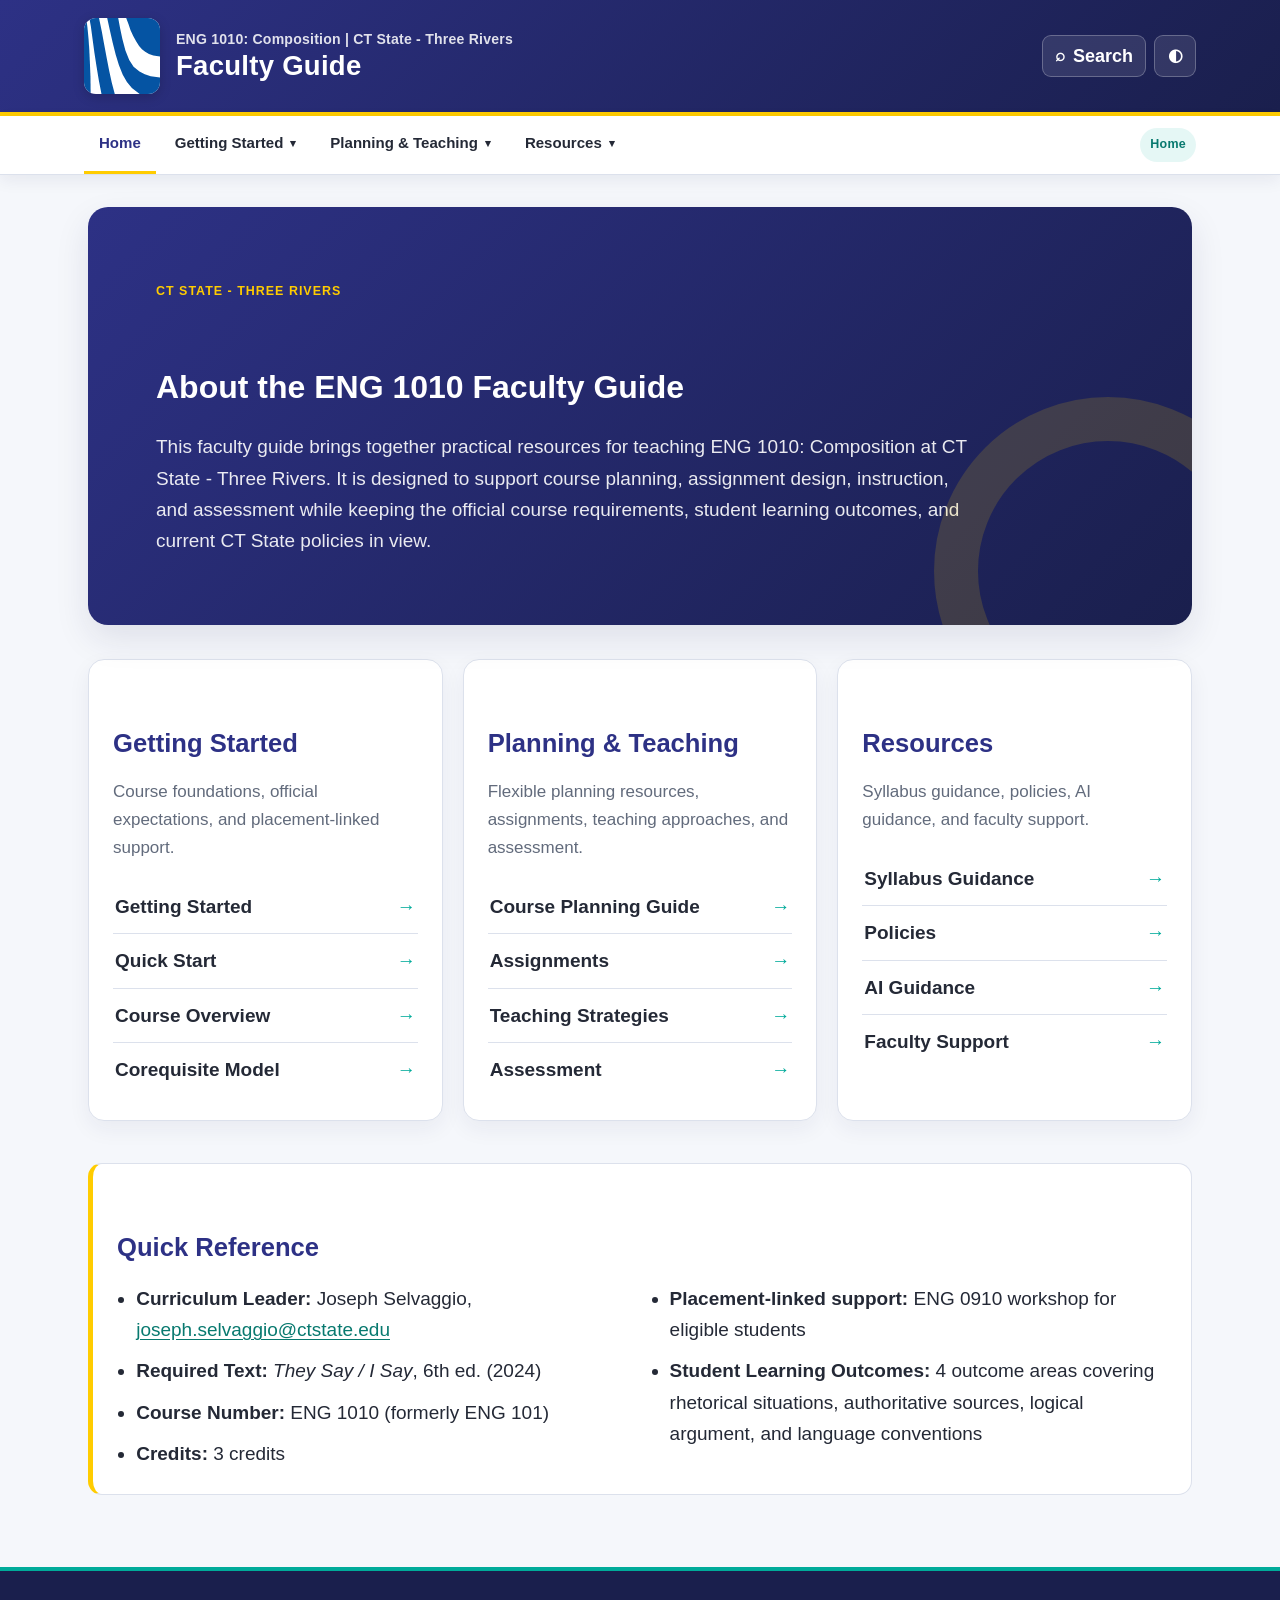
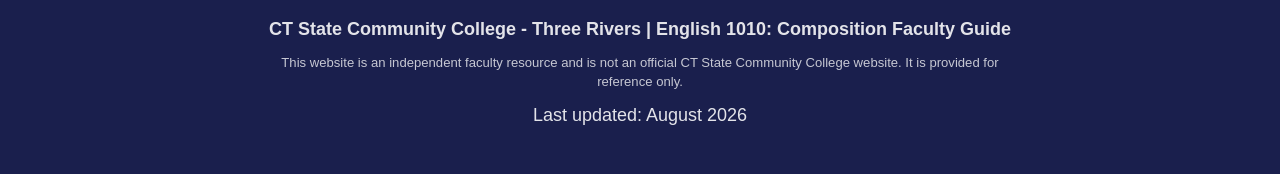
<file: index.html>
<!DOCTYPE html>

<html lang="en">
<head>
<meta charset="utf-8"/>
<meta content="width=device-width, initial-scale=1.0" name="viewport"/>
<title>Home - ENG 1010 Faculty Guide</title>
<style>
        * {
            margin: 0;
            padding: 0;
            box-sizing: border-box;
        }

        body {
            font-family: 'Helvetica Neue', Helvetica, Arial, sans-serif;
            line-height: 1.7;
            color: #333333;
            background: #f4f4f4;
            min-height: 100vh;
        }

        .container {
            max-width: 1200px;
            margin: 0 auto;
            background: white;
            box-shadow: 0 2px 12px rgba(0,0,0,0.08);
        }

        header {
            background: linear-gradient(135deg, #2D3185 0%, #1a1f4d 100%);
            color: white;
            padding: 60px 60px 50px 60px;
            border-bottom: 4px solid #FFCC00;
            display: flex;
            align-items: center;
            gap: 30px;
            position: relative;
            overflow: hidden;
        }

        header::before {
            content: '';
            position: absolute;
            top: 0;
            left: 0;
            right: 0;
            bottom: 0;
            background: linear-gradient(135deg, rgba(0, 171, 154, 0.1) 0%, rgba(255, 204, 0, 0.05) 100%);
            pointer-events: none;
        }

        .logo {
            flex-shrink: 0;
            background: rgba(255, 255, 255, 0.1);
            backdrop-filter: blur(10px);
            -webkit-backdrop-filter: blur(10px);
            border: 1px solid rgba(255, 255, 255, 0.2);
            border-radius: 12px;
            padding: 12px;
            box-shadow: 0 8px 32px rgba(0, 0, 0, 0.1);
        }

        .logo-placeholder {
            width: 80px;
            height: 80px;
            background: linear-gradient(135deg, #0057B8 0%, #003d82 100%);
            border-radius: 8px;
            display: flex;
            align-items: center;
            justify-content: center;
            font-size: 2em;
            font-weight: 700;
            color: white;
        }

        .header-content {
            max-width: 900px;
            flex-grow: 1;
            position: relative;
            z-index: 1;
        }

        h1 {
            font-size: 3.2em;
            font-weight: 700;
            margin-bottom: 12px;
            letter-spacing: 0.5px;
            text-transform: uppercase;
            text-shadow: 2px 2px 4px rgba(0, 0, 0, 0.2);
        }

        h1::after {
            content: '';
            display: block;
            width: 120px;
            height: 4px;
            background: #FFCC00;
            margin-top: 12px;
            border-radius: 2px;
        }

        .subtitle {
            font-size: 1.25em;
            color: white;
            font-weight: 300;
        }
        
        
        
        nav {
            background: rgba(45, 49, 133, 0.95);
            border-bottom: 3px solid #FFCC00;
            padding: 0;
        }

        .nav-container {
            max-width: 1200px;
            margin: 0 auto;
        }

        /* Main navigation row */
        .nav-main {
            display: flex;
            align-items: center;
            flex-wrap: wrap;
            padding: 0;
        }

        /* Home link */
        .nav-home {
            background: rgba(0, 171, 154, 0.2);
            border-right: 1px solid rgba(255,255,255,0.1);
        }

        /* All nav links */
        nav a {
            color: white;
            text-decoration: none;
            padding: 16px 20px;
            display: block;
            font-size: 0.9em;
            font-weight: 500;
            transition: background 0.3s;
            border-right: 1px solid rgba(255,255,255,0.1);
        }

        nav a:hover,
        nav a:focus {
            background: rgba(0, 171, 154, 0.3);
            outline: 2px solid #FFCC00;
            outline-offset: -2px;
        }

        nav a.active {
            background: rgba(0, 171, 154, 0.4);
            border-bottom: 3px solid #FFCC00;
            font-weight: 600;
        }

        /* Category sections - always visible */
        .nav-section {
            display: flex;
            flex-direction: column;
            border-right: 2px solid rgba(255,255,255,0.2);
        }

        .nav-section-header {
            background: rgba(0, 0, 0, 0.2);
            color: #FFCC00;
            padding: 10px 20px;
            font-size: 0.75em;
            font-weight: 700;
            text-transform: uppercase;
            letter-spacing: 0.5px;
            border-bottom: 1px solid rgba(255,255,255,0.1);
        }

        .nav-section-links {
            display: flex;
            flex-direction: column;
        }

        .nav-section-links a {
            border-right: none;
            border-bottom: 1px solid rgba(255,255,255,0.05);
            padding-left: 30px;
        }

        .nav-section-links a:last-child {
            border-bottom: none;
        }

        /* Mobile styles */
        @media (max-width: 968px) {
            .nav-main {
                flex-direction: column;
            }
            
            .nav-section {
                width: 100%;
                border-right: none;
                border-bottom: 2px solid rgba(255,255,255,0.2);
            }
            
            .nav-section-links {
                flex-direction: column;
            }
            
            nav a {
                border-right: none;
            }
        }

        @media (min-width: 969px) {
            .nav-main {
                flex-direction: row;
            }
            
            .nav-section {
                flex: 1;
            }
            
            .nav-section-links {
                flex-direction: row;
                flex-wrap: wrap;
            }
            
            .nav-section-links a {
                flex: 1 1 auto;
                min-width: 150px;
            }
        }

        

        

        

        

        

        

        

        .content {
            padding: 60px;
        }

        .welcome-section {
            text-align: center;
            padding: 40px 0 60px 0;
            border-bottom: 2px solid #f4f4f4;
        }

        .welcome-section h2 {
            font-size: 2.8em;
            color: #2D3185;
            margin-bottom: 20px;
            font-weight: 700;
            text-transform: uppercase;
        }

        .welcome-section h2::after {
            content: '';
            display: block;
            width: 80px;
            height: 4px;
            background: linear-gradient(90deg, #FFCC00 0%, #00AB9A 100%);
            margin: 15px auto 0;
        }

        .welcome-section p {
            font-size: 1.2em;
            color: #555;
            max-width: 800px;
            margin: 20px auto;
            line-height: 1.8;
        }

        .page-grid {
            display: grid;
            grid-template-columns: repeat(auto-fit, minmax(320px, 1fr));
            gap: 30px;
            margin-top: 50px;
        }

        .page-card {
            background: rgba(255, 255, 255, 0.9);
            backdrop-filter: blur(10px);
            -webkit-backdrop-filter: blur(10px);
            border: 1px solid rgba(45, 49, 133, 0.1);
            border-radius: 12px;
            padding: 30px;
            transition: all 0.3s;
            box-shadow: 0 4px 12px rgba(0, 0, 0, 0.05);
        }

        .page-card:hover {
            transform: translateY(-5px);
            box-shadow: 0 8px 24px rgba(0, 0, 0, 0.12);
            border-color: #FFCC00;
        }

        .page-card h3 {
            font-size: 1.5em;
            color: #2D3185;
            margin-bottom: 12px;
            font-weight: 600;
        }

        .page-card h3::before {
            content: '→';
            color: #FFCC00;
            margin-right: 10px;
            font-weight: 700;
        }

        .page-card p {
            color: #666;
            line-height: 1.6;
            margin-bottom: 20px;
        }

        .page-card a {
            display: inline-block;
            padding: 12px 24px;
            background: linear-gradient(135deg, #2D3185 0%, #1a1f4d 100%);
            color: white;
            text-decoration: none;
            border-radius: 6px;
            font-weight: 500;
            transition: all 0.3s;
            border: 2px solid transparent;
        }

        .page-card a:hover {
            background: linear-gradient(135deg, #00AB9A 0%, #008575 100%);
            transform: translateX(5px);
            border-color: #FFCC00;
        }

        .quick-links {
            margin-top: 60px;
            padding: 40px;
            background: linear-gradient(135deg, rgba(45, 49, 133, 0.05) 0%, rgba(0, 171, 154, 0.05) 100%);
            border-radius: 12px;
            border-left: 4px solid #FFCC00;
        }

        .quick-links h3 {
            font-size: 1.8em;
            color: #2D3185;
            margin-bottom: 20px;
            font-weight: 600;
        }

        .quick-links ul {
            list-style: none;
            display: grid;
            grid-template-columns: repeat(auto-fit, minmax(250px, 1fr));
            gap: 15px;
        }

        .quick-links li {
            padding: 12px;
            background: white;
            border-radius: 6px;
            border-left: 3px solid #00AB9A;
        }

        .quick-links li strong {
            color: #2D3185;
            display: block;
            margin-bottom: 4px;
        }

        footer {
            background: #2D3185;
            color: white;
            text-align: center;
            padding: 40px;
            border-top: 4px solid #00AB9A;
        }

        footer p {
            margin: 10px 0;
            line-height: 1.6;
            color: white;
        }

        footer p:first-child {
            font-weight: 600;
        }

        @media (max-width: 768px) {
        
        
        
        nav {
            background: rgba(45, 49, 133, 0.95);
            border-bottom: 3px solid #FFCC00;
            padding: 0;
        }

        .nav-container {
            max-width: 1200px;
            margin: 0 auto;
        }

        /* Main navigation row */
        .nav-main {
            display: flex;
            align-items: center;
            flex-wrap: wrap;
            padding: 0;
        }

        /* Home link */
        .nav-home {
            background: rgba(0, 171, 154, 0.2);
            border-right: 1px solid rgba(255,255,255,0.1);
        }

        /* All nav links */
        nav a {
            color: white;
            text-decoration: none;
            padding: 16px 20px;
            display: block;
            font-size: 0.9em;
            font-weight: 500;
            transition: background 0.3s;
            border-right: 1px solid rgba(255,255,255,0.1);
        }

        nav a:hover,
        nav a:focus {
            background: rgba(0, 171, 154, 0.3);
            outline: 2px solid #FFCC00;
            outline-offset: -2px;
        }

        nav a.active {
            background: rgba(0, 171, 154, 0.4);
            border-bottom: 3px solid #FFCC00;
            font-weight: 600;
        }

        /* Category sections - always visible */
        .nav-section {
            display: flex;
            flex-direction: column;
            border-right: 2px solid rgba(255,255,255,0.2);
        }

        .nav-section-header {
            background: rgba(0, 0, 0, 0.2);
            color: #FFCC00;
            padding: 10px 20px;
            font-size: 0.75em;
            font-weight: 700;
            text-transform: uppercase;
            letter-spacing: 0.5px;
            border-bottom: 1px solid rgba(255,255,255,0.1);
        }

        .nav-section-links {
            display: flex;
            flex-direction: column;
        }

        .nav-section-links a {
            border-right: none;
            border-bottom: 1px solid rgba(255,255,255,0.05);
            padding-left: 30px;
        }

        .nav-section-links a:last-child {
            border-bottom: none;
        }

        /* Mobile styles */
        @media (max-width: 968px) {
            .nav-main {
                flex-direction: column;
            }
            
            .nav-section {
                width: 100%;
                border-right: none;
                border-bottom: 2px solid rgba(255,255,255,0.2);
            }
            
            .nav-section-links {
                flex-direction: column;
            }
            
            nav a {
                border-right: none;
            }
        }

        @media (min-width: 969px) {
            .nav-main {
                flex-direction: row;
            }
            
            .nav-section {
                flex: 1;
            }
            
            .nav-section-links {
                flex-direction: row;
                flex-wrap: wrap;
            }
            
            .nav-section-links a {
                flex: 1 1 auto;
                min-width: 150px;
            }
        }
            .content {
                padding: 30px;
            }

            header {
                padding: 40px 30px;
                flex-direction: column;
                gap: 20px;
                text-align: center;
            }

            .logo-placeholder {
                width: 60px;
                height: 60px;
                font-size: 1.6em;
            }

            h1 {
                font-size: 2.4em;
            }

            h1::after {
                margin-left: auto;
                margin-right: auto;
            }

            .welcome-section h2 {
                font-size: 2em;
            }

            .page-grid {
                grid-template-columns: 1fr;
            }

            
        }

        @media (max-width: 500px) {
            h1 {
                font-size: 1.8em;
            }

            .welcome-section h2 {
                font-size: 1.6em;
            }

            .page-card {
                padding: 20px;
            }
        }
    
        /* Accessibility: keyboard skip link */
        .skip-link { position: absolute; left: -9999px; top: 0; z-index: 10000; padding: 12px 16px; background: #ffffff; color: #1a1f4d; font-weight: 700; border: 3px solid #FFCC00; }
        .skip-link:focus { left: 16px; top: 16px; }
</style>
<link href="assets/faculty-guide.css" rel="stylesheet"/><link href="assets/faculty-review.css" rel="stylesheet"/><script defer="defer" src="assets/faculty-guide.js"></script></head>
<body><a class="skip-link" href="#main-content">Skip to main content</a>
<div class="fg-masthead" role="banner">
<div class="fg-masthead-inner">
<a aria-label="ENG 1010 Faculty Guide Hub" class="fg-brand" href="index.html">
<img alt="" aria-hidden="true" class="fg-mark-image" src="assets/site-mark-photo.svg"/>
<span class="fg-brand-copy"><span class="fg-course-line">ENG 1010: Composition | CT State - Three Rivers</span><h1 class="fg-site-name">Faculty Guide</h1></span>
</a>
<div class="fg-actions">
<button aria-label="Search Faculty Guide" class="fg-icon-button" data-fg-search-open="" type="button"><span aria-hidden="true" class="fg-icon">⌕</span><span class="fg-action-label">Search</span></button>
<button aria-label="Use dark theme" class="fg-icon-button" data-fg-theme="" type="button"><span aria-hidden="true" class="fg-icon">◐</span></button>
<button aria-controls="faculty-guide-navigation" aria-expanded="false" class="fg-menu-button" data-fg-menu="" type="button"><span aria-hidden="true">☰</span><span>Menu</span></button>
</div>
</div>
</div>
<div class="fg-nav-wrap" id="faculty-guide-navigation">
<div aria-label="Faculty Guide" class="fg-nav" role="navigation">
<a aria-current="page" class="fg-nav-home" href="index.html">Home</a>
<div class="fg-nav-group">
<button aria-expanded="false" data-fg-group-toggle="" type="button">Getting Started<span aria-hidden="true" class="fg-chevron">▾</span></button>
<div class="fg-dropdown"><a href="getting-started.html">Getting Started</a><a href="quick-start.html">Quick Start</a><a href="course-overview.html">Course Overview</a><a href="corequisite-model.html">Corequisite Model</a></div>
</div><div class="fg-nav-group">
<button aria-expanded="false" data-fg-group-toggle="" type="button">Planning &amp; Teaching<span aria-hidden="true" class="fg-chevron">▾</span></button>
<div class="fg-dropdown"><a href="module-guide.html">Course Planning Guide</a><a href="assignments.html">Assignments</a><a href="instructional-strategies.html">Teaching Strategies</a><a href="assessment.html">Assessment</a></div>
</div><div class="fg-nav-group">
<button aria-expanded="false" data-fg-group-toggle="" type="button">Resources<span aria-hidden="true" class="fg-chevron">▾</span></button>
<div class="fg-dropdown"><a href="syllabus-templates.html">Syllabus Guidance</a><a href="policies.html">Policies</a><a href="ai-policy.html">AI Guidance</a><a href="faculty-support.html">Faculty Support</a></div>
</div>
<span class="fg-nav-spacer"></span>
<span class="fg-section-chip">Home</span>
</div>
</div>
<div aria-hidden="true" class="fg-search-backdrop" data-fg-search-backdrop="">
<div aria-label="Search Faculty Guide" aria-modal="true" class="fg-search-dialog" role="dialog">
<div class="fg-search-head">
<input aria-label="Search Faculty Guide pages" class="fg-search-input" data-fg-search-input="" placeholder="Search pages and topics…" type="search"/>
<button aria-label="Close search" class="fg-search-close" data-fg-search-close="" type="button">×</button>
</div>
<div class="fg-search-results" data-fg-search-results=""></div>
</div>
</div>
<div class="container">
<div class="content" id="main-content">
<section class="fg-hub-hero">
<span class="fg-hub-kicker">CT State - Three Rivers</span>
<h2>About the ENG 1010 Faculty Guide</h2>
<p>This faculty guide brings together practical resources for teaching ENG 1010: Composition at CT State - Three Rivers. It is designed to support course planning, assignment design, instruction, and assessment while keeping the official course requirements, student learning outcomes, and current CT State policies in view.</p>
</section>
<div class="fg-hub-grid">
<section class="fg-hub-group">
<h3>Getting Started</h3>
<p>Course foundations, official expectations, and placement-linked support.</p>
<ul class="fg-hub-links">
<li><a href="getting-started.html">Getting Started</a></li><li><a href="quick-start.html">Quick Start</a></li>
<li><a href="course-overview.html">Course Overview</a></li>
<li><a href="corequisite-model.html">Corequisite Model</a></li>
</ul>
</section>
<section class="fg-hub-group">
<h3>Planning &amp; Teaching</h3>
<p>Flexible planning resources, assignments, teaching approaches, and assessment.</p>
<ul class="fg-hub-links">
<li><a href="module-guide.html">Course Planning Guide</a></li>
<li><a href="assignments.html">Assignments</a></li>
<li><a href="instructional-strategies.html">Teaching Strategies</a></li>
<li><a href="assessment.html">Assessment</a></li>
</ul>
</section>
<section class="fg-hub-group">
<h3>Resources</h3>
<p>Syllabus guidance, policies, AI guidance, and faculty support.</p>
<ul class="fg-hub-links">
<li><a href="syllabus-templates.html">Syllabus Guidance</a></li>
<li><a href="policies.html">Policies</a></li>
<li><a href="ai-policy.html">AI Guidance</a></li>
<li><a href="faculty-support.html">Faculty Support</a></li>
</ul>
</section>
</div>
<section class="fg-quick-reference">
<h3>Quick Reference</h3>
<ul>
<li><strong>Curriculum Leader:</strong> Joseph Selvaggio, <a href="mailto:joseph.selvaggio@ctstate.edu">joseph.selvaggio@ctstate.edu</a></li>
<li><strong>Required Text:</strong> <em>They Say / I Say</em>, 6th ed. (2024)</li>
<li><strong>Course Number:</strong> ENG 1010 (formerly ENG 101)</li>
<li><strong>Credits:</strong> 3 credits</li>
<li><strong>Placement-linked support:</strong> ENG 0910 workshop for eligible students</li>
<li><strong>Student Learning Outcomes:</strong> 4 outcome areas covering rhetorical situations, authoritative sources, logical argument, and language conventions</li>
</ul>
</section>
</div>
<footer class="site-footer"><p><strong>CT State Community College - Three Rivers | English 1010: Composition Faculty Guide</strong></p><p class="fg-footer-disclaimer">This website is an independent faculty resource and is not an official CT State Community College website. It is provided for reference only.</p><p>Last updated: August 2026</p></footer>
</div>
<button aria-label="Back to top" class="fg-back-top" data-fg-back-top="" type="button">↑</button></body>
</html>
</file>
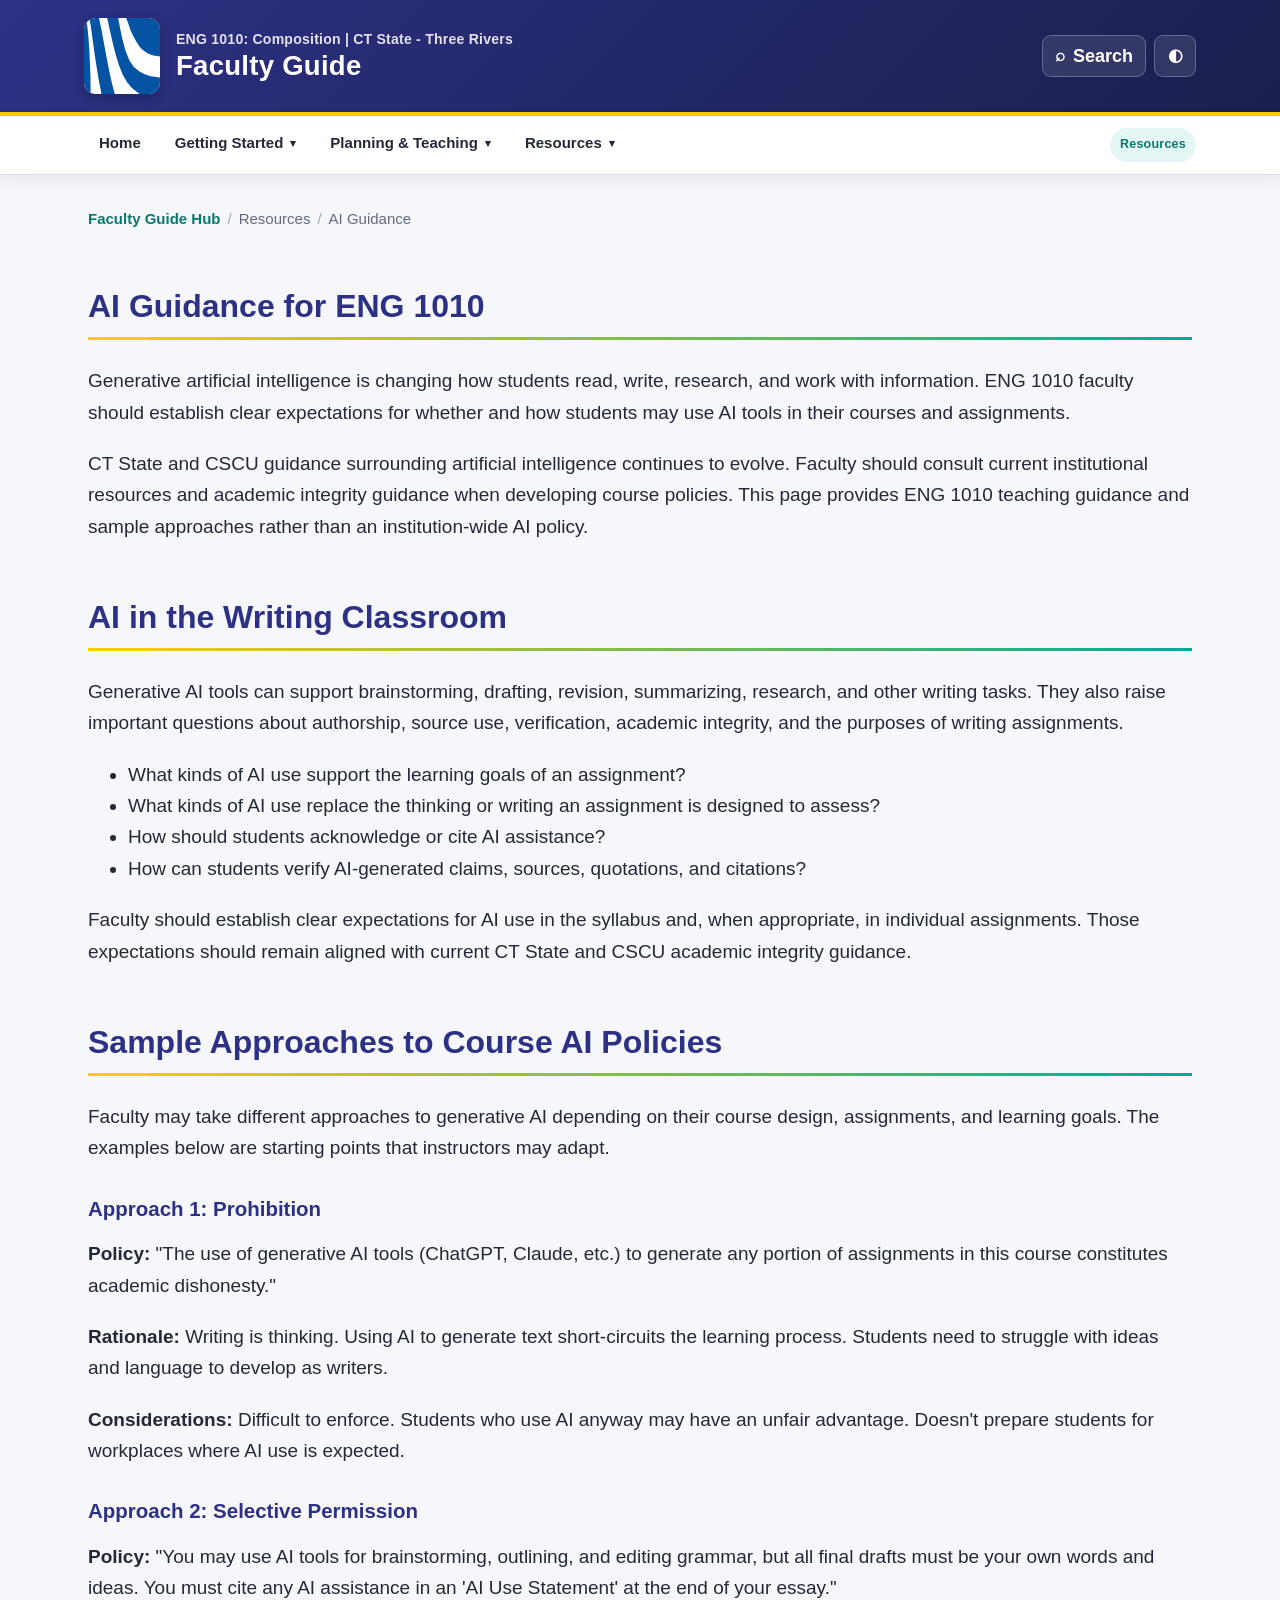
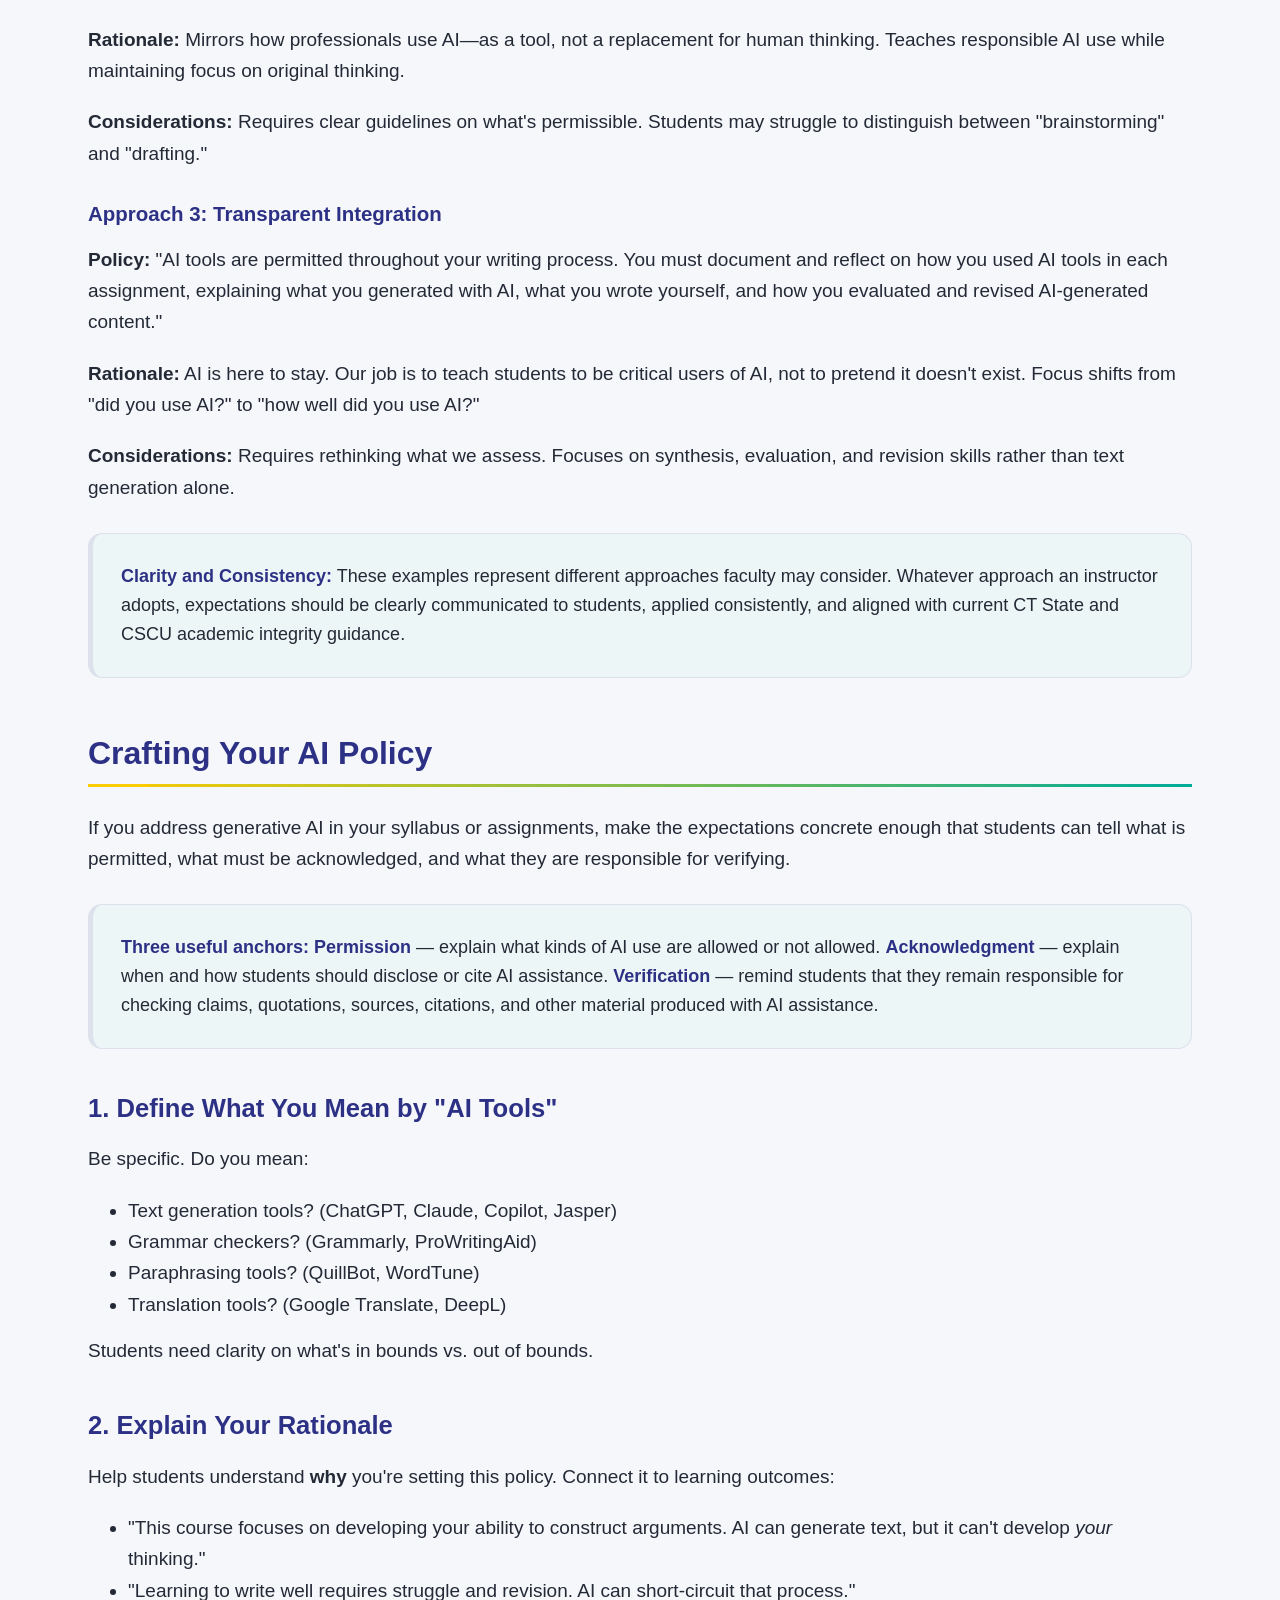
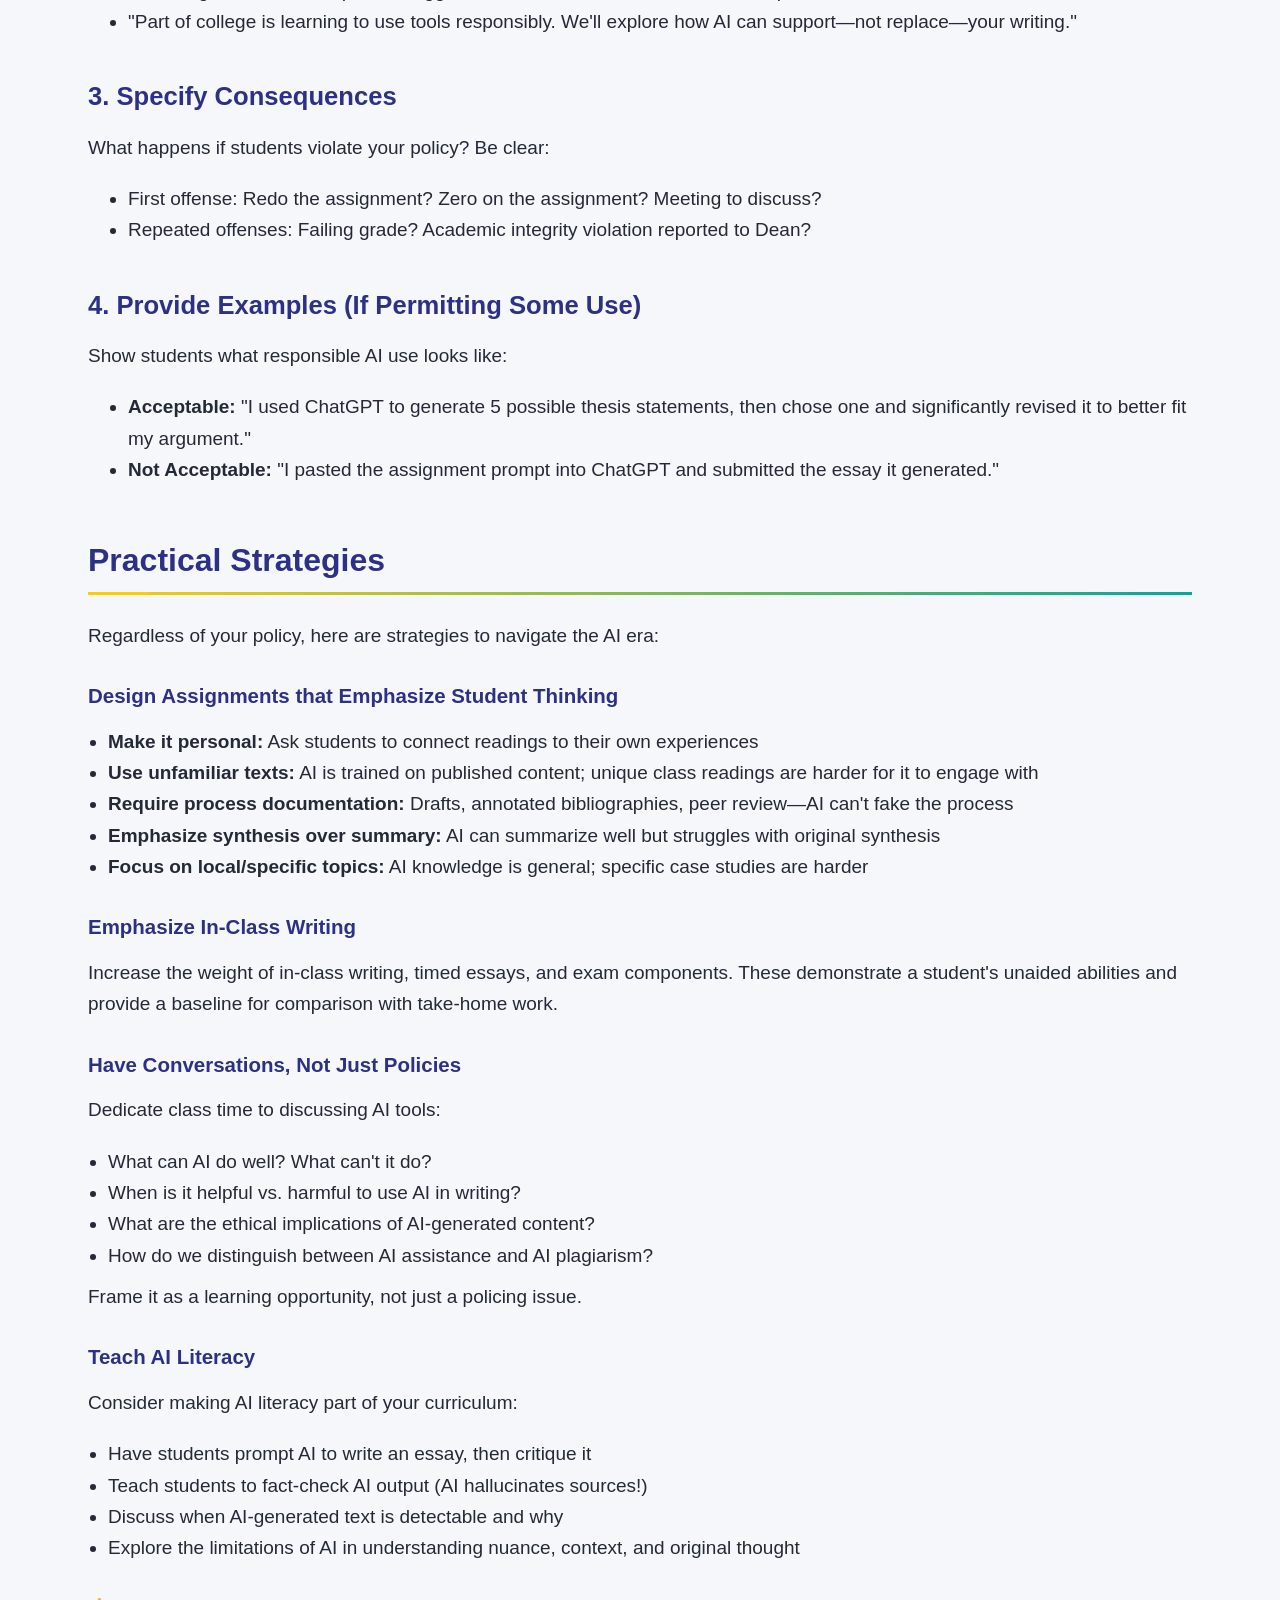
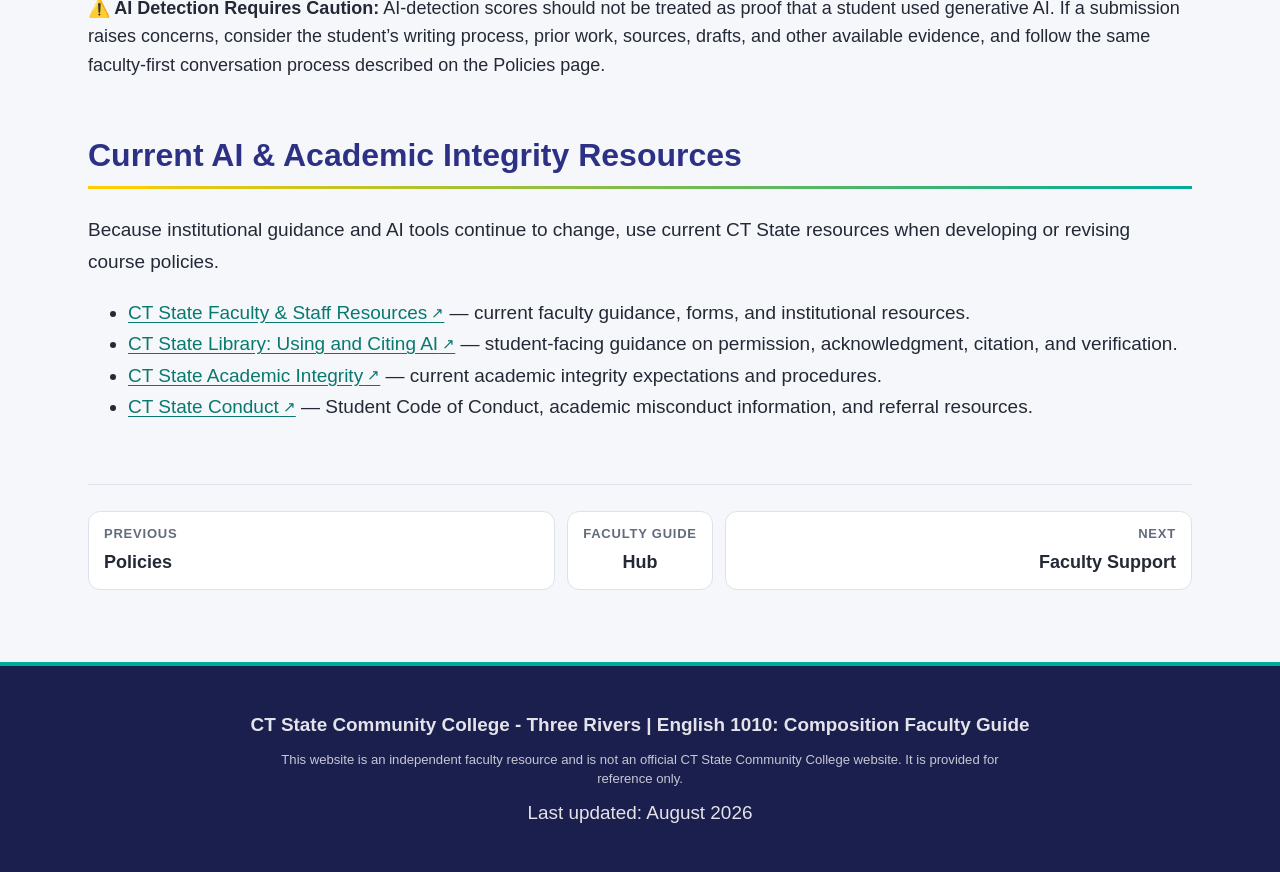
<file: ai-policy.html>
<!DOCTYPE html>

<html lang="en">
<head>
<meta charset="utf-8"/>
<meta content="width=device-width, initial-scale=1.0" name="viewport"/>
<title>Artificial Intelligence in ENG 1010 - ENG 1010 Faculty Guide</title>
<style>
        * {
            margin: 0;
            padding: 0;
            box-sizing: border-box;
        }

        body {
            font-family: 'Helvetica Neue', Helvetica, Arial, sans-serif;
            line-height: 1.7;
            color: #333333;
            background: #f4f4f4;
            min-height: 100vh;
        }

        .container {
            max-width: 1200px;
            margin: 0 auto;
            background: white;
            box-shadow: 0 2px 12px rgba(0,0,0,0.08);
        }

        header {
            background: linear-gradient(135deg, #2D3185 0%, #1a1f4d 100%);
            color: white;
            padding: 60px 60px 50px 60px;
            border-bottom: 4px solid #FFCC00;
            display: flex;
            align-items: center;
            gap: 30px;
            position: relative;
            overflow: hidden;
        }

        header::before {
            content: '';
            position: absolute;
            top: 0;
            left: 0;
            right: 0;
            bottom: 0;
            background: linear-gradient(135deg, rgba(0, 171, 154, 0.1) 0%, rgba(255, 204, 0, 0.05) 100%);
            pointer-events: none;
        }

        .logo {
            flex-shrink: 0;
            background: rgba(255, 255, 255, 0.1);
            backdrop-filter: blur(10px);
            -webkit-backdrop-filter: blur(10px);
            border: 1px solid rgba(255, 255, 255, 0.2);
            border-radius: 12px;
            padding: 12px;
            box-shadow: 0 8px 32px rgba(0, 0, 0, 0.1);
        }

        .logo-placeholder {
            width: 80px;
            height: 80px;
            background: linear-gradient(135deg, #0057B8 0%, #003d82 100%);
            border-radius: 8px;
            display: flex;
            align-items: center;
            justify-content: center;
            font-size: 2em;
            font-weight: 700;
            color: white;
        }

        .header-content {
            max-width: 900px;
            flex-grow: 1;
            position: relative;
            z-index: 1;
        }

        h1 {
            font-size: 3.2em;
            font-weight: 700;
            margin-bottom: 12px;
            letter-spacing: 0.5px;
            text-transform: uppercase;
            text-shadow: 2px 2px 4px rgba(0, 0, 0, 0.2);
        }

        h1::after {
            content: '';
            display: block;
            width: 120px;
            height: 4px;
            background: #FFCC00;
            margin-top: 12px;
            border-radius: 2px;
        }

        .subtitle {
            font-size: 1.25em;
            color: white;
            font-weight: 300;
        }
        
        
        
        nav {
            background: rgba(45, 49, 133, 0.95);
            border-bottom: 3px solid #FFCC00;
            padding: 0;
        }

        .nav-container {
            max-width: 1200px;
            margin: 0 auto;
        }

        /* Main navigation row */
        .nav-main {
            display: flex;
            align-items: center;
            flex-wrap: wrap;
            padding: 0;
        }

        /* Home link */
        .nav-home {
            background: rgba(0, 171, 154, 0.2);
            border-right: 1px solid rgba(255,255,255,0.1);
        }

        /* All nav links */
        nav a {
            color: white;
            text-decoration: none;
            padding: 16px 20px;
            display: block;
            font-size: 0.9em;
            font-weight: 500;
            transition: background 0.3s;
            border-right: 1px solid rgba(255,255,255,0.1);
        }

        nav a:hover,
        nav a:focus {
            background: rgba(0, 171, 154, 0.3);
            outline: 2px solid #FFCC00;
            outline-offset: -2px;
        }

        nav a.active {
            background: rgba(0, 171, 154, 0.4);
            border-bottom: 3px solid #FFCC00;
            font-weight: 600;
        }

        /* Category sections - always visible */
        .nav-section {
            display: flex;
            flex-direction: column;
            border-right: 2px solid rgba(255,255,255,0.2);
        }

        .nav-section-header {
            background: rgba(0, 0, 0, 0.2);
            color: #FFCC00;
            padding: 10px 20px;
            font-size: 0.75em;
            font-weight: 700;
            text-transform: uppercase;
            letter-spacing: 0.5px;
            border-bottom: 1px solid rgba(255,255,255,0.1);
        }

        .nav-section-links {
            display: flex;
            flex-direction: column;
        }

        .nav-section-links a {
            border-right: none;
            border-bottom: 1px solid rgba(255,255,255,0.05);
            padding-left: 30px;
        }

        .nav-section-links a:last-child {
            border-bottom: none;
        }

        /* Mobile styles */
        @media (max-width: 968px) {
            .nav-main {
                flex-direction: column;
            }
            
            .nav-section {
                width: 100%;
                border-right: none;
                border-bottom: 2px solid rgba(255,255,255,0.2);
            }
            
            .nav-section-links {
                flex-direction: column;
            }
            
            nav a {
                border-right: none;
            }
        }

        @media (min-width: 969px) {
            .nav-main {
                flex-direction: row;
            }
            
            .nav-section {
                flex: 1;
            }
            
            .nav-section-links {
                flex-direction: row;
                flex-wrap: wrap;
            }
            
            .nav-section-links a {
                flex: 1 1 auto;
                min-width: 150px;
            }
        }

        

        

        

        

        

        

        

        

        .content {
            padding: 60px;
        }

        h2 {
            font-size: 2.2em;
            color: #2D3185;
            margin: 60px 0 24px 0;
            font-weight: 300;
            border-bottom: 3px solid transparent;
            border-image: linear-gradient(90deg, #FFCC00 0%, #00AB9A 100%);
            border-image-slice: 1;
            padding-bottom: 12px;
            position: relative;
        }

        h2::before {
            content: '';
            position: absolute;
            left: 0;
            bottom: -3px;
            width: 60px;
            height: 3px;
            background: #FFCC00;
        }

        h2:first-of-type {
            margin-top: 0;
        }

        h3 {
            font-size: 1.6em;
            color: #2D3185;
            margin: 42px 0 18px 0;
            font-weight: 400;
        }

        p {
            margin-bottom: 20px;
            font-size: 1.05em;
            line-height: 1.7;
            color: #333333;
        }

        .welcome-box {
            background: rgba(255, 255, 255, 0.8);
            backdrop-filter: blur(10px);
            -webkit-backdrop-filter: blur(10px);
            border-left: 5px solid #FFCC00;
            border: 1px solid rgba(255, 204, 0, 0.3);
            border-left: 5px solid #FFCC00;
            padding: 40px;
            margin: 35px 0;
            border-radius: 0.375rem;
            box-shadow: 0 8px 32px rgba(0, 0, 0, 0.08);
        }

        .welcome-box p {
            margin-bottom: 16px;
        }

        .signature {
            margin-top: 28px;
            font-style: italic;
            color: #666666;
            border-top: 1px solid rgba(255, 204, 0, 0.3);
            padding-top: 24px;
        }

        .info-box {
            background: rgba(232, 245, 243, 0.6);
            backdrop-filter: blur(8px);
            -webkit-backdrop-filter: blur(8px);
            border-left: 5px solid #00AB9A;
            border: 1px solid rgba(0, 171, 154, 0.2);
            border-left: 5px solid #00AB9A;
            padding: 28px;
            margin: 28px 0;
            border-radius: 0.375rem;
            box-shadow: 0 4px 16px rgba(0, 171, 154, 0.1);
        }

        .info-box strong {
            color: #2D3185;
            font-weight: 600;
        }

        .checklist {
            background: rgba(255, 255, 255, 0.9);
            backdrop-filter: blur(10px);
            -webkit-backdrop-filter: blur(10px);
            border: 2px solid rgba(255, 204, 0, 0.3);
            padding: 40px;
            margin: 35px 0;
            border-radius: 0.375rem;
            box-shadow: 0 8px 32px rgba(0, 0, 0, 0.08);
        }

        .checklist h3 {
            margin-top: 0;
            color: #2D3185;
            border-bottom: 3px solid #FFCC00;
            padding-bottom: 12px;
            margin-bottom: 24px;
            font-weight: 400;
        }

        .checklist ol {
            padding-left: 30px;
            margin-top: 20px;
        }

        .checklist li {
            padding: 14px 0;
            font-size: 1.05em;
            line-height: 1.7;
            border-bottom: 1px solid rgba(0, 0, 0, 0.05);
            color: #333333;
        }

        .checklist li:last-child {
            border-bottom: none;
        }

        .checklist a {
            color: #00AB9A;
            text-decoration: none;
            font-weight: 500;
            border-bottom: 1px solid transparent;
            transition: all 0.2s;
        }

        .checklist a:hover {
            border-bottom: 1px solid #FFCC00;
            color: #2D3185;
        }

        .contact-box {
            background: rgba(248, 249, 250, 0.8);
            backdrop-filter: blur(8px);
            -webkit-backdrop-filter: blur(8px);
            border: 1px solid rgba(0, 171, 154, 0.2);
            border-left: 5px solid #00AB9A;
            padding: 32px;
            margin: 28px 0;
            border-radius: 0.375rem;
            box-shadow: 0 4px 16px rgba(0, 171, 154, 0.08);
        }

        .contact-box h4 {
            color: #2D3185;
            margin-bottom: 16px;
            font-weight: 400;
            font-size: 1.4em;
        }

        .contact-box h4::before {
            content: '';
            display: inline-block;
            width: 4px;
            height: 20px;
            background: #FFCC00;
            margin-right: 10px;
            vertical-align: middle;
        }

        .contact-box p {
            margin: 10px 0;
        }

        .contact-box a {
            color: #00AB9A;
            text-decoration: none;
            font-weight: 500;
            border-bottom: 1px solid transparent;
            transition: all 0.2s;
        }

        .contact-box a:hover {
            border-bottom: 1px solid #FFCC00;
            color: #2D3185;
        }

        .next-steps-list {
            list-style: none;
            padding: 0;
            margin: 28px 0;
        }

        .next-steps-list li {
            background: rgba(248, 249, 250, 0.8);
            backdrop-filter: blur(8px);
            -webkit-backdrop-filter: blur(8px);
            padding: 18px 24px;
            margin: 14px 0;
            border-left: 4px solid #00AB9A;
            border-radius: 0.375rem;
            transition: all 0.3s;
            box-shadow: 0 2px 8px rgba(0, 0, 0, 0.05);
        }

        .next-steps-list li:hover {
            background: rgba(255, 204, 0, 0.1);
            border-left: 6px solid #FFCC00;
            box-shadow: 0 4px 16px rgba(255, 204, 0, 0.2);
            transform: translateX(4px);
        }

        .next-steps-list a {
            color: #2D3185;
            text-decoration: none;
            font-weight: 500;
            font-size: 1.05em;
        }

        .next-steps-list a:hover {
            color: #00AB9A;
        }

        footer {
            background: #2D3185;
            color: white;
            text-align: center;
            padding: 40px;
            border-top: 4px solid #00AB9A;
        }

        footer p {
            margin: 10px 0;
            line-height: 1.6;
            color: white;
        }

        footer p:first-child {
            font-weight: 600;
        }

        @media (max-width: 768px) {
        
        
        
        nav {
            background: rgba(45, 49, 133, 0.95);
            border-bottom: 3px solid #FFCC00;
            padding: 0;
        }

        .nav-container {
            max-width: 1200px;
            margin: 0 auto;
        }

        /* Main navigation row */
        .nav-main {
            display: flex;
            align-items: center;
            flex-wrap: wrap;
            padding: 0;
        }

        /* Home link */
        .nav-home {
            background: rgba(0, 171, 154, 0.2);
            border-right: 1px solid rgba(255,255,255,0.1);
        }

        /* All nav links */
        nav a {
            color: white;
            text-decoration: none;
            padding: 16px 20px;
            display: block;
            font-size: 0.9em;
            font-weight: 500;
            transition: background 0.3s;
            border-right: 1px solid rgba(255,255,255,0.1);
        }

        nav a:hover,
        nav a:focus {
            background: rgba(0, 171, 154, 0.3);
            outline: 2px solid #FFCC00;
            outline-offset: -2px;
        }

        nav a.active {
            background: rgba(0, 171, 154, 0.4);
            border-bottom: 3px solid #FFCC00;
            font-weight: 600;
        }

        /* Category sections - always visible */
        .nav-section {
            display: flex;
            flex-direction: column;
            border-right: 2px solid rgba(255,255,255,0.2);
        }

        .nav-section-header {
            background: rgba(0, 0, 0, 0.2);
            color: #FFCC00;
            padding: 10px 20px;
            font-size: 0.75em;
            font-weight: 700;
            text-transform: uppercase;
            letter-spacing: 0.5px;
            border-bottom: 1px solid rgba(255,255,255,0.1);
        }

        .nav-section-links {
            display: flex;
            flex-direction: column;
        }

        .nav-section-links a {
            border-right: none;
            border-bottom: 1px solid rgba(255,255,255,0.05);
            padding-left: 30px;
        }

        .nav-section-links a:last-child {
            border-bottom: none;
        }

        /* Mobile styles */
        @media (max-width: 968px) {
            .nav-main {
                flex-direction: column;
            }
            
            .nav-section {
                width: 100%;
                border-right: none;
                border-bottom: 2px solid rgba(255,255,255,0.2);
            }
            
            .nav-section-links {
                flex-direction: column;
            }
            
            nav a {
                border-right: none;
            }
        }

        @media (min-width: 969px) {
            .nav-main {
                flex-direction: row;
            }
            
            .nav-section {
                flex: 1;
            }
            
            .nav-section-links {
                flex-direction: row;
                flex-wrap: wrap;
            }
            
            .nav-section-links a {
                flex: 1 1 auto;
                min-width: 150px;
            }
        }
            .content {
                padding: 30px;
            }

            header {
                padding: 40px 30px;
                flex-direction: column;
                gap: 20px;
                text-align: center;
            }

            .logo-placeholder {
                width: 60px;
                height: 60px;
                font-size: 1.6em;
            }

            h1 {
                font-size: 2.4em;
            }

            h1::after {
                margin-left: auto;
                margin-right: auto;
            }

        .subtitle {
            font-size: 1.25em;
            color: white;
            font-weight: 300;
        }

            h2 {
                font-size: 1.8em;
            }

            

            .checklist, .welcome-box, .contact-box {
                padding: 25px;
            }
        }

        @media (max-width: 500px) {
            header {
                padding: 30px 20px;
            }

            .logo-placeholder {
                width: 50px;
                height: 50px;
                font-size: 1.4em;
            }
        
        
        
        nav {
            background: rgba(45, 49, 133, 0.95);
            border-bottom: 3px solid #FFCC00;
            padding: 0;
        }

        .nav-container {
            max-width: 1200px;
            margin: 0 auto;
        }

        /* Main navigation row */
        .nav-main {
            display: flex;
            align-items: center;
            flex-wrap: wrap;
            padding: 0;
        }

        /* Home link */
        .nav-home {
            background: rgba(0, 171, 154, 0.2);
            border-right: 1px solid rgba(255,255,255,0.1);
        }

        /* All nav links */
        nav a {
            color: white;
            text-decoration: none;
            padding: 16px 20px;
            display: block;
            font-size: 0.9em;
            font-weight: 500;
            transition: background 0.3s;
            border-right: 1px solid rgba(255,255,255,0.1);
        }

        nav a:hover,
        nav a:focus {
            background: rgba(0, 171, 154, 0.3);
            outline: 2px solid #FFCC00;
            outline-offset: -2px;
        }

        nav a.active {
            background: rgba(0, 171, 154, 0.4);
            border-bottom: 3px solid #FFCC00;
            font-weight: 600;
        }

        /* Category sections - always visible */
        .nav-section {
            display: flex;
            flex-direction: column;
            border-right: 2px solid rgba(255,255,255,0.2);
        }

        .nav-section-header {
            background: rgba(0, 0, 0, 0.2);
            color: #FFCC00;
            padding: 10px 20px;
            font-size: 0.75em;
            font-weight: 700;
            text-transform: uppercase;
            letter-spacing: 0.5px;
            border-bottom: 1px solid rgba(255,255,255,0.1);
        }

        .nav-section-links {
            display: flex;
            flex-direction: column;
        }

        .nav-section-links a {
            border-right: none;
            border-bottom: 1px solid rgba(255,255,255,0.05);
            padding-left: 30px;
        }

        .nav-section-links a:last-child {
            border-bottom: none;
        }

        /* Mobile styles */
        @media (max-width: 968px) {
            .nav-main {
                flex-direction: column;
            }
            
            .nav-section {
                width: 100%;
                border-right: none;
                border-bottom: 2px solid rgba(255,255,255,0.2);
            }
            
            .nav-section-links {
                flex-direction: column;
            }
            
            nav a {
                border-right: none;
            }
        }

        @media (min-width: 969px) {
            .nav-main {
                flex-direction: row;
            }
            
            .nav-section {
                flex: 1;
            }
            
            .nav-section-links {
                flex-direction: row;
                flex-wrap: wrap;
            }
            
            .nav-section-links a {
                flex: 1 1 auto;
                min-width: 150px;
            }
        }

            .content {
                padding: 20px;
            }

            h1 {
                font-size: 1.8em;
            }

            h2 {
                font-size: 1.5em;
            }

            
        }
    
        /* Accessibility: keyboard skip link */
        .skip-link { position: absolute; left: -9999px; top: 0; z-index: 10000; padding: 12px 16px; background: #ffffff; color: #1a1f4d; font-weight: 700; border: 3px solid #FFCC00; }
        .skip-link:focus { left: 16px; top: 16px; }
</style>
<style id="publication-spacing">
.content p, main p { margin-bottom: 20px; }
.content h2, main h2 { margin-top: 60px; margin-bottom: 24px; }
.content h3, main h3 { margin-top: 42px; margin-bottom: 18px; }
.info-box, .warning-box, .tip-box, .highlight-box, .resource-box, .contact-card, .checklist-box { margin-top: 30px; margin-bottom: 30px; }
</style><link href="assets/faculty-guide.css" rel="stylesheet"/><link href="assets/faculty-review.css" rel="stylesheet"/><script defer="defer" src="assets/faculty-guide.js"></script></head>
<body><a class="skip-link" href="#main-content">Skip to main content</a>
<div class="fg-masthead" role="banner">
<div class="fg-masthead-inner">
<a aria-label="ENG 1010 Faculty Guide Hub" class="fg-brand" href="index.html">
<img alt="" aria-hidden="true" class="fg-mark-image" src="assets/site-mark-photo.svg"/>
<span class="fg-brand-copy"><span class="fg-course-line">ENG 1010: Composition | CT State - Three Rivers</span><h1 class="fg-site-name">Faculty Guide</h1></span>
</a>
<div class="fg-actions">
<button aria-label="Search Faculty Guide" class="fg-icon-button" data-fg-search-open="" type="button"><span aria-hidden="true" class="fg-icon">⌕</span><span class="fg-action-label">Search</span></button>
<button aria-label="Use dark theme" class="fg-icon-button" data-fg-theme="" type="button"><span aria-hidden="true" class="fg-icon">◐</span></button>
<button aria-controls="faculty-guide-navigation" aria-expanded="false" class="fg-menu-button" data-fg-menu="" type="button"><span aria-hidden="true">☰</span><span>Menu</span></button>
</div>
</div>
</div>
<div class="fg-nav-wrap" id="faculty-guide-navigation">
<div aria-label="Faculty Guide" class="fg-nav" role="navigation">
<a class="fg-nav-home" href="index.html">Home</a>
<div class="fg-nav-group">
<button aria-expanded="false" data-fg-group-toggle="" type="button">Getting Started<span aria-hidden="true" class="fg-chevron">▾</span></button>
<div class="fg-dropdown"><a href="getting-started.html">Getting Started</a><a href="quick-start.html">Quick Start</a><a href="course-overview.html">Course Overview</a><a href="corequisite-model.html">Corequisite Model</a></div>
</div><div class="fg-nav-group">
<button aria-expanded="false" data-fg-group-toggle="" type="button">Planning &amp; Teaching<span aria-hidden="true" class="fg-chevron">▾</span></button>
<div class="fg-dropdown"><a href="module-guide.html">Course Planning Guide</a><a href="assignments.html">Assignments</a><a href="instructional-strategies.html">Teaching Strategies</a><a href="assessment.html">Assessment</a></div>
</div><div class="fg-nav-group">
<button aria-expanded="false" data-fg-group-toggle="" type="button">Resources<span aria-hidden="true" class="fg-chevron">▾</span></button>
<div class="fg-dropdown"><a href="syllabus-templates.html">Syllabus Guidance</a><a href="policies.html">Policies</a><a aria-current="page" href="ai-policy.html">AI Guidance</a><a href="faculty-support.html">Faculty Support</a></div>
</div>
<span class="fg-nav-spacer"></span>
<span class="fg-section-chip">Resources</span>
</div>
</div>
<div aria-hidden="true" class="fg-search-backdrop" data-fg-search-backdrop="">
<div aria-label="Search Faculty Guide" aria-modal="true" class="fg-search-dialog" role="dialog">
<div class="fg-search-head">
<input aria-label="Search Faculty Guide pages" class="fg-search-input" data-fg-search-input="" placeholder="Search pages and topics…" type="search"/>
<button aria-label="Close search" class="fg-search-close" data-fg-search-close="" type="button">×</button>
</div>
<div class="fg-search-results" data-fg-search-results=""></div>
</div>
</div>
<div class="container">
<div class="content" id="main-content"><div aria-label="Breadcrumb" class="fg-breadcrumb"><a href="index.html">Faculty Guide Hub</a><span aria-hidden="true" class="fg-breadcrumb-sep">/</span><span>Resources</span><span aria-hidden="true" class="fg-breadcrumb-sep">/</span><span>AI Guidance</span></div>
<div class="alert-banner">
<h2>AI Guidance for ENG 1010</h2>
<p>Generative artificial intelligence is changing how students read, write, research, and work with information. ENG 1010 faculty should establish clear expectations for whether and how students may use AI tools in their courses and assignments.</p>
<p style="margin-top: 15px;">CT State and CSCU guidance surrounding artificial intelligence continues to evolve. Faculty should consult current institutional resources and academic integrity guidance when developing course policies. This page provides ENG 1010 teaching guidance and sample approaches rather than an institution-wide AI policy.</p>
</div>
<div class="section">
<h2>AI in the Writing Classroom</h2>
<p>Generative AI tools can support brainstorming, drafting, revision, summarizing, research, and other writing tasks. They also raise important questions about authorship, source use, verification, academic integrity, and the purposes of writing assignments.</p>
<ul style="padding-left: 40px; margin: 20px 0;">
<li>What kinds of AI use support the learning goals of an assignment?</li>
<li>What kinds of AI use replace the thinking or writing an assignment is designed to assess?</li>
<li>How should students acknowledge or cite AI assistance?</li>
<li>How can students verify AI-generated claims, sources, quotations, and citations?</li>
</ul>
<p>Faculty should establish clear expectations for AI use in the syllabus and, when appropriate, in individual assignments. Those expectations should remain aligned with current CT State and CSCU academic integrity guidance.</p>
</div>
<div class="section">
<h2>Sample Approaches to Course AI Policies</h2>
<p>Faculty may take different approaches to generative AI depending on their course design, assignments, and learning goals. The examples below are starting points that instructors may adapt.</p>
<div class="strategy-box">
<h4>Approach 1: Prohibition</h4>
<p><strong>Policy:</strong> "The use of generative AI tools (ChatGPT, Claude, etc.) to generate any portion of assignments in this course constitutes academic dishonesty."</p>
<p style="margin-top: 10px;"><strong>Rationale:</strong> Writing is thinking. Using AI to generate text short-circuits the learning process. Students need to struggle with ideas and language to develop as writers.</p>
<p style="margin-top: 10px;"><strong>Considerations:</strong> Difficult to enforce. Students who use AI anyway may have an unfair advantage. Doesn't prepare students for workplaces where AI use is expected.</p>
</div>
<div class="strategy-box">
<h4>Approach 2: Selective Permission</h4>
<p><strong>Policy:</strong> "You may use AI tools for brainstorming, outlining, and editing grammar, but all final drafts must be your own words and ideas. You must cite any AI assistance in an 'AI Use Statement' at the end of your essay."</p>
<p style="margin-top: 10px;"><strong>Rationale:</strong> Mirrors how professionals use AI—as a tool, not a replacement for human thinking. Teaches responsible AI use while maintaining focus on original thinking.</p>
<p style="margin-top: 10px;"><strong>Considerations:</strong> Requires clear guidelines on what's permissible. Students may struggle to distinguish between "brainstorming" and "drafting."</p>
</div>
<div class="strategy-box">
<h4>Approach 3: Transparent Integration</h4>
<p><strong>Policy:</strong> "AI tools are permitted throughout your writing process. You must document and reflect on how you used AI tools in each assignment, explaining what you generated with AI, what you wrote yourself, and how you evaluated and revised AI-generated content."</p>
<p style="margin-top: 10px;"><strong>Rationale:</strong> AI is here to stay. Our job is to teach students to be critical users of AI, not to pretend it doesn't exist. Focus shifts from "did you use AI?" to "how well did you use AI?"</p>
<p style="margin-top: 10px;"><strong>Considerations:</strong> Requires rethinking what we assess. Focuses on synthesis, evaluation, and revision skills rather than text generation alone.</p>
</div>
<div class="info-box">
<strong>Clarity and Consistency:</strong> These examples represent different approaches faculty may consider. Whatever approach an instructor adopts, expectations should be clearly communicated to students, applied consistently, and aligned with current CT State and CSCU academic integrity guidance.
</div>
</div>
<div class="section">
<h2>Crafting Your AI Policy</h2>
<p>If you address generative AI in your syllabus or assignments, make the expectations concrete enough that students can tell what is permitted, what must be acknowledged, and what they are responsible for verifying.</p><div class="info-box">
<strong>Three useful anchors:</strong> <strong>Permission</strong> — explain what kinds of AI use are allowed or not allowed. <strong>Acknowledgment</strong> — explain when and how students should disclose or cite AI assistance. <strong>Verification</strong> — remind students that they remain responsible for checking claims, quotations, sources, citations, and other material produced with AI assistance.
</div>
<h3>1. Define What You Mean by "AI Tools"</h3>
<p>Be specific. Do you mean:</p>
<ul style="padding-left: 40px; margin: 15px 0;">
<li>Text generation tools? (ChatGPT, Claude, Copilot, Jasper)</li>
<li>Grammar checkers? (Grammarly, ProWritingAid)</li>
<li>Paraphrasing tools? (QuillBot, WordTune)</li>
<li>Translation tools? (Google Translate, DeepL)</li>
</ul>
<p>Students need clarity on what's in bounds vs. out of bounds.</p>
<h3>2. Explain Your Rationale</h3>
<p>Help students understand <strong>why</strong> you're setting this policy. Connect it to learning outcomes:</p>
<ul style="padding-left: 40px; margin: 15px 0;">
<li>"This course focuses on developing your ability to construct arguments. AI can generate text, but it can't develop <em>your</em> thinking."</li>
<li>"Learning to write well requires struggle and revision. AI can short-circuit that process."</li>
<li>"Part of college is learning to use tools responsibly. We'll explore how AI can support—not replace—your writing."</li>
</ul>
<h3>3. Specify Consequences</h3>
<p>What happens if students violate your policy? Be clear:</p>
<ul style="padding-left: 40px; margin: 15px 0;">
<li>First offense: Redo the assignment? Zero on the assignment? Meeting to discuss?</li>
<li>Repeated offenses: Failing grade? Academic integrity violation reported to Dean?</li>
</ul>
<h3>4. Provide Examples (If Permitting Some Use)</h3>
<p>Show students what responsible AI use looks like:</p>
<ul style="padding-left: 40px; margin: 15px 0;">
<li><strong>Acceptable:</strong> "I used ChatGPT to generate 5 possible thesis statements, then chose one and significantly revised it to better fit my argument."</li>
<li><strong>Not Acceptable:</strong> "I pasted the assignment prompt into ChatGPT and submitted the essay it generated."</li>
</ul>
</div>
<div class="section">
<h2>Practical Strategies</h2>
<p>Regardless of your policy, here are strategies to navigate the AI era:</p>
<div class="strategy-box">
<h4>Design Assignments that Emphasize Student Thinking</h4>
<ul style="padding-left: 20px; margin-top: 10px;">
<li><strong>Make it personal:</strong> Ask students to connect readings to their own experiences</li>
<li><strong>Use unfamiliar texts:</strong> AI is trained on published content; unique class readings are harder for it to engage with</li>
<li><strong>Require process documentation:</strong> Drafts, annotated bibliographies, peer review—AI can't fake the process</li>
<li><strong>Emphasize synthesis over summary:</strong> AI can summarize well but struggles with original synthesis</li>
<li><strong>Focus on local/specific topics:</strong> AI knowledge is general; specific case studies are harder</li>
</ul>
</div>
<div class="strategy-box">
<h4>Emphasize In-Class Writing</h4>
<p>Increase the weight of in-class writing, timed essays, and exam components. These demonstrate a student's unaided abilities and provide a baseline for comparison with take-home work.</p>
</div>
<div class="strategy-box">
<h4>Have Conversations, Not Just Policies</h4>
<p>Dedicate class time to discussing AI tools:</p>
<ul style="padding-left: 20px; margin-top: 10px;">
<li>What can AI do well? What can't it do?</li>
<li>When is it helpful vs. harmful to use AI in writing?</li>
<li>What are the ethical implications of AI-generated content?</li>
<li>How do we distinguish between AI assistance and AI plagiarism?</li>
</ul>
<p style="margin-top: 10px;">Frame it as a learning opportunity, not just a policing issue.</p>
</div>
<div class="strategy-box">
<h4>Teach AI Literacy</h4>
<p>Consider making AI literacy part of your curriculum:</p>
<ul style="padding-left: 20px; margin-top: 10px;">
<li>Have students prompt AI to write an essay, then critique it</li>
<li>Teach students to fact-check AI output (AI hallucinates sources!)</li>
<li>Discuss when AI-generated text is detectable and why</li>
<li>Explore the limitations of AI in understanding nuance, context, and original thought</li>
</ul>
</div>
<div class="warning-box">
<strong>⚠️ AI Detection Requires Caution:</strong> AI-detection scores should not be treated as proof that a student used generative AI. If a submission raises concerns, consider the student’s writing process, prior work, sources, drafts, and other available evidence, and follow the same faculty-first conversation process described on the Policies page.
</div>
</div>
<div class="section">
<h2>Current AI &amp; Academic Integrity Resources</h2>
<p>Because institutional guidance and AI tools continue to change, use current CT State resources when developing or revising course policies.</p>
<ul style="padding-left: 40px; margin: 20px 0;">
<li><a href="https://ctstate.edu/for-you/faculty-staff" rel="noopener noreferrer" target="_blank">CT State Faculty &amp; Staff Resources</a> — current faculty guidance, forms, and institutional resources.</li>
<li><a href="https://library.ctstate.edu/c.php?g=1406992&amp;p=10656285" rel="noopener noreferrer" target="_blank">CT State Library: Using and Citing AI</a> — student-facing guidance on permission, acknowledgment, citation, and verification.</li>
<li><a href="https://catalog.ctstate.edu/academic-policies-procedures/expectation-academic-integrity/" rel="noopener noreferrer" target="_blank">CT State Academic Integrity</a> — current academic integrity expectations and procedures.</li>
<li><a href="https://ctstate.edu/conduct" rel="noopener noreferrer" target="_blank">CT State Conduct</a> — Student Code of Conduct, academic misconduct information, and referral resources.</li>
</ul>
</div>
<div aria-label="Faculty Guide page navigation" class="fg-page-nav"><a class="fg-prev" href="policies.html"><span class="fg-page-nav-label">Previous</span><span class="fg-page-nav-title">Policies</span></a><a class="fg-hub-link" href="index.html"><span class="fg-page-nav-label">Faculty Guide</span><span class="fg-page-nav-title">Hub</span></a><a class="fg-next" href="faculty-support.html"><span class="fg-page-nav-label">Next</span><span class="fg-page-nav-title">Faculty Support</span></a></div></div>
<footer class="site-footer"><p><strong>CT State Community College - Three Rivers | English 1010: Composition Faculty Guide</strong></p><p class="fg-footer-disclaimer">This website is an independent faculty resource and is not an official CT State Community College website. It is provided for reference only.</p><p>Last updated: August 2026</p></footer></div><button aria-label="Back to top" class="fg-back-top" data-fg-back-top="" type="button">↑</button></body></html>
</file>
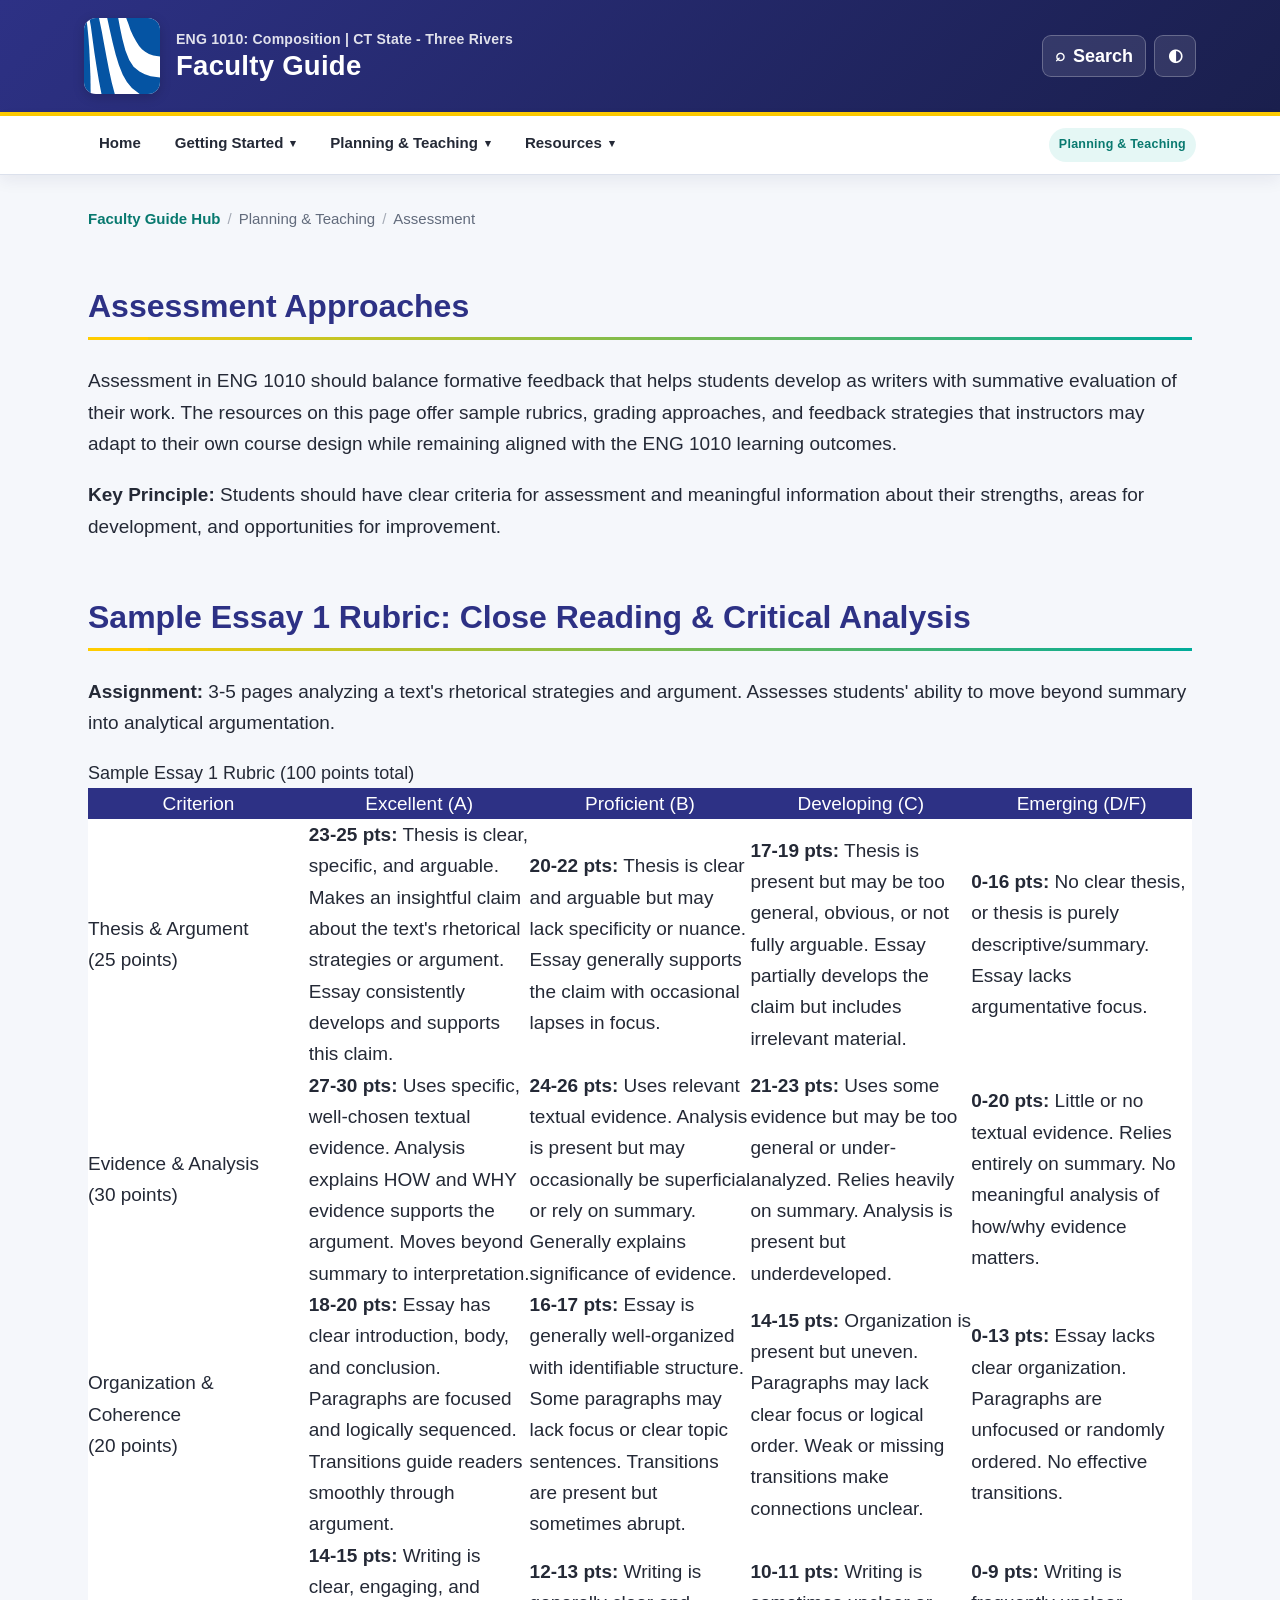
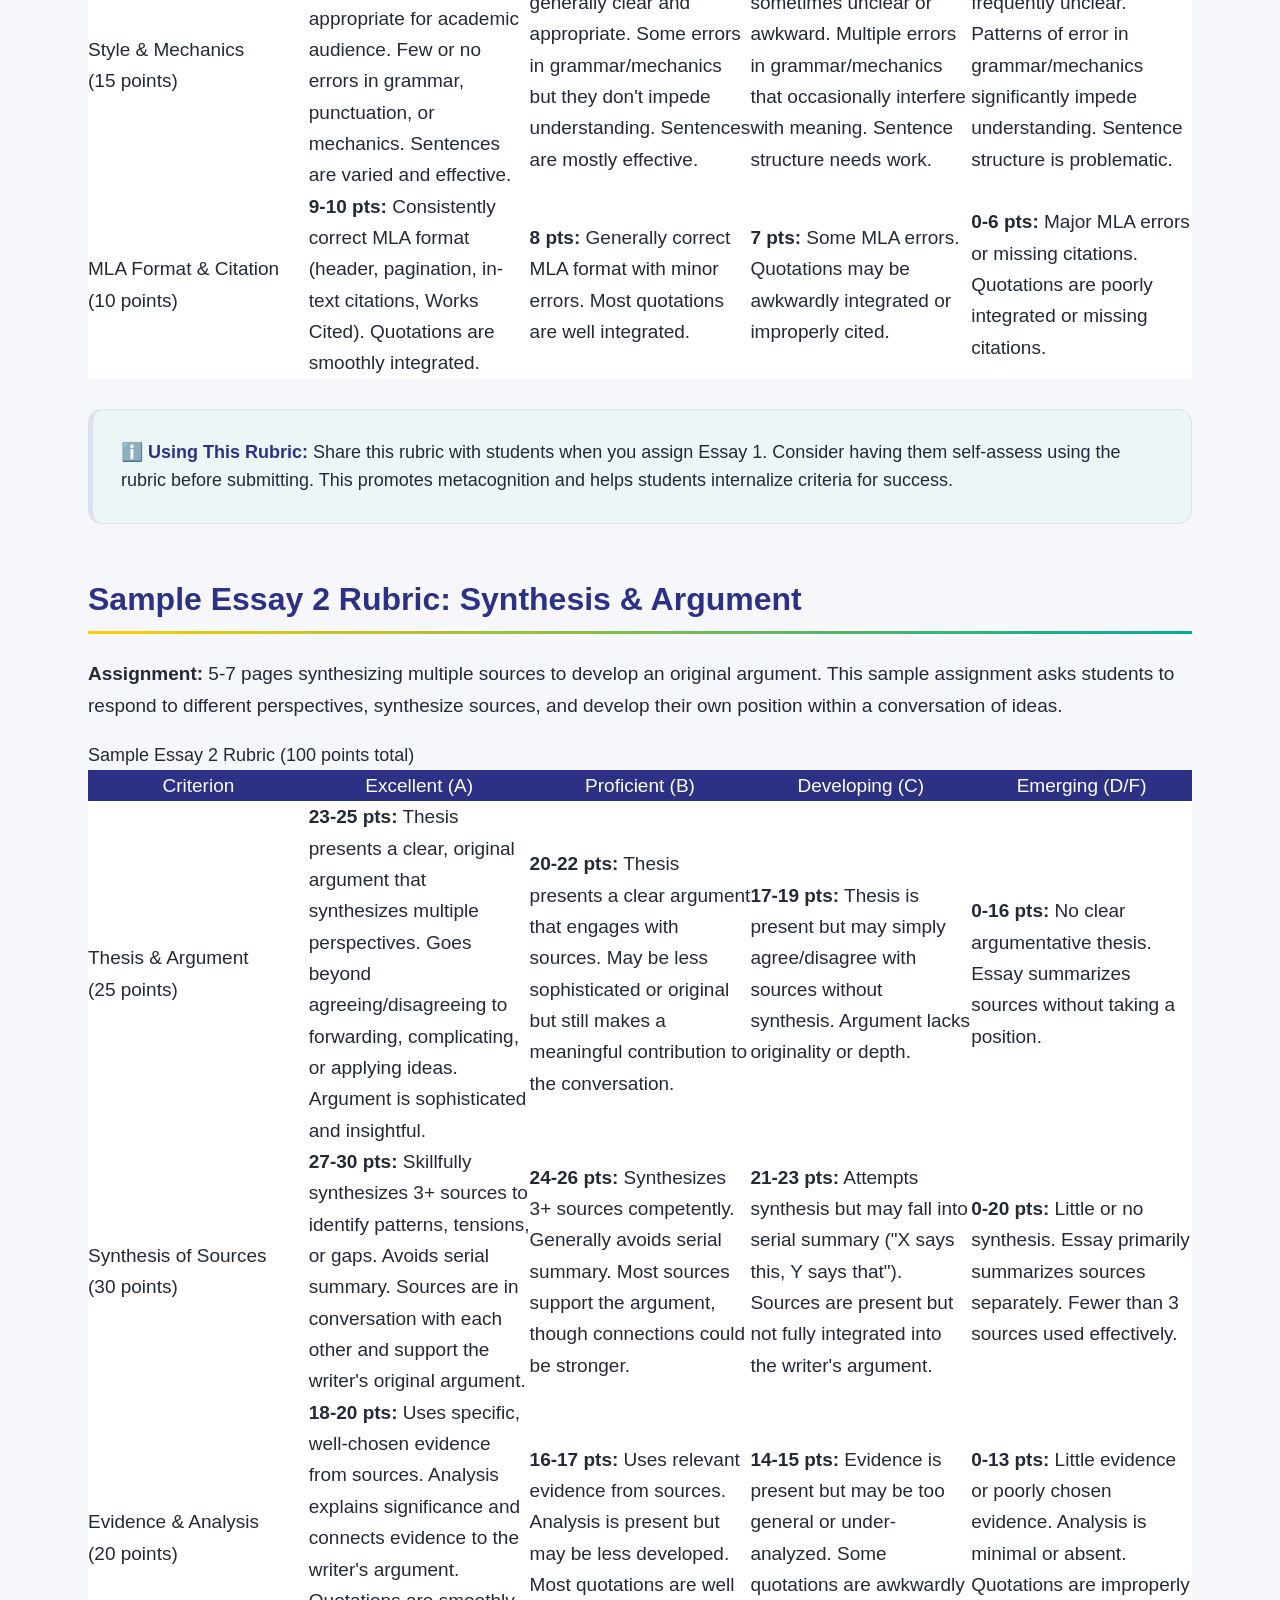
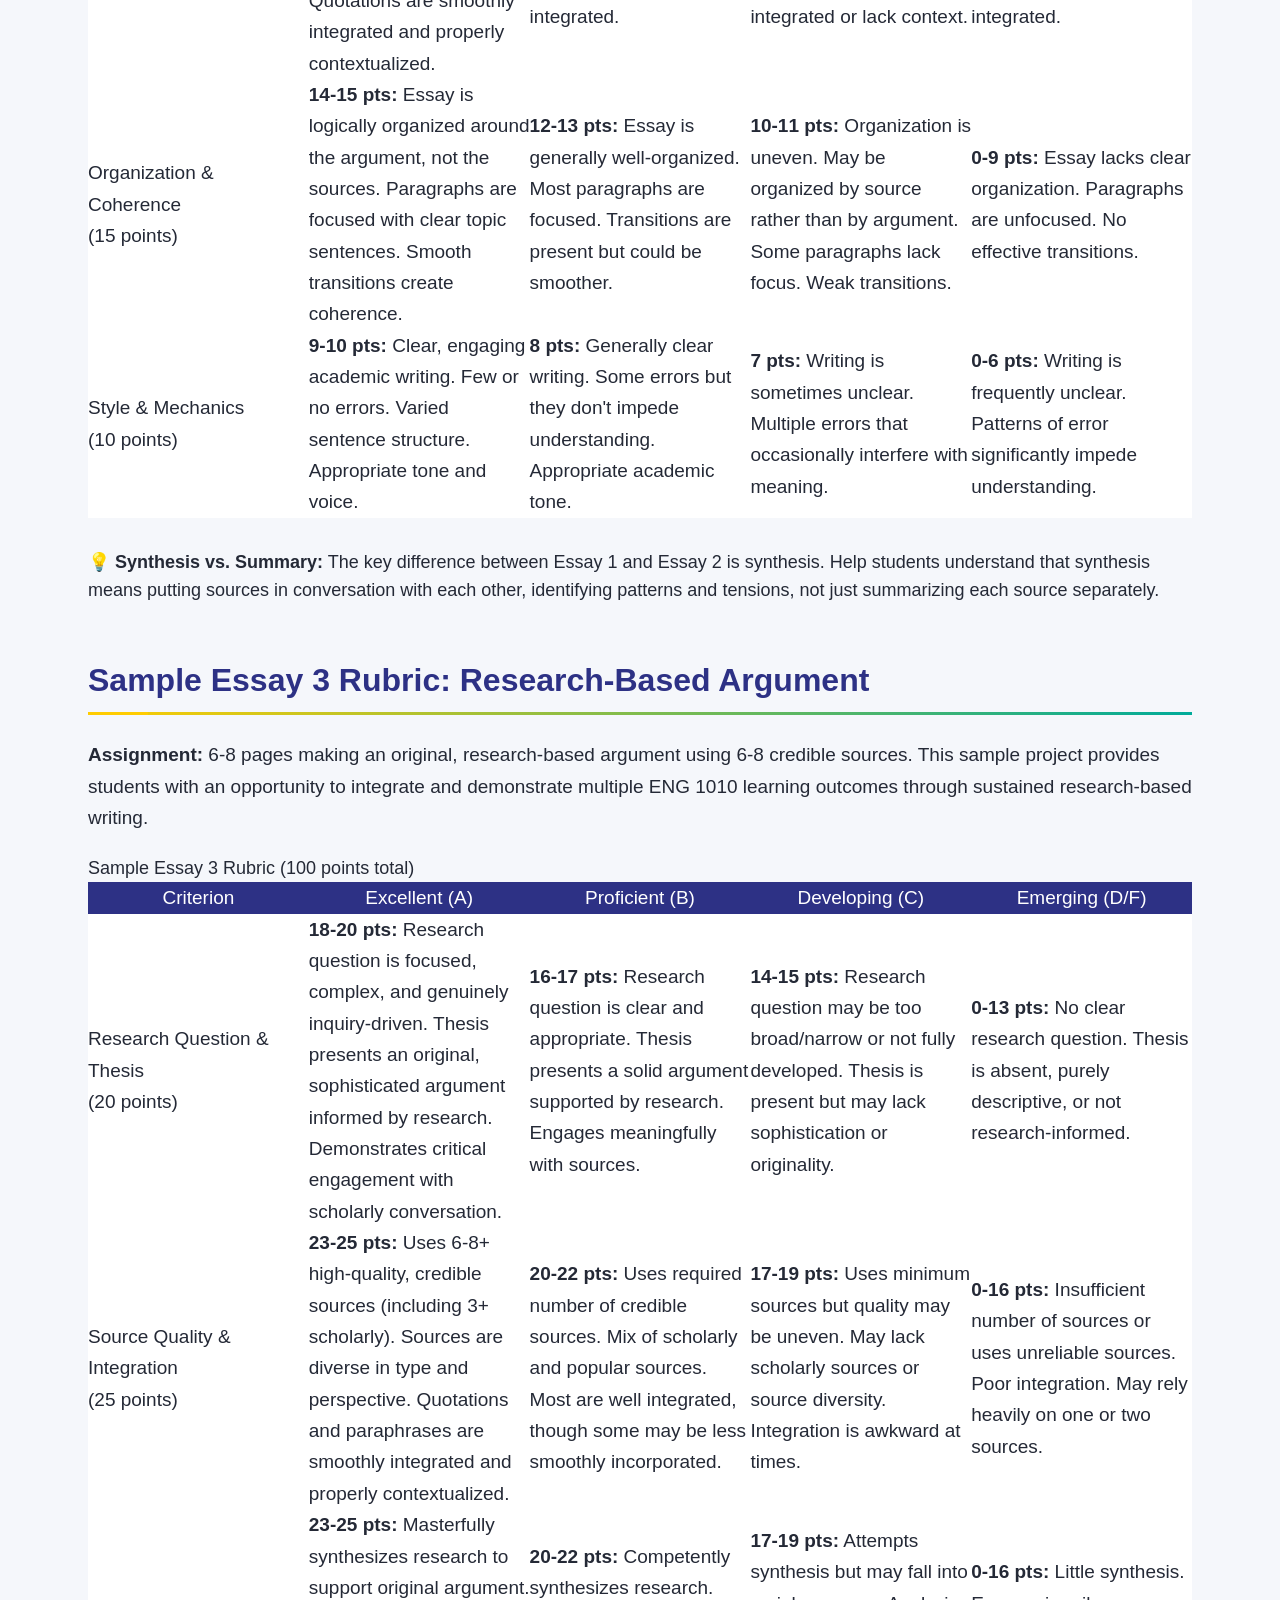
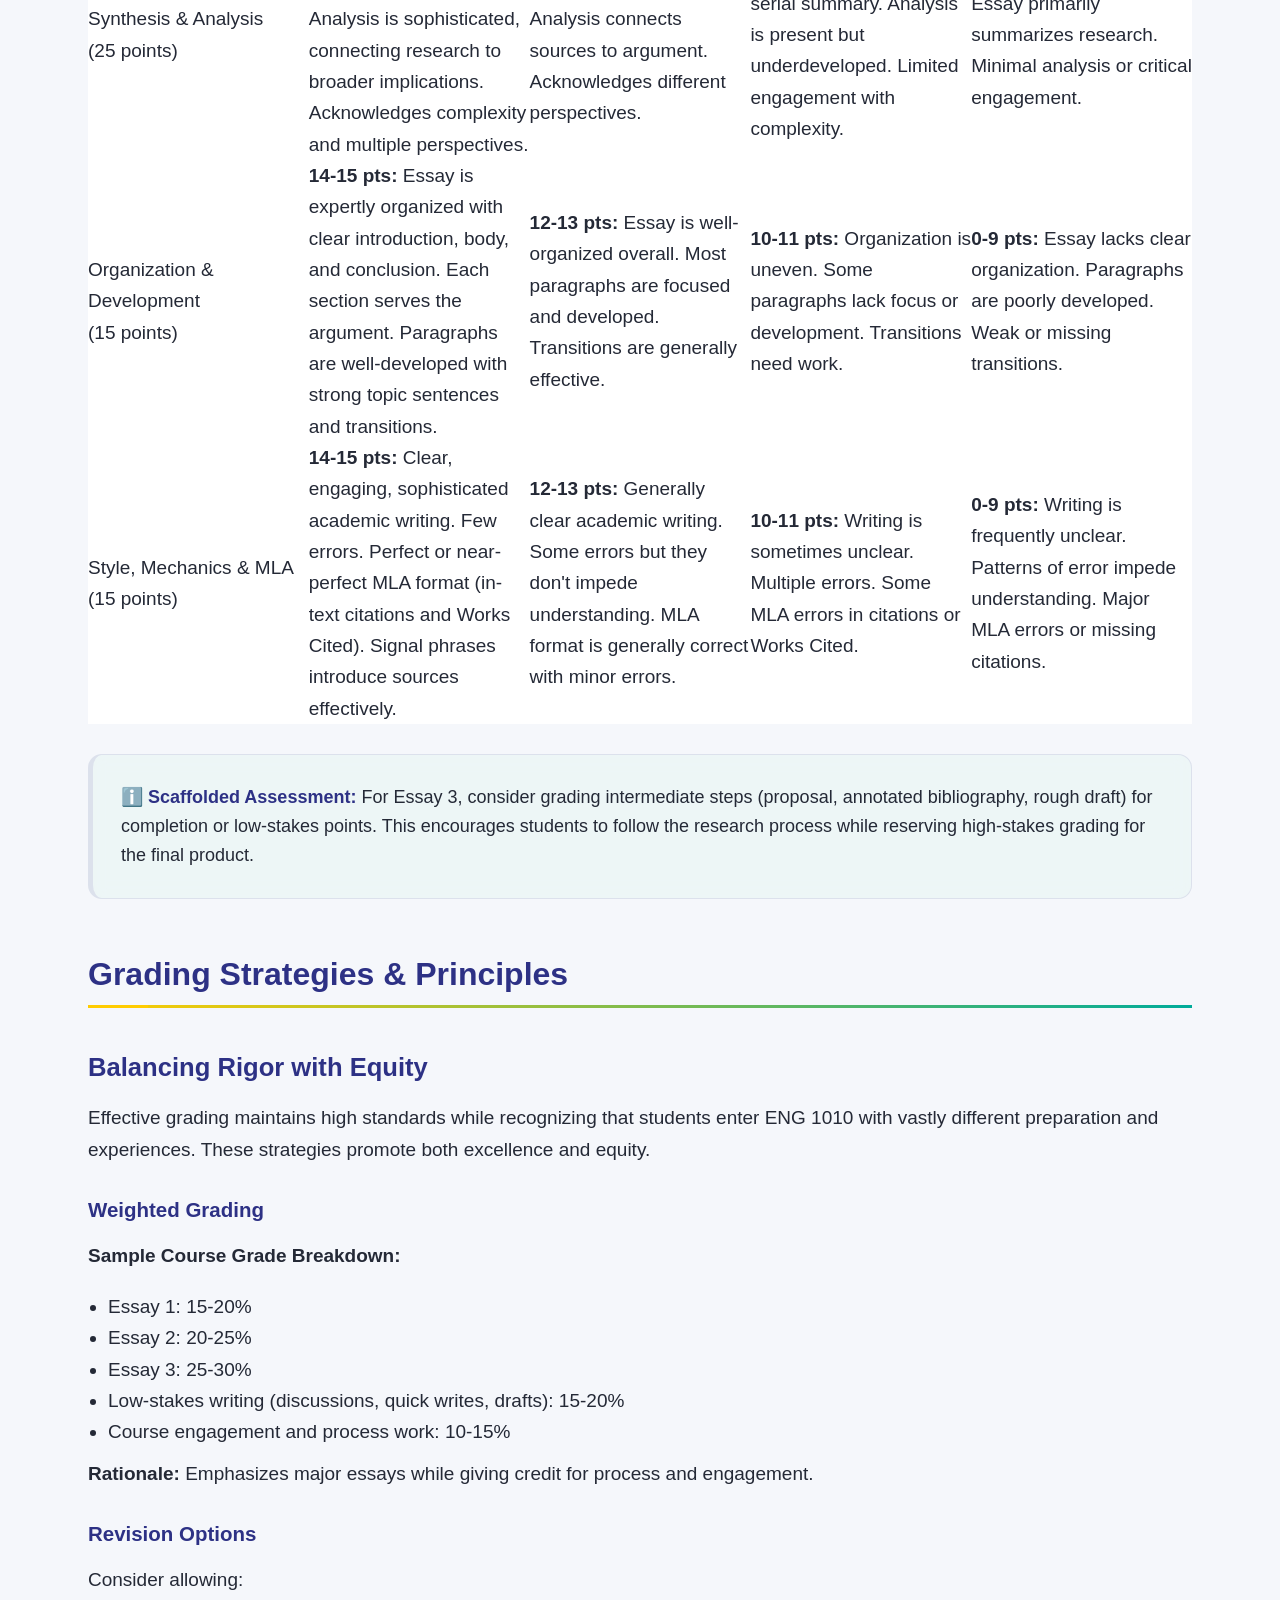
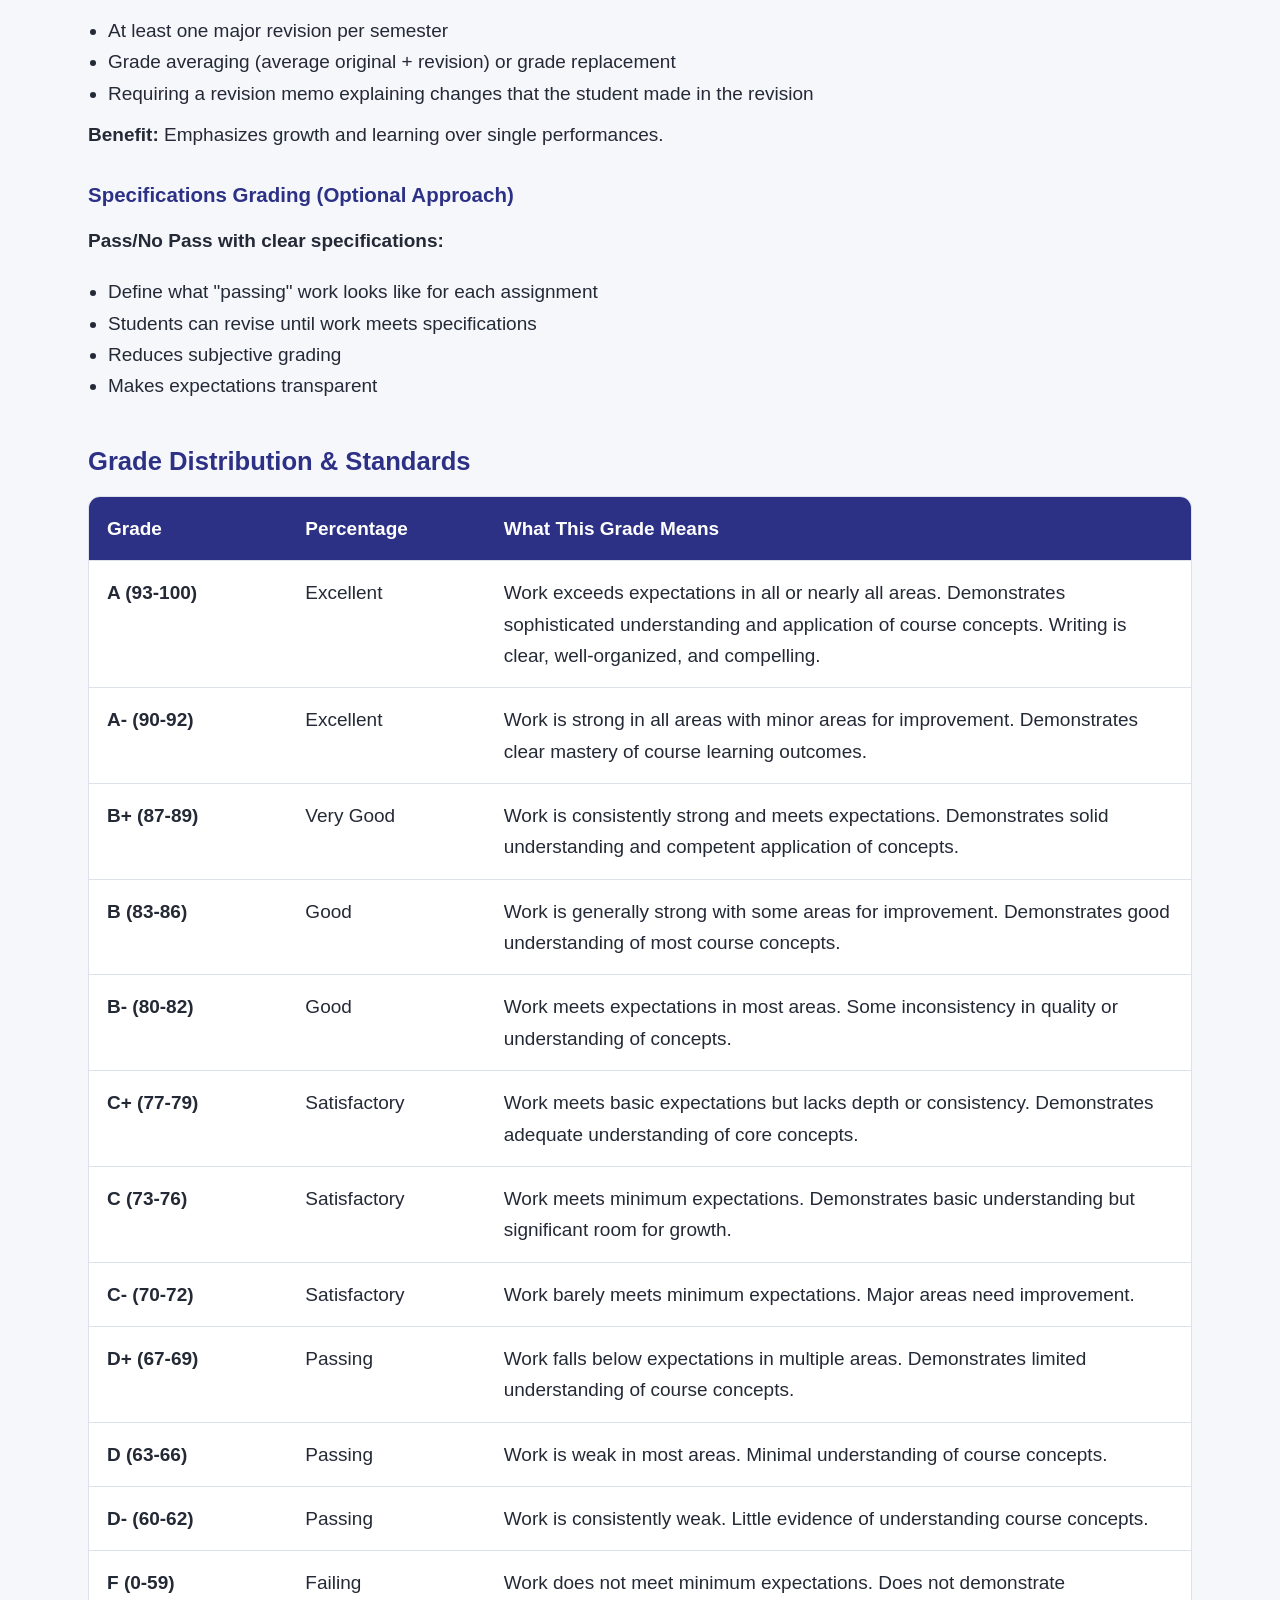
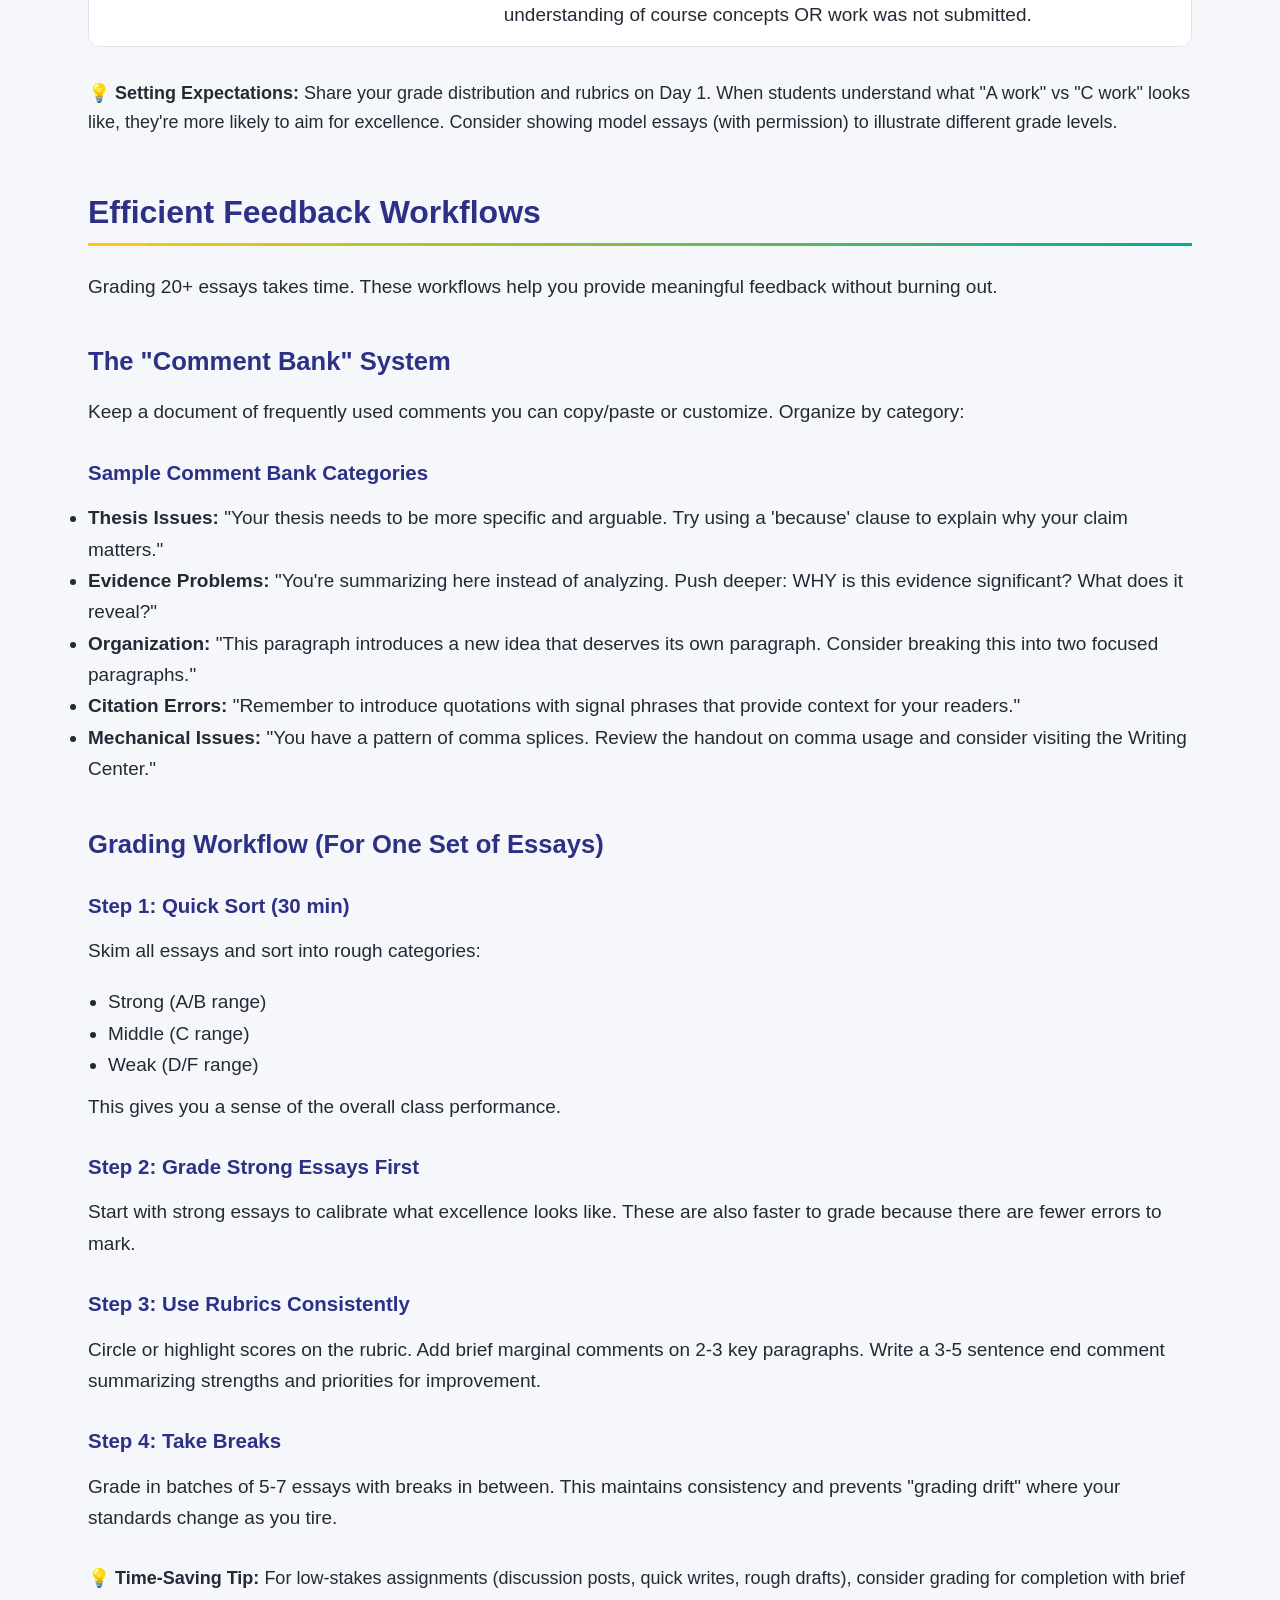
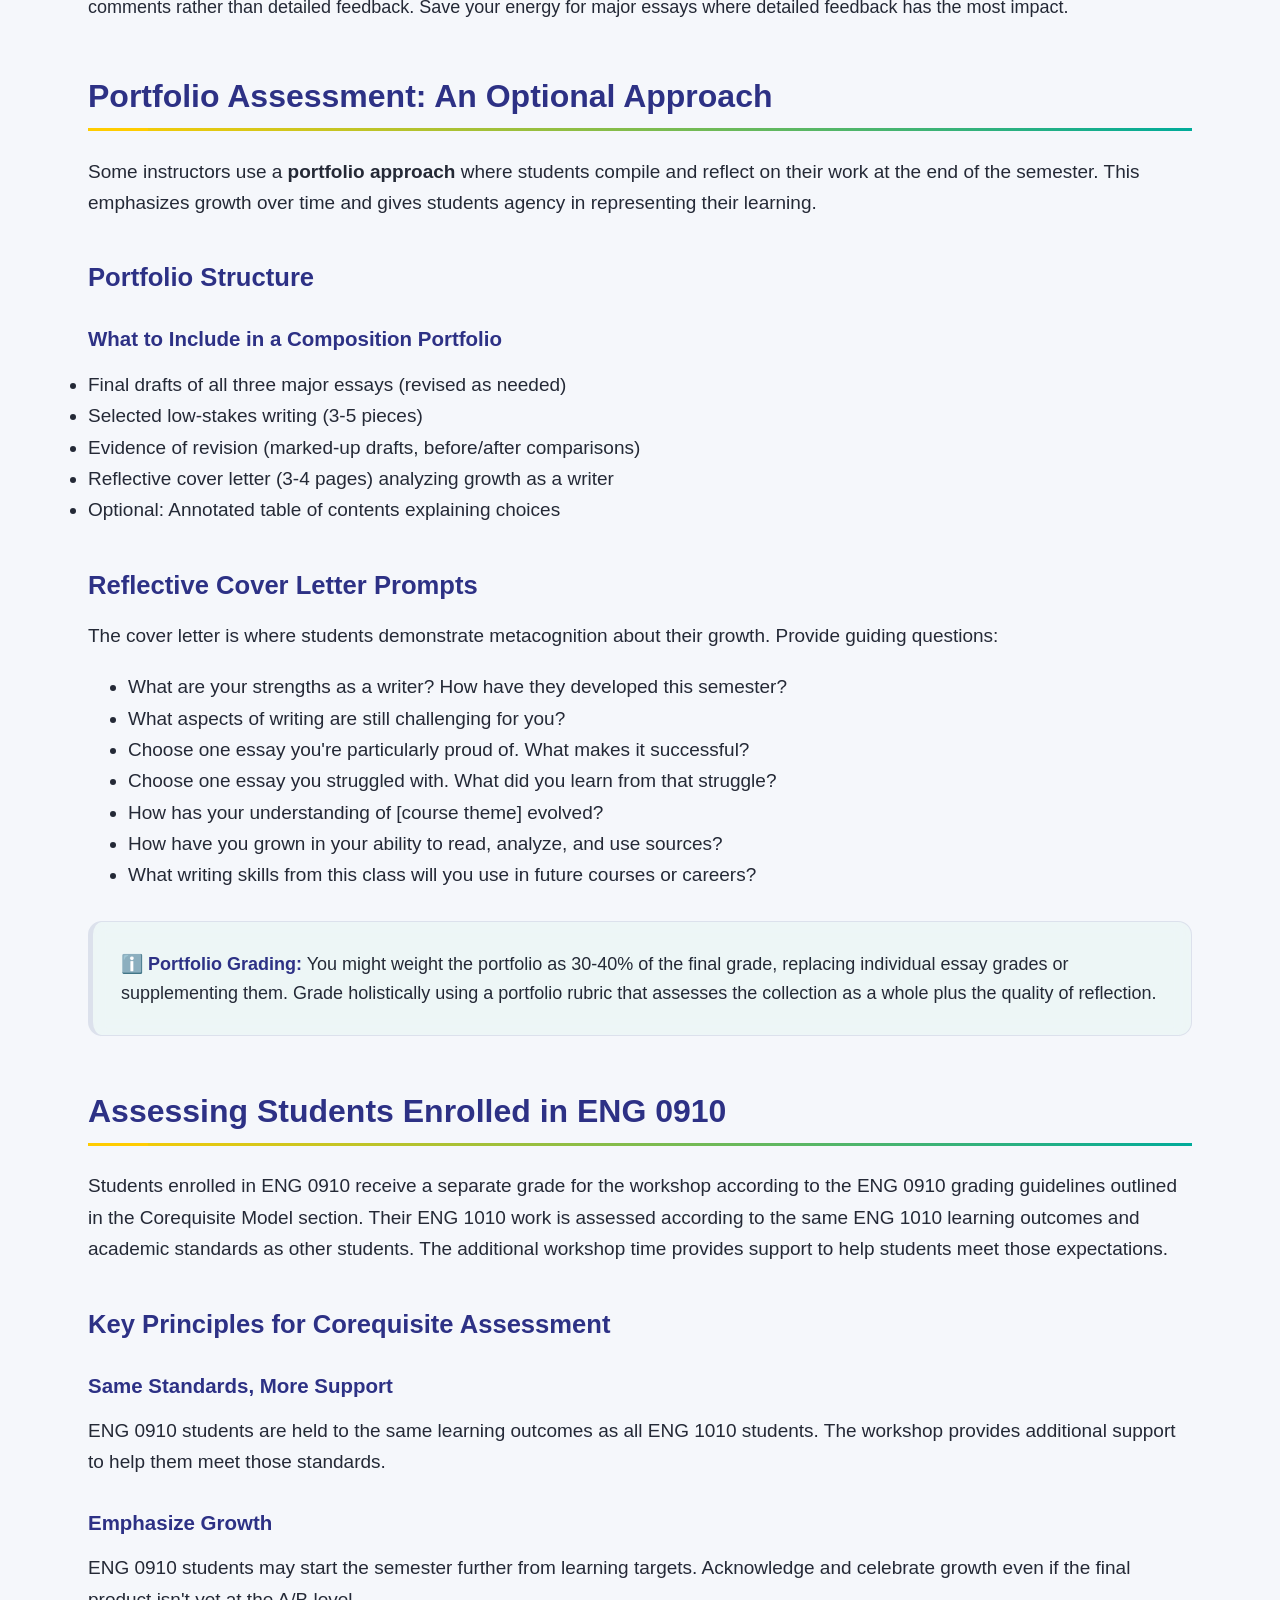
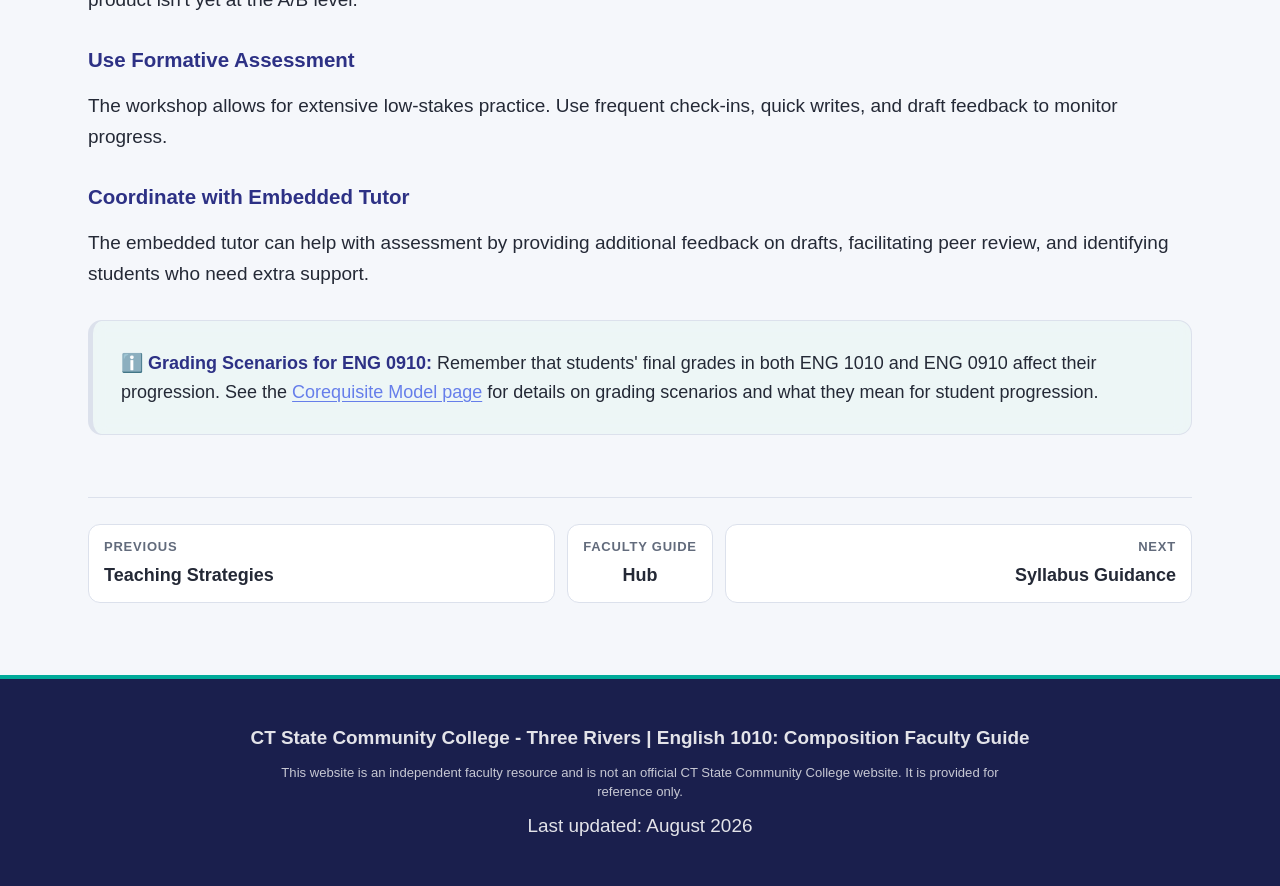
<file: assessment.html>
<!DOCTYPE html>

<html lang="en">
<head>
<meta charset="utf-8"/>
<meta content="width=device-width, initial-scale=1.0" name="viewport"/>
<title>Assessment &amp; Rubrics - ENG 1010 Faculty Guide</title>
<style>
        * {
            margin: 0;
            padding: 0;
            box-sizing: border-box;
        }

        body {
            font-family: 'Helvetica Neue', Helvetica, Arial, sans-serif;
            line-height: 1.7;
            color: #333333;
            background: #f4f4f4;
            min-height: 100vh;
        }

        .container {
            max-width: 1200px;
            margin: 0 auto;
            background: white;
            box-shadow: 0 2px 12px rgba(0,0,0,0.08);
        }

        header {
            background: linear-gradient(135deg, #2D3185 0%, #1a1f4d 100%);
            color: white;
            padding: 60px 60px 50px 60px;
            border-bottom: 4px solid #FFCC00;
            display: flex;
            align-items: center;
            gap: 30px;
            position: relative;
            overflow: hidden;
        }

        header::before {
            content: '';
            position: absolute;
            top: 0;
            left: 0;
            right: 0;
            bottom: 0;
            background: linear-gradient(135deg, rgba(0, 171, 154, 0.1) 0%, rgba(255, 204, 0, 0.05) 100%);
            pointer-events: none;
        }

        .logo {
            flex-shrink: 0;
            background: rgba(255, 255, 255, 0.1);
            backdrop-filter: blur(10px);
            -webkit-backdrop-filter: blur(10px);
            border: 1px solid rgba(255, 255, 255, 0.2);
            border-radius: 12px;
            padding: 12px;
            box-shadow: 0 8px 32px rgba(0, 0, 0, 0.1);
        }

        .logo-placeholder {
            width: 80px;
            height: 80px;
            background: linear-gradient(135deg, #0057B8 0%, #003d82 100%);
            border-radius: 8px;
            display: flex;
            align-items: center;
            justify-content: center;
            font-size: 2em;
            font-weight: 700;
            color: white;
        }

        .header-content {
            max-width: 900px;
            flex-grow: 1;
            position: relative;
            z-index: 1;
        }

        h1 {
            font-size: 3.2em;
            font-weight: 700;
            margin-bottom: 12px;
            letter-spacing: 0.5px;
            text-transform: uppercase;
            text-shadow: 2px 2px 4px rgba(0, 0, 0, 0.2);
        }

        h1::after {
            content: '';
            display: block;
            width: 120px;
            height: 4px;
            background: #FFCC00;
            margin-top: 12px;
            border-radius: 2px;
        }

        .subtitle {
            font-size: 1.25em;
            color: white;
            font-weight: 300;
        }
        
        
        
        nav {
            background: rgba(45, 49, 133, 0.95);
            border-bottom: 3px solid #FFCC00;
            padding: 0;
        }

        .nav-container {
            max-width: 1200px;
            margin: 0 auto;
        }

        /* Main navigation row */
        .nav-main {
            display: flex;
            align-items: center;
            flex-wrap: wrap;
            padding: 0;
        }

        /* Home link */
        .nav-home {
            background: rgba(0, 171, 154, 0.2);
            border-right: 1px solid rgba(255,255,255,0.1);
        }

        /* All nav links */
        nav a {
            color: white;
            text-decoration: none;
            padding: 16px 20px;
            display: block;
            font-size: 0.9em;
            font-weight: 500;
            transition: background 0.3s;
            border-right: 1px solid rgba(255,255,255,0.1);
        }

        nav a:hover,
        nav a:focus {
            background: rgba(0, 171, 154, 0.3);
            outline: 2px solid #FFCC00;
            outline-offset: -2px;
        }

        nav a.active {
            background: rgba(0, 171, 154, 0.4);
            border-bottom: 3px solid #FFCC00;
            font-weight: 600;
        }

        /* Category sections - always visible */
        .nav-section {
            display: flex;
            flex-direction: column;
            border-right: 2px solid rgba(255,255,255,0.2);
        }

        .nav-section-header {
            background: rgba(0, 0, 0, 0.2);
            color: #FFCC00;
            padding: 10px 20px;
            font-size: 0.75em;
            font-weight: 700;
            text-transform: uppercase;
            letter-spacing: 0.5px;
            border-bottom: 1px solid rgba(255,255,255,0.1);
        }

        .nav-section-links {
            display: flex;
            flex-direction: column;
        }

        .nav-section-links a {
            border-right: none;
            border-bottom: 1px solid rgba(255,255,255,0.05);
            padding-left: 30px;
        }

        .nav-section-links a:last-child {
            border-bottom: none;
        }

        /* Mobile styles */
        @media (max-width: 968px) {
            .nav-main {
                flex-direction: column;
            }
            
            .nav-section {
                width: 100%;
                border-right: none;
                border-bottom: 2px solid rgba(255,255,255,0.2);
            }
            
            .nav-section-links {
                flex-direction: column;
            }
            
            nav a {
                border-right: none;
            }
        }

        @media (min-width: 969px) {
            .nav-main {
                flex-direction: row;
            }
            
            .nav-section {
                flex: 1;
            }
            
            .nav-section-links {
                flex-direction: row;
                flex-wrap: wrap;
            }
            
            .nav-section-links a {
                flex: 1 1 auto;
                min-width: 150px;
            }
        }

        

        

        

        

        

        

        

        

        .content {
            padding: 60px;
        }

        h2 {
            font-size: 2.2em;
            color: #2D3185;
            margin: 60px 0 24px 0;
            font-weight: 300;
            border-bottom: 3px solid transparent;
            border-image: linear-gradient(90deg, #FFCC00 0%, #00AB9A 100%);
            border-image-slice: 1;
            padding-bottom: 12px;
            position: relative;
        }

        h2::before {
            content: '';
            position: absolute;
            left: 0;
            bottom: -3px;
            width: 60px;
            height: 3px;
            background: #FFCC00;
        }

        h2:first-of-type {
            margin-top: 0;
        }

        h3 {
            font-size: 1.6em;
            color: #2D3185;
            margin: 42px 0 18px 0;
            font-weight: 400;
        }

        p {
            margin-bottom: 20px;
            font-size: 1.05em;
            line-height: 1.7;
            color: #333333;
        }

        .welcome-box {
            background: rgba(255, 255, 255, 0.8);
            backdrop-filter: blur(10px);
            -webkit-backdrop-filter: blur(10px);
            border-left: 5px solid #FFCC00;
            border: 1px solid rgba(255, 204, 0, 0.3);
            border-left: 5px solid #FFCC00;
            padding: 40px;
            margin: 35px 0;
            border-radius: 0.375rem;
            box-shadow: 0 8px 32px rgba(0, 0, 0, 0.08);
        }

        .welcome-box p {
            margin-bottom: 16px;
        }

        .signature {
            margin-top: 28px;
            font-style: italic;
            color: #666666;
            border-top: 1px solid rgba(255, 204, 0, 0.3);
            padding-top: 24px;
        }

        .info-box {
            background: rgba(232, 245, 243, 0.6);
            backdrop-filter: blur(8px);
            -webkit-backdrop-filter: blur(8px);
            border-left: 5px solid #00AB9A;
            border: 1px solid rgba(0, 171, 154, 0.2);
            border-left: 5px solid #00AB9A;
            padding: 28px;
            margin: 28px 0;
            border-radius: 0.375rem;
            box-shadow: 0 4px 16px rgba(0, 171, 154, 0.1);
        }

        .info-box strong {
            color: #2D3185;
            font-weight: 600;
        }

        .checklist {
            background: rgba(255, 255, 255, 0.9);
            backdrop-filter: blur(10px);
            -webkit-backdrop-filter: blur(10px);
            border: 2px solid rgba(255, 204, 0, 0.3);
            padding: 40px;
            margin: 35px 0;
            border-radius: 0.375rem;
            box-shadow: 0 8px 32px rgba(0, 0, 0, 0.08);
        }

        .checklist h3 {
            margin-top: 0;
            color: #2D3185;
            border-bottom: 3px solid #FFCC00;
            padding-bottom: 12px;
            margin-bottom: 24px;
            font-weight: 400;
        }

        .checklist ol {
            padding-left: 30px;
            margin-top: 20px;
        }

        .checklist li {
            padding: 14px 0;
            font-size: 1.05em;
            line-height: 1.7;
            border-bottom: 1px solid rgba(0, 0, 0, 0.05);
            color: #333333;
        }

        .checklist li:last-child {
            border-bottom: none;
        }

        .checklist a {
            color: #00AB9A;
            text-decoration: none;
            font-weight: 500;
            border-bottom: 1px solid transparent;
            transition: all 0.2s;
        }

        .checklist a:hover {
            border-bottom: 1px solid #FFCC00;
            color: #2D3185;
        }

        .contact-box {
            background: rgba(248, 249, 250, 0.8);
            backdrop-filter: blur(8px);
            -webkit-backdrop-filter: blur(8px);
            border: 1px solid rgba(0, 171, 154, 0.2);
            border-left: 5px solid #00AB9A;
            padding: 32px;
            margin: 28px 0;
            border-radius: 0.375rem;
            box-shadow: 0 4px 16px rgba(0, 171, 154, 0.08);
        }

        .contact-box h4 {
            color: #2D3185;
            margin-bottom: 16px;
            font-weight: 400;
            font-size: 1.4em;
        }

        .contact-box h4::before {
            content: '';
            display: inline-block;
            width: 4px;
            height: 20px;
            background: #FFCC00;
            margin-right: 10px;
            vertical-align: middle;
        }

        .contact-box p {
            margin: 10px 0;
        }

        .contact-box a {
            color: #00AB9A;
            text-decoration: none;
            font-weight: 500;
            border-bottom: 1px solid transparent;
            transition: all 0.2s;
        }

        .contact-box a:hover {
            border-bottom: 1px solid #FFCC00;
            color: #2D3185;
        }

        .next-steps-list {
            list-style: none;
            padding: 0;
            margin: 28px 0;
        }

        .next-steps-list li {
            background: rgba(248, 249, 250, 0.8);
            backdrop-filter: blur(8px);
            -webkit-backdrop-filter: blur(8px);
            padding: 18px 24px;
            margin: 14px 0;
            border-left: 4px solid #00AB9A;
            border-radius: 0.375rem;
            transition: all 0.3s;
            box-shadow: 0 2px 8px rgba(0, 0, 0, 0.05);
        }

        .next-steps-list li:hover {
            background: rgba(255, 204, 0, 0.1);
            border-left: 6px solid #FFCC00;
            box-shadow: 0 4px 16px rgba(255, 204, 0, 0.2);
            transform: translateX(4px);
        }

        .next-steps-list a {
            color: #2D3185;
            text-decoration: none;
            font-weight: 500;
            font-size: 1.05em;
        }

        .next-steps-list a:hover {
            color: #00AB9A;
        }

        footer {
            background: #2D3185;
            color: white;
            text-align: center;
            padding: 40px;
            border-top: 4px solid #00AB9A;
        }

        footer p {
            margin: 10px 0;
            line-height: 1.6;
            color: white;
        }

        footer p:first-child {
            font-weight: 600;
        }

        @media (max-width: 768px) {
        
        
        
        nav {
            background: rgba(45, 49, 133, 0.95);
            border-bottom: 3px solid #FFCC00;
            padding: 0;
        }

        .nav-container {
            max-width: 1200px;
            margin: 0 auto;
        }

        /* Main navigation row */
        .nav-main {
            display: flex;
            align-items: center;
            flex-wrap: wrap;
            padding: 0;
        }

        /* Home link */
        .nav-home {
            background: rgba(0, 171, 154, 0.2);
            border-right: 1px solid rgba(255,255,255,0.1);
        }

        /* All nav links */
        nav a {
            color: white;
            text-decoration: none;
            padding: 16px 20px;
            display: block;
            font-size: 0.9em;
            font-weight: 500;
            transition: background 0.3s;
            border-right: 1px solid rgba(255,255,255,0.1);
        }

        nav a:hover,
        nav a:focus {
            background: rgba(0, 171, 154, 0.3);
            outline: 2px solid #FFCC00;
            outline-offset: -2px;
        }

        nav a.active {
            background: rgba(0, 171, 154, 0.4);
            border-bottom: 3px solid #FFCC00;
            font-weight: 600;
        }

        /* Category sections - always visible */
        .nav-section {
            display: flex;
            flex-direction: column;
            border-right: 2px solid rgba(255,255,255,0.2);
        }

        .nav-section-header {
            background: rgba(0, 0, 0, 0.2);
            color: #FFCC00;
            padding: 10px 20px;
            font-size: 0.75em;
            font-weight: 700;
            text-transform: uppercase;
            letter-spacing: 0.5px;
            border-bottom: 1px solid rgba(255,255,255,0.1);
        }

        .nav-section-links {
            display: flex;
            flex-direction: column;
        }

        .nav-section-links a {
            border-right: none;
            border-bottom: 1px solid rgba(255,255,255,0.05);
            padding-left: 30px;
        }

        .nav-section-links a:last-child {
            border-bottom: none;
        }

        /* Mobile styles */
        @media (max-width: 968px) {
            .nav-main {
                flex-direction: column;
            }
            
            .nav-section {
                width: 100%;
                border-right: none;
                border-bottom: 2px solid rgba(255,255,255,0.2);
            }
            
            .nav-section-links {
                flex-direction: column;
            }
            
            nav a {
                border-right: none;
            }
        }

        @media (min-width: 969px) {
            .nav-main {
                flex-direction: row;
            }
            
            .nav-section {
                flex: 1;
            }
            
            .nav-section-links {
                flex-direction: row;
                flex-wrap: wrap;
            }
            
            .nav-section-links a {
                flex: 1 1 auto;
                min-width: 150px;
            }
        }
            .content {
                padding: 30px;
            }

            header {
                padding: 40px 30px;
                flex-direction: column;
                gap: 20px;
                text-align: center;
            }

            .logo-placeholder {
                width: 60px;
                height: 60px;
                font-size: 1.6em;
            }

            h1 {
                font-size: 2.4em;
            }

            h1::after {
                margin-left: auto;
                margin-right: auto;
            }

        .subtitle {
            font-size: 1.25em;
            color: white;
            font-weight: 300;
        }

            h2 {
                font-size: 1.8em;
            }

            

            .checklist, .welcome-box, .contact-box {
                padding: 25px;
            }
        }

        @media (max-width: 500px) {
            header {
                padding: 30px 20px;
            }

            .logo-placeholder {
                width: 50px;
                height: 50px;
                font-size: 1.4em;
            }
        
        
        
        nav {
            background: rgba(45, 49, 133, 0.95);
            border-bottom: 3px solid #FFCC00;
            padding: 0;
        }

        .nav-container {
            max-width: 1200px;
            margin: 0 auto;
        }

        /* Main navigation row */
        .nav-main {
            display: flex;
            align-items: center;
            flex-wrap: wrap;
            padding: 0;
        }

        /* Home link */
        .nav-home {
            background: rgba(0, 171, 154, 0.2);
            border-right: 1px solid rgba(255,255,255,0.1);
        }

        /* All nav links */
        nav a {
            color: white;
            text-decoration: none;
            padding: 16px 20px;
            display: block;
            font-size: 0.9em;
            font-weight: 500;
            transition: background 0.3s;
            border-right: 1px solid rgba(255,255,255,0.1);
        }

        nav a:hover,
        nav a:focus {
            background: rgba(0, 171, 154, 0.3);
            outline: 2px solid #FFCC00;
            outline-offset: -2px;
        }

        nav a.active {
            background: rgba(0, 171, 154, 0.4);
            border-bottom: 3px solid #FFCC00;
            font-weight: 600;
        }

        /* Category sections - always visible */
        .nav-section {
            display: flex;
            flex-direction: column;
            border-right: 2px solid rgba(255,255,255,0.2);
        }

        .nav-section-header {
            background: rgba(0, 0, 0, 0.2);
            color: #FFCC00;
            padding: 10px 20px;
            font-size: 0.75em;
            font-weight: 700;
            text-transform: uppercase;
            letter-spacing: 0.5px;
            border-bottom: 1px solid rgba(255,255,255,0.1);
        }

        .nav-section-links {
            display: flex;
            flex-direction: column;
        }

        .nav-section-links a {
            border-right: none;
            border-bottom: 1px solid rgba(255,255,255,0.05);
            padding-left: 30px;
        }

        .nav-section-links a:last-child {
            border-bottom: none;
        }

        /* Mobile styles */
        @media (max-width: 968px) {
            .nav-main {
                flex-direction: column;
            }
            
            .nav-section {
                width: 100%;
                border-right: none;
                border-bottom: 2px solid rgba(255,255,255,0.2);
            }
            
            .nav-section-links {
                flex-direction: column;
            }
            
            nav a {
                border-right: none;
            }
        }

        @media (min-width: 969px) {
            .nav-main {
                flex-direction: row;
            }
            
            .nav-section {
                flex: 1;
            }
            
            .nav-section-links {
                flex-direction: row;
                flex-wrap: wrap;
            }
            
            .nav-section-links a {
                flex: 1 1 auto;
                min-width: 150px;
            }
        }

            .content {
                padding: 20px;
            }

            h1 {
                font-size: 1.8em;
            }

            h2 {
                font-size: 1.5em;
            }

            
        }
    
        /* Accessibility: keyboard skip link */
        .skip-link { position: absolute; left: -9999px; top: 0; z-index: 10000; padding: 12px 16px; background: #ffffff; color: #1a1f4d; font-weight: 700; border: 3px solid #FFCC00; }
        .skip-link:focus { left: 16px; top: 16px; }
</style>
<style id="publication-spacing">
.content p, main p { margin-bottom: 20px; }
.content h2, main h2 { margin-top: 60px; margin-bottom: 24px; }
.content h3, main h3 { margin-top: 42px; margin-bottom: 18px; }
.info-box, .warning-box, .tip-box, .highlight-box, .resource-box, .contact-card, .checklist-box { margin-top: 30px; margin-bottom: 30px; }
</style><link href="assets/faculty-guide.css" rel="stylesheet"/><link href="assets/faculty-review.css" rel="stylesheet"/><script defer="defer" src="assets/faculty-guide.js"></script></head>
<body><a class="skip-link" href="#main-content">Skip to main content</a>
<div class="fg-masthead" role="banner">
<div class="fg-masthead-inner">
<a aria-label="ENG 1010 Faculty Guide Hub" class="fg-brand" href="index.html">
<img alt="" aria-hidden="true" class="fg-mark-image" src="assets/site-mark-photo.svg"/>
<span class="fg-brand-copy"><span class="fg-course-line">ENG 1010: Composition | CT State - Three Rivers</span><h1 class="fg-site-name">Faculty Guide</h1></span>
</a>
<div class="fg-actions">
<button aria-label="Search Faculty Guide" class="fg-icon-button" data-fg-search-open="" type="button"><span aria-hidden="true" class="fg-icon">⌕</span><span class="fg-action-label">Search</span></button>
<button aria-label="Use dark theme" class="fg-icon-button" data-fg-theme="" type="button"><span aria-hidden="true" class="fg-icon">◐</span></button>
<button aria-controls="faculty-guide-navigation" aria-expanded="false" class="fg-menu-button" data-fg-menu="" type="button"><span aria-hidden="true">☰</span><span>Menu</span></button>
</div>
</div>
</div>
<div class="fg-nav-wrap" id="faculty-guide-navigation">
<div aria-label="Faculty Guide" class="fg-nav" role="navigation">
<a class="fg-nav-home" href="index.html">Home</a>
<div class="fg-nav-group">
<button aria-expanded="false" data-fg-group-toggle="" type="button">Getting Started<span aria-hidden="true" class="fg-chevron">▾</span></button>
<div class="fg-dropdown"><a href="getting-started.html">Getting Started</a><a href="quick-start.html">Quick Start</a><a href="course-overview.html">Course Overview</a><a href="corequisite-model.html">Corequisite Model</a></div>
</div><div class="fg-nav-group">
<button aria-expanded="false" data-fg-group-toggle="" type="button">Planning &amp; Teaching<span aria-hidden="true" class="fg-chevron">▾</span></button>
<div class="fg-dropdown"><a href="module-guide.html">Course Planning Guide</a><a href="assignments.html">Assignments</a><a href="instructional-strategies.html">Teaching Strategies</a><a aria-current="page" href="assessment.html">Assessment</a></div>
</div><div class="fg-nav-group">
<button aria-expanded="false" data-fg-group-toggle="" type="button">Resources<span aria-hidden="true" class="fg-chevron">▾</span></button>
<div class="fg-dropdown"><a href="syllabus-templates.html">Syllabus Guidance</a><a href="policies.html">Policies</a><a href="ai-policy.html">AI Guidance</a><a href="faculty-support.html">Faculty Support</a></div>
</div>
<span class="fg-nav-spacer"></span>
<span class="fg-section-chip">Planning &amp; Teaching</span>
</div>
</div>
<div aria-hidden="true" class="fg-search-backdrop" data-fg-search-backdrop="">
<div aria-label="Search Faculty Guide" aria-modal="true" class="fg-search-dialog" role="dialog">
<div class="fg-search-head">
<input aria-label="Search Faculty Guide pages" class="fg-search-input" data-fg-search-input="" placeholder="Search pages and topics…" type="search"/>
<button aria-label="Close search" class="fg-search-close" data-fg-search-close="" type="button">×</button>
</div>
<div class="fg-search-results" data-fg-search-results=""></div>
</div>
</div>
<div class="container">
<div class="content" id="main-content"><div aria-label="Breadcrumb" class="fg-breadcrumb"><a href="index.html">Faculty Guide Hub</a><span aria-hidden="true" class="fg-breadcrumb-sep">/</span><span>Planning &amp; Teaching</span><span aria-hidden="true" class="fg-breadcrumb-sep">/</span><span>Assessment</span></div>
<div class="intro-section">
<h2>Assessment Approaches</h2>
<p>Assessment in ENG 1010 should balance formative feedback that helps students develop as writers with summative evaluation of their work. The resources on this page offer sample rubrics, grading approaches, and feedback strategies that instructors may adapt to their own course design while remaining aligned with the ENG 1010 learning outcomes.</p>
<p style="margin-top: 15px;"><strong>Key Principle:</strong> Students should have clear criteria for assessment and meaningful information about their strengths, areas for development, and opportunities for improvement.</p>
</div>
<!-- ESSAY 1 RUBRIC -->
<div class="section">
<h2>Sample Essay 1 Rubric: Close Reading &amp; Critical Analysis</h2>
<p><strong>Assignment:</strong> 3-5 pages analyzing a text's rhetorical strategies and argument. Assesses students' ability to move beyond summary into analytical argumentation.</p>
<div class="rubric-container">
<div class="rubric-header">Sample Essay 1 Rubric (100 points total)</div>
<table class="rubric-table">
<thead>
<tr>
<th style="width: 20%;">Criterion</th>
<th style="width: 20%;">Excellent (A)</th>
<th style="width: 20%;">Proficient (B)</th>
<th style="width: 20%;">Developing (C)</th>
<th style="width: 20%;">Emerging (D/F)</th>
</tr>
</thead>
<tbody>
<tr>
<td>
<div class="criterion-name">Thesis &amp; Argument</div>
<div class="points">(25 points)</div>
</td>
<td class="level-excellent">
<strong>23-25 pts:</strong> Thesis is clear, specific, and arguable. Makes an insightful claim about the text's rhetorical strategies or argument. Essay consistently develops and supports this claim.
                                </td>
<td class="level-proficient">
<strong>20-22 pts:</strong> Thesis is clear and arguable but may lack specificity or nuance. Essay generally supports the claim with occasional lapses in focus.
                                </td>
<td class="level-developing">
<strong>17-19 pts:</strong> Thesis is present but may be too general, obvious, or not fully arguable. Essay partially develops the claim but includes irrelevant material.
                                </td>
<td class="level-emerging">
<strong>0-16 pts:</strong> No clear thesis, or thesis is purely descriptive/summary. Essay lacks argumentative focus.
                                </td>
</tr>
<tr>
<td>
<div class="criterion-name">Evidence &amp; Analysis</div>
<div class="points">(30 points)</div>
</td>
<td class="level-excellent">
<strong>27-30 pts:</strong> Uses specific, well-chosen textual evidence. Analysis explains HOW and WHY evidence supports the argument. Moves beyond summary to interpretation.
                                </td>
<td class="level-proficient">
<strong>24-26 pts:</strong> Uses relevant textual evidence. Analysis is present but may occasionally be superficial or rely on summary. Generally explains significance of evidence.
                                </td>
<td class="level-developing">
<strong>21-23 pts:</strong> Uses some evidence but may be too general or under-analyzed. Relies heavily on summary. Analysis is present but underdeveloped.
                                </td>
<td class="level-emerging">
<strong>0-20 pts:</strong> Little or no textual evidence. Relies entirely on summary. No meaningful analysis of how/why evidence matters.
                                </td>
</tr>
<tr>
<td>
<div class="criterion-name">Organization &amp; Coherence</div>
<div class="points">(20 points)</div>
</td>
<td class="level-excellent">
<strong>18-20 pts:</strong> Essay has clear introduction, body, and conclusion. Paragraphs are focused and logically sequenced. Transitions guide readers smoothly through argument.
                                </td>
<td class="level-proficient">
<strong>16-17 pts:</strong> Essay is generally well-organized with identifiable structure. Some paragraphs may lack focus or clear topic sentences. Transitions are present but sometimes abrupt.
                                </td>
<td class="level-developing">
<strong>14-15 pts:</strong> Organization is present but uneven. Paragraphs may lack clear focus or logical order. Weak or missing transitions make connections unclear.
                                </td>
<td class="level-emerging">
<strong>0-13 pts:</strong> Essay lacks clear organization. Paragraphs are unfocused or randomly ordered. No effective transitions.
                                </td>
</tr>
<tr>
<td>
<div class="criterion-name">Style &amp; Mechanics</div>
<div class="points">(15 points)</div>
</td>
<td class="level-excellent">
<strong>14-15 pts:</strong> Writing is clear, engaging, and appropriate for academic audience. Few or no errors in grammar, punctuation, or mechanics. Sentences are varied and effective.
                                </td>
<td class="level-proficient">
<strong>12-13 pts:</strong> Writing is generally clear and appropriate. Some errors in grammar/mechanics but they don't impede understanding. Sentences are mostly effective.
                                </td>
<td class="level-developing">
<strong>10-11 pts:</strong> Writing is sometimes unclear or awkward. Multiple errors in grammar/mechanics that occasionally interfere with meaning. Sentence structure needs work.
                                </td>
<td class="level-emerging">
<strong>0-9 pts:</strong> Writing is frequently unclear. Patterns of error in grammar/mechanics significantly impede understanding. Sentence structure is problematic.
                                </td>
</tr>
<tr>
<td>
<div class="criterion-name">MLA Format &amp; Citation</div>
<div class="points">(10 points)</div>
</td>
<td class="level-excellent">
<strong>9-10 pts:</strong> Consistently correct MLA format (header, pagination, in-text citations, Works Cited). Quotations are smoothly integrated.
                                </td>
<td class="level-proficient">
<strong>8 pts:</strong> Generally correct MLA format with minor errors. Most quotations are well integrated.
                                </td>
<td class="level-developing">
<strong>7 pts:</strong> Some MLA errors. Quotations may be awkwardly integrated or improperly cited.
                                </td>
<td class="level-emerging">
<strong>0-6 pts:</strong> Major MLA errors or missing citations. Quotations are poorly integrated or missing citations.
                                </td>
</tr>
</tbody>
</table>
</div>
<div class="info-box">
<strong>ℹ️ Using This Rubric:</strong> Share this rubric with students when you assign Essay 1. Consider having them self-assess using the rubric before submitting. This promotes metacognition and helps students internalize criteria for success.
                </div>
</div>
<!-- ESSAY 2 RUBRIC -->
<div class="section">
<h2>Sample Essay 2 Rubric: Synthesis &amp; Argument</h2>
<p><strong>Assignment:</strong> 5-7 pages synthesizing multiple sources to develop an original argument. This sample assignment asks students to respond to different perspectives, synthesize sources, and develop their own position within a conversation of ideas.</p>
<div class="rubric-container">
<div class="rubric-header">Sample Essay 2 Rubric (100 points total)</div>
<table class="rubric-table">
<thead>
<tr>
<th style="width: 20%;">Criterion</th>
<th style="width: 20%;">Excellent (A)</th>
<th style="width: 20%;">Proficient (B)</th>
<th style="width: 20%;">Developing (C)</th>
<th style="width: 20%;">Emerging (D/F)</th>
</tr>
</thead>
<tbody>
<tr>
<td>
<div class="criterion-name">Thesis &amp; Argument</div>
<div class="points">(25 points)</div>
</td>
<td class="level-excellent">
<strong>23-25 pts:</strong> Thesis presents a clear, original argument that synthesizes multiple perspectives. Goes beyond agreeing/disagreeing to forwarding, complicating, or applying ideas. Argument is sophisticated and insightful.
                                </td>
<td class="level-proficient">
<strong>20-22 pts:</strong> Thesis presents a clear argument that engages with sources. May be less sophisticated or original but still makes a meaningful contribution to the conversation.
                                </td>
<td class="level-developing">
<strong>17-19 pts:</strong> Thesis is present but may simply agree/disagree with sources without synthesis. Argument lacks originality or depth.
                                </td>
<td class="level-emerging">
<strong>0-16 pts:</strong> No clear argumentative thesis. Essay summarizes sources without taking a position.
                                </td>
</tr>
<tr>
<td>
<div class="criterion-name">Synthesis of Sources</div>
<div class="points">(30 points)</div>
</td>
<td class="level-excellent">
<strong>27-30 pts:</strong> Skillfully synthesizes 3+ sources to identify patterns, tensions, or gaps. Avoids serial summary. Sources are in conversation with each other and support the writer's original argument.
                                </td>
<td class="level-proficient">
<strong>24-26 pts:</strong> Synthesizes 3+ sources competently. Generally avoids serial summary. Most sources support the argument, though connections could be stronger.
                                </td>
<td class="level-developing">
<strong>21-23 pts:</strong> Attempts synthesis but may fall into serial summary ("X says this, Y says that"). Sources are present but not fully integrated into the writer's argument.
                                </td>
<td class="level-emerging">
<strong>0-20 pts:</strong> Little or no synthesis. Essay primarily summarizes sources separately. Fewer than 3 sources used effectively.
                                </td>
</tr>
<tr>
<td>
<div class="criterion-name">Evidence &amp; Analysis</div>
<div class="points">(20 points)</div>
</td>
<td class="level-excellent">
<strong>18-20 pts:</strong> Uses specific, well-chosen evidence from sources. Analysis explains significance and connects evidence to the writer's argument. Quotations are smoothly integrated and properly contextualized.
                                </td>
<td class="level-proficient">
<strong>16-17 pts:</strong> Uses relevant evidence from sources. Analysis is present but may be less developed. Most quotations are well integrated.
                                </td>
<td class="level-developing">
<strong>14-15 pts:</strong> Evidence is present but may be too general or under-analyzed. Some quotations are awkwardly integrated or lack context.
                                </td>
<td class="level-emerging">
<strong>0-13 pts:</strong> Little evidence or poorly chosen evidence. Analysis is minimal or absent. Quotations are improperly integrated.
                                </td>
</tr>
<tr>
<td>
<div class="criterion-name">Organization &amp; Coherence</div>
<div class="points">(15 points)</div>
</td>
<td class="level-excellent">
<strong>14-15 pts:</strong> Essay is logically organized around the argument, not the sources. Paragraphs are focused with clear topic sentences. Smooth transitions create coherence.
                                </td>
<td class="level-proficient">
<strong>12-13 pts:</strong> Essay is generally well-organized. Most paragraphs are focused. Transitions are present but could be smoother.
                                </td>
<td class="level-developing">
<strong>10-11 pts:</strong> Organization is uneven. May be organized by source rather than by argument. Some paragraphs lack focus. Weak transitions.
                                </td>
<td class="level-emerging">
<strong>0-9 pts:</strong> Essay lacks clear organization. Paragraphs are unfocused. No effective transitions.
                                </td>
</tr>
<tr>
<td>
<div class="criterion-name">Style &amp; Mechanics</div>
<div class="points">(10 points)</div>
</td>
<td class="level-excellent">
<strong>9-10 pts:</strong> Clear, engaging academic writing. Few or no errors. Varied sentence structure. Appropriate tone and voice.
                                </td>
<td class="level-proficient">
<strong>8 pts:</strong> Generally clear writing. Some errors but they don't impede understanding. Appropriate academic tone.
                                </td>
<td class="level-developing">
<strong>7 pts:</strong> Writing is sometimes unclear. Multiple errors that occasionally interfere with meaning.
                                </td>
<td class="level-emerging">
<strong>0-6 pts:</strong> Writing is frequently unclear. Patterns of error significantly impede understanding.
                                </td>
</tr>
</tbody>
</table>
</div>
<div class="tip-box">
<strong>💡 Synthesis vs. Summary:</strong> The key difference between Essay 1 and Essay 2 is synthesis. Help students understand that synthesis means putting sources in conversation with each other, identifying patterns and tensions, not just summarizing each source separately.
                </div>
</div>
<!-- ESSAY 3 RUBRIC -->
<div class="section">
<h2>Sample Essay 3 Rubric: Research-Based Argument</h2>
<p><strong>Assignment:</strong> 6-8 pages making an original, research-based argument using 6-8 credible sources. This sample project provides students with an opportunity to integrate and demonstrate multiple ENG 1010 learning outcomes through sustained research-based writing.</p>
<div class="rubric-container">
<div class="rubric-header">Sample Essay 3 Rubric (100 points total)</div>
<table class="rubric-table">
<thead>
<tr>
<th style="width: 20%;">Criterion</th>
<th style="width: 20%;">Excellent (A)</th>
<th style="width: 20%;">Proficient (B)</th>
<th style="width: 20%;">Developing (C)</th>
<th style="width: 20%;">Emerging (D/F)</th>
</tr>
</thead>
<tbody>
<tr>
<td>
<div class="criterion-name">Research Question &amp; Thesis</div>
<div class="points">(20 points)</div>
</td>
<td class="level-excellent">
<strong>18-20 pts:</strong> Research question is focused, complex, and genuinely inquiry-driven. Thesis presents an original, sophisticated argument informed by research. Demonstrates critical engagement with scholarly conversation.
                                </td>
<td class="level-proficient">
<strong>16-17 pts:</strong> Research question is clear and appropriate. Thesis presents a solid argument supported by research. Engages meaningfully with sources.
                                </td>
<td class="level-developing">
<strong>14-15 pts:</strong> Research question may be too broad/narrow or not fully developed. Thesis is present but may lack sophistication or originality.
                                </td>
<td class="level-emerging">
<strong>0-13 pts:</strong> No clear research question. Thesis is absent, purely descriptive, or not research-informed.
                                </td>
</tr>
<tr>
<td>
<div class="criterion-name">Source Quality &amp; Integration</div>
<div class="points">(25 points)</div>
</td>
<td class="level-excellent">
<strong>23-25 pts:</strong> Uses 6-8+ high-quality, credible sources (including 3+ scholarly). Sources are diverse in type and perspective. Quotations and paraphrases are smoothly integrated and properly contextualized.
                                </td>
<td class="level-proficient">
<strong>20-22 pts:</strong> Uses required number of credible sources. Mix of scholarly and popular sources. Most are well integrated, though some may be less smoothly incorporated.
                                </td>
<td class="level-developing">
<strong>17-19 pts:</strong> Uses minimum sources but quality may be uneven. May lack scholarly sources or source diversity. Integration is awkward at times.
                                </td>
<td class="level-emerging">
<strong>0-16 pts:</strong> Insufficient number of sources or uses unreliable sources. Poor integration. May rely heavily on one or two sources.
                                </td>
</tr>
<tr>
<td>
<div class="criterion-name">Synthesis &amp; Analysis</div>
<div class="points">(25 points)</div>
</td>
<td class="level-excellent">
<strong>23-25 pts:</strong> Masterfully synthesizes research to support original argument. Analysis is sophisticated, connecting research to broader implications. Acknowledges complexity and multiple perspectives.
                                </td>
<td class="level-proficient">
<strong>20-22 pts:</strong> Competently synthesizes research. Analysis connects sources to argument. Acknowledges different perspectives.
                                </td>
<td class="level-developing">
<strong>17-19 pts:</strong> Attempts synthesis but may fall into serial summary. Analysis is present but underdeveloped. Limited engagement with complexity.
                                </td>
<td class="level-emerging">
<strong>0-16 pts:</strong> Little synthesis. Essay primarily summarizes research. Minimal analysis or critical engagement.
                                </td>
</tr>
<tr>
<td>
<div class="criterion-name">Organization &amp; Development</div>
<div class="points">(15 points)</div>
</td>
<td class="level-excellent">
<strong>14-15 pts:</strong> Essay is expertly organized with clear introduction, body, and conclusion. Each section serves the argument. Paragraphs are well-developed with strong topic sentences and transitions.
                                </td>
<td class="level-proficient">
<strong>12-13 pts:</strong> Essay is well-organized overall. Most paragraphs are focused and developed. Transitions are generally effective.
                                </td>
<td class="level-developing">
<strong>10-11 pts:</strong> Organization is uneven. Some paragraphs lack focus or development. Transitions need work.
                                </td>
<td class="level-emerging">
<strong>0-9 pts:</strong> Essay lacks clear organization. Paragraphs are poorly developed. Weak or missing transitions.
                                </td>
</tr>
<tr>
<td>
<div class="criterion-name">Style, Mechanics &amp; MLA</div>
<div class="points">(15 points)</div>
</td>
<td class="level-excellent">
<strong>14-15 pts:</strong> Clear, engaging, sophisticated academic writing. Few errors. Perfect or near-perfect MLA format (in-text citations and Works Cited). Signal phrases introduce sources effectively.
                                </td>
<td class="level-proficient">
<strong>12-13 pts:</strong> Generally clear academic writing. Some errors but they don't impede understanding. MLA format is generally correct with minor errors.
                                </td>
<td class="level-developing">
<strong>10-11 pts:</strong> Writing is sometimes unclear. Multiple errors. Some MLA errors in citations or Works Cited.
                                </td>
<td class="level-emerging">
<strong>0-9 pts:</strong> Writing is frequently unclear. Patterns of error impede understanding. Major MLA errors or missing citations.
                                </td>
</tr>
</tbody>
</table>
</div>
<div class="info-box">
<strong>ℹ️ Scaffolded Assessment:</strong> For Essay 3, consider grading intermediate steps (proposal, annotated bibliography, rough draft) for completion or low-stakes points. This encourages students to follow the research process while reserving high-stakes grading for the final product.
                </div>
</div>
<!-- GRADING STRATEGIES -->
<div class="section">
<h2>Grading Strategies &amp; Principles</h2>
<h3>Balancing Rigor with Equity</h3>
<p>Effective grading maintains high standards while recognizing that students enter ENG 1010 with vastly different preparation and experiences. These strategies promote both excellence and equity.</p>
<div class="strategy-grid">
<div class="strategy-card">
<h4>Weighted Grading</h4>
<p><strong>Sample Course Grade Breakdown:</strong></p>
<ul style="padding-left: 20px; margin-top: 10px;">
<li>Essay 1: 15-20%</li>
<li>Essay 2: 20-25%</li>
<li>Essay 3: 25-30%</li>
<li>Low-stakes writing (discussions, quick writes, drafts): 15-20%</li>
<li>Course engagement and process work: 10-15%</li>
</ul>
<p style="margin-top: 10px;"><strong>Rationale:</strong> Emphasizes major essays while giving credit for process and engagement.</p>
</div>
<div class="strategy-card">
<h4>Revision Options</h4>
<p>Consider allowing:</p>
<ul style="padding-left: 20px; margin-top: 10px;"><li>At least one major revision per semester</li><li>Grade averaging (average original + revision) or grade replacement</li><li>Requiring a revision memo explaining changes that the student made in the revision</li></ul>
<p style="margin-top: 10px;"><strong>Benefit:</strong> Emphasizes growth and learning over single performances.</p>
</div>
<div class="strategy-card">
<h4>Specifications Grading (Optional Approach)</h4>
<p><strong>Pass/No Pass with clear specifications:</strong></p>
<ul style="padding-left: 20px; margin-top: 10px;">
<li>Define what "passing" work looks like for each assignment</li>
<li>Students can revise until work meets specifications</li>
<li>Reduces subjective grading</li>
<li>Makes expectations transparent</li>
</ul>
</div>
</div>
<h3>Grade Distribution &amp; Standards</h3>
<div class="fg-grade-table-wrap"><table class="grade-table">
<thead>
<tr>
<th>Grade</th>
<th>Percentage</th>
<th>What This Grade Means</th>
</tr>
</thead>
<tbody>
<tr>
<td><strong>A (93-100)</strong></td>
<td>Excellent</td>
<td>Work exceeds expectations in all or nearly all areas. Demonstrates sophisticated understanding and application of course concepts. Writing is clear, well-organized, and compelling.</td>
</tr>
<tr>
<td><strong>A- (90-92)</strong></td>
<td>Excellent</td>
<td>Work is strong in all areas with minor areas for improvement. Demonstrates clear mastery of course learning outcomes.</td>
</tr>
<tr>
<td><strong>B+ (87-89)</strong></td>
<td>Very Good</td>
<td>Work is consistently strong and meets expectations. Demonstrates solid understanding and competent application of concepts.</td>
</tr>
<tr>
<td><strong>B (83-86)</strong></td>
<td>Good</td>
<td>Work is generally strong with some areas for improvement. Demonstrates good understanding of most course concepts.</td>
</tr>
<tr>
<td><strong>B- (80-82)</strong></td>
<td>Good</td>
<td>Work meets expectations in most areas. Some inconsistency in quality or understanding of concepts.</td>
</tr>
<tr>
<td><strong>C+ (77-79)</strong></td>
<td>Satisfactory</td>
<td>Work meets basic expectations but lacks depth or consistency. Demonstrates adequate understanding of core concepts.</td>
</tr>
<tr>
<td><strong>C (73-76)</strong></td>
<td>Satisfactory</td>
<td>Work meets minimum expectations. Demonstrates basic understanding but significant room for growth.</td>
</tr>
<tr>
<td><strong>C- (70-72)</strong></td>
<td>Satisfactory</td>
<td>Work barely meets minimum expectations. Major areas need improvement.</td>
</tr>
<tr>
<td><strong>D+ (67-69)</strong></td>
<td>Passing</td>
<td>Work falls below expectations in multiple areas. Demonstrates limited understanding of course concepts.</td>
</tr>
<tr>
<td><strong>D (63-66)</strong></td>
<td>Passing</td>
<td>Work is weak in most areas. Minimal understanding of course concepts.</td>
</tr>
<tr>
<td><strong>D- (60-62)</strong></td>
<td>Passing</td>
<td>Work is consistently weak. Little evidence of understanding course concepts.</td>
</tr>
<tr>
<td><strong>F (0-59)</strong></td>
<td>Failing</td>
<td>Work does not meet minimum expectations. Does not demonstrate understanding of course concepts OR work was not submitted.</td>
</tr>
</tbody>
</table></div>
<div class="tip-box">
<strong>💡 Setting Expectations:</strong> Share your grade distribution and rubrics on Day 1. When students understand what "A work" vs "C work" looks like, they're more likely to aim for excellence. Consider showing model essays (with permission) to illustrate different grade levels.
                </div>
</div>
<!-- FEEDBACK WORKFLOW -->
<div class="section">
<h2>Efficient Feedback Workflows</h2>
<p>Grading 20+ essays takes time. These workflows help you provide meaningful feedback without burning out.</p>
<h3>The "Comment Bank" System</h3>
<p>Keep a document of frequently used comments you can copy/paste or customize. Organize by category:</p>
<div class="checklist-box">
<h4>Sample Comment Bank Categories</h4>
<ul>
<li><strong>Thesis Issues:</strong> "Your thesis needs to be more specific and arguable. Try using a 'because' clause to explain why your claim matters."</li>
<li><strong>Evidence Problems:</strong> "You're summarizing here instead of analyzing. Push deeper: WHY is this evidence significant? What does it reveal?"</li>
<li><strong>Organization:</strong> "This paragraph introduces a new idea that deserves its own paragraph. Consider breaking this into two focused paragraphs."</li>
<li><strong>Citation Errors:</strong> "Remember to introduce quotations with signal phrases that provide context for your readers."</li>
<li><strong>Mechanical Issues:</strong> "You have a pattern of comma splices. Review the handout on comma usage and consider visiting the Writing Center."</li>
</ul>
</div>
<h3>Grading Workflow (For One Set of Essays)</h3>
<div class="strategy-grid">
<div class="strategy-card">
<h4>Step 1: Quick Sort (30 min)</h4>
<p>Skim all essays and sort into rough categories:</p>
<ul style="padding-left: 20px; margin-top: 10px;">
<li>Strong (A/B range)</li>
<li>Middle (C range)</li>
<li>Weak (D/F range)</li>
</ul>
<p style="margin-top: 10px;">This gives you a sense of the overall class performance.</p>
</div>
<div class="strategy-card">
<h4>Step 2: Grade Strong Essays First</h4>
<p>Start with strong essays to calibrate what excellence looks like. These are also faster to grade because there are fewer errors to mark.</p>
</div>
<div class="strategy-card">
<h4>Step 3: Use Rubrics Consistently</h4>
<p>Circle or highlight scores on the rubric. Add brief marginal comments on 2-3 key paragraphs. Write a 3-5 sentence end comment summarizing strengths and priorities for improvement.</p>
</div>
<div class="strategy-card">
<h4>Step 4: Take Breaks</h4>
<p>Grade in batches of 5-7 essays with breaks in between. This maintains consistency and prevents "grading drift" where your standards change as you tire.</p>
</div>
</div>
<div class="tip-box">
<strong>💡 Time-Saving Tip:</strong> For low-stakes assignments (discussion posts, quick writes, rough drafts), consider grading for completion with brief comments rather than detailed feedback. Save your energy for major essays where detailed feedback has the most impact.
                </div>
</div>
<!-- PORTFOLIO ASSESSMENT -->
<div class="section">
<h2>Portfolio Assessment: An Optional Approach</h2>
<p>Some instructors use a <strong>portfolio approach</strong> where students compile and reflect on their work at the end of the semester. This emphasizes growth over time and gives students agency in representing their learning.</p>
<h3>Portfolio Structure</h3>
<div class="checklist-box">
<h4>What to Include in a Composition Portfolio</h4>
<ul>
<li>Final drafts of all three major essays (revised as needed)</li>
<li>Selected low-stakes writing (3-5 pieces)</li>
<li>Evidence of revision (marked-up drafts, before/after comparisons)</li>
<li>Reflective cover letter (3-4 pages) analyzing growth as a writer</li>
<li>Optional: Annotated table of contents explaining choices</li>
</ul>
</div>
<h3>Reflective Cover Letter Prompts</h3>
<p>The cover letter is where students demonstrate metacognition about their growth. Provide guiding questions:</p>
<ul style="padding-left: 40px; margin: 20px 0;">
<li>What are your strengths as a writer? How have they developed this semester?</li>
<li>What aspects of writing are still challenging for you?</li>
<li>Choose one essay you're particularly proud of. What makes it successful?</li>
<li>Choose one essay you struggled with. What did you learn from that struggle?</li>
<li>How has your understanding of [course theme] evolved?</li>
<li>How have you grown in your ability to read, analyze, and use sources?</li>
<li>What writing skills from this class will you use in future courses or careers?</li>
</ul>
<div class="info-box">
<strong>ℹ️ Portfolio Grading:</strong> You might weight the portfolio as 30-40% of the final grade, replacing individual essay grades or supplementing them. Grade holistically using a portfolio rubric that assesses the collection as a whole plus the quality of reflection.
                </div>
</div>
<!-- ENG 0910 ASSESSMENT -->
<div class="section">
<h2>Assessing Students Enrolled in ENG 0910</h2>
<p>Students enrolled in ENG 0910 receive a separate grade for the workshop according to the ENG 0910 grading guidelines outlined in the Corequisite Model section. Their ENG 1010 work is assessed according to the same ENG 1010 learning outcomes and academic standards as other students. The additional workshop time provides support to help students meet those expectations.</p>
<h3>Key Principles for Corequisite Assessment</h3>
<div class="strategy-grid">
<div class="strategy-card">
<h4>Same Standards, More Support</h4>
<p>ENG 0910 students are held to the same learning outcomes as all ENG 1010 students. The workshop provides additional support to help them meet those standards.</p>
</div>
<div class="strategy-card">
<h4>Emphasize Growth</h4>
<p>ENG 0910 students may start the semester further from learning targets. Acknowledge and celebrate growth even if the final product isn't yet at the A/B level.</p>
</div>
<div class="strategy-card">
<h4>Use Formative Assessment</h4>
<p>The workshop allows for extensive low-stakes practice. Use frequent check-ins, quick writes, and draft feedback to monitor progress.</p>
</div>
<div class="strategy-card">
<h4>Coordinate with Embedded Tutor</h4>
<p>The embedded tutor can help with assessment by providing additional feedback on drafts, facilitating peer review, and identifying students who need extra support.</p>
</div>
</div>
<div class="info-box">
<strong>ℹ️ Grading Scenarios for ENG 0910:</strong> Remember that students' final grades in both ENG 1010 and ENG 0910 affect their progression. See the <a href="corequisite-model.html" style="color: #667eea; text-decoration: underline;">Corequisite Model page</a> for details on grading scenarios and what they mean for student progression.
                </div>
</div>
<div aria-label="Faculty Guide page navigation" class="fg-page-nav"><a class="fg-prev" href="instructional-strategies.html"><span class="fg-page-nav-label">Previous</span><span class="fg-page-nav-title">Teaching Strategies</span></a><a class="fg-hub-link" href="index.html"><span class="fg-page-nav-label">Faculty Guide</span><span class="fg-page-nav-title">Hub</span></a><a class="fg-next" href="syllabus-templates.html"><span class="fg-page-nav-label">Next</span><span class="fg-page-nav-title">Syllabus Guidance</span></a></div></div>
<footer class="site-footer"><p><strong>CT State Community College - Three Rivers | English 1010: Composition Faculty Guide</strong></p><p class="fg-footer-disclaimer">This website is an independent faculty resource and is not an official CT State Community College website. It is provided for reference only.</p><p>Last updated: August 2026</p></footer>
</div>
<button aria-label="Back to top" class="fg-back-top" data-fg-back-top="" type="button">↑</button></body>
</html>
</file>
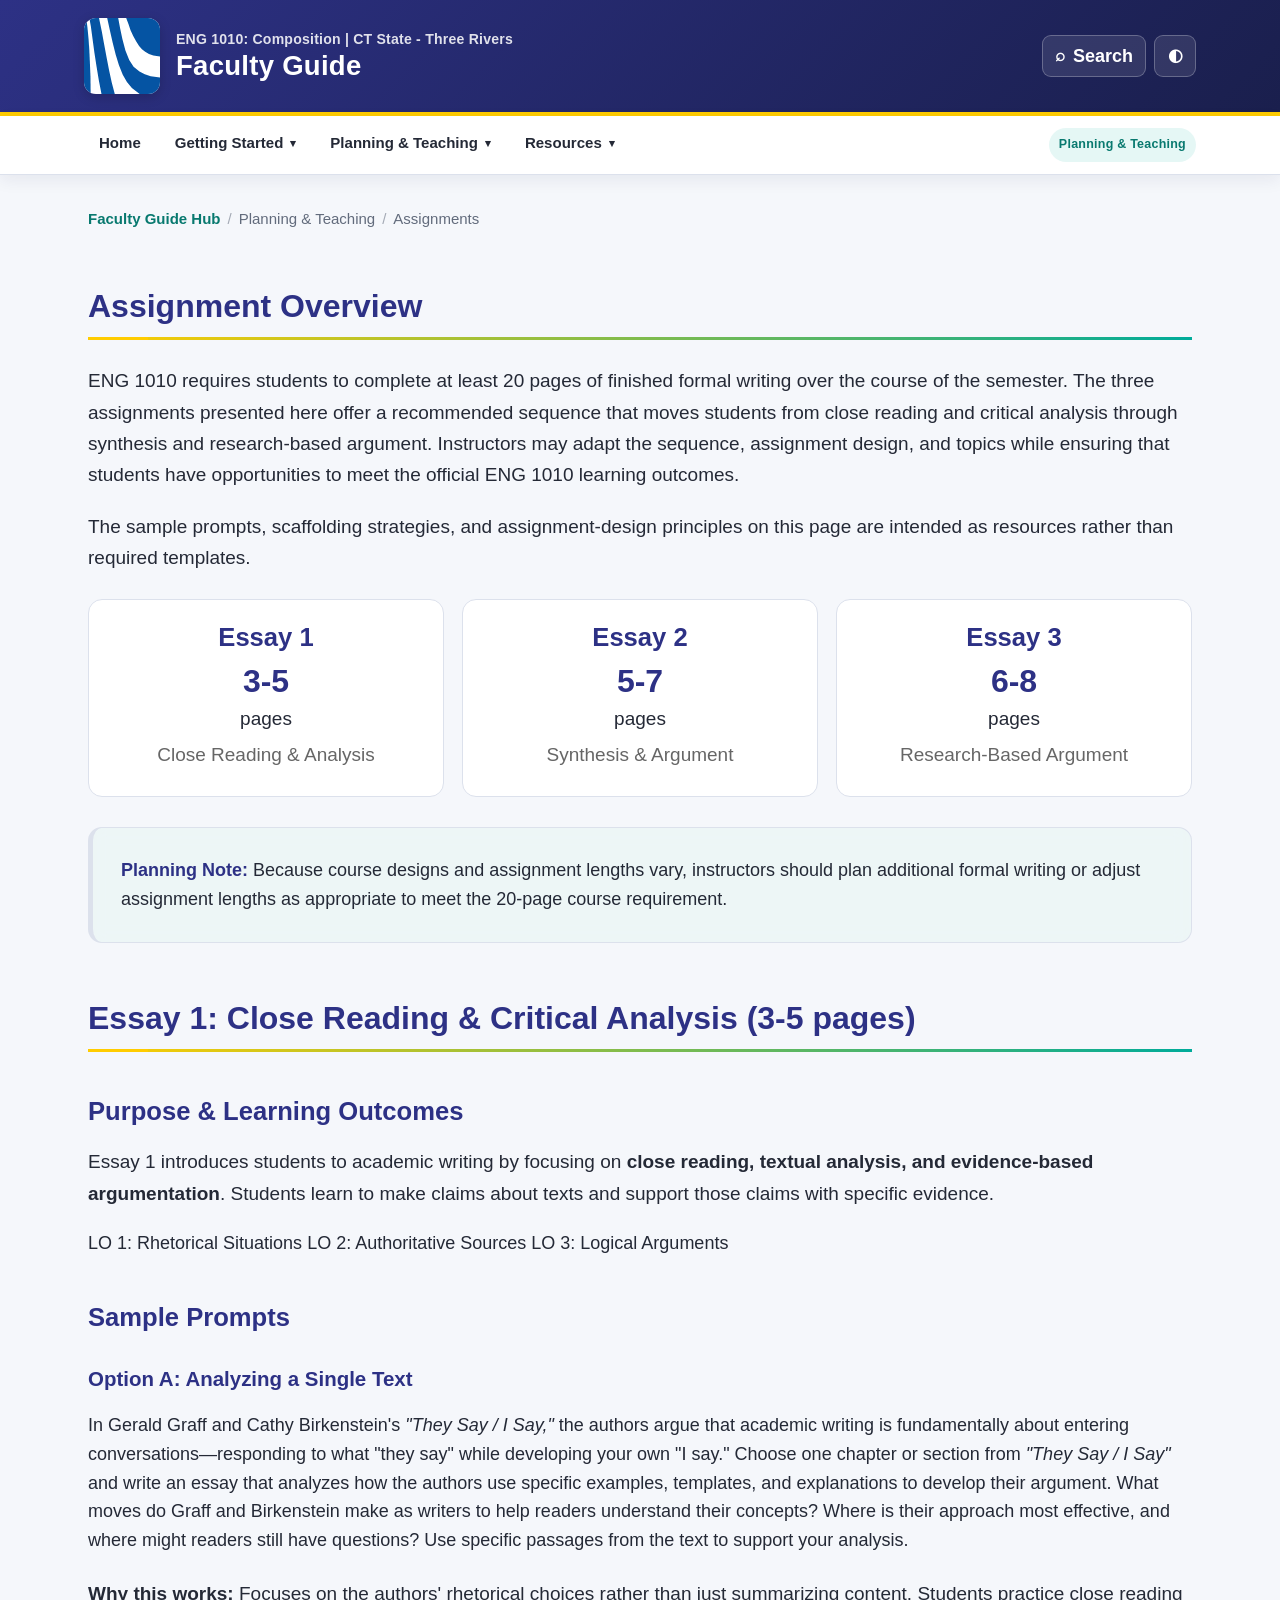
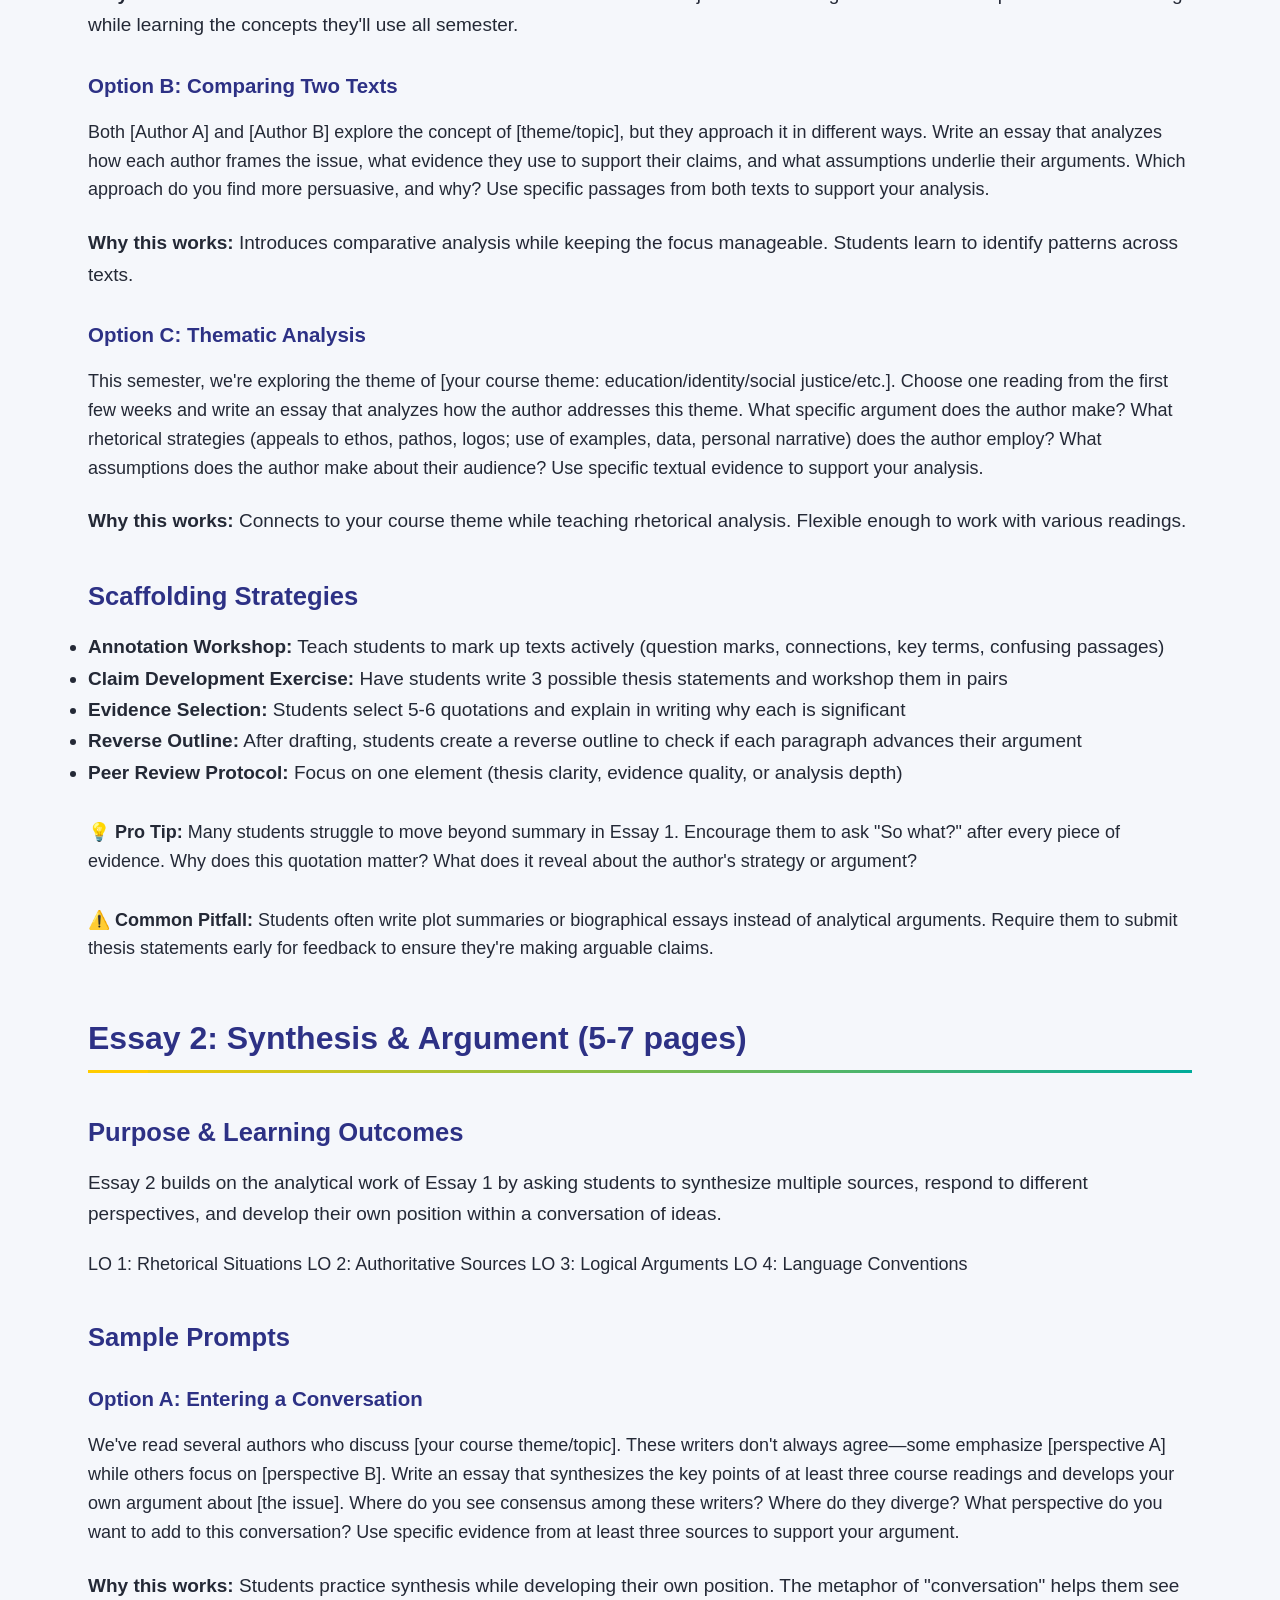
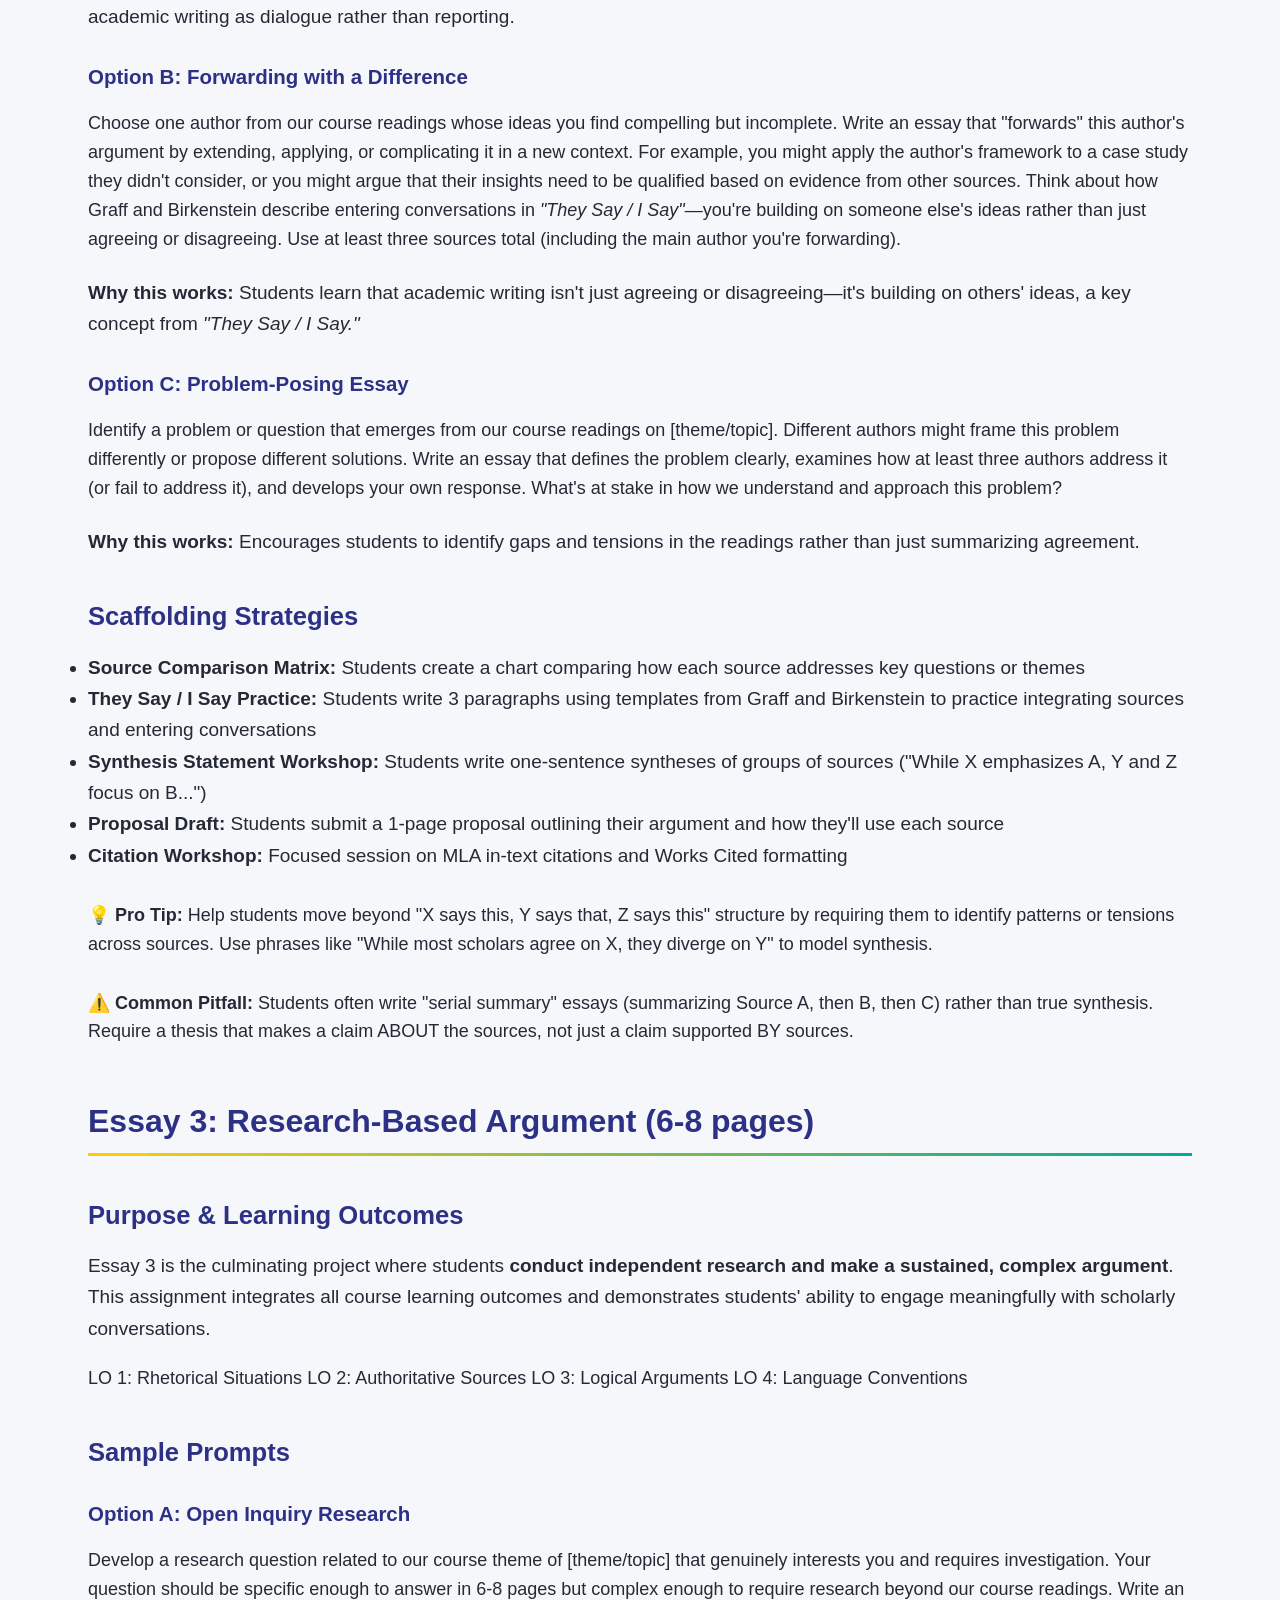
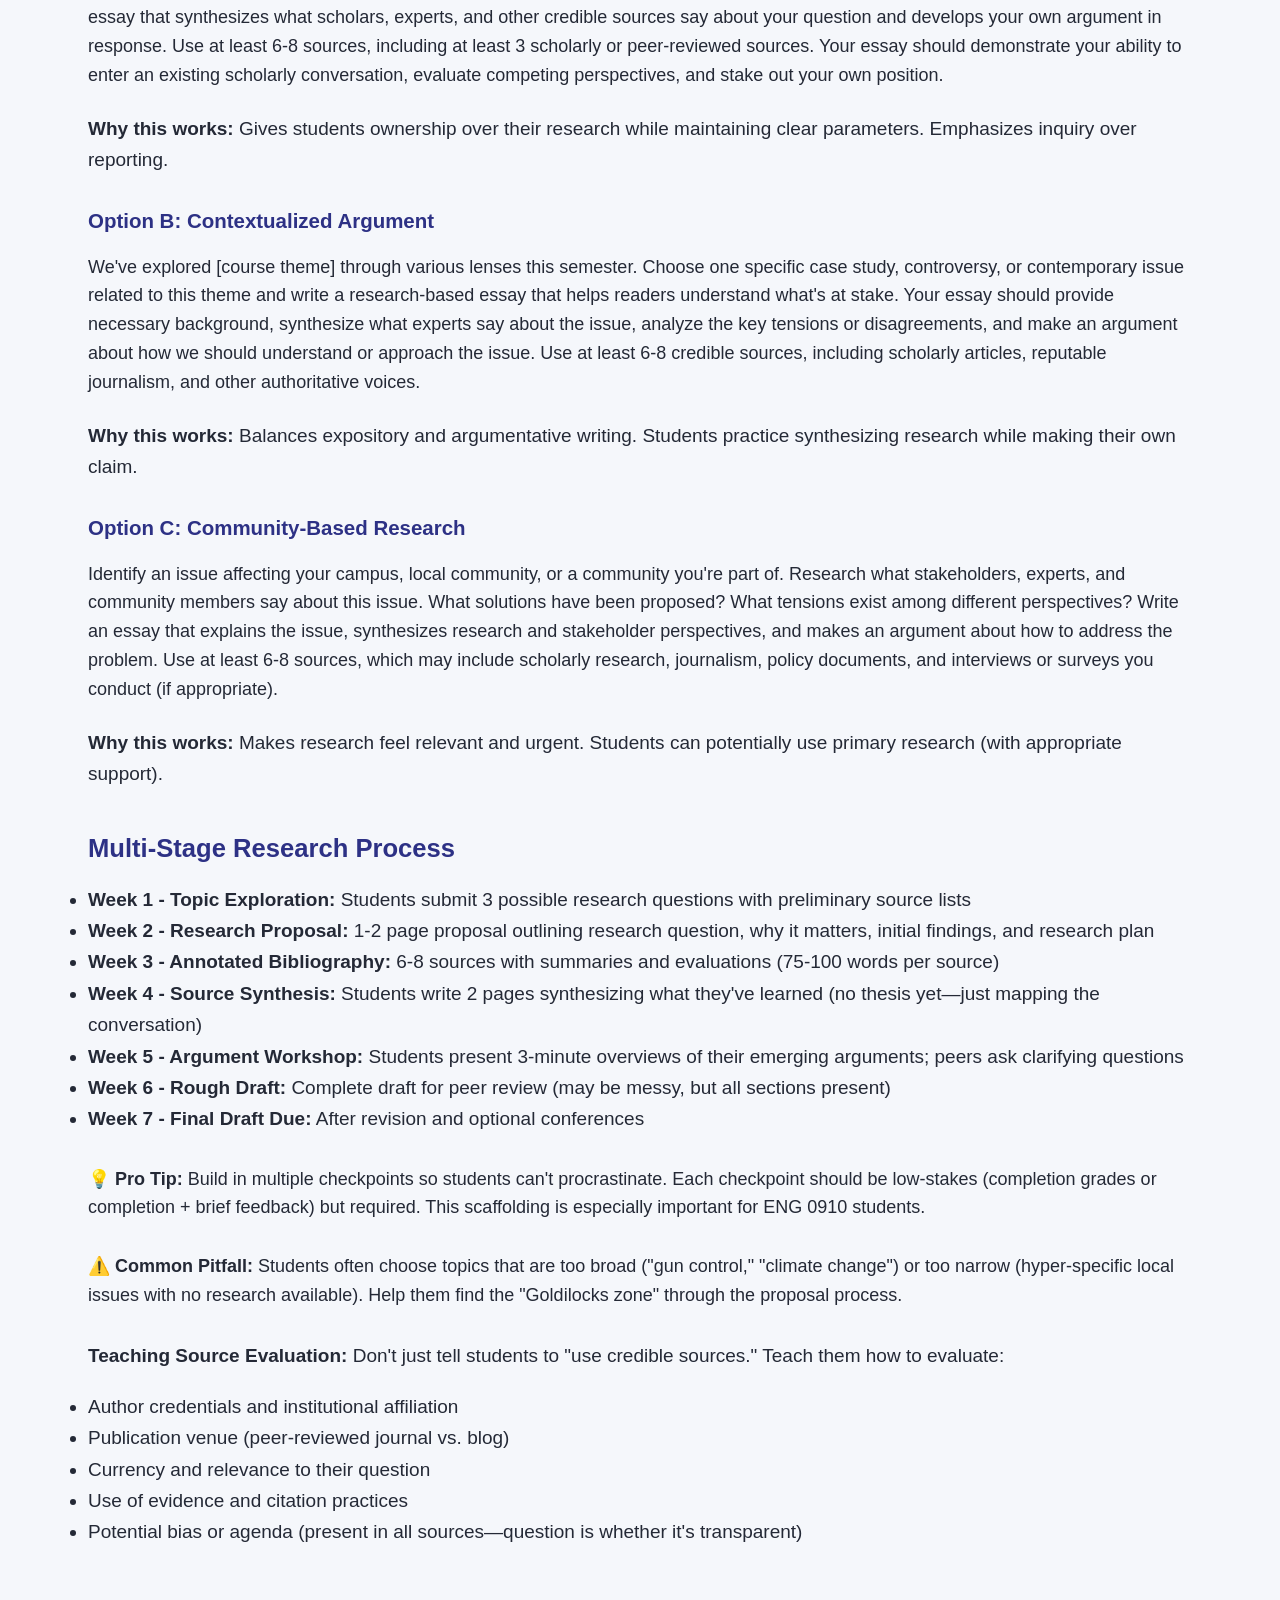
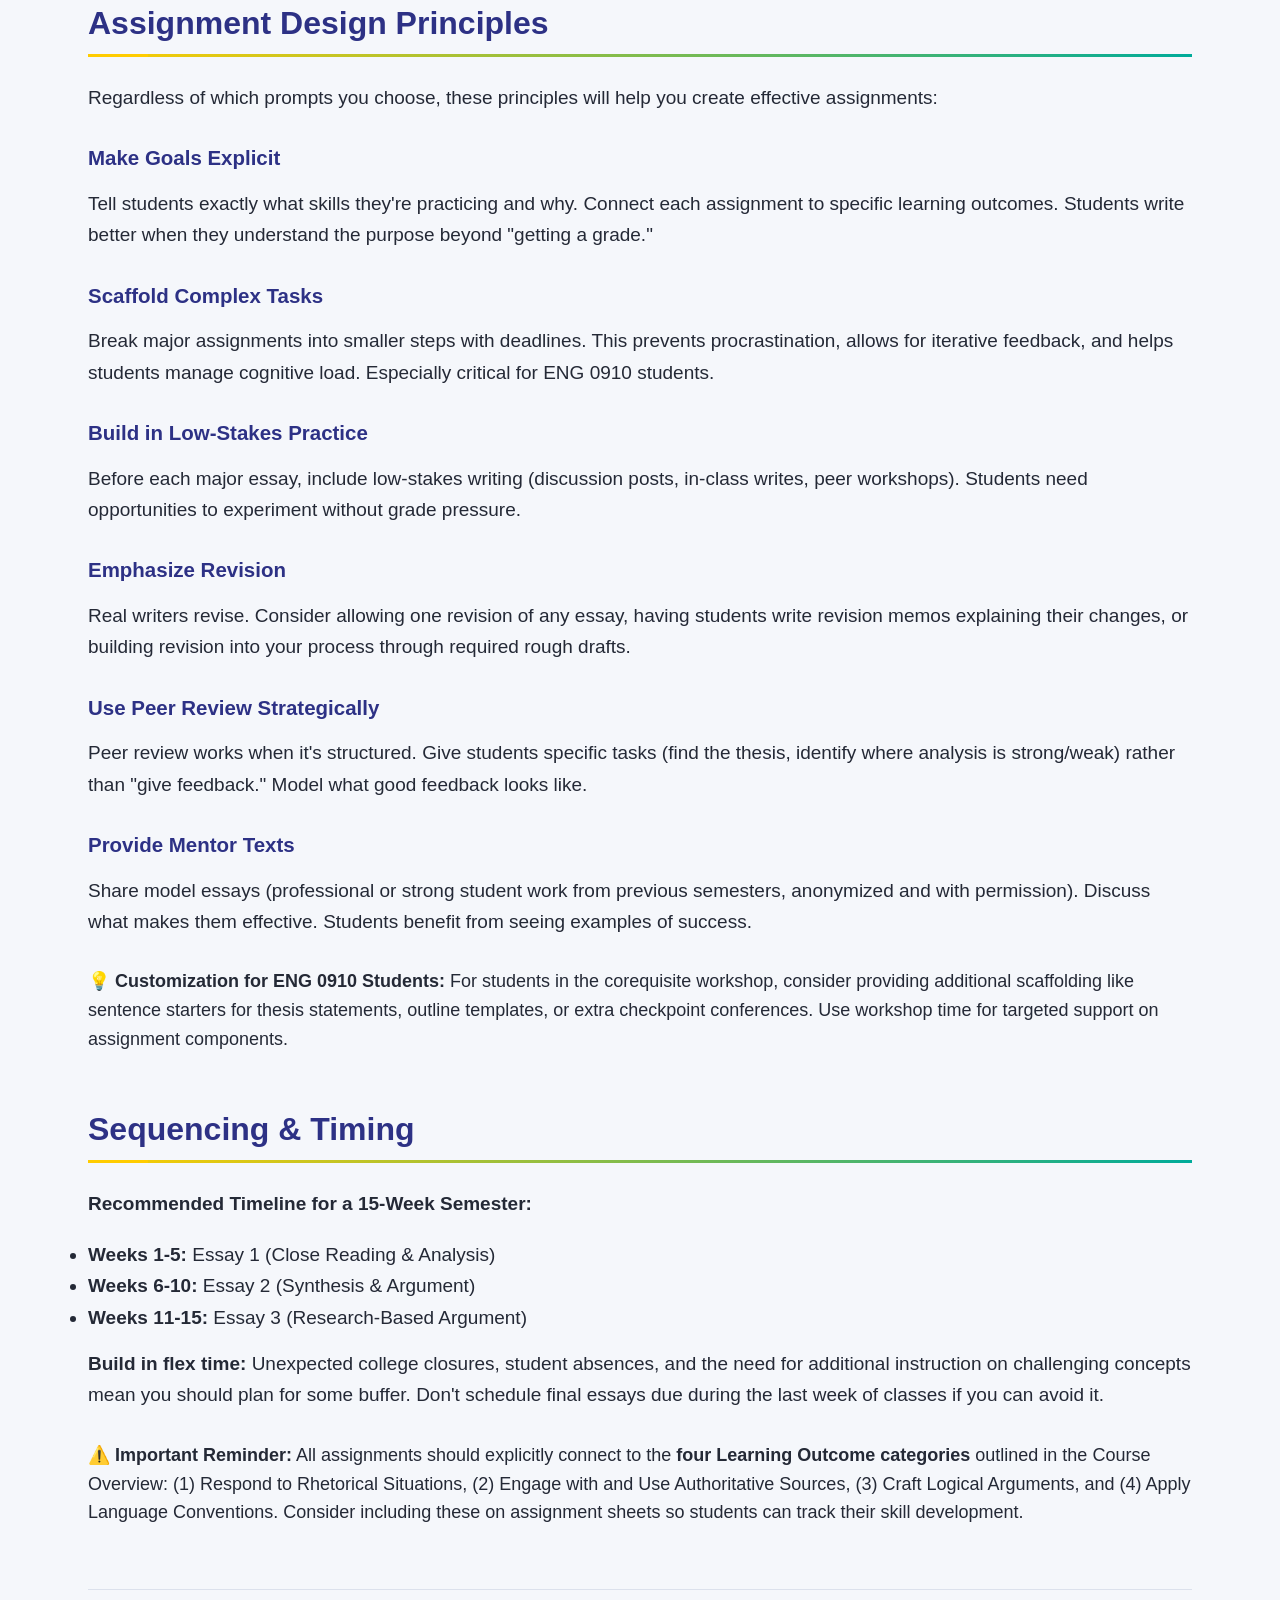
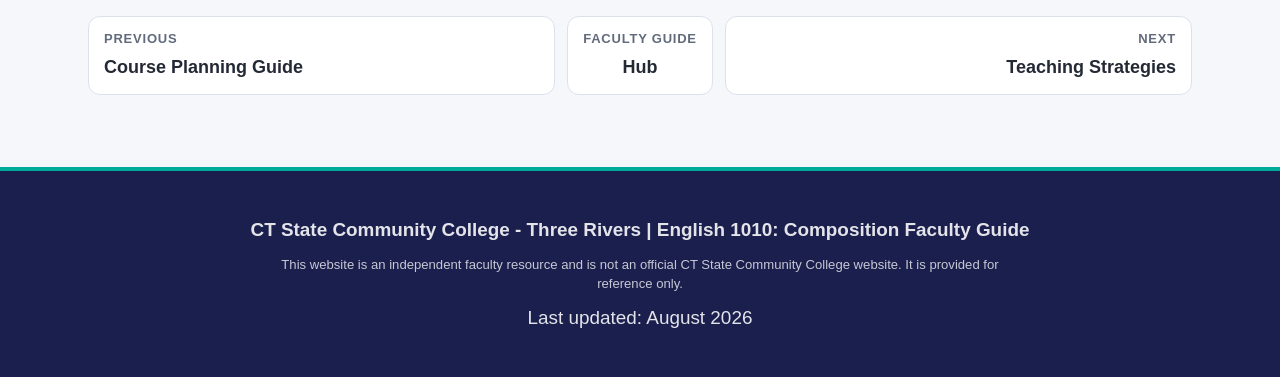
<file: assignments.html>
<!DOCTYPE html>

<html lang="en">
<head>
<meta charset="utf-8"/>
<meta content="width=device-width, initial-scale=1.0" name="viewport"/>
<title>Assignments &amp; Essay Prompts - ENG 1010 Faculty Guide</title>
<style>
        * {
            margin: 0;
            padding: 0;
            box-sizing: border-box;
        }

        body {
            font-family: 'Helvetica Neue', Helvetica, Arial, sans-serif;
            line-height: 1.7;
            color: #333333;
            background: #f4f4f4;
            min-height: 100vh;
        }

        .container {
            max-width: 1200px;
            margin: 0 auto;
            background: white;
            box-shadow: 0 2px 12px rgba(0,0,0,0.08);
        }

        header {
            background: linear-gradient(135deg, #2D3185 0%, #1a1f4d 100%);
            color: white;
            padding: 60px 60px 50px 60px;
            border-bottom: 4px solid #FFCC00;
            display: flex;
            align-items: center;
            gap: 30px;
            position: relative;
            overflow: hidden;
        }

        header::before {
            content: '';
            position: absolute;
            top: 0;
            left: 0;
            right: 0;
            bottom: 0;
            background: linear-gradient(135deg, rgba(0, 171, 154, 0.1) 0%, rgba(255, 204, 0, 0.05) 100%);
            pointer-events: none;
        }

        .logo {
            flex-shrink: 0;
            background: rgba(255, 255, 255, 0.1);
            backdrop-filter: blur(10px);
            -webkit-backdrop-filter: blur(10px);
            border: 1px solid rgba(255, 255, 255, 0.2);
            border-radius: 12px;
            padding: 12px;
            box-shadow: 0 8px 32px rgba(0, 0, 0, 0.1);
        }

        .logo-placeholder {
            width: 80px;
            height: 80px;
            background: linear-gradient(135deg, #0057B8 0%, #003d82 100%);
            border-radius: 8px;
            display: flex;
            align-items: center;
            justify-content: center;
            font-size: 2em;
            font-weight: 700;
            color: white;
        }

        .header-content {
            max-width: 900px;
            flex-grow: 1;
            position: relative;
            z-index: 1;
        }

        h1 {
            font-size: 3.2em;
            font-weight: 700;
            margin-bottom: 12px;
            letter-spacing: 0.5px;
            text-transform: uppercase;
            text-shadow: 2px 2px 4px rgba(0, 0, 0, 0.2);
        }

        h1::after {
            content: '';
            display: block;
            width: 120px;
            height: 4px;
            background: #FFCC00;
            margin-top: 12px;
            border-radius: 2px;
        }

        .subtitle {
            font-size: 1.25em;
            color: white;
            font-weight: 300;
        }
        
        
        
        nav {
            background: rgba(45, 49, 133, 0.95);
            border-bottom: 3px solid #FFCC00;
            padding: 0;
        }

        .nav-container {
            max-width: 1200px;
            margin: 0 auto;
        }

        /* Main navigation row */
        .nav-main {
            display: flex;
            align-items: center;
            flex-wrap: wrap;
            padding: 0;
        }

        /* Home link */
        .nav-home {
            background: rgba(0, 171, 154, 0.2);
            border-right: 1px solid rgba(255,255,255,0.1);
        }

        /* All nav links */
        nav a {
            color: white;
            text-decoration: none;
            padding: 16px 20px;
            display: block;
            font-size: 0.9em;
            font-weight: 500;
            transition: background 0.3s;
            border-right: 1px solid rgba(255,255,255,0.1);
        }

        nav a:hover,
        nav a:focus {
            background: rgba(0, 171, 154, 0.3);
            outline: 2px solid #FFCC00;
            outline-offset: -2px;
        }

        nav a.active {
            background: rgba(0, 171, 154, 0.4);
            border-bottom: 3px solid #FFCC00;
            font-weight: 600;
        }

        /* Category sections - always visible */
        .nav-section {
            display: flex;
            flex-direction: column;
            border-right: 2px solid rgba(255,255,255,0.2);
        }

        .nav-section-header {
            background: rgba(0, 0, 0, 0.2);
            color: #FFCC00;
            padding: 10px 20px;
            font-size: 0.75em;
            font-weight: 700;
            text-transform: uppercase;
            letter-spacing: 0.5px;
            border-bottom: 1px solid rgba(255,255,255,0.1);
        }

        .nav-section-links {
            display: flex;
            flex-direction: column;
        }

        .nav-section-links a {
            border-right: none;
            border-bottom: 1px solid rgba(255,255,255,0.05);
            padding-left: 30px;
        }

        .nav-section-links a:last-child {
            border-bottom: none;
        }

        /* Mobile styles */
        @media (max-width: 968px) {
            .nav-main {
                flex-direction: column;
            }
            
            .nav-section {
                width: 100%;
                border-right: none;
                border-bottom: 2px solid rgba(255,255,255,0.2);
            }
            
            .nav-section-links {
                flex-direction: column;
            }
            
            nav a {
                border-right: none;
            }
        }

        @media (min-width: 969px) {
            .nav-main {
                flex-direction: row;
            }
            
            .nav-section {
                flex: 1;
            }
            
            .nav-section-links {
                flex-direction: row;
                flex-wrap: wrap;
            }
            
            .nav-section-links a {
                flex: 1 1 auto;
                min-width: 150px;
            }
        }

        

        

        

        

        

        

        

        

        .content {
            padding: 60px;
        }

        h2 {
            font-size: 2.2em;
            color: #2D3185;
            margin: 50px 0 20px 0;
            font-weight: 300;
            border-bottom: 3px solid transparent;
            border-image: linear-gradient(90deg, #FFCC00 0%, #00AB9A 100%);
            border-image-slice: 1;
            padding-bottom: 12px;
            position: relative;
        }

        h2::before {
            content: '';
            position: absolute;
            left: 0;
            bottom: -3px;
            width: 60px;
            height: 3px;
            background: #FFCC00;
        }

        h2:first-of-type {
            margin-top: 0;
        }

        h3 {
            font-size: 1.6em;
            color: #2D3185;
            margin: 35px 0 15px 0;
            font-weight: 400;
        }

        p {
            margin-bottom: 16px;
            font-size: 1.05em;
            line-height: 1.7;
            color: #333333;
        }

        .welcome-box {
            background: rgba(255, 255, 255, 0.8);
            backdrop-filter: blur(10px);
            -webkit-backdrop-filter: blur(10px);
            border-left: 5px solid #FFCC00;
            border: 1px solid rgba(255, 204, 0, 0.3);
            border-left: 5px solid #FFCC00;
            padding: 40px;
            margin: 35px 0;
            border-radius: 0.375rem;
            box-shadow: 0 8px 32px rgba(0, 0, 0, 0.08);
        }

        .welcome-box p {
            margin-bottom: 16px;
        }

        .signature {
            margin-top: 28px;
            font-style: italic;
            color: #666666;
            border-top: 1px solid rgba(255, 204, 0, 0.3);
            padding-top: 24px;
        }

        .info-box {
            background: rgba(232, 245, 243, 0.6);
            backdrop-filter: blur(8px);
            -webkit-backdrop-filter: blur(8px);
            border-left: 5px solid #00AB9A;
            border: 1px solid rgba(0, 171, 154, 0.2);
            border-left: 5px solid #00AB9A;
            padding: 28px;
            margin: 28px 0;
            border-radius: 0.375rem;
            box-shadow: 0 4px 16px rgba(0, 171, 154, 0.1);
        }

        .info-box strong {
            color: #2D3185;
            font-weight: 600;
        }

        .checklist {
            background: rgba(255, 255, 255, 0.9);
            backdrop-filter: blur(10px);
            -webkit-backdrop-filter: blur(10px);
            border: 2px solid rgba(255, 204, 0, 0.3);
            padding: 40px;
            margin: 35px 0;
            border-radius: 0.375rem;
            box-shadow: 0 8px 32px rgba(0, 0, 0, 0.08);
        }

        .checklist h3 {
            margin-top: 0;
            color: #2D3185;
            border-bottom: 3px solid #FFCC00;
            padding-bottom: 12px;
            margin-bottom: 24px;
            font-weight: 400;
        }

        .checklist ol {
            padding-left: 30px;
            margin-top: 20px;
        }

        .checklist li {
            padding: 14px 0;
            font-size: 1.05em;
            line-height: 1.7;
            border-bottom: 1px solid rgba(0, 0, 0, 0.05);
            color: #333333;
        }

        .checklist li:last-child {
            border-bottom: none;
        }

        .checklist a {
            color: #00AB9A;
            text-decoration: none;
            font-weight: 500;
            border-bottom: 1px solid transparent;
            transition: all 0.2s;
        }

        .checklist a:hover {
            border-bottom: 1px solid #FFCC00;
            color: #2D3185;
        }

        .contact-box {
            background: rgba(248, 249, 250, 0.8);
            backdrop-filter: blur(8px);
            -webkit-backdrop-filter: blur(8px);
            border: 1px solid rgba(0, 171, 154, 0.2);
            border-left: 5px solid #00AB9A;
            padding: 32px;
            margin: 28px 0;
            border-radius: 0.375rem;
            box-shadow: 0 4px 16px rgba(0, 171, 154, 0.08);
        }

        .contact-box h4 {
            color: #2D3185;
            margin-bottom: 16px;
            font-weight: 400;
            font-size: 1.4em;
        }

        .contact-box h4::before {
            content: '';
            display: inline-block;
            width: 4px;
            height: 20px;
            background: #FFCC00;
            margin-right: 10px;
            vertical-align: middle;
        }

        .contact-box p {
            margin: 10px 0;
        }

        .contact-box a {
            color: #00AB9A;
            text-decoration: none;
            font-weight: 500;
            border-bottom: 1px solid transparent;
            transition: all 0.2s;
        }

        .contact-box a:hover {
            border-bottom: 1px solid #FFCC00;
            color: #2D3185;
        }

        .next-steps-list {
            list-style: none;
            padding: 0;
            margin: 28px 0;
        }

        .next-steps-list li {
            background: rgba(248, 249, 250, 0.8);
            backdrop-filter: blur(8px);
            -webkit-backdrop-filter: blur(8px);
            padding: 18px 24px;
            margin: 14px 0;
            border-left: 4px solid #00AB9A;
            border-radius: 0.375rem;
            transition: all 0.3s;
            box-shadow: 0 2px 8px rgba(0, 0, 0, 0.05);
        }

        .next-steps-list li:hover {
            background: rgba(255, 204, 0, 0.1);
            border-left: 6px solid #FFCC00;
            box-shadow: 0 4px 16px rgba(255, 204, 0, 0.2);
            transform: translateX(4px);
        }

        .next-steps-list a {
            color: #2D3185;
            text-decoration: none;
            font-weight: 500;
            font-size: 1.05em;
        }

        .next-steps-list a:hover {
            color: #00AB9A;
        }

        footer {
            background: #2D3185;
            color: white;
            text-align: center;
            padding: 40px;
            border-top: 4px solid #00AB9A;
        }

        footer p {
            margin: 10px 0;
            line-height: 1.6;
            color: white;
        }

        footer p:first-child {
            font-weight: 600;
        }

        @media (max-width: 768px) {
        
        
        
        nav {
            background: rgba(45, 49, 133, 0.95);
            border-bottom: 3px solid #FFCC00;
            padding: 0;
        }

        .nav-container {
            max-width: 1200px;
            margin: 0 auto;
        }

        /* Main navigation row */
        .nav-main {
            display: flex;
            align-items: center;
            flex-wrap: wrap;
            padding: 0;
        }

        /* Home link */
        .nav-home {
            background: rgba(0, 171, 154, 0.2);
            border-right: 1px solid rgba(255,255,255,0.1);
        }

        /* All nav links */
        nav a {
            color: white;
            text-decoration: none;
            padding: 16px 20px;
            display: block;
            font-size: 0.9em;
            font-weight: 500;
            transition: background 0.3s;
            border-right: 1px solid rgba(255,255,255,0.1);
        }

        nav a:hover,
        nav a:focus {
            background: rgba(0, 171, 154, 0.3);
            outline: 2px solid #FFCC00;
            outline-offset: -2px;
        }

        nav a.active {
            background: rgba(0, 171, 154, 0.4);
            border-bottom: 3px solid #FFCC00;
            font-weight: 600;
        }

        /* Category sections - always visible */
        .nav-section {
            display: flex;
            flex-direction: column;
            border-right: 2px solid rgba(255,255,255,0.2);
        }

        .nav-section-header {
            background: rgba(0, 0, 0, 0.2);
            color: #FFCC00;
            padding: 10px 20px;
            font-size: 0.75em;
            font-weight: 700;
            text-transform: uppercase;
            letter-spacing: 0.5px;
            border-bottom: 1px solid rgba(255,255,255,0.1);
        }

        .nav-section-links {
            display: flex;
            flex-direction: column;
        }

        .nav-section-links a {
            border-right: none;
            border-bottom: 1px solid rgba(255,255,255,0.05);
            padding-left: 30px;
        }

        .nav-section-links a:last-child {
            border-bottom: none;
        }

        /* Mobile styles */
        @media (max-width: 968px) {
            .nav-main {
                flex-direction: column;
            }
            
            .nav-section {
                width: 100%;
                border-right: none;
                border-bottom: 2px solid rgba(255,255,255,0.2);
            }
            
            .nav-section-links {
                flex-direction: column;
            }
            
            nav a {
                border-right: none;
            }
        }

        @media (min-width: 969px) {
            .nav-main {
                flex-direction: row;
            }
            
            .nav-section {
                flex: 1;
            }
            
            .nav-section-links {
                flex-direction: row;
                flex-wrap: wrap;
            }
            
            .nav-section-links a {
                flex: 1 1 auto;
                min-width: 150px;
            }
        }
            .content {
                padding: 30px;
            }

            header {
                padding: 40px 30px;
                flex-direction: column;
                gap: 20px;
                text-align: center;
            }

            .logo-placeholder {
                width: 60px;
                height: 60px;
                font-size: 1.6em;
            }

            h1 {
                font-size: 2.4em;
            }

            h1::after {
                margin-left: auto;
                margin-right: auto;
            }

        .subtitle {
            font-size: 1.25em;
            color: white;
            font-weight: 300;
        }

            h2 {
                font-size: 1.8em;
            }

            

            .checklist, .welcome-box, .contact-box {
                padding: 25px;
            }
        }

        @media (max-width: 500px) {
            header {
                padding: 30px 20px;
            }

            .logo-placeholder {
                width: 50px;
                height: 50px;
                font-size: 1.4em;
            }
        
        
        
        nav {
            background: rgba(45, 49, 133, 0.95);
            border-bottom: 3px solid #FFCC00;
            padding: 0;
        }

        .nav-container {
            max-width: 1200px;
            margin: 0 auto;
        }

        /* Main navigation row */
        .nav-main {
            display: flex;
            align-items: center;
            flex-wrap: wrap;
            padding: 0;
        }

        /* Home link */
        .nav-home {
            background: rgba(0, 171, 154, 0.2);
            border-right: 1px solid rgba(255,255,255,0.1);
        }

        /* All nav links */
        nav a {
            color: white;
            text-decoration: none;
            padding: 16px 20px;
            display: block;
            font-size: 0.9em;
            font-weight: 500;
            transition: background 0.3s;
            border-right: 1px solid rgba(255,255,255,0.1);
        }

        nav a:hover,
        nav a:focus {
            background: rgba(0, 171, 154, 0.3);
            outline: 2px solid #FFCC00;
            outline-offset: -2px;
        }

        nav a.active {
            background: rgba(0, 171, 154, 0.4);
            border-bottom: 3px solid #FFCC00;
            font-weight: 600;
        }

        /* Category sections - always visible */
        .nav-section {
            display: flex;
            flex-direction: column;
            border-right: 2px solid rgba(255,255,255,0.2);
        }

        .nav-section-header {
            background: rgba(0, 0, 0, 0.2);
            color: #FFCC00;
            padding: 10px 20px;
            font-size: 0.75em;
            font-weight: 700;
            text-transform: uppercase;
            letter-spacing: 0.5px;
            border-bottom: 1px solid rgba(255,255,255,0.1);
        }

        .nav-section-links {
            display: flex;
            flex-direction: column;
        }

        .nav-section-links a {
            border-right: none;
            border-bottom: 1px solid rgba(255,255,255,0.05);
            padding-left: 30px;
        }

        .nav-section-links a:last-child {
            border-bottom: none;
        }

        /* Mobile styles */
        @media (max-width: 968px) {
            .nav-main {
                flex-direction: column;
            }
            
            .nav-section {
                width: 100%;
                border-right: none;
                border-bottom: 2px solid rgba(255,255,255,0.2);
            }
            
            .nav-section-links {
                flex-direction: column;
            }
            
            nav a {
                border-right: none;
            }
        }

        @media (min-width: 969px) {
            .nav-main {
                flex-direction: row;
            }
            
            .nav-section {
                flex: 1;
            }
            
            .nav-section-links {
                flex-direction: row;
                flex-wrap: wrap;
            }
            
            .nav-section-links a {
                flex: 1 1 auto;
                min-width: 150px;
            }
        }

            .content {
                padding: 20px;
            }

            h1 {
                font-size: 1.8em;
            }

            h2 {
                font-size: 1.5em;
            }

            
        }
    
        /* Accessibility: keyboard skip link */
        .skip-link { position: absolute; left: -9999px; top: 0; z-index: 10000; padding: 12px 16px; background: #ffffff; color: #1a1f4d; font-weight: 700; border: 3px solid #FFCC00; }
        .skip-link:focus { left: 16px; top: 16px; }
</style>
<style id="publication-spacing">
.content p, main p { margin-bottom: 20px; }
.content h2, main h2 { margin-top: 60px; margin-bottom: 24px; }
.content h3, main h3 { margin-top: 42px; margin-bottom: 18px; }
.info-box, .warning-box, .tip-box, .highlight-box, .resource-box, .contact-card, .checklist-box { margin-top: 30px; margin-bottom: 30px; }
</style><link href="assets/faculty-guide.css" rel="stylesheet"/><link href="assets/faculty-review.css" rel="stylesheet"/><script defer="defer" src="assets/faculty-guide.js"></script></head>
<body><a class="skip-link" href="#main-content">Skip to main content</a>
<div class="fg-masthead" role="banner">
<div class="fg-masthead-inner">
<a aria-label="ENG 1010 Faculty Guide Hub" class="fg-brand" href="index.html">
<img alt="" aria-hidden="true" class="fg-mark-image" src="assets/site-mark-photo.svg"/>
<span class="fg-brand-copy"><span class="fg-course-line">ENG 1010: Composition | CT State - Three Rivers</span><h1 class="fg-site-name">Faculty Guide</h1></span>
</a>
<div class="fg-actions">
<button aria-label="Search Faculty Guide" class="fg-icon-button" data-fg-search-open="" type="button"><span aria-hidden="true" class="fg-icon">⌕</span><span class="fg-action-label">Search</span></button>
<button aria-label="Use dark theme" class="fg-icon-button" data-fg-theme="" type="button"><span aria-hidden="true" class="fg-icon">◐</span></button>
<button aria-controls="faculty-guide-navigation" aria-expanded="false" class="fg-menu-button" data-fg-menu="" type="button"><span aria-hidden="true">☰</span><span>Menu</span></button>
</div>
</div>
</div>
<div class="fg-nav-wrap" id="faculty-guide-navigation">
<div aria-label="Faculty Guide" class="fg-nav" role="navigation">
<a class="fg-nav-home" href="index.html">Home</a>
<div class="fg-nav-group">
<button aria-expanded="false" data-fg-group-toggle="" type="button">Getting Started<span aria-hidden="true" class="fg-chevron">▾</span></button>
<div class="fg-dropdown"><a href="getting-started.html">Getting Started</a><a href="quick-start.html">Quick Start</a><a href="course-overview.html">Course Overview</a><a href="corequisite-model.html">Corequisite Model</a></div>
</div><div class="fg-nav-group">
<button aria-expanded="false" data-fg-group-toggle="" type="button">Planning &amp; Teaching<span aria-hidden="true" class="fg-chevron">▾</span></button>
<div class="fg-dropdown"><a href="module-guide.html">Course Planning Guide</a><a aria-current="page" href="assignments.html">Assignments</a><a href="instructional-strategies.html">Teaching Strategies</a><a href="assessment.html">Assessment</a></div>
</div><div class="fg-nav-group">
<button aria-expanded="false" data-fg-group-toggle="" type="button">Resources<span aria-hidden="true" class="fg-chevron">▾</span></button>
<div class="fg-dropdown"><a href="syllabus-templates.html">Syllabus Guidance</a><a href="policies.html">Policies</a><a href="ai-policy.html">AI Guidance</a><a href="faculty-support.html">Faculty Support</a></div>
</div>
<span class="fg-nav-spacer"></span>
<span class="fg-section-chip">Planning &amp; Teaching</span>
</div>
</div>
<div aria-hidden="true" class="fg-search-backdrop" data-fg-search-backdrop="">
<div aria-label="Search Faculty Guide" aria-modal="true" class="fg-search-dialog" role="dialog">
<div class="fg-search-head">
<input aria-label="Search Faculty Guide pages" class="fg-search-input" data-fg-search-input="" placeholder="Search pages and topics…" type="search"/>
<button aria-label="Close search" class="fg-search-close" data-fg-search-close="" type="button">×</button>
</div>
<div class="fg-search-results" data-fg-search-results=""></div>
</div>
</div>
<div class="container">
<div class="content" id="main-content"><div aria-label="Breadcrumb" class="fg-breadcrumb"><a href="index.html">Faculty Guide Hub</a><span aria-hidden="true" class="fg-breadcrumb-sep">/</span><span>Planning &amp; Teaching</span><span aria-hidden="true" class="fg-breadcrumb-sep">/</span><span>Assignments</span></div>
<div class="intro-section">
<h2>Assignment Overview</h2>
<p>ENG 1010 requires students to complete at least 20 pages of finished formal writing over the course of the semester. The three assignments presented here offer a recommended sequence that moves students from close reading and critical analysis through synthesis and research-based argument. Instructors may adapt the sequence, assignment design, and topics while ensuring that students have opportunities to meet the official ENG 1010 learning outcomes.</p>
<p>The sample prompts, scaffolding strategies, and assignment-design principles on this page are intended as resources rather than required templates.</p></div>
<div class="requirement-grid">
<div class="requirement-card">
<h3>Essay 1</h3>
<div class="page-count">3-5</div>
<p>pages</p>
<p style="margin-top: 10px; color: #666;">Close Reading &amp; Analysis</p>
</div>
<div class="requirement-card">
<h3>Essay 2</h3>
<div class="page-count">5-7</div>
<p>pages</p>
<p style="margin-top: 10px; color: #666;">Synthesis &amp; Argument</p>
</div>
<div class="requirement-card">
<h3>Essay 3</h3>
<div class="page-count">6-8</div>
<p>pages</p>
<p style="margin-top: 10px; color: #666;">Research-Based Argument</p>
</div>
</div><div class="info-box"><strong>Planning Note: </strong>Because course designs and assignment lengths vary, instructors should plan additional formal writing or adjust assignment lengths as appropriate to meet the 20-page course requirement.</div>
<!-- ESSAY 1 -->
<div class="essay-section">
<h2>Essay 1: Close Reading &amp; Critical Analysis (3-5 pages)</h2>
<h3>Purpose &amp; Learning Outcomes</h3>
<p>Essay 1 introduces students to academic writing by focusing on <strong>close reading, textual analysis, and evidence-based argumentation</strong>. Students learn to make claims about texts and support those claims with specific evidence.</p>
<div style="margin: 15px 0;">
<span class="outcomes-tag">LO 1: Rhetorical Situations</span>
<span class="outcomes-tag">LO 2: Authoritative Sources</span>
<span class="outcomes-tag">LO 3: Logical Arguments</span>
</div>
<h3>Sample Prompts</h3>
<div class="prompt-box">
<h4>Option A: Analyzing a Single Text</h4>
<div class="prompt-text">
                        In Gerald Graff and Cathy Birkenstein's <em>"They Say / I Say,"</em> the authors argue that academic writing is fundamentally about entering conversations—responding to what "they say" while developing your own "I say." Choose one chapter or section from <em>"They Say / I Say"</em> and write an essay that analyzes how the authors use specific examples, templates, and explanations to develop their argument. What moves do Graff and Birkenstein make as writers to help readers understand their concepts? Where is their approach most effective, and where might readers still have questions? Use specific passages from the text to support your analysis.
                    </div>
<p><strong>Why this works:</strong> Focuses on the authors' rhetorical choices rather than just summarizing content. Students practice close reading while learning the concepts they'll use all semester.</p>
</div>
<div class="prompt-box">
<h4>Option B: Comparing Two Texts</h4>
<div class="prompt-text">
                        Both [Author A] and [Author B] explore the concept of [theme/topic], but they approach it in different ways. Write an essay that analyzes how each author frames the issue, what evidence they use to support their claims, and what assumptions underlie their arguments. Which approach do you find more persuasive, and why? Use specific passages from both texts to support your analysis.
                    </div>
<p><strong>Why this works:</strong> Introduces comparative analysis while keeping the focus manageable. Students learn to identify patterns across texts.</p>
</div>
<div class="prompt-box">
<h4>Option C: Thematic Analysis</h4>
<div class="prompt-text">
                        This semester, we're exploring the theme of [your course theme: education/identity/social justice/etc.]. Choose one reading from the first few weeks and write an essay that analyzes how the author addresses this theme. What specific argument does the author make? What rhetorical strategies (appeals to ethos, pathos, logos; use of examples, data, personal narrative) does the author employ? What assumptions does the author make about their audience? Use specific textual evidence to support your analysis.
                    </div>
<p><strong>Why this works:</strong> Connects to your course theme while teaching rhetorical analysis. Flexible enough to work with various readings.</p>
</div>
<h3>Scaffolding Strategies</h3>
<ul class="scaffold-list">
<li><strong>Annotation Workshop:</strong> Teach students to mark up texts actively (question marks, connections, key terms, confusing passages)</li>
<li><strong>Claim Development Exercise:</strong> Have students write 3 possible thesis statements and workshop them in pairs</li>
<li><strong>Evidence Selection:</strong> Students select 5-6 quotations and explain in writing why each is significant</li>
<li><strong>Reverse Outline:</strong> After drafting, students create a reverse outline to check if each paragraph advances their argument</li>
<li><strong>Peer Review Protocol:</strong> Focus on one element (thesis clarity, evidence quality, or analysis depth)</li>
</ul>
<div class="tip-box">
<strong>💡 Pro Tip:</strong> Many students struggle to move beyond summary in Essay 1. Encourage them to ask "So what?" after every piece of evidence. Why does this quotation matter? What does it reveal about the author's strategy or argument?
                </div>
<div class="warning-box">
<strong>⚠️ Common Pitfall:</strong> Students often write plot summaries or biographical essays instead of analytical arguments. Require them to submit thesis statements early for feedback to ensure they're making arguable claims.
                </div>
</div>
<!-- ESSAY 2 -->
<div class="essay-section essay-two">
<h2>Essay 2: Synthesis &amp; Argument (5-7 pages)</h2>
<h3>Purpose &amp; Learning Outcomes</h3>
<p>Essay 2 builds on the analytical work of Essay 1 by asking students to synthesize multiple sources, respond to different perspectives, and develop their own position within a conversation of ideas.</p>
<div style="margin: 15px 0;">
<span class="outcomes-tag">LO 1: Rhetorical Situations</span>
<span class="outcomes-tag">LO 2: Authoritative Sources</span>
<span class="outcomes-tag">LO 3: Logical Arguments</span>
<span class="outcomes-tag">LO 4: Language Conventions</span>
</div>
<h3>Sample Prompts</h3>
<div class="prompt-box">
<h4>Option A: Entering a Conversation</h4>
<div class="prompt-text">
                        We've read several authors who discuss [your course theme/topic]. These writers don't always agree—some emphasize [perspective A] while others focus on [perspective B]. Write an essay that synthesizes the key points of at least three course readings and develops your own argument about [the issue]. Where do you see consensus among these writers? Where do they diverge? What perspective do you want to add to this conversation? Use specific evidence from at least three sources to support your argument.
                    </div>
<p><strong>Why this works:</strong> Students practice synthesis while developing their own position. The metaphor of "conversation" helps them see academic writing as dialogue rather than reporting.</p>
</div>
<div class="prompt-box">
<h4>Option B: Forwarding with a Difference</h4>
<div class="prompt-text">
                        Choose one author from our course readings whose ideas you find compelling but incomplete. Write an essay that "forwards" this author's argument by extending, applying, or complicating it in a new context. For example, you might apply the author's framework to a case study they didn't consider, or you might argue that their insights need to be qualified based on evidence from other sources. Think about how Graff and Birkenstein describe entering conversations in <em>"They Say / I Say"</em>—you're building on someone else's ideas rather than just agreeing or disagreeing. Use at least three sources total (including the main author you're forwarding).
                    </div>
<p><strong>Why this works:</strong> Students learn that academic writing isn't just agreeing or disagreeing—it's building on others' ideas, a key concept from <em>"They Say / I Say."</em></p>
</div>
<div class="prompt-box">
<h4>Option C: Problem-Posing Essay</h4>
<div class="prompt-text">
                        Identify a problem or question that emerges from our course readings on [theme/topic]. Different authors might frame this problem differently or propose different solutions. Write an essay that defines the problem clearly, examines how at least three authors address it (or fail to address it), and develops your own response. What's at stake in how we understand and approach this problem?
                    </div>
<p><strong>Why this works:</strong> Encourages students to identify gaps and tensions in the readings rather than just summarizing agreement.</p>
</div>
<h3>Scaffolding Strategies</h3>
<ul class="scaffold-list">
<li><strong>Source Comparison Matrix:</strong> Students create a chart comparing how each source addresses key questions or themes</li>
<li><strong>They Say / I Say Practice:</strong> Students write 3 paragraphs using templates from Graff and Birkenstein to practice integrating sources and entering conversations</li>
<li><strong>Synthesis Statement Workshop:</strong> Students write one-sentence syntheses of groups of sources ("While X emphasizes A, Y and Z focus on B...")</li>
<li><strong>Proposal Draft:</strong> Students submit a 1-page proposal outlining their argument and how they'll use each source</li>
<li><strong>Citation Workshop:</strong> Focused session on MLA in-text citations and Works Cited formatting</li>
</ul>
<div class="tip-box">
<strong>💡 Pro Tip:</strong> Help students move beyond "X says this, Y says that, Z says this" structure by requiring them to identify patterns or tensions across sources. Use phrases like "While most scholars agree on X, they diverge on Y" to model synthesis.
                </div>
<div class="warning-box">
<strong>⚠️ Common Pitfall:</strong> Students often write "serial summary" essays (summarizing Source A, then B, then C) rather than true synthesis. Require a thesis that makes a claim ABOUT the sources, not just a claim supported BY sources.
                </div>
</div>
<!-- ESSAY 3 -->
<div class="essay-section essay-three">
<h2>Essay 3: Research-Based Argument (6-8 pages)</h2>
<h3>Purpose &amp; Learning Outcomes</h3>
<p>Essay 3 is the culminating project where students <strong>conduct independent research and make a sustained, complex argument</strong>. This assignment integrates all course learning outcomes and demonstrates students' ability to engage meaningfully with scholarly conversations.</p>
<div style="margin: 15px 0;">
<span class="outcomes-tag">LO 1: Rhetorical Situations</span>
<span class="outcomes-tag">LO 2: Authoritative Sources</span>
<span class="outcomes-tag">LO 3: Logical Arguments</span>
<span class="outcomes-tag">LO 4: Language Conventions</span>
</div>
<h3>Sample Prompts</h3>
<div class="prompt-box">
<h4>Option A: Open Inquiry Research</h4>
<div class="prompt-text">
                        Develop a research question related to our course theme of [theme/topic] that genuinely interests you and requires investigation. Your question should be specific enough to answer in 6-8 pages but complex enough to require research beyond our course readings. Write an essay that synthesizes what scholars, experts, and other credible sources say about your question and develops your own argument in response. Use at least 6-8 sources, including at least 3 scholarly or peer-reviewed sources. Your essay should demonstrate your ability to enter an existing scholarly conversation, evaluate competing perspectives, and stake out your own position.
                    </div>
<p><strong>Why this works:</strong> Gives students ownership over their research while maintaining clear parameters. Emphasizes inquiry over reporting.</p>
</div>
<div class="prompt-box">
<h4>Option B: Contextualized Argument</h4>
<div class="prompt-text">
                        We've explored [course theme] through various lenses this semester. Choose one specific case study, controversy, or contemporary issue related to this theme and write a research-based essay that helps readers understand what's at stake. Your essay should provide necessary background, synthesize what experts say about the issue, analyze the key tensions or disagreements, and make an argument about how we should understand or approach the issue. Use at least 6-8 credible sources, including scholarly articles, reputable journalism, and other authoritative voices.
                    </div>
<p><strong>Why this works:</strong> Balances expository and argumentative writing. Students practice synthesizing research while making their own claim.</p>
</div>
<div class="prompt-box">
<h4>Option C: Community-Based Research</h4>
<div class="prompt-text">
                        Identify an issue affecting your campus, local community, or a community you're part of. Research what stakeholders, experts, and community members say about this issue. What solutions have been proposed? What tensions exist among different perspectives? Write an essay that explains the issue, synthesizes research and stakeholder perspectives, and makes an argument about how to address the problem. Use at least 6-8 sources, which may include scholarly research, journalism, policy documents, and interviews or surveys you conduct (if appropriate).
                    </div>
<p><strong>Why this works:</strong> Makes research feel relevant and urgent. Students can potentially use primary research (with appropriate support).</p>
</div>
<h3>Multi-Stage Research Process</h3>
<ul class="scaffold-list">
<li><strong>Week 1 - Topic Exploration:</strong> Students submit 3 possible research questions with preliminary source lists</li>
<li><strong>Week 2 - Research Proposal:</strong> 1-2 page proposal outlining research question, why it matters, initial findings, and research plan</li>
<li><strong>Week 3 - Annotated Bibliography:</strong> 6-8 sources with summaries and evaluations (75-100 words per source)</li>
<li><strong>Week 4 - Source Synthesis:</strong> Students write 2 pages synthesizing what they've learned (no thesis yet—just mapping the conversation)</li>
<li><strong>Week 5 - Argument Workshop:</strong> Students present 3-minute overviews of their emerging arguments; peers ask clarifying questions</li>
<li><strong>Week 6 - Rough Draft:</strong> Complete draft for peer review (may be messy, but all sections present)</li>
<li><strong>Week 7 - Final Draft Due:</strong> After revision and optional conferences</li>
</ul>
<div class="tip-box">
<strong>💡 Pro Tip:</strong> Build in multiple checkpoints so students can't procrastinate. Each checkpoint should be low-stakes (completion grades or completion + brief feedback) but required. This scaffolding is especially important for ENG 0910 students.
                </div>
<div class="warning-box">
<strong>⚠️ Common Pitfall:</strong> Students often choose topics that are too broad ("gun control," "climate change") or too narrow (hyper-specific local issues with no research available). Help them find the "Goldilocks zone" through the proposal process.
                </div>
<p style="margin-top: 20px;"><strong>Teaching Source Evaluation:</strong> Don't just tell students to "use credible sources." Teach them how to evaluate:</p>
<ul class="scaffold-list">
<li>Author credentials and institutional affiliation</li>
<li>Publication venue (peer-reviewed journal vs. blog)</li>
<li>Currency and relevance to their question</li>
<li>Use of evidence and citation practices</li>
<li>Potential bias or agenda (present in all sources—question is whether it's transparent)</li>
</ul>
</div>
<!-- GENERAL STRATEGIES -->
<div class="intro-section" style="margin-top: 40px;">
<h2>Assignment Design Principles</h2>
<p>Regardless of which prompts you choose, these principles will help you create effective assignments:</p>
</div>
<div class="strategy-grid">
<div class="strategy-card">
<h4>Make Goals Explicit</h4>
<p>Tell students exactly what skills they're practicing and why. Connect each assignment to specific learning outcomes. Students write better when they understand the purpose beyond "getting a grade."</p>
</div>
<div class="strategy-card">
<h4>Scaffold Complex Tasks</h4>
<p>Break major assignments into smaller steps with deadlines. This prevents procrastination, allows for iterative feedback, and helps students manage cognitive load. Especially critical for ENG 0910 students.</p>
</div>
<div class="strategy-card">
<h4>Build in Low-Stakes Practice</h4>
<p>Before each major essay, include low-stakes writing (discussion posts, in-class writes, peer workshops). Students need opportunities to experiment without grade pressure.</p>
</div>
<div class="strategy-card">
<h4>Emphasize Revision</h4>
<p>Real writers revise. Consider allowing one revision of any essay, having students write revision memos explaining their changes, or building revision into your process through required rough drafts.</p>
</div>
<div class="strategy-card">
<h4>Use Peer Review Strategically</h4>
<p>Peer review works when it's structured. Give students specific tasks (find the thesis, identify where analysis is strong/weak) rather than "give feedback." Model what good feedback looks like.</p>
</div>
<div class="strategy-card">
<h4>Provide Mentor Texts</h4>
<p>Share model essays (professional or strong student work from previous semesters, anonymized and with permission). Discuss what makes them effective. Students benefit from seeing examples of success.</p>
</div>
</div>
<div class="tip-box" style="margin-top: 30px;">
<strong>💡 Customization for ENG 0910 Students:</strong> For students in the corequisite workshop, consider providing additional scaffolding like sentence starters for thesis statements, outline templates, or extra checkpoint conferences. Use workshop time for targeted support on assignment components.
            </div>
<div class="intro-section" style="margin-top: 40px;">
<h2>Sequencing &amp; Timing</h2>
<p><strong>Recommended Timeline for a 15-Week Semester:</strong></p>
<ul class="scaffold-list">
<li><strong>Weeks 1-5:</strong> Essay 1 (Close Reading &amp; Analysis)</li>
<li><strong>Weeks 6-10:</strong> Essay 2 (Synthesis &amp; Argument)</li>
<li><strong>Weeks 11-15:</strong> Essay 3 (Research-Based Argument)</li>
</ul>
<p style="margin-top: 15px;"><strong>Build in flex time:</strong> Unexpected college closures, student absences, and the need for additional instruction on challenging concepts mean you should plan for some buffer. Don't schedule final essays due during the last week of classes if you can avoid it.</p>
</div>
<div class="warning-box" style="margin-top: 30px;">
<strong>⚠️ Important Reminder:</strong> All assignments should explicitly connect to the <strong>four Learning Outcome categories</strong> outlined in the Course Overview: (1) Respond to Rhetorical Situations, (2) Engage with and Use Authoritative Sources, (3) Craft Logical Arguments, and (4) Apply Language Conventions. Consider including these on assignment sheets so students can track their skill development.
            </div>
<div aria-label="Faculty Guide page navigation" class="fg-page-nav"><a class="fg-prev" href="module-guide.html"><span class="fg-page-nav-label">Previous</span><span class="fg-page-nav-title">Course Planning Guide</span></a><a class="fg-hub-link" href="index.html"><span class="fg-page-nav-label">Faculty Guide</span><span class="fg-page-nav-title">Hub</span></a><a class="fg-next" href="instructional-strategies.html"><span class="fg-page-nav-label">Next</span><span class="fg-page-nav-title">Teaching Strategies</span></a></div></div>
<footer class="site-footer"><p><strong>CT State Community College - Three Rivers | English 1010: Composition Faculty Guide</strong></p><p class="fg-footer-disclaimer">This website is an independent faculty resource and is not an official CT State Community College website. It is provided for reference only.</p><p>Last updated: August 2026</p></footer>
</div>
<button aria-label="Back to top" class="fg-back-top" data-fg-back-top="" type="button">↑</button></body>
</html>
</file>
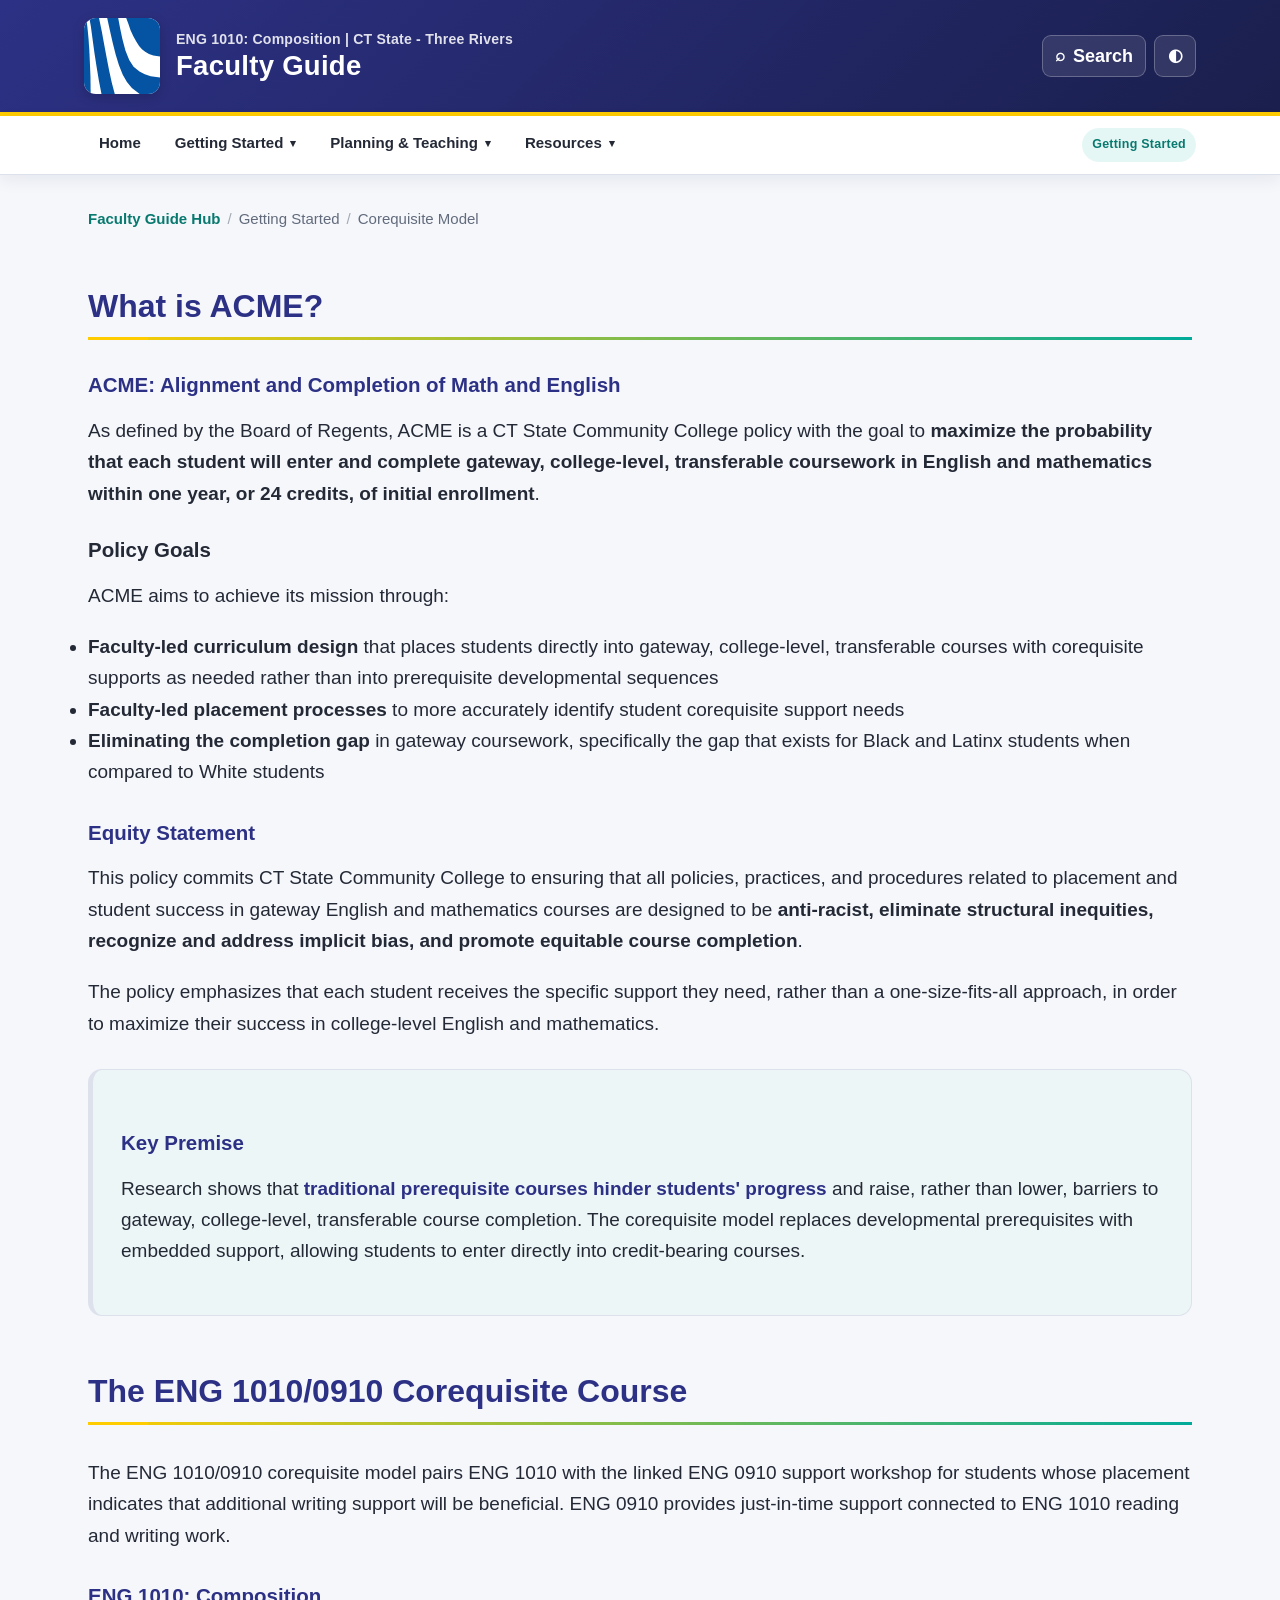
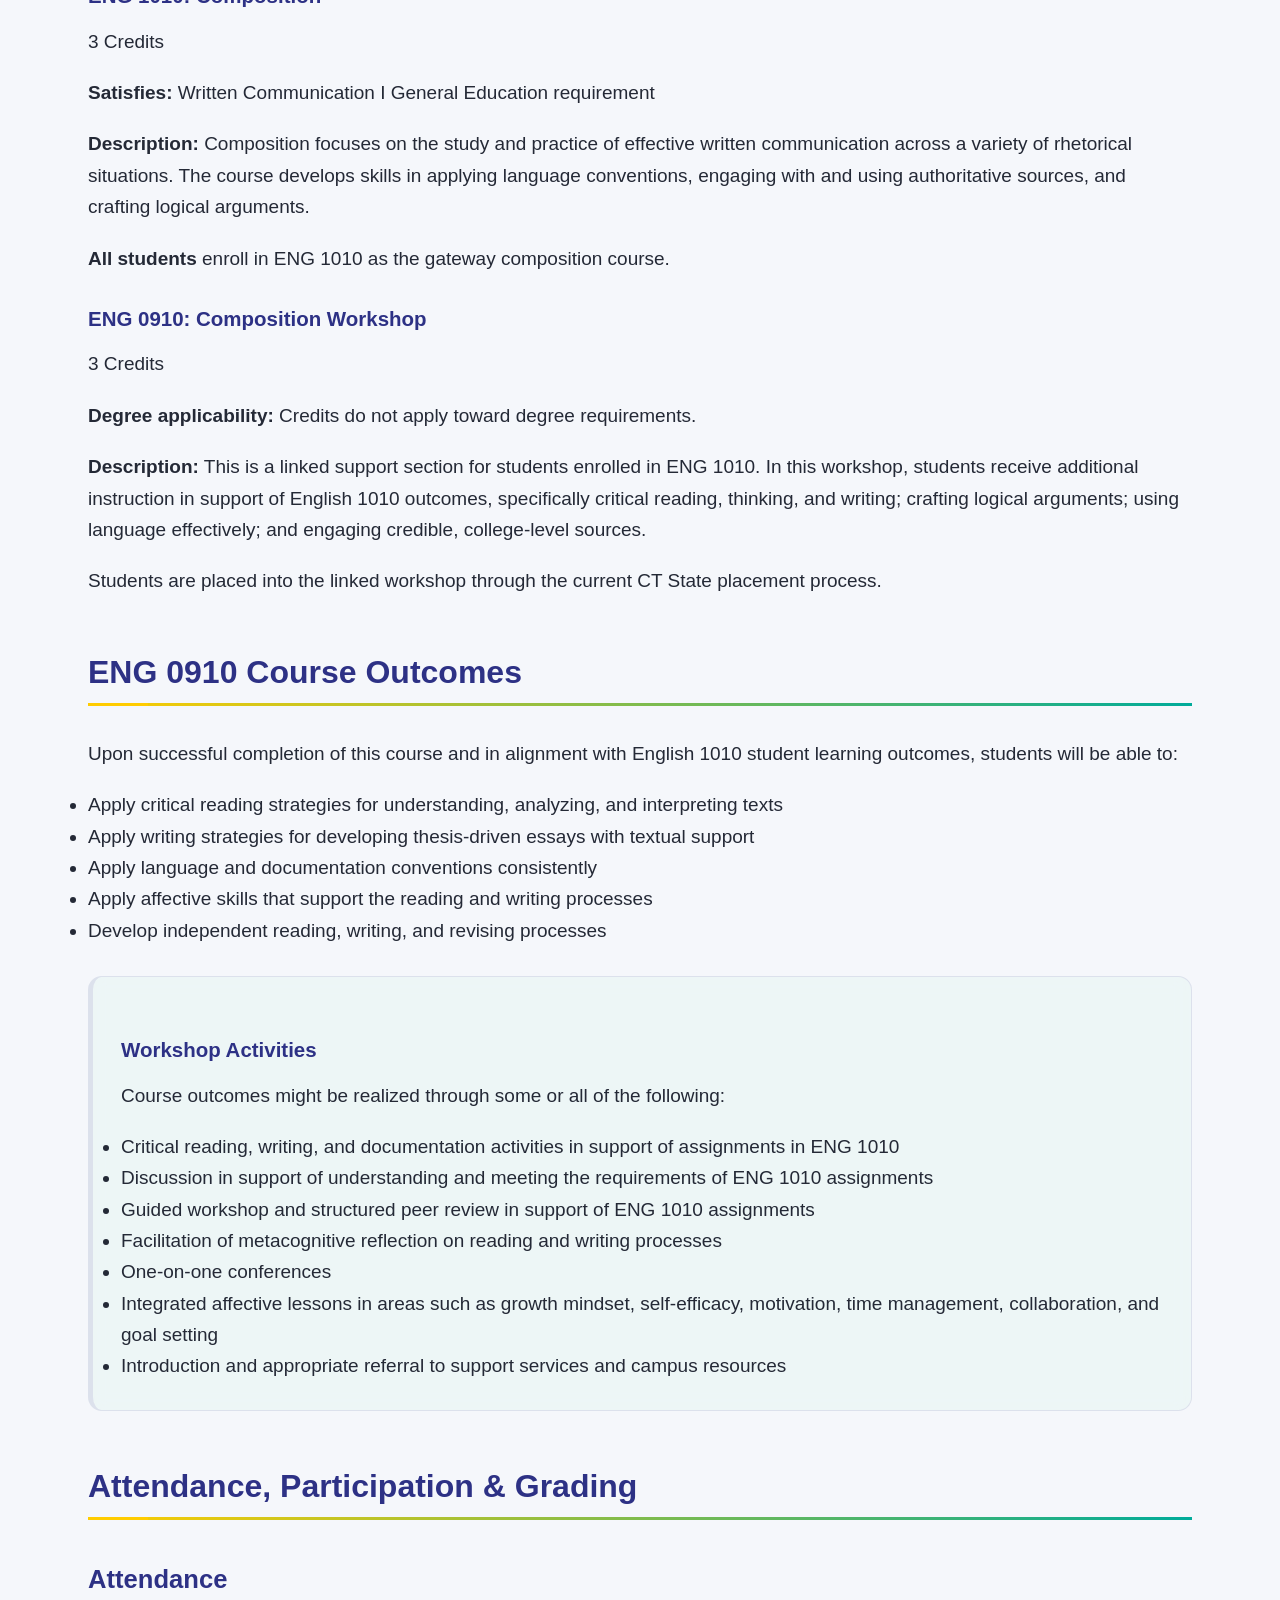
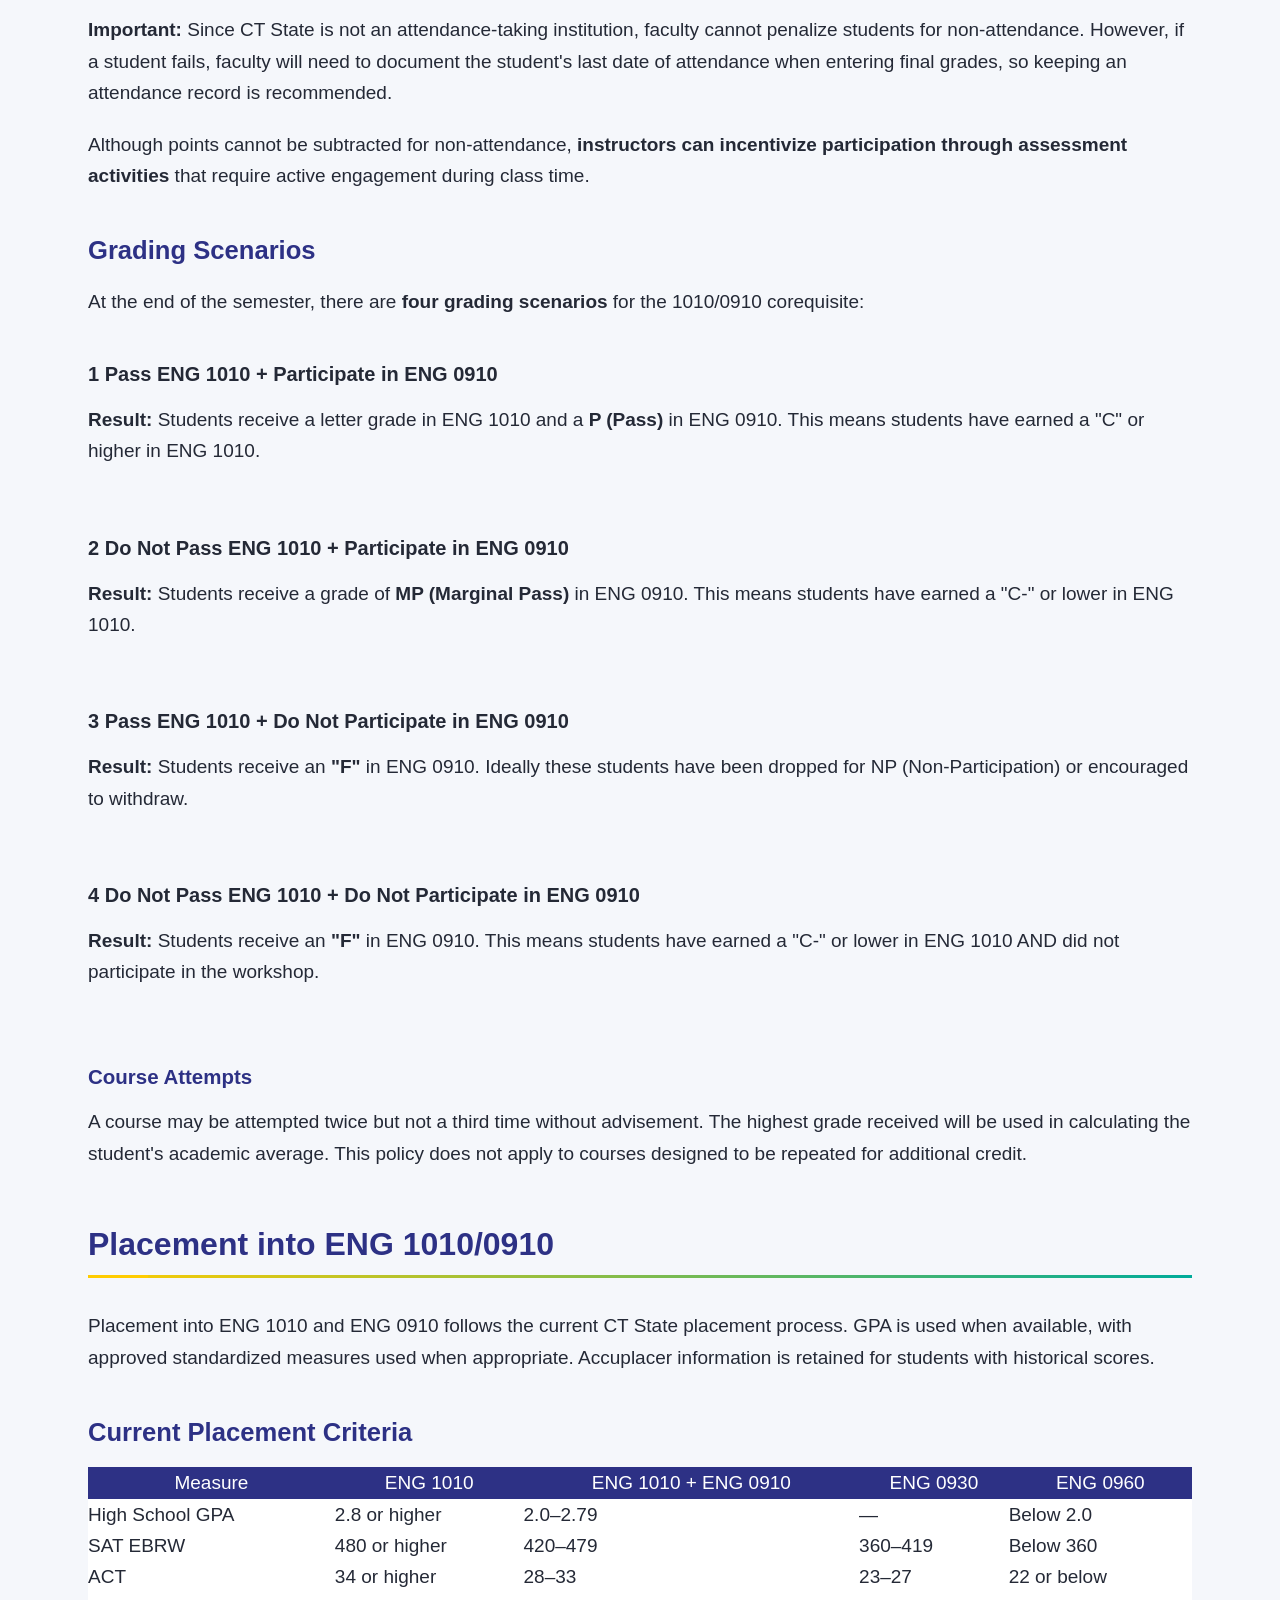
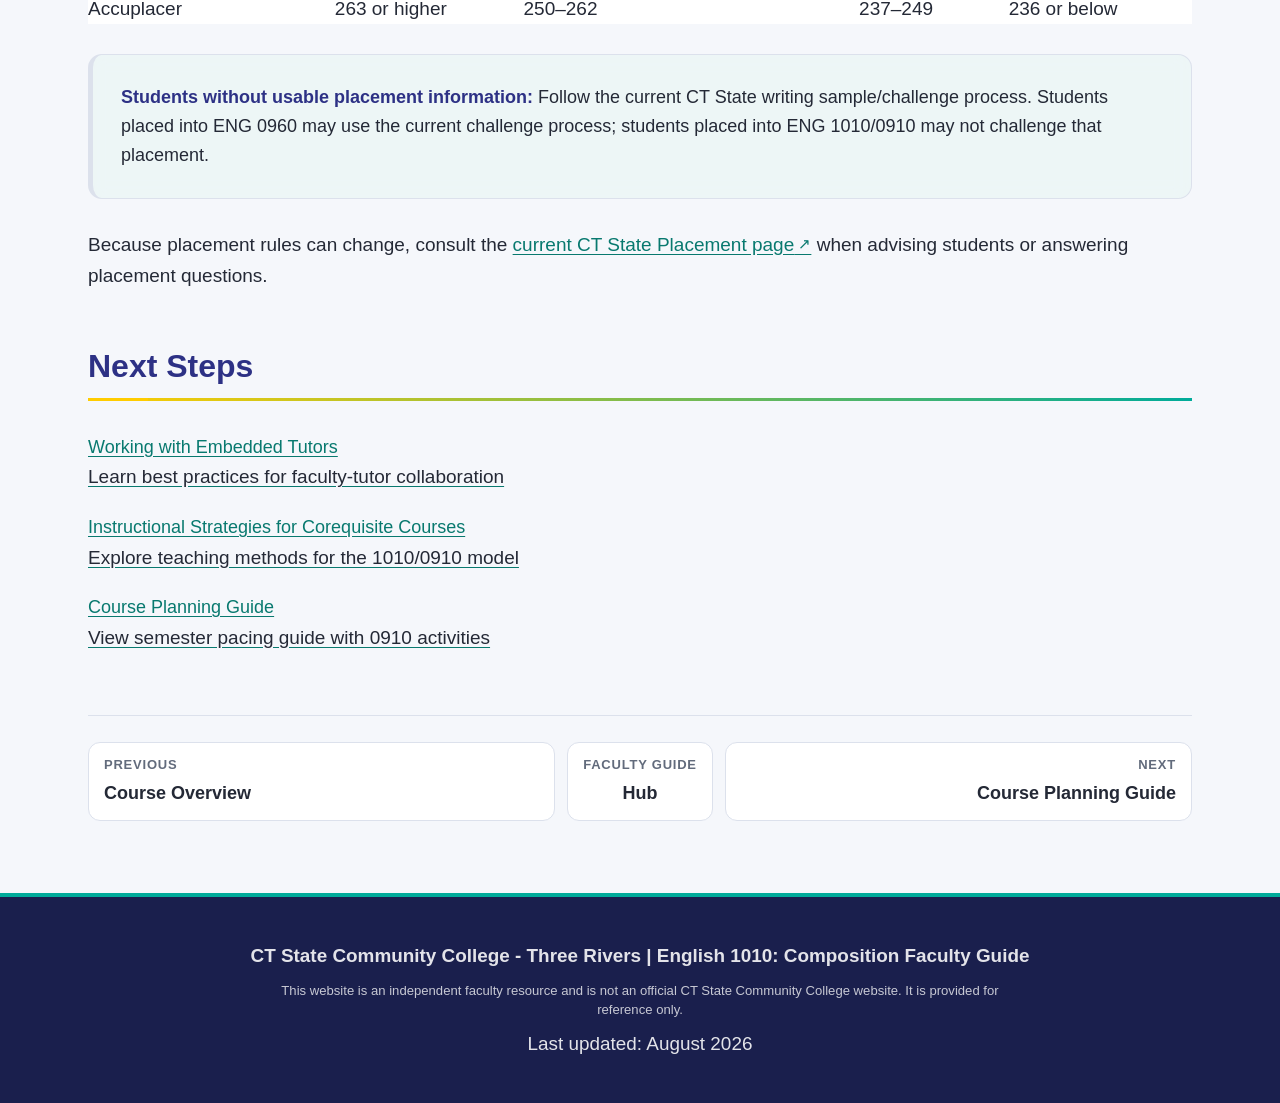
<file: corequisite-model.html>
<!DOCTYPE html>

<html lang="en">
<head>
<meta charset="utf-8"/>
<meta content="width=device-width, initial-scale=1.0" name="viewport"/>
<title>COREQUISITE MODEL - ENG 1010 Faculty Guide</title>
<style>

        * {
            margin: 0;
            padding: 0;
            box-sizing: border-box;
        }

        body {
            font-family: 'Helvetica Neue', Helvetica, Arial, sans-serif;
            line-height: 1.7;
            color: #333333;
            background: #f4f4f4;
            min-height: 100vh;
        }

        .container {
            max-width: 1200px;
            margin: 0 auto;
            background: white;
            box-shadow: 0 2px 12px rgba(0,0,0,0.08);
        }

        header {
            background: linear-gradient(135deg, #2D3185 0%, #1a1f4d 100%);
            color: white;
            padding: 60px 60px 50px 60px;
            border-bottom: 4px solid #FFCC00;
            display: flex;
            align-items: center;
            gap: 30px;
            position: relative;
            overflow: hidden;
        }

        header::before {
            content: '';
            position: absolute;
            top: 0;
            left: 0;
            right: 0;
            bottom: 0;
            background: linear-gradient(135deg, rgba(0, 171, 154, 0.1) 0%, rgba(255, 204, 0, 0.05) 100%);
            pointer-events: none;
        }

        .logo {
            flex-shrink: 0;
            background: rgba(255, 255, 255, 0.1);
            backdrop-filter: blur(10px);
            -webkit-backdrop-filter: blur(10px);
            border: 1px solid rgba(255, 255, 255, 0.2);
            border-radius: 12px;
            padding: 12px;
            box-shadow: 0 8px 32px rgba(0, 0, 0, 0.1);
        }

        .logo-placeholder {
            width: 80px;
            height: 80px;
            background: linear-gradient(135deg, #0057B8 0%, #003d82 100%);
            border-radius: 8px;
            display: flex;
            align-items: center;
            justify-content: center;
            font-size: 2em;
            font-weight: 700;
            color: white;
        }

        .header-content {
            max-width: 900px;
            flex-grow: 1;
            position: relative;
            z-index: 1;
        }

        h1 {
            font-size: 3.2em;
            font-weight: 700;
            margin-bottom: 12px;
            letter-spacing: 0.5px;
            text-transform: uppercase;
            text-shadow: 2px 2px 4px rgba(0, 0, 0, 0.2);
        }

        h1::after {
            content: '';
            display: block;
            width: 120px;
            height: 4px;
            background: #FFCC00;
            margin-top: 12px;
            border-radius: 2px;
        }

        .subtitle {
            font-size: 1.25em;
            color: white;
            font-weight: 300;
        }
        
        
        
        nav {
            background: rgba(45, 49, 133, 0.95);
            border-bottom: 3px solid #FFCC00;
            padding: 0;
        }

        .nav-container {
            max-width: 1200px;
            margin: 0 auto;
        }

        /* Main navigation row */
        .nav-main {
            display: flex;
            align-items: center;
            flex-wrap: wrap;
            padding: 0;
        }

        /* Home link */
        .nav-home {
            background: rgba(0, 171, 154, 0.2);
            border-right: 1px solid rgba(255,255,255,0.1);
        }

        /* All nav links */
        nav a {
            color: white;
            text-decoration: none;
            padding: 16px 20px;
            display: block;
            font-size: 0.9em;
            font-weight: 500;
            transition: background 0.3s;
            border-right: 1px solid rgba(255,255,255,0.1);
        }

        nav a:hover,
        nav a:focus {
            background: rgba(0, 171, 154, 0.3);
            outline: 2px solid #FFCC00;
            outline-offset: -2px;
        }

        nav a.active {
            background: rgba(0, 171, 154, 0.4);
            border-bottom: 3px solid #FFCC00;
            font-weight: 600;
        }

        /* Category sections - always visible */
        .nav-section {
            display: flex;
            flex-direction: column;
            border-right: 2px solid rgba(255,255,255,0.2);
        }

        .nav-section-header {
            background: rgba(0, 0, 0, 0.2);
            color: #FFCC00;
            padding: 10px 20px;
            font-size: 0.75em;
            font-weight: 700;
            text-transform: uppercase;
            letter-spacing: 0.5px;
            border-bottom: 1px solid rgba(255,255,255,0.1);
        }

        .nav-section-links {
            display: flex;
            flex-direction: column;
        }

        .nav-section-links a {
            border-right: none;
            border-bottom: 1px solid rgba(255,255,255,0.05);
            padding-left: 30px;
        }

        .nav-section-links a:last-child {
            border-bottom: none;
        }

        /* Mobile styles */
        @media (max-width: 968px) {
            .nav-main {
                flex-direction: column;
            }
            
            .nav-section {
                width: 100%;
                border-right: none;
                border-bottom: 2px solid rgba(255,255,255,0.2);
            }
            
            .nav-section-links {
                flex-direction: column;
            }
            
            nav a {
                border-right: none;
            }
        }

        @media (min-width: 969px) {
            .nav-main {
                flex-direction: row;
            }
            
            .nav-section {
                flex: 1;
            }
            
            .nav-section-links {
                flex-direction: row;
                flex-wrap: wrap;
            }
            
            .nav-section-links a {
                flex: 1 1 auto;
                min-width: 150px;
            }
        }

        

        

        

        

        

        

        

        

        .content {
            padding: 60px;
        }

        h2 {
            font-size: 2.2em;
            color: #2D3185;
            margin: 50px 0 20px 0;
            font-weight: 300;
            border-bottom: 3px solid transparent;
            border-image: linear-gradient(90deg, #FFCC00 0%, #00AB9A 100%);
            border-image-slice: 1;
            padding-bottom: 12px;
            position: relative;
        }

        h2::before {
            content: '';
            position: absolute;
            left: 0;
            bottom: -3px;
            width: 60px;
            height: 3px;
            background: #FFCC00;
        }

        h2:first-of-type {
            margin-top: 0;
        }

        h3 {
            font-size: 1.6em;
            color: #2D3185;
            margin: 35px 0 15px 0;
            font-weight: 400;
        }

        p {
            margin-bottom: 16px;
            font-size: 1.05em;
            line-height: 1.7;
            color: #333333;
        }

        .welcome-box {
            background: rgba(255, 255, 255, 0.8);
            backdrop-filter: blur(10px);
            -webkit-backdrop-filter: blur(10px);
            border-left: 5px solid #FFCC00;
            border: 1px solid rgba(255, 204, 0, 0.3);
            border-left: 5px solid #FFCC00;
            padding: 40px;
            margin: 35px 0;
            border-radius: 0.375rem;
            box-shadow: 0 8px 32px rgba(0, 0, 0, 0.08);
        }

        .welcome-box p {
            margin-bottom: 16px;
        }

        .signature {
            margin-top: 28px;
            font-style: italic;
            color: #666666;
            border-top: 1px solid rgba(255, 204, 0, 0.3);
            padding-top: 24px;
        }

        .info-box {
            background: rgba(232, 245, 243, 0.6);
            backdrop-filter: blur(8px);
            -webkit-backdrop-filter: blur(8px);
            border-left: 5px solid #00AB9A;
            border: 1px solid rgba(0, 171, 154, 0.2);
            border-left: 5px solid #00AB9A;
            padding: 28px;
            margin: 28px 0;
            border-radius: 0.375rem;
            box-shadow: 0 4px 16px rgba(0, 171, 154, 0.1);
        }

        .info-box strong {
            color: #2D3185;
            font-weight: 600;
        }

        .checklist {
            background: rgba(255, 255, 255, 0.9);
            backdrop-filter: blur(10px);
            -webkit-backdrop-filter: blur(10px);
            border: 2px solid rgba(255, 204, 0, 0.3);
            padding: 40px;
            margin: 35px 0;
            border-radius: 0.375rem;
            box-shadow: 0 8px 32px rgba(0, 0, 0, 0.08);
        }

        .checklist h3 {
            margin-top: 0;
            color: #2D3185;
            border-bottom: 3px solid #FFCC00;
            padding-bottom: 12px;
            margin-bottom: 24px;
            font-weight: 400;
        }

        .checklist ol {
            padding-left: 30px;
            margin-top: 20px;
        }

        .checklist li {
            padding: 14px 0;
            font-size: 1.05em;
            line-height: 1.7;
            border-bottom: 1px solid rgba(0, 0, 0, 0.05);
            color: #333333;
        }

        .checklist li:last-child {
            border-bottom: none;
        }

        .checklist a {
            color: #00AB9A;
            text-decoration: none;
            font-weight: 500;
            border-bottom: 1px solid transparent;
            transition: all 0.2s;
        }

        .checklist a:hover {
            border-bottom: 1px solid #FFCC00;
            color: #2D3185;
        }

        .contact-box {
            background: rgba(248, 249, 250, 0.8);
            backdrop-filter: blur(8px);
            -webkit-backdrop-filter: blur(8px);
            border: 1px solid rgba(0, 171, 154, 0.2);
            border-left: 5px solid #00AB9A;
            padding: 32px;
            margin: 28px 0;
            border-radius: 0.375rem;
            box-shadow: 0 4px 16px rgba(0, 171, 154, 0.08);
        }

        .contact-box h4 {
            color: #2D3185;
            margin-bottom: 16px;
            font-weight: 400;
            font-size: 1.4em;
        }

        .contact-box h4::before {
            content: '';
            display: inline-block;
            width: 4px;
            height: 20px;
            background: #FFCC00;
            margin-right: 10px;
            vertical-align: middle;
        }

        .contact-box p {
            margin: 10px 0;
        }

        .contact-box a {
            color: #00AB9A;
            text-decoration: none;
            font-weight: 500;
            border-bottom: 1px solid transparent;
            transition: all 0.2s;
        }

        .contact-box a:hover {
            border-bottom: 1px solid #FFCC00;
            color: #2D3185;
        }

        .next-steps-list {
            list-style: none;
            padding: 0;
            margin: 28px 0;
        }

        .next-steps-list li {
            background: rgba(248, 249, 250, 0.8);
            backdrop-filter: blur(8px);
            -webkit-backdrop-filter: blur(8px);
            padding: 18px 24px;
            margin: 14px 0;
            border-left: 4px solid #00AB9A;
            border-radius: 0.375rem;
            transition: all 0.3s;
            box-shadow: 0 2px 8px rgba(0, 0, 0, 0.05);
        }

        .next-steps-list li:hover {
            background: rgba(255, 204, 0, 0.1);
            border-left: 6px solid #FFCC00;
            box-shadow: 0 4px 16px rgba(255, 204, 0, 0.2);
            transform: translateX(4px);
        }

        .next-steps-list a {
            color: #2D3185;
            text-decoration: none;
            font-weight: 500;
            font-size: 1.05em;
        }

        .next-steps-list a:hover {
            color: #00AB9A;
        }

        footer {
            background: #2D3185;
            color: white;
            text-align: center;
            padding: 40px;
            border-top: 4px solid #00AB9A;
        }

        footer p {
            margin: 10px 0;
            line-height: 1.6;
            color: white;
        }

        footer p:first-child {
            font-weight: 600;
        }

        @media (max-width: 768px) {
        
        
        
        nav {
            background: rgba(45, 49, 133, 0.95);
            border-bottom: 3px solid #FFCC00;
            padding: 0;
        }

        .nav-container {
            max-width: 1200px;
            margin: 0 auto;
        }

        /* Main navigation row */
        .nav-main {
            display: flex;
            align-items: center;
            flex-wrap: wrap;
            padding: 0;
        }

        /* Home link */
        .nav-home {
            background: rgba(0, 171, 154, 0.2);
            border-right: 1px solid rgba(255,255,255,0.1);
        }

        /* All nav links */
        nav a {
            color: white;
            text-decoration: none;
            padding: 16px 20px;
            display: block;
            font-size: 0.9em;
            font-weight: 500;
            transition: background 0.3s;
            border-right: 1px solid rgba(255,255,255,0.1);
        }

        nav a:hover,
        nav a:focus {
            background: rgba(0, 171, 154, 0.3);
            outline: 2px solid #FFCC00;
            outline-offset: -2px;
        }

        nav a.active {
            background: rgba(0, 171, 154, 0.4);
            border-bottom: 3px solid #FFCC00;
            font-weight: 600;
        }

        /* Category sections - always visible */
        .nav-section {
            display: flex;
            flex-direction: column;
            border-right: 2px solid rgba(255,255,255,0.2);
        }

        .nav-section-header {
            background: rgba(0, 0, 0, 0.2);
            color: #FFCC00;
            padding: 10px 20px;
            font-size: 0.75em;
            font-weight: 700;
            text-transform: uppercase;
            letter-spacing: 0.5px;
            border-bottom: 1px solid rgba(255,255,255,0.1);
        }

        .nav-section-links {
            display: flex;
            flex-direction: column;
        }

        .nav-section-links a {
            border-right: none;
            border-bottom: 1px solid rgba(255,255,255,0.05);
            padding-left: 30px;
        }

        .nav-section-links a:last-child {
            border-bottom: none;
        }

        /* Mobile styles */
        @media (max-width: 968px) {
            .nav-main {
                flex-direction: column;
            }
            
            .nav-section {
                width: 100%;
                border-right: none;
                border-bottom: 2px solid rgba(255,255,255,0.2);
            }
            
            .nav-section-links {
                flex-direction: column;
            }
            
            nav a {
                border-right: none;
            }
        }

        @media (min-width: 969px) {
            .nav-main {
                flex-direction: row;
            }
            
            .nav-section {
                flex: 1;
            }
            
            .nav-section-links {
                flex-direction: row;
                flex-wrap: wrap;
            }
            
            .nav-section-links a {
                flex: 1 1 auto;
                min-width: 150px;
            }
        }
            .content {
                padding: 30px;
            }

            header {
                padding: 40px 30px;
                flex-direction: column;
                gap: 20px;
                text-align: center;
            }

            .logo-placeholder {
                width: 60px;
                height: 60px;
                font-size: 1.6em;
            }

            h1 {
                font-size: 2.4em;
            }

            h1::after {
                margin-left: auto;
                margin-right: auto;
            }

        .subtitle {
            font-size: 1.25em;
            color: white;
            font-weight: 300;
        }

            h2 {
                font-size: 1.8em;
            }

            

            .checklist, .welcome-box, .contact-box {
                padding: 25px;
            }
        }

        @media (max-width: 500px) {
            header {
                padding: 30px 20px;
            }

            .logo-placeholder {
                width: 50px;
                height: 50px;
                font-size: 1.4em;
            }
        
        
        
        nav {
            background: rgba(45, 49, 133, 0.95);
            border-bottom: 3px solid #FFCC00;
            padding: 0;
        }

        .nav-container {
            max-width: 1200px;
            margin: 0 auto;
        }

        /* Main navigation row */
        .nav-main {
            display: flex;
            align-items: center;
            flex-wrap: wrap;
            padding: 0;
        }

        /* Home link */
        .nav-home {
            background: rgba(0, 171, 154, 0.2);
            border-right: 1px solid rgba(255,255,255,0.1);
        }

        /* All nav links */
        nav a {
            color: white;
            text-decoration: none;
            padding: 16px 20px;
            display: block;
            font-size: 0.9em;
            font-weight: 500;
            transition: background 0.3s;
            border-right: 1px solid rgba(255,255,255,0.1);
        }

        nav a:hover,
        nav a:focus {
            background: rgba(0, 171, 154, 0.3);
            outline: 2px solid #FFCC00;
            outline-offset: -2px;
        }

        nav a.active {
            background: rgba(0, 171, 154, 0.4);
            border-bottom: 3px solid #FFCC00;
            font-weight: 600;
        }

        /* Category sections - always visible */
        .nav-section {
            display: flex;
            flex-direction: column;
            border-right: 2px solid rgba(255,255,255,0.2);
        }

        .nav-section-header {
            background: rgba(0, 0, 0, 0.2);
            color: #FFCC00;
            padding: 10px 20px;
            font-size: 0.75em;
            font-weight: 700;
            text-transform: uppercase;
            letter-spacing: 0.5px;
            border-bottom: 1px solid rgba(255,255,255,0.1);
        }

        .nav-section-links {
            display: flex;
            flex-direction: column;
        }

        .nav-section-links a {
            border-right: none;
            border-bottom: 1px solid rgba(255,255,255,0.05);
            padding-left: 30px;
        }

        .nav-section-links a:last-child {
            border-bottom: none;
        }

        /* Mobile styles */
        @media (max-width: 968px) {
            .nav-main {
                flex-direction: column;
            }
            
            .nav-section {
                width: 100%;
                border-right: none;
                border-bottom: 2px solid rgba(255,255,255,0.2);
            }
            
            .nav-section-links {
                flex-direction: column;
            }
            
            nav a {
                border-right: none;
            }
        }

        @media (min-width: 969px) {
            .nav-main {
                flex-direction: row;
            }
            
            .nav-section {
                flex: 1;
            }
            
            .nav-section-links {
                flex-direction: row;
                flex-wrap: wrap;
            }
            
            .nav-section-links a {
                flex: 1 1 auto;
                min-width: 150px;
            }
        }

            .content {
                padding: 20px;
            }

            h1 {
                font-size: 1.8em;
            }

            h2 {
                font-size: 1.5em;
            }

            
        }
    
    
        /* Accessibility: keyboard skip link */
        .skip-link { position: absolute; left: -9999px; top: 0; z-index: 10000; padding: 12px 16px; background: #ffffff; color: #1a1f4d; font-weight: 700; border: 3px solid #FFCC00; }
        .skip-link:focus { left: 16px; top: 16px; }
</style>
<style id="publication-spacing">
.content p, main p { margin-bottom: 20px; }
.content h2, main h2 { margin-top: 60px; margin-bottom: 24px; }
.content h3, main h3 { margin-top: 42px; margin-bottom: 18px; }
.info-box, .warning-box, .tip-box, .highlight-box, .resource-box, .contact-card, .checklist-box { margin-top: 30px; margin-bottom: 30px; }
</style><link href="assets/faculty-guide.css" rel="stylesheet"/><link href="assets/faculty-review.css" rel="stylesheet"/><script defer="defer" src="assets/faculty-guide.js"></script></head>
<body><a class="skip-link" href="#main-content">Skip to main content</a>
<div class="fg-masthead" role="banner">
<div class="fg-masthead-inner">
<a aria-label="ENG 1010 Faculty Guide Hub" class="fg-brand" href="index.html">
<img alt="" aria-hidden="true" class="fg-mark-image" src="assets/site-mark-photo.svg"/>
<span class="fg-brand-copy"><span class="fg-course-line">ENG 1010: Composition | CT State - Three Rivers</span><h1 class="fg-site-name">Faculty Guide</h1></span>
</a>
<div class="fg-actions">
<button aria-label="Search Faculty Guide" class="fg-icon-button" data-fg-search-open="" type="button"><span aria-hidden="true" class="fg-icon">⌕</span><span class="fg-action-label">Search</span></button>
<button aria-label="Use dark theme" class="fg-icon-button" data-fg-theme="" type="button"><span aria-hidden="true" class="fg-icon">◐</span></button>
<button aria-controls="faculty-guide-navigation" aria-expanded="false" class="fg-menu-button" data-fg-menu="" type="button"><span aria-hidden="true">☰</span><span>Menu</span></button>
</div>
</div>
</div>
<div class="fg-nav-wrap" id="faculty-guide-navigation">
<div aria-label="Faculty Guide" class="fg-nav" role="navigation">
<a class="fg-nav-home" href="index.html">Home</a>
<div class="fg-nav-group">
<button aria-expanded="false" data-fg-group-toggle="" type="button">Getting Started<span aria-hidden="true" class="fg-chevron">▾</span></button>
<div class="fg-dropdown"><a href="getting-started.html">Getting Started</a><a href="quick-start.html">Quick Start</a><a href="course-overview.html">Course Overview</a><a aria-current="page" href="corequisite-model.html">Corequisite Model</a></div>
</div><div class="fg-nav-group">
<button aria-expanded="false" data-fg-group-toggle="" type="button">Planning &amp; Teaching<span aria-hidden="true" class="fg-chevron">▾</span></button>
<div class="fg-dropdown"><a href="module-guide.html">Course Planning Guide</a><a href="assignments.html">Assignments</a><a href="instructional-strategies.html">Teaching Strategies</a><a href="assessment.html">Assessment</a></div>
</div><div class="fg-nav-group">
<button aria-expanded="false" data-fg-group-toggle="" type="button">Resources<span aria-hidden="true" class="fg-chevron">▾</span></button>
<div class="fg-dropdown"><a href="syllabus-templates.html">Syllabus Guidance</a><a href="policies.html">Policies</a><a href="ai-policy.html">AI Guidance</a><a href="faculty-support.html">Faculty Support</a></div>
</div>
<span class="fg-nav-spacer"></span>
<span class="fg-section-chip">Getting Started</span>
</div>
</div>
<div aria-hidden="true" class="fg-search-backdrop" data-fg-search-backdrop="">
<div aria-label="Search Faculty Guide" aria-modal="true" class="fg-search-dialog" role="dialog">
<div class="fg-search-head">
<input aria-label="Search Faculty Guide pages" class="fg-search-input" data-fg-search-input="" placeholder="Search pages and topics…" type="search"/>
<button aria-label="Close search" class="fg-search-close" data-fg-search-close="" type="button">×</button>
</div>
<div class="fg-search-results" data-fg-search-results=""></div>
</div>
</div>
<div class="container">
<div class="content" id="main-content"><div aria-label="Breadcrumb" class="fg-breadcrumb"><a href="index.html">Faculty Guide Hub</a><span aria-hidden="true" class="fg-breadcrumb-sep">/</span><span>Getting Started</span><span aria-hidden="true" class="fg-breadcrumb-sep">/</span><span>Corequisite Model</span></div>
<!-- What is ACME Section -->
<section class="content-section">
<h2 class="section-title">What is ACME?</h2>
<div class="acme-box">
<h4>ACME: Alignment and Completion of Math and English</h4>
<p>As defined by the Board of Regents, ACME is a CT State Community College policy with the goal to <strong>maximize the probability that each student will enter and complete gateway, college-level, transferable coursework in English and mathematics within one year, or 24 credits, of initial enrollment</strong>.</p>
</div>
<div class="policy-goal">
<h5><i class="fas fa-bullseye me-2"></i>Policy Goals</h5>
<p>ACME aims to achieve its mission through:</p>
<ul>
<li><strong>Faculty-led curriculum design</strong> that places students directly into gateway, college-level, transferable courses with corequisite supports as needed rather than into prerequisite developmental sequences</li>
<li><strong>Faculty-led placement processes</strong> to more accurately identify student corequisite support needs</li>
<li><strong>Eliminating the completion gap</strong> in gateway coursework, specifically the gap that exists for Black and Latinx students when compared to White students</li>
</ul>
</div>
<div class="highlight-box">
<h4>Equity Statement</h4>
<p>This policy commits CT State Community College to ensuring that all policies, practices, and procedures related to placement and student success in gateway English and mathematics courses are designed to be <strong>anti-racist, eliminate structural inequities, recognize and address implicit bias, and promote equitable course completion</strong>.</p>
<p class="mb-0">The policy emphasizes that each student receives the specific support they need, rather than a one-size-fits-all approach, in order to maximize their success in college-level English and mathematics.</p>
</div>
<div class="info-box">
<h4>Key Premise</h4>
<p class="mb-0">Research shows that <strong>traditional prerequisite courses hinder students' progress</strong> and raise, rather than lower, barriers to gateway, college-level, transferable course completion. The corequisite model replaces developmental prerequisites with embedded support, allowing students to enter directly into credit-bearing courses.</p>
</div>
</section>
<!-- The 1010/0910 Course Structure -->
<section class="content-section">
<h2 class="section-title">The ENG 1010/0910 Corequisite Course</h2>
<p>The ENG 1010/0910 corequisite model pairs ENG 1010 with the linked ENG 0910 support workshop for students whose placement indicates that additional writing support will be beneficial. ENG 0910 provides just-in-time support connected to ENG 1010 reading and writing work.</p>
<div class="course-structure-grid">
<!-- ENG 1010 Card -->
<div class="course-card">
<h4>
ENG 1010: Composition</h4>
<p><span class="course-badge">3 Credits</span></p>
<p><strong>Satisfies:</strong> Written Communication I General Education requirement</p>
<p><strong>Description:</strong> Composition focuses on the study and practice of effective written communication across a variety of rhetorical situations. The course develops skills in applying language conventions, engaging with and using authoritative sources, and crafting logical arguments.</p>
<p class="mb-0"><strong>All students</strong> enroll in ENG 1010 as the gateway composition course.</p>
</div>
<!-- ENG 0910 Card -->
<div class="course-card">
<h4>
ENG 0910: Composition Workshop</h4>
<p><span class="course-badge">3 Credits</span></p>
<p><strong>Degree applicability:</strong> Credits do not apply toward degree requirements.</p>
<p><strong>Description:</strong> This is a linked support section for students enrolled in ENG 1010. In this workshop, students receive additional instruction in support of English 1010 outcomes, specifically critical reading, thinking, and writing; crafting logical arguments; using language effectively; and engaging credible, college-level sources.</p>
<p class="mb-0">Students are placed into the linked workshop through the current CT State placement process.</p>
</div>
</div>
</section>
<!-- ENG 0910 Course Outcomes -->
<section class="content-section">
<h2 class="section-title">ENG 0910 Course Outcomes</h2>
<p>Upon successful completion of this course and in alignment with English 1010 student learning outcomes, students will be able to:</p>
<ul class="outcomes-list">
<li>Apply critical reading strategies for understanding, analyzing, and interpreting texts</li>
<li>Apply writing strategies for developing thesis-driven essays with textual support</li>
<li>Apply language and documentation conventions consistently</li>
<li>Apply affective skills that support the reading and writing processes</li>
<li>Develop independent reading, writing, and revising processes</li>
</ul>
<div class="info-box">
<h4>Workshop Activities</h4>
<p>Course outcomes might be realized through some or all of the following:</p>
<ul>
<li>Critical reading, writing, and documentation activities in support of assignments in ENG 1010</li>
<li>Discussion in support of understanding and meeting the requirements of ENG 1010 assignments</li>
<li>Guided workshop and structured peer review in support of ENG 1010 assignments</li>
<li>Facilitation of metacognitive reflection on reading and writing processes</li>
<li>One-on-one conferences</li>
<li>Integrated affective lessons in areas such as growth mindset, self-efficacy, motivation, time management, collaboration, and goal setting</li>
<li>Introduction and appropriate referral to support services and campus resources</li>
</ul>
</div>
</section>
<!-- Attendance, Participation & Grading -->
<section class="content-section">
<h2 class="section-title">Attendance, Participation &amp; Grading</h2>
<h3 class="mt-4 mb-3">Attendance</h3>
<p><strong>Important:</strong> Since CT State is not an attendance-taking institution, faculty cannot penalize students for non-attendance. However, if a student fails, faculty will need to document the student's last date of attendance when entering final grades, so keeping an attendance record is recommended.</p>
<p>Although points cannot be subtracted for non-attendance, <strong>instructors can incentivize participation through assessment activities</strong> that require active engagement during class time.</p>
<h3 class="mt-4 mb-3">Grading Scenarios</h3>
<p>At the end of the semester, there are <strong>four grading scenarios</strong> for the 1010/0910 corequisite:</p>
<div class="scenario-box">
<h5>
<span class="scenario-number">1</span>
<span>Pass ENG 1010 + Participate in ENG 0910</span>
</h5>
<p class="mb-0"><strong>Result:</strong> Students receive a letter grade in ENG 1010 and a <strong>P (Pass)</strong> in ENG 0910. This means students have earned a "C" or higher in ENG 1010.</p>
</div>
<div class="scenario-box">
<h5>
<span class="scenario-number">2</span>
<span>Do Not Pass ENG 1010 + Participate in ENG 0910</span>
</h5>
<p class="mb-0"><strong>Result:</strong> Students receive a grade of <strong>MP (Marginal Pass)</strong> in ENG 0910. This means students have earned a "C-" or lower in ENG 1010.</p>
</div>
<div class="scenario-box">
<h5>3 Pass ENG 1010 + Do Not Participate in ENG 0910</h5>
<p class="mb-0"><strong>Result:</strong> Students receive an <strong>"F"</strong> in ENG 0910. Ideally these students have been dropped for NP (Non-Participation) or encouraged to withdraw.</p>
</div>
<div class="scenario-box">
<h5>
<span class="scenario-number">4</span>
<span>Do Not Pass ENG 1010 + Do Not Participate in ENG 0910</span>
</h5>
<p class="mb-0"><strong>Result:</strong> Students receive an <strong>"F"</strong> in ENG 0910. This means students have earned a "C-" or lower in ENG 1010 AND did not participate in the workshop.</p>
</div>
<div class="highlight-box mt-4">
<h4>Course Attempts</h4>
<p class="mb-0">A course may be attempted twice but not a third time without advisement. The highest grade received will be used in calculating the student's academic average. This policy does not apply to courses designed to be repeated for additional credit.</p>
</div>
</section>
<!-- Placement Information -->
<section class="content-section">
<h2 class="section-title">Placement into ENG 1010/0910</h2>
<p>Placement into ENG 1010 and ENG 0910 follows the current CT State placement process. GPA is used when available, with approved standardized measures used when appropriate. Accuplacer information is retained for students with historical scores.</p>
<h3>Current Placement Criteria</h3>
<table class="placement-table">
<thead><tr><th>Measure</th><th>ENG 1010</th><th>ENG 1010 + ENG 0910</th><th>ENG 0930</th><th>ENG 0960</th></tr></thead>
<tbody>
<tr><td>High School GPA</td><td>2.8 or higher</td><td>2.0–2.79</td><td>—</td><td>Below 2.0</td></tr>
<tr><td>SAT EBRW</td><td>480 or higher</td><td>420–479</td><td>360–419</td><td>Below 360</td></tr>
<tr><td>ACT</td><td>34 or higher</td><td>28–33</td><td>23–27</td><td>22 or below</td></tr>
<tr><td>Accuplacer</td><td>263 or higher</td><td>250–262</td><td>237–249</td><td>236 or below</td></tr>
</tbody>
</table>
<div class="info-box"><strong>Students without usable placement information:</strong> Follow the current CT State writing sample/challenge process. Students placed into ENG 0960 may use the current challenge process; students placed into ENG 1010/0910 may not challenge that placement.</div>
<p>Because placement rules can change, consult the <a href="https://ctstate.edu/admissions-registration/placement/" rel="noopener noreferrer" target="_blank">current CT State Placement page</a> when advising students or answering placement questions.</p></section>
<!-- Next Steps Navigation -->
<section class="content-section">
<h2 class="section-title">Next Steps</h2>
<a class="nav-link-card" href="https://ctstate.edu/academics/tutoring/" rel="noopener noreferrer" target="_blank">
<i class="fas fa-hands-helping"></i>
<div class="link-content">
<div class="link-title">Working with Embedded Tutors</div>
<p class="link-description">Learn best practices for faculty-tutor collaboration</p>
</div>
<i class="fas fa-arrow-right arrow"></i>
</a>
<a class="nav-link-card" href="instructional-strategies.html">
<i class="fas fa-lightbulb"></i>
<div class="link-content">
<div class="link-title">Instructional Strategies for Corequisite Courses</div>
<p class="link-description">Explore teaching methods for the 1010/0910 model</p>
</div>
<i class="fas fa-arrow-right arrow"></i>
</a>
<a class="nav-link-card" href="module-guide.html">
<i class="fas fa-calendar-alt"></i>
<div class="link-content">
<div class="link-title">Course Planning Guide</div>
<p class="link-description">View semester pacing guide with 0910 activities</p>
</div>
<i class="fas fa-arrow-right arrow"></i>
</a>
</section>
<div aria-label="Faculty Guide page navigation" class="fg-page-nav"><a class="fg-prev" href="course-overview.html"><span class="fg-page-nav-label">Previous</span><span class="fg-page-nav-title">Course Overview</span></a><a class="fg-hub-link" href="index.html"><span class="fg-page-nav-label">Faculty Guide</span><span class="fg-page-nav-title">Hub</span></a><a class="fg-next" href="module-guide.html"><span class="fg-page-nav-label">Next</span><span class="fg-page-nav-title">Course Planning Guide</span></a></div></div>
<footer class="site-footer"><p><strong>CT State Community College - Three Rivers | English 1010: Composition Faculty Guide</strong></p><p class="fg-footer-disclaimer">This website is an independent faculty resource and is not an official CT State Community College website. It is provided for reference only.</p><p>Last updated: August 2026</p></footer>
</div>
<button aria-label="Back to top" class="fg-back-top" data-fg-back-top="" type="button">↑</button></body>
</html>
</file>
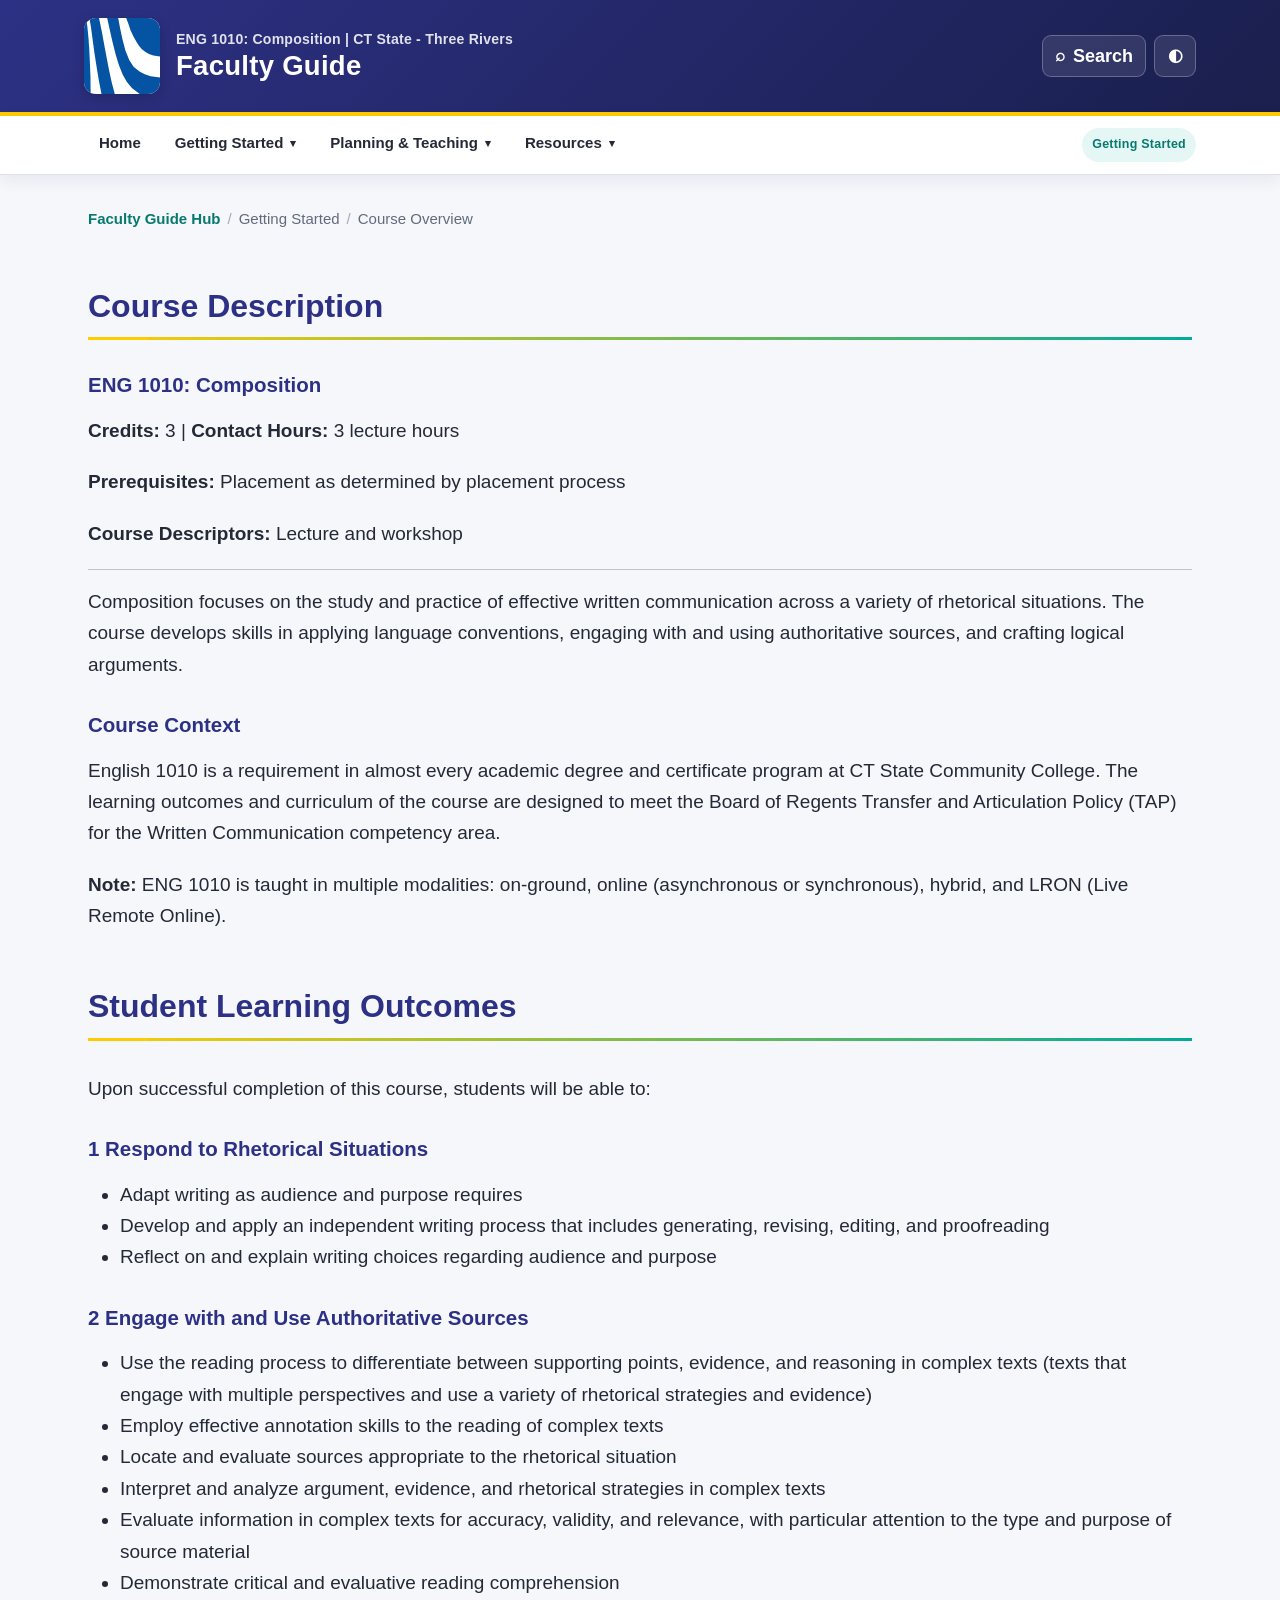
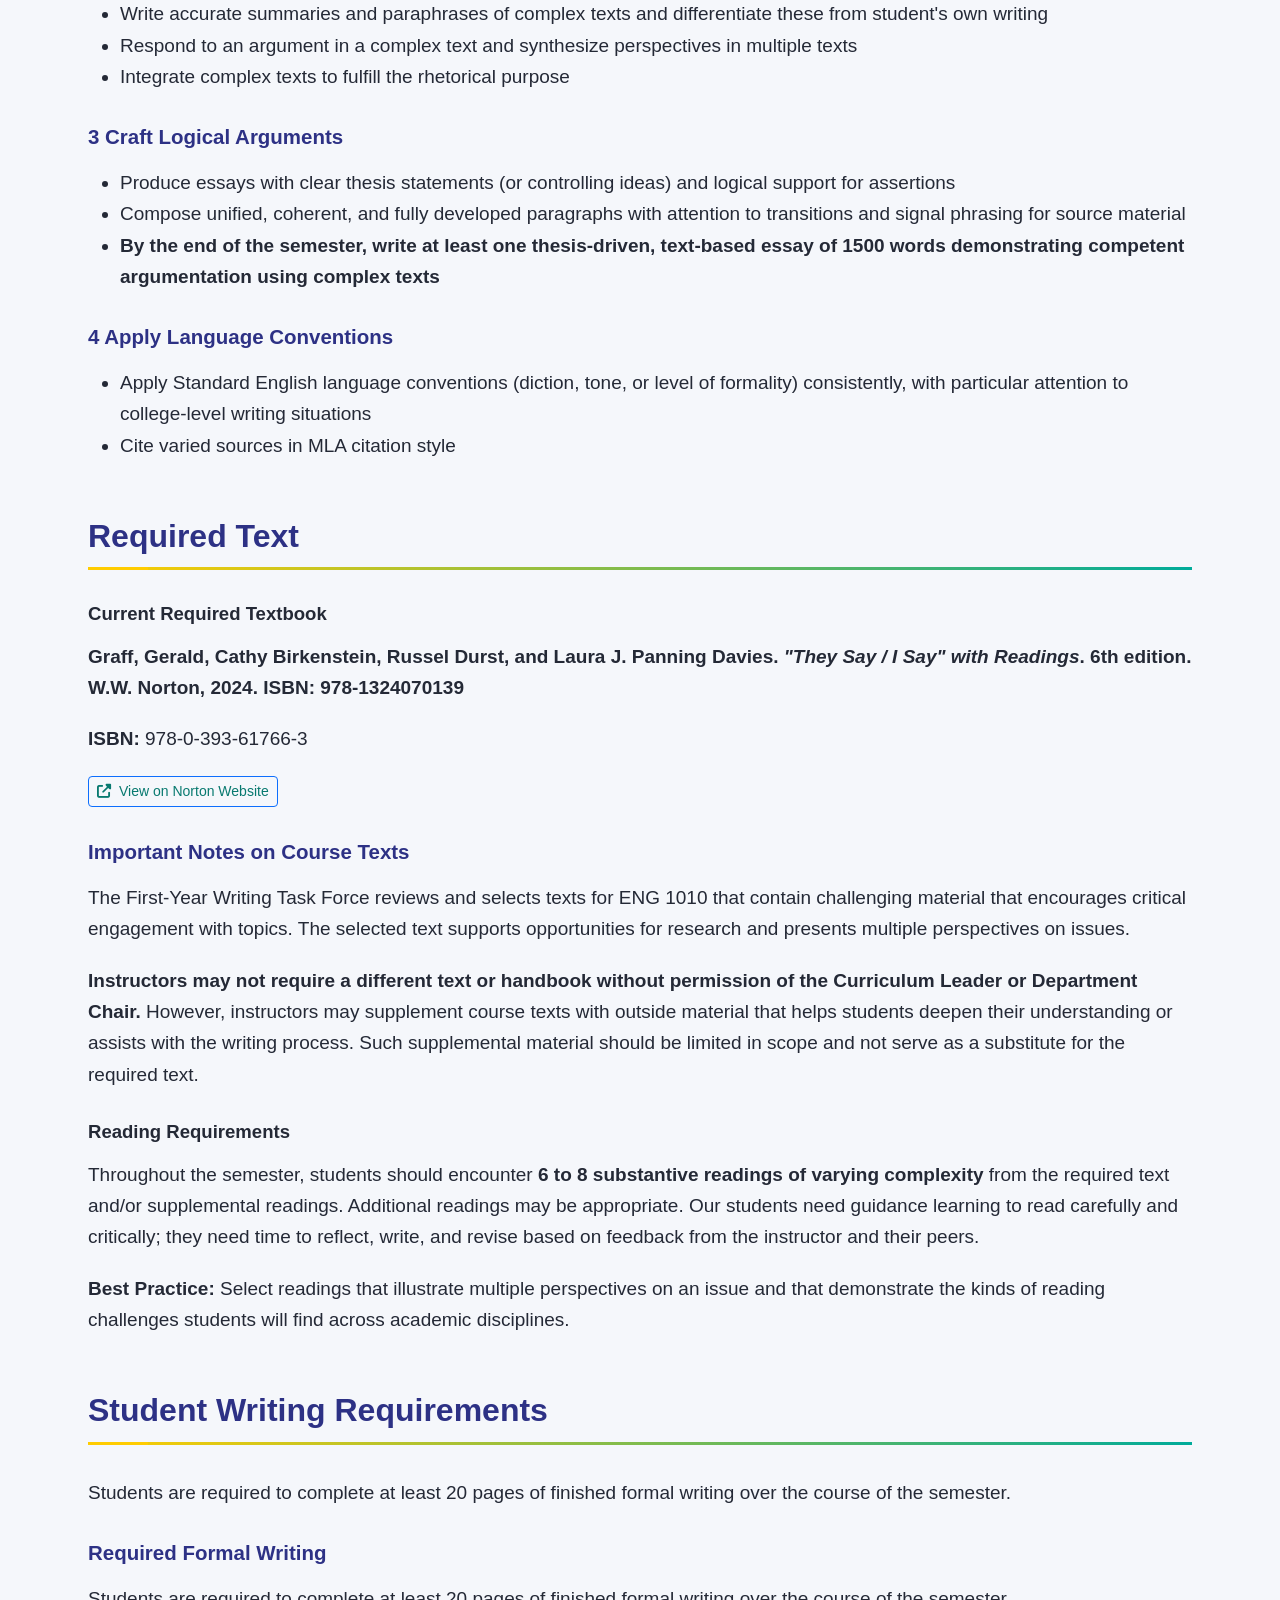
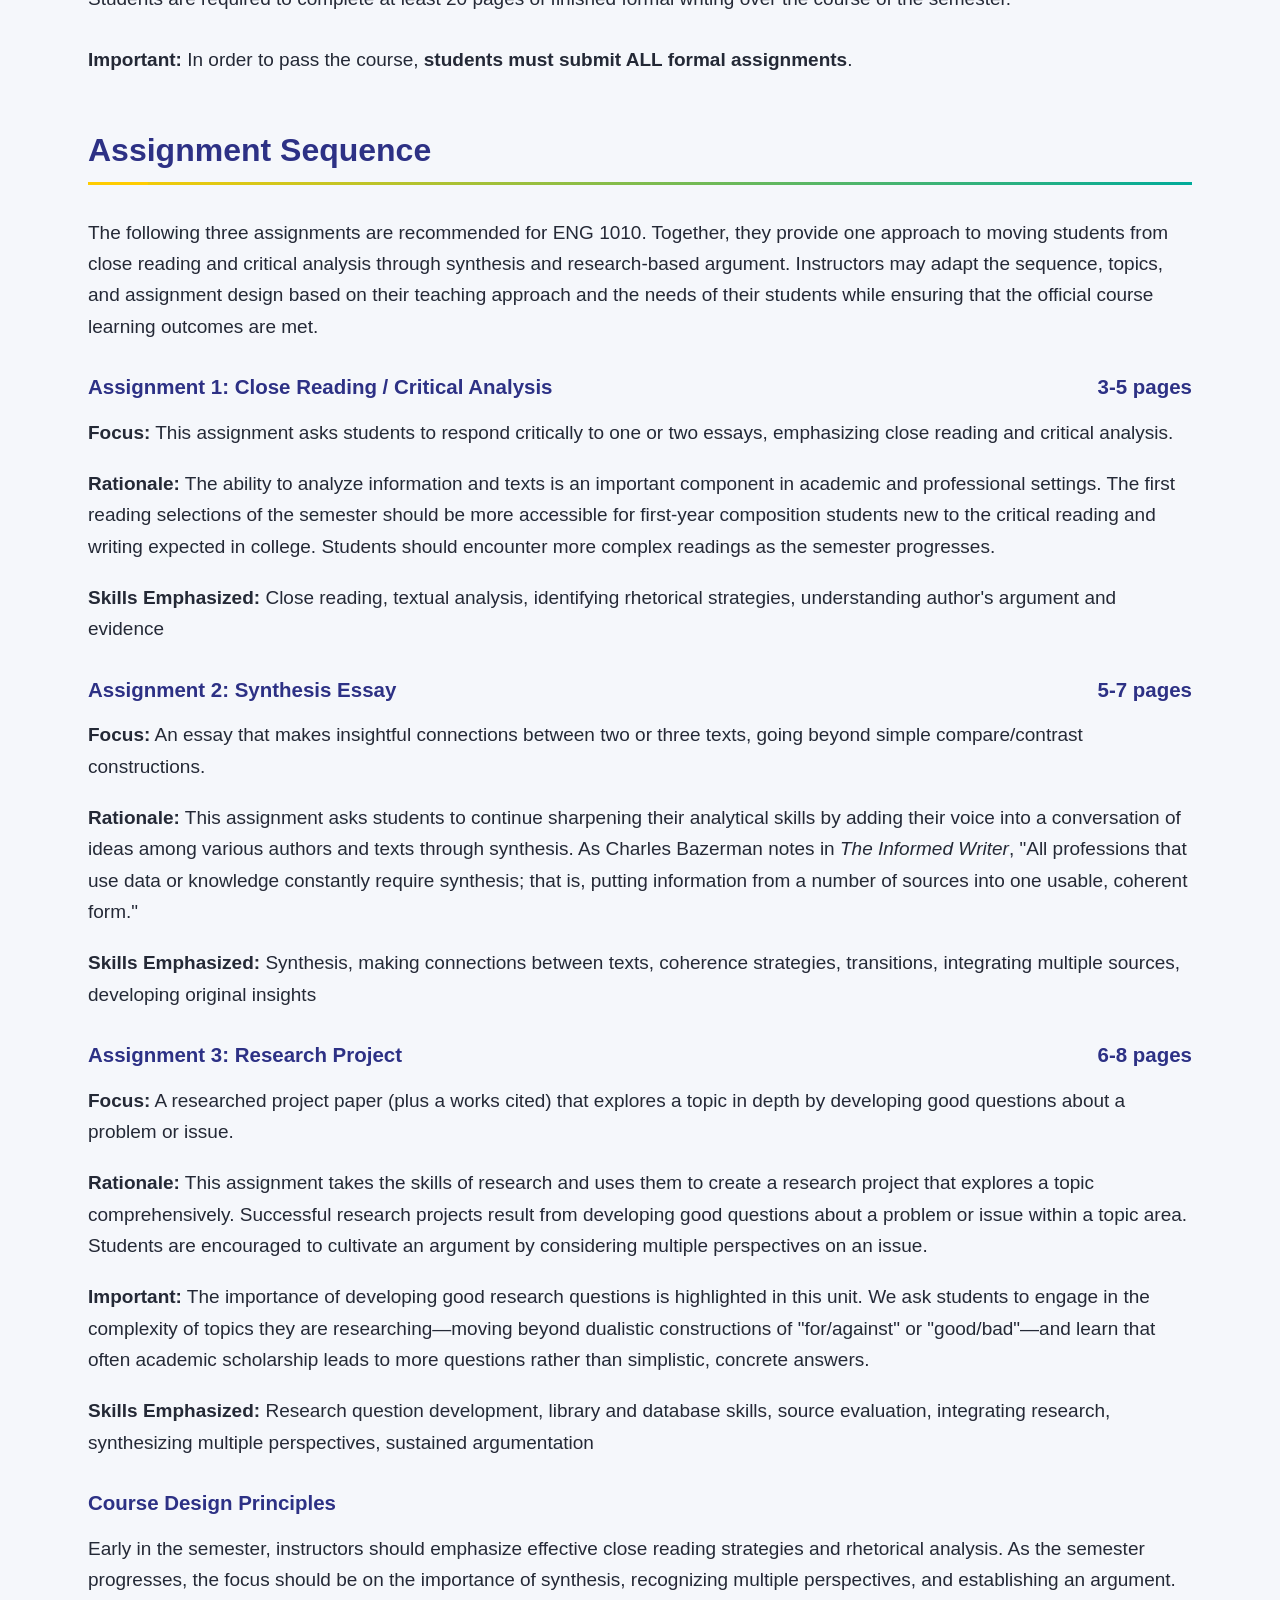
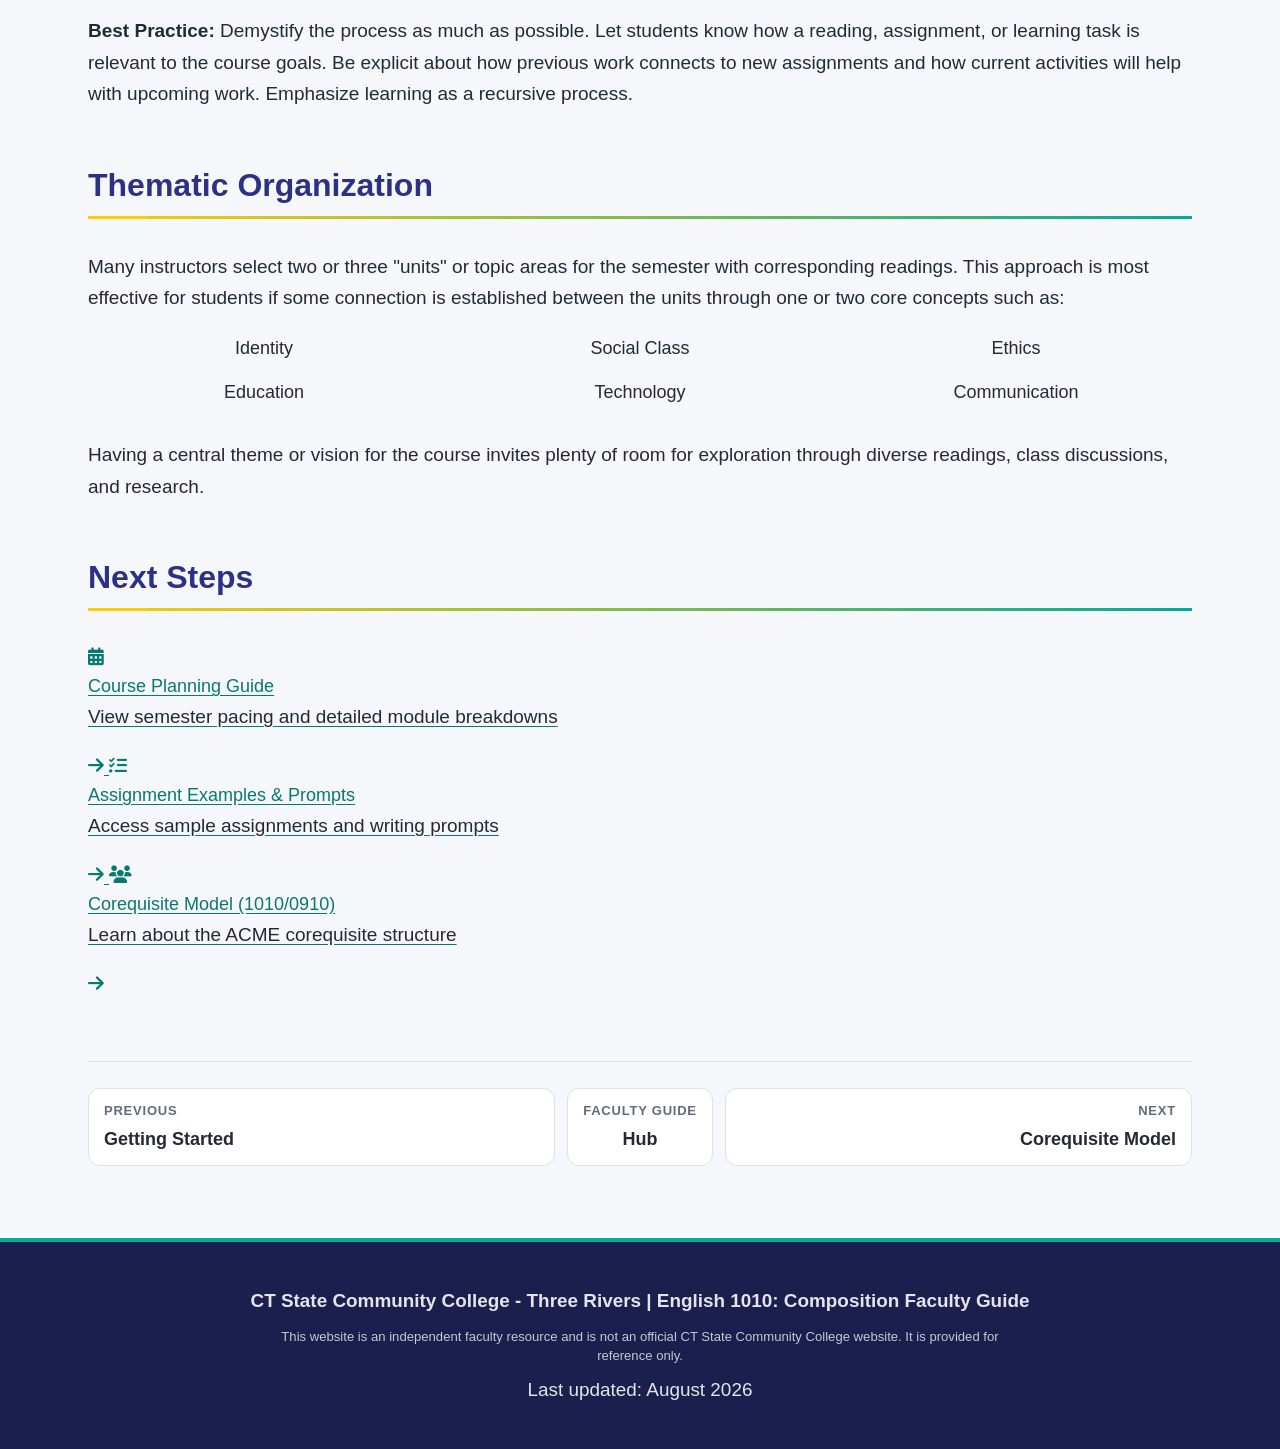
<file: course-overview.html>
<!DOCTYPE html>

<html lang="en">
<head>
<meta charset="utf-8"/>
<meta content="width=device-width, initial-scale=1.0" name="viewport"/>
<title>Course Overview | English 1010 Faculty Guide</title>
<link href="https://cdn.jsdelivr.net/npm/bootstrap@5.3.0/dist/css/bootstrap.min.css" rel="stylesheet"/>
<link href="https://cdnjs.cloudflare.com/ajax/libs/font-awesome/6.4.0/css/all.min.css" rel="stylesheet"/>
<style>
        * {
            margin: 0;
            padding: 0;
            box-sizing: border-box;
        }

        body {
            font-family: 'Helvetica Neue', Helvetica, Arial, sans-serif;
            line-height: 1.7;
            color: #333333;
            background: #f4f4f4;
            min-height: 100vh;
        }

        .container {
            max-width: 1200px;
            margin: 0 auto;
            background: white;
            box-shadow: 0 2px 12px rgba(0,0,0,0.08);
        }

        header {
            background: linear-gradient(135deg, #2D3185 0%, #1a1f4d 100%);
            color: white;
            padding: 60px 60px 50px 60px;
            border-bottom: 4px solid #FFCC00;
            display: flex;
            align-items: center;
            gap: 30px;
            position: relative;
            overflow: hidden;
        }

        header::before {
            content: '';
            position: absolute;
            top: 0;
            left: 0;
            right: 0;
            bottom: 0;
            background: linear-gradient(135deg, rgba(0, 171, 154, 0.1) 0%, rgba(255, 204, 0, 0.05) 100%);
            pointer-events: none;
        }

        .logo {
            flex-shrink: 0;
            background: rgba(255, 255, 255, 0.1);
            backdrop-filter: blur(10px);
            -webkit-backdrop-filter: blur(10px);
            border: 1px solid rgba(255, 255, 255, 0.2);
            border-radius: 12px;
            padding: 12px;
            box-shadow: 0 8px 32px rgba(0, 0, 0, 0.1);
        }

        .logo-placeholder {
            width: 80px;
            height: 80px;
            background: linear-gradient(135deg, #0057B8 0%, #003d82 100%);
            border-radius: 8px;
            display: flex;
            align-items: center;
            justify-content: center;
            font-size: 2em;
            font-weight: 700;
            color: white;
        }

        .header-content {
            max-width: 900px;
            flex-grow: 1;
            position: relative;
            z-index: 1;
        }

        h1 {
            font-size: 3.2em;
            font-weight: 700;
            margin-bottom: 12px;
            letter-spacing: 0.5px;
            text-transform: uppercase;
            text-shadow: 2px 2px 4px rgba(0, 0, 0, 0.2);
        }

        h1::after {
            content: '';
            display: block;
            width: 120px;
            height: 4px;
            background: #FFCC00;
            margin-top: 12px;
            border-radius: 2px;
        }

        .subtitle {
            font-size: 1.25em;
            color: white;
            font-weight: 300;
        }
        
        
        
        nav {
            background: rgba(45, 49, 133, 0.95);
            border-bottom: 3px solid #FFCC00;
            padding: 0;
        }

        .nav-container {
            max-width: 1200px;
            margin: 0 auto;
        }

        /* Main navigation row */
        .nav-main {
            display: flex;
            align-items: center;
            flex-wrap: wrap;
            padding: 0;
        }

        /* Home link */
        .nav-home {
            background: rgba(0, 171, 154, 0.2);
            border-right: 1px solid rgba(255,255,255,0.1);
        }

        /* All nav links */
        nav a {
            color: white;
            text-decoration: none;
            padding: 16px 20px;
            display: block;
            font-size: 0.9em;
            font-weight: 500;
            transition: background 0.3s;
            border-right: 1px solid rgba(255,255,255,0.1);
        }

        nav a:hover,
        nav a:focus {
            background: rgba(0, 171, 154, 0.3);
            outline: 2px solid #FFCC00;
            outline-offset: -2px;
        }

        nav a.active {
            background: rgba(0, 171, 154, 0.4);
            border-bottom: 3px solid #FFCC00;
            font-weight: 600;
        }

        /* Category sections - always visible */
        .nav-section {
            display: flex;
            flex-direction: column;
            border-right: 2px solid rgba(255,255,255,0.2);
        }

        .nav-section-header {
            background: rgba(0, 0, 0, 0.2);
            color: #FFCC00;
            padding: 10px 20px;
            font-size: 0.75em;
            font-weight: 700;
            text-transform: uppercase;
            letter-spacing: 0.5px;
            border-bottom: 1px solid rgba(255,255,255,0.1);
        }

        .nav-section-links {
            display: flex;
            flex-direction: column;
        }

        .nav-section-links a {
            border-right: none;
            border-bottom: 1px solid rgba(255,255,255,0.05);
            padding-left: 30px;
        }

        .nav-section-links a:last-child {
            border-bottom: none;
        }

        /* Mobile styles */
        @media (max-width: 968px) {
            .nav-main {
                flex-direction: column;
            }
            
            .nav-section {
                width: 100%;
                border-right: none;
                border-bottom: 2px solid rgba(255,255,255,0.2);
            }
            
            .nav-section-links {
                flex-direction: column;
            }
            
            nav a {
                border-right: none;
            }
        }

        @media (min-width: 969px) {
            .nav-main {
                flex-direction: row;
            }
            
            .nav-section {
                flex: 1;
            }
            
            .nav-section-links {
                flex-direction: row;
                flex-wrap: wrap;
            }
            
            .nav-section-links a {
                flex: 1 1 auto;
                min-width: 150px;
            }
        }

        

        

        

        

        

        

        

        

        .content {
            padding: 60px;
        }

        h2 {
            font-size: 2.2em;
            color: #2D3185;
            margin: 50px 0 20px 0;
            font-weight: 300;
            border-bottom: 3px solid transparent;
            border-image: linear-gradient(90deg, #FFCC00 0%, #00AB9A 100%);
            border-image-slice: 1;
            padding-bottom: 12px;
            position: relative;
        }

        h2::before {
            content: '';
            position: absolute;
            left: 0;
            bottom: -3px;
            width: 60px;
            height: 3px;
            background: #FFCC00;
        }

        h2:first-of-type {
            margin-top: 0;
        }

        h3 {
            font-size: 1.6em;
            color: #2D3185;
            margin: 35px 0 15px 0;
            font-weight: 400;
        }

        p {
            margin-bottom: 16px;
            font-size: 1.05em;
            line-height: 1.7;
            color: #333333;
        }

        .welcome-box {
            background: rgba(255, 255, 255, 0.8);
            backdrop-filter: blur(10px);
            -webkit-backdrop-filter: blur(10px);
            border-left: 5px solid #FFCC00;
            border: 1px solid rgba(255, 204, 0, 0.3);
            border-left: 5px solid #FFCC00;
            padding: 40px;
            margin: 35px 0;
            border-radius: 0.375rem;
            box-shadow: 0 8px 32px rgba(0, 0, 0, 0.08);
        }

        .welcome-box p {
            margin-bottom: 16px;
        }

        .signature {
            margin-top: 28px;
            font-style: italic;
            color: #666666;
            border-top: 1px solid rgba(255, 204, 0, 0.3);
            padding-top: 24px;
        }

        .info-box {
            background: rgba(232, 245, 243, 0.6);
            backdrop-filter: blur(8px);
            -webkit-backdrop-filter: blur(8px);
            border-left: 5px solid #00AB9A;
            border: 1px solid rgba(0, 171, 154, 0.2);
            border-left: 5px solid #00AB9A;
            padding: 28px;
            margin: 28px 0;
            border-radius: 0.375rem;
            box-shadow: 0 4px 16px rgba(0, 171, 154, 0.1);
        }

        .info-box strong {
            color: #2D3185;
            font-weight: 600;
        }

        .checklist {
            background: rgba(255, 255, 255, 0.9);
            backdrop-filter: blur(10px);
            -webkit-backdrop-filter: blur(10px);
            border: 2px solid rgba(255, 204, 0, 0.3);
            padding: 40px;
            margin: 35px 0;
            border-radius: 0.375rem;
            box-shadow: 0 8px 32px rgba(0, 0, 0, 0.08);
        }

        .checklist h3 {
            margin-top: 0;
            color: #2D3185;
            border-bottom: 3px solid #FFCC00;
            padding-bottom: 12px;
            margin-bottom: 24px;
            font-weight: 400;
        }

        .checklist ol {
            padding-left: 30px;
            margin-top: 20px;
        }

        .checklist li {
            padding: 14px 0;
            font-size: 1.05em;
            line-height: 1.7;
            border-bottom: 1px solid rgba(0, 0, 0, 0.05);
            color: #333333;
        }

        .checklist li:last-child {
            border-bottom: none;
        }

        .checklist a {
            color: #00AB9A;
            text-decoration: none;
            font-weight: 500;
            border-bottom: 1px solid transparent;
            transition: all 0.2s;
        }

        .checklist a:hover {
            border-bottom: 1px solid #FFCC00;
            color: #2D3185;
        }

        .contact-box {
            background: rgba(248, 249, 250, 0.8);
            backdrop-filter: blur(8px);
            -webkit-backdrop-filter: blur(8px);
            border: 1px solid rgba(0, 171, 154, 0.2);
            border-left: 5px solid #00AB9A;
            padding: 32px;
            margin: 28px 0;
            border-radius: 0.375rem;
            box-shadow: 0 4px 16px rgba(0, 171, 154, 0.08);
        }

        .contact-box h4 {
            color: #2D3185;
            margin-bottom: 16px;
            font-weight: 400;
            font-size: 1.4em;
        }

        .contact-box h4::before {
            content: '';
            display: inline-block;
            width: 4px;
            height: 20px;
            background: #FFCC00;
            margin-right: 10px;
            vertical-align: middle;
        }

        .contact-box p {
            margin: 10px 0;
        }

        .contact-box a {
            color: #00AB9A;
            text-decoration: none;
            font-weight: 500;
            border-bottom: 1px solid transparent;
            transition: all 0.2s;
        }

        .contact-box a:hover {
            border-bottom: 1px solid #FFCC00;
            color: #2D3185;
        }

        .next-steps-list {
            list-style: none;
            padding: 0;
            margin: 28px 0;
        }

        .next-steps-list li {
            background: rgba(248, 249, 250, 0.8);
            backdrop-filter: blur(8px);
            -webkit-backdrop-filter: blur(8px);
            padding: 18px 24px;
            margin: 14px 0;
            border-left: 4px solid #00AB9A;
            border-radius: 0.375rem;
            transition: all 0.3s;
            box-shadow: 0 2px 8px rgba(0, 0, 0, 0.05);
        }

        .next-steps-list li:hover {
            background: rgba(255, 204, 0, 0.1);
            border-left: 6px solid #FFCC00;
            box-shadow: 0 4px 16px rgba(255, 204, 0, 0.2);
            transform: translateX(4px);
        }

        .next-steps-list a {
            color: #2D3185;
            text-decoration: none;
            font-weight: 500;
            font-size: 1.05em;
        }

        .next-steps-list a:hover {
            color: #00AB9A;
        }

        footer {
            background: #2D3185;
            color: white;
            text-align: center;
            padding: 40px;
            border-top: 4px solid #00AB9A;
        }

        footer p {
            margin: 10px 0;
            line-height: 1.6;
            color: white;
        }

        footer p:first-child {
            font-weight: 600;
        }

        @media (max-width: 768px) {
        
        
        
        nav {
            background: rgba(45, 49, 133, 0.95);
            border-bottom: 3px solid #FFCC00;
            padding: 0;
        }

        .nav-container {
            max-width: 1200px;
            margin: 0 auto;
        }

        /* Main navigation row */
        .nav-main {
            display: flex;
            align-items: center;
            flex-wrap: wrap;
            padding: 0;
        }

        /* Home link */
        .nav-home {
            background: rgba(0, 171, 154, 0.2);
            border-right: 1px solid rgba(255,255,255,0.1);
        }

        /* All nav links */
        nav a {
            color: white;
            text-decoration: none;
            padding: 16px 20px;
            display: block;
            font-size: 0.9em;
            font-weight: 500;
            transition: background 0.3s;
            border-right: 1px solid rgba(255,255,255,0.1);
        }

        nav a:hover,
        nav a:focus {
            background: rgba(0, 171, 154, 0.3);
            outline: 2px solid #FFCC00;
            outline-offset: -2px;
        }

        nav a.active {
            background: rgba(0, 171, 154, 0.4);
            border-bottom: 3px solid #FFCC00;
            font-weight: 600;
        }

        /* Category sections - always visible */
        .nav-section {
            display: flex;
            flex-direction: column;
            border-right: 2px solid rgba(255,255,255,0.2);
        }

        .nav-section-header {
            background: rgba(0, 0, 0, 0.2);
            color: #FFCC00;
            padding: 10px 20px;
            font-size: 0.75em;
            font-weight: 700;
            text-transform: uppercase;
            letter-spacing: 0.5px;
            border-bottom: 1px solid rgba(255,255,255,0.1);
        }

        .nav-section-links {
            display: flex;
            flex-direction: column;
        }

        .nav-section-links a {
            border-right: none;
            border-bottom: 1px solid rgba(255,255,255,0.05);
            padding-left: 30px;
        }

        .nav-section-links a:last-child {
            border-bottom: none;
        }

        /* Mobile styles */
        @media (max-width: 968px) {
            .nav-main {
                flex-direction: column;
            }
            
            .nav-section {
                width: 100%;
                border-right: none;
                border-bottom: 2px solid rgba(255,255,255,0.2);
            }
            
            .nav-section-links {
                flex-direction: column;
            }
            
            nav a {
                border-right: none;
            }
        }

        @media (min-width: 969px) {
            .nav-main {
                flex-direction: row;
            }
            
            .nav-section {
                flex: 1;
            }
            
            .nav-section-links {
                flex-direction: row;
                flex-wrap: wrap;
            }
            
            .nav-section-links a {
                flex: 1 1 auto;
                min-width: 150px;
            }
        }
            .content {
                padding: 30px;
            }

            header {
                padding: 40px 30px;
                flex-direction: column;
                gap: 20px;
                text-align: center;
            }

            .logo-placeholder {
                width: 60px;
                height: 60px;
                font-size: 1.6em;
            }

            h1 {
                font-size: 2.4em;
            }

            h1::after {
                margin-left: auto;
                margin-right: auto;
            }

        .subtitle {
            font-size: 1.25em;
            color: white;
            font-weight: 300;
        }

            h2 {
                font-size: 1.8em;
            }

            

            .checklist, .welcome-box, .contact-box {
                padding: 25px;
            }
        }

        @media (max-width: 500px) {
            header {
                padding: 30px 20px;
            }

            .logo-placeholder {
                width: 50px;
                height: 50px;
                font-size: 1.4em;
            }
        
        
        
        nav {
            background: rgba(45, 49, 133, 0.95);
            border-bottom: 3px solid #FFCC00;
            padding: 0;
        }

        .nav-container {
            max-width: 1200px;
            margin: 0 auto;
        }

        /* Main navigation row */
        .nav-main {
            display: flex;
            align-items: center;
            flex-wrap: wrap;
            padding: 0;
        }

        /* Home link */
        .nav-home {
            background: rgba(0, 171, 154, 0.2);
            border-right: 1px solid rgba(255,255,255,0.1);
        }

        /* All nav links */
        nav a {
            color: white;
            text-decoration: none;
            padding: 16px 20px;
            display: block;
            font-size: 0.9em;
            font-weight: 500;
            transition: background 0.3s;
            border-right: 1px solid rgba(255,255,255,0.1);
        }

        nav a:hover,
        nav a:focus {
            background: rgba(0, 171, 154, 0.3);
            outline: 2px solid #FFCC00;
            outline-offset: -2px;
        }

        nav a.active {
            background: rgba(0, 171, 154, 0.4);
            border-bottom: 3px solid #FFCC00;
            font-weight: 600;
        }

        /* Category sections - always visible */
        .nav-section {
            display: flex;
            flex-direction: column;
            border-right: 2px solid rgba(255,255,255,0.2);
        }

        .nav-section-header {
            background: rgba(0, 0, 0, 0.2);
            color: #FFCC00;
            padding: 10px 20px;
            font-size: 0.75em;
            font-weight: 700;
            text-transform: uppercase;
            letter-spacing: 0.5px;
            border-bottom: 1px solid rgba(255,255,255,0.1);
        }

        .nav-section-links {
            display: flex;
            flex-direction: column;
        }

        .nav-section-links a {
            border-right: none;
            border-bottom: 1px solid rgba(255,255,255,0.05);
            padding-left: 30px;
        }

        .nav-section-links a:last-child {
            border-bottom: none;
        }

        /* Mobile styles */
        @media (max-width: 968px) {
            .nav-main {
                flex-direction: column;
            }
            
            .nav-section {
                width: 100%;
                border-right: none;
                border-bottom: 2px solid rgba(255,255,255,0.2);
            }
            
            .nav-section-links {
                flex-direction: column;
            }
            
            nav a {
                border-right: none;
            }
        }

        @media (min-width: 969px) {
            .nav-main {
                flex-direction: row;
            }
            
            .nav-section {
                flex: 1;
            }
            
            .nav-section-links {
                flex-direction: row;
                flex-wrap: wrap;
            }
            
            .nav-section-links a {
                flex: 1 1 auto;
                min-width: 150px;
            }
        }

            .content {
                padding: 20px;
            }

            h1 {
                font-size: 1.8em;
            }

            h2 {
                font-size: 1.5em;
            }

            
        }
    
        /* Accessibility: keyboard skip link */
        .skip-link { position: absolute; left: -9999px; top: 0; z-index: 10000; padding: 12px 16px; background: #ffffff; color: #1a1f4d; font-weight: 700; border: 3px solid #FFCC00; }
        .skip-link:focus { left: 16px; top: 16px; }
</style>
<style id="publication-spacing">
.content p, main p { margin-bottom: 20px; }
.content h2, main h2 { margin-top: 60px; margin-bottom: 24px; }
.content h3, main h3 { margin-top: 42px; margin-bottom: 18px; }
.info-box, .warning-box, .tip-box, .highlight-box, .resource-box, .contact-card, .checklist-box { margin-top: 30px; margin-bottom: 30px; }
</style><link href="assets/faculty-guide.css" rel="stylesheet"/><link href="assets/faculty-review.css" rel="stylesheet"/><script defer="defer" src="assets/faculty-guide.js"></script></head>
<body><a class="skip-link" href="#main-content">Skip to main content</a>
<div class="fg-masthead" role="banner">
<div class="fg-masthead-inner">
<a aria-label="ENG 1010 Faculty Guide Hub" class="fg-brand" href="index.html">
<img alt="" aria-hidden="true" class="fg-mark-image" src="assets/site-mark-photo.svg"/>
<span class="fg-brand-copy"><span class="fg-course-line">ENG 1010: Composition | CT State - Three Rivers</span><h1 class="fg-site-name">Faculty Guide</h1></span>
</a>
<div class="fg-actions">
<button aria-label="Search Faculty Guide" class="fg-icon-button" data-fg-search-open="" type="button"><span aria-hidden="true" class="fg-icon">⌕</span><span class="fg-action-label">Search</span></button>
<button aria-label="Use dark theme" class="fg-icon-button" data-fg-theme="" type="button"><span aria-hidden="true" class="fg-icon">◐</span></button>
<button aria-controls="faculty-guide-navigation" aria-expanded="false" class="fg-menu-button" data-fg-menu="" type="button"><span aria-hidden="true">☰</span><span>Menu</span></button>
</div>
</div>
</div>
<div class="fg-nav-wrap" id="faculty-guide-navigation">
<div aria-label="Faculty Guide" class="fg-nav" role="navigation">
<a class="fg-nav-home" href="index.html">Home</a>
<div class="fg-nav-group">
<button aria-expanded="false" data-fg-group-toggle="" type="button">Getting Started<span aria-hidden="true" class="fg-chevron">▾</span></button>
<div class="fg-dropdown"><a href="getting-started.html">Getting Started</a><a href="quick-start.html">Quick Start</a><a aria-current="page" href="course-overview.html">Course Overview</a><a href="corequisite-model.html">Corequisite Model</a></div>
</div><div class="fg-nav-group">
<button aria-expanded="false" data-fg-group-toggle="" type="button">Planning &amp; Teaching<span aria-hidden="true" class="fg-chevron">▾</span></button>
<div class="fg-dropdown"><a href="module-guide.html">Course Planning Guide</a><a href="assignments.html">Assignments</a><a href="instructional-strategies.html">Teaching Strategies</a><a href="assessment.html">Assessment</a></div>
</div><div class="fg-nav-group">
<button aria-expanded="false" data-fg-group-toggle="" type="button">Resources<span aria-hidden="true" class="fg-chevron">▾</span></button>
<div class="fg-dropdown"><a href="syllabus-templates.html">Syllabus Guidance</a><a href="policies.html">Policies</a><a href="ai-policy.html">AI Guidance</a><a href="faculty-support.html">Faculty Support</a></div>
</div>
<span class="fg-nav-spacer"></span>
<span class="fg-section-chip">Getting Started</span>
</div>
</div>
<div aria-hidden="true" class="fg-search-backdrop" data-fg-search-backdrop="">
<div aria-label="Search Faculty Guide" aria-modal="true" class="fg-search-dialog" role="dialog">
<div class="fg-search-head">
<input aria-label="Search Faculty Guide pages" class="fg-search-input" data-fg-search-input="" placeholder="Search pages and topics…" type="search"/>
<button aria-label="Close search" class="fg-search-close" data-fg-search-close="" type="button">×</button>
</div>
<div class="fg-search-results" data-fg-search-results=""></div>
</div>
</div>
<!-- Header with Breadcrumb -->
<!-- Main Content -->
<main class="container my-5" id="main-content"><div aria-label="Breadcrumb" class="fg-breadcrumb"><a href="index.html">Faculty Guide Hub</a><span aria-hidden="true" class="fg-breadcrumb-sep">/</span><span>Getting Started</span><span aria-hidden="true" class="fg-breadcrumb-sep">/</span><span>Course Overview</span></div>
<!-- Course Description Section -->
<section class="content-section">
<h2 class="section-title">Course Description</h2>
<div class="course-description">
<h4>ENG 1010: Composition</h4>
<p><strong>Credits:</strong> 3 | <strong>Contact Hours:</strong> 3 lecture hours</p>
<p><strong>Prerequisites:</strong> Placement as determined by placement process</p>
<p><strong>Course Descriptors:</strong> Lecture and workshop</p>
<hr/>
<p>Composition focuses on the study and practice of effective written communication across a variety of rhetorical situations. The course develops skills in applying language conventions, engaging with and using authoritative sources, and crafting logical arguments.</p>
</div>
<div class="highlight-box">
<h4>Course Context</h4>
<p>English 1010 is a requirement in almost every academic degree and certificate program at CT State Community College. The learning outcomes and curriculum of the course are designed to meet the Board of Regents Transfer and Articulation Policy (TAP) for the Written Communication competency area.</p>
<p class="mb-0"><strong>Note:</strong> ENG 1010 is taught in multiple modalities: on-ground, online (asynchronous or synchronous), hybrid, and LRON (Live Remote Online).</p>
</div>
</section>
<!-- Student Learning Outcomes Section -->
<section class="content-section">
<h2 class="section-title">Student Learning Outcomes</h2>
<p class="lead">Upon successful completion of this course, students will be able to:</p>
<div class="outcomes-container">
<!-- Outcome 1: Respond to Rhetorical Situations -->
<div class="outcome-category">
<h4>
<span class="category-number">1</span>
<span>Respond to Rhetorical Situations</span>
</h4>
<ul class="outcome-list">
<li>Adapt writing as audience and purpose requires</li>
<li>Develop and apply an independent writing process that includes generating, revising, editing, and proofreading</li>
<li>Reflect on and explain writing choices regarding audience and purpose</li>
</ul>
</div>
<!-- Outcome 2: Engage with and Use Authoritative Sources -->
<div class="outcome-category">
<h4>
<span class="category-number">2</span>
<span>Engage with and Use Authoritative Sources</span>
</h4>
<ul class="outcome-list">
<li>Use the reading process to differentiate between supporting points, evidence, and reasoning in complex texts (texts that engage with multiple perspectives and use a variety of rhetorical strategies and evidence)</li>
<li>Employ effective annotation skills to the reading of complex texts</li>
<li>Locate and evaluate sources appropriate to the rhetorical situation</li>
<li>Interpret and analyze argument, evidence, and rhetorical strategies in complex texts</li>
<li>Evaluate information in complex texts for accuracy, validity, and relevance, with particular attention to the type and purpose of source material</li>
<li>Demonstrate critical and evaluative reading comprehension</li>
<li>Write accurate summaries and paraphrases of complex texts and differentiate these from student's own writing</li>
<li>Respond to an argument in a complex text and synthesize perspectives in multiple texts</li>
<li>Integrate complex texts to fulfill the rhetorical purpose</li>
</ul>
</div>
<!-- Outcome 3: Craft Logical Arguments -->
<div class="outcome-category">
<h4>
<span class="category-number">3</span>
<span>Craft Logical Arguments</span>
</h4>
<ul class="outcome-list">
<li>Produce essays with clear thesis statements (or controlling ideas) and logical support for assertions</li>
<li>Compose unified, coherent, and fully developed paragraphs with attention to transitions and signal phrasing for source material</li>
<li><strong>By the end of the semester, write at least one thesis-driven, text-based essay of 1500 words demonstrating competent argumentation using complex texts</strong></li>
</ul>
</div>
<!-- Outcome 4: Apply Language Conventions -->
<div class="outcome-category">
<h4>
<span class="category-number">4</span>
<span>Apply Language Conventions</span>
</h4>
<ul class="outcome-list">
<li>Apply Standard English language conventions (diction, tone, or level of formality) consistently, with particular attention to college-level writing situations</li>
<li>Cite varied sources in MLA citation style</li>
</ul>
</div>
</div>
</section>
<!-- Required Text Section -->
<section class="content-section">
<h2 class="section-title">Required Text</h2>
<div class="text-box">
<h5>Current Required Textbook</h5>
<p><strong>Graff, Gerald, Cathy Birkenstein, Russel Durst, and Laura J. Panning Davies. <em>"They Say / I Say" with Readings</em>. 6th edition. W.W. Norton, 2024. ISBN: 978-1324070139</strong></p>
<p><strong>ISBN:</strong> 978-0-393-61766-3</p>
<p><a class="btn btn-sm btn-outline-primary" href="https://wwnorton.com/books/9781324070139" rel="noopener noreferrer" target="_blank">
<i class="fas fa-external-link-alt me-2"></i>View on Norton Website
                </a></p>
</div>
<div class="highlight-box">
<h4>Important Notes on Course Texts</h4>
<p>The First-Year Writing Task Force reviews and selects texts for ENG 1010 that contain challenging material that encourages critical engagement with topics. The selected text supports opportunities for research and presents multiple perspectives on issues.</p>
<p><strong>Instructors may not require a different text or handbook without permission of the Curriculum Leader or Department Chair.</strong> However, instructors may supplement course texts with outside material that helps students deepen their understanding or assists with the writing process. Such supplemental material should be limited in scope and not serve as a substitute for the required text.</p>
</div>
<div class="text-box">
<h5>Reading Requirements</h5>
<p>Throughout the semester, students should encounter <strong>6 to 8 substantive readings of varying complexity</strong> from the required text and/or supplemental readings. Additional readings may be appropriate. Our students need guidance learning to read carefully and critically; they need time to reflect, write, and revise based on feedback from the instructor and their peers.</p>
<p class="mb-0 fg-before-writing-requirements"><strong>Best Practice:</strong> Select readings that illustrate multiple perspectives on an issue and that demonstrate the kinds of reading challenges students will find across academic disciplines.</p>
</div>
</section>
<!-- Student Writing Requirements -->
<section class="content-section">
<h2 class="section-title">Student Writing Requirements</h2>
<p>Students are required to complete at least 20 pages of finished formal writing over the course of the semester.</p>
<div class="highlight-box"><h4>Required Formal Writing</h4><p>Students are required to complete at least 20 pages of finished formal writing over the course of the semester.</p></div>
<p><strong>Important:</strong> In order to pass the course, <strong>students must submit ALL formal assignments</strong>.</p>
</section>
<!-- Assignment Sequence -->
<section class="content-section">
<h2 class="section-title">Assignment Sequence</h2>
<p>The following three assignments are recommended for ENG 1010. Together, they provide one approach to moving students from close reading and critical analysis through synthesis and research-based argument. Instructors may adapt the sequence, topics, and assignment design based on their teaching approach and the needs of their students while ensuring that the official course learning outcomes are met.</p>
<!-- Assignment 1 -->
<div class="assignment-card">
<h4>
Assignment 1: Close Reading / Critical Analysis<span class="assignment-badge">3-5 pages</span>
</h4>
<p><strong>Focus:</strong> This assignment asks students to respond critically to one or two essays, emphasizing close reading and critical analysis.</p>
<p><strong>Rationale:</strong> The ability to analyze information and texts is an important component in academic and professional settings. The first reading selections of the semester should be more accessible for first-year composition students new to the critical reading and writing expected in college. Students should encounter more complex readings as the semester progresses.</p>
<p class="mb-0"><strong>Skills Emphasized:</strong> Close reading, textual analysis, identifying rhetorical strategies, understanding author's argument and evidence</p>
</div>
<!-- Assignment 2 -->
<div class="assignment-card">
<h4>
Assignment 2: Synthesis Essay<span class="assignment-badge">5-7 pages</span>
</h4>
<p><strong>Focus:</strong> An essay that makes insightful connections between two or three texts, going beyond simple compare/contrast constructions.</p>
<p><strong>Rationale:</strong> This assignment asks students to continue sharpening their analytical skills by adding their voice into a conversation of ideas among various authors and texts through synthesis. As Charles Bazerman notes in <em>The Informed Writer</em>, "All professions that use data or knowledge constantly require synthesis; that is, putting information from a number of sources into one usable, coherent form."</p>
<p class="mb-0"><strong>Skills Emphasized:</strong> Synthesis, making connections between texts, coherence strategies, transitions, integrating multiple sources, developing original insights</p>
</div>
<!-- Assignment 3 -->
<div class="assignment-card">
<h4>
Assignment 3: Research Project<span class="assignment-badge">6-8 pages</span>
</h4>
<p><strong>Focus:</strong> A researched project paper (plus a works cited) that explores a topic in depth by developing good questions about a problem or issue.</p>
<p><strong>Rationale:</strong> This assignment takes the skills of research and uses them to create a research project that explores a topic comprehensively. Successful research projects result from developing good questions about a problem or issue within a topic area. Students are encouraged to cultivate an argument by considering multiple perspectives on an issue.</p>
<p><strong>Important:</strong> The importance of developing good research questions is highlighted in this unit. We ask students to engage in the complexity of topics they are researching—moving beyond dualistic constructions of "for/against" or "good/bad"—and learn that often academic scholarship leads to more questions rather than simplistic, concrete answers.</p>
<p class="mb-0"><strong>Skills Emphasized:</strong> Research question development, library and database skills, source evaluation, integrating research, synthesizing multiple perspectives, sustained argumentation</p>
</div>
<div class="highlight-box">
<h4>Course Design Principles</h4>
<p>Early in the semester, instructors should emphasize effective close reading strategies and rhetorical analysis. As the semester progresses, the focus should be on the importance of synthesis, recognizing multiple perspectives, and establishing an argument.</p>
<p><strong>Best Practice:</strong> Demystify the process as much as possible. Let students know how a reading, assignment, or learning task is relevant to the course goals. Be explicit about how previous work connects to new assignments and how current activities will help with upcoming work. Emphasize learning as a recursive process.</p>
</div>
</section>
<!-- Thematic Organization -->
<section class="content-section">
<h2 class="section-title">Thematic Organization</h2>
<p>Many instructors select two or three "units" or topic areas for the semester with corresponding readings. This approach is most effective for students if some connection is established between the units through one or two core concepts such as:</p>
<div class="row mt-3">
<div class="col-md-4 mb-3">
<div class="info-badge w-100 text-center">Identity</div>
</div>
<div class="col-md-4 mb-3">
<div class="info-badge w-100 text-center">Social Class</div>
</div>
<div class="col-md-4 mb-3">
<div class="info-badge w-100 text-center">Ethics</div>
</div>
<div class="col-md-4 mb-3">
<div class="info-badge w-100 text-center">Education</div>
</div>
<div class="col-md-4 mb-3">
<div class="info-badge w-100 text-center">Technology</div>
</div>
<div class="col-md-4 mb-3">
<div class="info-badge w-100 text-center">Communication</div>
</div>
</div>
<p class="mt-3">Having a central theme or vision for the course invites plenty of room for exploration through diverse readings, class discussions, and research.</p>
</section>
<!-- Next Steps Navigation -->
<section class="content-section">
<h2 class="section-title">Next Steps</h2>
<a class="nav-link-card" href="module-guide.html">
<i class="fas fa-calendar-alt"></i>
<div class="link-content">
<div class="link-title">Course Planning Guide</div>
<p class="link-description">View semester pacing and detailed module breakdowns</p>
</div>
<i class="fas fa-arrow-right arrow"></i>
</a>
<a class="nav-link-card" href="assignments.html">
<i class="fas fa-tasks"></i>
<div class="link-content">
<div class="link-title">Assignment Examples &amp; Prompts</div>
<p class="link-description">Access sample assignments and writing prompts</p>
</div>
<i class="fas fa-arrow-right arrow"></i>
</a>
<a class="nav-link-card" href="corequisite-model.html">
<i class="fas fa-users"></i>
<div class="link-content">
<div class="link-title">Corequisite Model (1010/0910)</div>
<p class="link-description">Learn about the ACME corequisite structure</p>
</div>
<i class="fas fa-arrow-right arrow"></i>
</a>
</section>
<div aria-label="Faculty Guide page navigation" class="fg-page-nav"><a class="fg-prev" href="getting-started.html"><span class="fg-page-nav-label">Previous</span><span class="fg-page-nav-title">Getting Started</span></a><a class="fg-hub-link" href="index.html"><span class="fg-page-nav-label">Faculty Guide</span><span class="fg-page-nav-title">Hub</span></a><a class="fg-next" href="corequisite-model.html"><span class="fg-page-nav-label">Next</span><span class="fg-page-nav-title">Corequisite Model</span></a></div></main>
<!-- Footer -->
<footer class="site-footer"><p><strong>CT State Community College - Three Rivers | English 1010: Composition Faculty Guide</strong></p><p class="fg-footer-disclaimer">This website is an independent faculty resource and is not an official CT State Community College website. It is provided for reference only.</p><p>Last updated: August 2026</p></footer>
<button aria-label="Back to top" class="fg-back-top" data-fg-back-top="" type="button">↑</button></body>
</html>
</file>
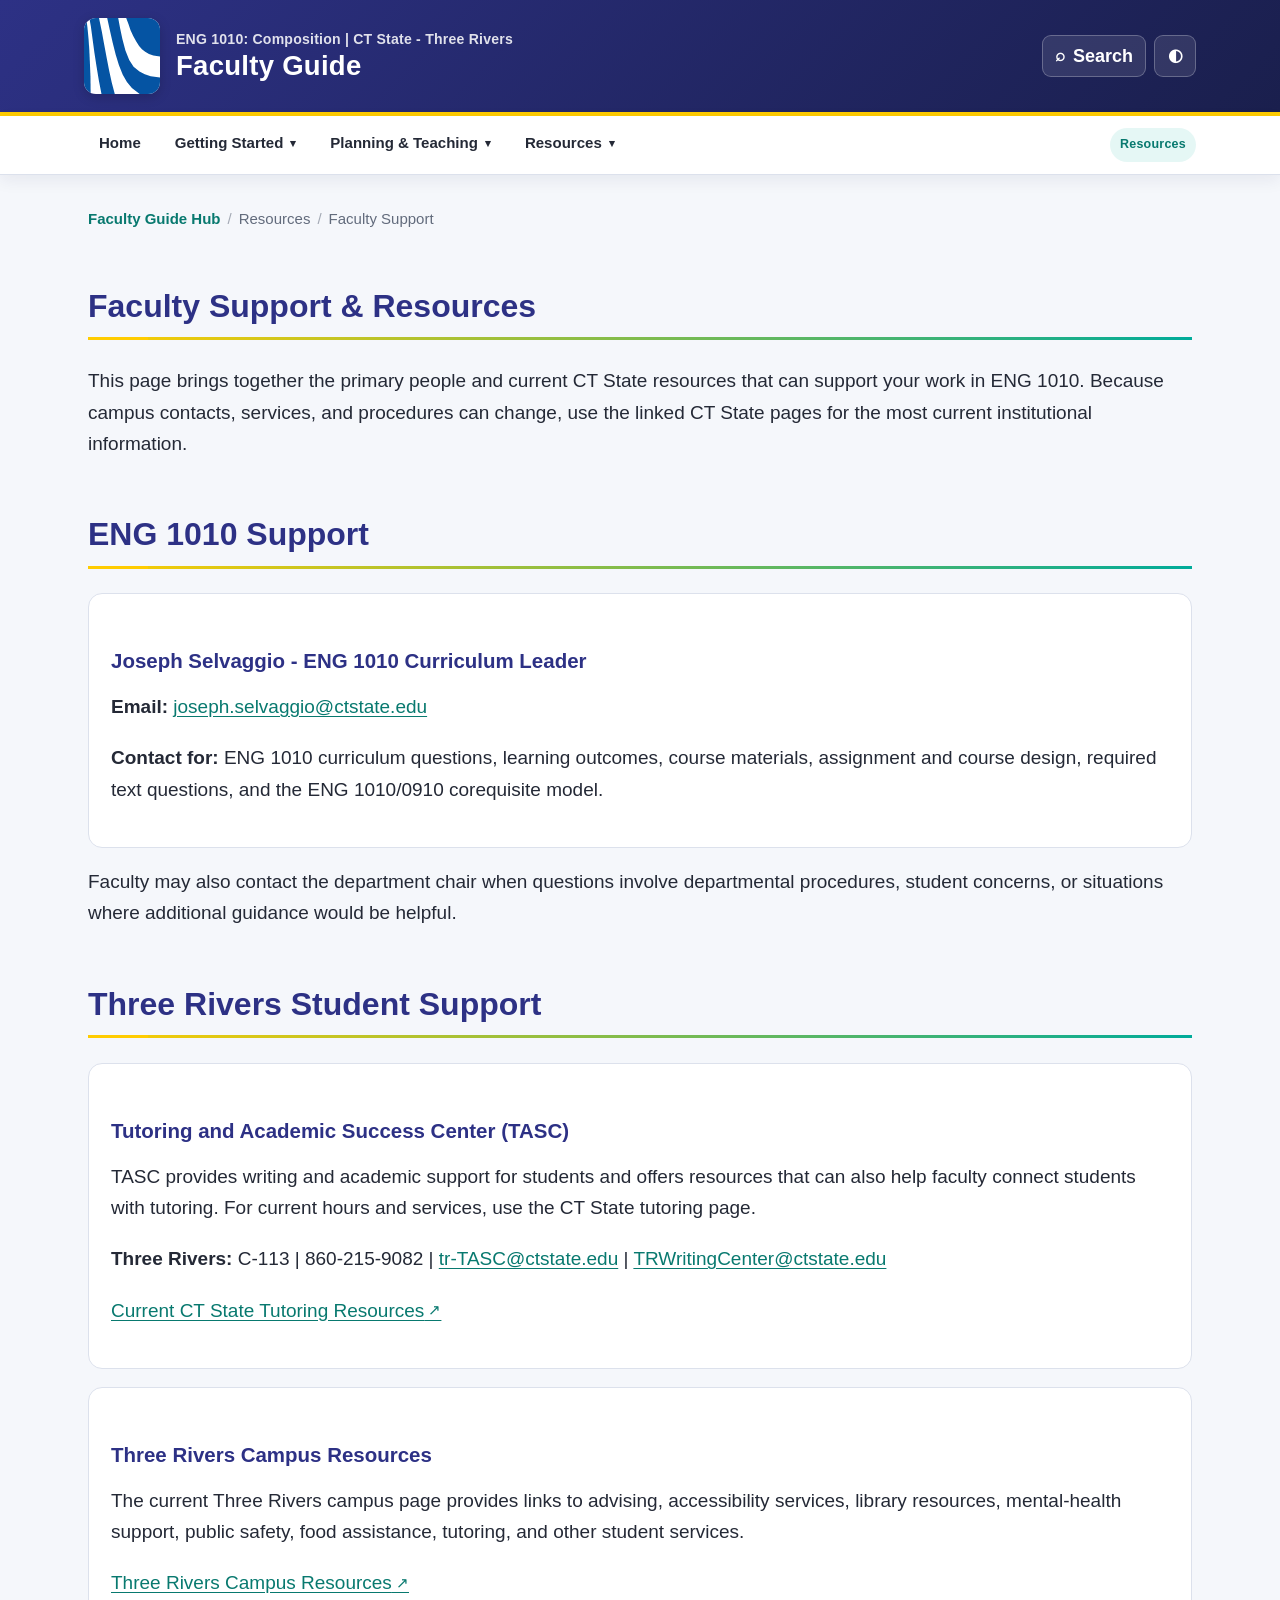
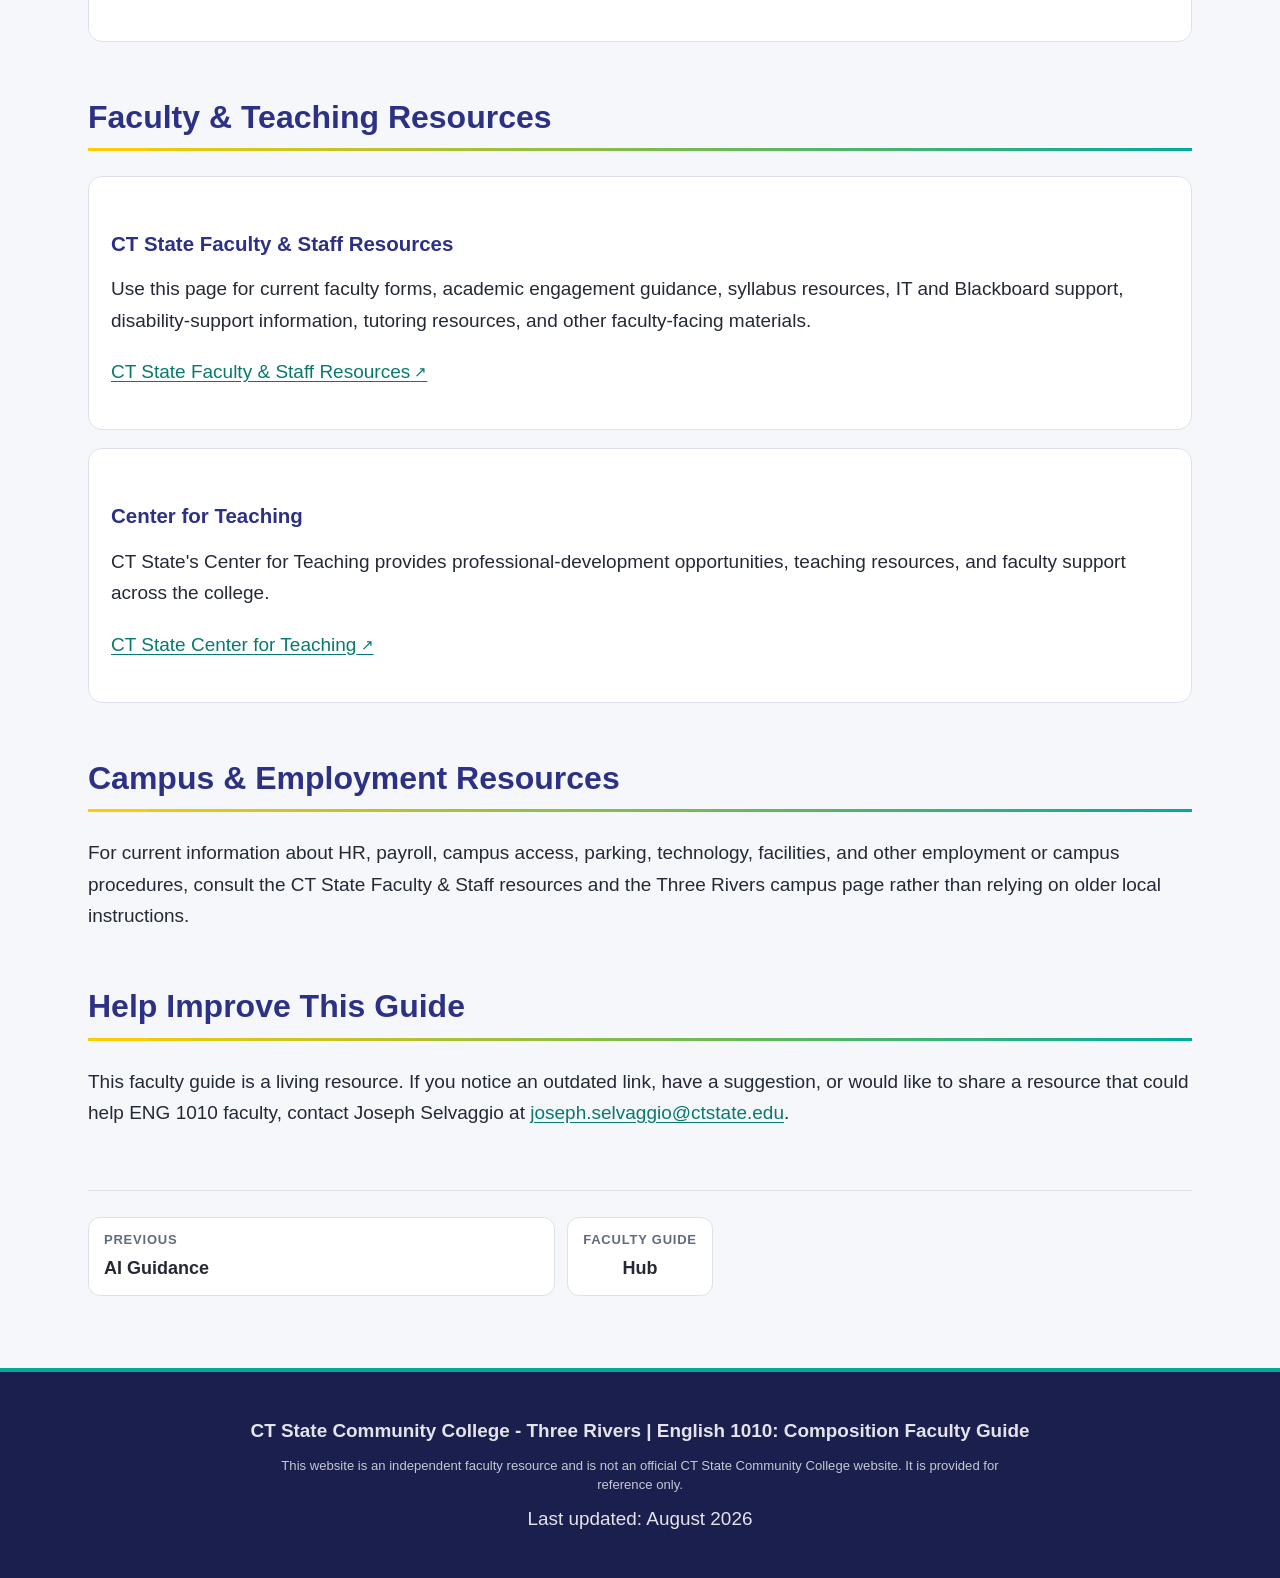
<file: faculty-support.html>
<!DOCTYPE html>

<html lang="en">
<head>
<meta charset="utf-8"/>
<meta content="width=device-width, initial-scale=1.0" name="viewport"/>
<title>Faculty Support &amp; Resources - ENG 1010 Faculty Guide</title>
<style>
        * {
            margin: 0;
            padding: 0;
            box-sizing: border-box;
        }

        body {
            font-family: 'Helvetica Neue', Helvetica, Arial, sans-serif;
            line-height: 1.7;
            color: #333333;
            background: #f4f4f4;
            min-height: 100vh;
        }

        .container {
            max-width: 1200px;
            margin: 0 auto;
            background: white;
            box-shadow: 0 2px 12px rgba(0,0,0,0.08);
        }

        header {
            background: linear-gradient(135deg, #2D3185 0%, #1a1f4d 100%);
            color: white;
            padding: 60px 60px 50px 60px;
            border-bottom: 4px solid #FFCC00;
            display: flex;
            align-items: center;
            gap: 30px;
            position: relative;
            overflow: hidden;
        }

        header::before {
            content: '';
            position: absolute;
            top: 0;
            left: 0;
            right: 0;
            bottom: 0;
            background: linear-gradient(135deg, rgba(0, 171, 154, 0.1) 0%, rgba(255, 204, 0, 0.05) 100%);
            pointer-events: none;
        }

        .logo {
            flex-shrink: 0;
            background: rgba(255, 255, 255, 0.1);
            backdrop-filter: blur(10px);
            -webkit-backdrop-filter: blur(10px);
            border: 1px solid rgba(255, 255, 255, 0.2);
            border-radius: 12px;
            padding: 12px;
            box-shadow: 0 8px 32px rgba(0, 0, 0, 0.1);
        }

        .logo-placeholder {
            width: 80px;
            height: 80px;
            background: linear-gradient(135deg, #0057B8 0%, #003d82 100%);
            border-radius: 8px;
            display: flex;
            align-items: center;
            justify-content: center;
            font-size: 2em;
            font-weight: 700;
            color: white;
        }

        .header-content {
            max-width: 900px;
            flex-grow: 1;
            position: relative;
            z-index: 1;
        }

        h1 {
            font-size: 3.2em;
            font-weight: 700;
            margin-bottom: 12px;
            letter-spacing: 0.5px;
            text-transform: uppercase;
            text-shadow: 2px 2px 4px rgba(0, 0, 0, 0.2);
        }

        h1::after {
            content: '';
            display: block;
            width: 120px;
            height: 4px;
            background: #FFCC00;
            margin-top: 12px;
            border-radius: 2px;
        }

        .subtitle {
            font-size: 1.25em;
            color: white;
            font-weight: 300;
        }
        
        
        
        nav {
            background: rgba(45, 49, 133, 0.95);
            border-bottom: 3px solid #FFCC00;
            padding: 0;
        }

        .nav-container {
            max-width: 1200px;
            margin: 0 auto;
        }

        /* Main navigation row */
        .nav-main {
            display: flex;
            align-items: center;
            flex-wrap: wrap;
            padding: 0;
        }

        /* Home link */
        .nav-home {
            background: rgba(0, 171, 154, 0.2);
            border-right: 1px solid rgba(255,255,255,0.1);
        }

        /* All nav links */
        nav a {
            color: white;
            text-decoration: none;
            padding: 16px 20px;
            display: block;
            font-size: 0.9em;
            font-weight: 500;
            transition: background 0.3s;
            border-right: 1px solid rgba(255,255,255,0.1);
        }

        nav a:hover,
        nav a:focus {
            background: rgba(0, 171, 154, 0.3);
            outline: 2px solid #FFCC00;
            outline-offset: -2px;
        }

        nav a.active {
            background: rgba(0, 171, 154, 0.4);
            border-bottom: 3px solid #FFCC00;
            font-weight: 600;
        }

        /* Category sections - always visible */
        .nav-section {
            display: flex;
            flex-direction: column;
            border-right: 2px solid rgba(255,255,255,0.2);
        }

        .nav-section-header {
            background: rgba(0, 0, 0, 0.2);
            color: #FFCC00;
            padding: 10px 20px;
            font-size: 0.75em;
            font-weight: 700;
            text-transform: uppercase;
            letter-spacing: 0.5px;
            border-bottom: 1px solid rgba(255,255,255,0.1);
        }

        .nav-section-links {
            display: flex;
            flex-direction: column;
        }

        .nav-section-links a {
            border-right: none;
            border-bottom: 1px solid rgba(255,255,255,0.05);
            padding-left: 30px;
        }

        .nav-section-links a:last-child {
            border-bottom: none;
        }

        /* Mobile styles */
        @media (max-width: 968px) {
            .nav-main {
                flex-direction: column;
            }
            
            .nav-section {
                width: 100%;
                border-right: none;
                border-bottom: 2px solid rgba(255,255,255,0.2);
            }
            
            .nav-section-links {
                flex-direction: column;
            }
            
            nav a {
                border-right: none;
            }
        }

        @media (min-width: 969px) {
            .nav-main {
                flex-direction: row;
            }
            
            .nav-section {
                flex: 1;
            }
            
            .nav-section-links {
                flex-direction: row;
                flex-wrap: wrap;
            }
            
            .nav-section-links a {
                flex: 1 1 auto;
                min-width: 150px;
            }
        }

        

        

        

        

        

        

        

        

        .content {
            padding: 60px;
        }

        h2 {
            font-size: 2.2em;
            color: #2D3185;
            margin: 50px 0 20px 0;
            font-weight: 300;
            border-bottom: 3px solid transparent;
            border-image: linear-gradient(90deg, #FFCC00 0%, #00AB9A 100%);
            border-image-slice: 1;
            padding-bottom: 12px;
            position: relative;
        }

        h2::before {
            content: '';
            position: absolute;
            left: 0;
            bottom: -3px;
            width: 60px;
            height: 3px;
            background: #FFCC00;
        }

        h2:first-of-type {
            margin-top: 0;
        }

        h3 {
            font-size: 1.6em;
            color: #2D3185;
            margin: 35px 0 15px 0;
            font-weight: 400;
        }

        p {
            margin-bottom: 16px;
            font-size: 1.05em;
            line-height: 1.7;
            color: #333333;
        }

        .welcome-box {
            background: rgba(255, 255, 255, 0.8);
            backdrop-filter: blur(10px);
            -webkit-backdrop-filter: blur(10px);
            border-left: 5px solid #FFCC00;
            border: 1px solid rgba(255, 204, 0, 0.3);
            border-left: 5px solid #FFCC00;
            padding: 40px;
            margin: 35px 0;
            border-radius: 0.375rem;
            box-shadow: 0 8px 32px rgba(0, 0, 0, 0.08);
        }

        .welcome-box p {
            margin-bottom: 16px;
        }

        .signature {
            margin-top: 28px;
            font-style: italic;
            color: #666666;
            border-top: 1px solid rgba(255, 204, 0, 0.3);
            padding-top: 24px;
        }

        .info-box {
            background: rgba(232, 245, 243, 0.6);
            backdrop-filter: blur(8px);
            -webkit-backdrop-filter: blur(8px);
            border-left: 5px solid #00AB9A;
            border: 1px solid rgba(0, 171, 154, 0.2);
            border-left: 5px solid #00AB9A;
            padding: 28px;
            margin: 28px 0;
            border-radius: 0.375rem;
            box-shadow: 0 4px 16px rgba(0, 171, 154, 0.1);
        }

        .info-box strong {
            color: #2D3185;
            font-weight: 600;
        }

        .checklist {
            background: rgba(255, 255, 255, 0.9);
            backdrop-filter: blur(10px);
            -webkit-backdrop-filter: blur(10px);
            border: 2px solid rgba(255, 204, 0, 0.3);
            padding: 40px;
            margin: 35px 0;
            border-radius: 0.375rem;
            box-shadow: 0 8px 32px rgba(0, 0, 0, 0.08);
        }

        .checklist h3 {
            margin-top: 0;
            color: #2D3185;
            border-bottom: 3px solid #FFCC00;
            padding-bottom: 12px;
            margin-bottom: 24px;
            font-weight: 400;
        }

        .checklist ol {
            padding-left: 30px;
            margin-top: 20px;
        }

        .checklist li {
            padding: 14px 0;
            font-size: 1.05em;
            line-height: 1.7;
            border-bottom: 1px solid rgba(0, 0, 0, 0.05);
            color: #333333;
        }

        .checklist li:last-child {
            border-bottom: none;
        }

        .checklist a {
            color: #00AB9A;
            text-decoration: none;
            font-weight: 500;
            border-bottom: 1px solid transparent;
            transition: all 0.2s;
        }

        .checklist a:hover {
            border-bottom: 1px solid #FFCC00;
            color: #2D3185;
        }

        .contact-box {
            background: rgba(248, 249, 250, 0.8);
            backdrop-filter: blur(8px);
            -webkit-backdrop-filter: blur(8px);
            border: 1px solid rgba(0, 171, 154, 0.2);
            border-left: 5px solid #00AB9A;
            padding: 32px;
            margin: 28px 0;
            border-radius: 0.375rem;
            box-shadow: 0 4px 16px rgba(0, 171, 154, 0.08);
        }

        .contact-box h4 {
            color: #2D3185;
            margin-bottom: 16px;
            font-weight: 400;
            font-size: 1.4em;
        }

        .contact-box h4::before {
            content: '';
            display: inline-block;
            width: 4px;
            height: 20px;
            background: #FFCC00;
            margin-right: 10px;
            vertical-align: middle;
        }

        .contact-box p {
            margin: 10px 0;
        }

        .contact-box a {
            color: #00AB9A;
            text-decoration: none;
            font-weight: 500;
            border-bottom: 1px solid transparent;
            transition: all 0.2s;
        }

        .contact-box a:hover {
            border-bottom: 1px solid #FFCC00;
            color: #2D3185;
        }

        .next-steps-list {
            list-style: none;
            padding: 0;
            margin: 28px 0;
        }

        .next-steps-list li {
            background: rgba(248, 249, 250, 0.8);
            backdrop-filter: blur(8px);
            -webkit-backdrop-filter: blur(8px);
            padding: 18px 24px;
            margin: 14px 0;
            border-left: 4px solid #00AB9A;
            border-radius: 0.375rem;
            transition: all 0.3s;
            box-shadow: 0 2px 8px rgba(0, 0, 0, 0.05);
        }

        .next-steps-list li:hover {
            background: rgba(255, 204, 0, 0.1);
            border-left: 6px solid #FFCC00;
            box-shadow: 0 4px 16px rgba(255, 204, 0, 0.2);
            transform: translateX(4px);
        }

        .next-steps-list a {
            color: #2D3185;
            text-decoration: none;
            font-weight: 500;
            font-size: 1.05em;
        }

        .next-steps-list a:hover {
            color: #00AB9A;
        }

        footer {
            background: #2D3185;
            color: white;
            text-align: center;
            padding: 40px;
            border-top: 4px solid #00AB9A;
        }

        footer p {
            margin: 10px 0;
            line-height: 1.6;
            color: white;
        }

        footer p:first-child {
            font-weight: 600;
        }

        @media (max-width: 768px) {
        
        
        
        nav {
            background: rgba(45, 49, 133, 0.95);
            border-bottom: 3px solid #FFCC00;
            padding: 0;
        }

        .nav-container {
            max-width: 1200px;
            margin: 0 auto;
        }

        /* Main navigation row */
        .nav-main {
            display: flex;
            align-items: center;
            flex-wrap: wrap;
            padding: 0;
        }

        /* Home link */
        .nav-home {
            background: rgba(0, 171, 154, 0.2);
            border-right: 1px solid rgba(255,255,255,0.1);
        }

        /* All nav links */
        nav a {
            color: white;
            text-decoration: none;
            padding: 16px 20px;
            display: block;
            font-size: 0.9em;
            font-weight: 500;
            transition: background 0.3s;
            border-right: 1px solid rgba(255,255,255,0.1);
        }

        nav a:hover,
        nav a:focus {
            background: rgba(0, 171, 154, 0.3);
            outline: 2px solid #FFCC00;
            outline-offset: -2px;
        }

        nav a.active {
            background: rgba(0, 171, 154, 0.4);
            border-bottom: 3px solid #FFCC00;
            font-weight: 600;
        }

        /* Category sections - always visible */
        .nav-section {
            display: flex;
            flex-direction: column;
            border-right: 2px solid rgba(255,255,255,0.2);
        }

        .nav-section-header {
            background: rgba(0, 0, 0, 0.2);
            color: #FFCC00;
            padding: 10px 20px;
            font-size: 0.75em;
            font-weight: 700;
            text-transform: uppercase;
            letter-spacing: 0.5px;
            border-bottom: 1px solid rgba(255,255,255,0.1);
        }

        .nav-section-links {
            display: flex;
            flex-direction: column;
        }

        .nav-section-links a {
            border-right: none;
            border-bottom: 1px solid rgba(255,255,255,0.05);
            padding-left: 30px;
        }

        .nav-section-links a:last-child {
            border-bottom: none;
        }

        /* Mobile styles */
        @media (max-width: 968px) {
            .nav-main {
                flex-direction: column;
            }
            
            .nav-section {
                width: 100%;
                border-right: none;
                border-bottom: 2px solid rgba(255,255,255,0.2);
            }
            
            .nav-section-links {
                flex-direction: column;
            }
            
            nav a {
                border-right: none;
            }
        }

        @media (min-width: 969px) {
            .nav-main {
                flex-direction: row;
            }
            
            .nav-section {
                flex: 1;
            }
            
            .nav-section-links {
                flex-direction: row;
                flex-wrap: wrap;
            }
            
            .nav-section-links a {
                flex: 1 1 auto;
                min-width: 150px;
            }
        }
            .content {
                padding: 30px;
            }

            header {
                padding: 40px 30px;
                flex-direction: column;
                gap: 20px;
                text-align: center;
            }

            .logo-placeholder {
                width: 60px;
                height: 60px;
                font-size: 1.6em;
            }

            h1 {
                font-size: 2.4em;
            }

            h1::after {
                margin-left: auto;
                margin-right: auto;
            }

        .subtitle {
            font-size: 1.25em;
            color: white;
            font-weight: 300;
        }

            h2 {
                font-size: 1.8em;
            }

            

            .checklist, .welcome-box, .contact-box {
                padding: 25px;
            }
        }

        @media (max-width: 500px) {
            header {
                padding: 30px 20px;
            }

            .logo-placeholder {
                width: 50px;
                height: 50px;
                font-size: 1.4em;
            }
        
        
        
        nav {
            background: rgba(45, 49, 133, 0.95);
            border-bottom: 3px solid #FFCC00;
            padding: 0;
        }

        .nav-container {
            max-width: 1200px;
            margin: 0 auto;
        }

        /* Main navigation row */
        .nav-main {
            display: flex;
            align-items: center;
            flex-wrap: wrap;
            padding: 0;
        }

        /* Home link */
        .nav-home {
            background: rgba(0, 171, 154, 0.2);
            border-right: 1px solid rgba(255,255,255,0.1);
        }

        /* All nav links */
        nav a {
            color: white;
            text-decoration: none;
            padding: 16px 20px;
            display: block;
            font-size: 0.9em;
            font-weight: 500;
            transition: background 0.3s;
            border-right: 1px solid rgba(255,255,255,0.1);
        }

        nav a:hover,
        nav a:focus {
            background: rgba(0, 171, 154, 0.3);
            outline: 2px solid #FFCC00;
            outline-offset: -2px;
        }

        nav a.active {
            background: rgba(0, 171, 154, 0.4);
            border-bottom: 3px solid #FFCC00;
            font-weight: 600;
        }

        /* Category sections - always visible */
        .nav-section {
            display: flex;
            flex-direction: column;
            border-right: 2px solid rgba(255,255,255,0.2);
        }

        .nav-section-header {
            background: rgba(0, 0, 0, 0.2);
            color: #FFCC00;
            padding: 10px 20px;
            font-size: 0.75em;
            font-weight: 700;
            text-transform: uppercase;
            letter-spacing: 0.5px;
            border-bottom: 1px solid rgba(255,255,255,0.1);
        }

        .nav-section-links {
            display: flex;
            flex-direction: column;
        }

        .nav-section-links a {
            border-right: none;
            border-bottom: 1px solid rgba(255,255,255,0.05);
            padding-left: 30px;
        }

        .nav-section-links a:last-child {
            border-bottom: none;
        }

        /* Mobile styles */
        @media (max-width: 968px) {
            .nav-main {
                flex-direction: column;
            }
            
            .nav-section {
                width: 100%;
                border-right: none;
                border-bottom: 2px solid rgba(255,255,255,0.2);
            }
            
            .nav-section-links {
                flex-direction: column;
            }
            
            nav a {
                border-right: none;
            }
        }

        @media (min-width: 969px) {
            .nav-main {
                flex-direction: row;
            }
            
            .nav-section {
                flex: 1;
            }
            
            .nav-section-links {
                flex-direction: row;
                flex-wrap: wrap;
            }
            
            .nav-section-links a {
                flex: 1 1 auto;
                min-width: 150px;
            }
        }

            .content {
                padding: 20px;
            }

            h1 {
                font-size: 1.8em;
            }

            h2 {
                font-size: 1.5em;
            }

            
        }
    
        /* Accessibility: keyboard skip link */
        .skip-link { position: absolute; left: -9999px; top: 0; z-index: 10000; padding: 12px 16px; background: #ffffff; color: #1a1f4d; font-weight: 700; border: 3px solid #FFCC00; }
        .skip-link:focus { left: 16px; top: 16px; }
</style>
<style id="publication-spacing">
.content p, main p { margin-bottom: 20px; }
.content h2, main h2 { margin-top: 60px; margin-bottom: 24px; }
.content h3, main h3 { margin-top: 42px; margin-bottom: 18px; }
.info-box, .warning-box, .tip-box, .highlight-box, .resource-box, .contact-card, .checklist-box { margin-top: 30px; margin-bottom: 30px; }
</style><link href="assets/faculty-guide.css" rel="stylesheet"/><link href="assets/faculty-review.css" rel="stylesheet"/><script defer="defer" src="assets/faculty-guide.js"></script></head>
<body><a class="skip-link" href="#main-content">Skip to main content</a>
<div class="fg-masthead" role="banner">
<div class="fg-masthead-inner">
<a aria-label="ENG 1010 Faculty Guide Hub" class="fg-brand" href="index.html">
<img alt="" aria-hidden="true" class="fg-mark-image" src="assets/site-mark-photo.svg"/>
<span class="fg-brand-copy"><span class="fg-course-line">ENG 1010: Composition | CT State - Three Rivers</span><h1 class="fg-site-name">Faculty Guide</h1></span>
</a>
<div class="fg-actions">
<button aria-label="Search Faculty Guide" class="fg-icon-button" data-fg-search-open="" type="button"><span aria-hidden="true" class="fg-icon">⌕</span><span class="fg-action-label">Search</span></button>
<button aria-label="Use dark theme" class="fg-icon-button" data-fg-theme="" type="button"><span aria-hidden="true" class="fg-icon">◐</span></button>
<button aria-controls="faculty-guide-navigation" aria-expanded="false" class="fg-menu-button" data-fg-menu="" type="button"><span aria-hidden="true">☰</span><span>Menu</span></button>
</div>
</div>
</div>
<div class="fg-nav-wrap" id="faculty-guide-navigation">
<div aria-label="Faculty Guide" class="fg-nav" role="navigation">
<a class="fg-nav-home" href="index.html">Home</a>
<div class="fg-nav-group">
<button aria-expanded="false" data-fg-group-toggle="" type="button">Getting Started<span aria-hidden="true" class="fg-chevron">▾</span></button>
<div class="fg-dropdown"><a href="getting-started.html">Getting Started</a><a href="quick-start.html">Quick Start</a><a href="course-overview.html">Course Overview</a><a href="corequisite-model.html">Corequisite Model</a></div>
</div><div class="fg-nav-group">
<button aria-expanded="false" data-fg-group-toggle="" type="button">Planning &amp; Teaching<span aria-hidden="true" class="fg-chevron">▾</span></button>
<div class="fg-dropdown"><a href="module-guide.html">Course Planning Guide</a><a href="assignments.html">Assignments</a><a href="instructional-strategies.html">Teaching Strategies</a><a href="assessment.html">Assessment</a></div>
</div><div class="fg-nav-group">
<button aria-expanded="false" data-fg-group-toggle="" type="button">Resources<span aria-hidden="true" class="fg-chevron">▾</span></button>
<div class="fg-dropdown"><a href="syllabus-templates.html">Syllabus Guidance</a><a href="policies.html">Policies</a><a href="ai-policy.html">AI Guidance</a><a aria-current="page" href="faculty-support.html">Faculty Support</a></div>
</div>
<span class="fg-nav-spacer"></span>
<span class="fg-section-chip">Resources</span>
</div>
</div>
<div aria-hidden="true" class="fg-search-backdrop" data-fg-search-backdrop="">
<div aria-label="Search Faculty Guide" aria-modal="true" class="fg-search-dialog" role="dialog">
<div class="fg-search-head">
<input aria-label="Search Faculty Guide pages" class="fg-search-input" data-fg-search-input="" placeholder="Search pages and topics…" type="search"/>
<button aria-label="Close search" class="fg-search-close" data-fg-search-close="" type="button">×</button>
</div>
<div class="fg-search-results" data-fg-search-results=""></div>
</div>
</div>
<div class="container">
<div class="content" id="main-content"><div aria-label="Breadcrumb" class="fg-breadcrumb"><a href="index.html">Faculty Guide Hub</a><span aria-hidden="true" class="fg-breadcrumb-sep">/</span><span>Resources</span><span aria-hidden="true" class="fg-breadcrumb-sep">/</span><span>Faculty Support</span></div>
<div class="intro-section">
<h2>Faculty Support &amp; Resources</h2>
<p>This page brings together the primary people and current CT State resources that can support your work in ENG 1010. Because campus contacts, services, and procedures can change, use the linked CT State pages for the most current institutional information.</p>
</div>
<div class="section">
<h2>ENG 1010 Support</h2>
<div class="contact-card">
<h4>Joseph Selvaggio - ENG 1010 Curriculum Leader</h4>
<p><strong>Email:</strong> <a href="mailto:joseph.selvaggio@ctstate.edu">joseph.selvaggio@ctstate.edu</a></p>
<p><strong>Contact for:</strong> ENG 1010 curriculum questions, learning outcomes, course materials, assignment and course design, required text questions, and the ENG 1010/0910 corequisite model.</p>
</div>
<p>Faculty may also contact the department chair when questions involve departmental procedures, student concerns, or situations where additional guidance would be helpful.</p>
</div>
<div class="section">
<h2>Three Rivers Student Support</h2>
<div class="resource-box">
<h4>Tutoring and Academic Success Center (TASC)</h4>
<p>TASC provides writing and academic support for students and offers resources that can also help faculty connect students with tutoring. For current hours and services, use the CT State tutoring page.</p>
<p><strong>Three Rivers:</strong> C-113 | 860-215-9082 | <a href="mailto:tr-TASC@ctstate.edu">tr-TASC@ctstate.edu</a> | <a href="mailto:TRWritingCenter@ctstate.edu">TRWritingCenter@ctstate.edu</a></p>
<p><a href="https://ctstate.edu/academics/tutoring" rel="noopener noreferrer" target="_blank">Current CT State Tutoring Resources</a></p>
</div>
<div class="resource-box">
<h4>Three Rivers Campus Resources</h4>
<p>The current Three Rivers campus page provides links to advising, accessibility services, library resources, mental-health support, public safety, food assistance, tutoring, and other student services.</p>
<p><a href="https://ctstate.edu/locations/three-rivers" rel="noopener noreferrer" target="_blank">Three Rivers Campus Resources</a></p>
</div>
</div>
<div class="section">
<h2>Faculty &amp; Teaching Resources</h2>
<div class="resource-box">
<h4>CT State Faculty &amp; Staff Resources</h4>
<p>Use this page for current faculty forms, academic engagement guidance, syllabus resources, IT and Blackboard support, disability-support information, tutoring resources, and other faculty-facing materials.</p>
<p><a href="https://ctstate.edu/for-you/faculty-staff" rel="noopener noreferrer" target="_blank">CT State Faculty &amp; Staff Resources</a></p>
</div>
<div class="resource-box">
<h4>Center for Teaching</h4>
<p>CT State's Center for Teaching provides professional-development opportunities, teaching resources, and faculty support across the college.</p>
<p><a href="https://ctstate.edu/cft" rel="noopener noreferrer" target="_blank">CT State Center for Teaching</a></p>
</div>
</div>
<div class="section">
<h2>Campus &amp; Employment Resources</h2>
<p>For current information about HR, payroll, campus access, parking, technology, facilities, and other employment or campus procedures, consult the CT State Faculty &amp; Staff resources and the Three Rivers campus page rather than relying on older local instructions.</p>
</div>
<div class="section">
<h2>Help Improve This Guide</h2>
<p>This faculty guide is a living resource. If you notice an outdated link, have a suggestion, or would like to share a resource that could help ENG 1010 faculty, contact Joseph Selvaggio at <a href="mailto:joseph.selvaggio@ctstate.edu">joseph.selvaggio@ctstate.edu</a>.</p>
</div><div aria-label="Faculty Guide page navigation" class="fg-page-nav"><a class="fg-prev" href="ai-policy.html"><span class="fg-page-nav-label">Previous</span><span class="fg-page-nav-title">AI Guidance</span></a><a class="fg-hub-link" href="index.html"><span class="fg-page-nav-label">Faculty Guide</span><span class="fg-page-nav-title">Hub</span></a><span aria-hidden="true"></span></div></div>
<footer class="site-footer"><p><strong>CT State Community College - Three Rivers | English 1010: Composition Faculty Guide</strong></p><p class="fg-footer-disclaimer">This website is an independent faculty resource and is not an official CT State Community College website. It is provided for reference only.</p><p>Last updated: August 2026</p></footer></div><button aria-label="Back to top" class="fg-back-top" data-fg-back-top="" type="button">↑</button></body></html>
</file>
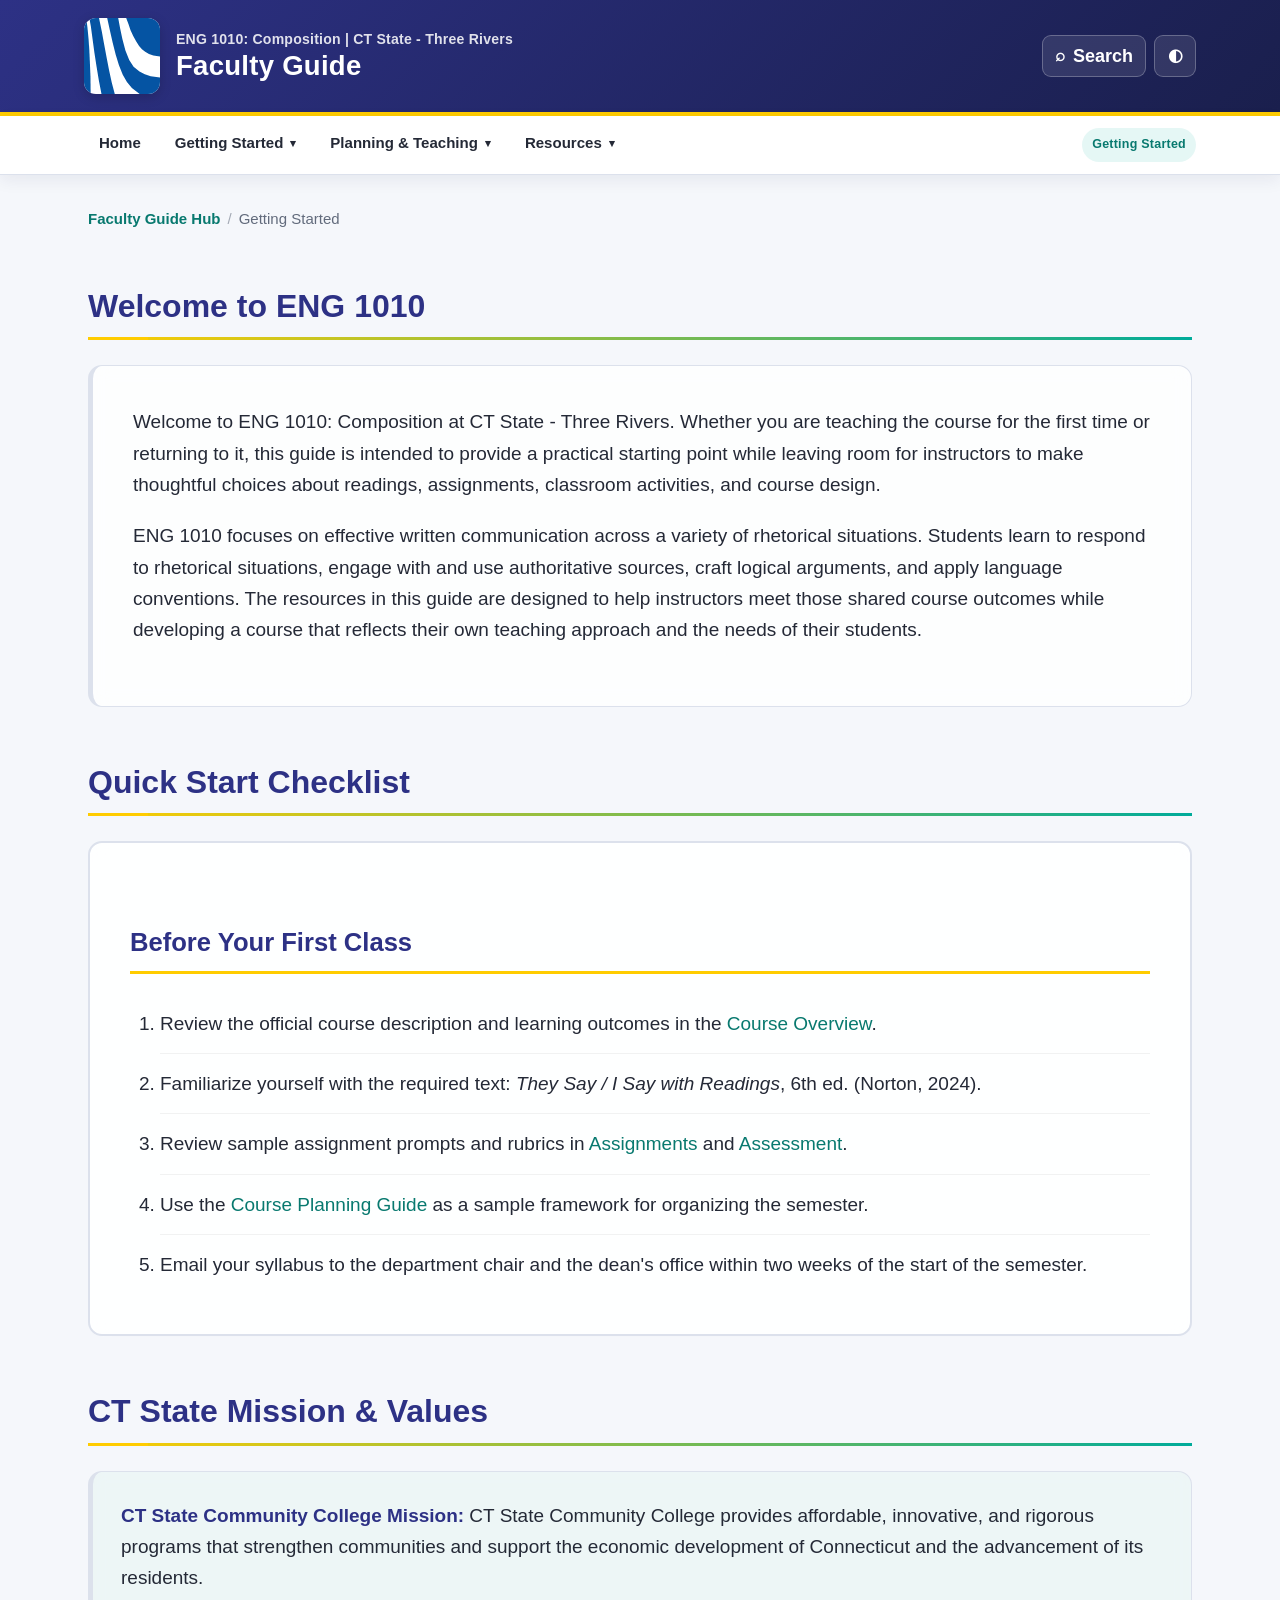
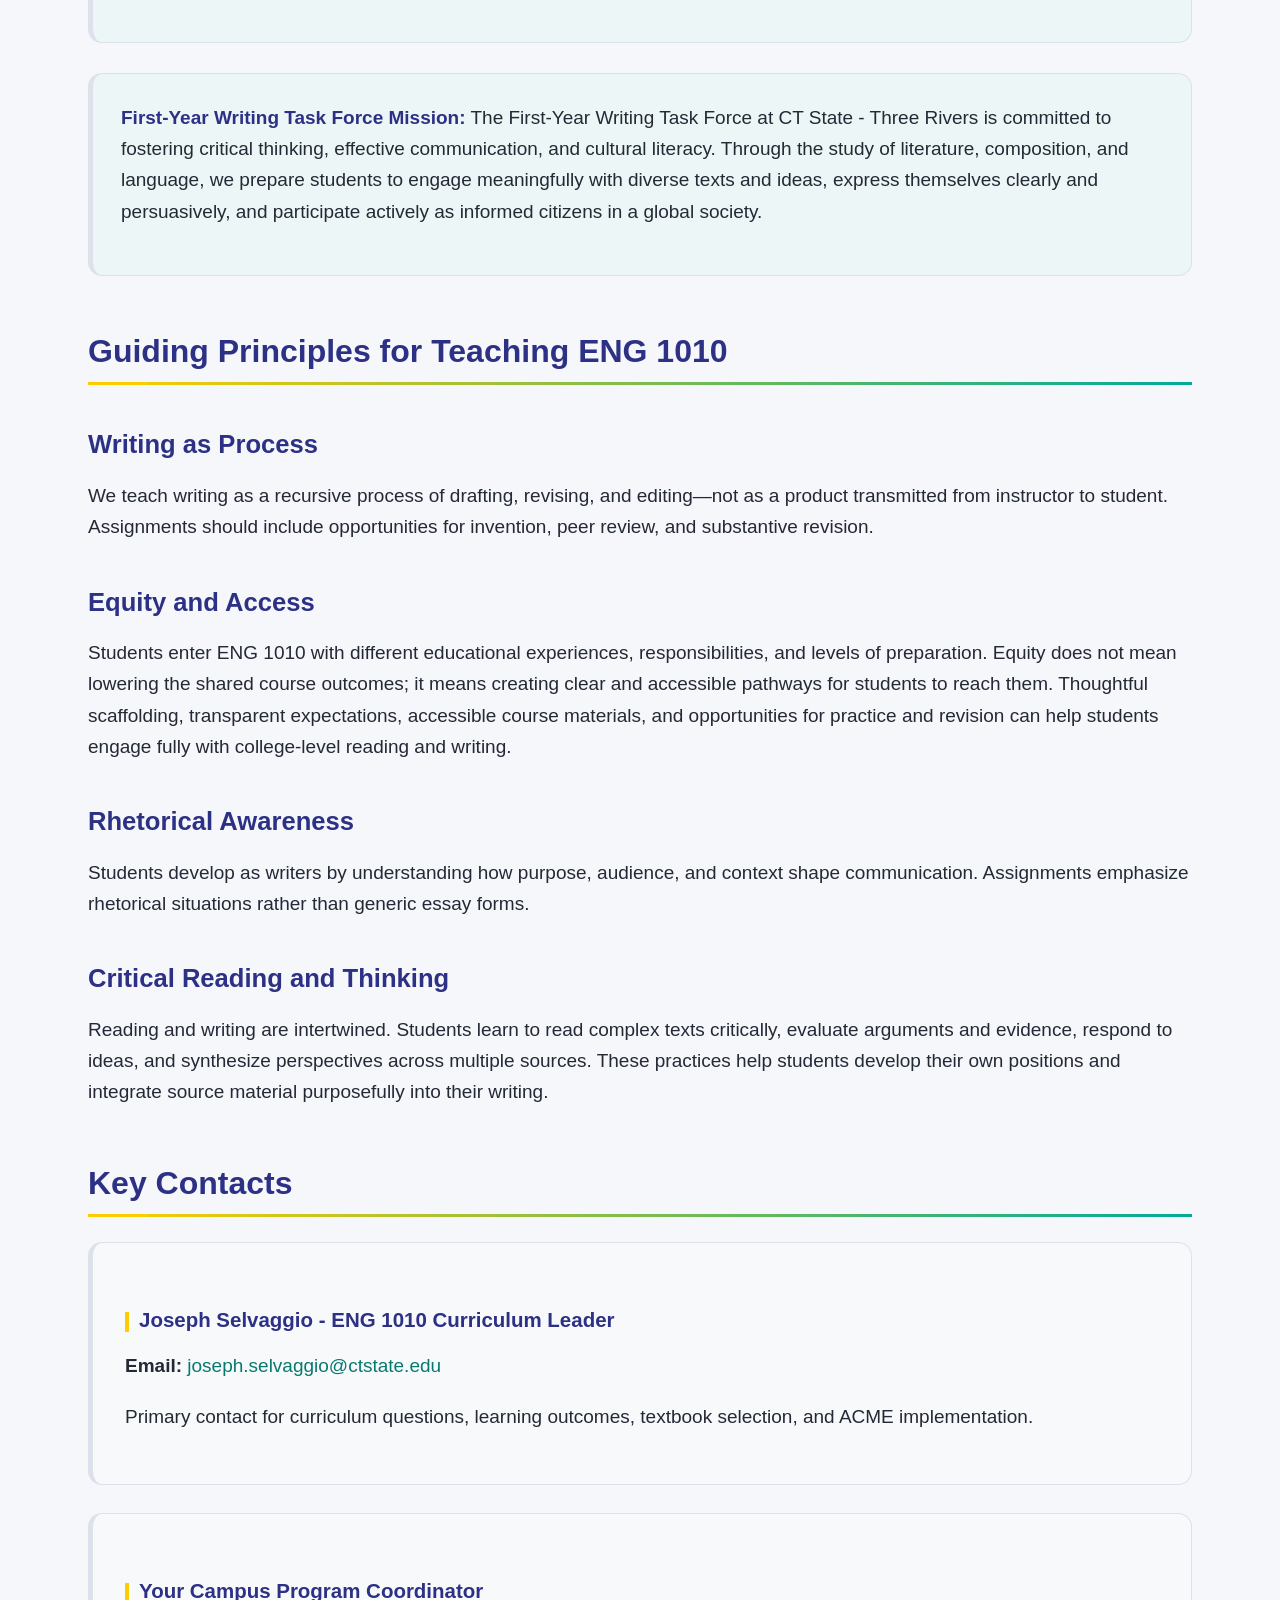
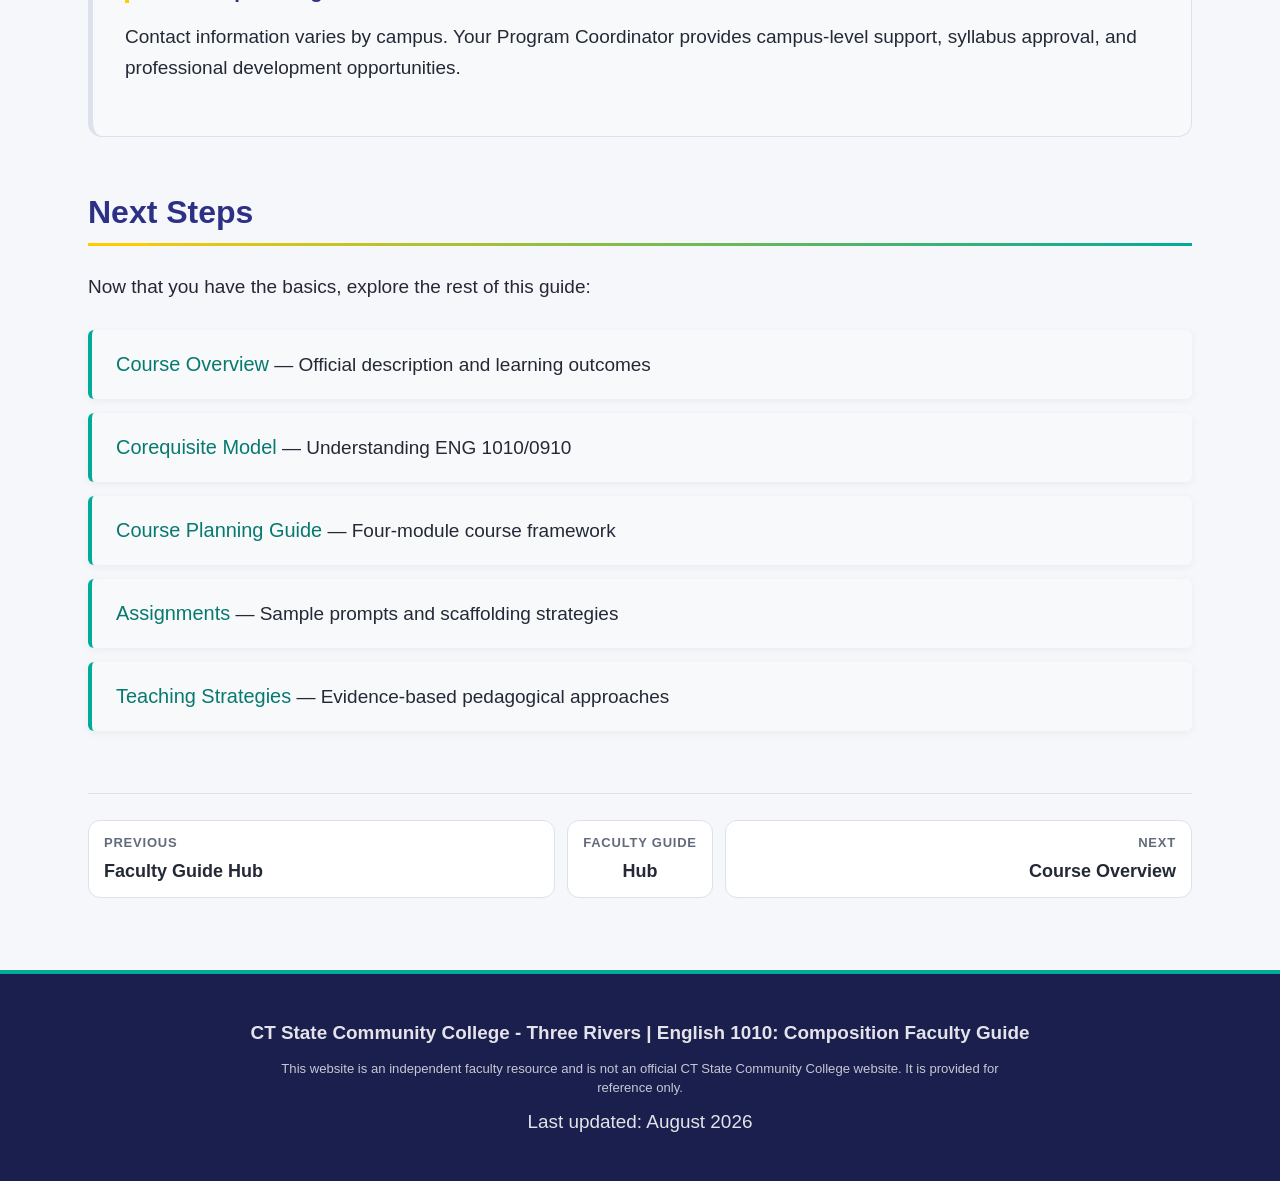
<file: getting-started.html>
<!DOCTYPE html>

<html lang="en">
<head>
<meta charset="utf-8"/>
<meta content="width=device-width, initial-scale=1.0" name="viewport"/>
<title>Getting Started - ENG 1010 Faculty Guide</title>
<style>
        * {
            margin: 0;
            padding: 0;
            box-sizing: border-box;
        }

        body {
            font-family: 'Helvetica Neue', Helvetica, Arial, sans-serif;
            line-height: 1.7;
            color: #333333;
            background: #f4f4f4;
            min-height: 100vh;
        }

        .container {
            max-width: 1200px;
            margin: 0 auto;
            background: white;
            box-shadow: 0 2px 12px rgba(0,0,0,0.08);
        }

        header {
            background: linear-gradient(135deg, #2D3185 0%, #1a1f4d 100%);
            color: white;
            padding: 60px 60px 50px 60px;
            border-bottom: 4px solid #FFCC00;
            display: flex;
            align-items: center;
            gap: 30px;
            position: relative;
            overflow: hidden;
        }

        header::before {
            content: '';
            position: absolute;
            top: 0;
            left: 0;
            right: 0;
            bottom: 0;
            background: linear-gradient(135deg, rgba(0, 171, 154, 0.1) 0%, rgba(255, 204, 0, 0.05) 100%);
            pointer-events: none;
        }

        .logo {
            flex-shrink: 0;
            background: rgba(255, 255, 255, 0.1);
            backdrop-filter: blur(10px);
            -webkit-backdrop-filter: blur(10px);
            border: 1px solid rgba(255, 255, 255, 0.2);
            border-radius: 12px;
            padding: 12px;
            box-shadow: 0 8px 32px rgba(0, 0, 0, 0.1);
        }

        .logo-placeholder {
            width: 80px;
            height: 80px;
            background: linear-gradient(135deg, #0057B8 0%, #003d82 100%);
            border-radius: 8px;
            display: flex;
            align-items: center;
            justify-content: center;
            font-size: 2em;
            font-weight: 700;
            color: white;
        }

        .header-content {
            max-width: 900px;
            flex-grow: 1;
            position: relative;
            z-index: 1;
        }

        h1 {
            font-size: 3.2em;
            font-weight: 700;
            margin-bottom: 12px;
            letter-spacing: 0.5px;
            text-transform: uppercase;
            text-shadow: 2px 2px 4px rgba(0, 0, 0, 0.2);
        }

        h1::after {
            content: '';
            display: block;
            width: 120px;
            height: 4px;
            background: #FFCC00;
            margin-top: 12px;
            border-radius: 2px;
        }

        .subtitle {
            font-size: 1.25em;
            color: white;
            font-weight: 300;
        }
        
        
        
        nav {
            background: rgba(45, 49, 133, 0.95);
            border-bottom: 3px solid #FFCC00;
            padding: 0;
        }

        .nav-container {
            max-width: 1200px;
            margin: 0 auto;
        }

        /* Main navigation row */
        .nav-main {
            display: flex;
            align-items: center;
            flex-wrap: wrap;
            padding: 0;
        }

        /* Home link */
        .nav-home {
            background: rgba(0, 171, 154, 0.2);
            border-right: 1px solid rgba(255,255,255,0.1);
        }

        /* All nav links */
        nav a {
            color: white;
            text-decoration: none;
            padding: 16px 20px;
            display: block;
            font-size: 0.9em;
            font-weight: 500;
            transition: background 0.3s;
            border-right: 1px solid rgba(255,255,255,0.1);
        }

        nav a:hover,
        nav a:focus {
            background: rgba(0, 171, 154, 0.3);
            outline: 2px solid #FFCC00;
            outline-offset: -2px;
        }

        nav a.active {
            background: rgba(0, 171, 154, 0.4);
            border-bottom: 3px solid #FFCC00;
            font-weight: 600;
        }

        /* Category sections - always visible */
        .nav-section {
            display: flex;
            flex-direction: column;
            border-right: 2px solid rgba(255,255,255,0.2);
        }

        .nav-section-header {
            background: rgba(0, 0, 0, 0.2);
            color: #FFCC00;
            padding: 10px 20px;
            font-size: 0.75em;
            font-weight: 700;
            text-transform: uppercase;
            letter-spacing: 0.5px;
            border-bottom: 1px solid rgba(255,255,255,0.1);
        }

        .nav-section-links {
            display: flex;
            flex-direction: column;
        }

        .nav-section-links a {
            border-right: none;
            border-bottom: 1px solid rgba(255,255,255,0.05);
            padding-left: 30px;
        }

        .nav-section-links a:last-child {
            border-bottom: none;
        }

        /* Mobile styles */
        @media (max-width: 968px) {
            .nav-main {
                flex-direction: column;
            }
            
            .nav-section {
                width: 100%;
                border-right: none;
                border-bottom: 2px solid rgba(255,255,255,0.2);
            }
            
            .nav-section-links {
                flex-direction: column;
            }
            
            nav a {
                border-right: none;
            }
        }

        @media (min-width: 969px) {
            .nav-main {
                flex-direction: row;
            }
            
            .nav-section {
                flex: 1;
            }
            
            .nav-section-links {
                flex-direction: row;
                flex-wrap: wrap;
            }
            
            .nav-section-links a {
                flex: 1 1 auto;
                min-width: 150px;
            }
        }

        

        

        

        

        

        

        

        

        .content {
            padding: 60px;
        }

        h2 {
            font-size: 2.2em;
            color: #2D3185;
            margin: 50px 0 20px 0;
            font-weight: 300;
            border-bottom: 3px solid transparent;
            border-image: linear-gradient(90deg, #FFCC00 0%, #00AB9A 100%);
            border-image-slice: 1;
            padding-bottom: 12px;
            position: relative;
        }

        h2::before {
            content: '';
            position: absolute;
            left: 0;
            bottom: -3px;
            width: 60px;
            height: 3px;
            background: #FFCC00;
        }

        h2:first-of-type {
            margin-top: 0;
        }

        h3 {
            font-size: 1.6em;
            color: #2D3185;
            margin: 35px 0 15px 0;
            font-weight: 400;
        }

        p {
            margin-bottom: 16px;
            font-size: 1.05em;
            line-height: 1.7;
            color: #333333;
        }

        .welcome-box {
            background: rgba(255, 255, 255, 0.8);
            backdrop-filter: blur(10px);
            -webkit-backdrop-filter: blur(10px);
            border-left: 5px solid #FFCC00;
            border: 1px solid rgba(255, 204, 0, 0.3);
            border-left: 5px solid #FFCC00;
            padding: 40px;
            margin: 35px 0;
            border-radius: 0.375rem;
            box-shadow: 0 8px 32px rgba(0, 0, 0, 0.08);
        }

        .welcome-box p {
            margin-bottom: 16px;
        }

        .signature {
            margin-top: 28px;
            font-style: italic;
            color: #666666;
            border-top: 1px solid rgba(255, 204, 0, 0.3);
            padding-top: 24px;
        }

        .info-box {
            background: rgba(232, 245, 243, 0.6);
            backdrop-filter: blur(8px);
            -webkit-backdrop-filter: blur(8px);
            border-left: 5px solid #00AB9A;
            border: 1px solid rgba(0, 171, 154, 0.2);
            border-left: 5px solid #00AB9A;
            padding: 28px;
            margin: 28px 0;
            border-radius: 0.375rem;
            box-shadow: 0 4px 16px rgba(0, 171, 154, 0.1);
        }

        .info-box strong {
            color: #2D3185;
            font-weight: 600;
        }

        .checklist {
            background: rgba(255, 255, 255, 0.9);
            backdrop-filter: blur(10px);
            -webkit-backdrop-filter: blur(10px);
            border: 2px solid rgba(255, 204, 0, 0.3);
            padding: 40px;
            margin: 35px 0;
            border-radius: 0.375rem;
            box-shadow: 0 8px 32px rgba(0, 0, 0, 0.08);
        }

        .checklist h3 {
            margin-top: 0;
            color: #2D3185;
            border-bottom: 3px solid #FFCC00;
            padding-bottom: 12px;
            margin-bottom: 24px;
            font-weight: 400;
        }

        .checklist ol {
            padding-left: 30px;
            margin-top: 20px;
        }

        .checklist li {
            padding: 14px 0;
            font-size: 1.05em;
            line-height: 1.7;
            border-bottom: 1px solid rgba(0, 0, 0, 0.05);
            color: #333333;
        }

        .checklist li:last-child {
            border-bottom: none;
        }

        .checklist a {
            color: #00AB9A;
            text-decoration: none;
            font-weight: 500;
            border-bottom: 1px solid transparent;
            transition: all 0.2s;
        }

        .checklist a:hover {
            border-bottom: 1px solid #FFCC00;
            color: #2D3185;
        }

        .contact-box {
            background: rgba(248, 249, 250, 0.8);
            backdrop-filter: blur(8px);
            -webkit-backdrop-filter: blur(8px);
            border: 1px solid rgba(0, 171, 154, 0.2);
            border-left: 5px solid #00AB9A;
            padding: 32px;
            margin: 28px 0;
            border-radius: 0.375rem;
            box-shadow: 0 4px 16px rgba(0, 171, 154, 0.08);
        }

        .contact-box h4 {
            color: #2D3185;
            margin-bottom: 16px;
            font-weight: 400;
            font-size: 1.4em;
        }

        .contact-box h4::before {
            content: '';
            display: inline-block;
            width: 4px;
            height: 20px;
            background: #FFCC00;
            margin-right: 10px;
            vertical-align: middle;
        }

        .contact-box p {
            margin: 10px 0;
        }

        .contact-box a {
            color: #00AB9A;
            text-decoration: none;
            font-weight: 500;
            border-bottom: 1px solid transparent;
            transition: all 0.2s;
        }

        .contact-box a:hover {
            border-bottom: 1px solid #FFCC00;
            color: #2D3185;
        }

        .next-steps-list {
            list-style: none;
            padding: 0;
            margin: 28px 0;
        }

        .next-steps-list li {
            background: rgba(248, 249, 250, 0.8);
            backdrop-filter: blur(8px);
            -webkit-backdrop-filter: blur(8px);
            padding: 18px 24px;
            margin: 14px 0;
            border-left: 4px solid #00AB9A;
            border-radius: 0.375rem;
            transition: all 0.3s;
            box-shadow: 0 2px 8px rgba(0, 0, 0, 0.05);
        }

        .next-steps-list li:hover {
            background: rgba(255, 204, 0, 0.1);
            border-left: 6px solid #FFCC00;
            box-shadow: 0 4px 16px rgba(255, 204, 0, 0.2);
            transform: translateX(4px);
        }

        .next-steps-list a {
            color: #2D3185;
            text-decoration: none;
            font-weight: 500;
            font-size: 1.05em;
        }

        .next-steps-list a:hover {
            color: #00AB9A;
        }

        footer {
            background: #2D3185;
            color: white;
            text-align: center;
            padding: 40px;
            border-top: 4px solid #00AB9A;
        }

        footer p {
            margin: 10px 0;
            line-height: 1.6;
            color: white;
        }

        footer p:first-child {
            font-weight: 600;
        }

        @media (max-width: 768px) {
        
        
        
        nav {
            background: rgba(45, 49, 133, 0.95);
            border-bottom: 3px solid #FFCC00;
            padding: 0;
        }

        .nav-container {
            max-width: 1200px;
            margin: 0 auto;
        }

        /* Main navigation row */
        .nav-main {
            display: flex;
            align-items: center;
            flex-wrap: wrap;
            padding: 0;
        }

        /* Home link */
        .nav-home {
            background: rgba(0, 171, 154, 0.2);
            border-right: 1px solid rgba(255,255,255,0.1);
        }

        /* All nav links */
        nav a {
            color: white;
            text-decoration: none;
            padding: 16px 20px;
            display: block;
            font-size: 0.9em;
            font-weight: 500;
            transition: background 0.3s;
            border-right: 1px solid rgba(255,255,255,0.1);
        }

        nav a:hover,
        nav a:focus {
            background: rgba(0, 171, 154, 0.3);
            outline: 2px solid #FFCC00;
            outline-offset: -2px;
        }

        nav a.active {
            background: rgba(0, 171, 154, 0.4);
            border-bottom: 3px solid #FFCC00;
            font-weight: 600;
        }

        /* Category sections - always visible */
        .nav-section {
            display: flex;
            flex-direction: column;
            border-right: 2px solid rgba(255,255,255,0.2);
        }

        .nav-section-header {
            background: rgba(0, 0, 0, 0.2);
            color: #FFCC00;
            padding: 10px 20px;
            font-size: 0.75em;
            font-weight: 700;
            text-transform: uppercase;
            letter-spacing: 0.5px;
            border-bottom: 1px solid rgba(255,255,255,0.1);
        }

        .nav-section-links {
            display: flex;
            flex-direction: column;
        }

        .nav-section-links a {
            border-right: none;
            border-bottom: 1px solid rgba(255,255,255,0.05);
            padding-left: 30px;
        }

        .nav-section-links a:last-child {
            border-bottom: none;
        }

        /* Mobile styles */
        @media (max-width: 968px) {
            .nav-main {
                flex-direction: column;
            }
            
            .nav-section {
                width: 100%;
                border-right: none;
                border-bottom: 2px solid rgba(255,255,255,0.2);
            }
            
            .nav-section-links {
                flex-direction: column;
            }
            
            nav a {
                border-right: none;
            }
        }

        @media (min-width: 969px) {
            .nav-main {
                flex-direction: row;
            }
            
            .nav-section {
                flex: 1;
            }
            
            .nav-section-links {
                flex-direction: row;
                flex-wrap: wrap;
            }
            
            .nav-section-links a {
                flex: 1 1 auto;
                min-width: 150px;
            }
        }
            .content {
                padding: 30px;
            }

            header {
                padding: 40px 30px;
                flex-direction: column;
                gap: 20px;
                text-align: center;
            }

            .logo-placeholder {
                width: 60px;
                height: 60px;
                font-size: 1.6em;
            }

            h1 {
                font-size: 2.4em;
            }

            h1::after {
                margin-left: auto;
                margin-right: auto;
            }

        .subtitle {
            font-size: 1.25em;
            color: white;
            font-weight: 300;
        }

            h2 {
                font-size: 1.8em;
            }

            

            .checklist, .welcome-box, .contact-box {
                padding: 25px;
            }
        }

        @media (max-width: 500px) {
            header {
                padding: 30px 20px;
            }

            .logo-placeholder {
                width: 50px;
                height: 50px;
                font-size: 1.4em;
            }
        
        
        
        nav {
            background: rgba(45, 49, 133, 0.95);
            border-bottom: 3px solid #FFCC00;
            padding: 0;
        }

        .nav-container {
            max-width: 1200px;
            margin: 0 auto;
        }

        /* Main navigation row */
        .nav-main {
            display: flex;
            align-items: center;
            flex-wrap: wrap;
            padding: 0;
        }

        /* Home link */
        .nav-home {
            background: rgba(0, 171, 154, 0.2);
            border-right: 1px solid rgba(255,255,255,0.1);
        }

        /* All nav links */
        nav a {
            color: white;
            text-decoration: none;
            padding: 16px 20px;
            display: block;
            font-size: 0.9em;
            font-weight: 500;
            transition: background 0.3s;
            border-right: 1px solid rgba(255,255,255,0.1);
        }

        nav a:hover,
        nav a:focus {
            background: rgba(0, 171, 154, 0.3);
            outline: 2px solid #FFCC00;
            outline-offset: -2px;
        }

        nav a.active {
            background: rgba(0, 171, 154, 0.4);
            border-bottom: 3px solid #FFCC00;
            font-weight: 600;
        }

        /* Category sections - always visible */
        .nav-section {
            display: flex;
            flex-direction: column;
            border-right: 2px solid rgba(255,255,255,0.2);
        }

        .nav-section-header {
            background: rgba(0, 0, 0, 0.2);
            color: #FFCC00;
            padding: 10px 20px;
            font-size: 0.75em;
            font-weight: 700;
            text-transform: uppercase;
            letter-spacing: 0.5px;
            border-bottom: 1px solid rgba(255,255,255,0.1);
        }

        .nav-section-links {
            display: flex;
            flex-direction: column;
        }

        .nav-section-links a {
            border-right: none;
            border-bottom: 1px solid rgba(255,255,255,0.05);
            padding-left: 30px;
        }

        .nav-section-links a:last-child {
            border-bottom: none;
        }

        /* Mobile styles */
        @media (max-width: 968px) {
            .nav-main {
                flex-direction: column;
            }
            
            .nav-section {
                width: 100%;
                border-right: none;
                border-bottom: 2px solid rgba(255,255,255,0.2);
            }
            
            .nav-section-links {
                flex-direction: column;
            }
            
            nav a {
                border-right: none;
            }
        }

        @media (min-width: 969px) {
            .nav-main {
                flex-direction: row;
            }
            
            .nav-section {
                flex: 1;
            }
            
            .nav-section-links {
                flex-direction: row;
                flex-wrap: wrap;
            }
            
            .nav-section-links a {
                flex: 1 1 auto;
                min-width: 150px;
            }
        }

            .content {
                padding: 20px;
            }

            h1 {
                font-size: 1.8em;
            }

            h2 {
                font-size: 1.5em;
            }

            
        }
    
        /* Accessibility: keyboard skip link */
        .skip-link { position: absolute; left: -9999px; top: 0; z-index: 10000; padding: 12px 16px; background: #ffffff; color: #1a1f4d; font-weight: 700; border: 3px solid #FFCC00; }
        .skip-link:focus { left: 16px; top: 16px; }
</style>
<style id="publication-spacing">
.content p, main p { margin-bottom: 20px; }
.content h2, main h2 { margin-top: 60px; margin-bottom: 24px; }
.content h3, main h3 { margin-top: 42px; margin-bottom: 18px; }
.info-box, .warning-box, .tip-box, .highlight-box, .resource-box, .contact-card, .checklist-box { margin-top: 30px; margin-bottom: 30px; }
</style><link href="assets/faculty-guide.css" rel="stylesheet"/><link href="assets/faculty-review.css" rel="stylesheet"/><script defer="defer" src="assets/faculty-guide.js"></script></head>
<body><a class="skip-link" href="#main-content">Skip to main content</a>
<div class="fg-masthead" role="banner">
<div class="fg-masthead-inner">
<a aria-label="ENG 1010 Faculty Guide Hub" class="fg-brand" href="index.html">
<img alt="" aria-hidden="true" class="fg-mark-image" src="assets/site-mark-photo.svg"/>
<span class="fg-brand-copy"><span class="fg-course-line">ENG 1010: Composition | CT State - Three Rivers</span><h1 class="fg-site-name">Faculty Guide</h1></span>
</a>
<div class="fg-actions">
<button aria-label="Search Faculty Guide" class="fg-icon-button" data-fg-search-open="" type="button"><span aria-hidden="true" class="fg-icon">⌕</span><span class="fg-action-label">Search</span></button>
<button aria-label="Use dark theme" class="fg-icon-button" data-fg-theme="" type="button"><span aria-hidden="true" class="fg-icon">◐</span></button>
<button aria-controls="faculty-guide-navigation" aria-expanded="false" class="fg-menu-button" data-fg-menu="" type="button"><span aria-hidden="true">☰</span><span>Menu</span></button>
</div>
</div>
</div>
<div class="fg-nav-wrap" id="faculty-guide-navigation">
<div aria-label="Faculty Guide" class="fg-nav" role="navigation">
<a class="fg-nav-home" href="index.html">Home</a>
<div class="fg-nav-group">
<button aria-expanded="false" data-fg-group-toggle="" type="button">Getting Started<span aria-hidden="true" class="fg-chevron">▾</span></button>
<div class="fg-dropdown"><a aria-current="page" href="getting-started.html">Getting Started</a><a href="quick-start.html">Quick Start</a><a href="course-overview.html">Course Overview</a><a href="corequisite-model.html">Corequisite Model</a></div>
</div><div class="fg-nav-group">
<button aria-expanded="false" data-fg-group-toggle="" type="button">Planning &amp; Teaching<span aria-hidden="true" class="fg-chevron">▾</span></button>
<div class="fg-dropdown"><a href="module-guide.html">Course Planning Guide</a><a href="assignments.html">Assignments</a><a href="instructional-strategies.html">Teaching Strategies</a><a href="assessment.html">Assessment</a></div>
</div><div class="fg-nav-group">
<button aria-expanded="false" data-fg-group-toggle="" type="button">Resources<span aria-hidden="true" class="fg-chevron">▾</span></button>
<div class="fg-dropdown"><a href="syllabus-templates.html">Syllabus Guidance</a><a href="policies.html">Policies</a><a href="ai-policy.html">AI Guidance</a><a href="faculty-support.html">Faculty Support</a></div>
</div>
<span class="fg-nav-spacer"></span>
<span class="fg-section-chip">Getting Started</span>
</div>
</div>
<div aria-hidden="true" class="fg-search-backdrop" data-fg-search-backdrop="">
<div aria-label="Search Faculty Guide" aria-modal="true" class="fg-search-dialog" role="dialog">
<div class="fg-search-head">
<input aria-label="Search Faculty Guide pages" class="fg-search-input" data-fg-search-input="" placeholder="Search pages and topics…" type="search"/>
<button aria-label="Close search" class="fg-search-close" data-fg-search-close="" type="button">×</button>
</div>
<div class="fg-search-results" data-fg-search-results=""></div>
</div>
</div>
<div class="container">
<div class="content" id="main-content"><div aria-label="Breadcrumb" class="fg-breadcrumb"><a href="index.html">Faculty Guide Hub</a><span aria-hidden="true" class="fg-breadcrumb-sep">/</span><span>Getting Started</span></div>
<h2>Welcome to ENG 1010</h2>
<div class="welcome-box">
<p>Welcome to ENG 1010: Composition at CT State - Three Rivers. Whether you are teaching the course for the first time or returning to it, this guide is intended to provide a practical starting point while leaving room for instructors to make thoughtful choices about readings, assignments, classroom activities, and course design.</p>
<p>ENG 1010 focuses on effective written communication across a variety of rhetorical situations. Students learn to respond to rhetorical situations, engage with and use authoritative sources, craft logical arguments, and apply language conventions. The resources in this guide are designed to help instructors meet those shared course outcomes while developing a course that reflects their own teaching approach and the needs of their students.</p></div>
<h2>Quick Start Checklist</h2>
<div class="checklist">
<h3>Before Your First Class</h3>
<ol>
<li>Review the official course description and learning outcomes in the <a href="course-overview.html">Course Overview</a>.</li>
<li>Familiarize yourself with the required text: <em>They Say / I Say with Readings</em>, 6th ed. (Norton, 2024).</li>
<li>Review sample assignment prompts and rubrics in <a href="assignments.html">Assignments</a> and <a href="assessment.html">Assessment</a>.</li>
<li>Use the <a href="module-guide.html">Course Planning Guide</a> as a sample framework for organizing the semester.</li>
<li>Email your syllabus to the department chair and the dean's office within two weeks of the start of the semester.</li></ol>
</div>
<h2>CT State Mission &amp; Values</h2>
<div class="info-box">
<p><strong>CT State Community College Mission:</strong> CT State Community College provides affordable, innovative, and rigorous programs that strengthen communities and support the economic development of Connecticut and the advancement of its residents.</p>
</div>
<div class="info-box">
<p><strong>First-Year Writing Task Force Mission:</strong> The First-Year Writing Task Force at CT State - Three Rivers is committed to fostering critical thinking, effective communication, and cultural literacy. Through the study of literature, composition, and language, we prepare students to engage meaningfully with diverse texts and ideas, express themselves clearly and persuasively, and participate actively as informed citizens in a global society.</p>
</div>
<h2>Guiding Principles for Teaching ENG 1010</h2>
<h3>Writing as Process</h3>
<p>We teach writing as a recursive process of drafting, revising, and editing—not as a product transmitted from instructor to student. Assignments should include opportunities for invention, peer review, and substantive revision.</p>
<h3>Equity and Access</h3>
<p>Students enter ENG 1010 with different educational experiences, responsibilities, and levels of preparation. Equity does not mean lowering the shared course outcomes; it means creating clear and accessible pathways for students to reach them. Thoughtful scaffolding, transparent expectations, accessible course materials, and opportunities for practice and revision can help students engage fully with college-level reading and writing.</p>
<h3>Rhetorical Awareness</h3>
<p>Students develop as writers by understanding how purpose, audience, and context shape communication. Assignments emphasize rhetorical situations rather than generic essay forms.</p>
<h3>Critical Reading and Thinking</h3>
<p>Reading and writing are intertwined. Students learn to read complex texts critically, evaluate arguments and evidence, respond to ideas, and synthesize perspectives across multiple sources. These practices help students develop their own positions and integrate source material purposefully into their writing.</p>
<h2>Key Contacts</h2>
<div class="contact-box">
<h4>Joseph Selvaggio - ENG 1010 Curriculum Leader</h4>
<p><strong>Email:</strong> <a href="mailto:joseph.selvaggio@ctstate.edu">joseph.selvaggio@ctstate.edu</a></p>
<p>Primary contact for curriculum questions, learning outcomes, textbook selection, and ACME implementation.</p>
</div>
<div class="contact-box">
<h4>Your Campus Program Coordinator</h4>
<p>Contact information varies by campus. Your Program Coordinator provides campus-level support, syllabus approval, and professional development opportunities.</p>
</div>
<h2>Next Steps</h2>
<p>Now that you have the basics, explore the rest of this guide:</p>
<ul class="next-steps-list">
<li><a href="course-overview.html">Course Overview</a> — Official description and learning outcomes</li>
<li><a href="corequisite-model.html">Corequisite Model</a> — Understanding ENG 1010/0910</li>
<li><a href="module-guide.html">Course Planning Guide</a> — Four-module course framework</li>
<li><a href="assignments.html">Assignments</a> — Sample prompts and scaffolding strategies</li>
<li><a href="instructional-strategies.html">Teaching Strategies</a> — Evidence-based pedagogical approaches</li>
</ul>
<div aria-label="Faculty Guide page navigation" class="fg-page-nav"><a class="fg-prev" href="index.html"><span class="fg-page-nav-label">Previous</span><span class="fg-page-nav-title">Faculty Guide Hub</span></a><a class="fg-hub-link" href="index.html"><span class="fg-page-nav-label">Faculty Guide</span><span class="fg-page-nav-title">Hub</span></a><a class="fg-next" href="course-overview.html"><span class="fg-page-nav-label">Next</span><span class="fg-page-nav-title">Course Overview</span></a></div></div>
<footer class="site-footer"><p><strong>CT State Community College - Three Rivers | English 1010: Composition Faculty Guide</strong></p><p class="fg-footer-disclaimer">This website is an independent faculty resource and is not an official CT State Community College website. It is provided for reference only.</p><p>Last updated: August 2026</p></footer>
</div>
<button aria-label="Back to top" class="fg-back-top" data-fg-back-top="" type="button">↑</button></body>
</html>
</file>
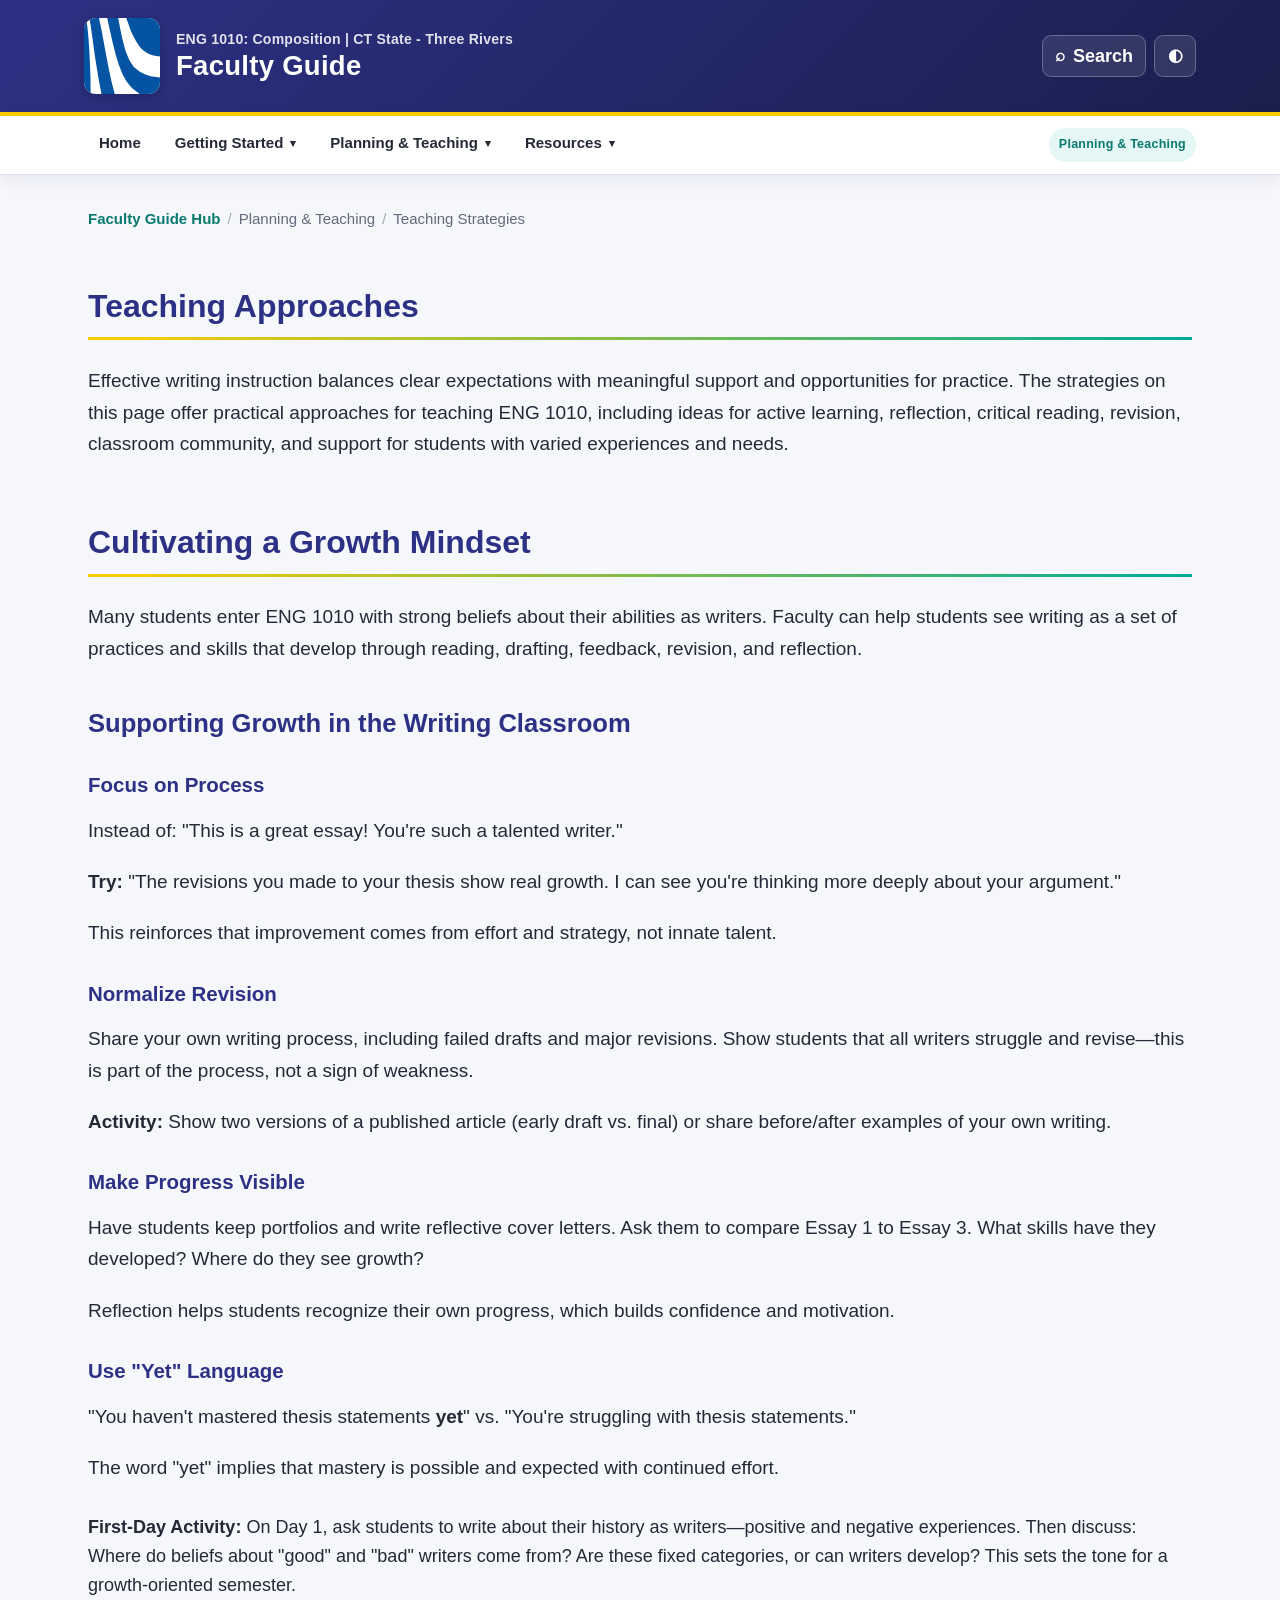
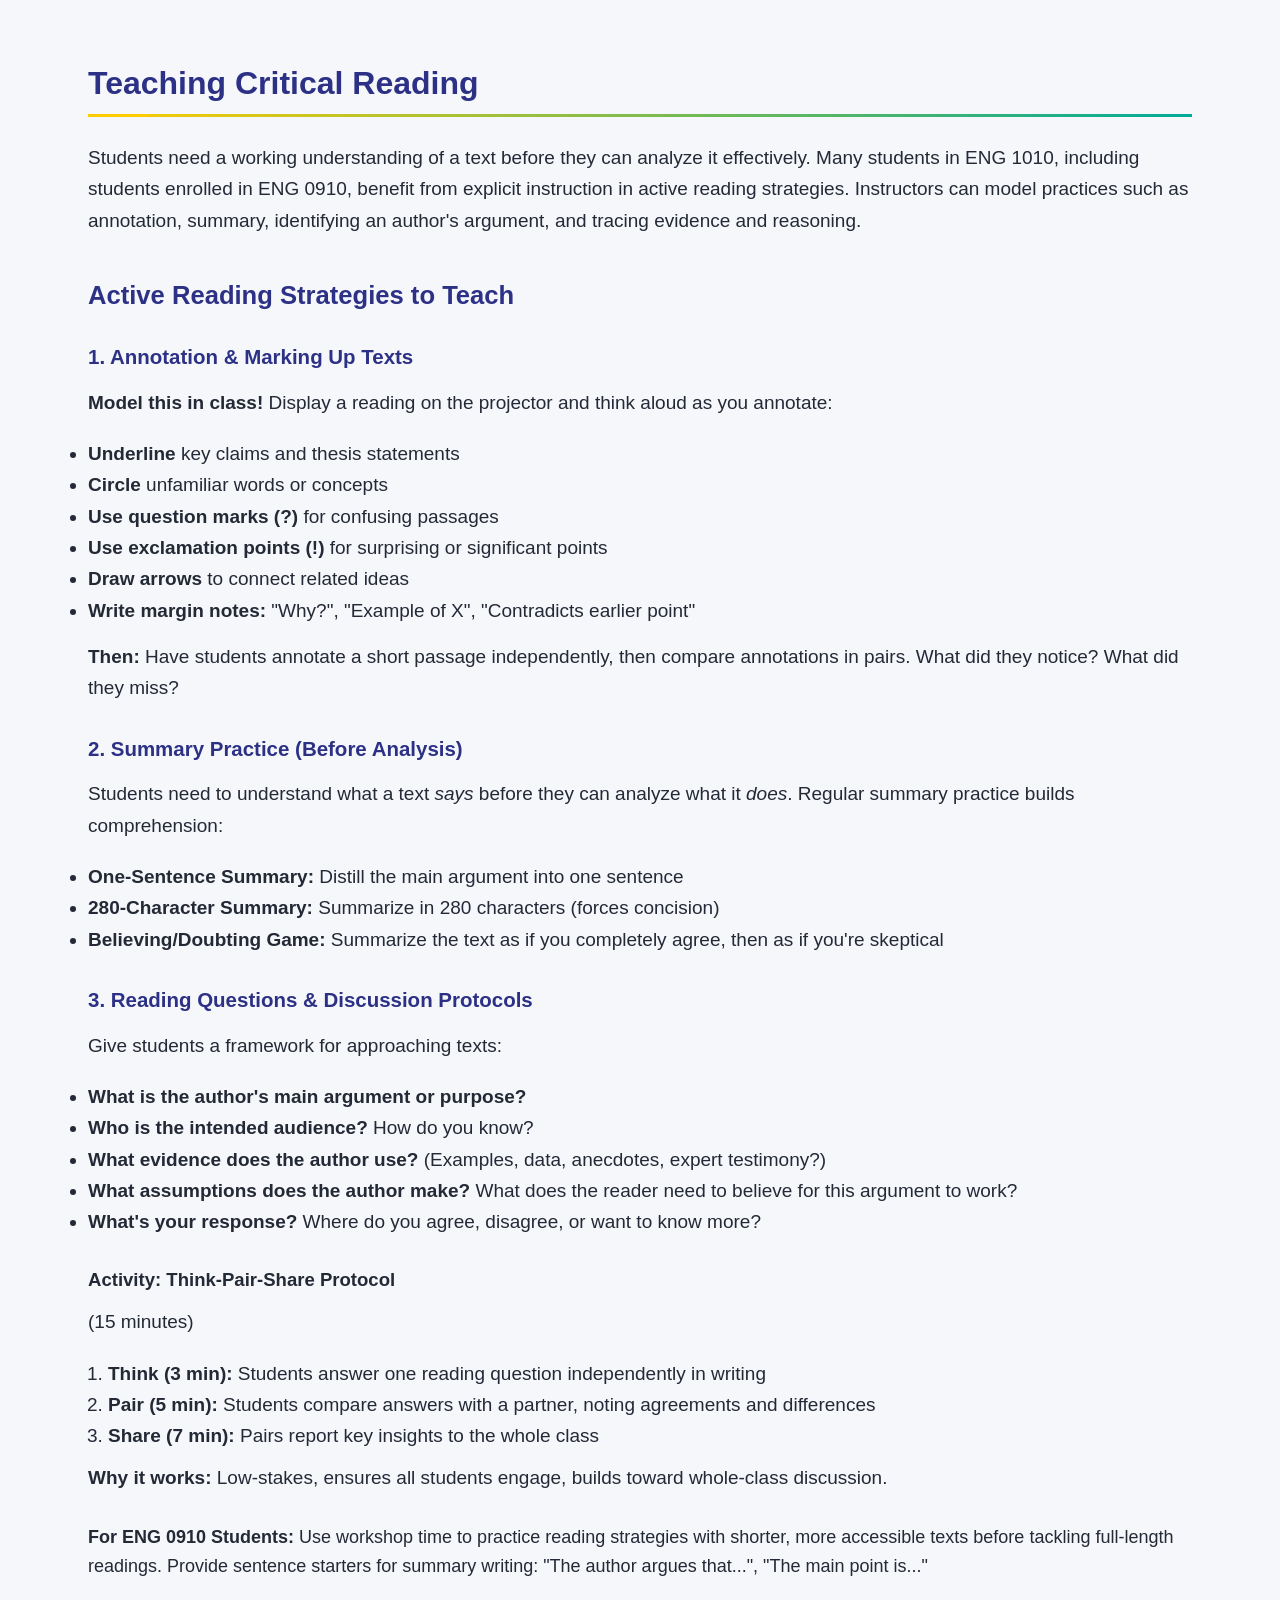
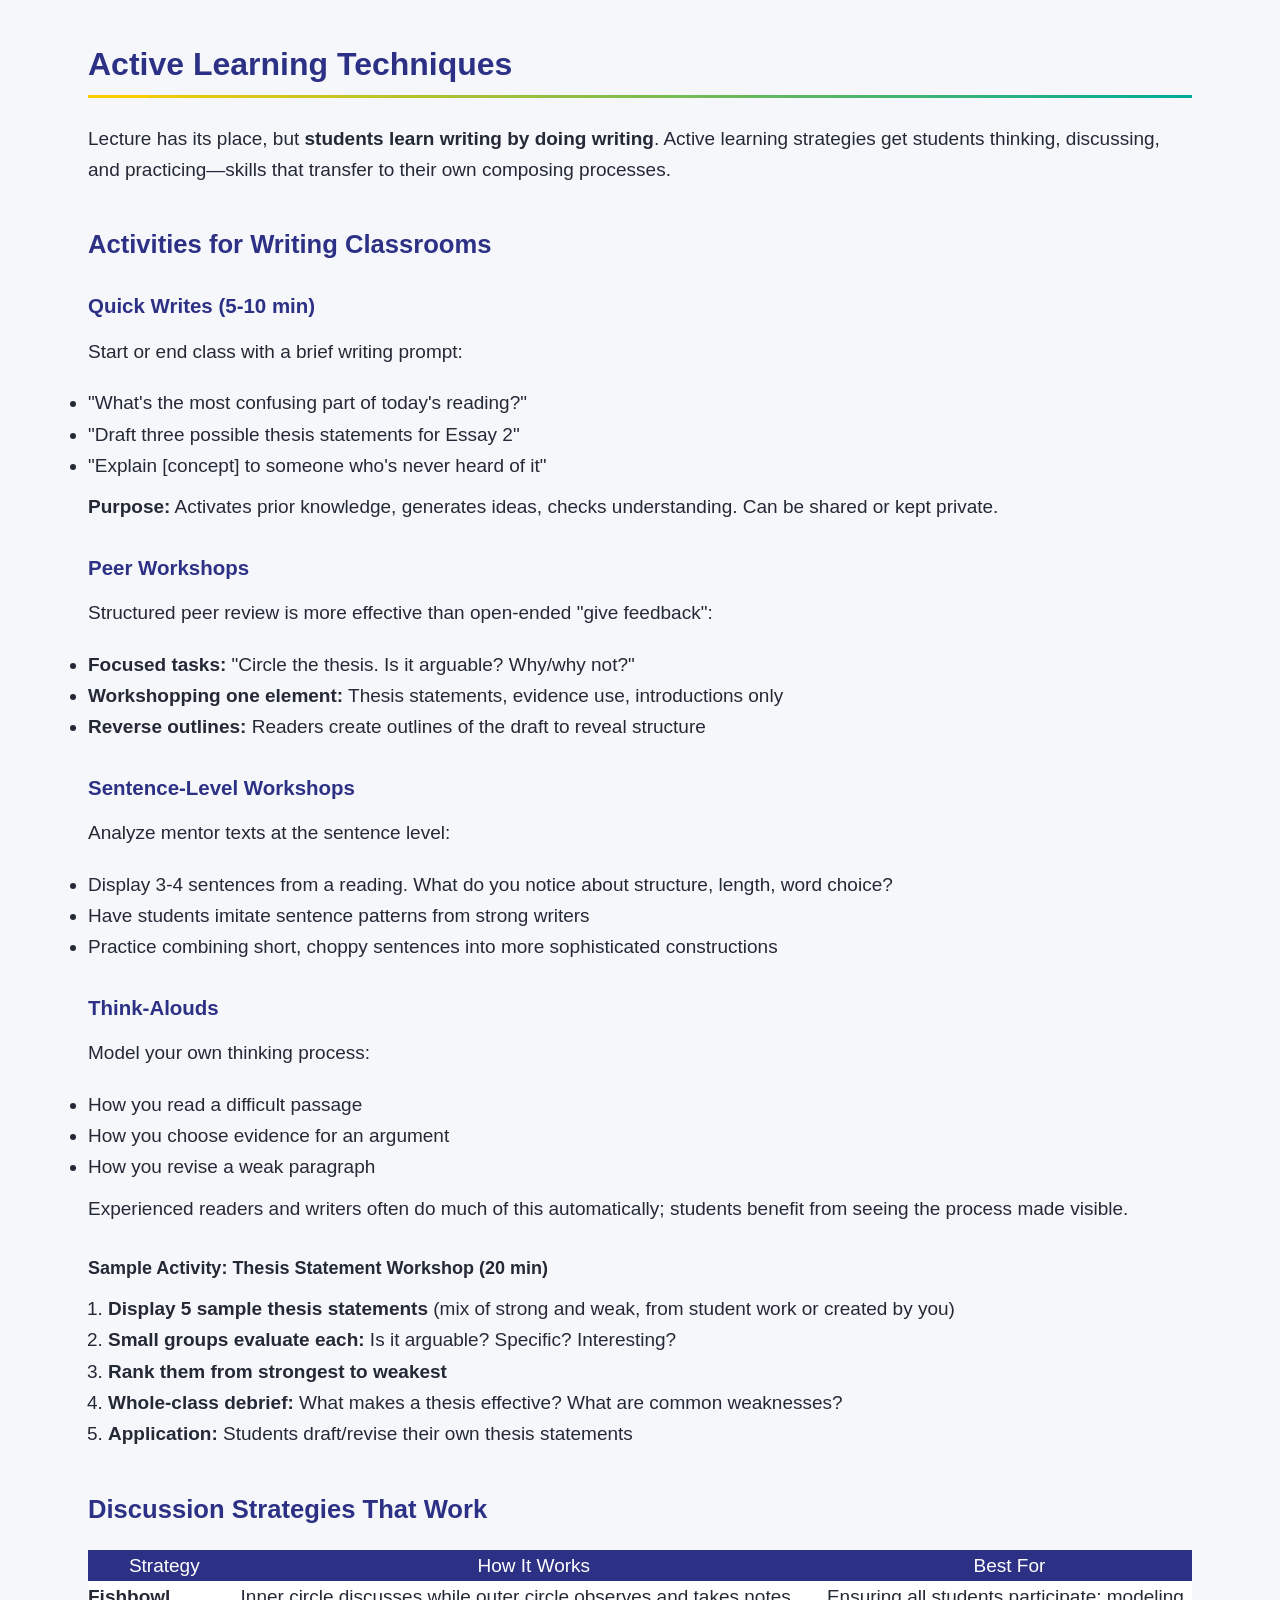
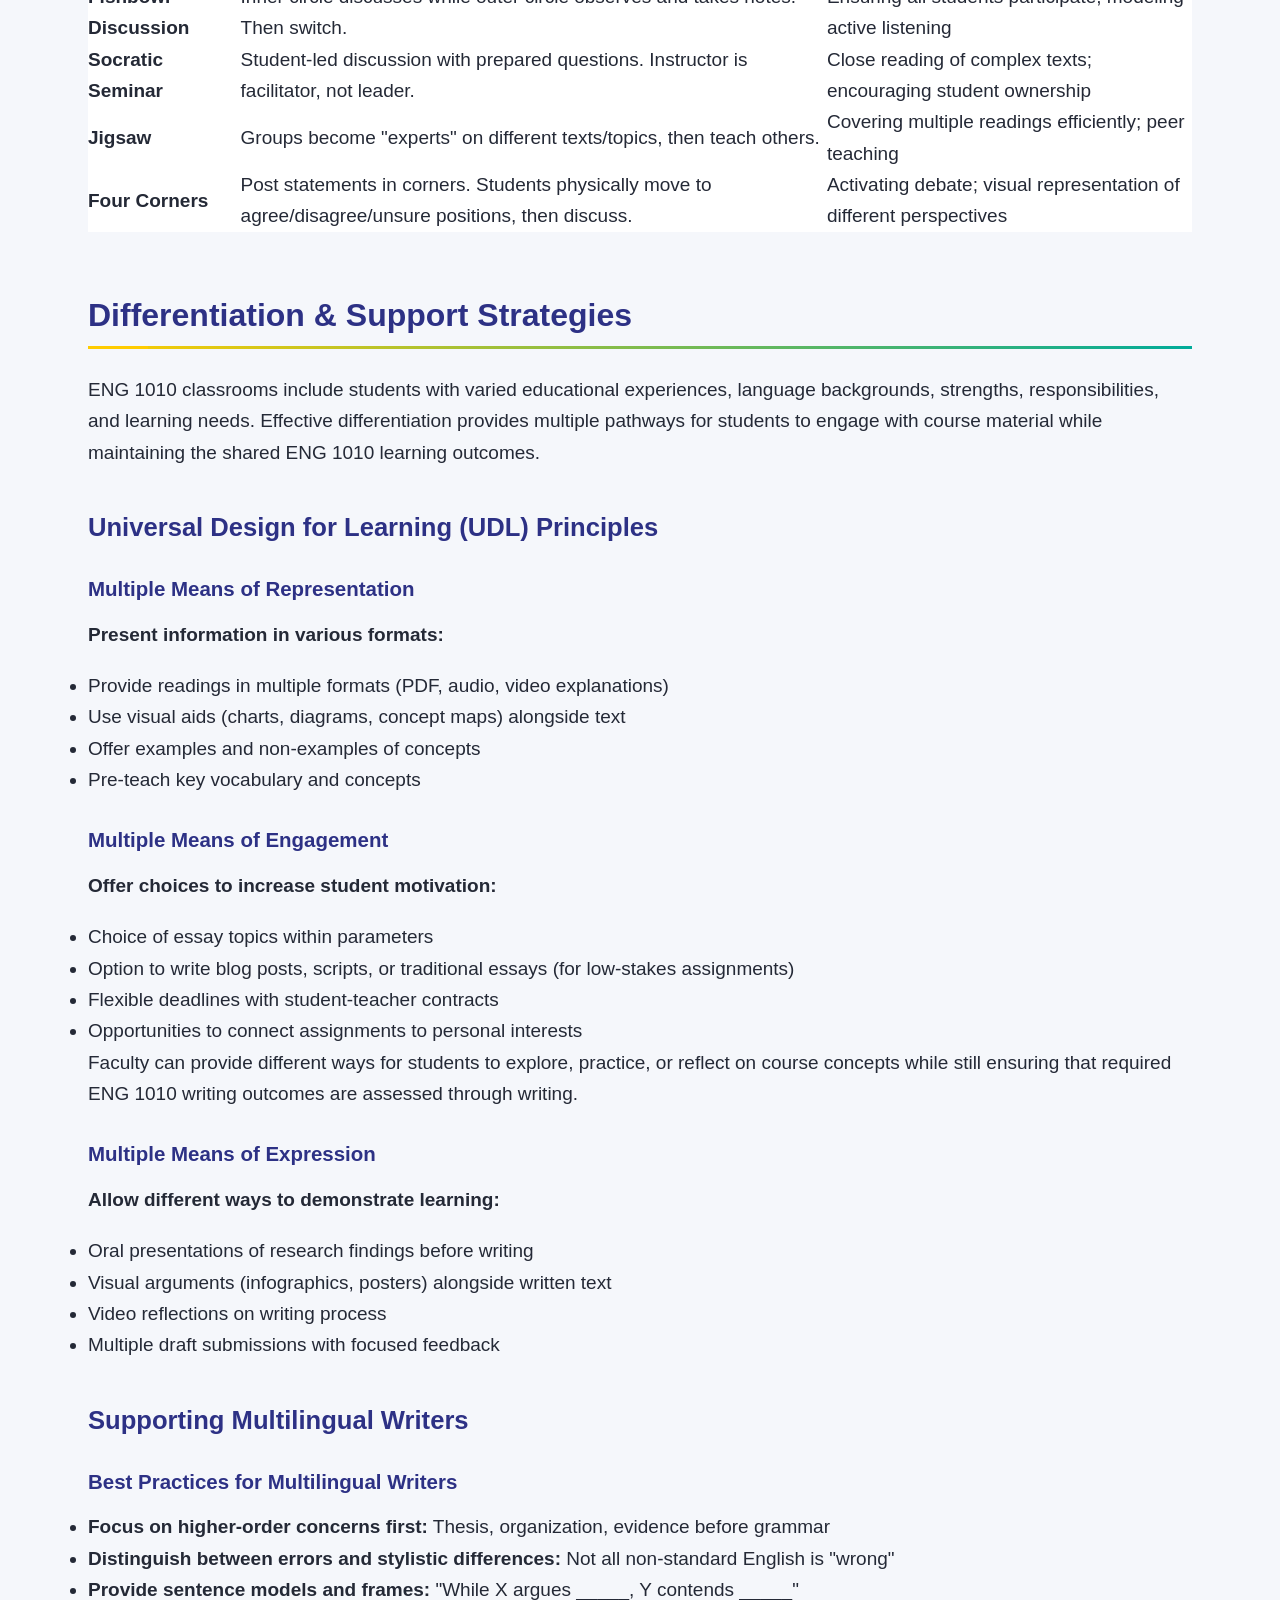
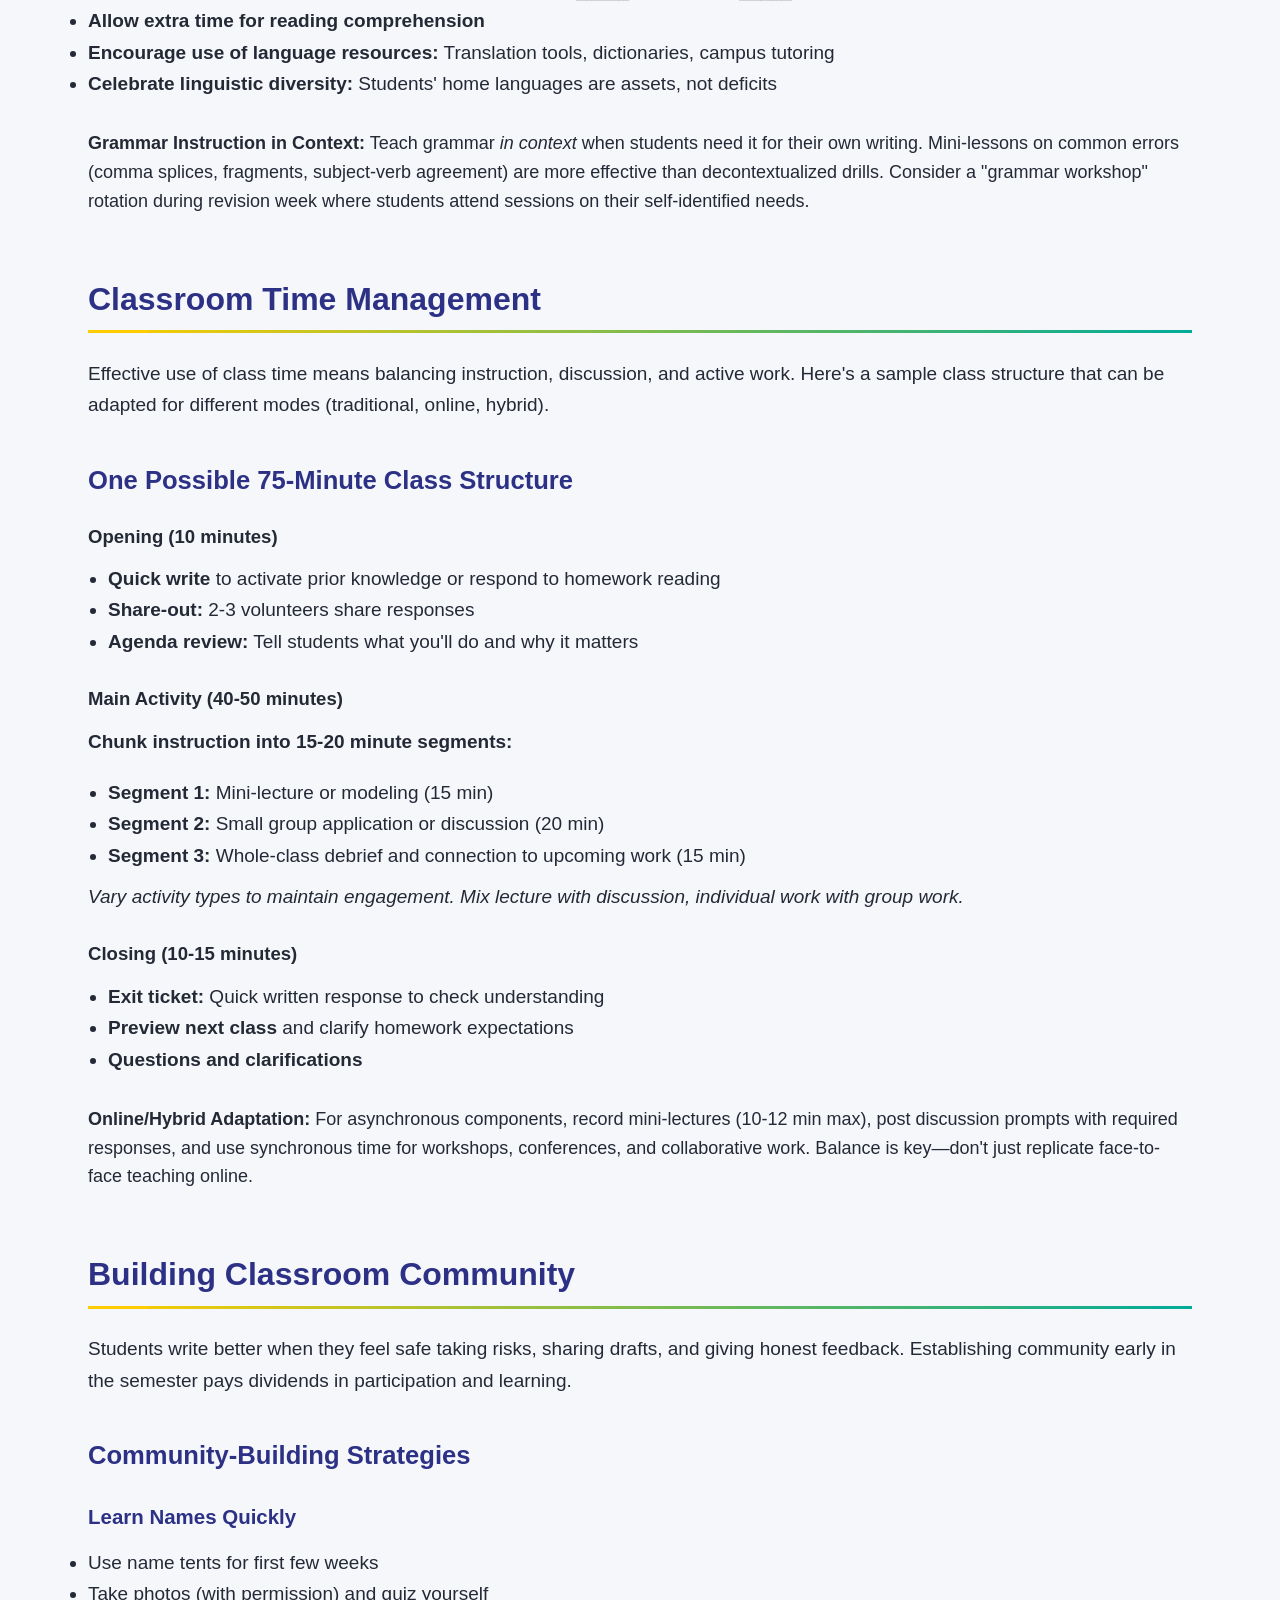
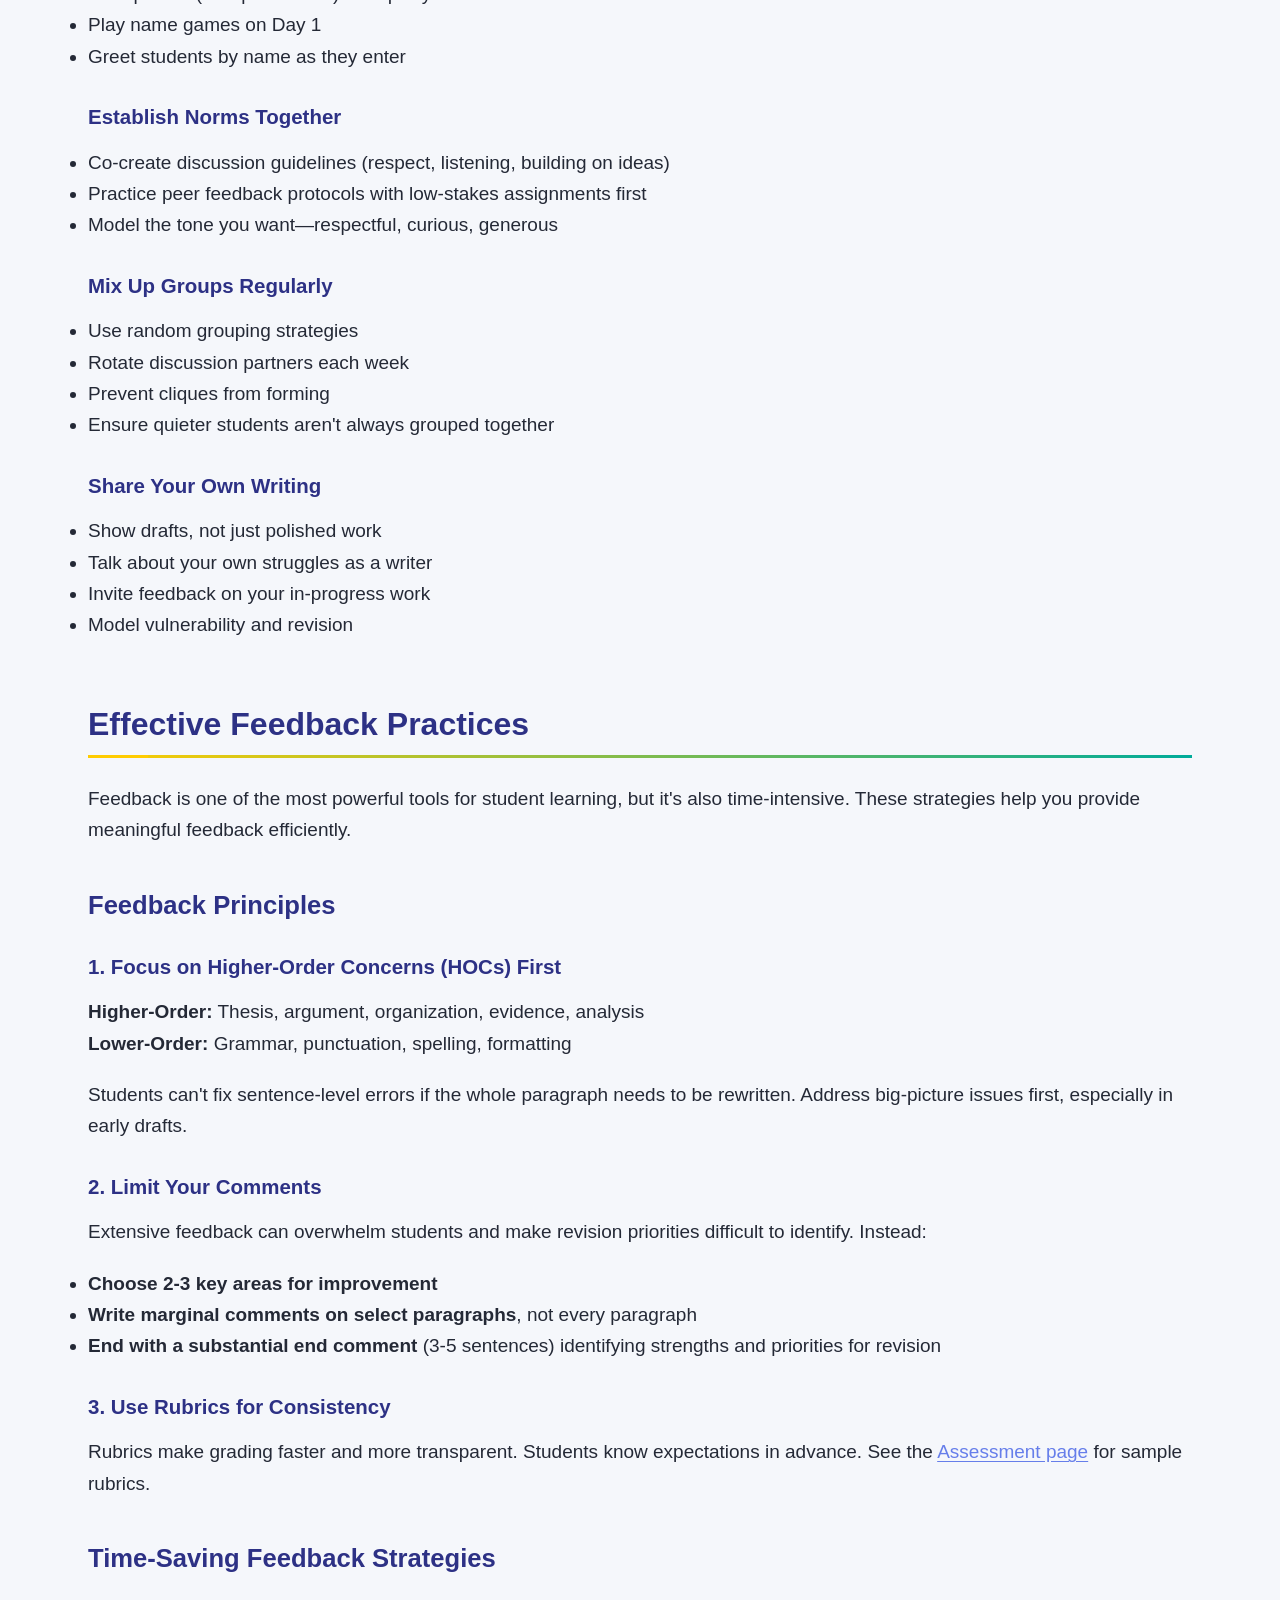
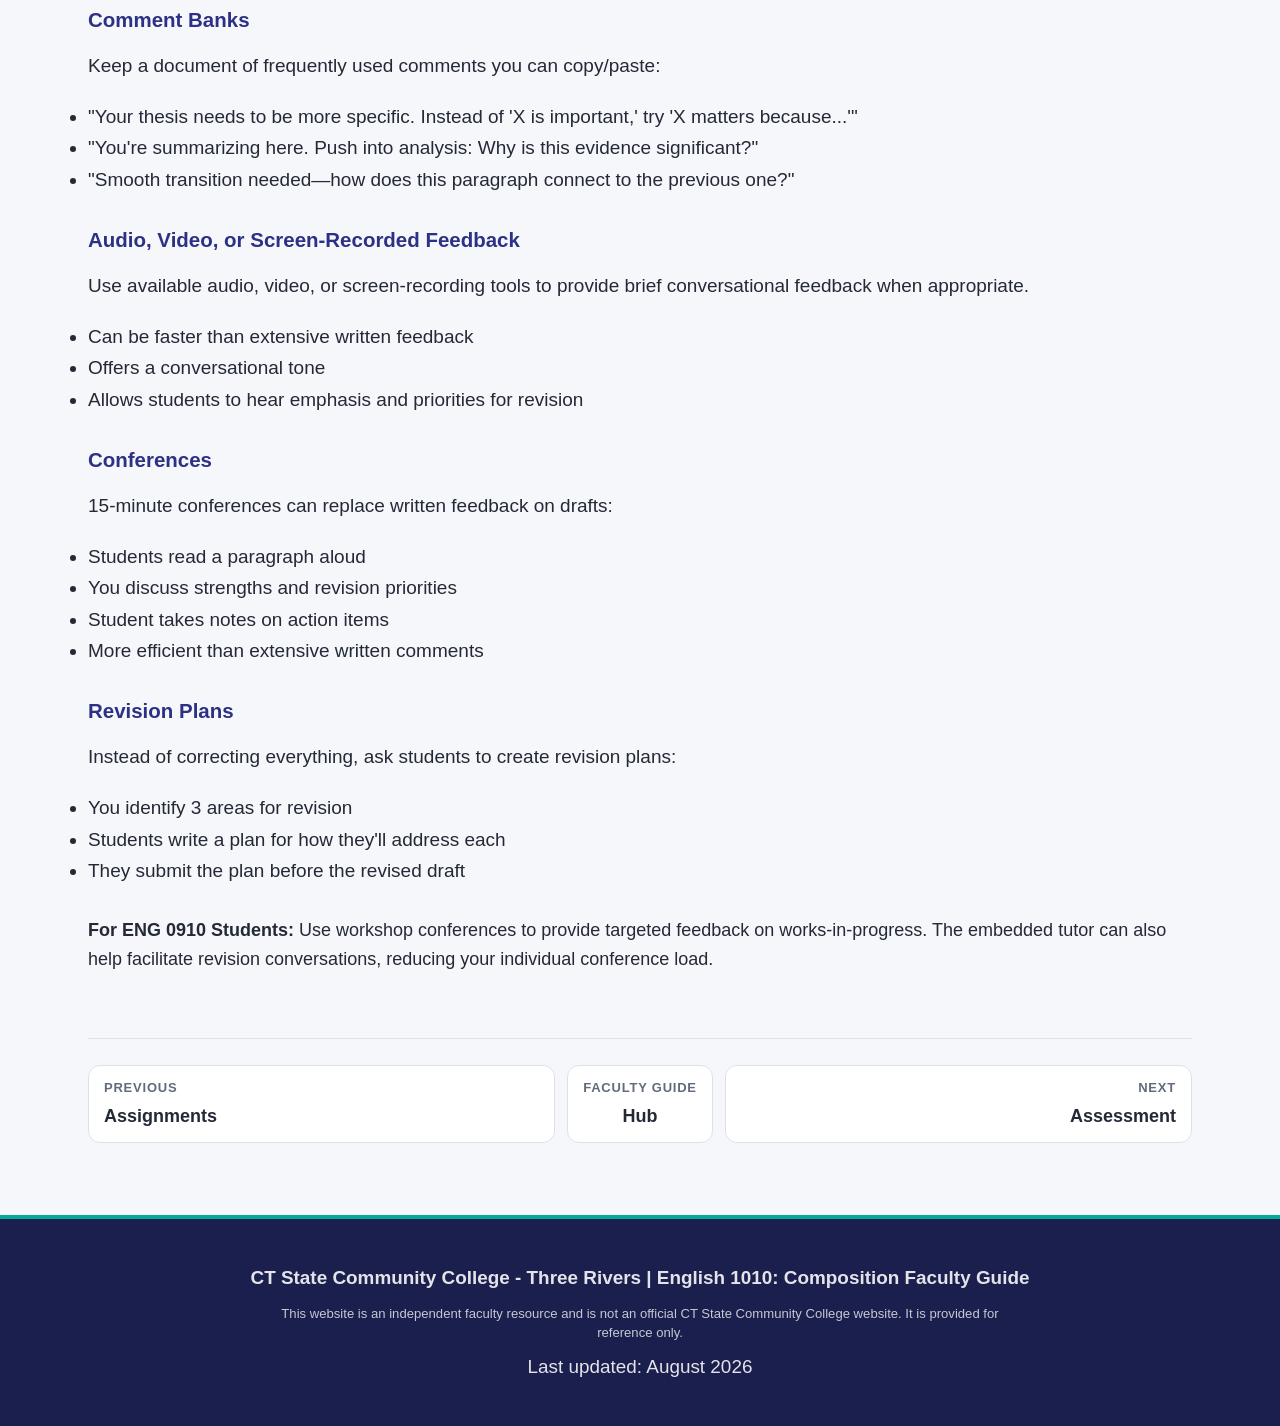
<file: instructional-strategies.html>
<!DOCTYPE html>

<html lang="en">
<head>
<meta charset="utf-8"/>
<meta content="width=device-width, initial-scale=1.0" name="viewport"/>
<title>Instructional Strategies - ENG 1010 Faculty Guide</title>
<style>
        * {
            margin: 0;
            padding: 0;
            box-sizing: border-box;
        }

        body {
            font-family: 'Helvetica Neue', Helvetica, Arial, sans-serif;
            line-height: 1.7;
            color: #333333;
            background: #f4f4f4;
            min-height: 100vh;
        }

        .container {
            max-width: 1200px;
            margin: 0 auto;
            background: white;
            box-shadow: 0 2px 12px rgba(0,0,0,0.08);
        }

        header {
            background: linear-gradient(135deg, #2D3185 0%, #1a1f4d 100%);
            color: white;
            padding: 60px 60px 50px 60px;
            border-bottom: 4px solid #FFCC00;
            display: flex;
            align-items: center;
            gap: 30px;
            position: relative;
            overflow: hidden;
        }

        header::before {
            content: '';
            position: absolute;
            top: 0;
            left: 0;
            right: 0;
            bottom: 0;
            background: linear-gradient(135deg, rgba(0, 171, 154, 0.1) 0%, rgba(255, 204, 0, 0.05) 100%);
            pointer-events: none;
        }

        .logo {
            flex-shrink: 0;
            background: rgba(255, 255, 255, 0.1);
            backdrop-filter: blur(10px);
            -webkit-backdrop-filter: blur(10px);
            border: 1px solid rgba(255, 255, 255, 0.2);
            border-radius: 12px;
            padding: 12px;
            box-shadow: 0 8px 32px rgba(0, 0, 0, 0.1);
        }

        .logo-placeholder {
            width: 80px;
            height: 80px;
            background: linear-gradient(135deg, #0057B8 0%, #003d82 100%);
            border-radius: 8px;
            display: flex;
            align-items: center;
            justify-content: center;
            font-size: 2em;
            font-weight: 700;
            color: white;
        }

        .header-content {
            max-width: 900px;
            flex-grow: 1;
            position: relative;
            z-index: 1;
        }

        h1 {
            font-size: 3.2em;
            font-weight: 700;
            margin-bottom: 12px;
            letter-spacing: 0.5px;
            text-transform: uppercase;
            text-shadow: 2px 2px 4px rgba(0, 0, 0, 0.2);
        }

        h1::after {
            content: '';
            display: block;
            width: 120px;
            height: 4px;
            background: #FFCC00;
            margin-top: 12px;
            border-radius: 2px;
        }

        .subtitle {
            font-size: 1.25em;
            color: white;
            font-weight: 300;
        }
        
        
        
        nav {
            background: rgba(45, 49, 133, 0.95);
            border-bottom: 3px solid #FFCC00;
            padding: 0;
        }

        .nav-container {
            max-width: 1200px;
            margin: 0 auto;
        }

        /* Main navigation row */
        .nav-main {
            display: flex;
            align-items: center;
            flex-wrap: wrap;
            padding: 0;
        }

        /* Home link */
        .nav-home {
            background: rgba(0, 171, 154, 0.2);
            border-right: 1px solid rgba(255,255,255,0.1);
        }

        /* All nav links */
        nav a {
            color: white;
            text-decoration: none;
            padding: 16px 20px;
            display: block;
            font-size: 0.9em;
            font-weight: 500;
            transition: background 0.3s;
            border-right: 1px solid rgba(255,255,255,0.1);
        }

        nav a:hover,
        nav a:focus {
            background: rgba(0, 171, 154, 0.3);
            outline: 2px solid #FFCC00;
            outline-offset: -2px;
        }

        nav a.active {
            background: rgba(0, 171, 154, 0.4);
            border-bottom: 3px solid #FFCC00;
            font-weight: 600;
        }

        /* Category sections - always visible */
        .nav-section {
            display: flex;
            flex-direction: column;
            border-right: 2px solid rgba(255,255,255,0.2);
        }

        .nav-section-header {
            background: rgba(0, 0, 0, 0.2);
            color: #FFCC00;
            padding: 10px 20px;
            font-size: 0.75em;
            font-weight: 700;
            text-transform: uppercase;
            letter-spacing: 0.5px;
            border-bottom: 1px solid rgba(255,255,255,0.1);
        }

        .nav-section-links {
            display: flex;
            flex-direction: column;
        }

        .nav-section-links a {
            border-right: none;
            border-bottom: 1px solid rgba(255,255,255,0.05);
            padding-left: 30px;
        }

        .nav-section-links a:last-child {
            border-bottom: none;
        }

        /* Mobile styles */
        @media (max-width: 968px) {
            .nav-main {
                flex-direction: column;
            }
            
            .nav-section {
                width: 100%;
                border-right: none;
                border-bottom: 2px solid rgba(255,255,255,0.2);
            }
            
            .nav-section-links {
                flex-direction: column;
            }
            
            nav a {
                border-right: none;
            }
        }

        @media (min-width: 969px) {
            .nav-main {
                flex-direction: row;
            }
            
            .nav-section {
                flex: 1;
            }
            
            .nav-section-links {
                flex-direction: row;
                flex-wrap: wrap;
            }
            
            .nav-section-links a {
                flex: 1 1 auto;
                min-width: 150px;
            }
        }

        

        

        

        

        

        

        

        

        .content {
            padding: 60px;
        }

        h2 {
            font-size: 2.2em;
            color: #2D3185;
            margin: 50px 0 20px 0;
            font-weight: 300;
            border-bottom: 3px solid transparent;
            border-image: linear-gradient(90deg, #FFCC00 0%, #00AB9A 100%);
            border-image-slice: 1;
            padding-bottom: 12px;
            position: relative;
        }

        h2::before {
            content: '';
            position: absolute;
            left: 0;
            bottom: -3px;
            width: 60px;
            height: 3px;
            background: #FFCC00;
        }

        h2:first-of-type {
            margin-top: 0;
        }

        h3 {
            font-size: 1.6em;
            color: #2D3185;
            margin: 35px 0 15px 0;
            font-weight: 400;
        }

        p {
            margin-bottom: 16px;
            font-size: 1.05em;
            line-height: 1.7;
            color: #333333;
        }

        .welcome-box {
            background: rgba(255, 255, 255, 0.8);
            backdrop-filter: blur(10px);
            -webkit-backdrop-filter: blur(10px);
            border-left: 5px solid #FFCC00;
            border: 1px solid rgba(255, 204, 0, 0.3);
            border-left: 5px solid #FFCC00;
            padding: 40px;
            margin: 35px 0;
            border-radius: 0.375rem;
            box-shadow: 0 8px 32px rgba(0, 0, 0, 0.08);
        }

        .welcome-box p {
            margin-bottom: 16px;
        }

        .signature {
            margin-top: 28px;
            font-style: italic;
            color: #666666;
            border-top: 1px solid rgba(255, 204, 0, 0.3);
            padding-top: 24px;
        }

        .info-box {
            background: rgba(232, 245, 243, 0.6);
            backdrop-filter: blur(8px);
            -webkit-backdrop-filter: blur(8px);
            border-left: 5px solid #00AB9A;
            border: 1px solid rgba(0, 171, 154, 0.2);
            border-left: 5px solid #00AB9A;
            padding: 28px;
            margin: 28px 0;
            border-radius: 0.375rem;
            box-shadow: 0 4px 16px rgba(0, 171, 154, 0.1);
        }

        .info-box strong {
            color: #2D3185;
            font-weight: 600;
        }

        .checklist {
            background: rgba(255, 255, 255, 0.9);
            backdrop-filter: blur(10px);
            -webkit-backdrop-filter: blur(10px);
            border: 2px solid rgba(255, 204, 0, 0.3);
            padding: 40px;
            margin: 35px 0;
            border-radius: 0.375rem;
            box-shadow: 0 8px 32px rgba(0, 0, 0, 0.08);
        }

        .checklist h3 {
            margin-top: 0;
            color: #2D3185;
            border-bottom: 3px solid #FFCC00;
            padding-bottom: 12px;
            margin-bottom: 24px;
            font-weight: 400;
        }

        .checklist ol {
            padding-left: 30px;
            margin-top: 20px;
        }

        .checklist li {
            padding: 14px 0;
            font-size: 1.05em;
            line-height: 1.7;
            border-bottom: 1px solid rgba(0, 0, 0, 0.05);
            color: #333333;
        }

        .checklist li:last-child {
            border-bottom: none;
        }

        .checklist a {
            color: #00AB9A;
            text-decoration: none;
            font-weight: 500;
            border-bottom: 1px solid transparent;
            transition: all 0.2s;
        }

        .checklist a:hover {
            border-bottom: 1px solid #FFCC00;
            color: #2D3185;
        }

        .contact-box {
            background: rgba(248, 249, 250, 0.8);
            backdrop-filter: blur(8px);
            -webkit-backdrop-filter: blur(8px);
            border: 1px solid rgba(0, 171, 154, 0.2);
            border-left: 5px solid #00AB9A;
            padding: 32px;
            margin: 28px 0;
            border-radius: 0.375rem;
            box-shadow: 0 4px 16px rgba(0, 171, 154, 0.08);
        }

        .contact-box h4 {
            color: #2D3185;
            margin-bottom: 16px;
            font-weight: 400;
            font-size: 1.4em;
        }

        .contact-box h4::before {
            content: '';
            display: inline-block;
            width: 4px;
            height: 20px;
            background: #FFCC00;
            margin-right: 10px;
            vertical-align: middle;
        }

        .contact-box p {
            margin: 10px 0;
        }

        .contact-box a {
            color: #00AB9A;
            text-decoration: none;
            font-weight: 500;
            border-bottom: 1px solid transparent;
            transition: all 0.2s;
        }

        .contact-box a:hover {
            border-bottom: 1px solid #FFCC00;
            color: #2D3185;
        }

        .next-steps-list {
            list-style: none;
            padding: 0;
            margin: 28px 0;
        }

        .next-steps-list li {
            background: rgba(248, 249, 250, 0.8);
            backdrop-filter: blur(8px);
            -webkit-backdrop-filter: blur(8px);
            padding: 18px 24px;
            margin: 14px 0;
            border-left: 4px solid #00AB9A;
            border-radius: 0.375rem;
            transition: all 0.3s;
            box-shadow: 0 2px 8px rgba(0, 0, 0, 0.05);
        }

        .next-steps-list li:hover {
            background: rgba(255, 204, 0, 0.1);
            border-left: 6px solid #FFCC00;
            box-shadow: 0 4px 16px rgba(255, 204, 0, 0.2);
            transform: translateX(4px);
        }

        .next-steps-list a {
            color: #2D3185;
            text-decoration: none;
            font-weight: 500;
            font-size: 1.05em;
        }

        .next-steps-list a:hover {
            color: #00AB9A;
        }

        footer {
            background: #2D3185;
            color: white;
            text-align: center;
            padding: 40px;
            border-top: 4px solid #00AB9A;
        }

        footer p {
            margin: 10px 0;
            line-height: 1.6;
            color: white;
        }

        footer p:first-child {
            font-weight: 600;
        }

        @media (max-width: 768px) {
        
        
        
        nav {
            background: rgba(45, 49, 133, 0.95);
            border-bottom: 3px solid #FFCC00;
            padding: 0;
        }

        .nav-container {
            max-width: 1200px;
            margin: 0 auto;
        }

        /* Main navigation row */
        .nav-main {
            display: flex;
            align-items: center;
            flex-wrap: wrap;
            padding: 0;
        }

        /* Home link */
        .nav-home {
            background: rgba(0, 171, 154, 0.2);
            border-right: 1px solid rgba(255,255,255,0.1);
        }

        /* All nav links */
        nav a {
            color: white;
            text-decoration: none;
            padding: 16px 20px;
            display: block;
            font-size: 0.9em;
            font-weight: 500;
            transition: background 0.3s;
            border-right: 1px solid rgba(255,255,255,0.1);
        }

        nav a:hover,
        nav a:focus {
            background: rgba(0, 171, 154, 0.3);
            outline: 2px solid #FFCC00;
            outline-offset: -2px;
        }

        nav a.active {
            background: rgba(0, 171, 154, 0.4);
            border-bottom: 3px solid #FFCC00;
            font-weight: 600;
        }

        /* Category sections - always visible */
        .nav-section {
            display: flex;
            flex-direction: column;
            border-right: 2px solid rgba(255,255,255,0.2);
        }

        .nav-section-header {
            background: rgba(0, 0, 0, 0.2);
            color: #FFCC00;
            padding: 10px 20px;
            font-size: 0.75em;
            font-weight: 700;
            text-transform: uppercase;
            letter-spacing: 0.5px;
            border-bottom: 1px solid rgba(255,255,255,0.1);
        }

        .nav-section-links {
            display: flex;
            flex-direction: column;
        }

        .nav-section-links a {
            border-right: none;
            border-bottom: 1px solid rgba(255,255,255,0.05);
            padding-left: 30px;
        }

        .nav-section-links a:last-child {
            border-bottom: none;
        }

        /* Mobile styles */
        @media (max-width: 968px) {
            .nav-main {
                flex-direction: column;
            }
            
            .nav-section {
                width: 100%;
                border-right: none;
                border-bottom: 2px solid rgba(255,255,255,0.2);
            }
            
            .nav-section-links {
                flex-direction: column;
            }
            
            nav a {
                border-right: none;
            }
        }

        @media (min-width: 969px) {
            .nav-main {
                flex-direction: row;
            }
            
            .nav-section {
                flex: 1;
            }
            
            .nav-section-links {
                flex-direction: row;
                flex-wrap: wrap;
            }
            
            .nav-section-links a {
                flex: 1 1 auto;
                min-width: 150px;
            }
        }
            .content {
                padding: 30px;
            }

            header {
                padding: 40px 30px;
                flex-direction: column;
                gap: 20px;
                text-align: center;
            }

            .logo-placeholder {
                width: 60px;
                height: 60px;
                font-size: 1.6em;
            }

            h1 {
                font-size: 2.4em;
            }

            h1::after {
                margin-left: auto;
                margin-right: auto;
            }

        .subtitle {
            font-size: 1.25em;
            color: white;
            font-weight: 300;
        }

            h2 {
                font-size: 1.8em;
            }

            

            .checklist, .welcome-box, .contact-box {
                padding: 25px;
            }
        }

        @media (max-width: 500px) {
            header {
                padding: 30px 20px;
            }

            .logo-placeholder {
                width: 50px;
                height: 50px;
                font-size: 1.4em;
            }
        
        
        
        nav {
            background: rgba(45, 49, 133, 0.95);
            border-bottom: 3px solid #FFCC00;
            padding: 0;
        }

        .nav-container {
            max-width: 1200px;
            margin: 0 auto;
        }

        /* Main navigation row */
        .nav-main {
            display: flex;
            align-items: center;
            flex-wrap: wrap;
            padding: 0;
        }

        /* Home link */
        .nav-home {
            background: rgba(0, 171, 154, 0.2);
            border-right: 1px solid rgba(255,255,255,0.1);
        }

        /* All nav links */
        nav a {
            color: white;
            text-decoration: none;
            padding: 16px 20px;
            display: block;
            font-size: 0.9em;
            font-weight: 500;
            transition: background 0.3s;
            border-right: 1px solid rgba(255,255,255,0.1);
        }

        nav a:hover,
        nav a:focus {
            background: rgba(0, 171, 154, 0.3);
            outline: 2px solid #FFCC00;
            outline-offset: -2px;
        }

        nav a.active {
            background: rgba(0, 171, 154, 0.4);
            border-bottom: 3px solid #FFCC00;
            font-weight: 600;
        }

        /* Category sections - always visible */
        .nav-section {
            display: flex;
            flex-direction: column;
            border-right: 2px solid rgba(255,255,255,0.2);
        }

        .nav-section-header {
            background: rgba(0, 0, 0, 0.2);
            color: #FFCC00;
            padding: 10px 20px;
            font-size: 0.75em;
            font-weight: 700;
            text-transform: uppercase;
            letter-spacing: 0.5px;
            border-bottom: 1px solid rgba(255,255,255,0.1);
        }

        .nav-section-links {
            display: flex;
            flex-direction: column;
        }

        .nav-section-links a {
            border-right: none;
            border-bottom: 1px solid rgba(255,255,255,0.05);
            padding-left: 30px;
        }

        .nav-section-links a:last-child {
            border-bottom: none;
        }

        /* Mobile styles */
        @media (max-width: 968px) {
            .nav-main {
                flex-direction: column;
            }
            
            .nav-section {
                width: 100%;
                border-right: none;
                border-bottom: 2px solid rgba(255,255,255,0.2);
            }
            
            .nav-section-links {
                flex-direction: column;
            }
            
            nav a {
                border-right: none;
            }
        }

        @media (min-width: 969px) {
            .nav-main {
                flex-direction: row;
            }
            
            .nav-section {
                flex: 1;
            }
            
            .nav-section-links {
                flex-direction: row;
                flex-wrap: wrap;
            }
            
            .nav-section-links a {
                flex: 1 1 auto;
                min-width: 150px;
            }
        }

            .content {
                padding: 20px;
            }

            h1 {
                font-size: 1.8em;
            }

            h2 {
                font-size: 1.5em;
            }

            
        }
    
        /* Accessibility: keyboard skip link */
        .skip-link { position: absolute; left: -9999px; top: 0; z-index: 10000; padding: 12px 16px; background: #ffffff; color: #1a1f4d; font-weight: 700; border: 3px solid #FFCC00; }
        .skip-link:focus { left: 16px; top: 16px; }

        /* Publication spacing */
        .content > .intro-section, .content > .section { margin-bottom: 64px; }
        .content > .section:last-child { margin-bottom: 0; }
        .content > .intro-section p, .content > .section p { margin-bottom: 20px; }
        .content > .section h2, .content > .intro-section h2 { margin-bottom: 26px; }
        .content > .section h3 { margin-top: 42px; margin-bottom: 20px; }
        .content > .section h4 { margin-top: 22px; margin-bottom: 12px; }
        .strategy-grid, .highlight-box, .activity-box, .tip-box, table { margin-top: 24px; margin-bottom: 30px; }
</style>
<style id="publication-spacing">
.content p, main p { margin-bottom: 20px; }
.content h2, main h2 { margin-top: 60px; margin-bottom: 24px; }
.content h3, main h3 { margin-top: 42px; margin-bottom: 18px; }
.info-box, .warning-box, .tip-box, .highlight-box, .resource-box, .contact-card, .checklist-box { margin-top: 30px; margin-bottom: 30px; }
</style><link href="assets/faculty-guide.css" rel="stylesheet"/><link href="assets/faculty-review.css" rel="stylesheet"/><script defer="defer" src="assets/faculty-guide.js"></script></head>
<body><a class="skip-link" href="#main-content">Skip to main content</a>
<div class="fg-masthead" role="banner">
<div class="fg-masthead-inner">
<a aria-label="ENG 1010 Faculty Guide Hub" class="fg-brand" href="index.html">
<img alt="" aria-hidden="true" class="fg-mark-image" src="assets/site-mark-photo.svg"/>
<span class="fg-brand-copy"><span class="fg-course-line">ENG 1010: Composition | CT State - Three Rivers</span><h1 class="fg-site-name">Faculty Guide</h1></span>
</a>
<div class="fg-actions">
<button aria-label="Search Faculty Guide" class="fg-icon-button" data-fg-search-open="" type="button"><span aria-hidden="true" class="fg-icon">⌕</span><span class="fg-action-label">Search</span></button>
<button aria-label="Use dark theme" class="fg-icon-button" data-fg-theme="" type="button"><span aria-hidden="true" class="fg-icon">◐</span></button>
<button aria-controls="faculty-guide-navigation" aria-expanded="false" class="fg-menu-button" data-fg-menu="" type="button"><span aria-hidden="true">☰</span><span>Menu</span></button>
</div>
</div>
</div>
<div class="fg-nav-wrap" id="faculty-guide-navigation">
<div aria-label="Faculty Guide" class="fg-nav" role="navigation">
<a class="fg-nav-home" href="index.html">Home</a>
<div class="fg-nav-group">
<button aria-expanded="false" data-fg-group-toggle="" type="button">Getting Started<span aria-hidden="true" class="fg-chevron">▾</span></button>
<div class="fg-dropdown"><a href="getting-started.html">Getting Started</a><a href="quick-start.html">Quick Start</a><a href="course-overview.html">Course Overview</a><a href="corequisite-model.html">Corequisite Model</a></div>
</div><div class="fg-nav-group">
<button aria-expanded="false" data-fg-group-toggle="" type="button">Planning &amp; Teaching<span aria-hidden="true" class="fg-chevron">▾</span></button>
<div class="fg-dropdown"><a href="module-guide.html">Course Planning Guide</a><a href="assignments.html">Assignments</a><a aria-current="page" href="instructional-strategies.html">Teaching Strategies</a><a href="assessment.html">Assessment</a></div>
</div><div class="fg-nav-group">
<button aria-expanded="false" data-fg-group-toggle="" type="button">Resources<span aria-hidden="true" class="fg-chevron">▾</span></button>
<div class="fg-dropdown"><a href="syllabus-templates.html">Syllabus Guidance</a><a href="policies.html">Policies</a><a href="ai-policy.html">AI Guidance</a><a href="faculty-support.html">Faculty Support</a></div>
</div>
<span class="fg-nav-spacer"></span>
<span class="fg-section-chip">Planning &amp; Teaching</span>
</div>
</div>
<div aria-hidden="true" class="fg-search-backdrop" data-fg-search-backdrop="">
<div aria-label="Search Faculty Guide" aria-modal="true" class="fg-search-dialog" role="dialog">
<div class="fg-search-head">
<input aria-label="Search Faculty Guide pages" class="fg-search-input" data-fg-search-input="" placeholder="Search pages and topics…" type="search"/>
<button aria-label="Close search" class="fg-search-close" data-fg-search-close="" type="button">×</button>
</div>
<div class="fg-search-results" data-fg-search-results=""></div>
</div>
</div>
<div class="container">
<div class="content" id="main-content"><div aria-label="Breadcrumb" class="fg-breadcrumb"><a href="index.html">Faculty Guide Hub</a><span aria-hidden="true" class="fg-breadcrumb-sep">/</span><span>Planning &amp; Teaching</span><span aria-hidden="true" class="fg-breadcrumb-sep">/</span><span>Teaching Strategies</span></div>
<div class="intro-section">
<h2>Teaching Approaches</h2>
<p>Effective writing instruction balances clear expectations with meaningful support and opportunities for practice. The strategies on this page offer practical approaches for teaching ENG 1010, including ideas for active learning, reflection, critical reading, revision, classroom community, and support for students with varied experiences and needs.</p>
</div>
<!-- GROWTH MINDSET -->
<div class="section">
<h2>Cultivating a Growth Mindset</h2>
<p>Many students enter ENG 1010 with strong beliefs about their abilities as writers. Faculty can help students see writing as a set of practices and skills that develop through reading, drafting, feedback, revision, and reflection.</p>
<h3>Supporting Growth in the Writing Classroom</h3>
<div class="strategy-grid">
<div class="strategy-card">
<h4>Focus on Process</h4>
<p>Instead of: "This is a great essay! You're such a talented writer."</p>
<p style="margin-top: 10px;"><strong>Try:</strong> "The revisions you made to your thesis show real growth. I can see you're thinking more deeply about your argument."</p>
<p style="margin-top: 10px;">This reinforces that improvement comes from effort and strategy, not innate talent.</p>
</div>
<div class="strategy-card">
<h4>Normalize Revision</h4>
<p>Share your own writing process, including failed drafts and major revisions. Show students that all writers struggle and revise—this is part of the process, not a sign of weakness.</p>
<p style="margin-top: 10px;"><strong>Activity:</strong> Show two versions of a published article (early draft vs. final) or share before/after examples of your own writing.</p>
</div>
<div class="strategy-card">
<h4>Make Progress Visible</h4>
<p>Have students keep portfolios and write reflective cover letters. Ask them to compare Essay 1 to Essay 3. What skills have they developed? Where do they see growth?</p>
<p style="margin-top: 10px;">Reflection helps students recognize their own progress, which builds confidence and motivation.</p>
</div>
<div class="strategy-card">
<h4>Use "Yet" Language</h4>
<p>"You haven't mastered thesis statements <strong>yet</strong>" vs. "You're struggling with thesis statements."</p>
<p style="margin-top: 10px;">The word "yet" implies that mastery is possible and expected with continued effort.</p>
</div>
</div>
<div class="tip-box">
<strong>First-Day Activity:</strong> On Day 1, ask students to write about their history as writers—positive and negative experiences. Then discuss: Where do beliefs about "good" and "bad" writers come from? Are these fixed categories, or can writers develop? This sets the tone for a growth-oriented semester.
                </div>
</div>
<!-- READING STRATEGIES -->
<div class="section">
<h2>Teaching Critical Reading</h2>
<p>Students need a working understanding of a text before they can analyze it effectively. Many students in ENG 1010, including students enrolled in ENG 0910, benefit from explicit instruction in active reading strategies. Instructors can model practices such as annotation, summary, identifying an author's argument, and tracing evidence and reasoning.</p>
<h3>Active Reading Strategies to Teach</h3>
<div class="highlight-box">
<h4>1. Annotation &amp; Marking Up Texts</h4>
<p><strong>Model this in class!</strong> Display a reading on the projector and think aloud as you annotate:</p>
<ul>
<li><strong>Underline</strong> key claims and thesis statements</li>
<li><strong>Circle</strong> unfamiliar words or concepts</li>
<li><strong>Use question marks (?)</strong> for confusing passages</li>
<li><strong>Use exclamation points (!)</strong> for surprising or significant points</li>
<li><strong>Draw arrows</strong> to connect related ideas</li>
<li><strong>Write margin notes:</strong> "Why?", "Example of X", "Contradicts earlier point"</li>
</ul>
<p style="margin-top: 15px;"><strong>Then:</strong> Have students annotate a short passage independently, then compare annotations in pairs. What did they notice? What did they miss?</p>
</div>
<div class="highlight-box">
<h4>2. Summary Practice (Before Analysis)</h4>
<p>Students need to understand what a text <em>says</em> before they can analyze what it <em>does</em>. Regular summary practice builds comprehension:</p>
<ul>
<li><strong>One-Sentence Summary:</strong> Distill the main argument into one sentence</li>
<li><strong>280-Character Summary:</strong> Summarize in 280 characters (forces concision)</li>
<li><strong>Believing/Doubting Game:</strong> Summarize the text as if you completely agree, then as if you're skeptical</li>
</ul>
</div>
<div class="highlight-box">
<h4>3. Reading Questions &amp; Discussion Protocols</h4>
<p>Give students a framework for approaching texts:</p>
<ul>
<li><strong>What is the author's main argument or purpose?</strong></li>
<li><strong>Who is the intended audience?</strong> How do you know?</li>
<li><strong>What evidence does the author use?</strong> (Examples, data, anecdotes, expert testimony?)</li>
<li><strong>What assumptions does the author make?</strong> What does the reader need to believe for this argument to work?</li>
<li><strong>What's your response?</strong> Where do you agree, disagree, or want to know more?</li>
</ul>
</div>
<div class="activity-box">
<h5>Activity: Think-Pair-Share Protocol</h5>
<p><span class="time">(15 minutes)</span></p>
<ol style="padding-left: 20px; margin-top: 10px;">
<li><strong>Think (3 min):</strong> Students answer one reading question independently in writing</li>
<li><strong>Pair (5 min):</strong> Students compare answers with a partner, noting agreements and differences</li>
<li><strong>Share (7 min):</strong> Pairs report key insights to the whole class</li>
</ol>
<p style="margin-top: 10px;"><strong>Why it works:</strong> Low-stakes, ensures all students engage, builds toward whole-class discussion.</p>
</div>
<div class="tip-box">
<strong>For ENG 0910 Students:</strong> Use workshop time to practice reading strategies with shorter, more accessible texts before tackling full-length readings. Provide sentence starters for summary writing: "The author argues that...", "The main point is..."
                </div>
</div>
<!-- ACTIVE LEARNING -->
<div class="section">
<h2>Active Learning Techniques</h2>
<p>Lecture has its place, but <strong>students learn writing by doing writing</strong>. Active learning strategies get students thinking, discussing, and practicing—skills that transfer to their own composing processes.</p>
<h3>Activities for Writing Classrooms</h3>
<div class="strategy-grid">
<div class="strategy-card">
<h4>Quick Writes (5-10 min)</h4>
<p>Start or end class with a brief writing prompt:</p>
<ul>
<li>"What's the most confusing part of today's reading?"</li>
<li>"Draft three possible thesis statements for Essay 2"</li>
<li>"Explain [concept] to someone who's never heard of it"</li>
</ul>
<p style="margin-top: 10px;"><strong>Purpose:</strong> Activates prior knowledge, generates ideas, checks understanding. Can be shared or kept private.</p>
</div>
<div class="strategy-card">
<h4>Peer Workshops</h4>
<p>Structured peer review is more effective than open-ended "give feedback":</p>
<ul>
<li><strong>Focused tasks:</strong> "Circle the thesis. Is it arguable? Why/why not?"</li>
<li><strong>Workshopping one element:</strong> Thesis statements, evidence use, introductions only</li>
<li><strong>Reverse outlines:</strong> Readers create outlines of the draft to reveal structure</li>
</ul>
</div>
<div class="strategy-card">
<h4>Sentence-Level Workshops</h4>
<p>Analyze mentor texts at the sentence level:</p>
<ul>
<li>Display 3-4 sentences from a reading. What do you notice about structure, length, word choice?</li>
<li>Have students imitate sentence patterns from strong writers</li>
<li>Practice combining short, choppy sentences into more sophisticated constructions</li>
</ul>
</div>
<div class="strategy-card">
<h4>Think-Alouds</h4>
<p>Model your own thinking process:</p>
<ul>
<li>How you read a difficult passage</li>
<li>How you choose evidence for an argument</li>
<li>How you revise a weak paragraph</li>
</ul>
<p style="margin-top: 10px;">Experienced readers and writers often do much of this automatically; students benefit from seeing the process made visible.</p>
</div>
</div>
<div class="example-box">
<strong>Sample Activity: Thesis Statement Workshop (20 min)</strong>
<ol style="padding-left: 20px; margin-top: 10px;">
<li><strong>Display 5 sample thesis statements</strong> (mix of strong and weak, from student work or created by you)</li>
<li><strong>Small groups evaluate each:</strong> Is it arguable? Specific? Interesting?</li>
<li><strong>Rank them from strongest to weakest</strong></li>
<li><strong>Whole-class debrief:</strong> What makes a thesis effective? What are common weaknesses?</li>
<li><strong>Application:</strong> Students draft/revise their own thesis statements</li>
</ol>
</div>
<h3>Discussion Strategies That Work</h3>
<table>
<thead>
<tr>
<th>Strategy</th>
<th>How It Works</th>
<th>Best For</th>
</tr>
</thead>
<tbody>
<tr>
<td><strong>Fishbowl Discussion</strong></td>
<td>Inner circle discusses while outer circle observes and takes notes. Then switch.</td>
<td>Ensuring all students participate; modeling active listening</td>
</tr>
<tr>
<td><strong>Socratic Seminar</strong></td>
<td>Student-led discussion with prepared questions. Instructor is facilitator, not leader.</td>
<td>Close reading of complex texts; encouraging student ownership</td>
</tr>
<tr>
<td><strong>Jigsaw</strong></td>
<td>Groups become "experts" on different texts/topics, then teach others.</td>
<td>Covering multiple readings efficiently; peer teaching</td>
</tr>
<tr>
<td><strong>Four Corners</strong></td>
<td>Post statements in corners. Students physically move to agree/disagree/unsure positions, then discuss.</td>
<td>Activating debate; visual representation of different perspectives</td>
</tr>
</tbody>
</table>
</div>
<!-- DIFFERENTIATION -->
<div class="section">
<h2>Differentiation &amp; Support Strategies</h2>
<p>ENG 1010 classrooms include students with varied educational experiences, language backgrounds, strengths, responsibilities, and learning needs. Effective differentiation provides multiple pathways for students to engage with course material while maintaining the shared ENG 1010 learning outcomes.</p>
<h3>Universal Design for Learning (UDL) Principles</h3>
<div class="strategy-grid">
<div class="strategy-card">
<h4>Multiple Means of Representation</h4>
<p><strong>Present information in various formats:</strong></p>
<ul>
<li>Provide readings in multiple formats (PDF, audio, video explanations)</li>
<li>Use visual aids (charts, diagrams, concept maps) alongside text</li>
<li>Offer examples and non-examples of concepts</li>
<li>Pre-teach key vocabulary and concepts</li>
</ul>
</div>
<div class="strategy-card">
<h4>Multiple Means of Engagement</h4>
<p><strong>Offer choices to increase student motivation:</strong></p>
<ul>
<li>Choice of essay topics within parameters</li>
<li>Option to write blog posts, scripts, or traditional essays (for low-stakes assignments)</li>
<li>Flexible deadlines with student-teacher contracts</li>
<li>Opportunities to connect assignments to personal interests</li>
</ul>
</div>
<div class="strategy-card">
<p>Faculty can provide different ways for students to explore, practice, or reflect on course concepts while still ensuring that required ENG 1010 writing outcomes are assessed through writing.</p><h4>Multiple Means of Expression</h4>
<p><strong>Allow different ways to demonstrate learning:</strong></p>
<ul>
<li>Oral presentations of research findings before writing</li>
<li>Visual arguments (infographics, posters) alongside written text</li>
<li>Video reflections on writing process</li>
<li>Multiple draft submissions with focused feedback</li>
</ul>
</div>
</div>
<h3>Supporting Multilingual Writers</h3>
<div class="highlight-box">
<h4>Best Practices for Multilingual Writers</h4>
<ul>
<li><strong>Focus on higher-order concerns first:</strong> Thesis, organization, evidence before grammar</li>
<li><strong>Distinguish between errors and stylistic differences:</strong> Not all non-standard English is "wrong"</li>
<li><strong>Provide sentence models and frames:</strong> "While X argues _____, Y contends _____"</li>
<li><strong>Allow extra time for reading comprehension</strong></li>
<li><strong>Encourage use of language resources:</strong> Translation tools, dictionaries, campus tutoring</li>
<li><strong>Celebrate linguistic diversity:</strong> Students' home languages are assets, not deficits</li>
</ul>
</div>
<div class="tip-box">
<strong>Grammar Instruction in Context:</strong> Teach grammar <em>in context</em> when students need it for their own writing. Mini-lessons on common errors (comma splices, fragments, subject-verb agreement) are more effective than decontextualized drills. Consider a "grammar workshop" rotation during revision week where students attend sessions on their self-identified needs.
                </div>
</div>
<!-- TIME MANAGEMENT -->
<div class="section">
<h2>Classroom Time Management</h2>
<p>Effective use of class time means balancing instruction, discussion, and active work. Here's a sample class structure that can be adapted for different modes (traditional, online, hybrid).</p>
<h3>One Possible 75-Minute Class Structure</h3>
<div class="activity-box">
<h5>Opening (10 minutes)</h5>
<ul style="padding-left: 20px; margin-top: 10px;">
<li><strong>Quick write</strong> to activate prior knowledge or respond to homework reading</li>
<li><strong>Share-out:</strong> 2-3 volunteers share responses</li>
<li><strong>Agenda review:</strong> Tell students what you'll do and why it matters</li>
</ul>
</div>
<div class="activity-box">
<h5>Main Activity (40-50 minutes)</h5>
<p><strong>Chunk instruction into 15-20 minute segments:</strong></p>
<ul style="padding-left: 20px; margin-top: 10px;">
<li><strong>Segment 1:</strong> Mini-lecture or modeling (15 min)</li>
<li><strong>Segment 2:</strong> Small group application or discussion (20 min)</li>
<li><strong>Segment 3:</strong> Whole-class debrief and connection to upcoming work (15 min)</li>
</ul>
<p style="margin-top: 10px;"><em>Vary activity types to maintain engagement. Mix lecture with discussion, individual work with group work.</em></p>
</div>
<div class="activity-box">
<h5>Closing (10-15 minutes)</h5>
<ul style="padding-left: 20px; margin-top: 10px;">
<li><strong>Exit ticket:</strong> Quick written response to check understanding</li>
<li><strong>Preview next class</strong> and clarify homework expectations</li>
<li><strong>Questions and clarifications</strong></li>
</ul>
</div>
<div class="tip-box">
<strong>Online/Hybrid Adaptation:</strong> For asynchronous components, record mini-lectures (10-12 min max), post discussion prompts with required responses, and use synchronous time for workshops, conferences, and collaborative work. Balance is key—don't just replicate face-to-face teaching online.
                </div>
</div>
<!-- BUILDING COMMUNITY -->
<div class="section">
<h2>Building Classroom Community</h2>
<p>Students write better when they feel safe taking risks, sharing drafts, and giving honest feedback. Establishing community early in the semester pays dividends in participation and learning.</p>
<h3>Community-Building Strategies</h3>
<div class="strategy-grid">
<div class="strategy-card">
<h4>Learn Names Quickly</h4>
<ul>
<li>Use name tents for first few weeks</li>
<li>Take photos (with permission) and quiz yourself</li>
<li>Play name games on Day 1</li>
<li>Greet students by name as they enter</li>
</ul>
</div>
<div class="strategy-card">
<h4>Establish Norms Together</h4>
<ul>
<li>Co-create discussion guidelines (respect, listening, building on ideas)</li>
<li>Practice peer feedback protocols with low-stakes assignments first</li>
<li>Model the tone you want—respectful, curious, generous</li>
</ul>
</div>
<div class="strategy-card">
<h4>Mix Up Groups Regularly</h4>
<ul>
<li>Use random grouping strategies</li>
<li>Rotate discussion partners each week</li>
<li>Prevent cliques from forming</li>
<li>Ensure quieter students aren't always grouped together</li>
</ul>
</div>
<div class="strategy-card">
<h4>Share Your Own Writing</h4>
<ul>
<li>Show drafts, not just polished work</li>
<li>Talk about your own struggles as a writer</li>
<li>Invite feedback on your in-progress work</li>
<li>Model vulnerability and revision</li>
</ul>
</div>
</div>
</div>
<!-- FEEDBACK STRATEGIES -->
<div class="section">
<h2>Effective Feedback Practices</h2>
<p>Feedback is one of the most powerful tools for student learning, but it's also time-intensive. These strategies help you provide meaningful feedback efficiently.</p>
<h3>Feedback Principles</h3>
<div class="highlight-box">
<h4>1. Focus on Higher-Order Concerns (HOCs) First</h4>
<p><strong>Higher-Order:</strong> Thesis, argument, organization, evidence, analysis<br/>
<strong>Lower-Order:</strong> Grammar, punctuation, spelling, formatting</p>
<p style="margin-top: 10px;">Students can't fix sentence-level errors if the whole paragraph needs to be rewritten. Address big-picture issues first, especially in early drafts.</p>
</div>
<div class="highlight-box">
<h4>2. Limit Your Comments</h4>
<p>Extensive feedback can overwhelm students and make revision priorities difficult to identify. Instead:</p>
<ul>
<li><strong>Choose 2-3 key areas for improvement</strong></li>
<li><strong>Write marginal comments on select paragraphs</strong>, not every paragraph</li>
<li><strong>End with a substantial end comment</strong> (3-5 sentences) identifying strengths and priorities for revision</li>
</ul>
</div>
<div class="highlight-box">
<h4>3. Use Rubrics for Consistency</h4>
<p>Rubrics make grading faster and more transparent. Students know expectations in advance. See the <a href="assessment.html" style="color: #667eea; text-decoration: underline;">Assessment page</a> for sample rubrics.</p>
</div>
<h3>Time-Saving Feedback Strategies</h3>
<div class="strategy-grid">
<div class="strategy-card">
<h4>Comment Banks</h4>
<p>Keep a document of frequently used comments you can copy/paste:</p>
<ul>
<li>"Your thesis needs to be more specific. Instead of 'X is important,' try 'X matters because...'"</li>
<li>"You're summarizing here. Push into analysis: Why is this evidence significant?"</li>
<li>"Smooth transition needed—how does this paragraph connect to the previous one?"</li>
</ul>
</div>
<div class="strategy-card">
<h4>Audio, Video, or Screen-Recorded Feedback</h4>
<p>Use available audio, video, or screen-recording tools to provide brief conversational feedback when appropriate.</p>
<ul><li>Can be faster than extensive written feedback</li><li>Offers a conversational tone</li><li>Allows students to hear emphasis and priorities for revision</li></ul>
</div>
<div class="strategy-card">
<h4>Conferences</h4>
<p>15-minute conferences can replace written feedback on drafts:</p>
<ul>
<li>Students read a paragraph aloud</li>
<li>You discuss strengths and revision priorities</li>
<li>Student takes notes on action items</li>
<li>More efficient than extensive written comments</li>
</ul>
</div>
<div class="strategy-card">
<h4>Revision Plans</h4>
<p>Instead of correcting everything, ask students to create revision plans:</p>
<ul>
<li>You identify 3 areas for revision</li>
<li>Students write a plan for how they'll address each</li>
<li>They submit the plan before the revised draft</li>
</ul>
</div>
</div>
<div class="tip-box">
<strong>For ENG 0910 Students:</strong> Use workshop conferences to provide targeted feedback on works-in-progress. The embedded tutor can also help facilitate revision conversations, reducing your individual conference load.
                </div>
</div>
<div aria-label="Faculty Guide page navigation" class="fg-page-nav"><a class="fg-prev" href="assignments.html"><span class="fg-page-nav-label">Previous</span><span class="fg-page-nav-title">Assignments</span></a><a class="fg-hub-link" href="index.html"><span class="fg-page-nav-label">Faculty Guide</span><span class="fg-page-nav-title">Hub</span></a><a class="fg-next" href="assessment.html"><span class="fg-page-nav-label">Next</span><span class="fg-page-nav-title">Assessment</span></a></div></div>
<footer class="site-footer"><p><strong>CT State Community College - Three Rivers | English 1010: Composition Faculty Guide</strong></p><p class="fg-footer-disclaimer">This website is an independent faculty resource and is not an official CT State Community College website. It is provided for reference only.</p><p>Last updated: August 2026</p></footer>
</div>
<button aria-label="Back to top" class="fg-back-top" data-fg-back-top="" type="button">↑</button></body>
</html>
</file>
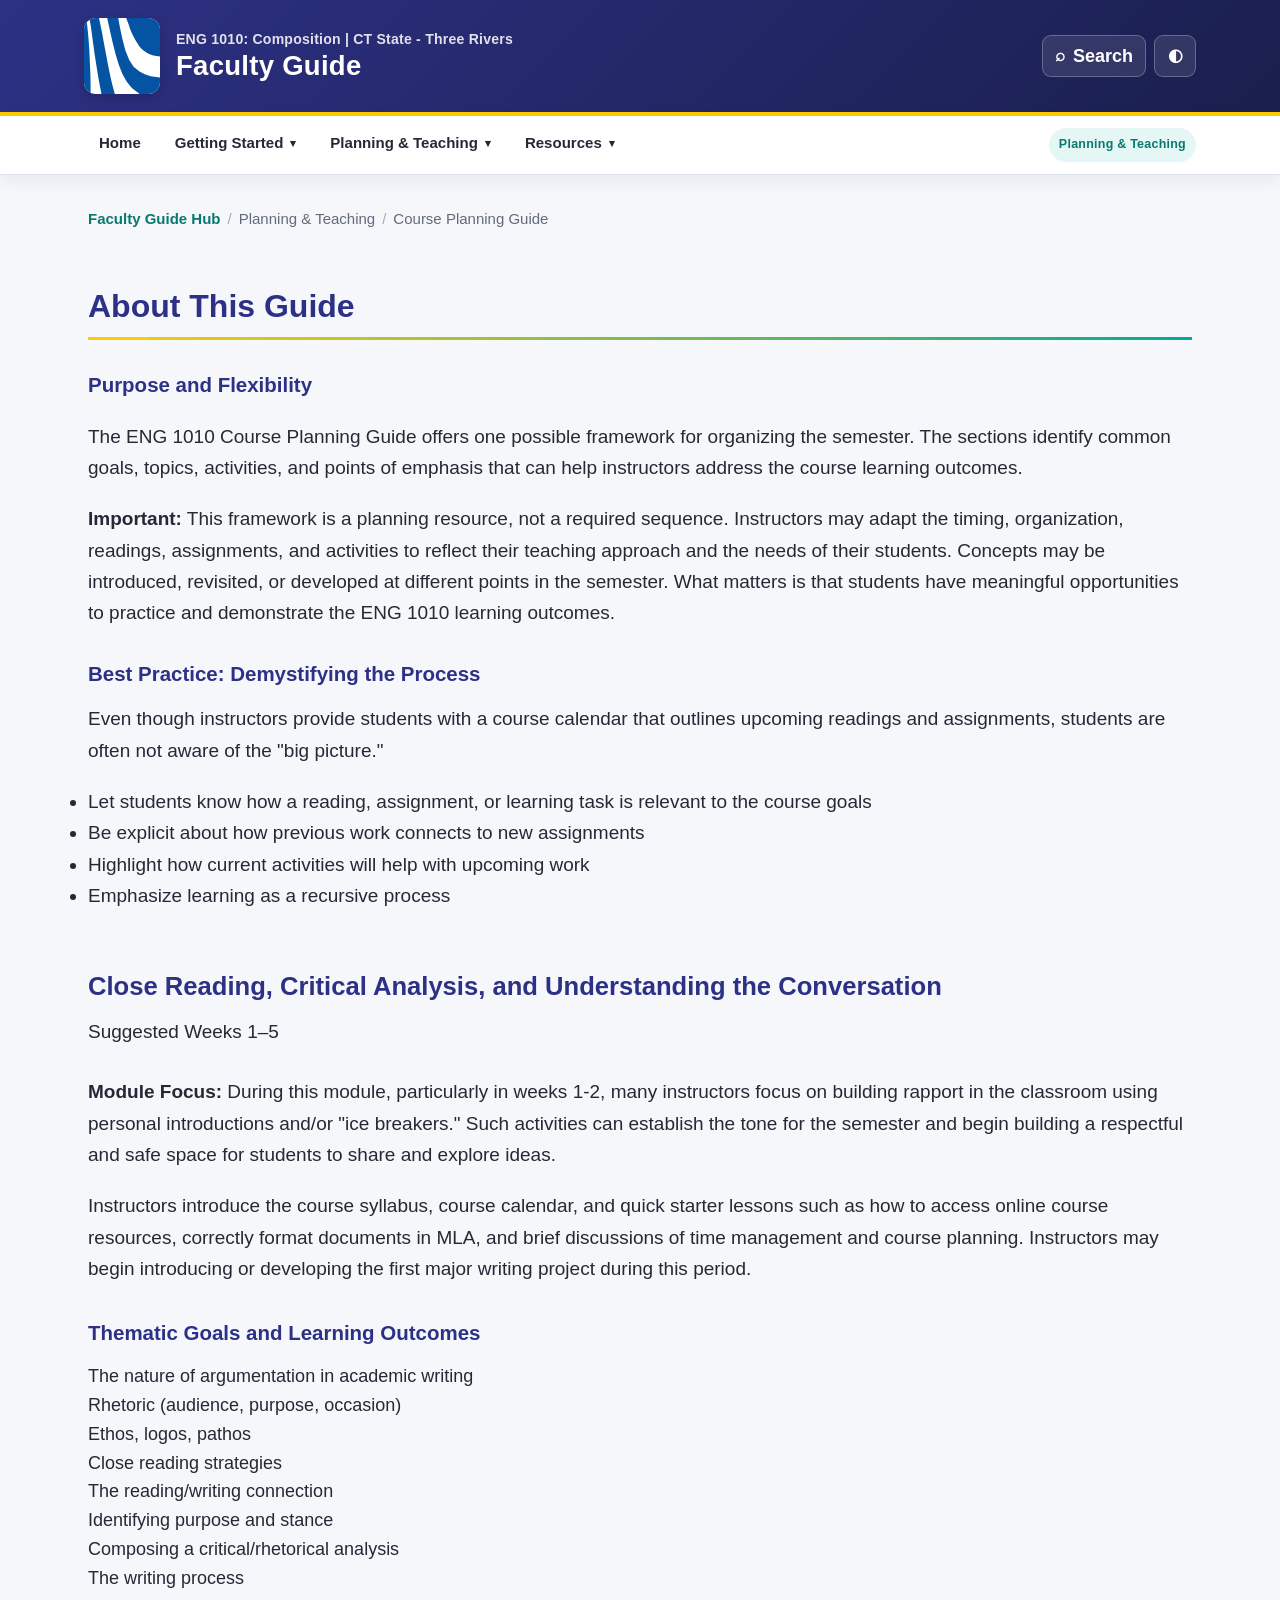
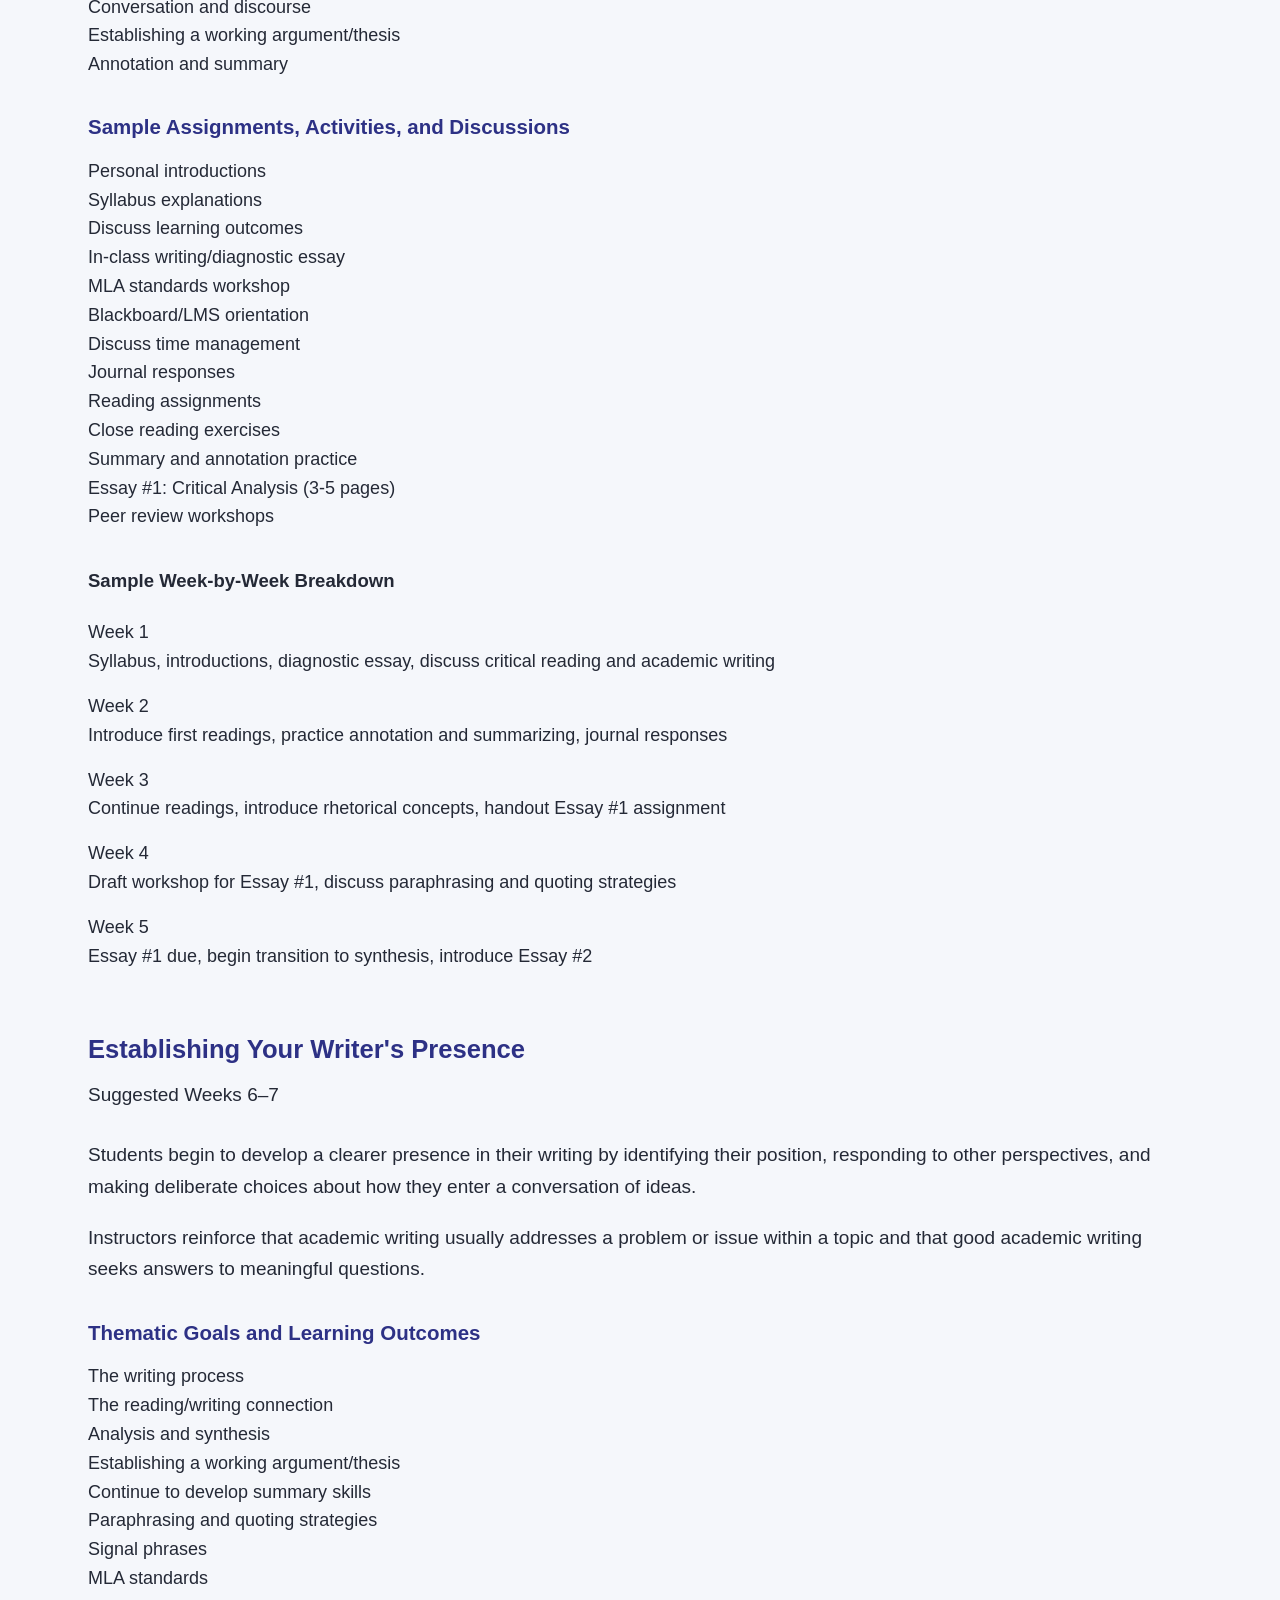
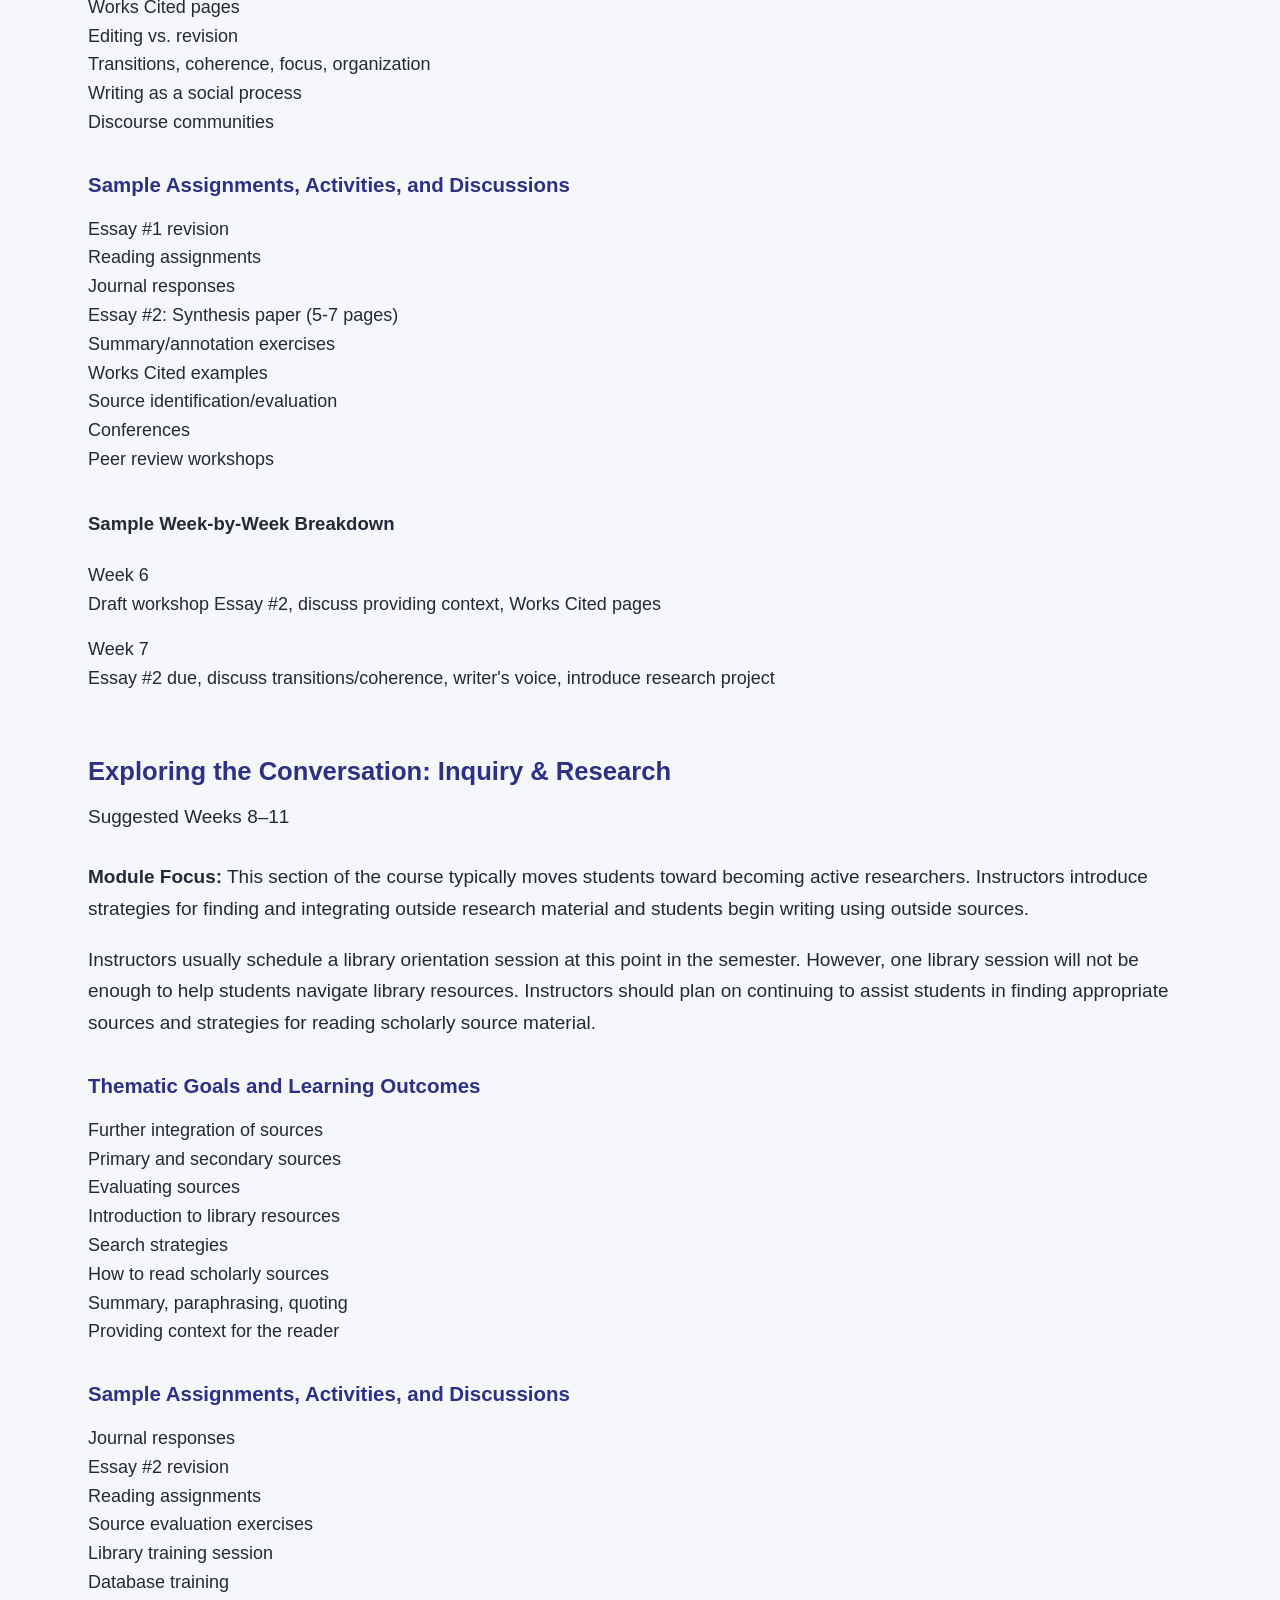
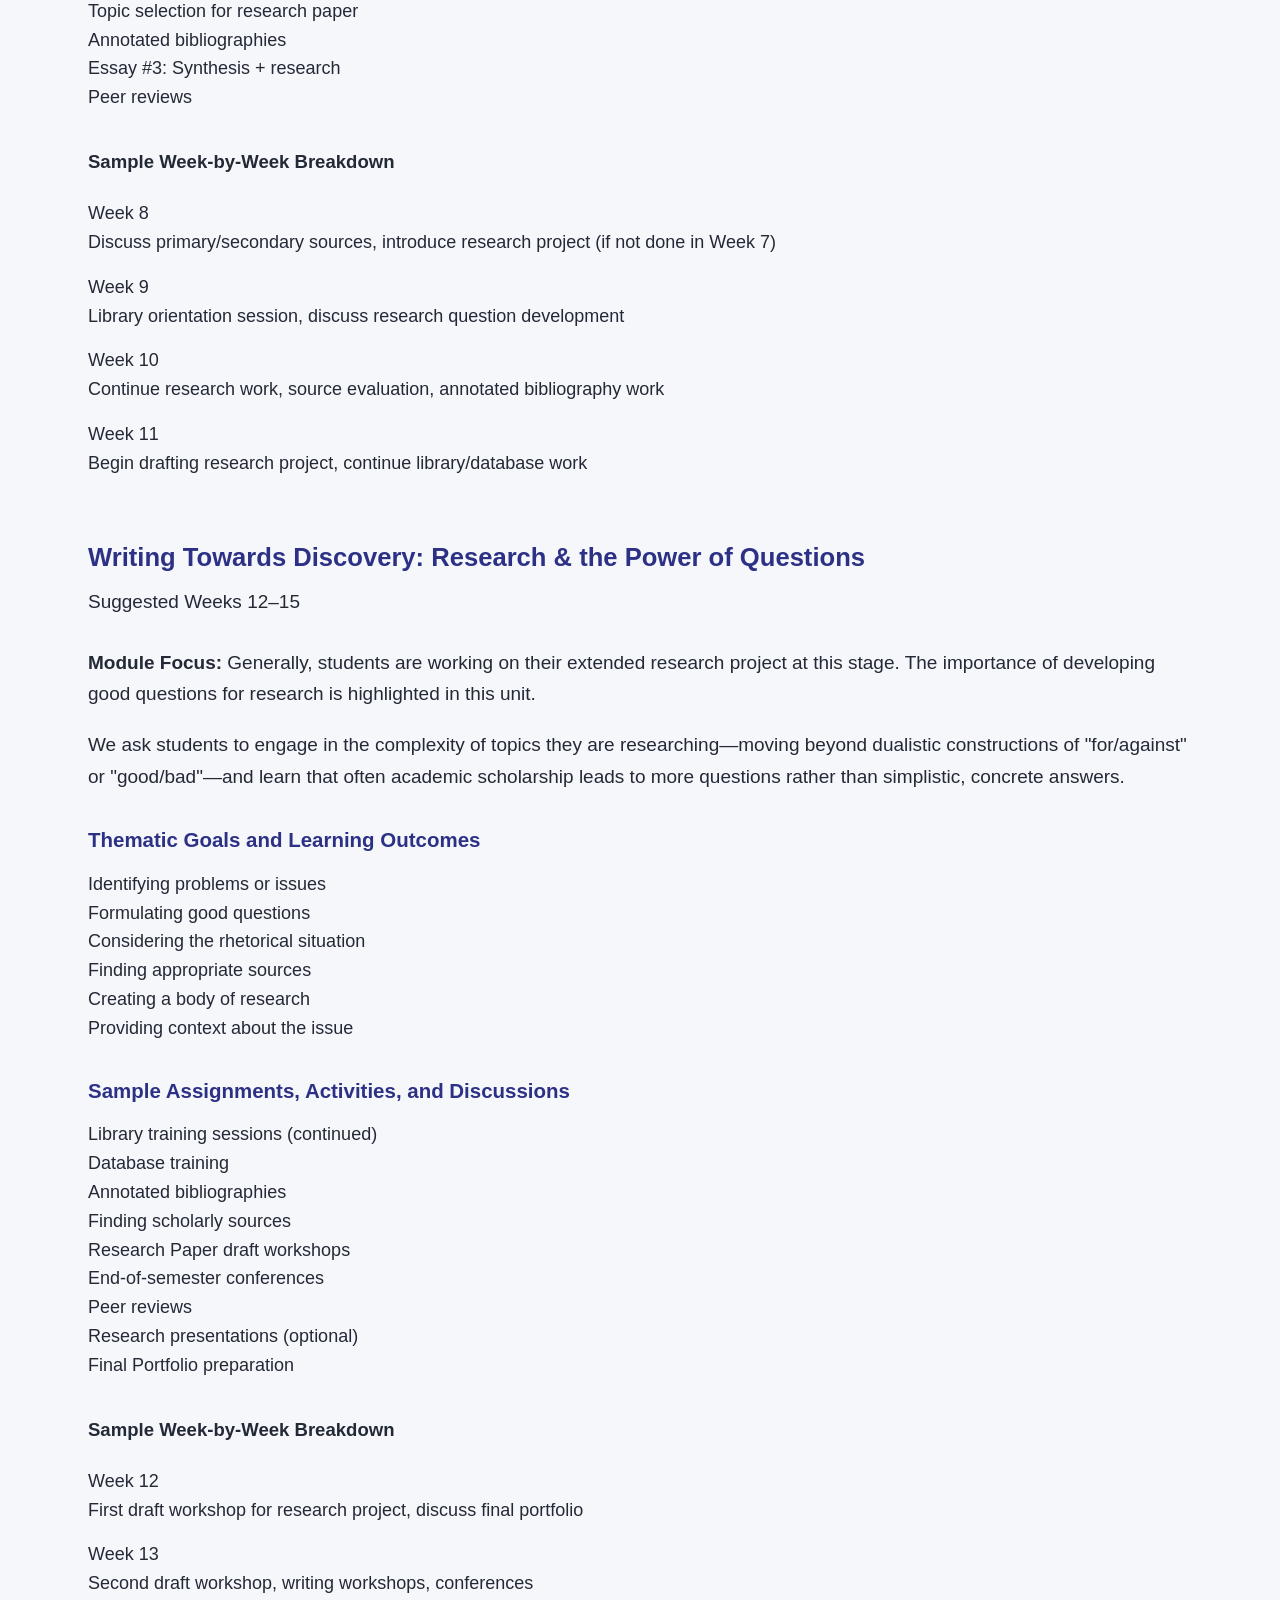
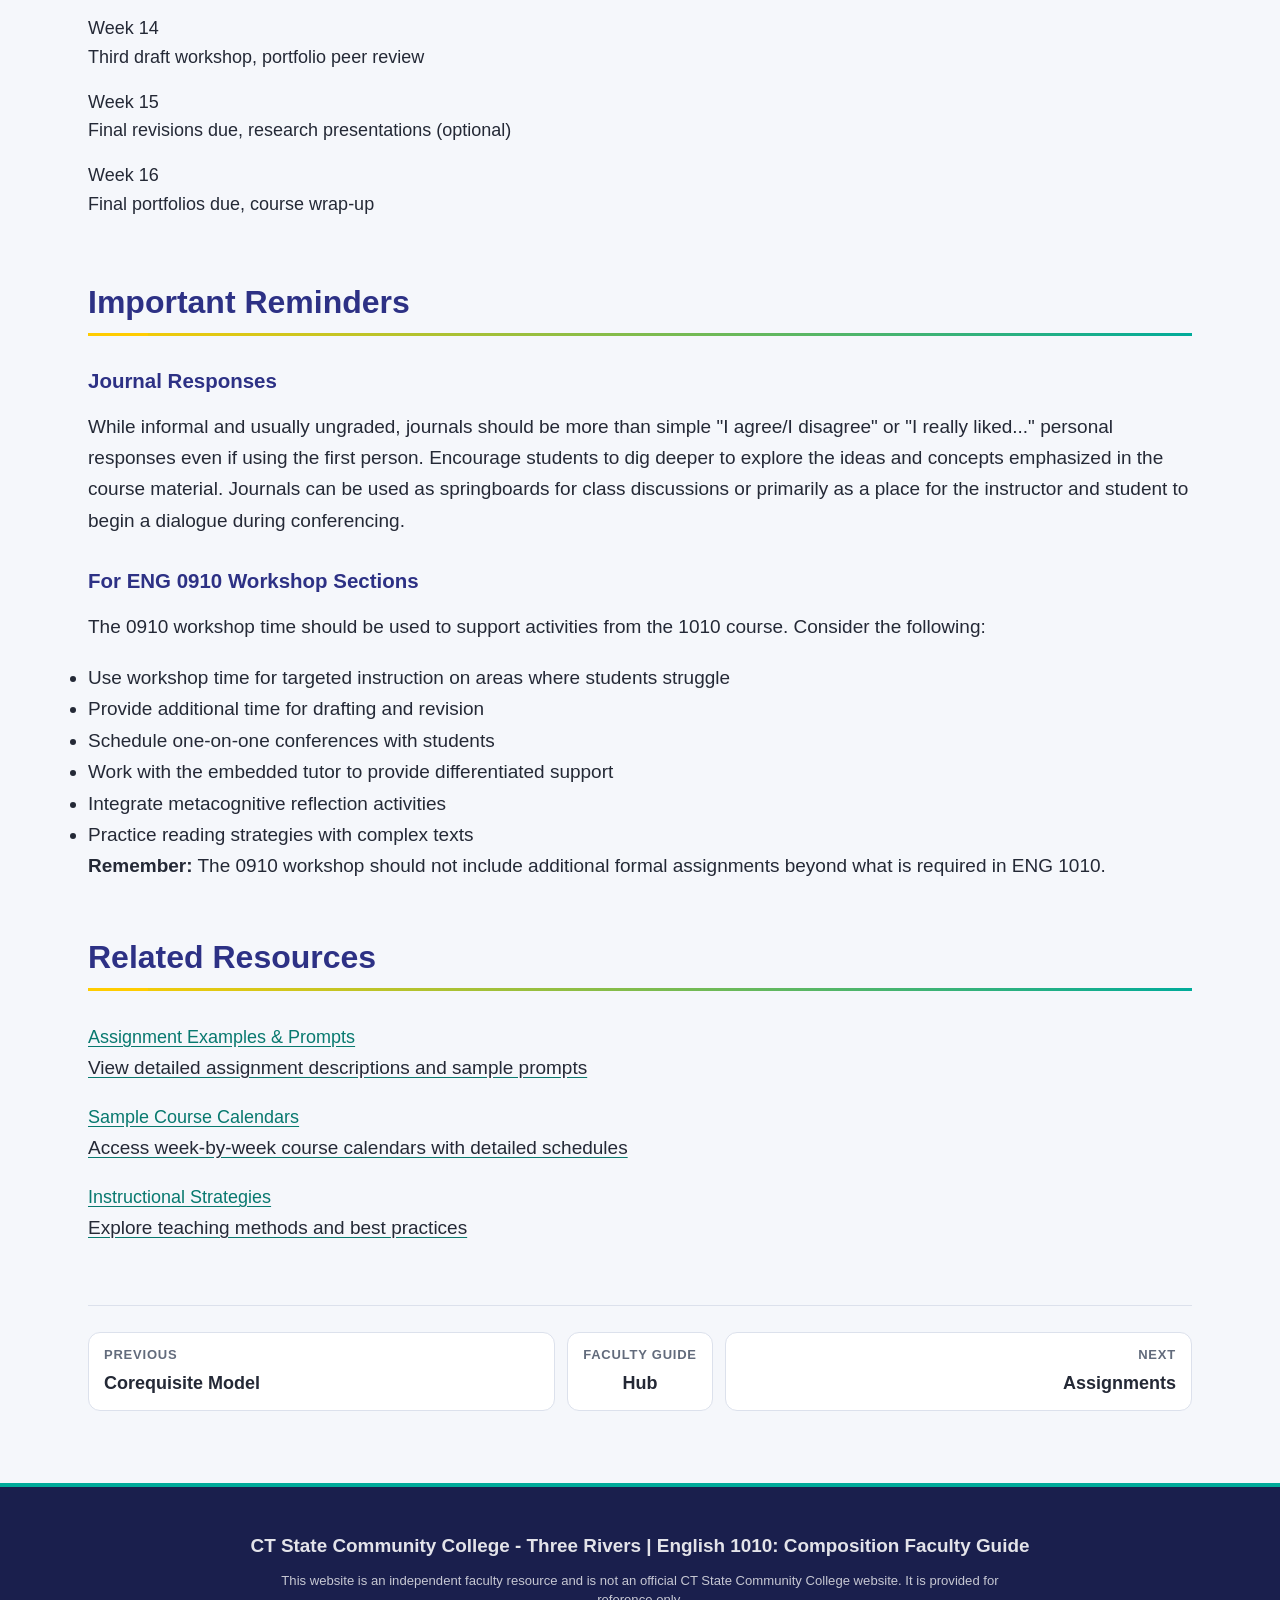
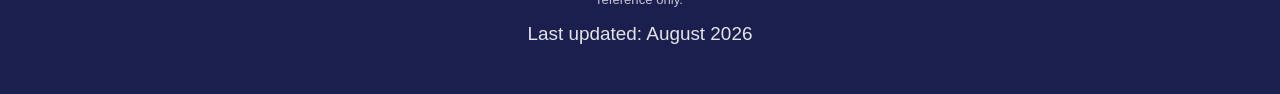
<file: module-guide.html>
<!DOCTYPE html>

<html lang="en">
<head>
<meta charset="utf-8"/>
<meta content="width=device-width, initial-scale=1.0" name="viewport"/>
<title>Course Planning Guide - ENG 1010 Faculty Guide</title>
<style>

        * {
            margin: 0;
            padding: 0;
            box-sizing: border-box;
        }

        body {
            font-family: 'Helvetica Neue', Helvetica, Arial, sans-serif;
            line-height: 1.7;
            color: #333333;
            background: #f4f4f4;
            min-height: 100vh;
        }

        .container {
            max-width: 1200px;
            margin: 0 auto;
            background: white;
            box-shadow: 0 2px 12px rgba(0,0,0,0.08);
        }

        header {
            background: linear-gradient(135deg, #2D3185 0%, #1a1f4d 100%);
            color: white;
            padding: 60px 60px 50px 60px;
            border-bottom: 4px solid #FFCC00;
            display: flex;
            align-items: center;
            gap: 30px;
            position: relative;
            overflow: hidden;
        }

        header::before {
            content: '';
            position: absolute;
            top: 0;
            left: 0;
            right: 0;
            bottom: 0;
            background: linear-gradient(135deg, rgba(0, 171, 154, 0.1) 0%, rgba(255, 204, 0, 0.05) 100%);
            pointer-events: none;
        }

        .logo {
            flex-shrink: 0;
            background: rgba(255, 255, 255, 0.1);
            backdrop-filter: blur(10px);
            -webkit-backdrop-filter: blur(10px);
            border: 1px solid rgba(255, 255, 255, 0.2);
            border-radius: 12px;
            padding: 12px;
            box-shadow: 0 8px 32px rgba(0, 0, 0, 0.1);
        }

        .logo-placeholder {
            width: 80px;
            height: 80px;
            background: linear-gradient(135deg, #0057B8 0%, #003d82 100%);
            border-radius: 8px;
            display: flex;
            align-items: center;
            justify-content: center;
            font-size: 2em;
            font-weight: 700;
            color: white;
        }

        .header-content {
            max-width: 900px;
            flex-grow: 1;
            position: relative;
            z-index: 1;
        }

        h1 {
            font-size: 3.2em;
            font-weight: 700;
            margin-bottom: 12px;
            letter-spacing: 0.5px;
            text-transform: uppercase;
            text-shadow: 2px 2px 4px rgba(0, 0, 0, 0.2);
        }

        h1::after {
            content: '';
            display: block;
            width: 120px;
            height: 4px;
            background: #FFCC00;
            margin-top: 12px;
            border-radius: 2px;
        }

        .subtitle {
            font-size: 1.25em;
            color: white;
            font-weight: 300;
        }
        
        
        
        nav {
            background: rgba(45, 49, 133, 0.95);
            border-bottom: 3px solid #FFCC00;
            padding: 0;
        }

        .nav-container {
            max-width: 1200px;
            margin: 0 auto;
        }

        /* Main navigation row */
        .nav-main {
            display: flex;
            align-items: center;
            flex-wrap: wrap;
            padding: 0;
        }

        /* Home link */
        .nav-home {
            background: rgba(0, 171, 154, 0.2);
            border-right: 1px solid rgba(255,255,255,0.1);
        }

        /* All nav links */
        nav a {
            color: white;
            text-decoration: none;
            padding: 16px 20px;
            display: block;
            font-size: 0.9em;
            font-weight: 500;
            transition: background 0.3s;
            border-right: 1px solid rgba(255,255,255,0.1);
        }

        nav a:hover,
        nav a:focus {
            background: rgba(0, 171, 154, 0.3);
            outline: 2px solid #FFCC00;
            outline-offset: -2px;
        }

        nav a.active {
            background: rgba(0, 171, 154, 0.4);
            border-bottom: 3px solid #FFCC00;
            font-weight: 600;
        }

        /* Category sections - always visible */
        .nav-section {
            display: flex;
            flex-direction: column;
            border-right: 2px solid rgba(255,255,255,0.2);
        }

        .nav-section-header {
            background: rgba(0, 0, 0, 0.2);
            color: #FFCC00;
            padding: 10px 20px;
            font-size: 0.75em;
            font-weight: 700;
            text-transform: uppercase;
            letter-spacing: 0.5px;
            border-bottom: 1px solid rgba(255,255,255,0.1);
        }

        .nav-section-links {
            display: flex;
            flex-direction: column;
        }

        .nav-section-links a {
            border-right: none;
            border-bottom: 1px solid rgba(255,255,255,0.05);
            padding-left: 30px;
        }

        .nav-section-links a:last-child {
            border-bottom: none;
        }

        /* Mobile styles */
        @media (max-width: 968px) {
            .nav-main {
                flex-direction: column;
            }
            
            .nav-section {
                width: 100%;
                border-right: none;
                border-bottom: 2px solid rgba(255,255,255,0.2);
            }
            
            .nav-section-links {
                flex-direction: column;
            }
            
            nav a {
                border-right: none;
            }
        }

        @media (min-width: 969px) {
            .nav-main {
                flex-direction: row;
            }
            
            .nav-section {
                flex: 1;
            }
            
            .nav-section-links {
                flex-direction: row;
                flex-wrap: wrap;
            }
            
            .nav-section-links a {
                flex: 1 1 auto;
                min-width: 150px;
            }
        }

        

        

        

        

        

        

        

        

        .content {
            padding: 60px;
        }

        h2 {
            font-size: 2.2em;
            color: #2D3185;
            margin: 50px 0 20px 0;
            font-weight: 300;
            border-bottom: 3px solid transparent;
            border-image: linear-gradient(90deg, #FFCC00 0%, #00AB9A 100%);
            border-image-slice: 1;
            padding-bottom: 12px;
            position: relative;
        }

        h2::before {
            content: '';
            position: absolute;
            left: 0;
            bottom: -3px;
            width: 60px;
            height: 3px;
            background: #FFCC00;
        }

        h2:first-of-type {
            margin-top: 0;
        }

        h3 {
            font-size: 1.6em;
            color: #2D3185;
            margin: 35px 0 15px 0;
            font-weight: 400;
        }

        p {
            margin-bottom: 16px;
            font-size: 1.05em;
            line-height: 1.7;
            color: #333333;
        }

        .welcome-box {
            background: rgba(255, 255, 255, 0.8);
            backdrop-filter: blur(10px);
            -webkit-backdrop-filter: blur(10px);
            border-left: 5px solid #FFCC00;
            border: 1px solid rgba(255, 204, 0, 0.3);
            border-left: 5px solid #FFCC00;
            padding: 40px;
            margin: 35px 0;
            border-radius: 0.375rem;
            box-shadow: 0 8px 32px rgba(0, 0, 0, 0.08);
        }

        .welcome-box p {
            margin-bottom: 16px;
        }

        .signature {
            margin-top: 28px;
            font-style: italic;
            color: #666666;
            border-top: 1px solid rgba(255, 204, 0, 0.3);
            padding-top: 24px;
        }

        .info-box {
            background: rgba(232, 245, 243, 0.6);
            backdrop-filter: blur(8px);
            -webkit-backdrop-filter: blur(8px);
            border-left: 5px solid #00AB9A;
            border: 1px solid rgba(0, 171, 154, 0.2);
            border-left: 5px solid #00AB9A;
            padding: 28px;
            margin: 28px 0;
            border-radius: 0.375rem;
            box-shadow: 0 4px 16px rgba(0, 171, 154, 0.1);
        }

        .info-box strong {
            color: #2D3185;
            font-weight: 600;
        }

        .checklist {
            background: rgba(255, 255, 255, 0.9);
            backdrop-filter: blur(10px);
            -webkit-backdrop-filter: blur(10px);
            border: 2px solid rgba(255, 204, 0, 0.3);
            padding: 40px;
            margin: 35px 0;
            border-radius: 0.375rem;
            box-shadow: 0 8px 32px rgba(0, 0, 0, 0.08);
        }

        .checklist h3 {
            margin-top: 0;
            color: #2D3185;
            border-bottom: 3px solid #FFCC00;
            padding-bottom: 12px;
            margin-bottom: 24px;
            font-weight: 400;
        }

        .checklist ol {
            padding-left: 30px;
            margin-top: 20px;
        }

        .checklist li {
            padding: 14px 0;
            font-size: 1.05em;
            line-height: 1.7;
            border-bottom: 1px solid rgba(0, 0, 0, 0.05);
            color: #333333;
        }

        .checklist li:last-child {
            border-bottom: none;
        }

        .checklist a {
            color: #00AB9A;
            text-decoration: none;
            font-weight: 500;
            border-bottom: 1px solid transparent;
            transition: all 0.2s;
        }

        .checklist a:hover {
            border-bottom: 1px solid #FFCC00;
            color: #2D3185;
        }

        .contact-box {
            background: rgba(248, 249, 250, 0.8);
            backdrop-filter: blur(8px);
            -webkit-backdrop-filter: blur(8px);
            border: 1px solid rgba(0, 171, 154, 0.2);
            border-left: 5px solid #00AB9A;
            padding: 32px;
            margin: 28px 0;
            border-radius: 0.375rem;
            box-shadow: 0 4px 16px rgba(0, 171, 154, 0.08);
        }

        .contact-box h4 {
            color: #2D3185;
            margin-bottom: 16px;
            font-weight: 400;
            font-size: 1.4em;
        }

        .contact-box h4::before {
            content: '';
            display: inline-block;
            width: 4px;
            height: 20px;
            background: #FFCC00;
            margin-right: 10px;
            vertical-align: middle;
        }

        .contact-box p {
            margin: 10px 0;
        }

        .contact-box a {
            color: #00AB9A;
            text-decoration: none;
            font-weight: 500;
            border-bottom: 1px solid transparent;
            transition: all 0.2s;
        }

        .contact-box a:hover {
            border-bottom: 1px solid #FFCC00;
            color: #2D3185;
        }

        .next-steps-list {
            list-style: none;
            padding: 0;
            margin: 28px 0;
        }

        .next-steps-list li {
            background: rgba(248, 249, 250, 0.8);
            backdrop-filter: blur(8px);
            -webkit-backdrop-filter: blur(8px);
            padding: 18px 24px;
            margin: 14px 0;
            border-left: 4px solid #00AB9A;
            border-radius: 0.375rem;
            transition: all 0.3s;
            box-shadow: 0 2px 8px rgba(0, 0, 0, 0.05);
        }

        .next-steps-list li:hover {
            background: rgba(255, 204, 0, 0.1);
            border-left: 6px solid #FFCC00;
            box-shadow: 0 4px 16px rgba(255, 204, 0, 0.2);
            transform: translateX(4px);
        }

        .next-steps-list a {
            color: #2D3185;
            text-decoration: none;
            font-weight: 500;
            font-size: 1.05em;
        }

        .next-steps-list a:hover {
            color: #00AB9A;
        }

        footer {
            background: #2D3185;
            color: white;
            text-align: center;
            padding: 40px;
            border-top: 4px solid #00AB9A;
        }

        footer p {
            margin: 10px 0;
            line-height: 1.6;
            color: white;
        }

        footer p:first-child {
            font-weight: 600;
        }

        @media (max-width: 768px) {
        
        
        
        nav {
            background: rgba(45, 49, 133, 0.95);
            border-bottom: 3px solid #FFCC00;
            padding: 0;
        }

        .nav-container {
            max-width: 1200px;
            margin: 0 auto;
        }

        /* Main navigation row */
        .nav-main {
            display: flex;
            align-items: center;
            flex-wrap: wrap;
            padding: 0;
        }

        /* Home link */
        .nav-home {
            background: rgba(0, 171, 154, 0.2);
            border-right: 1px solid rgba(255,255,255,0.1);
        }

        /* All nav links */
        nav a {
            color: white;
            text-decoration: none;
            padding: 16px 20px;
            display: block;
            font-size: 0.9em;
            font-weight: 500;
            transition: background 0.3s;
            border-right: 1px solid rgba(255,255,255,0.1);
        }

        nav a:hover,
        nav a:focus {
            background: rgba(0, 171, 154, 0.3);
            outline: 2px solid #FFCC00;
            outline-offset: -2px;
        }

        nav a.active {
            background: rgba(0, 171, 154, 0.4);
            border-bottom: 3px solid #FFCC00;
            font-weight: 600;
        }

        /* Category sections - always visible */
        .nav-section {
            display: flex;
            flex-direction: column;
            border-right: 2px solid rgba(255,255,255,0.2);
        }

        .nav-section-header {
            background: rgba(0, 0, 0, 0.2);
            color: #FFCC00;
            padding: 10px 20px;
            font-size: 0.75em;
            font-weight: 700;
            text-transform: uppercase;
            letter-spacing: 0.5px;
            border-bottom: 1px solid rgba(255,255,255,0.1);
        }

        .nav-section-links {
            display: flex;
            flex-direction: column;
        }

        .nav-section-links a {
            border-right: none;
            border-bottom: 1px solid rgba(255,255,255,0.05);
            padding-left: 30px;
        }

        .nav-section-links a:last-child {
            border-bottom: none;
        }

        /* Mobile styles */
        @media (max-width: 968px) {
            .nav-main {
                flex-direction: column;
            }
            
            .nav-section {
                width: 100%;
                border-right: none;
                border-bottom: 2px solid rgba(255,255,255,0.2);
            }
            
            .nav-section-links {
                flex-direction: column;
            }
            
            nav a {
                border-right: none;
            }
        }

        @media (min-width: 969px) {
            .nav-main {
                flex-direction: row;
            }
            
            .nav-section {
                flex: 1;
            }
            
            .nav-section-links {
                flex-direction: row;
                flex-wrap: wrap;
            }
            
            .nav-section-links a {
                flex: 1 1 auto;
                min-width: 150px;
            }
        }
            .content {
                padding: 30px;
            }

            header {
                padding: 40px 30px;
                flex-direction: column;
                gap: 20px;
                text-align: center;
            }

            .logo-placeholder {
                width: 60px;
                height: 60px;
                font-size: 1.6em;
            }

            h1 {
                font-size: 2.4em;
            }

            h1::after {
                margin-left: auto;
                margin-right: auto;
            }

        .subtitle {
            font-size: 1.25em;
            color: white;
            font-weight: 300;
        }

            h2 {
                font-size: 1.8em;
            }

            

            .checklist, .welcome-box, .contact-box {
                padding: 25px;
            }
        }

        @media (max-width: 500px) {
            header {
                padding: 30px 20px;
            }

            .logo-placeholder {
                width: 50px;
                height: 50px;
                font-size: 1.4em;
            }
        
        
        
        nav {
            background: rgba(45, 49, 133, 0.95);
            border-bottom: 3px solid #FFCC00;
            padding: 0;
        }

        .nav-container {
            max-width: 1200px;
            margin: 0 auto;
        }

        /* Main navigation row */
        .nav-main {
            display: flex;
            align-items: center;
            flex-wrap: wrap;
            padding: 0;
        }

        /* Home link */
        .nav-home {
            background: rgba(0, 171, 154, 0.2);
            border-right: 1px solid rgba(255,255,255,0.1);
        }

        /* All nav links */
        nav a {
            color: white;
            text-decoration: none;
            padding: 16px 20px;
            display: block;
            font-size: 0.9em;
            font-weight: 500;
            transition: background 0.3s;
            border-right: 1px solid rgba(255,255,255,0.1);
        }

        nav a:hover,
        nav a:focus {
            background: rgba(0, 171, 154, 0.3);
            outline: 2px solid #FFCC00;
            outline-offset: -2px;
        }

        nav a.active {
            background: rgba(0, 171, 154, 0.4);
            border-bottom: 3px solid #FFCC00;
            font-weight: 600;
        }

        /* Category sections - always visible */
        .nav-section {
            display: flex;
            flex-direction: column;
            border-right: 2px solid rgba(255,255,255,0.2);
        }

        .nav-section-header {
            background: rgba(0, 0, 0, 0.2);
            color: #FFCC00;
            padding: 10px 20px;
            font-size: 0.75em;
            font-weight: 700;
            text-transform: uppercase;
            letter-spacing: 0.5px;
            border-bottom: 1px solid rgba(255,255,255,0.1);
        }

        .nav-section-links {
            display: flex;
            flex-direction: column;
        }

        .nav-section-links a {
            border-right: none;
            border-bottom: 1px solid rgba(255,255,255,0.05);
            padding-left: 30px;
        }

        .nav-section-links a:last-child {
            border-bottom: none;
        }

        /* Mobile styles */
        @media (max-width: 968px) {
            .nav-main {
                flex-direction: column;
            }
            
            .nav-section {
                width: 100%;
                border-right: none;
                border-bottom: 2px solid rgba(255,255,255,0.2);
            }
            
            .nav-section-links {
                flex-direction: column;
            }
            
            nav a {
                border-right: none;
            }
        }

        @media (min-width: 969px) {
            .nav-main {
                flex-direction: row;
            }
            
            .nav-section {
                flex: 1;
            }
            
            .nav-section-links {
                flex-direction: row;
                flex-wrap: wrap;
            }
            
            .nav-section-links a {
                flex: 1 1 auto;
                min-width: 150px;
            }
        }

            .content {
                padding: 20px;
            }

            h1 {
                font-size: 1.8em;
            }

            h2 {
                font-size: 1.5em;
            }

            
        }
    
    
        /* Accessibility: keyboard skip link */
        .skip-link { position: absolute; left: -9999px; top: 0; z-index: 10000; padding: 12px 16px; background: #ffffff; color: #1a1f4d; font-weight: 700; border: 3px solid #FFCC00; }
        .skip-link:focus { left: 16px; top: 16px; }
</style>
<style id="publication-spacing">
.content p, main p { margin-bottom: 20px; }
.content h2, main h2 { margin-top: 60px; margin-bottom: 24px; }
.content h3, main h3 { margin-top: 42px; margin-bottom: 18px; }
.info-box, .warning-box, .tip-box, .highlight-box, .resource-box, .contact-card, .checklist-box { margin-top: 30px; margin-bottom: 30px; }
</style><link href="assets/faculty-guide.css" rel="stylesheet"/><link href="assets/faculty-review.css" rel="stylesheet"/><script defer="defer" src="assets/faculty-guide.js"></script></head>
<body><a class="skip-link" href="#main-content">Skip to main content</a>
<div class="fg-masthead" role="banner">
<div class="fg-masthead-inner">
<a aria-label="ENG 1010 Faculty Guide Hub" class="fg-brand" href="index.html">
<img alt="" aria-hidden="true" class="fg-mark-image" src="assets/site-mark-photo.svg"/>
<span class="fg-brand-copy"><span class="fg-course-line">ENG 1010: Composition | CT State - Three Rivers</span><h1 class="fg-site-name">Faculty Guide</h1></span>
</a>
<div class="fg-actions">
<button aria-label="Search Faculty Guide" class="fg-icon-button" data-fg-search-open="" type="button"><span aria-hidden="true" class="fg-icon">⌕</span><span class="fg-action-label">Search</span></button>
<button aria-label="Use dark theme" class="fg-icon-button" data-fg-theme="" type="button"><span aria-hidden="true" class="fg-icon">◐</span></button>
<button aria-controls="faculty-guide-navigation" aria-expanded="false" class="fg-menu-button" data-fg-menu="" type="button"><span aria-hidden="true">☰</span><span>Menu</span></button>
</div>
</div>
</div>
<div class="fg-nav-wrap" id="faculty-guide-navigation">
<div aria-label="Faculty Guide" class="fg-nav" role="navigation">
<a class="fg-nav-home" href="index.html">Home</a>
<div class="fg-nav-group">
<button aria-expanded="false" data-fg-group-toggle="" type="button">Getting Started<span aria-hidden="true" class="fg-chevron">▾</span></button>
<div class="fg-dropdown"><a href="getting-started.html">Getting Started</a><a href="quick-start.html">Quick Start</a><a href="course-overview.html">Course Overview</a><a href="corequisite-model.html">Corequisite Model</a></div>
</div><div class="fg-nav-group">
<button aria-expanded="false" data-fg-group-toggle="" type="button">Planning &amp; Teaching<span aria-hidden="true" class="fg-chevron">▾</span></button>
<div class="fg-dropdown"><a aria-current="page" href="module-guide.html">Course Planning Guide</a><a href="assignments.html">Assignments</a><a href="instructional-strategies.html">Teaching Strategies</a><a href="assessment.html">Assessment</a></div>
</div><div class="fg-nav-group">
<button aria-expanded="false" data-fg-group-toggle="" type="button">Resources<span aria-hidden="true" class="fg-chevron">▾</span></button>
<div class="fg-dropdown"><a href="syllabus-templates.html">Syllabus Guidance</a><a href="policies.html">Policies</a><a href="ai-policy.html">AI Guidance</a><a href="faculty-support.html">Faculty Support</a></div>
</div>
<span class="fg-nav-spacer"></span>
<span class="fg-section-chip">Planning &amp; Teaching</span>
</div>
</div>
<div aria-hidden="true" class="fg-search-backdrop" data-fg-search-backdrop="">
<div aria-label="Search Faculty Guide" aria-modal="true" class="fg-search-dialog" role="dialog">
<div class="fg-search-head">
<input aria-label="Search Faculty Guide pages" class="fg-search-input" data-fg-search-input="" placeholder="Search pages and topics…" type="search"/>
<button aria-label="Close search" class="fg-search-close" data-fg-search-close="" type="button">×</button>
</div>
<div class="fg-search-results" data-fg-search-results=""></div>
</div>
</div>
<div class="container">
<div class="content" id="main-content"><div aria-label="Breadcrumb" class="fg-breadcrumb"><a href="index.html">Faculty Guide Hub</a><span aria-hidden="true" class="fg-breadcrumb-sep">/</span><span>Planning &amp; Teaching</span><span aria-hidden="true" class="fg-breadcrumb-sep">/</span><span>Course Planning Guide</span></div>
<!-- Introduction Section -->
<section class="content-section">
<h2 class="section-title">About This Guide</h2>
<div class="intro-box">
<h4>Purpose and Flexibility</h4>
<p>The ENG 1010 Course Planning Guide offers one possible framework for organizing the semester. The sections identify common goals, topics, activities, and points of emphasis that can help instructors address the course learning outcomes.</p>
<p><strong>Important:</strong> This framework is a planning resource, not a required sequence. Instructors may adapt the timing, organization, readings, assignments, and activities to reflect their teaching approach and the needs of their students. Concepts may be introduced, revisited, or developed at different points in the semester. What matters is that students have meaningful opportunities to practice and demonstrate the ENG 1010 learning outcomes.</p></div>
<div class="tip-box">
<h4>Best Practice: Demystifying the Process</h4>
<p>Even though instructors provide students with a course calendar that outlines upcoming readings and assignments, students are often not aware of the "big picture."</p>
<ul class="mb-0">
<li>Let students know how a reading, assignment, or learning task is relevant to the course goals</li>
<li>Be explicit about how previous work connects to new assignments</li>
<li>Highlight how current activities will help with upcoming work</li>
<li>Emphasize learning as a recursive process</li>
</ul>
</div>
</section>
<!-- Module 1 -->
<div class="module-card module1">
<div class="module-header">

<div class="module-title-section">
<h3>Close Reading, Critical Analysis, and Understanding the Conversation</h3>
<p class="module-weeks">Suggested Weeks 1–5</p>
</div>
</div>
<div class="module-description">
<p><strong>Module Focus:</strong> During this module, particularly in weeks 1-2, many instructors focus on building rapport in the classroom using personal introductions and/or "ice breakers." Such activities can establish the tone for the semester and begin building a respectful and safe space for students to share and explore ideas.</p>
<p class="mb-0">Instructors introduce the course syllabus, course calendar, and quick starter lessons such as how to access online course resources, correctly format documents in MLA, and brief discussions of time management and course planning. Instructors may begin introducing or developing the first major writing project during this period.</p>
</div>
<div class="outcomes-section">
<h4>Thematic Goals and Learning Outcomes</h4>
<div class="outcomes-grid">
<div class="outcome-item">The nature of argumentation in academic writing</div>
<div class="outcome-item">Rhetoric (audience, purpose, occasion)</div>
<div class="outcome-item">Ethos, logos, pathos</div>
<div class="outcome-item">Close reading strategies</div>
<div class="outcome-item">The reading/writing connection</div>
<div class="outcome-item">Identifying purpose and stance</div>
<div class="outcome-item">Composing a critical/rhetorical analysis</div>
<div class="outcome-item">The writing process</div>
<div class="outcome-item">Conversation and discourse</div>
<div class="outcome-item">Establishing a working argument/thesis</div>
<div class="outcome-item">Annotation and summary</div>
</div>
</div>
<div class="activities-section">
<h4>Sample Assignments, Activities, and Discussions</h4>
<div class="activities-grid">
<div class="activity-item">Personal introductions</div>
<div class="activity-item">Syllabus explanations</div>
<div class="activity-item">Discuss learning outcomes</div>
<div class="activity-item">In-class writing/diagnostic essay</div>
<div class="activity-item">MLA standards workshop</div>
<div class="activity-item">Blackboard/LMS orientation</div>
<div class="activity-item">Discuss time management</div>
<div class="activity-item">Journal responses</div>
<div class="activity-item">Reading assignments</div>
<div class="activity-item">Close reading exercises</div>
<div class="activity-item">Summary and annotation practice</div>
<div class="activity-item">Essay #1: Critical Analysis (3-5 pages)</div>
<div class="activity-item">Peer review workshops</div>
</div>
</div>
<div class="timeline-box">
<h5>Sample Week-by-Week Breakdown</h5>
<div class="timeline-item">
<div class="timeline-week">Week 1</div>
<div>Syllabus, introductions, diagnostic essay, discuss critical reading and academic writing</div>
</div>
<div class="timeline-item">
<div class="timeline-week">Week 2</div>
<div>Introduce first readings, practice annotation and summarizing, journal responses</div>
</div>
<div class="timeline-item">
<div class="timeline-week">Week 3</div>
<div>Continue readings, introduce rhetorical concepts, handout Essay #1 assignment</div>
</div>
<div class="timeline-item">
<div class="timeline-week">Week 4</div>
<div>Draft workshop for Essay #1, discuss paraphrasing and quoting strategies</div>
</div>
<div class="timeline-item">
<div class="timeline-week">Week 5</div>
<div>Essay #1 due, begin transition to synthesis, introduce Essay #2</div>
</div>
</div>
</div>
<!-- Module 2 -->
<div class="module-card module2">
<div class="module-header">

<div class="module-title-section">
<h3>Establishing Your Writer's Presence</h3>
<p class="module-weeks">Suggested Weeks 6–7</p>
</div>
</div>
<div class="module-description">
<p>Students begin to develop a clearer presence in their writing by identifying their position, responding to other perspectives, and making deliberate choices about how they enter a conversation of ideas.</p>
<p class="mb-0">Instructors reinforce that academic writing usually addresses a problem or issue within a topic and that good academic writing seeks answers to meaningful questions.</p>
</div>
<div class="outcomes-section">
<h4>Thematic Goals and Learning Outcomes</h4>
<div class="outcomes-grid">
<div class="outcome-item">The writing process</div>
<div class="outcome-item">The reading/writing connection</div>
<div class="outcome-item">Analysis and synthesis</div>
<div class="outcome-item">Establishing a working argument/thesis</div>
<div class="outcome-item">Continue to develop summary skills</div>
<div class="outcome-item">Paraphrasing and quoting strategies</div>
<div class="outcome-item">Signal phrases</div>
<div class="outcome-item">MLA standards</div>
<div class="outcome-item">Works Cited pages</div>
<div class="outcome-item">Editing vs. revision</div>
<div class="outcome-item">Transitions, coherence, focus, organization</div>
<div class="outcome-item">Writing as a social process</div>
<div class="outcome-item">Discourse communities</div>
</div>
</div>
<div class="activities-section">
<h4>Sample Assignments, Activities, and Discussions</h4>
<div class="activities-grid">
<div class="activity-item">Essay #1 revision</div>
<div class="activity-item">Reading assignments</div>
<div class="activity-item">Journal responses</div>
<div class="activity-item">Essay #2: Synthesis paper (5-7 pages)</div>
<div class="activity-item">Summary/annotation exercises</div>
<div class="activity-item">Works Cited examples</div>
<div class="activity-item">Source identification/evaluation</div>
<div class="activity-item">Conferences</div>
<div class="activity-item">Peer review workshops</div>
</div>
</div>
<div class="timeline-box">
<h5>Sample Week-by-Week Breakdown</h5>
<div class="timeline-item">
<div class="timeline-week">Week 6</div>
<div>Draft workshop Essay #2, discuss providing context, Works Cited pages</div>
</div>
<div class="timeline-item">
<div class="timeline-week">Week 7</div>
<div>Essay #2 due, discuss transitions/coherence, writer's voice, introduce research project</div>
</div>
</div>
</div>
<!-- Module 3 -->
<div class="module-card module3">
<div class="module-header">

<div class="module-title-section">
<h3>Exploring the Conversation: Inquiry &amp; Research</h3>
<p class="module-weeks">Suggested Weeks 8–11</p>
</div>
</div>
<div class="module-description">
<p><strong>Module Focus:</strong> This section of the course typically moves students toward becoming active researchers. Instructors introduce strategies for finding and integrating outside research material and students begin writing using outside sources.</p>
<p class="mb-0">Instructors usually schedule a library orientation session at this point in the semester. However, one library session will not be enough to help students navigate library resources. Instructors should plan on continuing to assist students in finding appropriate sources and strategies for reading scholarly source material.</p>
</div>
<div class="outcomes-section">
<h4>Thematic Goals and Learning Outcomes</h4>
<div class="outcomes-grid">
<div class="outcome-item">Further integration of sources</div>
<div class="outcome-item">Primary and secondary sources</div>
<div class="outcome-item">Evaluating sources</div>
<div class="outcome-item">Introduction to library resources</div>
<div class="outcome-item">Search strategies</div>
<div class="outcome-item">How to read scholarly sources</div>
<div class="outcome-item">Summary, paraphrasing, quoting</div>
<div class="outcome-item">Providing context for the reader</div>
</div>
</div>
<div class="activities-section">
<h4>Sample Assignments, Activities, and Discussions</h4>
<div class="activities-grid">
<div class="activity-item">Journal responses</div>
<div class="activity-item">Essay #2 revision</div>
<div class="activity-item">Reading assignments</div>
<div class="activity-item">Source evaluation exercises</div>
<div class="activity-item">Library training session</div>
<div class="activity-item">Database training</div>
<div class="activity-item">Topic selection for research paper</div>
<div class="activity-item">Annotated bibliographies</div>
<div class="activity-item">Essay #3: Synthesis + research</div>
<div class="activity-item">Peer reviews</div>
</div>
</div>
<div class="timeline-box">
<h5>Sample Week-by-Week Breakdown</h5>
<div class="timeline-item">
<div class="timeline-week">Week 8</div>
<div>Discuss primary/secondary sources, introduce research project (if not done in Week 7)</div>
</div>
<div class="timeline-item">
<div class="timeline-week">Week 9</div>
<div>Library orientation session, discuss research question development</div>
</div>
<div class="timeline-item">
<div class="timeline-week">Week 10</div>
<div>Continue research work, source evaluation, annotated bibliography work</div>
</div>
<div class="timeline-item">
<div class="timeline-week">Week 11</div>
<div>Begin drafting research project, continue library/database work</div>
</div>
</div>
</div>
<!-- Module 4 -->
<div class="module-card module4">
<div class="module-header">

<div class="module-title-section">
<h3>Writing Towards Discovery: Research &amp; the Power of Questions</h3>
<p class="module-weeks">Suggested Weeks 12–15</p>
</div>
</div>
<div class="module-description">
<p><strong>Module Focus:</strong> Generally, students are working on their extended research project at this stage. The importance of developing good questions for research is highlighted in this unit.</p>
<p class="mb-0">We ask students to engage in the complexity of topics they are researching—moving beyond dualistic constructions of "for/against" or "good/bad"—and learn that often academic scholarship leads to more questions rather than simplistic, concrete answers.</p>
</div>
<div class="outcomes-section">
<h4>Thematic Goals and Learning Outcomes</h4>
<div class="outcomes-grid">
<div class="outcome-item">Identifying problems or issues</div>
<div class="outcome-item">Formulating good questions</div>
<div class="outcome-item">Considering the rhetorical situation</div>
<div class="outcome-item">Finding appropriate sources</div>
<div class="outcome-item">Creating a body of research</div>
<div class="outcome-item">Providing context about the issue</div>
</div>
</div>
<div class="activities-section">
<h4>Sample Assignments, Activities, and Discussions</h4>
<div class="activities-grid">
<div class="activity-item">Library training sessions (continued)</div>
<div class="activity-item">Database training</div>
<div class="activity-item">Annotated bibliographies</div>
<div class="activity-item">Finding scholarly sources</div>
<div class="activity-item">Research Paper draft workshops</div>
<div class="activity-item">End-of-semester conferences</div>
<div class="activity-item">Peer reviews</div>
<div class="activity-item">Research presentations (optional)</div>
<div class="activity-item">Final Portfolio preparation</div>
</div>
</div>
<div class="timeline-box">
<h5>Sample Week-by-Week Breakdown</h5>
<div class="timeline-item">
<div class="timeline-week">Week 12</div>
<div>First draft workshop for research project, discuss final portfolio</div>
</div>
<div class="timeline-item">
<div class="timeline-week">Week 13</div>
<div>Second draft workshop, writing workshops, conferences</div>
</div>
<div class="timeline-item">
<div class="timeline-week">Week 14</div>
<div>Third draft workshop, portfolio peer review</div>
</div>
<div class="timeline-item">
<div class="timeline-week">Week 15</div>
<div>Final revisions due, research presentations (optional)</div>
</div>
<div class="timeline-item">
<div class="timeline-week">Week 16</div>
<div>Final portfolios due, course wrap-up</div>
</div>
</div>
</div>
<!-- Important Reminders -->
<section class="content-section">
<h2 class="section-title">Important Reminders</h2>
<div class="highlight-box">
<h4>Journal Responses</h4>
<p class="mb-0">While informal and usually ungraded, journals should be more than simple "I agree/I disagree" or "I really liked..." personal responses even if using the first person. Encourage students to dig deeper to explore the ideas and concepts emphasized in the course material. Journals can be used as springboards for class discussions or primarily as a place for the instructor and student to begin a dialogue during conferencing.</p>
</div>
<div class="tip-box">
<h4>For ENG 0910 Workshop Sections</h4>
<p>The 0910 workshop time should be used to support activities from the 1010 course. Consider the following:</p>
<ul>
<li>Use workshop time for targeted instruction on areas where students struggle</li>
<li>Provide additional time for drafting and revision</li>
<li>Schedule one-on-one conferences with students</li>
<li>Work with the embedded tutor to provide differentiated support</li>
<li>Integrate metacognitive reflection activities</li>
<li>Practice reading strategies with complex texts</li>
</ul>
<p class="mb-0"><strong>Remember:</strong> The 0910 workshop should not include additional formal assignments beyond what is required in ENG 1010.</p>
</div>
</section>
<!-- Next Steps Navigation -->
<section class="content-section">
<h2 class="section-title">Related Resources</h2>
<a class="nav-link-card" href="assignments.html">
<i class="fas fa-tasks"></i>
<div class="link-content">
<div class="link-title">Assignment Examples &amp; Prompts</div>
<p class="link-description">View detailed assignment descriptions and sample prompts</p>
</div>
<i class="fas fa-arrow-right arrow"></i>
</a>
<a class="nav-link-card" href="syllabus-templates.html">
<i class="fas fa-calendar-alt"></i>
<div class="link-content">
<div class="link-title">Sample Course Calendars</div>
<p class="link-description">Access week-by-week course calendars with detailed schedules</p>
</div>
<i class="fas fa-arrow-right arrow"></i>
</a>
<a class="nav-link-card" href="instructional-strategies.html">
<i class="fas fa-lightbulb"></i>
<div class="link-content">
<div class="link-title">Instructional Strategies</div>
<p class="link-description">Explore teaching methods and best practices</p>
</div>
<i class="fas fa-arrow-right arrow"></i>
</a>
</section>
<div aria-label="Faculty Guide page navigation" class="fg-page-nav"><a class="fg-prev" href="corequisite-model.html"><span class="fg-page-nav-label">Previous</span><span class="fg-page-nav-title">Corequisite Model</span></a><a class="fg-hub-link" href="index.html"><span class="fg-page-nav-label">Faculty Guide</span><span class="fg-page-nav-title">Hub</span></a><a class="fg-next" href="assignments.html"><span class="fg-page-nav-label">Next</span><span class="fg-page-nav-title">Assignments</span></a></div></div>
<footer class="site-footer"><p><strong>CT State Community College - Three Rivers | English 1010: Composition Faculty Guide</strong></p><p class="fg-footer-disclaimer">This website is an independent faculty resource and is not an official CT State Community College website. It is provided for reference only.</p><p>Last updated: August 2026</p></footer>
</div>
<button aria-label="Back to top" class="fg-back-top" data-fg-back-top="" type="button">↑</button></body>
</html>
</file>
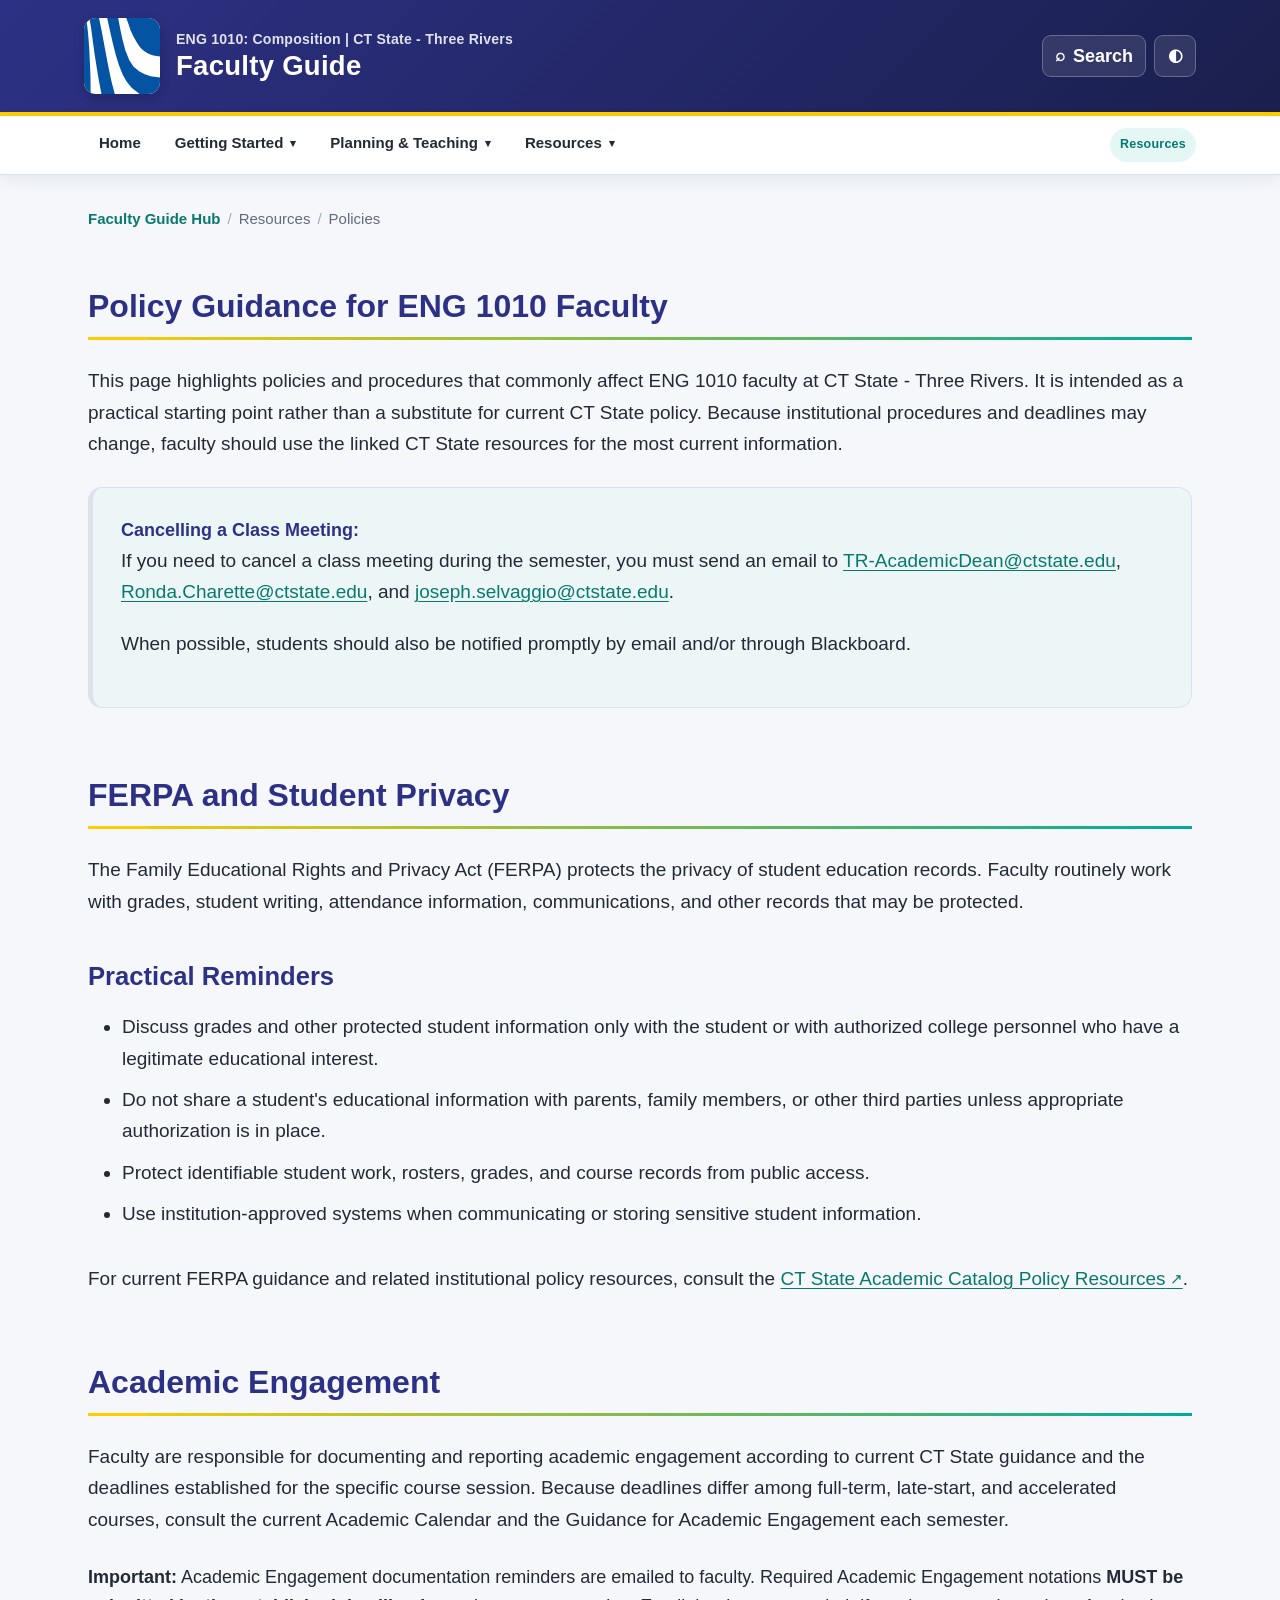
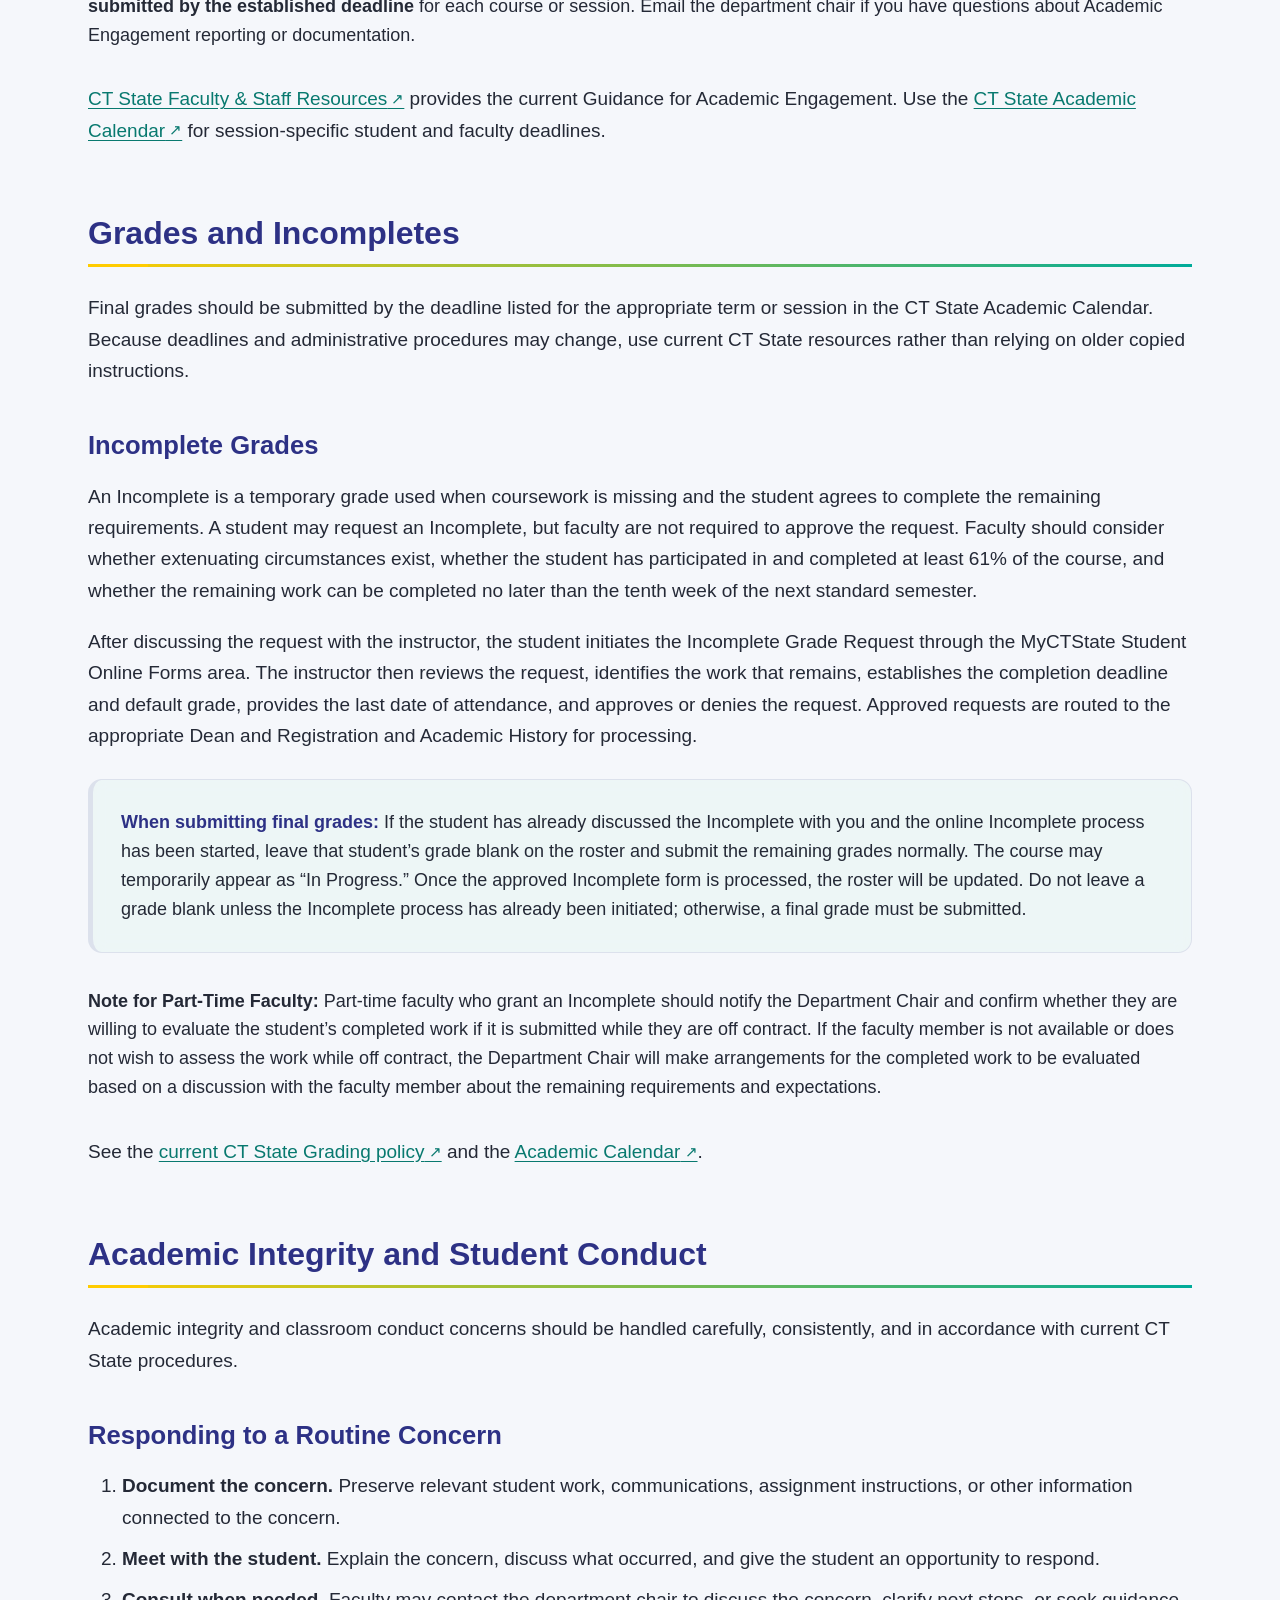
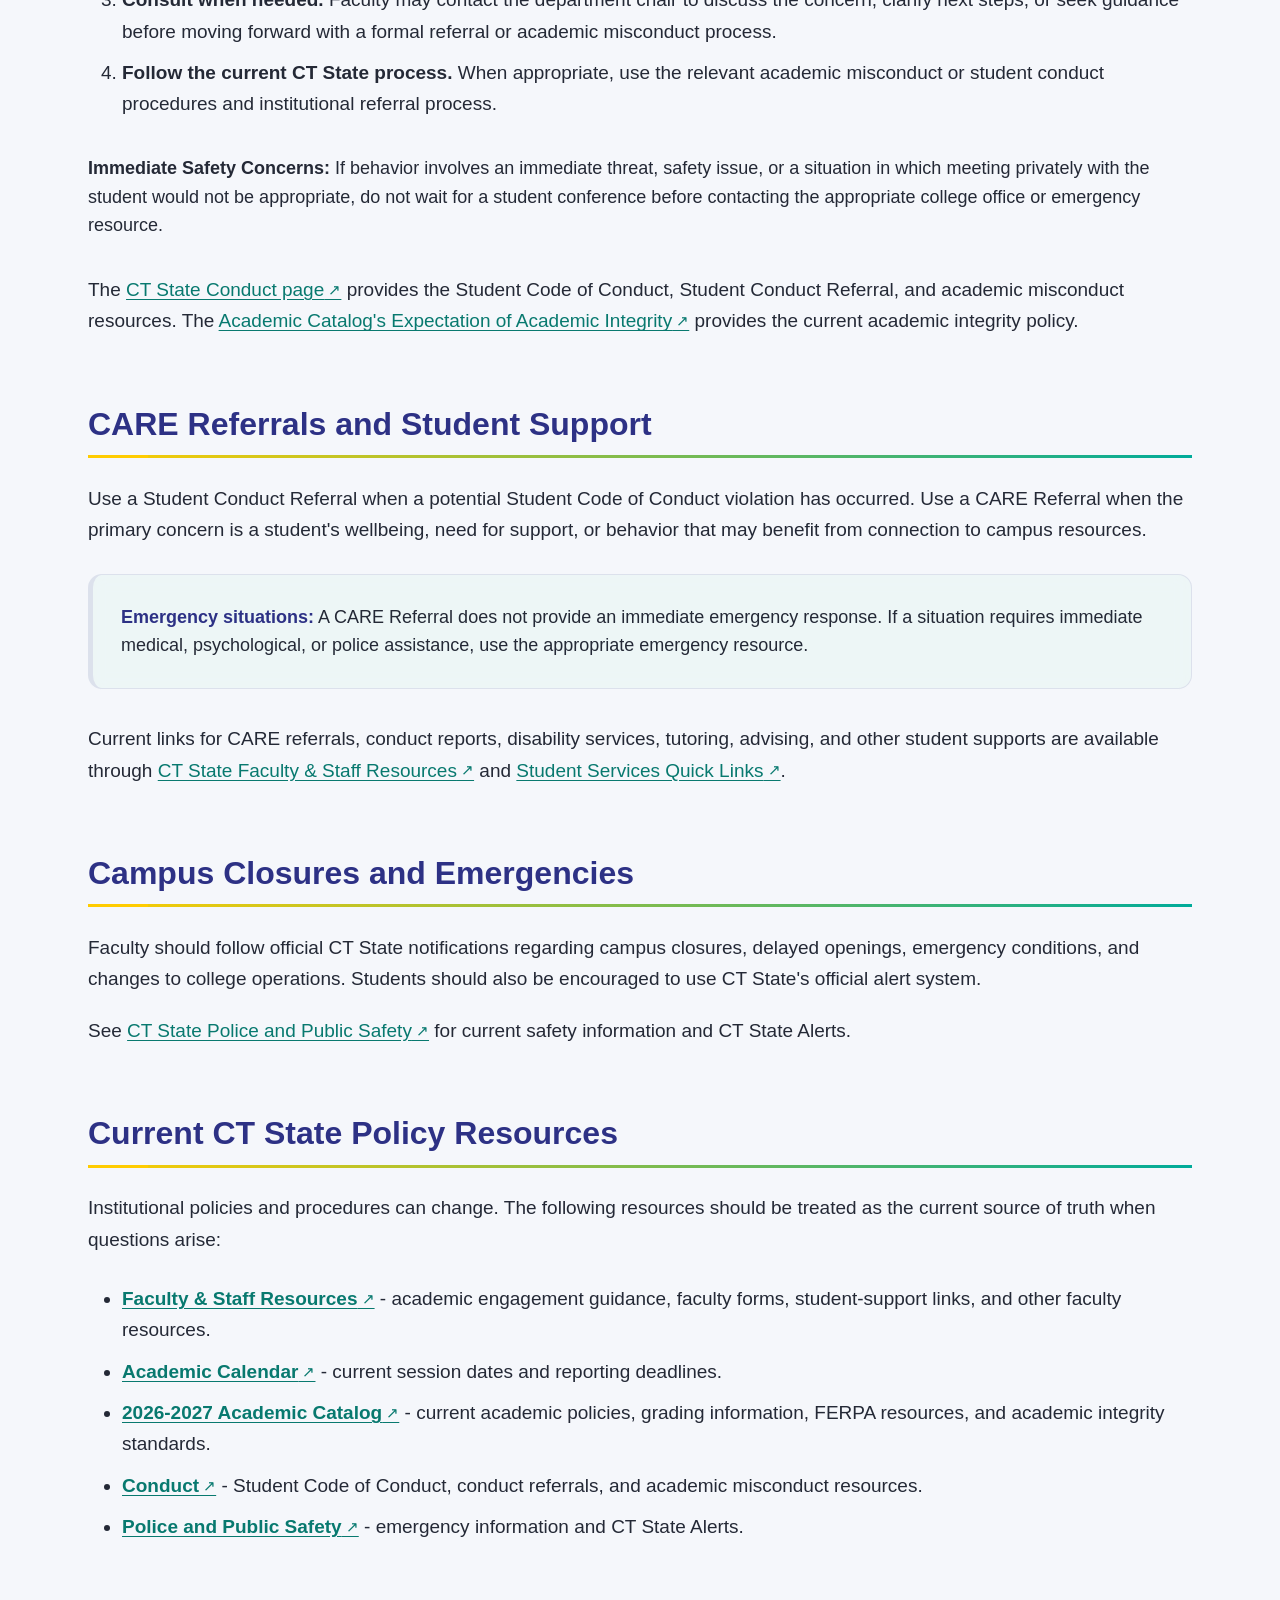
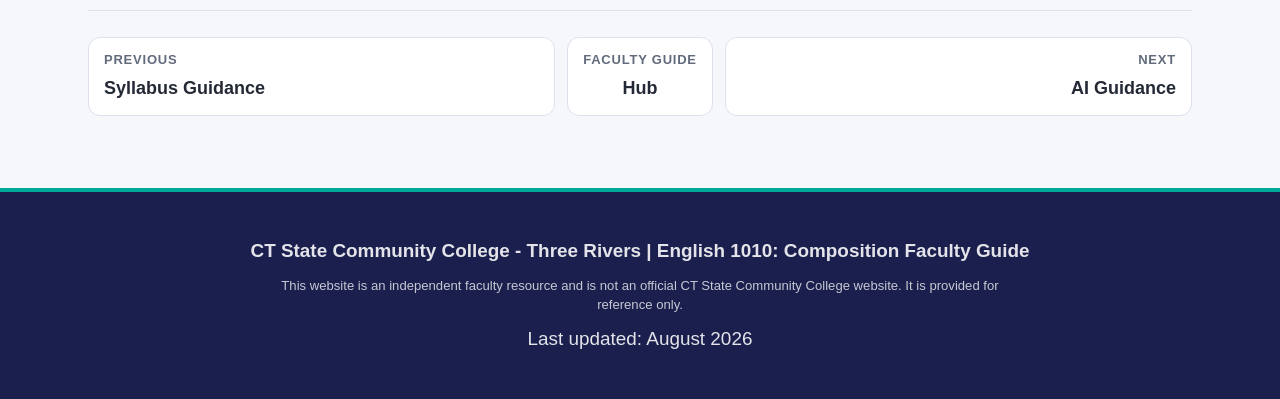
<file: policies.html>
<!DOCTYPE html>

<html lang="en">
<head>
<meta charset="utf-8"/>
<meta content="width=device-width, initial-scale=1.0" name="viewport"/>
<title>Policies &amp; Procedures - ENG 1010 Faculty Guide</title>
<style>
        * {
            margin: 0;
            padding: 0;
            box-sizing: border-box;
        }

        body {
            font-family: 'Helvetica Neue', Helvetica, Arial, sans-serif;
            line-height: 1.7;
            color: #333333;
            background: #f4f4f4;
            min-height: 100vh;
        }

        .container {
            max-width: 1200px;
            margin: 0 auto;
            background: white;
            box-shadow: 0 2px 12px rgba(0,0,0,0.08);
        }

        header {
            background: linear-gradient(135deg, #2D3185 0%, #1a1f4d 100%);
            color: white;
            padding: 60px 60px 50px 60px;
            border-bottom: 4px solid #FFCC00;
            display: flex;
            align-items: center;
            gap: 30px;
            position: relative;
            overflow: hidden;
        }

        header::before {
            content: '';
            position: absolute;
            top: 0;
            left: 0;
            right: 0;
            bottom: 0;
            background: linear-gradient(135deg, rgba(0, 171, 154, 0.1) 0%, rgba(255, 204, 0, 0.05) 100%);
            pointer-events: none;
        }

        .logo {
            flex-shrink: 0;
            background: rgba(255, 255, 255, 0.1);
            backdrop-filter: blur(10px);
            -webkit-backdrop-filter: blur(10px);
            border: 1px solid rgba(255, 255, 255, 0.2);
            border-radius: 12px;
            padding: 12px;
            box-shadow: 0 8px 32px rgba(0, 0, 0, 0.1);
        }

        .logo-placeholder {
            width: 80px;
            height: 80px;
            background: linear-gradient(135deg, #0057B8 0%, #003d82 100%);
            border-radius: 8px;
            display: flex;
            align-items: center;
            justify-content: center;
            font-size: 2em;
            font-weight: 700;
            color: white;
        }

        .header-content {
            max-width: 900px;
            flex-grow: 1;
            position: relative;
            z-index: 1;
        }

        h1 {
            font-size: 3.2em;
            font-weight: 700;
            margin-bottom: 12px;
            letter-spacing: 0.5px;
            text-transform: uppercase;
            text-shadow: 2px 2px 4px rgba(0, 0, 0, 0.2);
        }

        h1::after {
            content: '';
            display: block;
            width: 120px;
            height: 4px;
            background: #FFCC00;
            margin-top: 12px;
            border-radius: 2px;
        }

        .subtitle {
            font-size: 1.25em;
            color: white;
            font-weight: 300;
        }
        
        
        
        nav {
            background: rgba(45, 49, 133, 0.95);
            border-bottom: 3px solid #FFCC00;
            padding: 0;
        }

        .nav-container {
            max-width: 1200px;
            margin: 0 auto;
        }

        /* Main navigation row */
        .nav-main {
            display: flex;
            align-items: center;
            flex-wrap: wrap;
            padding: 0;
        }

        /* Home link */
        .nav-home {
            background: rgba(0, 171, 154, 0.2);
            border-right: 1px solid rgba(255,255,255,0.1);
        }

        /* All nav links */
        nav a {
            color: white;
            text-decoration: none;
            padding: 16px 20px;
            display: block;
            font-size: 0.9em;
            font-weight: 500;
            transition: background 0.3s;
            border-right: 1px solid rgba(255,255,255,0.1);
        }

        nav a:hover,
        nav a:focus {
            background: rgba(0, 171, 154, 0.3);
            outline: 2px solid #FFCC00;
            outline-offset: -2px;
        }

        nav a.active {
            background: rgba(0, 171, 154, 0.4);
            border-bottom: 3px solid #FFCC00;
            font-weight: 600;
        }

        /* Category sections - always visible */
        .nav-section {
            display: flex;
            flex-direction: column;
            border-right: 2px solid rgba(255,255,255,0.2);
        }

        .nav-section-header {
            background: rgba(0, 0, 0, 0.2);
            color: #FFCC00;
            padding: 10px 20px;
            font-size: 0.75em;
            font-weight: 700;
            text-transform: uppercase;
            letter-spacing: 0.5px;
            border-bottom: 1px solid rgba(255,255,255,0.1);
        }

        .nav-section-links {
            display: flex;
            flex-direction: column;
        }

        .nav-section-links a {
            border-right: none;
            border-bottom: 1px solid rgba(255,255,255,0.05);
            padding-left: 30px;
        }

        .nav-section-links a:last-child {
            border-bottom: none;
        }

        /* Mobile styles */
        @media (max-width: 968px) {
            .nav-main {
                flex-direction: column;
            }
            
            .nav-section {
                width: 100%;
                border-right: none;
                border-bottom: 2px solid rgba(255,255,255,0.2);
            }
            
            .nav-section-links {
                flex-direction: column;
            }
            
            nav a {
                border-right: none;
            }
        }

        @media (min-width: 969px) {
            .nav-main {
                flex-direction: row;
            }
            
            .nav-section {
                flex: 1;
            }
            
            .nav-section-links {
                flex-direction: row;
                flex-wrap: wrap;
            }
            
            .nav-section-links a {
                flex: 1 1 auto;
                min-width: 150px;
            }
        }

        

        

        

        

        

        

        

        

        .content {
            padding: 60px;
        }

        h2 {
            font-size: 2.2em;
            color: #2D3185;
            margin: 50px 0 20px 0;
            font-weight: 300;
            border-bottom: 3px solid transparent;
            border-image: linear-gradient(90deg, #FFCC00 0%, #00AB9A 100%);
            border-image-slice: 1;
            padding-bottom: 12px;
            position: relative;
        }

        h2::before {
            content: '';
            position: absolute;
            left: 0;
            bottom: -3px;
            width: 60px;
            height: 3px;
            background: #FFCC00;
        }

        h2:first-of-type {
            margin-top: 0;
        }

        h3 {
            font-size: 1.6em;
            color: #2D3185;
            margin: 35px 0 15px 0;
            font-weight: 400;
        }

        p {
            margin-bottom: 16px;
            font-size: 1.05em;
            line-height: 1.7;
            color: #333333;
        }

        .welcome-box {
            background: rgba(255, 255, 255, 0.8);
            backdrop-filter: blur(10px);
            -webkit-backdrop-filter: blur(10px);
            border-left: 5px solid #FFCC00;
            border: 1px solid rgba(255, 204, 0, 0.3);
            border-left: 5px solid #FFCC00;
            padding: 40px;
            margin: 35px 0;
            border-radius: 0.375rem;
            box-shadow: 0 8px 32px rgba(0, 0, 0, 0.08);
        }

        .welcome-box p {
            margin-bottom: 16px;
        }

        .signature {
            margin-top: 28px;
            font-style: italic;
            color: #666666;
            border-top: 1px solid rgba(255, 204, 0, 0.3);
            padding-top: 24px;
        }

        .info-box {
            background: rgba(232, 245, 243, 0.6);
            backdrop-filter: blur(8px);
            -webkit-backdrop-filter: blur(8px);
            border-left: 5px solid #00AB9A;
            border: 1px solid rgba(0, 171, 154, 0.2);
            border-left: 5px solid #00AB9A;
            padding: 28px;
            margin: 28px 0;
            border-radius: 0.375rem;
            box-shadow: 0 4px 16px rgba(0, 171, 154, 0.1);
        }

        .info-box strong {
            color: #2D3185;
            font-weight: 600;
        }

        .checklist {
            background: rgba(255, 255, 255, 0.9);
            backdrop-filter: blur(10px);
            -webkit-backdrop-filter: blur(10px);
            border: 2px solid rgba(255, 204, 0, 0.3);
            padding: 40px;
            margin: 35px 0;
            border-radius: 0.375rem;
            box-shadow: 0 8px 32px rgba(0, 0, 0, 0.08);
        }

        .checklist h3 {
            margin-top: 0;
            color: #2D3185;
            border-bottom: 3px solid #FFCC00;
            padding-bottom: 12px;
            margin-bottom: 24px;
            font-weight: 400;
        }

        .checklist ol {
            padding-left: 30px;
            margin-top: 20px;
        }

        .checklist li {
            padding: 14px 0;
            font-size: 1.05em;
            line-height: 1.7;
            border-bottom: 1px solid rgba(0, 0, 0, 0.05);
            color: #333333;
        }

        .checklist li:last-child {
            border-bottom: none;
        }

        .checklist a {
            color: #00AB9A;
            text-decoration: none;
            font-weight: 500;
            border-bottom: 1px solid transparent;
            transition: all 0.2s;
        }

        .checklist a:hover {
            border-bottom: 1px solid #FFCC00;
            color: #2D3185;
        }

        .contact-box {
            background: rgba(248, 249, 250, 0.8);
            backdrop-filter: blur(8px);
            -webkit-backdrop-filter: blur(8px);
            border: 1px solid rgba(0, 171, 154, 0.2);
            border-left: 5px solid #00AB9A;
            padding: 32px;
            margin: 28px 0;
            border-radius: 0.375rem;
            box-shadow: 0 4px 16px rgba(0, 171, 154, 0.08);
        }

        .contact-box h4 {
            color: #2D3185;
            margin-bottom: 16px;
            font-weight: 400;
            font-size: 1.4em;
        }

        .contact-box h4::before {
            content: '';
            display: inline-block;
            width: 4px;
            height: 20px;
            background: #FFCC00;
            margin-right: 10px;
            vertical-align: middle;
        }

        .contact-box p {
            margin: 10px 0;
        }

        .contact-box a {
            color: #00AB9A;
            text-decoration: none;
            font-weight: 500;
            border-bottom: 1px solid transparent;
            transition: all 0.2s;
        }

        .contact-box a:hover {
            border-bottom: 1px solid #FFCC00;
            color: #2D3185;
        }

        .next-steps-list {
            list-style: none;
            padding: 0;
            margin: 28px 0;
        }

        .next-steps-list li {
            background: rgba(248, 249, 250, 0.8);
            backdrop-filter: blur(8px);
            -webkit-backdrop-filter: blur(8px);
            padding: 18px 24px;
            margin: 14px 0;
            border-left: 4px solid #00AB9A;
            border-radius: 0.375rem;
            transition: all 0.3s;
            box-shadow: 0 2px 8px rgba(0, 0, 0, 0.05);
        }

        .next-steps-list li:hover {
            background: rgba(255, 204, 0, 0.1);
            border-left: 6px solid #FFCC00;
            box-shadow: 0 4px 16px rgba(255, 204, 0, 0.2);
            transform: translateX(4px);
        }

        .next-steps-list a {
            color: #2D3185;
            text-decoration: none;
            font-weight: 500;
            font-size: 1.05em;
        }

        .next-steps-list a:hover {
            color: #00AB9A;
        }

        footer {
            background: #2D3185;
            color: white;
            text-align: center;
            padding: 40px;
            border-top: 4px solid #00AB9A;
        }

        footer p {
            margin: 10px 0;
            line-height: 1.6;
            color: white;
        }

        footer p:first-child {
            font-weight: 600;
        }

        @media (max-width: 768px) {
        
        
        
        nav {
            background: rgba(45, 49, 133, 0.95);
            border-bottom: 3px solid #FFCC00;
            padding: 0;
        }

        .nav-container {
            max-width: 1200px;
            margin: 0 auto;
        }

        /* Main navigation row */
        .nav-main {
            display: flex;
            align-items: center;
            flex-wrap: wrap;
            padding: 0;
        }

        /* Home link */
        .nav-home {
            background: rgba(0, 171, 154, 0.2);
            border-right: 1px solid rgba(255,255,255,0.1);
        }

        /* All nav links */
        nav a {
            color: white;
            text-decoration: none;
            padding: 16px 20px;
            display: block;
            font-size: 0.9em;
            font-weight: 500;
            transition: background 0.3s;
            border-right: 1px solid rgba(255,255,255,0.1);
        }

        nav a:hover,
        nav a:focus {
            background: rgba(0, 171, 154, 0.3);
            outline: 2px solid #FFCC00;
            outline-offset: -2px;
        }

        nav a.active {
            background: rgba(0, 171, 154, 0.4);
            border-bottom: 3px solid #FFCC00;
            font-weight: 600;
        }

        /* Category sections - always visible */
        .nav-section {
            display: flex;
            flex-direction: column;
            border-right: 2px solid rgba(255,255,255,0.2);
        }

        .nav-section-header {
            background: rgba(0, 0, 0, 0.2);
            color: #FFCC00;
            padding: 10px 20px;
            font-size: 0.75em;
            font-weight: 700;
            text-transform: uppercase;
            letter-spacing: 0.5px;
            border-bottom: 1px solid rgba(255,255,255,0.1);
        }

        .nav-section-links {
            display: flex;
            flex-direction: column;
        }

        .nav-section-links a {
            border-right: none;
            border-bottom: 1px solid rgba(255,255,255,0.05);
            padding-left: 30px;
        }

        .nav-section-links a:last-child {
            border-bottom: none;
        }

        /* Mobile styles */
        @media (max-width: 968px) {
            .nav-main {
                flex-direction: column;
            }
            
            .nav-section {
                width: 100%;
                border-right: none;
                border-bottom: 2px solid rgba(255,255,255,0.2);
            }
            
            .nav-section-links {
                flex-direction: column;
            }
            
            nav a {
                border-right: none;
            }
        }

        @media (min-width: 969px) {
            .nav-main {
                flex-direction: row;
            }
            
            .nav-section {
                flex: 1;
            }
            
            .nav-section-links {
                flex-direction: row;
                flex-wrap: wrap;
            }
            
            .nav-section-links a {
                flex: 1 1 auto;
                min-width: 150px;
            }
        }
            .content {
                padding: 30px;
            }

            header {
                padding: 40px 30px;
                flex-direction: column;
                gap: 20px;
                text-align: center;
            }

            .logo-placeholder {
                width: 60px;
                height: 60px;
                font-size: 1.6em;
            }

            h1 {
                font-size: 2.4em;
            }

            h1::after {
                margin-left: auto;
                margin-right: auto;
            }

        .subtitle {
            font-size: 1.25em;
            color: white;
            font-weight: 300;
        }

            h2 {
                font-size: 1.8em;
            }

            

            .checklist, .welcome-box, .contact-box {
                padding: 25px;
            }
        }

        @media (max-width: 500px) {
            header {
                padding: 30px 20px;
            }

            .logo-placeholder {
                width: 50px;
                height: 50px;
                font-size: 1.4em;
            }
        
        
        
        nav {
            background: rgba(45, 49, 133, 0.95);
            border-bottom: 3px solid #FFCC00;
            padding: 0;
        }

        .nav-container {
            max-width: 1200px;
            margin: 0 auto;
        }

        /* Main navigation row */
        .nav-main {
            display: flex;
            align-items: center;
            flex-wrap: wrap;
            padding: 0;
        }

        /* Home link */
        .nav-home {
            background: rgba(0, 171, 154, 0.2);
            border-right: 1px solid rgba(255,255,255,0.1);
        }

        /* All nav links */
        nav a {
            color: white;
            text-decoration: none;
            padding: 16px 20px;
            display: block;
            font-size: 0.9em;
            font-weight: 500;
            transition: background 0.3s;
            border-right: 1px solid rgba(255,255,255,0.1);
        }

        nav a:hover,
        nav a:focus {
            background: rgba(0, 171, 154, 0.3);
            outline: 2px solid #FFCC00;
            outline-offset: -2px;
        }

        nav a.active {
            background: rgba(0, 171, 154, 0.4);
            border-bottom: 3px solid #FFCC00;
            font-weight: 600;
        }

        /* Category sections - always visible */
        .nav-section {
            display: flex;
            flex-direction: column;
            border-right: 2px solid rgba(255,255,255,0.2);
        }

        .nav-section-header {
            background: rgba(0, 0, 0, 0.2);
            color: #FFCC00;
            padding: 10px 20px;
            font-size: 0.75em;
            font-weight: 700;
            text-transform: uppercase;
            letter-spacing: 0.5px;
            border-bottom: 1px solid rgba(255,255,255,0.1);
        }

        .nav-section-links {
            display: flex;
            flex-direction: column;
        }

        .nav-section-links a {
            border-right: none;
            border-bottom: 1px solid rgba(255,255,255,0.05);
            padding-left: 30px;
        }

        .nav-section-links a:last-child {
            border-bottom: none;
        }

        /* Mobile styles */
        @media (max-width: 968px) {
            .nav-main {
                flex-direction: column;
            }
            
            .nav-section {
                width: 100%;
                border-right: none;
                border-bottom: 2px solid rgba(255,255,255,0.2);
            }
            
            .nav-section-links {
                flex-direction: column;
            }
            
            nav a {
                border-right: none;
            }
        }

        @media (min-width: 969px) {
            .nav-main {
                flex-direction: row;
            }
            
            .nav-section {
                flex: 1;
            }
            
            .nav-section-links {
                flex-direction: row;
                flex-wrap: wrap;
            }
            
            .nav-section-links a {
                flex: 1 1 auto;
                min-width: 150px;
            }
        }

            .content {
                padding: 20px;
            }

            h1 {
                font-size: 1.8em;
            }

            h2 {
                font-size: 1.5em;
            }

            
        }
    
        /* Accessibility: keyboard skip link */
        .skip-link { position: absolute; left: -9999px; top: 0; z-index: 10000; padding: 12px 16px; background: #ffffff; color: #1a1f4d; font-weight: 700; border: 3px solid #FFCC00; }
        .skip-link:focus { left: 16px; top: 16px; }


        /* Publication spacing for policy page */
        .content > .intro-section,
        .content > .section { margin-bottom: 68px; }
        .content > .section:last-child { margin-bottom: 0; }
        .content p { margin-bottom: 22px; }
        .content h2 { margin-bottom: 28px; }
        .content h3 { margin-top: 34px; margin-bottom: 18px; }
        .content .info-box,
        .content .policy-box,
        .content .alert-box,
        .content .checklist-box { margin-top: 28px; margin-bottom: 34px; }
        .content ul,
        .content ol { margin-top: 16px; margin-bottom: 20px; padding-left: 34px; }
        .content li { margin-bottom: 10px; line-height: 1.65; }
</style>
<style id="publication-spacing">
.content p, main p { margin-bottom: 20px; }
.content h2, main h2 { margin-top: 60px; margin-bottom: 24px; }
.content h3, main h3 { margin-top: 42px; margin-bottom: 18px; }
.info-box, .warning-box, .tip-box, .highlight-box, .resource-box, .contact-card, .checklist-box { margin-top: 30px; margin-bottom: 30px; }
</style><link href="assets/faculty-guide.css" rel="stylesheet"/><link href="assets/faculty-review.css" rel="stylesheet"/><script defer="defer" src="assets/faculty-guide.js"></script></head>
<body><a class="skip-link" href="#main-content">Skip to main content</a>
<div class="fg-masthead" role="banner">
<div class="fg-masthead-inner">
<a aria-label="ENG 1010 Faculty Guide Hub" class="fg-brand" href="index.html">
<img alt="" aria-hidden="true" class="fg-mark-image" src="assets/site-mark-photo.svg"/>
<span class="fg-brand-copy"><span class="fg-course-line">ENG 1010: Composition | CT State - Three Rivers</span><h1 class="fg-site-name">Faculty Guide</h1></span>
</a>
<div class="fg-actions">
<button aria-label="Search Faculty Guide" class="fg-icon-button" data-fg-search-open="" type="button"><span aria-hidden="true" class="fg-icon">⌕</span><span class="fg-action-label">Search</span></button>
<button aria-label="Use dark theme" class="fg-icon-button" data-fg-theme="" type="button"><span aria-hidden="true" class="fg-icon">◐</span></button>
<button aria-controls="faculty-guide-navigation" aria-expanded="false" class="fg-menu-button" data-fg-menu="" type="button"><span aria-hidden="true">☰</span><span>Menu</span></button>
</div>
</div>
</div>
<div class="fg-nav-wrap" id="faculty-guide-navigation">
<div aria-label="Faculty Guide" class="fg-nav" role="navigation">
<a class="fg-nav-home" href="index.html">Home</a>
<div class="fg-nav-group">
<button aria-expanded="false" data-fg-group-toggle="" type="button">Getting Started<span aria-hidden="true" class="fg-chevron">▾</span></button>
<div class="fg-dropdown"><a href="getting-started.html">Getting Started</a><a href="quick-start.html">Quick Start</a><a href="course-overview.html">Course Overview</a><a href="corequisite-model.html">Corequisite Model</a></div>
</div><div class="fg-nav-group">
<button aria-expanded="false" data-fg-group-toggle="" type="button">Planning &amp; Teaching<span aria-hidden="true" class="fg-chevron">▾</span></button>
<div class="fg-dropdown"><a href="module-guide.html">Course Planning Guide</a><a href="assignments.html">Assignments</a><a href="instructional-strategies.html">Teaching Strategies</a><a href="assessment.html">Assessment</a></div>
</div><div class="fg-nav-group">
<button aria-expanded="false" data-fg-group-toggle="" type="button">Resources<span aria-hidden="true" class="fg-chevron">▾</span></button>
<div class="fg-dropdown"><a href="syllabus-templates.html">Syllabus Guidance</a><a aria-current="page" href="policies.html">Policies</a><a href="ai-policy.html">AI Guidance</a><a href="faculty-support.html">Faculty Support</a></div>
</div>
<span class="fg-nav-spacer"></span>
<span class="fg-section-chip">Resources</span>
</div>
</div>
<div aria-hidden="true" class="fg-search-backdrop" data-fg-search-backdrop="">
<div aria-label="Search Faculty Guide" aria-modal="true" class="fg-search-dialog" role="dialog">
<div class="fg-search-head">
<input aria-label="Search Faculty Guide pages" class="fg-search-input" data-fg-search-input="" placeholder="Search pages and topics…" type="search"/>
<button aria-label="Close search" class="fg-search-close" data-fg-search-close="" type="button">×</button>
</div>
<div class="fg-search-results" data-fg-search-results=""></div>
</div>
</div>
<div class="container">
<div class="content" id="main-content"><div aria-label="Breadcrumb" class="fg-breadcrumb"><a href="index.html">Faculty Guide Hub</a><span aria-hidden="true" class="fg-breadcrumb-sep">/</span><span>Resources</span><span aria-hidden="true" class="fg-breadcrumb-sep">/</span><span>Policies</span></div>
<div class="intro-section">
<h2>Policy Guidance for ENG 1010 Faculty</h2>
<p>This page highlights policies and procedures that commonly affect ENG 1010 faculty at CT State - Three Rivers. It is intended as a practical starting point rather than a substitute for current CT State policy. Because institutional procedures and deadlines may change, faculty should use the linked CT State resources for the most current information.</p>
<div class="info-box">
<strong>Cancelling a Class Meeting:</strong>
<p>If you need to cancel a class meeting during the semester, you must send an email to <a href="mailto:TR-AcademicDean@ctstate.edu">TR-AcademicDean@ctstate.edu</a>, <a href="mailto:Ronda.Charette@ctstate.edu">Ronda.Charette@ctstate.edu</a>, and <a href="mailto:joseph.selvaggio@ctstate.edu">joseph.selvaggio@ctstate.edu</a>.</p>
<p>When possible, students should also be notified promptly by email and/or through Blackboard.</p>
</div>
</div>
<div class="section">
<h2>FERPA and Student Privacy</h2>
<p>The Family Educational Rights and Privacy Act (FERPA) protects the privacy of student education records. Faculty routinely work with grades, student writing, attendance information, communications, and other records that may be protected.</p>
<div class="policy-box">
<h3>Practical Reminders</h3>
<ul>
<li>Discuss grades and other protected student information only with the student or with authorized college personnel who have a legitimate educational interest.</li>
<li>Do not share a student's educational information with parents, family members, or other third parties unless appropriate authorization is in place.</li>
<li>Protect identifiable student work, rosters, grades, and course records from public access.</li>
<li>Use institution-approved systems when communicating or storing sensitive student information.</li>
</ul>
</div>
<p>For current FERPA guidance and related institutional policy resources, consult the <a href="https://catalog.ctstate.edu/policy-resources/" rel="noopener noreferrer" target="_blank">CT State Academic Catalog Policy Resources</a>.</p>
</div>
<div class="section">
<h2>Academic Engagement</h2>
<p>Faculty are responsible for documenting and reporting academic engagement according to current CT State guidance and the deadlines established for the specific course session. Because deadlines differ among full-term, late-start, and accelerated courses, consult the current Academic Calendar and the Guidance for Academic Engagement each semester.</p>
<div class="alert-box">
<strong>Important:</strong> Academic Engagement documentation reminders are emailed to faculty. Required Academic Engagement notations <strong>MUST be submitted by the established deadline</strong> for each course or session. Email the department chair if you have questions about Academic Engagement reporting or documentation.
  </div>
<p><a href="https://ctstate.edu/for-you/faculty-staff" rel="noopener noreferrer" target="_blank">CT State Faculty &amp; Staff Resources</a> provides the current Guidance for Academic Engagement. Use the <a href="https://ctstate.edu/academics/academic-calendar" rel="noopener noreferrer" target="_blank">CT State Academic Calendar</a> for session-specific student and faculty deadlines.</p>
</div>
<div class="section">
<h2>Grades and Incompletes</h2>
<p>Final grades should be submitted by the deadline listed for the appropriate term or session in the CT State Academic Calendar. Because deadlines and administrative procedures may change, use current CT State resources rather than relying on older copied instructions.</p>
<div class="policy-box"><h3>Incomplete Grades</h3><p>An Incomplete is a temporary grade used when coursework is missing and the student agrees to complete the remaining requirements. A student may request an Incomplete, but faculty are not required to approve the request. Faculty should consider whether extenuating circumstances exist, whether the student has participated in and completed at least 61% of the course, and whether the remaining work can be completed no later than the tenth week of the next standard semester.</p><p>After discussing the request with the instructor, the student initiates the Incomplete Grade Request through the MyCTState Student Online Forms area. The instructor then reviews the request, identifies the work that remains, establishes the completion deadline and default grade, provides the last date of attendance, and approves or denies the request. Approved requests are routed to the appropriate Dean and Registration and Academic History for processing.</p><div class="info-box"><strong>When submitting final grades:</strong> If the student has already discussed the Incomplete with you and the online Incomplete process has been started, leave that student’s grade blank on the roster and submit the remaining grades normally. The course may temporarily appear as “In Progress.” Once the approved Incomplete form is processed, the roster will be updated. Do not leave a grade blank unless the Incomplete process has already been initiated; otherwise, a final grade must be submitted.</div><div class="alert-box"><strong>Note for Part-Time Faculty:</strong> Part-time faculty who grant an Incomplete should notify the Department Chair and confirm whether they are willing to evaluate the student’s completed work if it is submitted while they are off contract. If the faculty member is not available or does not wish to assess the work while off contract, the Department Chair will make arrangements for the completed work to be evaluated based on a discussion with the faculty member about the remaining requirements and expectations.</div></div>
<p>See the <a href="https://catalog.ctstate.edu/academic-policies-procedures/grades-grade-points-/" rel="noopener noreferrer" target="_blank">current CT State Grading policy</a> and the <a href="https://ctstate.edu/academics/academic-calendar" rel="noopener noreferrer" target="_blank">Academic Calendar</a>.</p>
</div>
<div class="section">
<h2>Academic Integrity and Student Conduct</h2>
<p>Academic integrity and classroom conduct concerns should be handled carefully, consistently, and in accordance with current CT State procedures.</p>
<div class="policy-box">
<h3>Responding to a Routine Concern</h3>
<ol>
<li><strong>Document the concern.</strong> Preserve relevant student work, communications, assignment instructions, or other information connected to the concern.</li>
<li><strong>Meet with the student.</strong> Explain the concern, discuss what occurred, and give the student an opportunity to respond.</li>
<li><strong>Consult when needed.</strong> Faculty may contact the department chair to discuss the concern, clarify next steps, or seek guidance before moving forward with a formal referral or academic misconduct process.</li>
<li><strong>Follow the current CT State process.</strong> When appropriate, use the relevant academic misconduct or student conduct procedures and institutional referral process.</li>
</ol>
</div>
<div class="alert-box">
<strong>Immediate Safety Concerns:</strong> If behavior involves an immediate threat, safety issue, or a situation in which meeting privately with the student would not be appropriate, do not wait for a student conference before contacting the appropriate college office or emergency resource.
  </div>
<p>The <a href="https://ctstate.edu/conduct" rel="noopener noreferrer" target="_blank">CT State Conduct page</a> provides the Student Code of Conduct, Student Conduct Referral, and academic misconduct resources. The <a href="https://catalog.ctstate.edu/academic-policies-procedures/expectation-academic-integrity/" rel="noopener noreferrer" target="_blank">Academic Catalog's Expectation of Academic Integrity</a> provides the current academic integrity policy.</p>
</div>
<div class="section">
<h2>CARE Referrals and Student Support</h2>
<p>Use a Student Conduct Referral when a potential Student Code of Conduct violation has occurred. Use a CARE Referral when the primary concern is a student's wellbeing, need for support, or behavior that may benefit from connection to campus resources.</p>
<div class="info-box">
<strong>Emergency situations:</strong> A CARE Referral does not provide an immediate emergency response. If a situation requires immediate medical, psychological, or police assistance, use the appropriate emergency resource.
  </div>
<p>Current links for CARE referrals, conduct reports, disability services, tutoring, advising, and other student supports are available through <a href="https://ctstate.edu/for-you/faculty-staff" rel="noopener noreferrer" target="_blank">CT State Faculty &amp; Staff Resources</a> and <a href="https://ctstate.edu/ss-links" rel="noopener noreferrer" target="_blank">Student Services Quick Links</a>.</p>
</div>
<div class="section">
<h2>Campus Closures and Emergencies</h2>
<p>Faculty should follow official CT State notifications regarding campus closures, delayed openings, emergency conditions, and changes to college operations. Students should also be encouraged to use CT State's official alert system.</p>
<p>See <a href="https://ctstate.edu/safety" rel="noopener noreferrer" target="_blank">CT State Police and Public Safety</a> for current safety information and CT State Alerts.</p>
</div>
<div class="section">
<h2>Current CT State Policy Resources</h2>
<p>Institutional policies and procedures can change. The following resources should be treated as the current source of truth when questions arise:</p>
<div class="checklist-box">
<ul>
<li><a href="https://ctstate.edu/for-you/faculty-staff" rel="noopener noreferrer" target="_blank"><strong>Faculty &amp; Staff Resources</strong></a> - academic engagement guidance, faculty forms, student-support links, and other faculty resources.</li>
<li><a href="https://ctstate.edu/academics/academic-calendar" rel="noopener noreferrer" target="_blank"><strong>Academic Calendar</strong></a> - current session dates and reporting deadlines.</li>
<li><a href="https://catalog.ctstate.edu/" rel="noopener noreferrer" target="_blank"><strong>2026-2027 Academic Catalog</strong></a> - current academic policies, grading information, FERPA resources, and academic integrity standards.</li>
<li><a href="https://ctstate.edu/conduct" rel="noopener noreferrer" target="_blank"><strong>Conduct</strong></a> - Student Code of Conduct, conduct referrals, and academic misconduct resources.</li>
<li><a href="https://ctstate.edu/safety" rel="noopener noreferrer" target="_blank"><strong>Police and Public Safety</strong></a> - emergency information and CT State Alerts.</li>
</ul>
</div>
</div>
<div aria-label="Faculty Guide page navigation" class="fg-page-nav"><a class="fg-prev" href="syllabus-templates.html"><span class="fg-page-nav-label">Previous</span><span class="fg-page-nav-title">Syllabus Guidance</span></a><a class="fg-hub-link" href="index.html"><span class="fg-page-nav-label">Faculty Guide</span><span class="fg-page-nav-title">Hub</span></a><a class="fg-next" href="ai-policy.html"><span class="fg-page-nav-label">Next</span><span class="fg-page-nav-title">AI Guidance</span></a></div></div>
<footer class="site-footer"><p><strong>CT State Community College - Three Rivers | English 1010: Composition Faculty Guide</strong></p><p class="fg-footer-disclaimer">This website is an independent faculty resource and is not an official CT State Community College website. It is provided for reference only.</p><p>Last updated: August 2026</p></footer></div><button aria-label="Back to top" class="fg-back-top" data-fg-back-top="" type="button">↑</button></body></html>
</file>
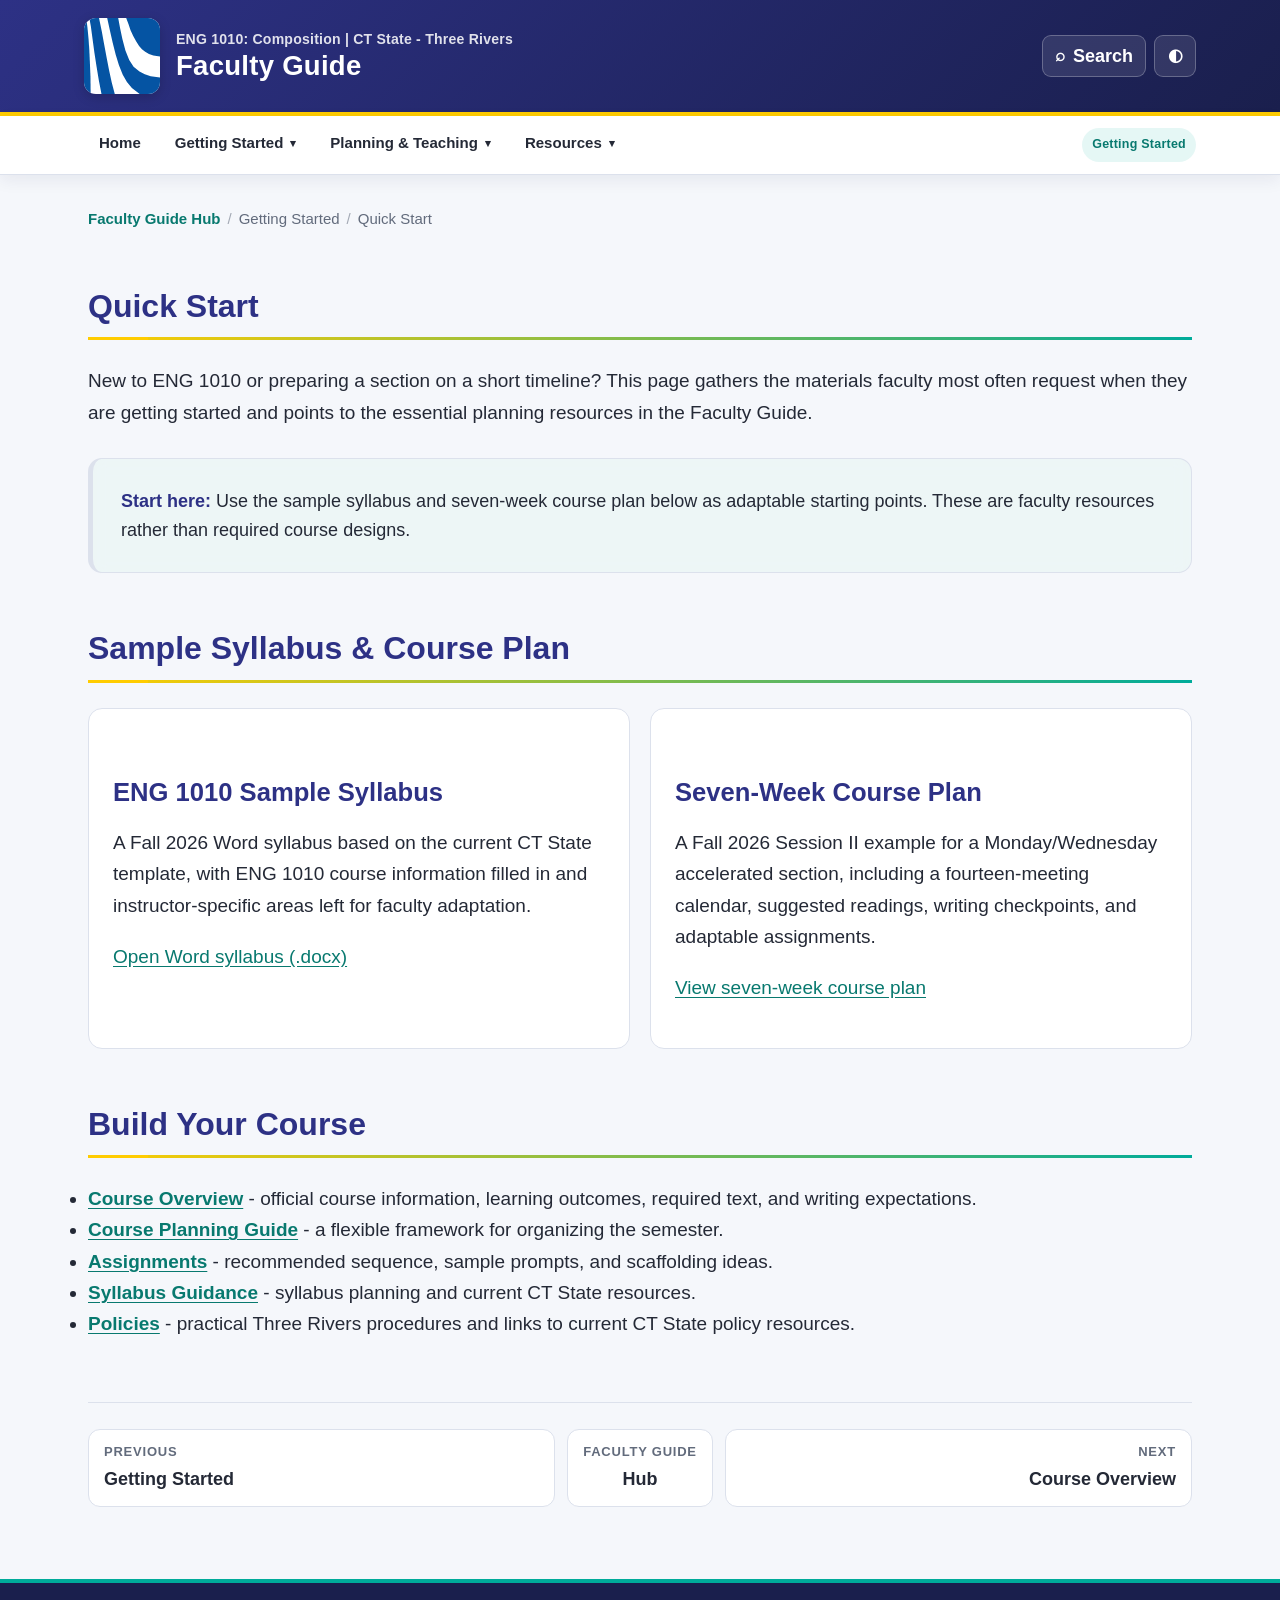
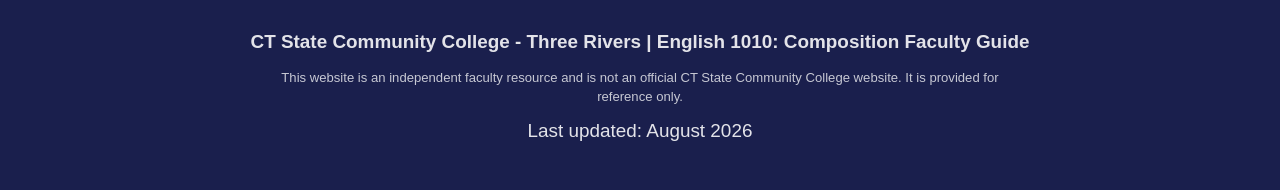
<file: quick-start.html>
<!DOCTYPE html>

<html lang="en">
<head>
<meta charset="utf-8"/>
<meta content="width=device-width, initial-scale=1.0" name="viewport"/>
<title>Quick Start | ENG 1010 Faculty Guide</title>
<style>
        * {
            margin: 0;
            padding: 0;
            box-sizing: border-box;
        }

        body {
            font-family: 'Helvetica Neue', Helvetica, Arial, sans-serif;
            line-height: 1.7;
            color: #333333;
            background: #f4f4f4;
            min-height: 100vh;
        }

        .container {
            max-width: 1200px;
            margin: 0 auto;
            background: white;
            box-shadow: 0 2px 12px rgba(0,0,0,0.08);
        }

        header {
            background: linear-gradient(135deg, #2D3185 0%, #1a1f4d 100%);
            color: white;
            padding: 60px 60px 50px 60px;
            border-bottom: 4px solid #FFCC00;
            display: flex;
            align-items: center;
            gap: 30px;
            position: relative;
            overflow: hidden;
        }

        header::before {
            content: '';
            position: absolute;
            top: 0;
            left: 0;
            right: 0;
            bottom: 0;
            background: linear-gradient(135deg, rgba(0, 171, 154, 0.1) 0%, rgba(255, 204, 0, 0.05) 100%);
            pointer-events: none;
        }

        .logo {
            flex-shrink: 0;
            background: rgba(255, 255, 255, 0.1);
            backdrop-filter: blur(10px);
            -webkit-backdrop-filter: blur(10px);
            border: 1px solid rgba(255, 255, 255, 0.2);
            border-radius: 12px;
            padding: 12px;
            box-shadow: 0 8px 32px rgba(0, 0, 0, 0.1);
        }

        .logo-placeholder {
            width: 80px;
            height: 80px;
            background: linear-gradient(135deg, #0057B8 0%, #003d82 100%);
            border-radius: 8px;
            display: flex;
            align-items: center;
            justify-content: center;
            font-size: 2em;
            font-weight: 700;
            color: white;
        }

        .header-content {
            max-width: 900px;
            flex-grow: 1;
            position: relative;
            z-index: 1;
        }

        h1 {
            font-size: 3.2em;
            font-weight: 700;
            margin-bottom: 12px;
            letter-spacing: 0.5px;
            text-transform: uppercase;
            text-shadow: 2px 2px 4px rgba(0, 0, 0, 0.2);
        }

        h1::after {
            content: '';
            display: block;
            width: 120px;
            height: 4px;
            background: #FFCC00;
            margin-top: 12px;
            border-radius: 2px;
        }

        .subtitle {
            font-size: 1.25em;
            color: white;
            font-weight: 300;
        }
        
        
        
        nav {
            background: rgba(45, 49, 133, 0.95);
            border-bottom: 3px solid #FFCC00;
            padding: 0;
        }

        .nav-container {
            max-width: 1200px;
            margin: 0 auto;
        }

        /* Main navigation row */
        .nav-main {
            display: flex;
            align-items: center;
            flex-wrap: wrap;
            padding: 0;
        }

        /* Home link */
        .nav-home {
            background: rgba(0, 171, 154, 0.2);
            border-right: 1px solid rgba(255,255,255,0.1);
        }

        /* All nav links */
        nav a {
            color: white;
            text-decoration: none;
            padding: 16px 20px;
            display: block;
            font-size: 0.9em;
            font-weight: 500;
            transition: background 0.3s;
            border-right: 1px solid rgba(255,255,255,0.1);
        }

        nav a:hover,
        nav a:focus {
            background: rgba(0, 171, 154, 0.3);
            outline: 2px solid #FFCC00;
            outline-offset: -2px;
        }

        nav a.active {
            background: rgba(0, 171, 154, 0.4);
            border-bottom: 3px solid #FFCC00;
            font-weight: 600;
        }

        /* Category sections - always visible */
        .nav-section {
            display: flex;
            flex-direction: column;
            border-right: 2px solid rgba(255,255,255,0.2);
        }

        .nav-section-header {
            background: rgba(0, 0, 0, 0.2);
            color: #FFCC00;
            padding: 10px 20px;
            font-size: 0.75em;
            font-weight: 700;
            text-transform: uppercase;
            letter-spacing: 0.5px;
            border-bottom: 1px solid rgba(255,255,255,0.1);
        }

        .nav-section-links {
            display: flex;
            flex-direction: column;
        }

        .nav-section-links a {
            border-right: none;
            border-bottom: 1px solid rgba(255,255,255,0.05);
            padding-left: 30px;
        }

        .nav-section-links a:last-child {
            border-bottom: none;
        }

        /* Mobile styles */
        @media (max-width: 968px) {
            .nav-main {
                flex-direction: column;
            }
            
            .nav-section {
                width: 100%;
                border-right: none;
                border-bottom: 2px solid rgba(255,255,255,0.2);
            }
            
            .nav-section-links {
                flex-direction: column;
            }
            
            nav a {
                border-right: none;
            }
        }

        @media (min-width: 969px) {
            .nav-main {
                flex-direction: row;
            }
            
            .nav-section {
                flex: 1;
            }
            
            .nav-section-links {
                flex-direction: row;
                flex-wrap: wrap;
            }
            
            .nav-section-links a {
                flex: 1 1 auto;
                min-width: 150px;
            }
        }

        

        

        

        

        

        

        

        

        .content {
            padding: 60px;
        }

        h2 {
            font-size: 2.2em;
            color: #2D3185;
            margin: 50px 0 20px 0;
            font-weight: 300;
            border-bottom: 3px solid transparent;
            border-image: linear-gradient(90deg, #FFCC00 0%, #00AB9A 100%);
            border-image-slice: 1;
            padding-bottom: 12px;
            position: relative;
        }

        h2::before {
            content: '';
            position: absolute;
            left: 0;
            bottom: -3px;
            width: 60px;
            height: 3px;
            background: #FFCC00;
        }

        h2:first-of-type {
            margin-top: 0;
        }

        h3 {
            font-size: 1.6em;
            color: #2D3185;
            margin: 35px 0 15px 0;
            font-weight: 400;
        }

        p {
            margin-bottom: 16px;
            font-size: 1.05em;
            line-height: 1.7;
            color: #333333;
        }

        .welcome-box {
            background: rgba(255, 255, 255, 0.8);
            backdrop-filter: blur(10px);
            -webkit-backdrop-filter: blur(10px);
            border-left: 5px solid #FFCC00;
            border: 1px solid rgba(255, 204, 0, 0.3);
            border-left: 5px solid #FFCC00;
            padding: 40px;
            margin: 35px 0;
            border-radius: 0.375rem;
            box-shadow: 0 8px 32px rgba(0, 0, 0, 0.08);
        }

        .welcome-box p {
            margin-bottom: 16px;
        }

        .signature {
            margin-top: 28px;
            font-style: italic;
            color: #666666;
            border-top: 1px solid rgba(255, 204, 0, 0.3);
            padding-top: 24px;
        }

        .info-box {
            background: rgba(232, 245, 243, 0.6);
            backdrop-filter: blur(8px);
            -webkit-backdrop-filter: blur(8px);
            border-left: 5px solid #00AB9A;
            border: 1px solid rgba(0, 171, 154, 0.2);
            border-left: 5px solid #00AB9A;
            padding: 28px;
            margin: 28px 0;
            border-radius: 0.375rem;
            box-shadow: 0 4px 16px rgba(0, 171, 154, 0.1);
        }

        .info-box strong {
            color: #2D3185;
            font-weight: 600;
        }

        .checklist {
            background: rgba(255, 255, 255, 0.9);
            backdrop-filter: blur(10px);
            -webkit-backdrop-filter: blur(10px);
            border: 2px solid rgba(255, 204, 0, 0.3);
            padding: 40px;
            margin: 35px 0;
            border-radius: 0.375rem;
            box-shadow: 0 8px 32px rgba(0, 0, 0, 0.08);
        }

        .checklist h3 {
            margin-top: 0;
            color: #2D3185;
            border-bottom: 3px solid #FFCC00;
            padding-bottom: 12px;
            margin-bottom: 24px;
            font-weight: 400;
        }

        .checklist ol {
            padding-left: 30px;
            margin-top: 20px;
        }

        .checklist li {
            padding: 14px 0;
            font-size: 1.05em;
            line-height: 1.7;
            border-bottom: 1px solid rgba(0, 0, 0, 0.05);
            color: #333333;
        }

        .checklist li:last-child {
            border-bottom: none;
        }

        .checklist a {
            color: #00AB9A;
            text-decoration: none;
            font-weight: 500;
            border-bottom: 1px solid transparent;
            transition: all 0.2s;
        }

        .checklist a:hover {
            border-bottom: 1px solid #FFCC00;
            color: #2D3185;
        }

        .contact-box {
            background: rgba(248, 249, 250, 0.8);
            backdrop-filter: blur(8px);
            -webkit-backdrop-filter: blur(8px);
            border: 1px solid rgba(0, 171, 154, 0.2);
            border-left: 5px solid #00AB9A;
            padding: 32px;
            margin: 28px 0;
            border-radius: 0.375rem;
            box-shadow: 0 4px 16px rgba(0, 171, 154, 0.08);
        }

        .contact-box h4 {
            color: #2D3185;
            margin-bottom: 16px;
            font-weight: 400;
            font-size: 1.4em;
        }

        .contact-box h4::before {
            content: '';
            display: inline-block;
            width: 4px;
            height: 20px;
            background: #FFCC00;
            margin-right: 10px;
            vertical-align: middle;
        }

        .contact-box p {
            margin: 10px 0;
        }

        .contact-box a {
            color: #00AB9A;
            text-decoration: none;
            font-weight: 500;
            border-bottom: 1px solid transparent;
            transition: all 0.2s;
        }

        .contact-box a:hover {
            border-bottom: 1px solid #FFCC00;
            color: #2D3185;
        }

        .next-steps-list {
            list-style: none;
            padding: 0;
            margin: 28px 0;
        }

        .next-steps-list li {
            background: rgba(248, 249, 250, 0.8);
            backdrop-filter: blur(8px);
            -webkit-backdrop-filter: blur(8px);
            padding: 18px 24px;
            margin: 14px 0;
            border-left: 4px solid #00AB9A;
            border-radius: 0.375rem;
            transition: all 0.3s;
            box-shadow: 0 2px 8px rgba(0, 0, 0, 0.05);
        }

        .next-steps-list li:hover {
            background: rgba(255, 204, 0, 0.1);
            border-left: 6px solid #FFCC00;
            box-shadow: 0 4px 16px rgba(255, 204, 0, 0.2);
            transform: translateX(4px);
        }

        .next-steps-list a {
            color: #2D3185;
            text-decoration: none;
            font-weight: 500;
            font-size: 1.05em;
        }

        .next-steps-list a:hover {
            color: #00AB9A;
        }

        footer {
            background: #2D3185;
            color: white;
            text-align: center;
            padding: 40px;
            border-top: 4px solid #00AB9A;
        }

        footer p {
            margin: 10px 0;
            line-height: 1.6;
            color: white;
        }

        footer p:first-child {
            font-weight: 600;
        }

        @media (max-width: 768px) {
        
        
        
        nav {
            background: rgba(45, 49, 133, 0.95);
            border-bottom: 3px solid #FFCC00;
            padding: 0;
        }

        .nav-container {
            max-width: 1200px;
            margin: 0 auto;
        }

        /* Main navigation row */
        .nav-main {
            display: flex;
            align-items: center;
            flex-wrap: wrap;
            padding: 0;
        }

        /* Home link */
        .nav-home {
            background: rgba(0, 171, 154, 0.2);
            border-right: 1px solid rgba(255,255,255,0.1);
        }

        /* All nav links */
        nav a {
            color: white;
            text-decoration: none;
            padding: 16px 20px;
            display: block;
            font-size: 0.9em;
            font-weight: 500;
            transition: background 0.3s;
            border-right: 1px solid rgba(255,255,255,0.1);
        }

        nav a:hover,
        nav a:focus {
            background: rgba(0, 171, 154, 0.3);
            outline: 2px solid #FFCC00;
            outline-offset: -2px;
        }

        nav a.active {
            background: rgba(0, 171, 154, 0.4);
            border-bottom: 3px solid #FFCC00;
            font-weight: 600;
        }

        /* Category sections - always visible */
        .nav-section {
            display: flex;
            flex-direction: column;
            border-right: 2px solid rgba(255,255,255,0.2);
        }

        .nav-section-header {
            background: rgba(0, 0, 0, 0.2);
            color: #FFCC00;
            padding: 10px 20px;
            font-size: 0.75em;
            font-weight: 700;
            text-transform: uppercase;
            letter-spacing: 0.5px;
            border-bottom: 1px solid rgba(255,255,255,0.1);
        }

        .nav-section-links {
            display: flex;
            flex-direction: column;
        }

        .nav-section-links a {
            border-right: none;
            border-bottom: 1px solid rgba(255,255,255,0.05);
            padding-left: 30px;
        }

        .nav-section-links a:last-child {
            border-bottom: none;
        }

        /* Mobile styles */
        @media (max-width: 968px) {
            .nav-main {
                flex-direction: column;
            }
            
            .nav-section {
                width: 100%;
                border-right: none;
                border-bottom: 2px solid rgba(255,255,255,0.2);
            }
            
            .nav-section-links {
                flex-direction: column;
            }
            
            nav a {
                border-right: none;
            }
        }

        @media (min-width: 969px) {
            .nav-main {
                flex-direction: row;
            }
            
            .nav-section {
                flex: 1;
            }
            
            .nav-section-links {
                flex-direction: row;
                flex-wrap: wrap;
            }
            
            .nav-section-links a {
                flex: 1 1 auto;
                min-width: 150px;
            }
        }
            .content {
                padding: 30px;
            }

            header {
                padding: 40px 30px;
                flex-direction: column;
                gap: 20px;
                text-align: center;
            }

            .logo-placeholder {
                width: 60px;
                height: 60px;
                font-size: 1.6em;
            }

            h1 {
                font-size: 2.4em;
            }

            h1::after {
                margin-left: auto;
                margin-right: auto;
            }

        .subtitle {
            font-size: 1.25em;
            color: white;
            font-weight: 300;
        }

            h2 {
                font-size: 1.8em;
            }

            

            .checklist, .welcome-box, .contact-box {
                padding: 25px;
            }
        }

        @media (max-width: 500px) {
            header {
                padding: 30px 20px;
            }

            .logo-placeholder {
                width: 50px;
                height: 50px;
                font-size: 1.4em;
            }
        
        
        
        nav {
            background: rgba(45, 49, 133, 0.95);
            border-bottom: 3px solid #FFCC00;
            padding: 0;
        }

        .nav-container {
            max-width: 1200px;
            margin: 0 auto;
        }

        /* Main navigation row */
        .nav-main {
            display: flex;
            align-items: center;
            flex-wrap: wrap;
            padding: 0;
        }

        /* Home link */
        .nav-home {
            background: rgba(0, 171, 154, 0.2);
            border-right: 1px solid rgba(255,255,255,0.1);
        }

        /* All nav links */
        nav a {
            color: white;
            text-decoration: none;
            padding: 16px 20px;
            display: block;
            font-size: 0.9em;
            font-weight: 500;
            transition: background 0.3s;
            border-right: 1px solid rgba(255,255,255,0.1);
        }

        nav a:hover,
        nav a:focus {
            background: rgba(0, 171, 154, 0.3);
            outline: 2px solid #FFCC00;
            outline-offset: -2px;
        }

        nav a.active {
            background: rgba(0, 171, 154, 0.4);
            border-bottom: 3px solid #FFCC00;
            font-weight: 600;
        }

        /* Category sections - always visible */
        .nav-section {
            display: flex;
            flex-direction: column;
            border-right: 2px solid rgba(255,255,255,0.2);
        }

        .nav-section-header {
            background: rgba(0, 0, 0, 0.2);
            color: #FFCC00;
            padding: 10px 20px;
            font-size: 0.75em;
            font-weight: 700;
            text-transform: uppercase;
            letter-spacing: 0.5px;
            border-bottom: 1px solid rgba(255,255,255,0.1);
        }

        .nav-section-links {
            display: flex;
            flex-direction: column;
        }

        .nav-section-links a {
            border-right: none;
            border-bottom: 1px solid rgba(255,255,255,0.05);
            padding-left: 30px;
        }

        .nav-section-links a:last-child {
            border-bottom: none;
        }

        /* Mobile styles */
        @media (max-width: 968px) {
            .nav-main {
                flex-direction: column;
            }
            
            .nav-section {
                width: 100%;
                border-right: none;
                border-bottom: 2px solid rgba(255,255,255,0.2);
            }
            
            .nav-section-links {
                flex-direction: column;
            }
            
            nav a {
                border-right: none;
            }
        }

        @media (min-width: 969px) {
            .nav-main {
                flex-direction: row;
            }
            
            .nav-section {
                flex: 1;
            }
            
            .nav-section-links {
                flex-direction: row;
                flex-wrap: wrap;
            }
            
            .nav-section-links a {
                flex: 1 1 auto;
                min-width: 150px;
            }
        }

            .content {
                padding: 20px;
            }

            h1 {
                font-size: 1.8em;
            }

            h2 {
                font-size: 1.5em;
            }

            
        }
    
        /* Accessibility: keyboard skip link */
        .skip-link { position: absolute; left: -9999px; top: 0; z-index: 10000; padding: 12px 16px; background: #ffffff; color: #1a1f4d; font-weight: 700; border: 3px solid #FFCC00; }
        .skip-link:focus { left: 16px; top: 16px; }
</style>
<style id="publication-spacing">
.content p, main p { margin-bottom: 20px; }
.content h2, main h2 { margin-top: 60px; margin-bottom: 24px; }
.content h3, main h3 { margin-top: 42px; margin-bottom: 18px; }
.info-box, .warning-box, .tip-box, .highlight-box, .resource-box, .contact-card, .checklist-box { margin-top: 30px; margin-bottom: 30px; }
</style><link href="assets/faculty-guide.css" rel="stylesheet"/><link href="assets/faculty-review.css" rel="stylesheet"/><script defer="defer" src="assets/faculty-guide.js"></script></head>
<body><a class="skip-link" href="#main-content">Skip to main content</a>
<div class="fg-masthead" role="banner">
<div class="fg-masthead-inner">
<a aria-label="ENG 1010 Faculty Guide Hub" class="fg-brand" href="index.html">
<img alt="" aria-hidden="true" class="fg-mark-image" src="assets/site-mark-photo.svg"/>
<span class="fg-brand-copy"><span class="fg-course-line">ENG 1010: Composition | CT State - Three Rivers</span><h1 class="fg-site-name">Faculty Guide</h1></span>
</a>
<div class="fg-actions">
<button aria-label="Search Faculty Guide" class="fg-icon-button" data-fg-search-open="" type="button"><span aria-hidden="true" class="fg-icon">⌕</span><span class="fg-action-label">Search</span></button>
<button aria-label="Use dark theme" class="fg-icon-button" data-fg-theme="" type="button"><span aria-hidden="true" class="fg-icon">◐</span></button>
<button aria-controls="faculty-guide-navigation" aria-expanded="false" class="fg-menu-button" data-fg-menu="" type="button"><span aria-hidden="true">☰</span><span>Menu</span></button>
</div>
</div>
</div>
<div class="fg-nav-wrap" id="faculty-guide-navigation">
<div aria-label="Faculty Guide" class="fg-nav" role="navigation">
<a class="fg-nav-home" href="index.html">Home</a>
<div class="fg-nav-group">
<button aria-expanded="false" data-fg-group-toggle="" type="button">Getting Started<span aria-hidden="true" class="fg-chevron">▾</span></button>
<div class="fg-dropdown"><a href="getting-started.html">Getting Started</a><a aria-current="page" href="quick-start.html">Quick Start</a><a href="course-overview.html">Course Overview</a><a href="corequisite-model.html">Corequisite Model</a></div>
</div><div class="fg-nav-group">
<button aria-expanded="false" data-fg-group-toggle="" type="button">Planning &amp; Teaching<span aria-hidden="true" class="fg-chevron">▾</span></button>
<div class="fg-dropdown"><a href="module-guide.html">Course Planning Guide</a><a href="assignments.html">Assignments</a><a href="instructional-strategies.html">Teaching Strategies</a><a href="assessment.html">Assessment</a></div>
</div><div class="fg-nav-group">
<button aria-expanded="false" data-fg-group-toggle="" type="button">Resources<span aria-hidden="true" class="fg-chevron">▾</span></button>
<div class="fg-dropdown"><a href="syllabus-templates.html">Syllabus Guidance</a><a href="policies.html">Policies</a><a href="ai-policy.html">AI Guidance</a><a href="faculty-support.html">Faculty Support</a></div>
</div>
<span class="fg-nav-spacer"></span>
<span class="fg-section-chip">Getting Started</span>
</div>
</div>
<div aria-hidden="true" class="fg-search-backdrop" data-fg-search-backdrop="">
<div aria-label="Search Faculty Guide" aria-modal="true" class="fg-search-dialog" role="dialog">
<div class="fg-search-head">
<input aria-label="Search Faculty Guide pages" class="fg-search-input" data-fg-search-input="" placeholder="Search pages and topics…" type="search"/>
<button aria-label="Close search" class="fg-search-close" data-fg-search-close="" type="button">×</button>
</div>
<div class="fg-search-results" data-fg-search-results=""></div>
</div>
</div>
<div class="container">
<div class="content" id="main-content">
<div aria-label="Breadcrumb" class="fg-breadcrumb"><a href="index.html">Faculty Guide Hub</a><span aria-hidden="true" class="fg-breadcrumb-sep">/</span><span>Getting Started</span><span aria-hidden="true" class="fg-breadcrumb-sep">/</span><span>Quick Start</span></div>
<section class="intro-section"><h2>Quick Start</h2><p>New to ENG 1010 or preparing a section on a short timeline? This page gathers the materials faculty most often request when they are getting started and points to the essential planning resources in the Faculty Guide.</p><div class="info-box"><strong>Start here:</strong> Use the sample syllabus and seven-week course plan below as adaptable starting points. These are faculty resources rather than required course designs.</div></section>
<section class="section"><h2>Sample Syllabus &amp; Course Plan</h2><div class="fg-quickstart-grid"><div class="fg-quickstart-card"><h3>ENG 1010 Sample Syllabus</h3><p>A Fall 2026 Word syllabus based on the current CT State template, with ENG 1010 course information filled in and instructor-specific areas left for faculty adaptation.</p><p><a class="btn" href="downloads/ENG1010_Sample_Syllabus_Fall_2026.docx" target="_blank" rel="noopener">Open Word syllabus (.docx)</a></p></div><div class="fg-quickstart-card"><h3>Seven-Week Course Plan</h3><p>A Fall 2026 Session II example for a Monday/Wednesday accelerated section, including a fourteen-meeting calendar, suggested readings, writing checkpoints, and adaptable assignments.</p><p><a class="btn" href="resources/ENG1010_7-Week_Course_Plan.html" target="_blank" rel="noopener">View seven-week course plan</a></p></div></div></section>
<section class="section"><h2>Build Your Course</h2><div class="checklist-box"><ul><li><a href="course-overview.html"><strong>Course Overview</strong></a> - official course information, learning outcomes, required text, and writing expectations.</li><li><a href="module-guide.html"><strong>Course Planning Guide</strong></a> - a flexible framework for organizing the semester.</li><li><a href="assignments.html"><strong>Assignments</strong></a> - recommended sequence, sample prompts, and scaffolding ideas.</li><li><a href="syllabus-templates.html"><strong>Syllabus Guidance</strong></a> - syllabus planning and current CT State resources.</li><li><a href="policies.html"><strong>Policies</strong></a> - practical Three Rivers procedures and links to current CT State policy resources.</li></ul></div></section>
<div aria-label="Faculty Guide page navigation" class="fg-page-nav"><a class="fg-prev" href="getting-started.html"><span class="fg-page-nav-label">Previous</span><span class="fg-page-nav-title">Getting Started</span></a><a class="fg-hub-link" href="index.html"><span class="fg-page-nav-label">Faculty Guide</span><span class="fg-page-nav-title">Hub</span></a><a class="fg-next" href="course-overview.html"><span class="fg-page-nav-label">Next</span><span class="fg-page-nav-title">Course Overview</span></a></div>
</div>
<footer class="site-footer"><p><strong>CT State Community College - Three Rivers | English 1010: Composition Faculty Guide</strong></p><p class="fg-footer-disclaimer">This website is an independent faculty resource and is not an official CT State Community College website. It is provided for reference only.</p><p>Last updated: August 2026</p></footer>
</div>
<button aria-label="Back to top" class="fg-back-top" data-fg-back-top="" type="button">↑</button></body>
</html>
</file>
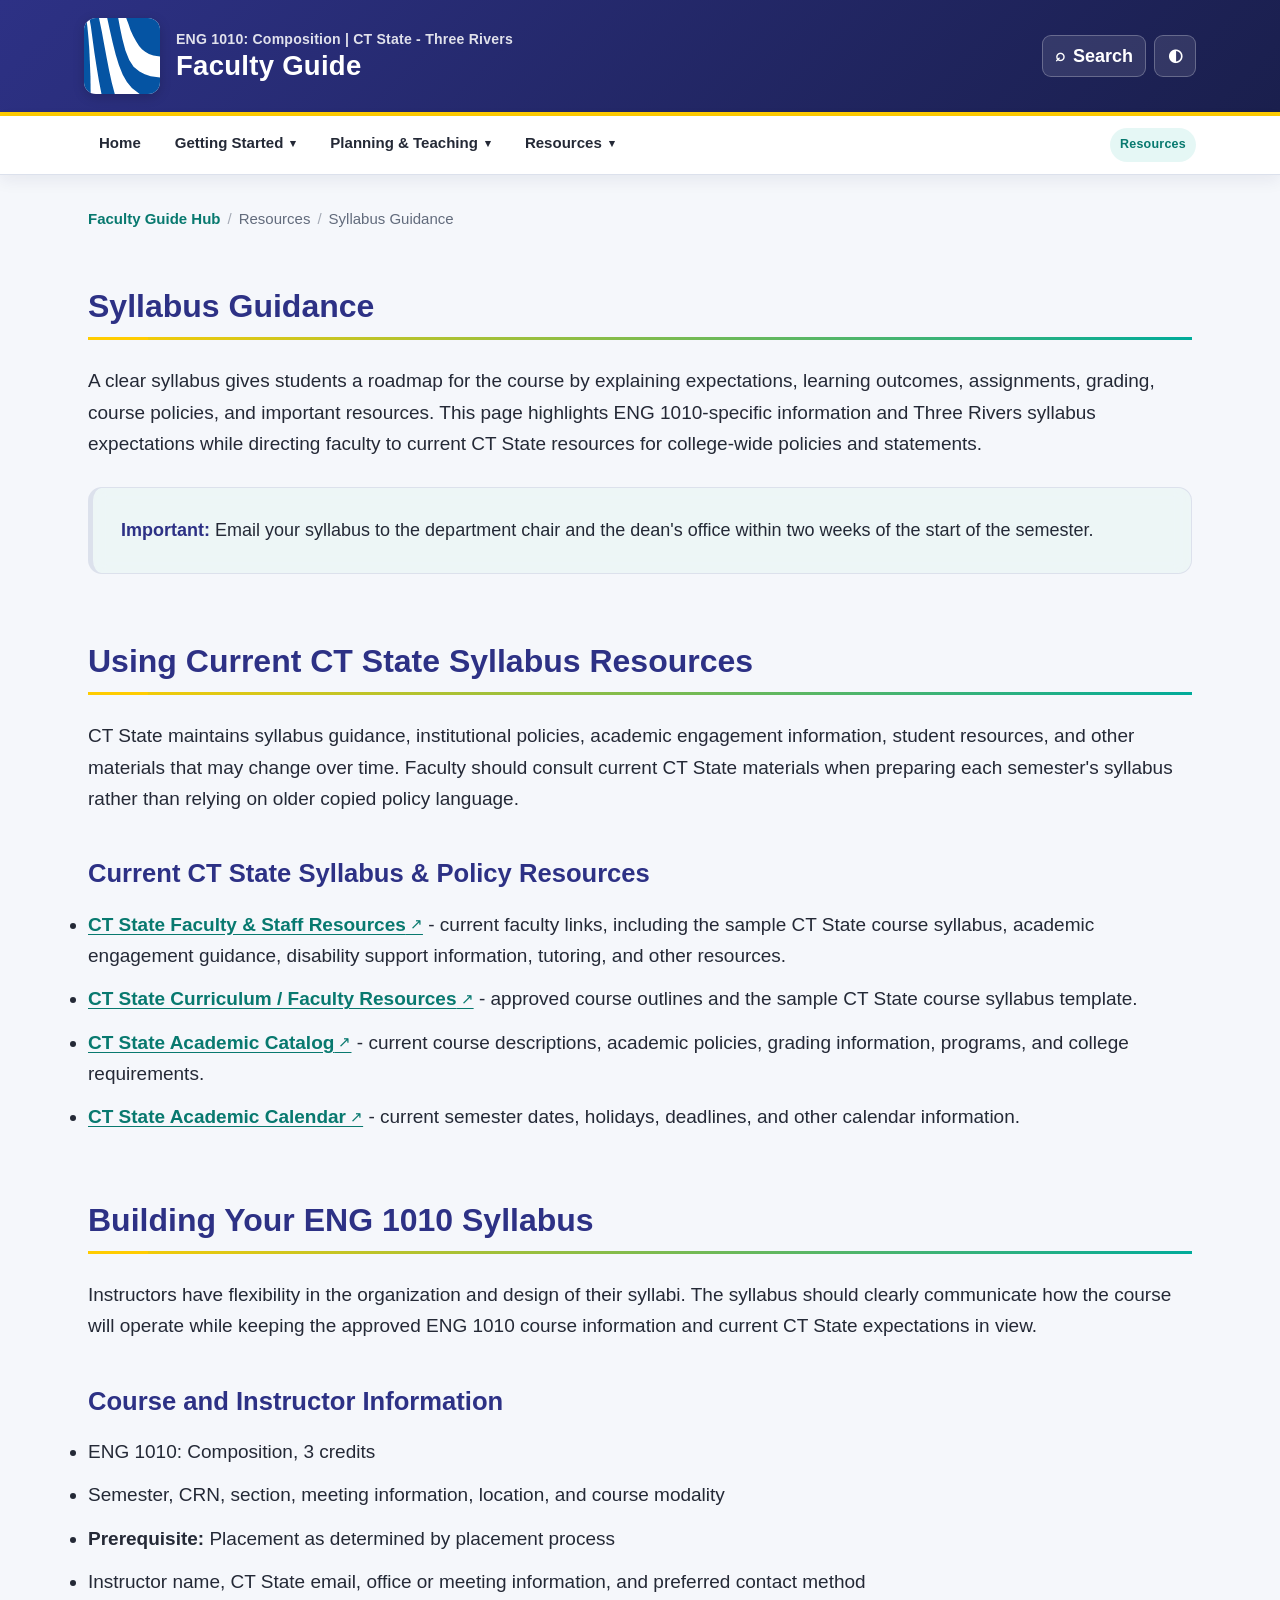
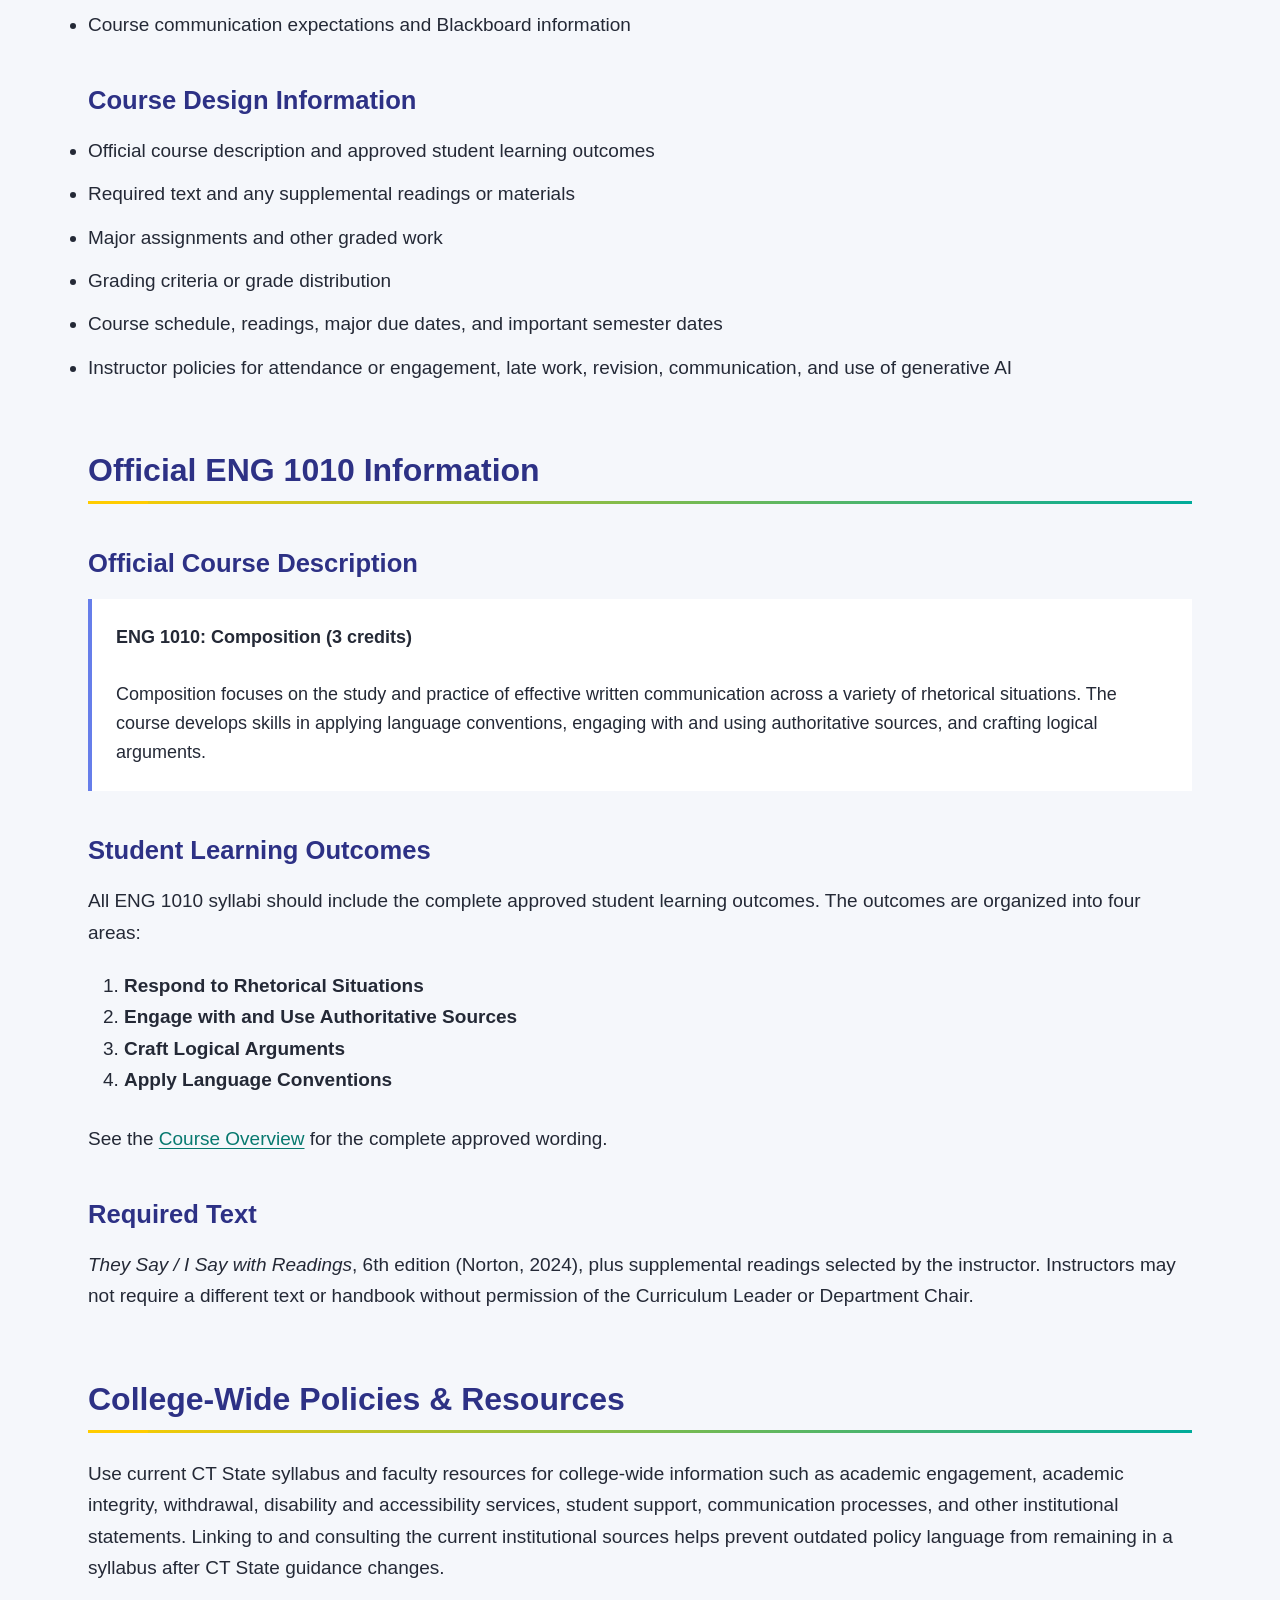
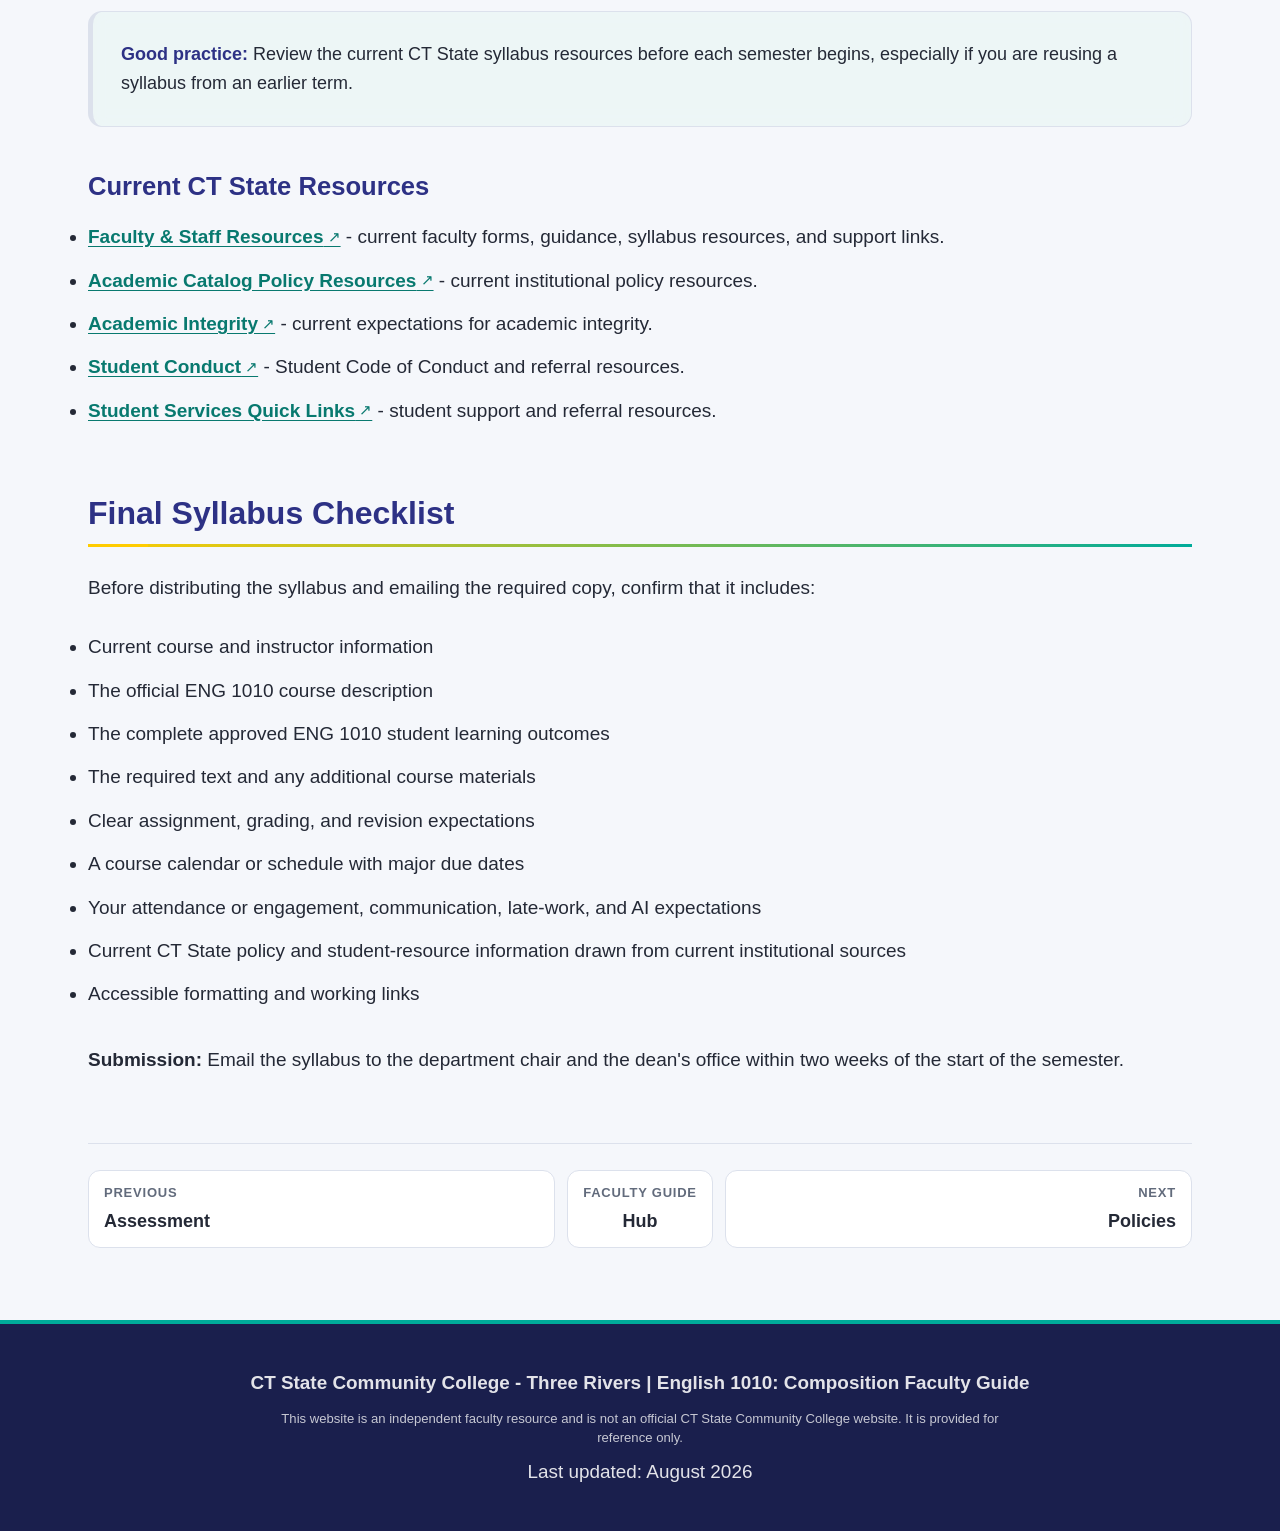
<file: syllabus-templates.html>
<!DOCTYPE html>

<html lang="en">
<head>
<meta charset="utf-8"/>
<meta content="width=device-width, initial-scale=1.0" name="viewport"/>
<title>Syllabus Templates - ENG 1010 Faculty Guide</title>
<style>
        * {
            margin: 0;
            padding: 0;
            box-sizing: border-box;
        }

        body {
            font-family: 'Helvetica Neue', Helvetica, Arial, sans-serif;
            line-height: 1.7;
            color: #333333;
            background: #f4f4f4;
            min-height: 100vh;
        }

        .container {
            max-width: 1200px;
            margin: 0 auto;
            background: white;
            box-shadow: 0 2px 12px rgba(0,0,0,0.08);
        }

        header {
            background: linear-gradient(135deg, #2D3185 0%, #1a1f4d 100%);
            color: white;
            padding: 60px 60px 50px 60px;
            border-bottom: 4px solid #FFCC00;
            display: flex;
            align-items: center;
            gap: 30px;
            position: relative;
            overflow: hidden;
        }

        header::before {
            content: '';
            position: absolute;
            top: 0;
            left: 0;
            right: 0;
            bottom: 0;
            background: linear-gradient(135deg, rgba(0, 171, 154, 0.1) 0%, rgba(255, 204, 0, 0.05) 100%);
            pointer-events: none;
        }

        .logo {
            flex-shrink: 0;
            background: rgba(255, 255, 255, 0.1);
            backdrop-filter: blur(10px);
            -webkit-backdrop-filter: blur(10px);
            border: 1px solid rgba(255, 255, 255, 0.2);
            border-radius: 12px;
            padding: 12px;
            box-shadow: 0 8px 32px rgba(0, 0, 0, 0.1);
        }

        .logo-placeholder {
            width: 80px;
            height: 80px;
            background: linear-gradient(135deg, #0057B8 0%, #003d82 100%);
            border-radius: 8px;
            display: flex;
            align-items: center;
            justify-content: center;
            font-size: 2em;
            font-weight: 700;
            color: white;
        }

        .header-content {
            max-width: 900px;
            flex-grow: 1;
            position: relative;
            z-index: 1;
        }

        h1 {
            font-size: 3.2em;
            font-weight: 700;
            margin-bottom: 12px;
            letter-spacing: 0.5px;
            text-transform: uppercase;
            text-shadow: 2px 2px 4px rgba(0, 0, 0, 0.2);
        }

        h1::after {
            content: '';
            display: block;
            width: 120px;
            height: 4px;
            background: #FFCC00;
            margin-top: 12px;
            border-radius: 2px;
        }

        .subtitle {
            font-size: 1.25em;
            color: white;
            font-weight: 300;
        }
        
        
        
        nav {
            background: rgba(45, 49, 133, 0.95);
            border-bottom: 3px solid #FFCC00;
            padding: 0;
        }

        .nav-container {
            max-width: 1200px;
            margin: 0 auto;
        }

        /* Main navigation row */
        .nav-main {
            display: flex;
            align-items: center;
            flex-wrap: wrap;
            padding: 0;
        }

        /* Home link */
        .nav-home {
            background: rgba(0, 171, 154, 0.2);
            border-right: 1px solid rgba(255,255,255,0.1);
        }

        /* All nav links */
        nav a {
            color: white;
            text-decoration: none;
            padding: 16px 20px;
            display: block;
            font-size: 0.9em;
            font-weight: 500;
            transition: background 0.3s;
            border-right: 1px solid rgba(255,255,255,0.1);
        }

        nav a:hover,
        nav a:focus {
            background: rgba(0, 171, 154, 0.3);
            outline: 2px solid #FFCC00;
            outline-offset: -2px;
        }

        nav a.active {
            background: rgba(0, 171, 154, 0.4);
            border-bottom: 3px solid #FFCC00;
            font-weight: 600;
        }

        /* Category sections - always visible */
        .nav-section {
            display: flex;
            flex-direction: column;
            border-right: 2px solid rgba(255,255,255,0.2);
        }

        .nav-section-header {
            background: rgba(0, 0, 0, 0.2);
            color: #FFCC00;
            padding: 10px 20px;
            font-size: 0.75em;
            font-weight: 700;
            text-transform: uppercase;
            letter-spacing: 0.5px;
            border-bottom: 1px solid rgba(255,255,255,0.1);
        }

        .nav-section-links {
            display: flex;
            flex-direction: column;
        }

        .nav-section-links a {
            border-right: none;
            border-bottom: 1px solid rgba(255,255,255,0.05);
            padding-left: 30px;
        }

        .nav-section-links a:last-child {
            border-bottom: none;
        }

        /* Mobile styles */
        @media (max-width: 968px) {
            .nav-main {
                flex-direction: column;
            }
            
            .nav-section {
                width: 100%;
                border-right: none;
                border-bottom: 2px solid rgba(255,255,255,0.2);
            }
            
            .nav-section-links {
                flex-direction: column;
            }
            
            nav a {
                border-right: none;
            }
        }

        @media (min-width: 969px) {
            .nav-main {
                flex-direction: row;
            }
            
            .nav-section {
                flex: 1;
            }
            
            .nav-section-links {
                flex-direction: row;
                flex-wrap: wrap;
            }
            
            .nav-section-links a {
                flex: 1 1 auto;
                min-width: 150px;
            }
        }

        

        

        

        

        

        

        

        

        .content {
            padding: 60px;
        }

        h2 {
            font-size: 2.2em;
            color: #2D3185;
            margin: 50px 0 20px 0;
            font-weight: 300;
            border-bottom: 3px solid transparent;
            border-image: linear-gradient(90deg, #FFCC00 0%, #00AB9A 100%);
            border-image-slice: 1;
            padding-bottom: 12px;
            position: relative;
        }

        h2::before {
            content: '';
            position: absolute;
            left: 0;
            bottom: -3px;
            width: 60px;
            height: 3px;
            background: #FFCC00;
        }

        h2:first-of-type {
            margin-top: 0;
        }

        h3 {
            font-size: 1.6em;
            color: #2D3185;
            margin: 35px 0 15px 0;
            font-weight: 400;
        }

        p {
            margin-bottom: 16px;
            font-size: 1.05em;
            line-height: 1.7;
            color: #333333;
        }

        .welcome-box {
            background: rgba(255, 255, 255, 0.8);
            backdrop-filter: blur(10px);
            -webkit-backdrop-filter: blur(10px);
            border-left: 5px solid #FFCC00;
            border: 1px solid rgba(255, 204, 0, 0.3);
            border-left: 5px solid #FFCC00;
            padding: 40px;
            margin: 35px 0;
            border-radius: 0.375rem;
            box-shadow: 0 8px 32px rgba(0, 0, 0, 0.08);
        }

        .welcome-box p {
            margin-bottom: 16px;
        }

        .signature {
            margin-top: 28px;
            font-style: italic;
            color: #666666;
            border-top: 1px solid rgba(255, 204, 0, 0.3);
            padding-top: 24px;
        }

        .info-box {
            background: rgba(232, 245, 243, 0.6);
            backdrop-filter: blur(8px);
            -webkit-backdrop-filter: blur(8px);
            border-left: 5px solid #00AB9A;
            border: 1px solid rgba(0, 171, 154, 0.2);
            border-left: 5px solid #00AB9A;
            padding: 28px;
            margin: 28px 0;
            border-radius: 0.375rem;
            box-shadow: 0 4px 16px rgba(0, 171, 154, 0.1);
        }

        .info-box strong {
            color: #2D3185;
            font-weight: 600;
        }

        .checklist {
            background: rgba(255, 255, 255, 0.9);
            backdrop-filter: blur(10px);
            -webkit-backdrop-filter: blur(10px);
            border: 2px solid rgba(255, 204, 0, 0.3);
            padding: 40px;
            margin: 35px 0;
            border-radius: 0.375rem;
            box-shadow: 0 8px 32px rgba(0, 0, 0, 0.08);
        }

        .checklist h3 {
            margin-top: 0;
            color: #2D3185;
            border-bottom: 3px solid #FFCC00;
            padding-bottom: 12px;
            margin-bottom: 24px;
            font-weight: 400;
        }

        .checklist ol {
            padding-left: 30px;
            margin-top: 20px;
        }

        .checklist li {
            padding: 14px 0;
            font-size: 1.05em;
            line-height: 1.7;
            border-bottom: 1px solid rgba(0, 0, 0, 0.05);
            color: #333333;
        }

        .checklist li:last-child {
            border-bottom: none;
        }

        .checklist a {
            color: #00AB9A;
            text-decoration: none;
            font-weight: 500;
            border-bottom: 1px solid transparent;
            transition: all 0.2s;
        }

        .checklist a:hover {
            border-bottom: 1px solid #FFCC00;
            color: #2D3185;
        }

        .contact-box {
            background: rgba(248, 249, 250, 0.8);
            backdrop-filter: blur(8px);
            -webkit-backdrop-filter: blur(8px);
            border: 1px solid rgba(0, 171, 154, 0.2);
            border-left: 5px solid #00AB9A;
            padding: 32px;
            margin: 28px 0;
            border-radius: 0.375rem;
            box-shadow: 0 4px 16px rgba(0, 171, 154, 0.08);
        }

        .contact-box h4 {
            color: #2D3185;
            margin-bottom: 16px;
            font-weight: 400;
            font-size: 1.4em;
        }

        .contact-box h4::before {
            content: '';
            display: inline-block;
            width: 4px;
            height: 20px;
            background: #FFCC00;
            margin-right: 10px;
            vertical-align: middle;
        }

        .contact-box p {
            margin: 10px 0;
        }

        .contact-box a {
            color: #00AB9A;
            text-decoration: none;
            font-weight: 500;
            border-bottom: 1px solid transparent;
            transition: all 0.2s;
        }

        .contact-box a:hover {
            border-bottom: 1px solid #FFCC00;
            color: #2D3185;
        }

        .next-steps-list {
            list-style: none;
            padding: 0;
            margin: 28px 0;
        }

        .next-steps-list li {
            background: rgba(248, 249, 250, 0.8);
            backdrop-filter: blur(8px);
            -webkit-backdrop-filter: blur(8px);
            padding: 18px 24px;
            margin: 14px 0;
            border-left: 4px solid #00AB9A;
            border-radius: 0.375rem;
            transition: all 0.3s;
            box-shadow: 0 2px 8px rgba(0, 0, 0, 0.05);
        }

        .next-steps-list li:hover {
            background: rgba(255, 204, 0, 0.1);
            border-left: 6px solid #FFCC00;
            box-shadow: 0 4px 16px rgba(255, 204, 0, 0.2);
            transform: translateX(4px);
        }

        .next-steps-list a {
            color: #2D3185;
            text-decoration: none;
            font-weight: 500;
            font-size: 1.05em;
        }

        .next-steps-list a:hover {
            color: #00AB9A;
        }

        footer {
            background: #2D3185;
            color: white;
            text-align: center;
            padding: 40px;
            border-top: 4px solid #00AB9A;
        }

        footer p {
            margin: 10px 0;
            line-height: 1.6;
            color: white;
        }

        footer p:first-child {
            font-weight: 600;
        }

        @media (max-width: 768px) {
        
        
        
        nav {
            background: rgba(45, 49, 133, 0.95);
            border-bottom: 3px solid #FFCC00;
            padding: 0;
        }

        .nav-container {
            max-width: 1200px;
            margin: 0 auto;
        }

        /* Main navigation row */
        .nav-main {
            display: flex;
            align-items: center;
            flex-wrap: wrap;
            padding: 0;
        }

        /* Home link */
        .nav-home {
            background: rgba(0, 171, 154, 0.2);
            border-right: 1px solid rgba(255,255,255,0.1);
        }

        /* All nav links */
        nav a {
            color: white;
            text-decoration: none;
            padding: 16px 20px;
            display: block;
            font-size: 0.9em;
            font-weight: 500;
            transition: background 0.3s;
            border-right: 1px solid rgba(255,255,255,0.1);
        }

        nav a:hover,
        nav a:focus {
            background: rgba(0, 171, 154, 0.3);
            outline: 2px solid #FFCC00;
            outline-offset: -2px;
        }

        nav a.active {
            background: rgba(0, 171, 154, 0.4);
            border-bottom: 3px solid #FFCC00;
            font-weight: 600;
        }

        /* Category sections - always visible */
        .nav-section {
            display: flex;
            flex-direction: column;
            border-right: 2px solid rgba(255,255,255,0.2);
        }

        .nav-section-header {
            background: rgba(0, 0, 0, 0.2);
            color: #FFCC00;
            padding: 10px 20px;
            font-size: 0.75em;
            font-weight: 700;
            text-transform: uppercase;
            letter-spacing: 0.5px;
            border-bottom: 1px solid rgba(255,255,255,0.1);
        }

        .nav-section-links {
            display: flex;
            flex-direction: column;
        }

        .nav-section-links a {
            border-right: none;
            border-bottom: 1px solid rgba(255,255,255,0.05);
            padding-left: 30px;
        }

        .nav-section-links a:last-child {
            border-bottom: none;
        }

        /* Mobile styles */
        @media (max-width: 968px) {
            .nav-main {
                flex-direction: column;
            }
            
            .nav-section {
                width: 100%;
                border-right: none;
                border-bottom: 2px solid rgba(255,255,255,0.2);
            }
            
            .nav-section-links {
                flex-direction: column;
            }
            
            nav a {
                border-right: none;
            }
        }

        @media (min-width: 969px) {
            .nav-main {
                flex-direction: row;
            }
            
            .nav-section {
                flex: 1;
            }
            
            .nav-section-links {
                flex-direction: row;
                flex-wrap: wrap;
            }
            
            .nav-section-links a {
                flex: 1 1 auto;
                min-width: 150px;
            }
        }
            .content {
                padding: 30px;
            }

            header {
                padding: 40px 30px;
                flex-direction: column;
                gap: 20px;
                text-align: center;
            }

            .logo-placeholder {
                width: 60px;
                height: 60px;
                font-size: 1.6em;
            }

            h1 {
                font-size: 2.4em;
            }

            h1::after {
                margin-left: auto;
                margin-right: auto;
            }

        .subtitle {
            font-size: 1.25em;
            color: white;
            font-weight: 300;
        }

            h2 {
                font-size: 1.8em;
            }

            

            .checklist, .welcome-box, .contact-box {
                padding: 25px;
            }
        }

        @media (max-width: 500px) {
            header {
                padding: 30px 20px;
            }

            .logo-placeholder {
                width: 50px;
                height: 50px;
                font-size: 1.4em;
            }
        
        
        
        nav {
            background: rgba(45, 49, 133, 0.95);
            border-bottom: 3px solid #FFCC00;
            padding: 0;
        }

        .nav-container {
            max-width: 1200px;
            margin: 0 auto;
        }

        /* Main navigation row */
        .nav-main {
            display: flex;
            align-items: center;
            flex-wrap: wrap;
            padding: 0;
        }

        /* Home link */
        .nav-home {
            background: rgba(0, 171, 154, 0.2);
            border-right: 1px solid rgba(255,255,255,0.1);
        }

        /* All nav links */
        nav a {
            color: white;
            text-decoration: none;
            padding: 16px 20px;
            display: block;
            font-size: 0.9em;
            font-weight: 500;
            transition: background 0.3s;
            border-right: 1px solid rgba(255,255,255,0.1);
        }

        nav a:hover,
        nav a:focus {
            background: rgba(0, 171, 154, 0.3);
            outline: 2px solid #FFCC00;
            outline-offset: -2px;
        }

        nav a.active {
            background: rgba(0, 171, 154, 0.4);
            border-bottom: 3px solid #FFCC00;
            font-weight: 600;
        }

        /* Category sections - always visible */
        .nav-section {
            display: flex;
            flex-direction: column;
            border-right: 2px solid rgba(255,255,255,0.2);
        }

        .nav-section-header {
            background: rgba(0, 0, 0, 0.2);
            color: #FFCC00;
            padding: 10px 20px;
            font-size: 0.75em;
            font-weight: 700;
            text-transform: uppercase;
            letter-spacing: 0.5px;
            border-bottom: 1px solid rgba(255,255,255,0.1);
        }

        .nav-section-links {
            display: flex;
            flex-direction: column;
        }

        .nav-section-links a {
            border-right: none;
            border-bottom: 1px solid rgba(255,255,255,0.05);
            padding-left: 30px;
        }

        .nav-section-links a:last-child {
            border-bottom: none;
        }

        /* Mobile styles */
        @media (max-width: 968px) {
            .nav-main {
                flex-direction: column;
            }
            
            .nav-section {
                width: 100%;
                border-right: none;
                border-bottom: 2px solid rgba(255,255,255,0.2);
            }
            
            .nav-section-links {
                flex-direction: column;
            }
            
            nav a {
                border-right: none;
            }
        }

        @media (min-width: 969px) {
            .nav-main {
                flex-direction: row;
            }
            
            .nav-section {
                flex: 1;
            }
            
            .nav-section-links {
                flex-direction: row;
                flex-wrap: wrap;
            }
            
            .nav-section-links a {
                flex: 1 1 auto;
                min-width: 150px;
            }
        }

            .content {
                padding: 20px;
            }

            h1 {
                font-size: 1.8em;
            }

            h2 {
                font-size: 1.5em;
            }

            
        }
    
        /* Accessibility: keyboard skip link */
        .skip-link { position: absolute; left: -9999px; top: 0; z-index: 10000; padding: 12px 16px; background: #ffffff; color: #1a1f4d; font-weight: 700; border: 3px solid #FFCC00; }
        .skip-link:focus { left: 16px; top: 16px; }


        /* Publication spacing for syllabus page */
        #main-content > .intro-section,
        #main-content > .section { margin-bottom: 68px; }
        #main-content > .section:last-child { margin-bottom: 0; }
        #main-content p { margin-bottom: 22px; }
        #main-content h2 { margin-bottom: 28px; }
        #main-content h3 { margin-top: 42px; margin-bottom: 20px; }
        #main-content .checklist-box,
        #main-content .info-box,
        #main-content .policy-text { margin-top: 28px; margin-bottom: 34px; }
        #main-content .checklist-box li { margin-bottom: 12px; line-height: 1.7; }
        #main-content .checklist-box li:last-child { margin-bottom: 0; }
        #main-content a { overflow-wrap: anywhere; }
</style>
<style id="publication-spacing">
.content p, main p { margin-bottom: 20px; }
.content h2, main h2 { margin-top: 60px; margin-bottom: 24px; }
.content h3, main h3 { margin-top: 42px; margin-bottom: 18px; }
.info-box, .warning-box, .tip-box, .highlight-box, .resource-box, .contact-card, .checklist-box { margin-top: 30px; margin-bottom: 30px; }
</style><link href="assets/faculty-guide.css" rel="stylesheet"/><link href="assets/faculty-review.css" rel="stylesheet"/><script defer="defer" src="assets/faculty-guide.js"></script></head>
<body><a class="skip-link" href="#main-content">Skip to main content</a>
<div class="fg-masthead" role="banner">
<div class="fg-masthead-inner">
<a aria-label="ENG 1010 Faculty Guide Hub" class="fg-brand" href="index.html">
<img alt="" aria-hidden="true" class="fg-mark-image" src="assets/site-mark-photo.svg"/>
<span class="fg-brand-copy"><span class="fg-course-line">ENG 1010: Composition | CT State - Three Rivers</span><h1 class="fg-site-name">Faculty Guide</h1></span>
</a>
<div class="fg-actions">
<button aria-label="Search Faculty Guide" class="fg-icon-button" data-fg-search-open="" type="button"><span aria-hidden="true" class="fg-icon">⌕</span><span class="fg-action-label">Search</span></button>
<button aria-label="Use dark theme" class="fg-icon-button" data-fg-theme="" type="button"><span aria-hidden="true" class="fg-icon">◐</span></button>
<button aria-controls="faculty-guide-navigation" aria-expanded="false" class="fg-menu-button" data-fg-menu="" type="button"><span aria-hidden="true">☰</span><span>Menu</span></button>
</div>
</div>
</div>
<div class="fg-nav-wrap" id="faculty-guide-navigation">
<div aria-label="Faculty Guide" class="fg-nav" role="navigation">
<a class="fg-nav-home" href="index.html">Home</a>
<div class="fg-nav-group">
<button aria-expanded="false" data-fg-group-toggle="" type="button">Getting Started<span aria-hidden="true" class="fg-chevron">▾</span></button>
<div class="fg-dropdown"><a href="getting-started.html">Getting Started</a><a href="quick-start.html">Quick Start</a><a href="course-overview.html">Course Overview</a><a href="corequisite-model.html">Corequisite Model</a></div>
</div><div class="fg-nav-group">
<button aria-expanded="false" data-fg-group-toggle="" type="button">Planning &amp; Teaching<span aria-hidden="true" class="fg-chevron">▾</span></button>
<div class="fg-dropdown"><a href="module-guide.html">Course Planning Guide</a><a href="assignments.html">Assignments</a><a href="instructional-strategies.html">Teaching Strategies</a><a href="assessment.html">Assessment</a></div>
</div><div class="fg-nav-group">
<button aria-expanded="false" data-fg-group-toggle="" type="button">Resources<span aria-hidden="true" class="fg-chevron">▾</span></button>
<div class="fg-dropdown"><a aria-current="page" href="syllabus-templates.html">Syllabus Guidance</a><a href="policies.html">Policies</a><a href="ai-policy.html">AI Guidance</a><a href="faculty-support.html">Faculty Support</a></div>
</div>
<span class="fg-nav-spacer"></span>
<span class="fg-section-chip">Resources</span>
</div>
</div>
<div aria-hidden="true" class="fg-search-backdrop" data-fg-search-backdrop="">
<div aria-label="Search Faculty Guide" aria-modal="true" class="fg-search-dialog" role="dialog">
<div class="fg-search-head">
<input aria-label="Search Faculty Guide pages" class="fg-search-input" data-fg-search-input="" placeholder="Search pages and topics…" type="search"/>
<button aria-label="Close search" class="fg-search-close" data-fg-search-close="" type="button">×</button>
</div>
<div class="fg-search-results" data-fg-search-results=""></div>
</div>
</div>
<div class="container">
<div class="content" id="main-content"><div aria-label="Breadcrumb" class="fg-breadcrumb"><a href="index.html">Faculty Guide Hub</a><span aria-hidden="true" class="fg-breadcrumb-sep">/</span><span>Resources</span><span aria-hidden="true" class="fg-breadcrumb-sep">/</span><span>Syllabus Guidance</span></div>
<div class="intro-section">
<h2>Syllabus Guidance</h2>
<p>A clear syllabus gives students a roadmap for the course by explaining expectations, learning outcomes, assignments, grading, course policies, and important resources. This page highlights ENG 1010-specific information and Three Rivers syllabus expectations while directing faculty to current CT State resources for college-wide policies and statements.</p>
<div class="info-box">
<strong>Important:</strong> Email your syllabus to the department chair and the dean's office within two weeks of the start of the semester.
  </div>
</div>
<div class="section">
<h2>Using Current CT State Syllabus Resources</h2>
<p>CT State maintains syllabus guidance, institutional policies, academic engagement information, student resources, and other materials that may change over time. Faculty should consult current CT State materials when preparing each semester's syllabus rather than relying on older copied policy language.</p>
<div class="checklist-box">
<h3>Current CT State Syllabus &amp; Policy Resources</h3>
<ul>
<li><a href="https://ctstate.edu/for-you/faculty-staff" rel="noopener noreferrer" target="_blank"><strong>CT State Faculty &amp; Staff Resources</strong></a> - current faculty links, including the sample CT State course syllabus, academic engagement guidance, disability support information, tutoring, and other resources.</li>
<li><a href="https://ctstate.edu/curriculum-links/" rel="noopener noreferrer" target="_blank"><strong>CT State Curriculum / Faculty Resources</strong></a> - approved course outlines and the sample CT State course syllabus template.</li>
<li><a href="https://catalog.ctstate.edu/" rel="noopener noreferrer" target="_blank"><strong>CT State Academic Catalog</strong></a> - current course descriptions, academic policies, grading information, programs, and college requirements.</li>
<li><a href="https://ctstate.edu/academic-calendar" rel="noopener noreferrer" target="_blank"><strong>CT State Academic Calendar</strong></a> - current semester dates, holidays, deadlines, and other calendar information.</li>
</ul>
</div>
</div>
<div class="section">
<h2>Building Your ENG 1010 Syllabus</h2>
<p>Instructors have flexibility in the organization and design of their syllabi. The syllabus should clearly communicate how the course will operate while keeping the approved ENG 1010 course information and current CT State expectations in view.</p>
<div class="checklist-box">
<h3>Course and Instructor Information</h3>
<ul>
<li>ENG 1010: Composition, 3 credits</li>
<li>Semester, CRN, section, meeting information, location, and course modality</li>
<li><strong>Prerequisite:</strong> Placement as determined by placement process</li>
<li>Instructor name, CT State email, office or meeting information, and preferred contact method</li>
<li>Course communication expectations and Blackboard information</li>
</ul>
</div>
<div class="checklist-box">
<h3>Course Design Information</h3>
<ul>
<li>Official course description and approved student learning outcomes</li>
<li>Required text and any supplemental readings or materials</li>
<li>Major assignments and other graded work</li>
<li>Grading criteria or grade distribution</li>
<li>Course schedule, readings, major due dates, and important semester dates</li>
<li>Instructor policies for attendance or engagement, late work, revision, communication, and use of generative AI</li>
</ul>
</div>
</div>
<div class="section">
<h2>Official ENG 1010 Information</h2>
<h3>Official Course Description</h3>
<div class="policy-text" style="background: white; border-left: 4px solid #667eea; padding: 24px;">
<strong>ENG 1010: Composition (3 credits)</strong><br/><br/>
    Composition focuses on the study and practice of effective written communication across a variety of rhetorical situations. The course develops skills in applying language conventions, engaging with and using authoritative sources, and crafting logical arguments.
  </div>
<h3>Student Learning Outcomes</h3>
<p>All ENG 1010 syllabi should include the complete approved student learning outcomes. The outcomes are organized into four areas:</p>
<ol style="padding-left: 36px; margin: 20px 0 28px 0;">
<li><strong>Respond to Rhetorical Situations</strong></li>
<li><strong>Engage with and Use Authoritative Sources</strong></li>
<li><strong>Craft Logical Arguments</strong></li>
<li><strong>Apply Language Conventions</strong></li>
</ol>
<p>See the <a href="course-overview.html">Course Overview</a> for the complete approved wording.</p>
<h3>Required Text</h3>
<p><em>They Say / I Say with Readings</em>, 6th edition (Norton, 2024), plus supplemental readings selected by the instructor. Instructors may not require a different text or handbook without permission of the Curriculum Leader or Department Chair.</p>
</div>

<div class="section">
<h2>College-Wide Policies &amp; Resources</h2>
<p>Use current CT State syllabus and faculty resources for college-wide information such as academic engagement, academic integrity, withdrawal, disability and accessibility services, student support, communication processes, and other institutional statements. Linking to and consulting the current institutional sources helps prevent outdated policy language from remaining in a syllabus after CT State guidance changes.</p>
<div class="info-box">
<strong>Good practice:</strong> Review the current CT State syllabus resources before each semester begins, especially if you are reusing a syllabus from an earlier term.
  </div>
<div class="checklist-box"><h3>Current CT State Resources</h3><ul><li><a href="https://ctstate.edu/for-you/faculty-staff" rel="noopener noreferrer" target="_blank"><strong>Faculty &amp; Staff Resources</strong></a> - current faculty forms, guidance, syllabus resources, and support links.</li><li><a href="https://catalog.ctstate.edu/policy-resources/" rel="noopener noreferrer" target="_blank"><strong>Academic Catalog Policy Resources</strong></a> - current institutional policy resources.</li><li><a href="https://catalog.ctstate.edu/academic-policies-procedures/expectation-academic-integrity/" rel="noopener noreferrer" target="_blank"><strong>Academic Integrity</strong></a> - current expectations for academic integrity.</li><li><a href="https://ctstate.edu/conduct" rel="noopener noreferrer" target="_blank"><strong>Student Conduct</strong></a> - Student Code of Conduct and referral resources.</li><li><a href="https://ctstate.edu/ss-links" rel="noopener noreferrer" target="_blank"><strong>Student Services Quick Links</strong></a> - student support and referral resources.</li></ul></div></div>
<div class="section">
<h2>Final Syllabus Checklist</h2>
<p>Before distributing the syllabus and emailing the required copy, confirm that it includes:</p>
<div class="checklist-box">
<ul>
<li>Current course and instructor information</li>
<li>The official ENG 1010 course description</li>
<li>The complete approved ENG 1010 student learning outcomes</li>
<li>The required text and any additional course materials</li>
<li>Clear assignment, grading, and revision expectations</li>
<li>A course calendar or schedule with major due dates</li>
<li>Your attendance or engagement, communication, late-work, and AI expectations</li>
<li>Current CT State policy and student-resource information drawn from current institutional sources</li>
<li>Accessible formatting and working links</li>
</ul>
</div>
<p><strong>Submission:</strong> Email the syllabus to the department chair and the dean's office within two weeks of the start of the semester.</p>
</div>
<div aria-label="Faculty Guide page navigation" class="fg-page-nav"><a class="fg-prev" href="assessment.html"><span class="fg-page-nav-label">Previous</span><span class="fg-page-nav-title">Assessment</span></a><a class="fg-hub-link" href="index.html"><span class="fg-page-nav-label">Faculty Guide</span><span class="fg-page-nav-title">Hub</span></a><a class="fg-next" href="policies.html"><span class="fg-page-nav-label">Next</span><span class="fg-page-nav-title">Policies</span></a></div></div>
<footer class="site-footer"><p><strong>CT State Community College - Three Rivers | English 1010: Composition Faculty Guide</strong></p><p class="fg-footer-disclaimer">This website is an independent faculty resource and is not an official CT State Community College website. It is provided for reference only.</p><p>Last updated: August 2026</p></footer>
</div>
<button aria-label="Back to top" class="fg-back-top" data-fg-back-top="" type="button">↑</button></body>
</html>
</file>
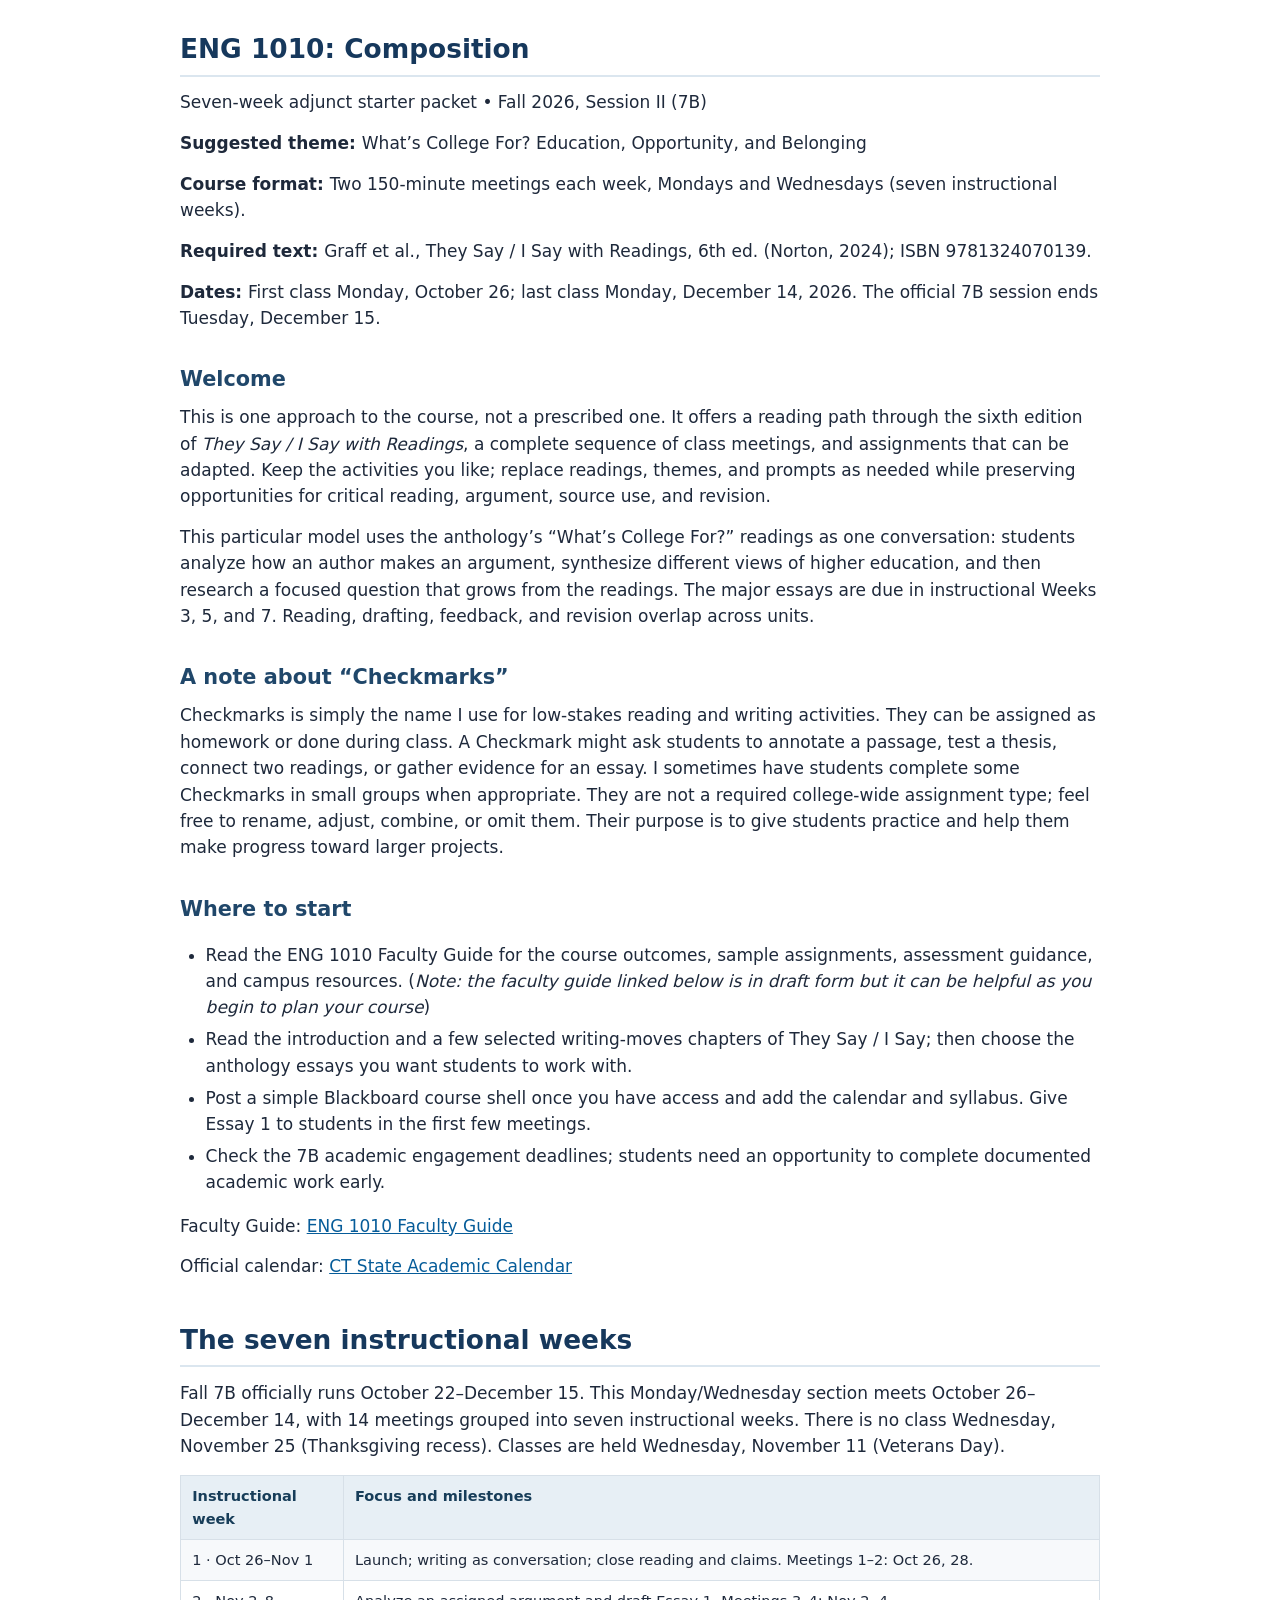
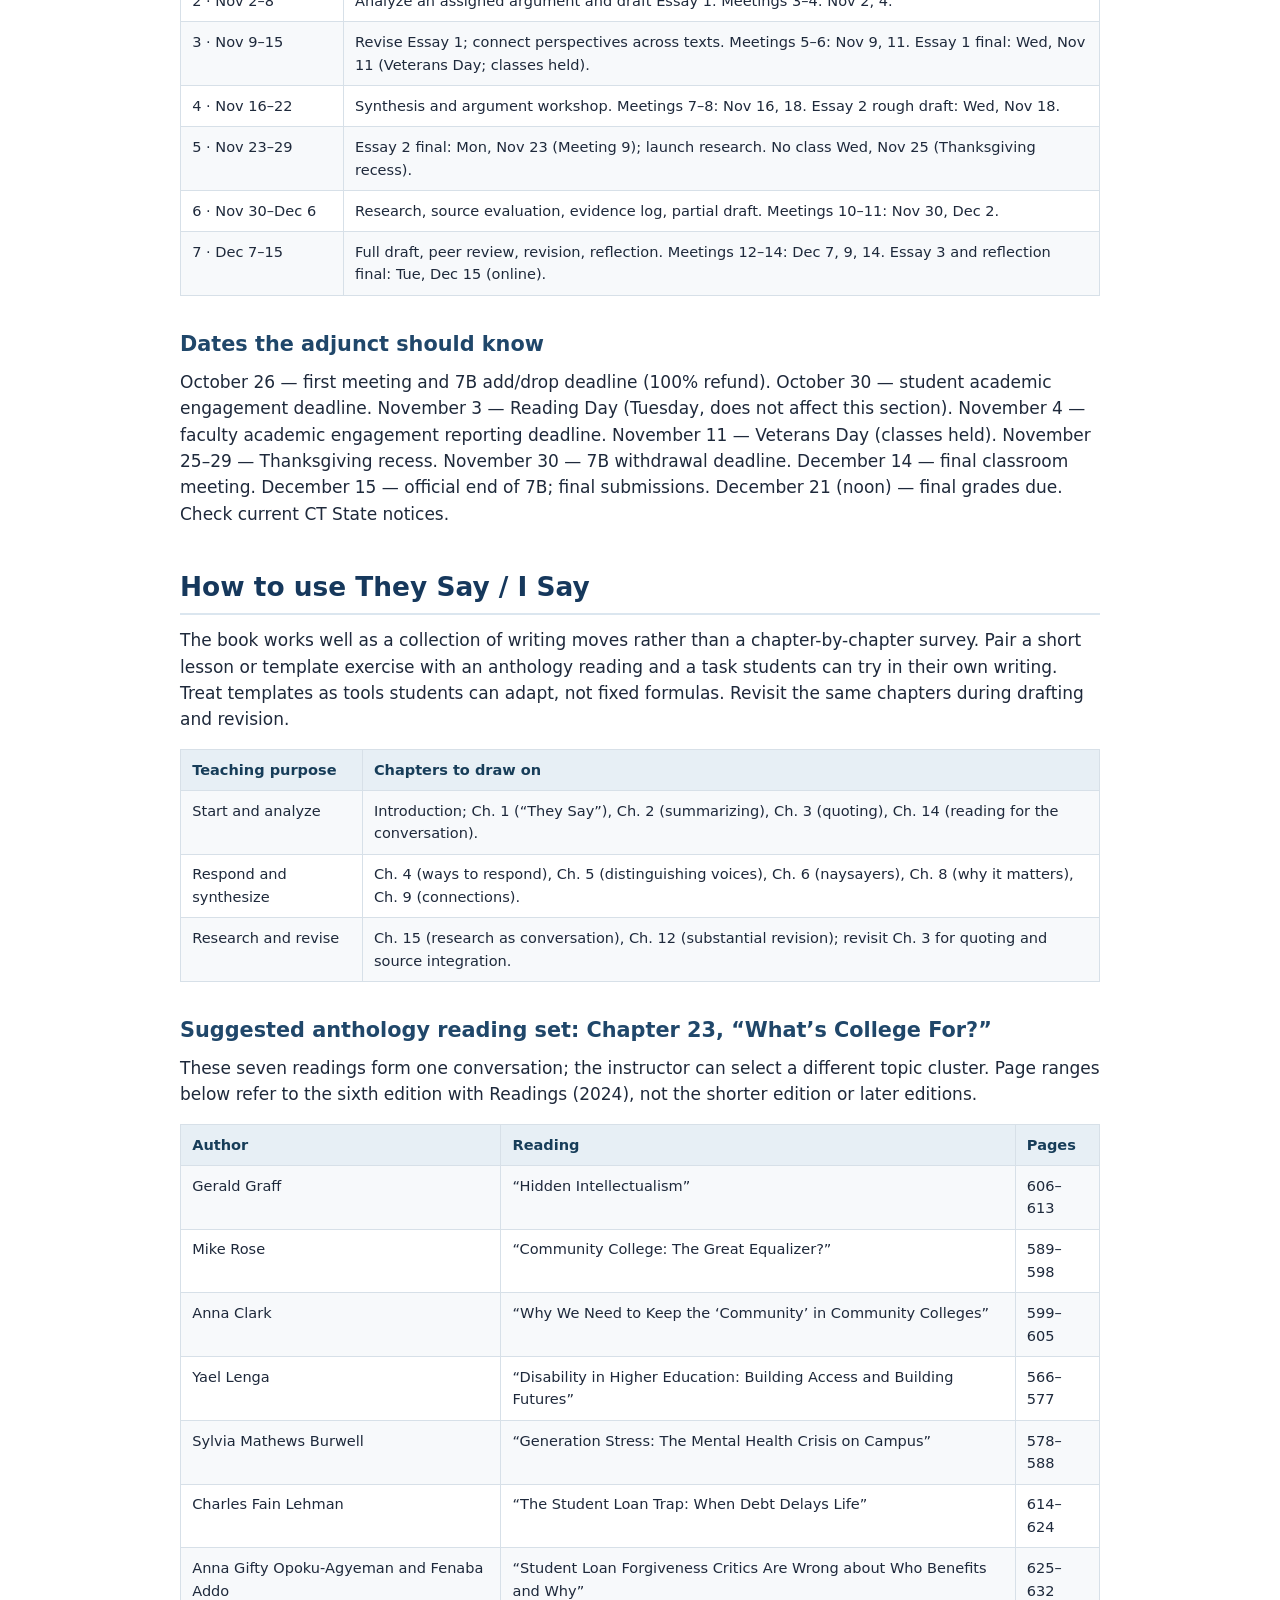
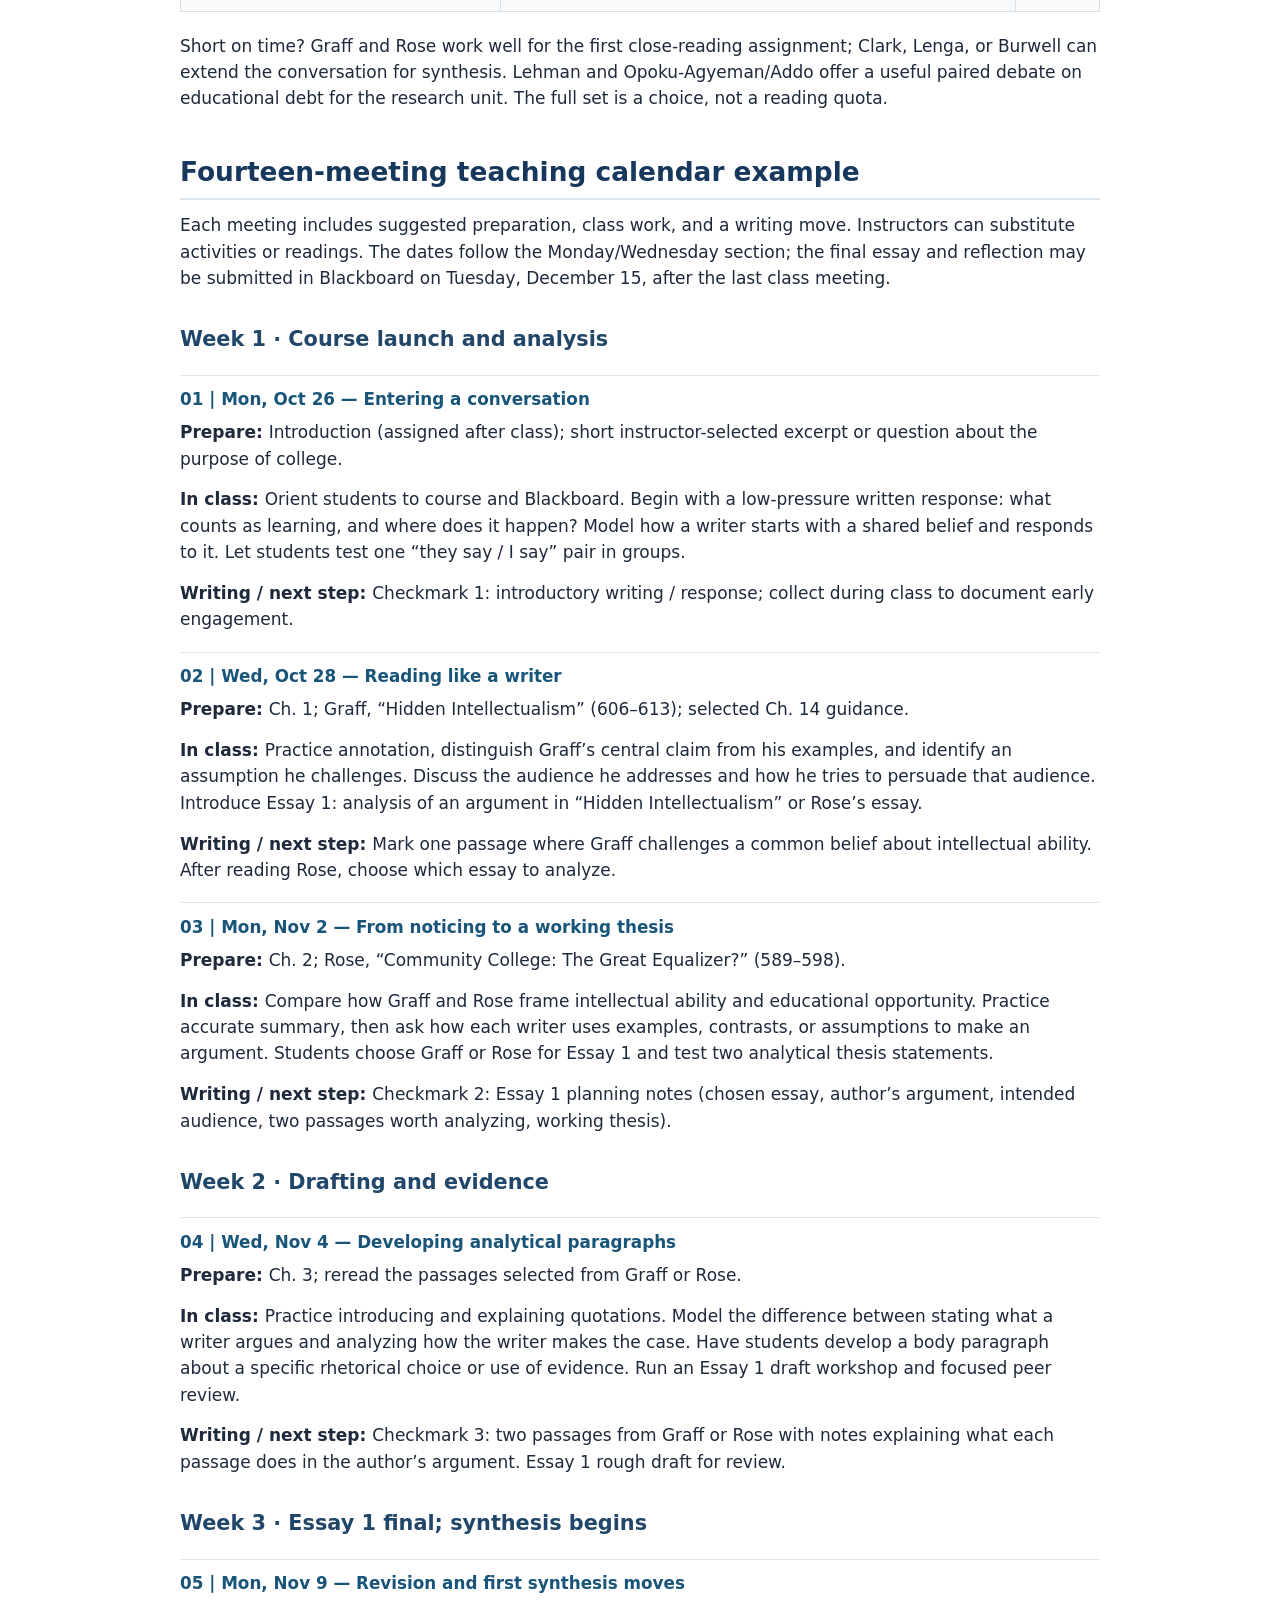
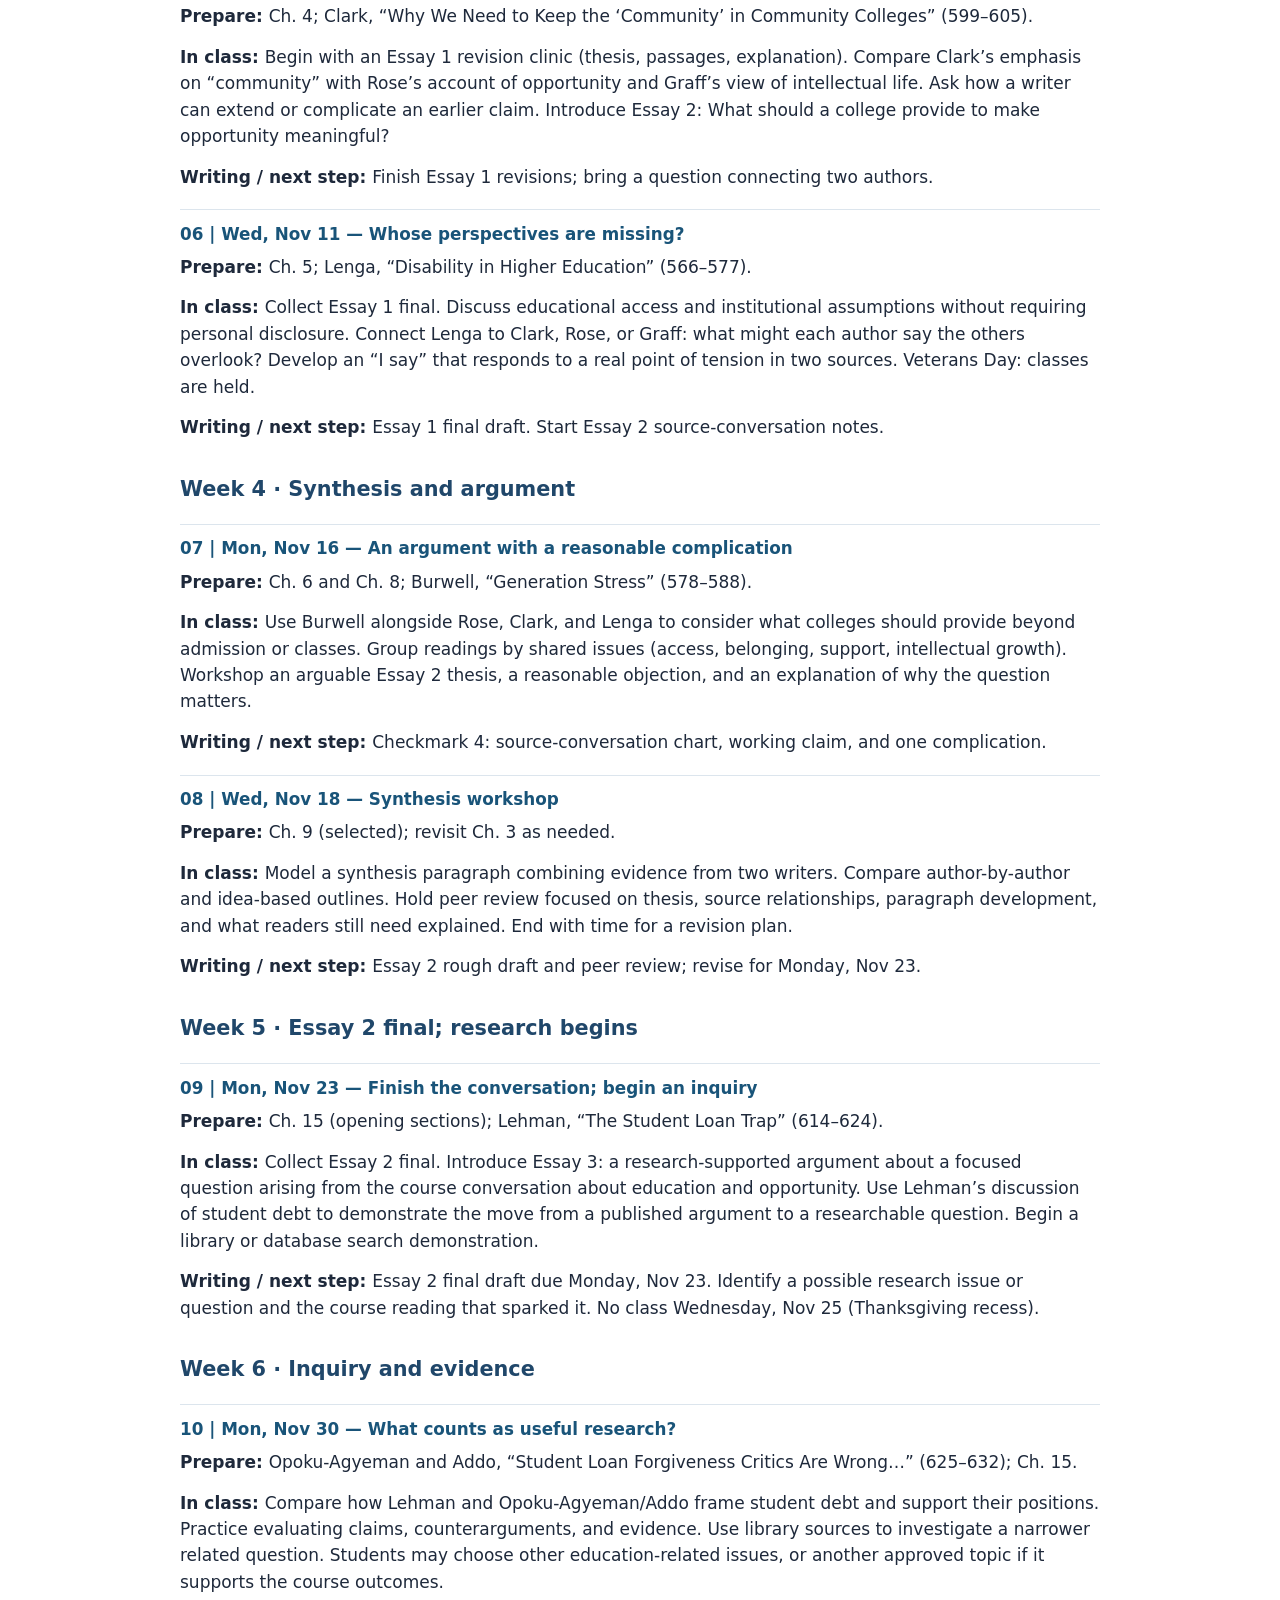
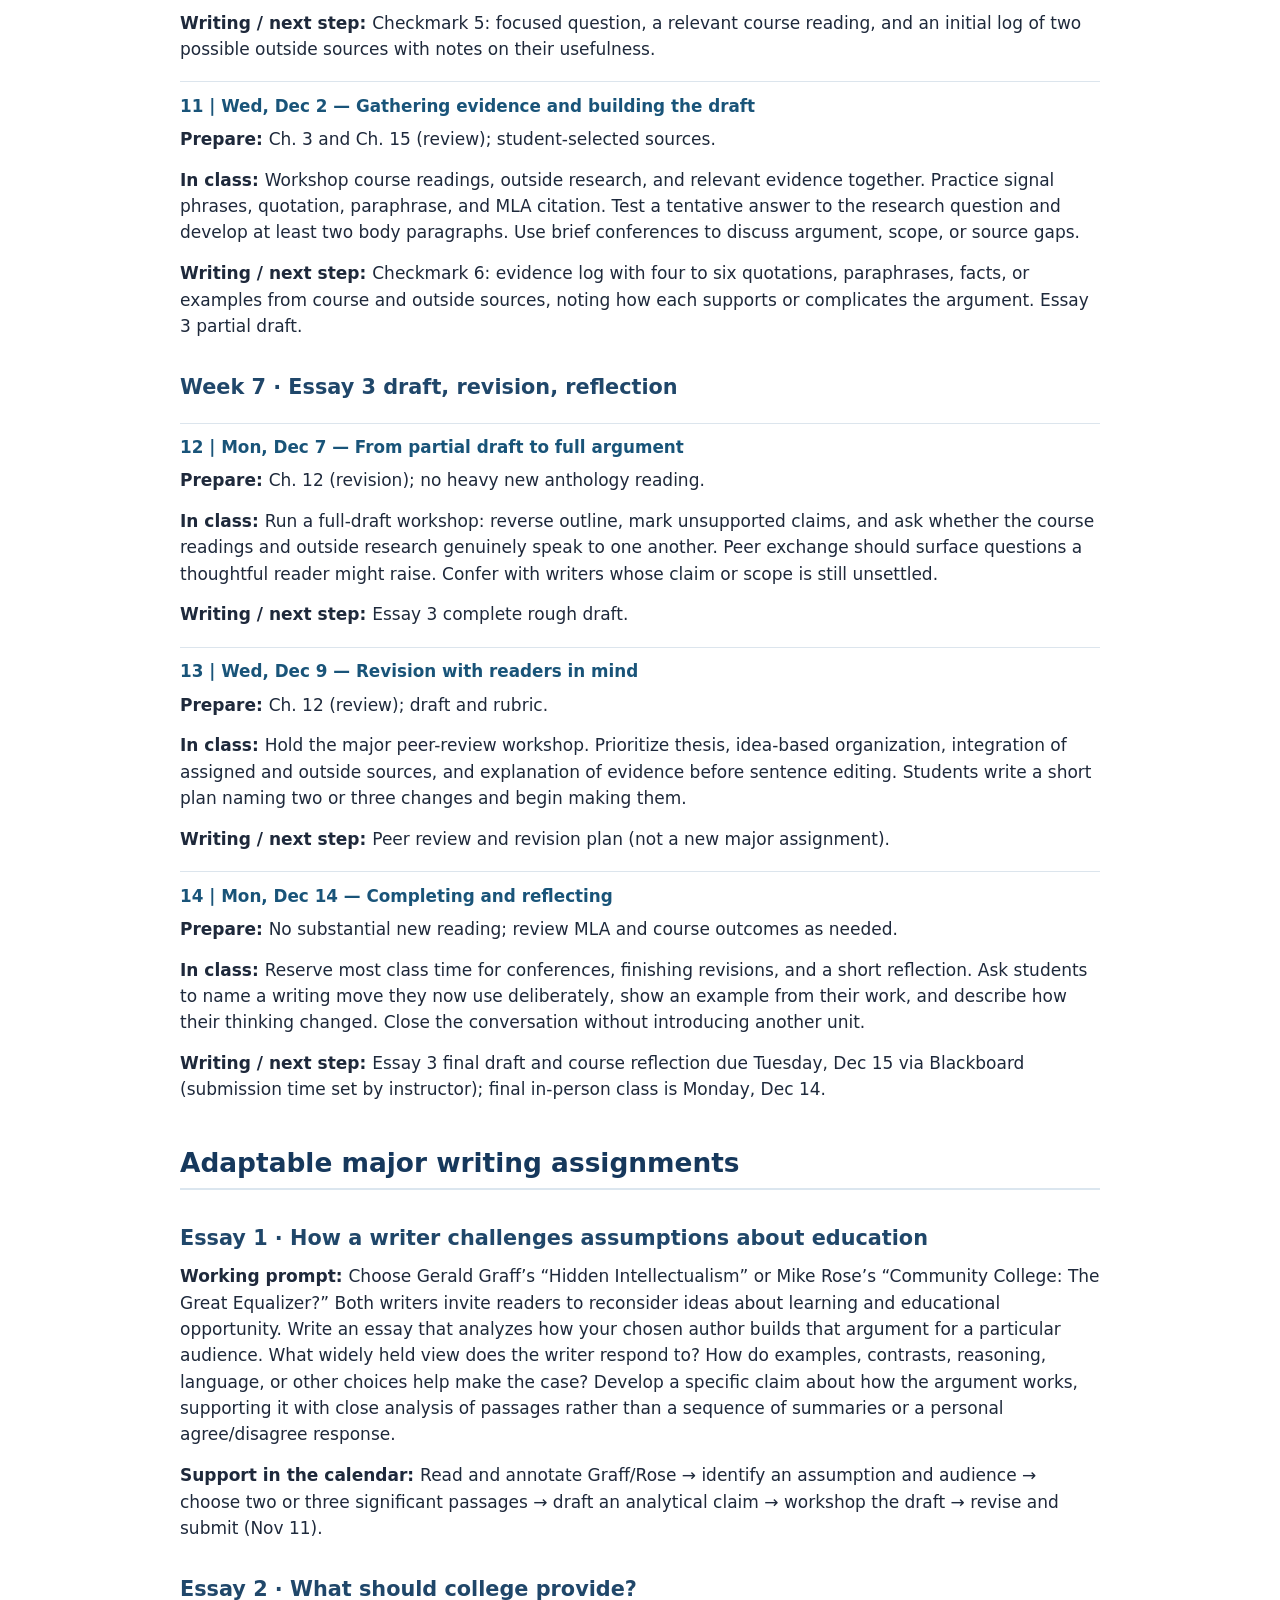
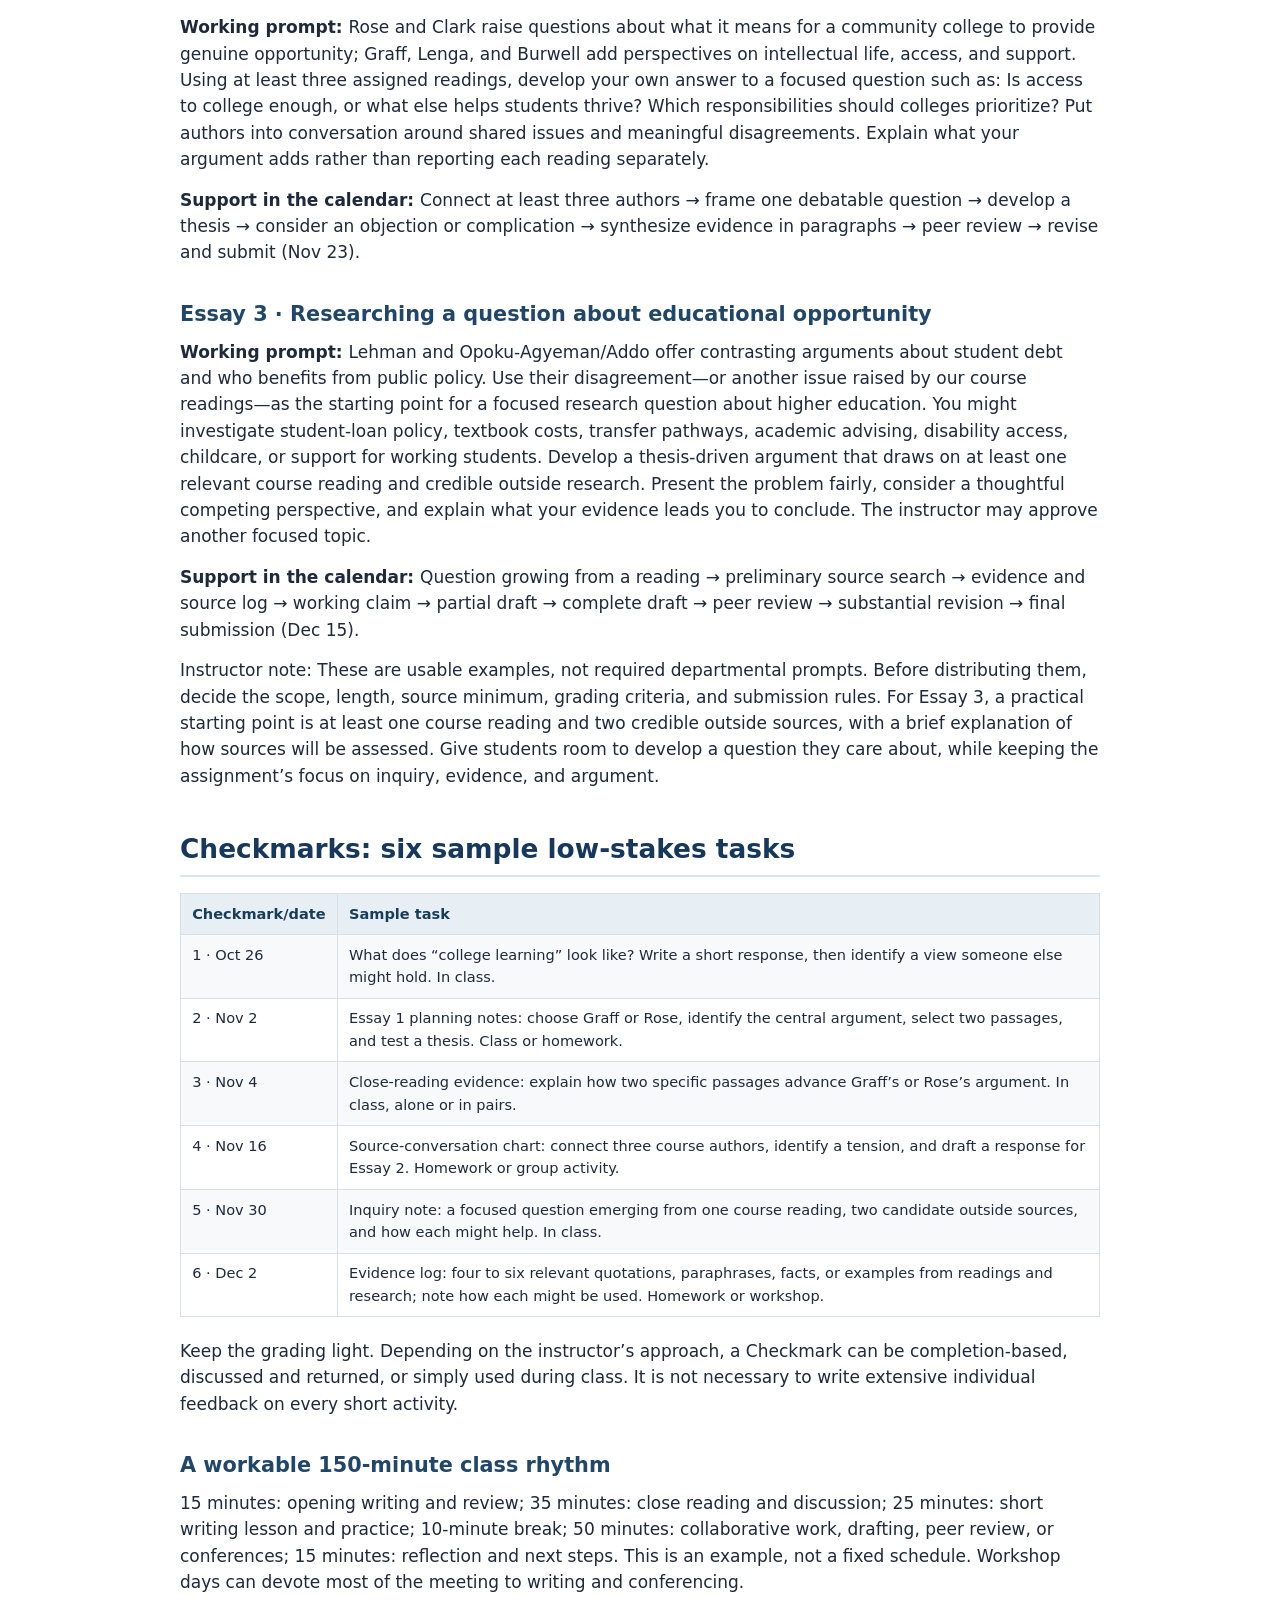
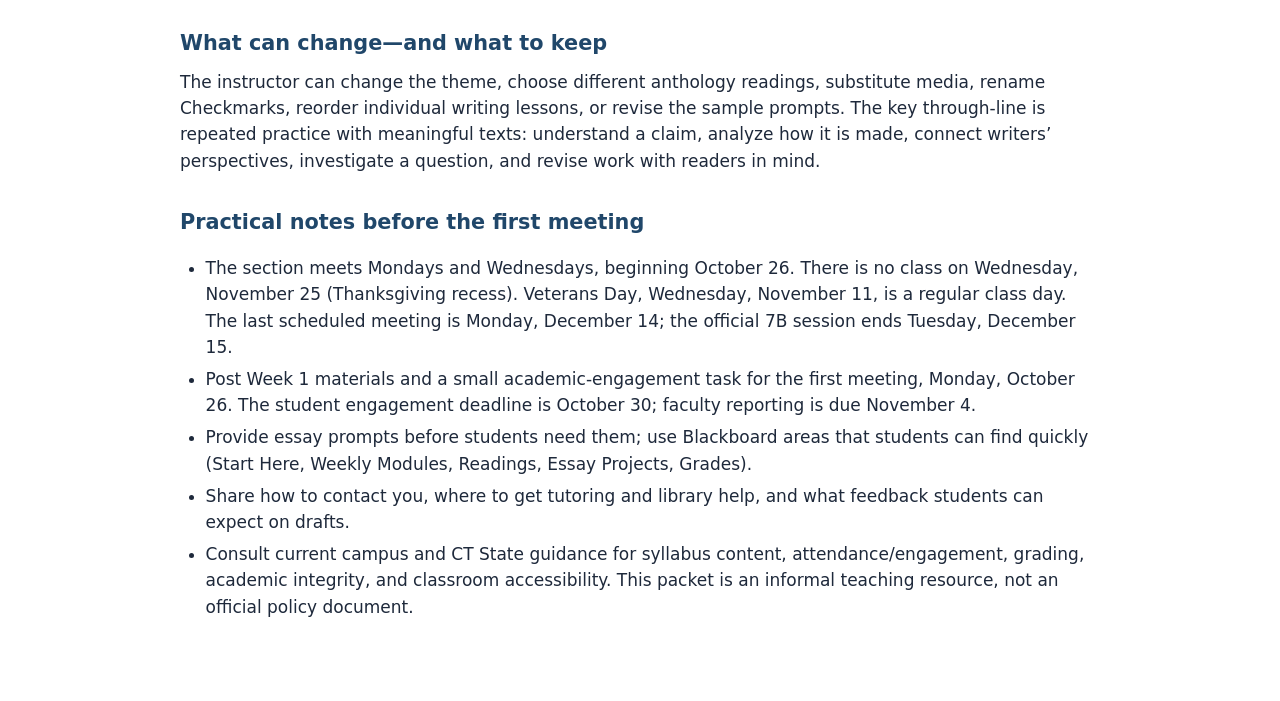
<file: resources/ENG1010_7-Week_Course_Plan.html>
<!doctype html><html lang="en"><head><meta charset="utf-8"><meta name="viewport" content="width=device-width,initial-scale=1"><title>ENG 1010 | Adjunct Starter Packet | Mon/Wed Fall 2026</title><style>
:root{color-scheme:light}html{scroll-behavior:smooth}body{font-family:system-ui,-apple-system,Segoe UI,Arial,sans-serif;background:#fff;color:#1e293b;font-size:17px;line-height:1.55;max-width:920px;margin:0 auto;padding:1.5rem 1.25rem 4rem}h1{font-size:1.65rem;color:#16385c;border-bottom:2px solid #dbe6ef;padding-bottom:.3rem;margin:2.5rem 0 .8rem}h1:first-child{margin-top:.3rem}h2{font-size:1.3rem;color:#20476a;margin:2rem 0 .55rem}h3{font-size:1.05rem;color:#195479;margin:1.2rem 0 .3rem}p{margin:.45rem 0 .9rem}ul{padding-left:1.6rem}li{margin:.35rem 0}a{color:#065c99}table{width:100%;border-collapse:collapse;margin:1rem 0 1.3rem;font-size:.91rem}th,td{padding:.55rem .7rem;border:1px solid #d7e0e8;text-align:left;vertical-align:top}th{background:#e7eff5;color:#173d59}tr:nth-child(even) td{background:#f7f9fb}.meeting{border-top:1px solid #dce5ed;padding-top:.65rem} @media(max-width:650px){body{font-size:16px;padding:1rem}table{display:block;overflow-x:auto;font-size:.82rem}h1{font-size:1.4rem}h2{font-size:1.16rem}}@media print{body{max-width:none;font-size:11pt;padding:0}table{break-inside:avoid}h1,h2,h3{break-after:avoid}}
</style></head><body><h1>ENG 1010: Composition</h1>
<p>Seven-week adjunct starter packet  •  Fall 2026, Session II (7B)</p>
<p><strong>Suggested theme: </strong>What’s College For? Education, Opportunity, and Belonging</p>
<p><strong>Course format: </strong>Two 150-minute meetings each week, Mondays and Wednesdays (seven instructional weeks).</p>
<p><strong>Required text: </strong>Graff et al., They Say / I Say with Readings, 6th ed. (Norton, 2024); ISBN 9781324070139.</p>
<p><strong>Dates: </strong>First class Monday, October 26; last class Monday, December 14, 2026. The official 7B session ends Tuesday, December 15.</p>
<h2>Welcome</h2>
<p>This is one approach to the course, not a prescribed one. It offers a reading path through the sixth edition of <em>They Say / I Say with Readings</em>, a complete sequence of class meetings, and assignments that can be adapted. Keep the activities you like; replace readings, themes, and prompts as needed while preserving opportunities for critical reading, argument, source use, and revision.</p>
<p>This particular model uses the anthology’s “What’s College For?” readings as one conversation: students analyze how an author makes an argument, synthesize different views of higher education, and then research a focused question that grows from the readings. The major essays are due in instructional Weeks 3, 5, and 7. Reading, drafting, feedback, and revision overlap across units.</p>
<h2>A note about “Checkmarks”</h2>
<p>Checkmarks is simply the name I use for low-stakes reading and writing activities. They can be assigned as homework or done during class. A Checkmark might ask students to annotate a passage, test a thesis, connect two readings, or gather evidence for an essay. I sometimes have students complete some Checkmarks in small groups when appropriate. They are not a required college-wide assignment type; feel free to rename, adjust, combine, or omit them. Their purpose is to give students practice and help them make progress toward larger projects.</p>
<h2>Where to start</h2>
<ul>
<li>Read the ENG 1010 Faculty Guide for the course outcomes, sample assignments, assessment guidance, and campus resources. (<em>Note: the faculty guide linked below is in draft form but it can be helpful as you begin to plan your course</em>)</li>
<li>Read the introduction and a few selected writing-moves chapters of They Say / I Say; then choose the anthology essays you want students to work with.</li>
<li>Post a simple Blackboard course shell once you have access and add the calendar and syllabus. Give Essay 1 to students in the first few meetings.</li>
<li>Check the 7B academic engagement deadlines; students need an opportunity to complete documented academic work early.</li>
</ul>
<p>Faculty Guide: <a href="https://jacksonmc3092.github.io/ENG1010-Faculty-Guide/index.html">ENG 1010 Faculty Guide</a></p>
<p>Official calendar: <a href="https://ctstate.edu/academics/academic-calendar">CT State Academic Calendar</a></p>
<h1>The seven instructional weeks</h1>
<p>Fall 7B officially runs October 22–December 15. This Monday/Wednesday section meets October 26–December 14, with 14 meetings grouped into seven instructional weeks. There is no class Wednesday, November 25 (Thanksgiving recess). Classes are held Wednesday, November 11 (Veterans Day).</p>
<table>
<tr><th>Instructional week</th><th>Focus and milestones</th></tr>
<tr><td>1 · Oct 26–Nov 1</td><td>Launch; writing as conversation; close reading and claims. Meetings 1–2: Oct 26, 28.</td></tr>
<tr><td>2 · Nov 2–8</td><td>Analyze an assigned argument and draft Essay 1. Meetings 3–4: Nov 2, 4.</td></tr>
<tr><td>3 · Nov 9–15</td><td>Revise Essay 1; connect perspectives across texts. Meetings 5–6: Nov 9, 11. Essay 1 final: Wed, Nov 11 (Veterans Day; classes held).</td></tr>
<tr><td>4 · Nov 16–22</td><td>Synthesis and argument workshop. Meetings 7–8: Nov 16, 18. Essay 2 rough draft: Wed, Nov 18.</td></tr>
<tr><td>5 · Nov 23–29</td><td>Essay 2 final: Mon, Nov 23 (Meeting 9); launch research. No class Wed, Nov 25 (Thanksgiving recess).</td></tr>
<tr><td>6 · Nov 30–Dec 6</td><td>Research, source evaluation, evidence log, partial draft. Meetings 10–11: Nov 30, Dec 2.</td></tr>
<tr><td>7 · Dec 7–15</td><td>Full draft, peer review, revision, reflection. Meetings 12–14: Dec 7, 9, 14. Essay 3 and reflection final: Tue, Dec 15 (online).</td></tr>
</table>
<h2>Dates the adjunct should know</h2>
<p>October 26 — first meeting and 7B add/drop deadline (100% refund). October 30 — student academic engagement deadline. November 3 — Reading Day (Tuesday, does not affect this section). November 4 — faculty academic engagement reporting deadline. November 11 — Veterans Day (classes held). November 25–29 — Thanksgiving recess. November 30 — 7B withdrawal deadline. December 14 — final classroom meeting. December 15 — official end of 7B; final submissions. December 21 (noon) — final grades due. Check current CT State notices.</p>
<h1>How to use They Say / I Say</h1>
<p>The book works well as a collection of writing moves rather than a chapter-by-chapter survey. Pair a short lesson or template exercise with an anthology reading and a task students can try in their own writing. Treat templates as tools students can adapt, not fixed formulas. Revisit the same chapters during drafting and revision.</p>
<table>
<tr><th>Teaching purpose</th><th>Chapters to draw on</th></tr>
<tr><td>Start and analyze</td><td>Introduction; Ch. 1 (“They Say”), Ch. 2 (summarizing), Ch. 3 (quoting), Ch. 14 (reading for the conversation).</td></tr>
<tr><td>Respond and synthesize</td><td>Ch. 4 (ways to respond), Ch. 5 (distinguishing voices), Ch. 6 (naysayers), Ch. 8 (why it matters), Ch. 9 (connections).</td></tr>
<tr><td>Research and revise</td><td>Ch. 15 (research as conversation), Ch. 12 (substantial revision); revisit Ch. 3 for quoting and source integration.</td></tr>
</table>
<h2>Suggested anthology reading set: Chapter 23, “What’s College For?”</h2>
<p>These seven readings form one conversation; the instructor can select a different topic cluster. Page ranges below refer to the sixth edition with Readings (2024), not the shorter edition or later editions.</p>
<table>
<tr><th>Author</th><th>Reading</th><th>Pages</th></tr>
<tr><td>Gerald Graff</td><td>“Hidden Intellectualism”</td><td>606–613</td></tr>
<tr><td>Mike Rose</td><td>“Community College: The Great Equalizer?”</td><td>589–598</td></tr>
<tr><td>Anna Clark</td><td>“Why We Need to Keep the ‘Community’ in Community Colleges”</td><td>599–605</td></tr>
<tr><td>Yael Lenga</td><td>“Disability in Higher Education: Building Access and Building Futures”</td><td>566–577</td></tr>
<tr><td>Sylvia Mathews Burwell</td><td>“Generation Stress: The Mental Health Crisis on Campus”</td><td>578–588</td></tr>
<tr><td>Charles Fain Lehman</td><td>“The Student Loan Trap: When Debt Delays Life”</td><td>614–624</td></tr>
<tr><td>Anna Gifty Opoku-Agyeman and Fenaba Addo</td><td>“Student Loan Forgiveness Critics Are Wrong about Who Benefits and Why”</td><td>625–632</td></tr>
</table>
<p>Short on time? Graff and Rose work well for the first close-reading assignment; Clark, Lenga, or Burwell can extend the conversation for synthesis. Lehman and Opoku-Agyeman/Addo offer a useful paired debate on educational debt for the research unit. The full set is a choice, not a reading quota.</p>
<h1>Fourteen-meeting teaching calendar example</h1>
<p>Each meeting includes suggested preparation, class work, and a writing move. Instructors can substitute activities or readings. The dates follow the Monday/Wednesday section; the final essay and reflection may be submitted in Blackboard on Tuesday, December 15, after the last class meeting.</p>
<h2>Week 1 · Course launch and analysis</h2>
<h3 class="meeting">01  |  Mon, Oct 26  —  Entering a conversation</h3>
<p><strong>Prepare: </strong>Introduction (assigned after class); short instructor-selected excerpt or question about the purpose of college.</p>
<p><strong>In class: </strong>Orient students to course and Blackboard. Begin with a low-pressure written response: what counts as learning, and where does it happen? Model how a writer starts with a shared belief and responds to it. Let students test one “they say / I say” pair in groups.</p>
<p><strong>Writing / next step: </strong>Checkmark 1: introductory writing / response; collect during class to document early engagement.</p>
<h3 class="meeting">02  |  Wed, Oct 28  —  Reading like a writer</h3>
<p><strong>Prepare: </strong>Ch. 1; Graff, “Hidden Intellectualism” (606–613); selected Ch. 14 guidance.</p>
<p><strong>In class: </strong>Practice annotation, distinguish Graff’s central claim from his examples, and identify an assumption he challenges. Discuss the audience he addresses and how he tries to persuade that audience. Introduce Essay 1: analysis of an argument in “Hidden Intellectualism” or Rose’s essay.</p>
<p><strong>Writing / next step: </strong>Mark one passage where Graff challenges a common belief about intellectual ability. After reading Rose, choose which essay to analyze.</p>
<h3 class="meeting">03  |  Mon, Nov 2  —  From noticing to a working thesis</h3>
<p><strong>Prepare: </strong>Ch. 2; Rose, “Community College: The Great Equalizer?” (589–598).</p>
<p><strong>In class: </strong>Compare how Graff and Rose frame intellectual ability and educational opportunity. Practice accurate summary, then ask how each writer uses examples, contrasts, or assumptions to make an argument. Students choose Graff or Rose for Essay 1 and test two analytical thesis statements.</p>
<p><strong>Writing / next step: </strong>Checkmark 2: Essay 1 planning notes (chosen essay, author’s argument, intended audience, two passages worth analyzing, working thesis).</p>
<h2>Week 2 · Drafting and evidence</h2>
<h3 class="meeting">04  |  Wed, Nov 4  —  Developing analytical paragraphs</h3>
<p><strong>Prepare: </strong>Ch. 3; reread the passages selected from Graff or Rose.</p>
<p><strong>In class: </strong>Practice introducing and explaining quotations. Model the difference between stating what a writer argues and analyzing how the writer makes the case. Have students develop a body paragraph about a specific rhetorical choice or use of evidence. Run an Essay 1 draft workshop and focused peer review.</p>
<p><strong>Writing / next step: </strong>Checkmark 3: two passages from Graff or Rose with notes explaining what each passage does in the author’s argument. Essay 1 rough draft for review.</p>
<h2>Week 3 · Essay 1 final; synthesis begins</h2>
<h3 class="meeting">05  |  Mon, Nov 9  —  Revision and first synthesis moves</h3>
<p><strong>Prepare: </strong>Ch. 4; Clark, “Why We Need to Keep the ‘Community’ in Community Colleges” (599–605).</p>
<p><strong>In class: </strong>Begin with an Essay 1 revision clinic (thesis, passages, explanation). Compare Clark’s emphasis on “community” with Rose’s account of opportunity and Graff’s view of intellectual life. Ask how a writer can extend or complicate an earlier claim. Introduce Essay 2: What should a college provide to make opportunity meaningful?</p>
<p><strong>Writing / next step: </strong>Finish Essay 1 revisions; bring a question connecting two authors.</p>
<h3 class="meeting">06  |  Wed, Nov 11  —  Whose perspectives are missing?</h3>
<p><strong>Prepare: </strong>Ch. 5; Lenga, “Disability in Higher Education” (566–577).</p>
<p><strong>In class: </strong>Collect Essay 1 final. Discuss educational access and institutional assumptions without requiring personal disclosure. Connect Lenga to Clark, Rose, or Graff: what might each author say the others overlook? Develop an “I say” that responds to a real point of tension in two sources. Veterans Day: classes are held.</p>
<p><strong>Writing / next step: </strong>Essay 1 final draft. Start Essay 2 source-conversation notes.</p>
<h2>Week 4 · Synthesis and argument</h2>
<h3 class="meeting">07  |  Mon, Nov 16  —  An argument with a reasonable complication</h3>
<p><strong>Prepare: </strong>Ch. 6 and Ch. 8; Burwell, “Generation Stress” (578–588).</p>
<p><strong>In class: </strong>Use Burwell alongside Rose, Clark, and Lenga to consider what colleges should provide beyond admission or classes. Group readings by shared issues (access, belonging, support, intellectual growth). Workshop an arguable Essay 2 thesis, a reasonable objection, and an explanation of why the question matters.</p>
<p><strong>Writing / next step: </strong>Checkmark 4: source-conversation chart, working claim, and one complication.</p>
<h3 class="meeting">08  |  Wed, Nov 18  —  Synthesis workshop</h3>
<p><strong>Prepare: </strong>Ch. 9 (selected); revisit Ch. 3 as needed.</p>
<p><strong>In class: </strong>Model a synthesis paragraph combining evidence from two writers. Compare author-by-author and idea-based outlines. Hold peer review focused on thesis, source relationships, paragraph development, and what readers still need explained. End with time for a revision plan.</p>
<p><strong>Writing / next step: </strong>Essay 2 rough draft and peer review; revise for Monday, Nov 23.</p>
<h2>Week 5 · Essay 2 final; research begins</h2>
<h3 class="meeting">09  |  Mon, Nov 23  —  Finish the conversation; begin an inquiry</h3>
<p><strong>Prepare: </strong>Ch. 15 (opening sections); Lehman, “The Student Loan Trap” (614–624).</p>
<p><strong>In class: </strong>Collect Essay 2 final. Introduce Essay 3: a research-supported argument about a focused question arising from the course conversation about education and opportunity. Use Lehman’s discussion of student debt to demonstrate the move from a published argument to a researchable question. Begin a library or database search demonstration.</p>
<p><strong>Writing / next step: </strong>Essay 2 final draft due Monday, Nov 23. Identify a possible research issue or question and the course reading that sparked it. No class Wednesday, Nov 25 (Thanksgiving recess).</p>
<h2>Week 6 · Inquiry and evidence</h2>
<h3 class="meeting">10  |  Mon, Nov 30  —  What counts as useful research?</h3>
<p><strong>Prepare: </strong>Opoku-Agyeman and Addo, “Student Loan Forgiveness Critics Are Wrong…” (625–632); Ch. 15.</p>
<p><strong>In class: </strong>Compare how Lehman and Opoku-Agyeman/Addo frame student debt and support their positions. Practice evaluating claims, counterarguments, and evidence. Use library sources to investigate a narrower related question. Students may choose other education-related issues, or another approved topic if it supports the course outcomes.</p>
<p><strong>Writing / next step: </strong>Checkmark 5: focused question, a relevant course reading, and an initial log of two possible outside sources with notes on their usefulness.</p>
<h3 class="meeting">11  |  Wed, Dec 2  —  Gathering evidence and building the draft</h3>
<p><strong>Prepare: </strong>Ch. 3 and Ch. 15 (review); student-selected sources.</p>
<p><strong>In class: </strong>Workshop course readings, outside research, and relevant evidence together. Practice signal phrases, quotation, paraphrase, and MLA citation. Test a tentative answer to the research question and develop at least two body paragraphs. Use brief conferences to discuss argument, scope, or source gaps.</p>
<p><strong>Writing / next step: </strong>Checkmark 6: evidence log with four to six quotations, paraphrases, facts, or examples from course and outside sources, noting how each supports or complicates the argument. Essay 3 partial draft.</p>
<h2>Week 7 · Essay 3 draft, revision, reflection</h2>
<h3 class="meeting">12  |  Mon, Dec 7  —  From partial draft to full argument</h3>
<p><strong>Prepare: </strong>Ch. 12 (revision); no heavy new anthology reading.</p>
<p><strong>In class: </strong>Run a full-draft workshop: reverse outline, mark unsupported claims, and ask whether the course readings and outside research genuinely speak to one another. Peer exchange should surface questions a thoughtful reader might raise. Confer with writers whose claim or scope is still unsettled.</p>
<p><strong>Writing / next step: </strong>Essay 3 complete rough draft.</p>
<h3 class="meeting">13  |  Wed, Dec 9  —  Revision with readers in mind</h3>
<p><strong>Prepare: </strong>Ch. 12 (review); draft and rubric.</p>
<p><strong>In class: </strong>Hold the major peer-review workshop. Prioritize thesis, idea-based organization, integration of assigned and outside sources, and explanation of evidence before sentence editing. Students write a short plan naming two or three changes and begin making them.</p>
<p><strong>Writing / next step: </strong>Peer review and revision plan (not a new major assignment).</p>
<h3 class="meeting">14  |  Mon, Dec 14  —  Completing and reflecting</h3>
<p><strong>Prepare: </strong>No substantial new reading; review MLA and course outcomes as needed.</p>
<p><strong>In class: </strong>Reserve most class time for conferences, finishing revisions, and a short reflection. Ask students to name a writing move they now use deliberately, show an example from their work, and describe how their thinking changed. Close the conversation without introducing another unit.</p>
<p><strong>Writing / next step: </strong>Essay 3 final draft and course reflection due Tuesday, Dec 15 via Blackboard (submission time set by instructor); final in-person class is Monday, Dec 14.</p>
<h1>Adaptable major writing assignments</h1>
<h2>Essay 1 · How a writer challenges assumptions about education</h2>
<p><strong>Working prompt: </strong>Choose Gerald Graff’s “Hidden Intellectualism” or Mike Rose’s “Community College: The Great Equalizer?” Both writers invite readers to reconsider ideas about learning and educational opportunity. Write an essay that analyzes how your chosen author builds that argument for a particular audience. What widely held view does the writer respond to? How do examples, contrasts, reasoning, language, or other choices help make the case? Develop a specific claim about how the argument works, supporting it with close analysis of passages rather than a sequence of summaries or a personal agree/disagree response.</p>
<p><strong>Support in the calendar: </strong>Read and annotate Graff/Rose → identify an assumption and audience → choose two or three significant passages → draft an analytical claim → workshop the draft → revise and submit (Nov 11).</p>
<h2>Essay 2 · What should college provide?</h2>
<p><strong>Working prompt: </strong>Rose and Clark raise questions about what it means for a community college to provide genuine opportunity; Graff, Lenga, and Burwell add perspectives on intellectual life, access, and support. Using at least three assigned readings, develop your own answer to a focused question such as: Is access to college enough, or what else helps students thrive? Which responsibilities should colleges prioritize? Put authors into conversation around shared issues and meaningful disagreements. Explain what your argument adds rather than reporting each reading separately.</p>
<p><strong>Support in the calendar: </strong>Connect at least three authors → frame one debatable question → develop a thesis → consider an objection or complication → synthesize evidence in paragraphs → peer review → revise and submit (Nov 23).</p>
<h2>Essay 3 · Researching a question about educational opportunity</h2>
<p><strong>Working prompt: </strong>Lehman and Opoku-Agyeman/Addo offer contrasting arguments about student debt and who benefits from public policy. Use their disagreement—or another issue raised by our course readings—as the starting point for a focused research question about higher education. You might investigate student-loan policy, textbook costs, transfer pathways, academic advising, disability access, childcare, or support for working students. Develop a thesis-driven argument that draws on at least one relevant course reading and credible outside research. Present the problem fairly, consider a thoughtful competing perspective, and explain what your evidence leads you to conclude. The instructor may approve another focused topic.</p>
<p><strong>Support in the calendar: </strong>Question growing from a reading → preliminary source search → evidence and source log → working claim → partial draft → complete draft → peer review → substantial revision → final submission (Dec 15).</p>
<p>Instructor note: These are usable examples, not required departmental prompts. Before distributing them, decide the scope, length, source minimum, grading criteria, and submission rules. For Essay 3, a practical starting point is at least one course reading and two credible outside sources, with a brief explanation of how sources will be assessed. Give students room to develop a question they care about, while keeping the assignment’s focus on inquiry, evidence, and argument.</p>
<h1>Checkmarks: six sample low-stakes tasks</h1>
<table>
<tr><th>Checkmark/date</th><th>Sample task</th></tr>
<tr><td>1 · Oct 26</td><td>What does “college learning” look like? Write a short response, then identify a view someone else might hold. In class.</td></tr>
<tr><td>2 · Nov 2</td><td>Essay 1 planning notes: choose Graff or Rose, identify the central argument, select two passages, and test a thesis. Class or homework.</td></tr>
<tr><td>3 · Nov 4</td><td>Close-reading evidence: explain how two specific passages advance Graff’s or Rose’s argument. In class, alone or in pairs.</td></tr>
<tr><td>4 · Nov 16</td><td>Source-conversation chart: connect three course authors, identify a tension, and draft a response for Essay 2. Homework or group activity.</td></tr>
<tr><td>5 · Nov 30</td><td>Inquiry note: a focused question emerging from one course reading, two candidate outside sources, and how each might help. In class.</td></tr>
<tr><td>6 · Dec 2</td><td>Evidence log: four to six relevant quotations, paraphrases, facts, or examples from readings and research; note how each might be used. Homework or workshop.</td></tr>
</table>
<p>Keep the grading light. Depending on the instructor’s approach, a Checkmark can be completion-based, discussed and returned, or simply used during class. It is not necessary to write extensive individual feedback on every short activity.</p>
<h2>A workable 150-minute class rhythm</h2>
<p>15 minutes: opening writing and review; 35 minutes: close reading and discussion; 25 minutes: short writing lesson and practice; 10-minute break; 50 minutes: collaborative work, drafting, peer review, or conferences; 15 minutes: reflection and next steps. This is an example, not a fixed schedule. Workshop days can devote most of the meeting to writing and conferencing.</p>
<h2>What can change—and what to keep</h2>
<p>The instructor can change the theme, choose different anthology readings, substitute media, rename Checkmarks, reorder individual writing lessons, or revise the sample prompts. The key through-line is repeated practice with meaningful texts: understand a claim, analyze how it is made, connect writers’ perspectives, investigate a question, and revise work with readers in mind.</p>
<h2>Practical notes before the first meeting</h2>
<ul>
<li>The section meets Mondays and Wednesdays, beginning October 26. There is no class on Wednesday, November 25 (Thanksgiving recess). Veterans Day, Wednesday, November 11, is a regular class day. The last scheduled meeting is Monday, December 14; the official 7B session ends Tuesday, December 15.</li>
<li>Post Week 1 materials and a small academic-engagement task for the first meeting, Monday, October 26. The student engagement deadline is October 30; faculty reporting is due November 4.</li>
<li>Provide essay prompts before students need them; use Blackboard areas that students can find quickly (Start Here, Weekly Modules, Readings, Essay Projects, Grades).</li>
<li>Share how to contact you, where to get tutoring and library help, and what feedback students can expect on drafts.</li>
<li>Consult current campus and CT State guidance for syllabus content, attendance/engagement, grading, academic integrity, and classroom accessibility. This packet is an informal teaching resource, not an official policy document.</li>
</ul></body></html>
</file>
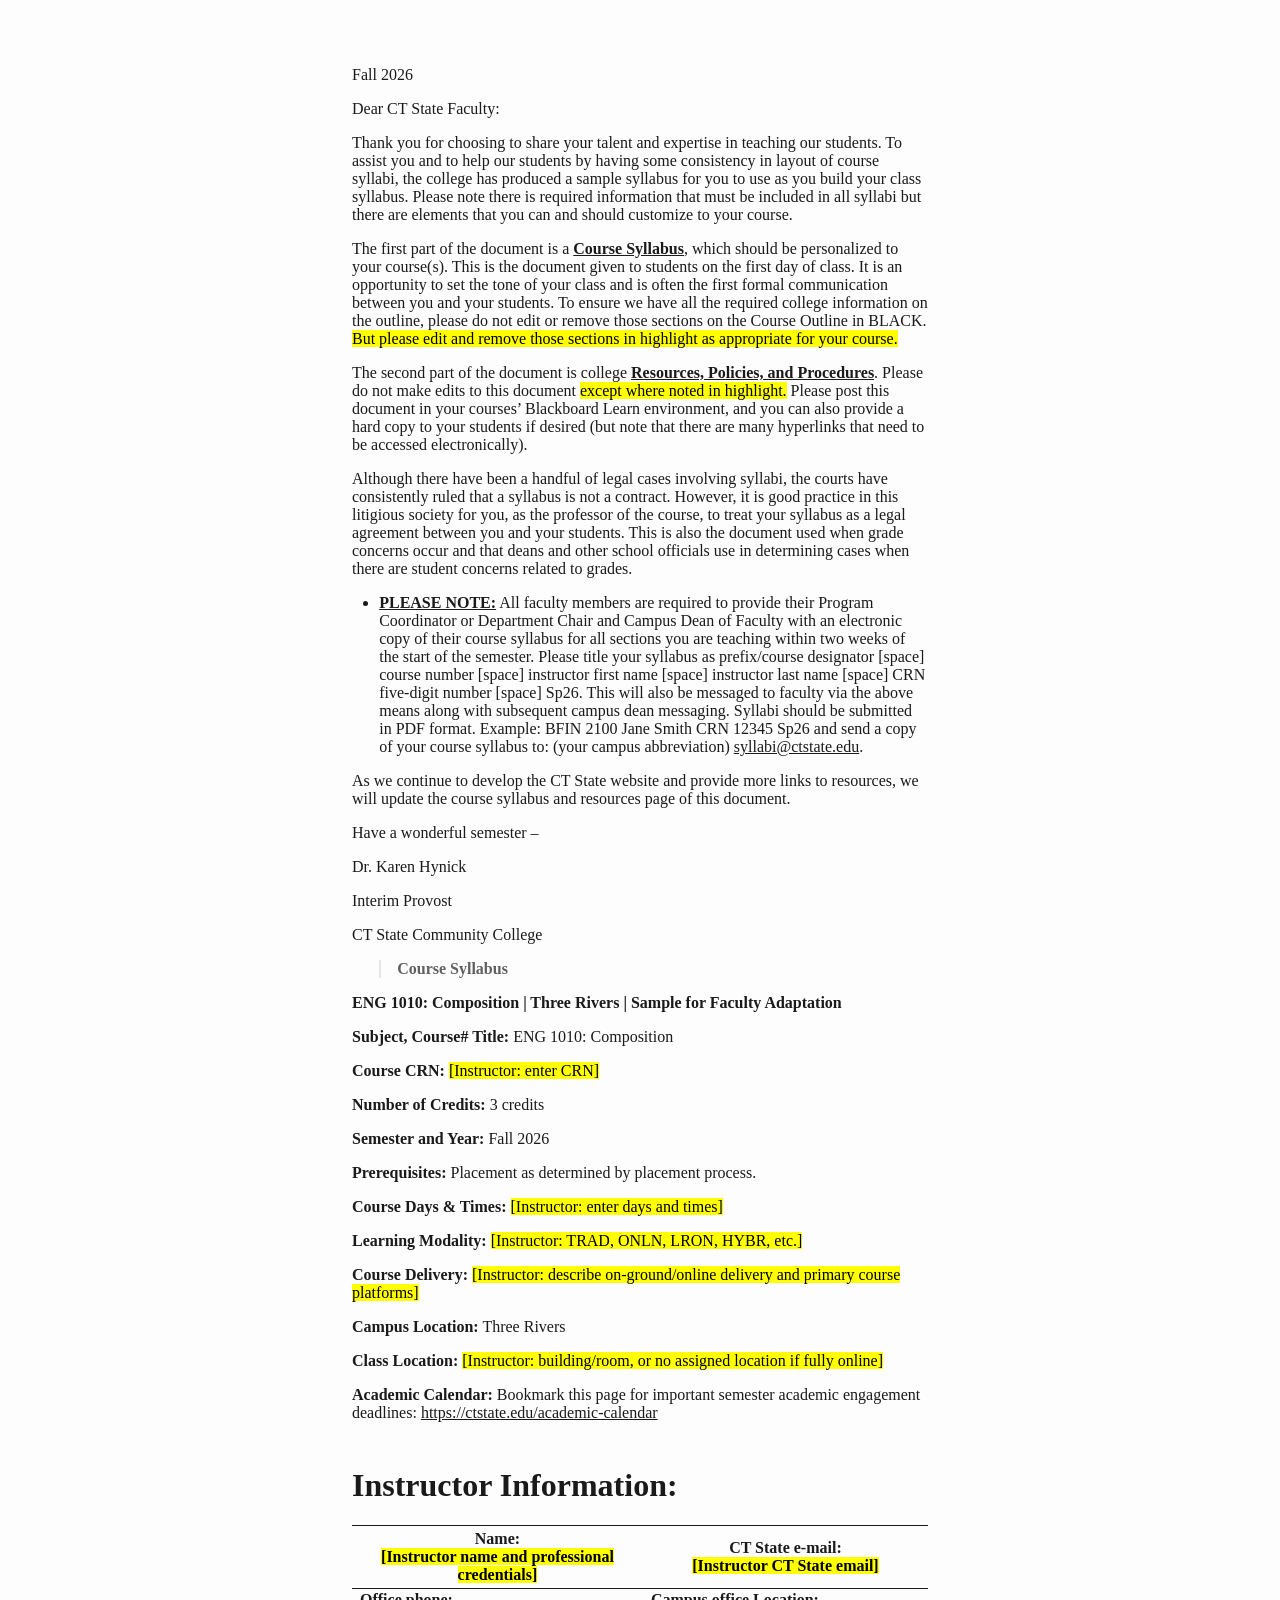
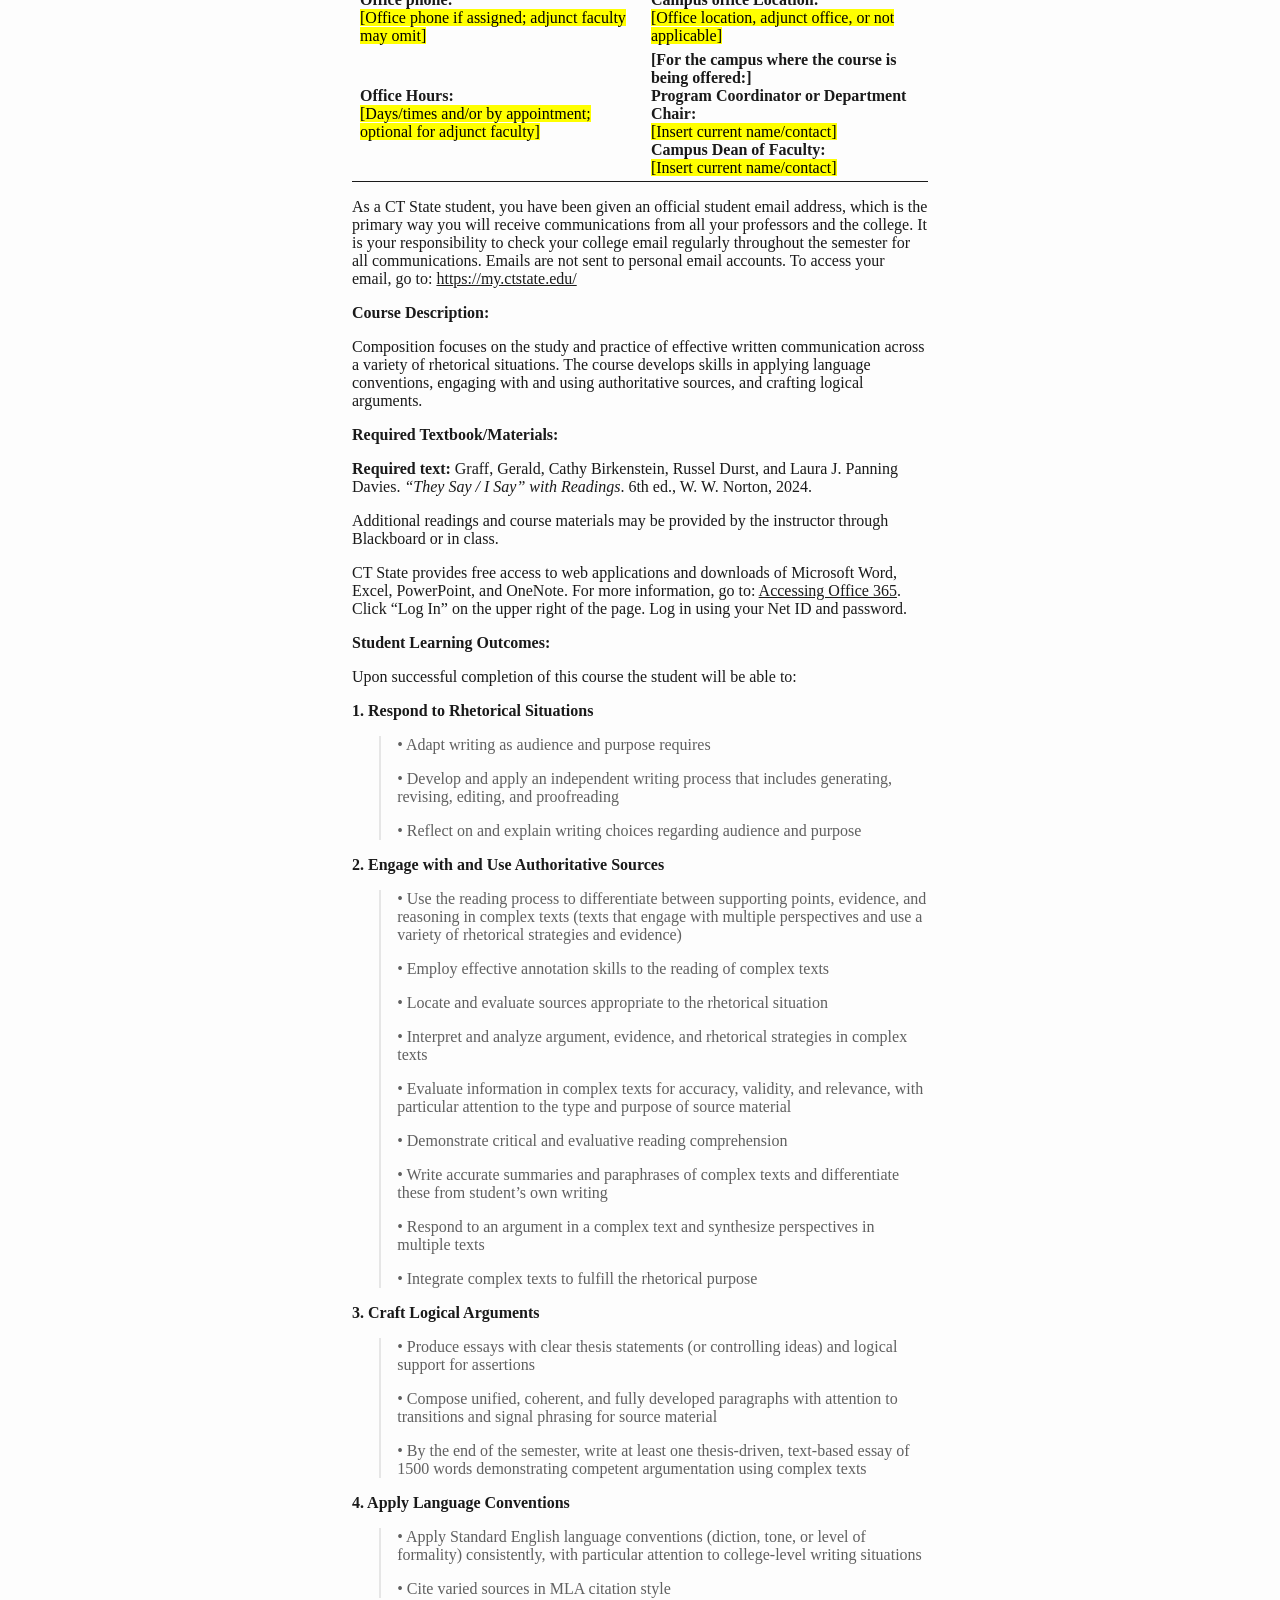
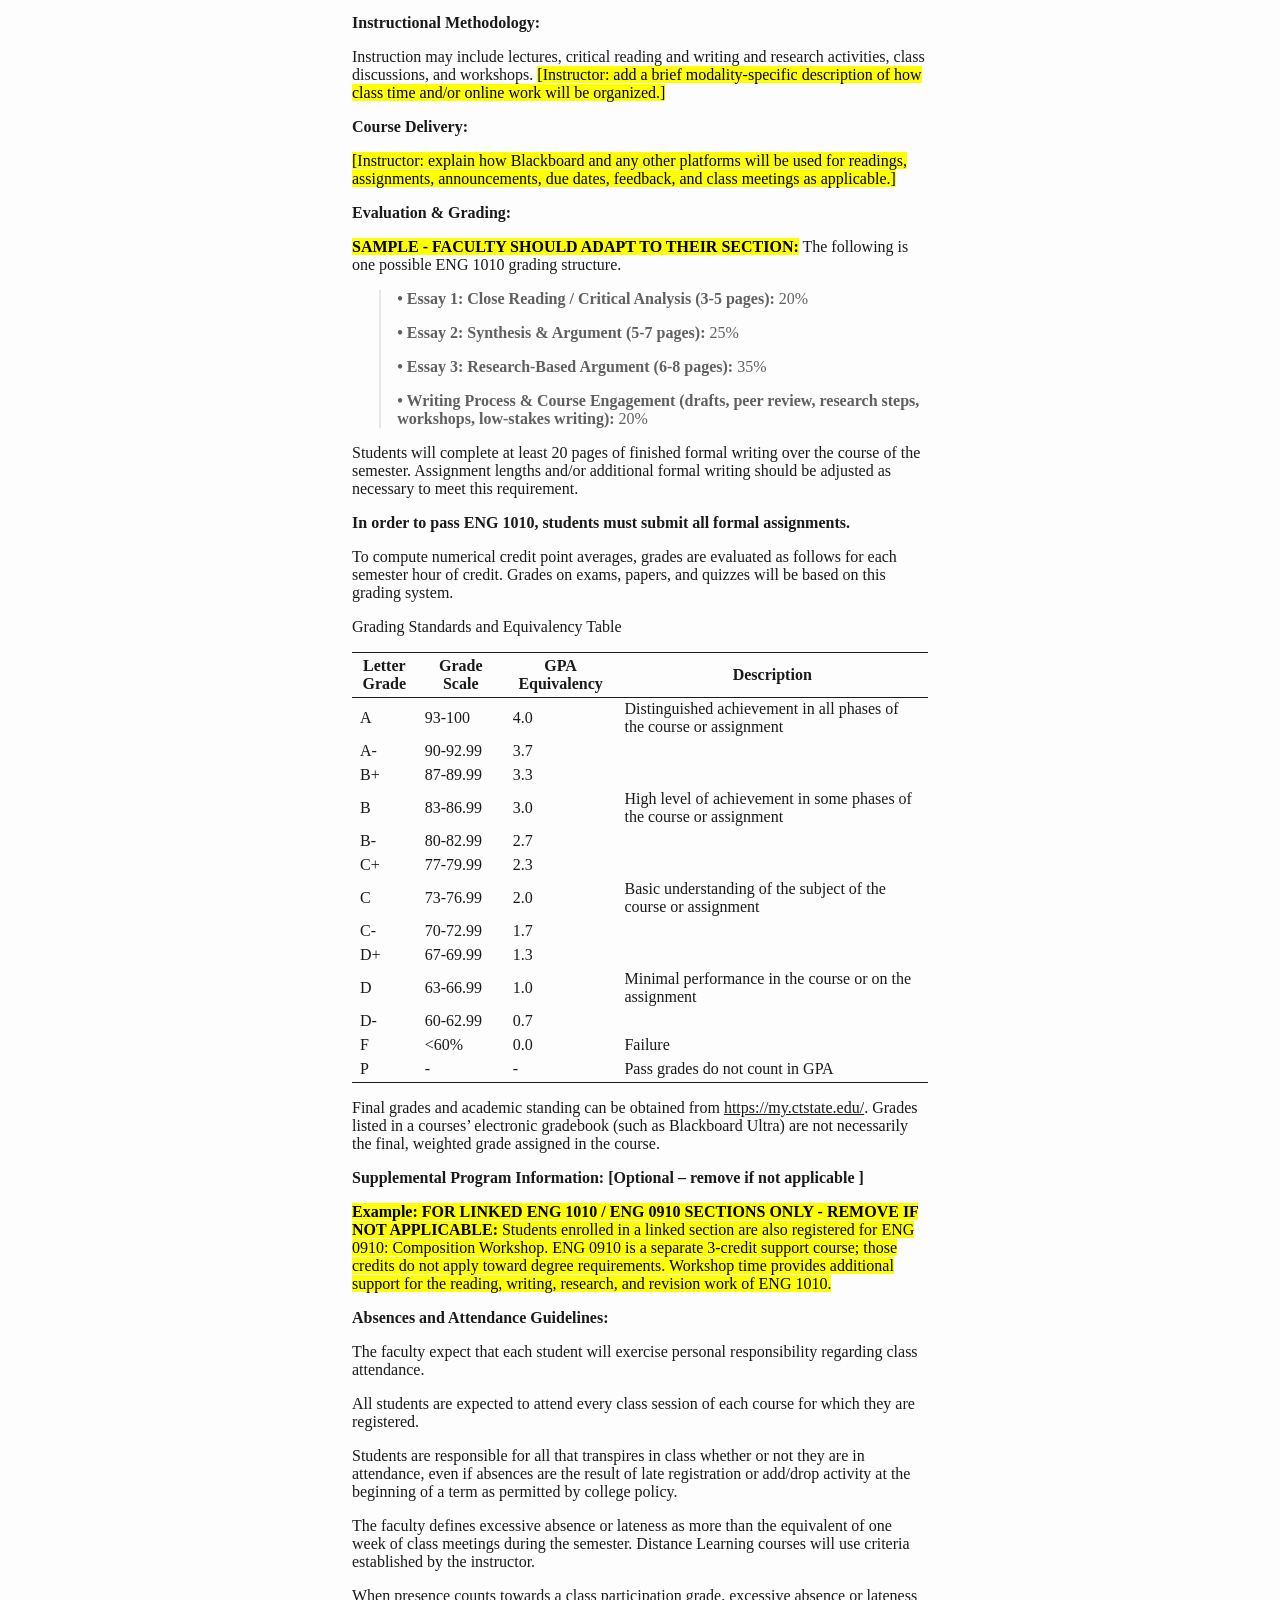
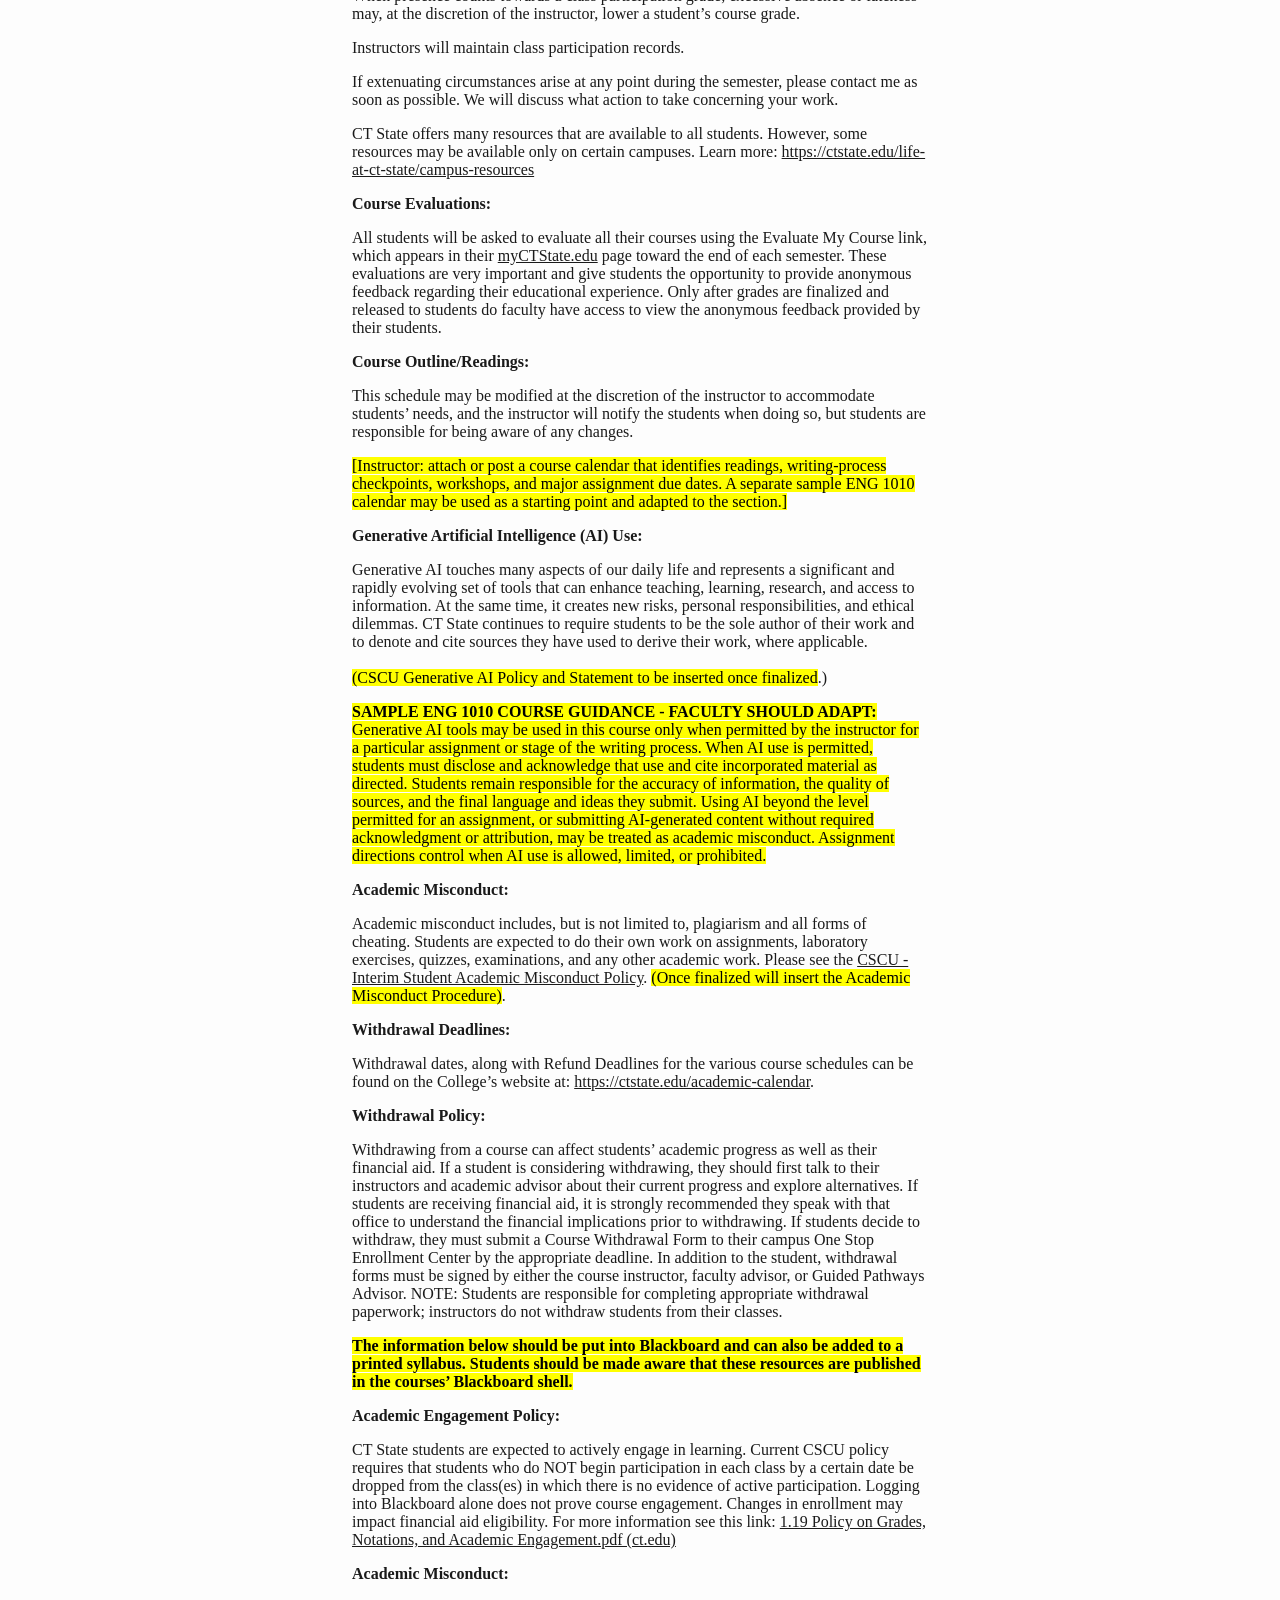
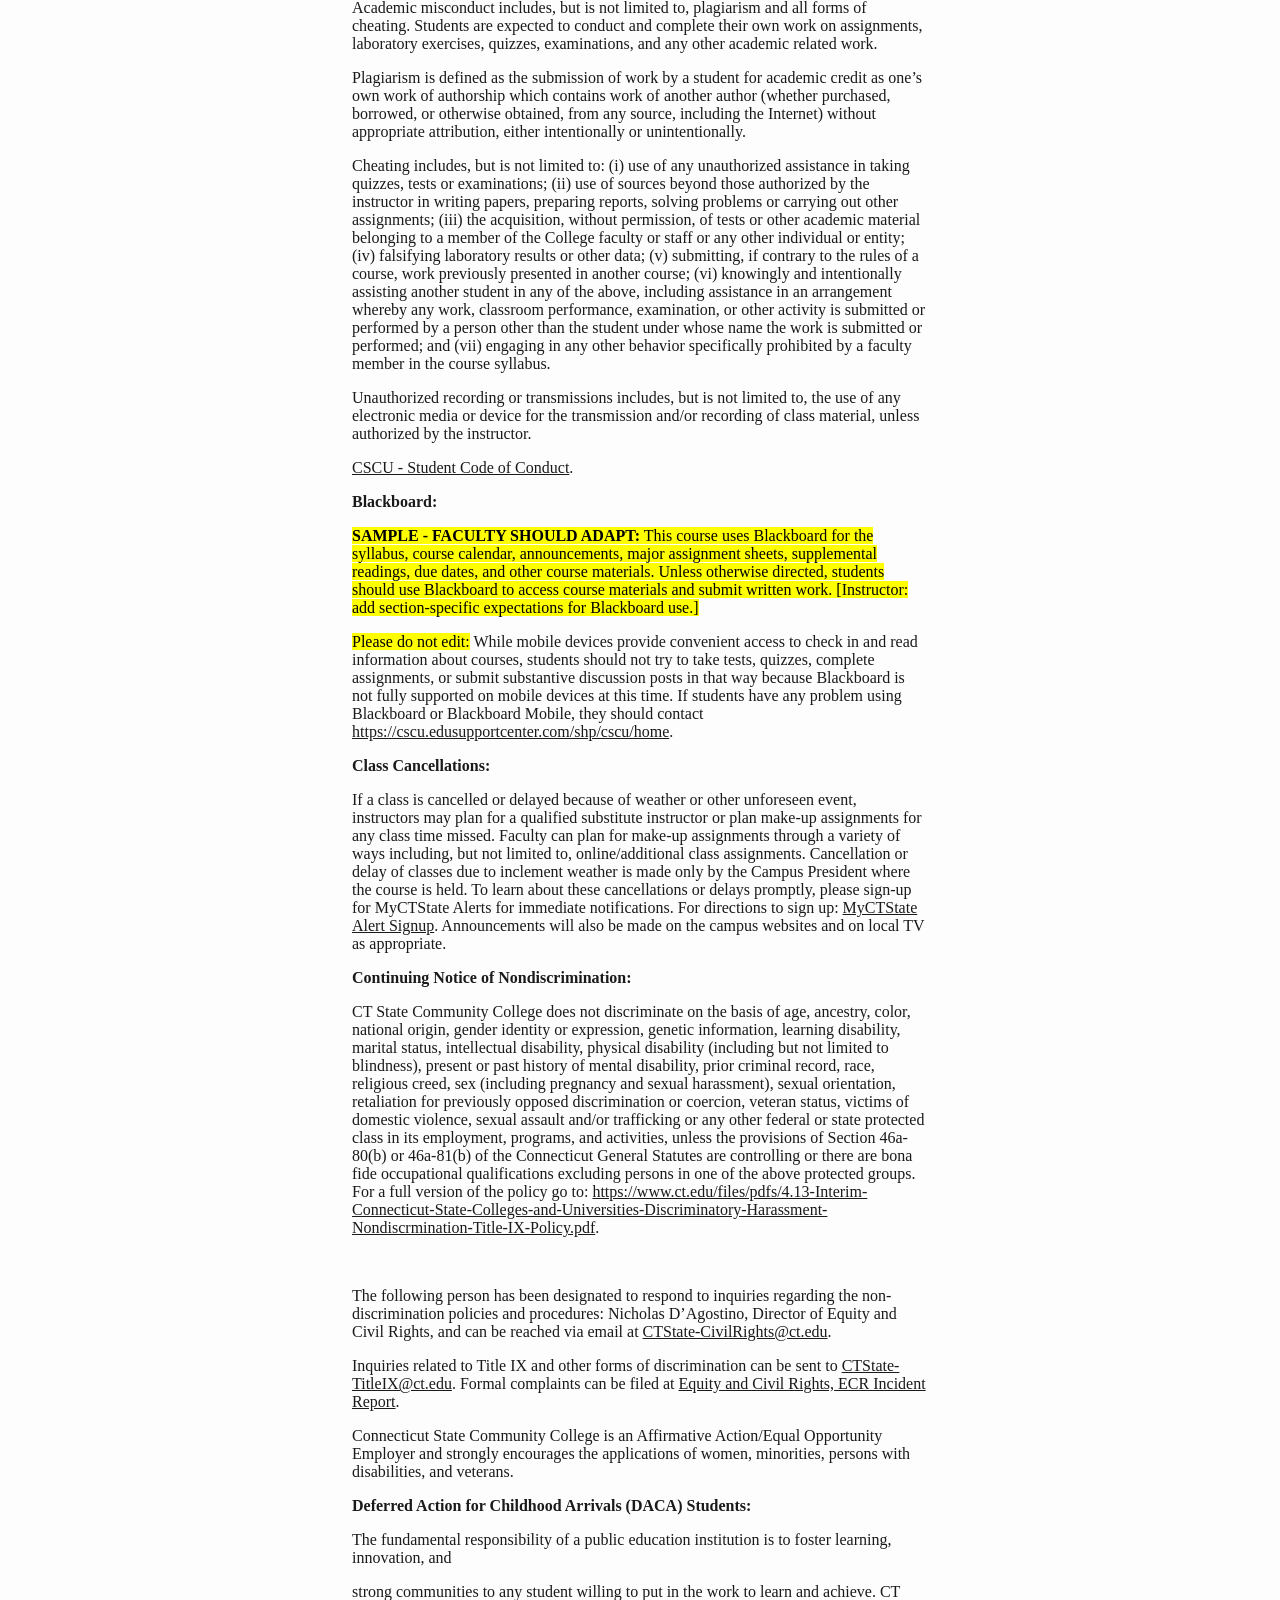
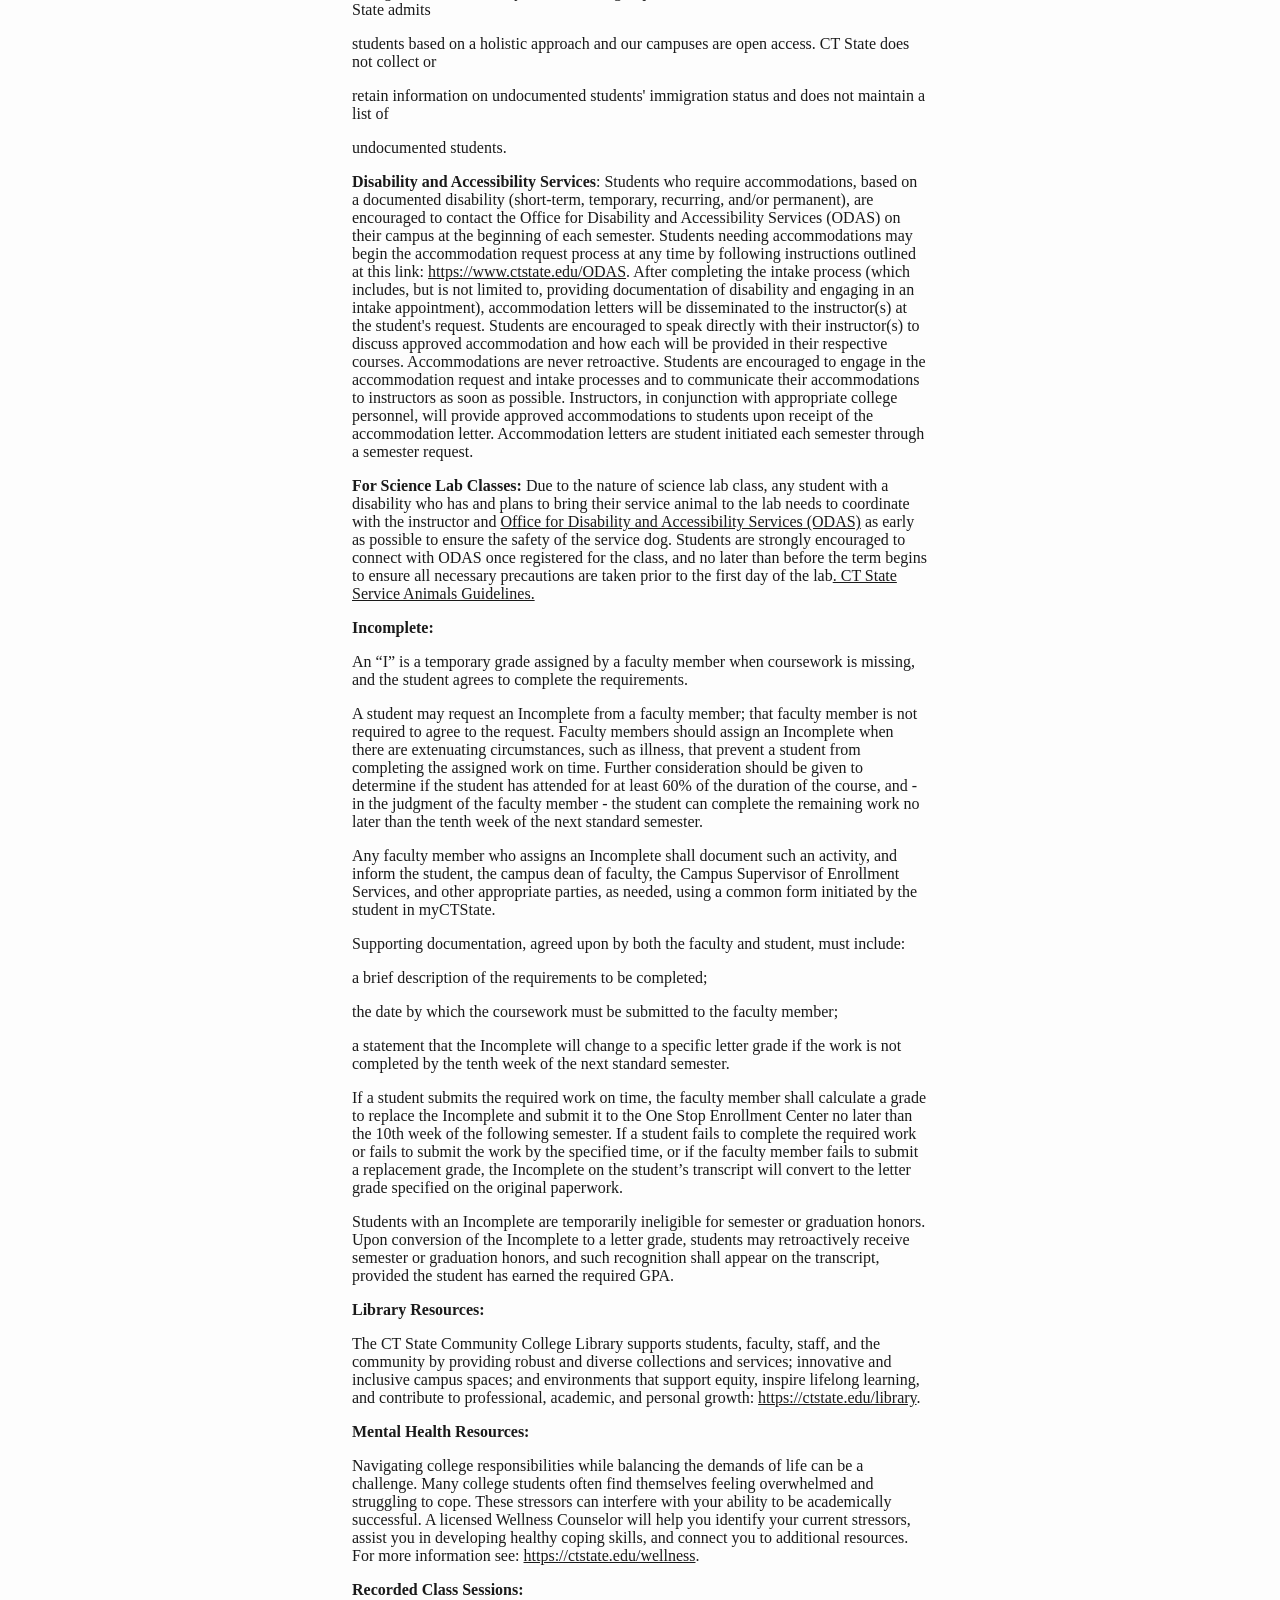
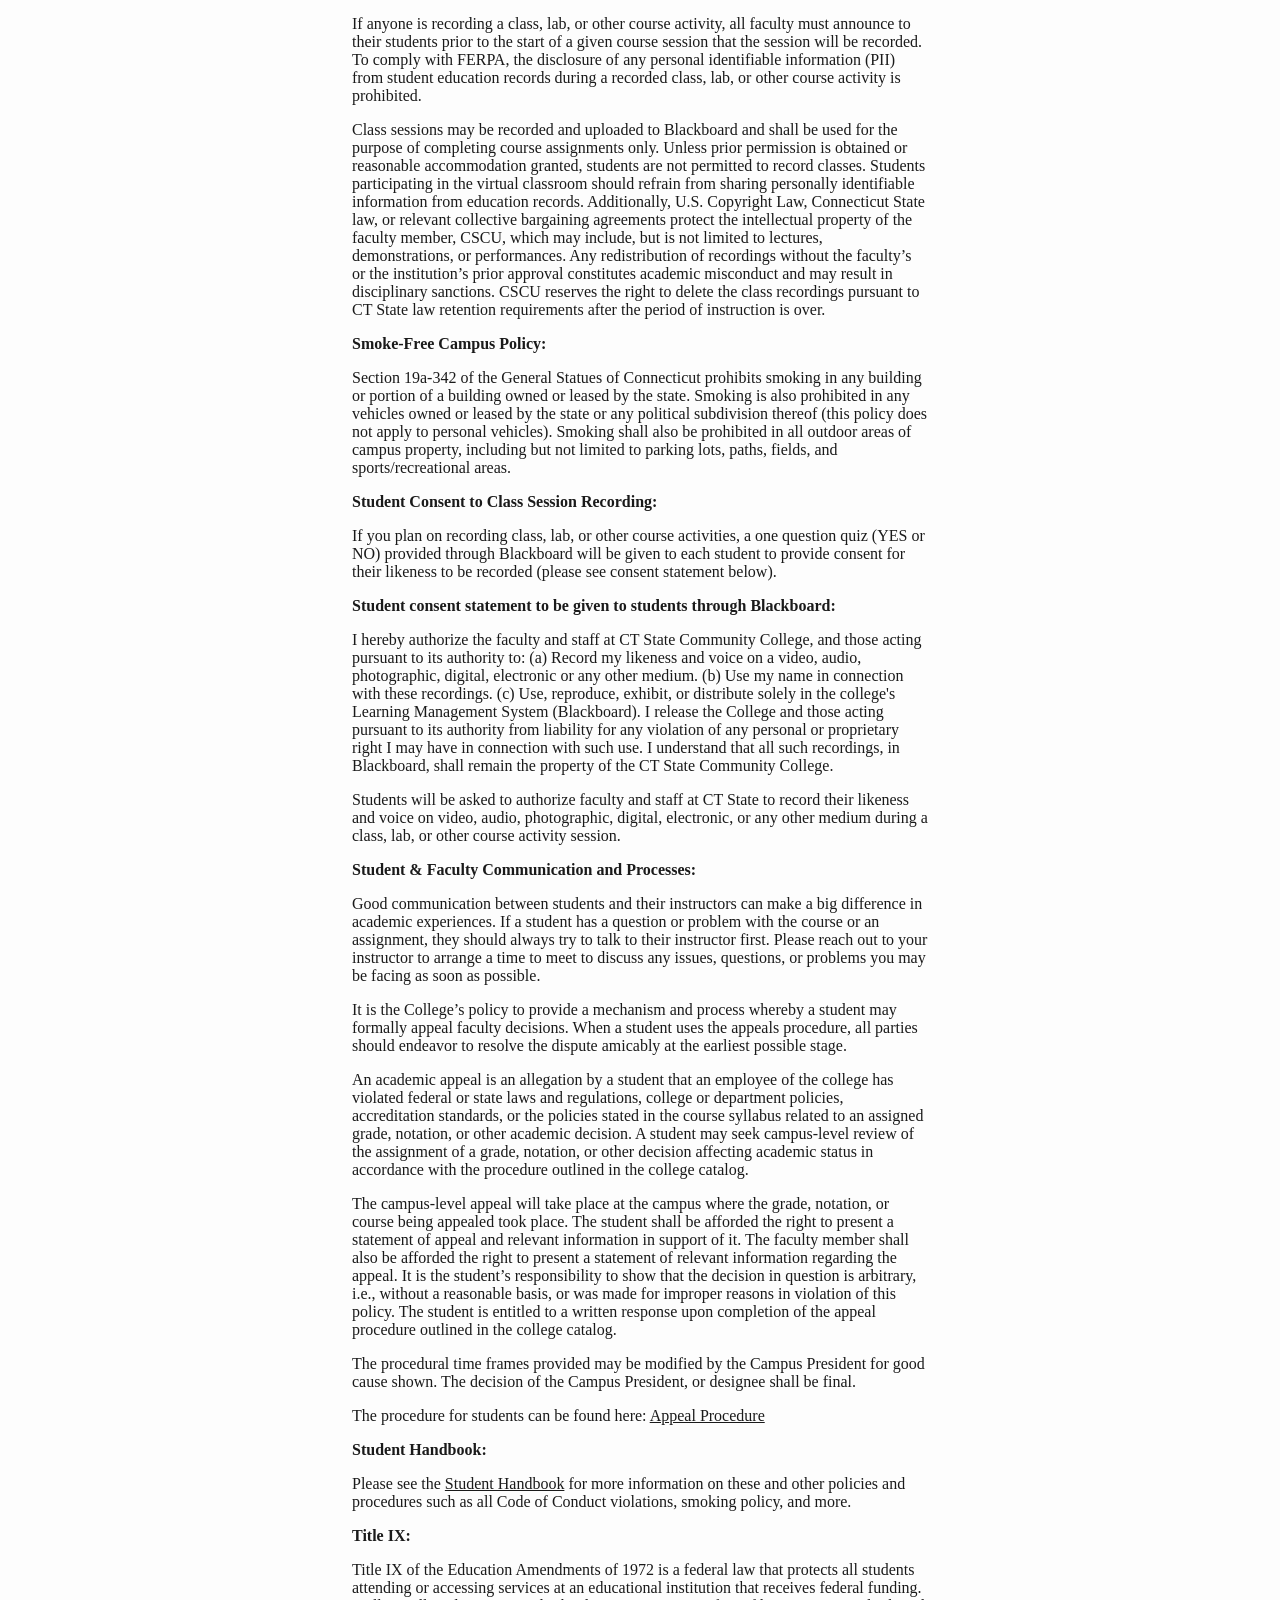
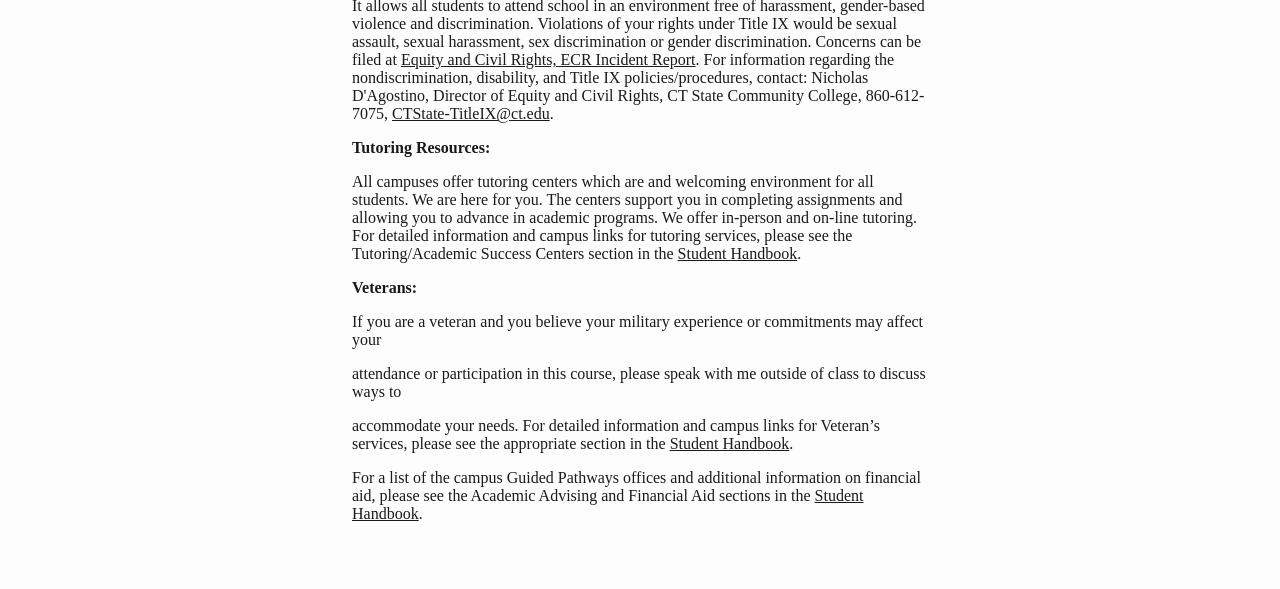
<file: source/ENG1010_Sample_Syllabus_Fall_2026.html>
<!DOCTYPE html>
<html xmlns="http://www.w3.org/1999/xhtml" lang="" xml:lang="">
<head>
  <meta charset="utf-8" />
  <meta name="generator" content="pandoc" />
  <meta name="viewport" content="width=device-width, initial-scale=1.0, user-scalable=yes" />
  <title>ENG1010_Sample_Syllabus_Fall_2026(1)</title>
  <style>
    html {
      color: #1a1a1a;
      background-color: #fdfdfd;
    }
    body {
      margin: 0 auto;
      max-width: 36em;
      padding-left: 50px;
      padding-right: 50px;
      padding-top: 50px;
      padding-bottom: 50px;
      hyphens: auto;
      overflow-wrap: break-word;
      text-rendering: optimizeLegibility;
      font-kerning: normal;
    }
    @media (max-width: 600px) {
      body {
        font-size: 0.9em;
        padding: 12px;
      }
      h1 {
        font-size: 1.8em;
      }
    }
    @media print {
      html {
        background-color: white;
      }
      body {
        background-color: transparent;
        color: black;
        font-size: 12pt;
      }
      p, h2, h3 {
        orphans: 3;
        widows: 3;
      }
      h2, h3, h4 {
        page-break-after: avoid;
      }
    }
    p {
      margin: 1em 0;
    }
    a {
      color: #1a1a1a;
    }
    a:visited {
      color: #1a1a1a;
    }
    img {
      max-width: 100%;
    }
    svg {
      height: auto;
      max-width: 100%;
    }
    h1, h2, h3, h4, h5, h6 {
      margin-top: 1.4em;
    }
    h5, h6 {
      font-size: 1em;
      font-style: italic;
    }
    h6 {
      font-weight: normal;
    }
    ol, ul {
      padding-left: 1.7em;
      margin-top: 1em;
    }
    li > ol, li > ul {
      margin-top: 0;
    }
    blockquote {
      margin: 1em 0 1em 1.7em;
      padding-left: 1em;
      border-left: 2px solid #e6e6e6;
      color: #606060;
    }
    code {
      font-family: Menlo, Monaco, Consolas, 'Lucida Console', monospace;
      font-size: 85%;
      margin: 0;
      hyphens: manual;
    }
    pre {
      margin: 1em 0;
      overflow: auto;
    }
    pre code {
      padding: 0;
      overflow: visible;
      overflow-wrap: normal;
    }
    .sourceCode {
     background-color: transparent;
     overflow: visible;
    }
    hr {
      background-color: #1a1a1a;
      border: none;
      height: 1px;
      margin: 1em 0;
    }
    table {
      margin: 1em 0;
      border-collapse: collapse;
      width: 100%;
      overflow-x: auto;
      display: block;
      font-variant-numeric: lining-nums tabular-nums;
    }
    table caption {
      margin-bottom: 0.75em;
    }
    tbody {
      margin-top: 0.5em;
      border-top: 1px solid #1a1a1a;
      border-bottom: 1px solid #1a1a1a;
    }
    th {
      border-top: 1px solid #1a1a1a;
      padding: 0.25em 0.5em 0.25em 0.5em;
    }
    td {
      padding: 0.125em 0.5em 0.25em 0.5em;
    }
    header {
      margin-bottom: 4em;
      text-align: center;
    }
    #TOC li {
      list-style: none;
    }
    #TOC ul {
      padding-left: 1.3em;
    }
    #TOC > ul {
      padding-left: 0;
    }
    #TOC a:not(:hover) {
      text-decoration: none;
    }
    code{white-space: pre-wrap;}
    span.smallcaps{font-variant: small-caps;}
    div.columns{display: flex; gap: min(4vw, 1.5em);}
    div.column{flex: auto; overflow-x: auto;}
    div.hanging-indent{margin-left: 1.5em; text-indent: -1.5em;}
    /* The extra [class] is a hack that increases specificity enough to
       override a similar rule in reveal.js */
    ul.task-list[class]{list-style: none;}
    ul.task-list li input[type="checkbox"] {
      font-size: inherit;
      width: 0.8em;
      margin: 0 0.8em 0.2em -1.6em;
      vertical-align: middle;
    }
    .display.math{display: block; text-align: center; margin: 0.5rem auto;}
  </style>
</head>
<body>
<p></p>
<p>Fall 2026</p>
<p>Dear CT State Faculty:</p>
<p>Thank you for choosing to share your talent and expertise in teaching
our students. To assist you and to help our students by having some
consistency in layout of course syllabi, the college has produced a
sample syllabus for you to use as you build your class syllabus. Please
note there is required information that must be included in all syllabi
but there are elements that you can and should customize to your
course.</p>
<p>The first part of the document is a <strong><u>Course
Syllabus</u></strong>, which should be personalized to your course(s).
This is the document given to students on the first day of class. It is
an opportunity to set the tone of your class and is often the first
formal communication between you and your students. To ensure we have
all the required college information on the outline, please do not edit
or remove those sections on the Course Outline in BLACK. <mark>But
please edit and remove those sections in highlight as appropriate for
your course.</mark></p>
<p>The second part of the document is college <strong><u>Resources,
Policies, and Procedures</u></strong>. Please do not make edits to this
document <mark>except where noted in highlight.</mark> Please post this
document in your courses’ Blackboard Learn environment, and you can also
provide a hard copy to your students if desired (but note that there are
many hyperlinks that need to be accessed electronically).</p>
<p>Although there have been a handful of legal cases involving syllabi,
the courts have consistently ruled that a syllabus is not a contract.
However, it is good practice in this litigious society for you, as the
professor of the course, to treat your syllabus as a legal agreement
between you and your students. This is also the document used when grade
concerns occur and that deans and other school officials use in
determining cases when there are student concerns related to grades.</p>
<ul>
<li><p><strong><u>PLEASE NOTE:</u></strong> All faculty members are
required to provide their Program Coordinator or Department Chair and
Campus Dean of Faculty with an electronic copy of their course syllabus
for all sections you are teaching within two weeks of the start of the
semester. Please title your syllabus as prefix/course designator [space]
course number [space] instructor first name [space] instructor last name
[space] CRN five-digit number [space] Sp26. This will also be messaged
to faculty via the above means along with subsequent campus dean
messaging. Syllabi should be submitted in PDF format. Example: BFIN 2100
Jane Smith CRN 12345 Sp26 and send a copy of your course syllabus to:
(your campus abbreviation) <a
href="mailto:syllabi@ctstate.edu">syllabi@ctstate.edu</a>.</p></li>
</ul>
<p>As we continue to develop the CT State website and provide more links
to resources, we will update the course syllabus and resources page of
this document.</p>
<p>Have a wonderful semester –</p>
<p>Dr. Karen Hynick</p>
<p>Interim Provost</p>
<p>CT State Community College</p>
<p></p>
<blockquote>
<p><strong>Course Syllabus</strong></p>
</blockquote>
<p><strong>ENG 1010: Composition | Three Rivers | Sample for Faculty
Adaptation</strong></p>
<p><strong>Subject, Course# Title:</strong> ENG 1010: Composition</p>
<p><strong>Course CRN:</strong> <mark>[Instructor: enter CRN]</mark></p>
<p><strong>Number of Credits:</strong> 3 credits</p>
<p><strong>Semester and Year:</strong> Fall 2026</p>
<p><strong>Prerequisites:</strong> Placement as determined by placement
process.</p>
<p><strong>Course Days &amp; Times:</strong> <mark>[Instructor: enter
days and times]</mark></p>
<p><strong>Learning Modality:</strong> <mark>[Instructor: TRAD, ONLN,
LRON, HYBR, etc.]</mark></p>
<p><strong>Course Delivery:</strong> <mark>[Instructor: describe
on-ground/online delivery and primary course platforms]</mark></p>
<p><strong>Campus Location:</strong> Three Rivers</p>
<p><strong>Class Location:</strong> <mark>[Instructor: building/room, or
no assigned location if fully online]</mark></p>
<p><strong>Academic Calendar:</strong> Bookmark this page for important
semester academic engagement deadlines: <a
href="https://ctstate.edu/academic-calendar">https://ctstate.edu/academic-calendar</a></p>
<h1 id="instructor-information">Instructor Information:</h1>
<table>
<colgroup>
<col style="width: 50%" />
<col style="width: 49%" />
</colgroup>
<thead>
<tr class="header">
<th><strong>Name:</strong><mark><br />
[Instructor name and professional credentials]</mark></th>
<th><strong>CT State e-mail:</strong><mark><br />
[Instructor CT State email]</mark></th>
</tr>
</thead>
<tbody>
<tr class="odd">
<td><strong>Office phone:</strong><mark><br />
[Office phone if assigned; adjunct faculty may omit]</mark></td>
<td><strong>Campus office Location:</strong><mark><br />
[Office location, adjunct office, or not applicable]</mark></td>
</tr>
<tr class="even">
<td><strong>Office Hours:</strong><mark><br />
[Days/times and/or by appointment; optional for adjunct
faculty]</mark></td>
<td><strong>[For the campus where the course is being offered:]<br />
Program Coordinator or Department Chair:<br />
</strong><mark>[Insert current name/contact]<br />
</mark><strong>Campus Dean of Faculty:<br />
</strong><mark>[Insert current name/contact]</mark></td>
</tr>
</tbody>
</table>
<p>As a CT State student, you have been given an official student email
address, which is the primary way you will receive communications from
all your professors and the college. It is your responsibility to check
your college email regularly throughout the semester for all
communications. Emails are not sent to personal email accounts. To
access your email, go to: <a
href="https://my.ctstate.edu/">https://my.ctstate.edu/</a></p>
<p><strong>Course Description:</strong></p>
<p>Composition focuses on the study and practice of effective written
communication across a variety of rhetorical situations. The course
develops skills in applying language conventions, engaging with and
using authoritative sources, and crafting logical arguments.</p>
<p><strong>Required Textbook/Materials:</strong></p>
<p><strong>Required text:</strong> Graff, Gerald, Cathy Birkenstein,
Russel Durst, and Laura J. Panning Davies. <em>“They Say / I Say” with
Readings</em>. 6th ed., W. W. Norton, 2024.</p>
<p>Additional readings and course materials may be provided by the
instructor through Blackboard or in class.</p>
<p>CT State provides free access to web applications and downloads of
Microsoft Word, Excel, PowerPoint, and OneNote. For more information, go
to: <a
href="https://cscu.service-now.com/sp/?sys_kb_id=525a1e7b87177410ccccf29acebb3524&amp;id=kb_article_view&amp;sysparm_rank=2&amp;sysparm_tsqueryId=bad154791b603510ae754197dc4bcb0f">Accessing
Office 365</a>. Click “Log In” on the upper right of the page. Log in
using your Net ID and password.</p>
<p><strong>Student Learning Outcomes:</strong></p>
<p>Upon successful completion of this course the student will be able
to:</p>
<p><strong>1. Respond to Rhetorical Situations</strong></p>
<blockquote>
<p>• Adapt writing as audience and purpose requires</p>
<p>• Develop and apply an independent writing process that includes
generating, revising, editing, and proofreading</p>
<p>• Reflect on and explain writing choices regarding audience and
purpose</p>
</blockquote>
<p><strong>2. Engage with and Use Authoritative Sources</strong></p>
<blockquote>
<p>• Use the reading process to differentiate between supporting points,
evidence, and reasoning in complex texts (texts that engage with
multiple perspectives and use a variety of rhetorical strategies and
evidence)</p>
<p>• Employ effective annotation skills to the reading of complex
texts</p>
<p>• Locate and evaluate sources appropriate to the rhetorical
situation</p>
<p>• Interpret and analyze argument, evidence, and rhetorical strategies
in complex texts</p>
<p>• Evaluate information in complex texts for accuracy, validity, and
relevance, with particular attention to the type and purpose of source
material</p>
<p>• Demonstrate critical and evaluative reading comprehension</p>
<p>• Write accurate summaries and paraphrases of complex texts and
differentiate these from student’s own writing</p>
<p>• Respond to an argument in a complex text and synthesize
perspectives in multiple texts</p>
<p>• Integrate complex texts to fulfill the rhetorical purpose</p>
</blockquote>
<p><strong>3. Craft Logical Arguments</strong></p>
<blockquote>
<p>• Produce essays with clear thesis statements (or controlling ideas)
and logical support for assertions</p>
<p>• Compose unified, coherent, and fully developed paragraphs with
attention to transitions and signal phrasing for source material</p>
<p>• By the end of the semester, write at least one thesis-driven,
text-based essay of 1500 words demonstrating competent argumentation
using complex texts</p>
</blockquote>
<p><strong>4. Apply Language Conventions</strong></p>
<blockquote>
<p>• Apply Standard English language conventions (diction, tone, or
level of formality) consistently, with particular attention to
college-level writing situations</p>
<p>• Cite varied sources in MLA citation style</p>
</blockquote>
<p><strong>Instructional Methodology:</strong></p>
<p>Instruction may include lectures, critical reading and writing and
research activities, class discussions, and workshops.
<mark>[Instructor: add a brief modality-specific description of how
class time and/or online work will be organized.]</mark></p>
<p><strong>Course Delivery:</strong></p>
<p><mark>[Instructor: explain how Blackboard and any other platforms
will be used for readings, assignments, announcements, due dates,
feedback, and class meetings as applicable.]</mark></p>
<p><strong>Evaluation &amp; Grading:</strong></p>
<p><strong><mark>SAMPLE - FACULTY SHOULD ADAPT TO THEIR
SECTION:</mark></strong> The following is one possible ENG 1010 grading
structure.</p>
<blockquote>
<p><strong>• Essay 1: Close Reading / Critical Analysis (3-5
pages):</strong> 20%</p>
<p><strong>• Essay 2: Synthesis &amp; Argument (5-7 pages):</strong>
25%</p>
<p><strong>• Essay 3: Research-Based Argument (6-8 pages):</strong>
35%</p>
<p><strong>• Writing Process &amp; Course Engagement (drafts, peer
review, research steps, workshops, low-stakes writing):</strong> 20%</p>
</blockquote>
<p>Students will complete at least 20 pages of finished formal writing
over the course of the semester. Assignment lengths and/or additional
formal writing should be adjusted as necessary to meet this
requirement.</p>
<p><strong>In order to pass ENG 1010, students must submit all formal
assignments.</strong></p>
<p>To compute numerical credit point averages, grades are evaluated as
follows for each semester hour of credit. Grades on exams, papers, and
quizzes will be based on this grading system.</p>
<p>Grading Standards and Equivalency Table</p>
<table>
<colgroup>
<col style="width: 11%" />
<col style="width: 15%" />
<col style="width: 19%" />
<col style="width: 53%" />
</colgroup>
<thead>
<tr class="header">
<th>Letter Grade</th>
<th>Grade Scale</th>
<th>GPA Equivalency</th>
<th>Description</th>
</tr>
</thead>
<tbody>
<tr class="odd">
<td>A</td>
<td>93-100</td>
<td>4.0</td>
<td>Distinguished achievement in all phases of the course or
assignment</td>
</tr>
<tr class="even">
<td>A-</td>
<td>90-92.99</td>
<td>3.7</td>
<td></td>
</tr>
<tr class="odd">
<td>B+</td>
<td>87-89.99</td>
<td>3.3</td>
<td></td>
</tr>
<tr class="even">
<td>B</td>
<td>83-86.99</td>
<td>3.0</td>
<td>High level of achievement in some phases of the course or
assignment</td>
</tr>
<tr class="odd">
<td>B-</td>
<td>80-82.99</td>
<td>2.7</td>
<td></td>
</tr>
<tr class="even">
<td>C+</td>
<td>77-79.99</td>
<td>2.3</td>
<td></td>
</tr>
<tr class="odd">
<td>C</td>
<td>73-76.99</td>
<td>2.0</td>
<td>Basic understanding of the subject of the course or assignment</td>
</tr>
<tr class="even">
<td>C-</td>
<td>70-72.99</td>
<td>1.7</td>
<td></td>
</tr>
<tr class="odd">
<td>D+</td>
<td>67-69.99</td>
<td>1.3</td>
<td></td>
</tr>
<tr class="even">
<td>D</td>
<td>63-66.99</td>
<td>1.0</td>
<td>Minimal performance in the course or on the assignment</td>
</tr>
<tr class="odd">
<td>D-</td>
<td>60-62.99</td>
<td>0.7</td>
<td></td>
</tr>
<tr class="even">
<td>F</td>
<td>&lt;60%</td>
<td>0.0</td>
<td>Failure</td>
</tr>
<tr class="odd">
<td>P</td>
<td>-</td>
<td>-</td>
<td>Pass grades do not count in GPA</td>
</tr>
</tbody>
</table>
<p>Final grades and academic standing can be obtained from <a
href="https://my.ctstate.edu/">https://my.ctstate.edu/</a>. Grades
listed in a courses’ electronic gradebook (such as Blackboard Ultra) are
not necessarily the final, weighted grade assigned in the course.</p>
<p><strong>Supplemental Program Information: [Optional – remove if not
applicable ]</strong></p>
<p><mark><strong>Example: FOR LINKED ENG 1010 / ENG 0910 SECTIONS ONLY -
REMOVE IF NOT APPLICABLE:</strong> Students enrolled in a linked section
are also registered for ENG 0910: Composition Workshop. ENG 0910 is a
separate 3-credit support course; those credits do not apply toward
degree requirements. Workshop time provides additional support for the
reading, writing, research, and revision work of ENG 1010.</mark></p>
<p><strong>Absences and Attendance Guidelines:</strong></p>
<p>The faculty expect that each student will exercise personal
responsibility regarding class attendance.</p>
<p>All students are expected to attend every class session of each
course for which they are registered.</p>
<p>Students are responsible for all that transpires in class whether or
not they are in attendance, even if absences are the result of late
registration or add/drop activity at the beginning of a term as
permitted by college policy.</p>
<p>The faculty defines excessive absence or lateness as more than the
equivalent of one week of class meetings during the semester. Distance
Learning courses will use criteria established by the instructor.</p>
<p>When presence counts towards a class participation grade, excessive
absence or lateness may, at the discretion of the instructor, lower a
student’s course grade.</p>
<p>Instructors will maintain class participation records.</p>
<p>If extenuating circumstances arise at any point during the semester,
please contact me as soon as possible. We will discuss what action to
take concerning your work.</p>
<p>CT State offers many resources that are available to all students.
However, some resources may be available only on certain campuses. Learn
more: <a
href="https://ctstate.edu/life-at-ct-state/campus-resources">https://ctstate.edu/life-at-ct-state/campus-resources</a></p>
<p><strong>Course Evaluations:</strong></p>
<p>All students will be asked to evaluate all their courses using the
Evaluate My Course link, which appears in their <a
href="https://my.ctstate.edu/">myCTState.edu</a> page toward the end of
each semester. These evaluations are very important and give students
the opportunity to provide anonymous feedback regarding their
educational experience. Only after grades are finalized and released to
students do faculty have access to view the anonymous feedback provided
by their students.</p>
<p><strong>Course Outline/Readings:</strong></p>
<p>This schedule may be modified at the discretion of the instructor to
accommodate students’ needs, and the instructor will notify the students
when doing so, but students are responsible for being aware of any
changes.</p>
<p><mark>[Instructor: attach or post a course calendar that identifies
readings, writing-process checkpoints, workshops, and major assignment
due dates. A separate sample ENG 1010 calendar may be used as a starting
point and adapted to the section.]</mark></p>
<p><strong>Generative Artificial Intelligence (AI) Use:</strong></p>
<p>Generative AI touches many aspects of our daily life and represents a
significant and rapidly evolving set of tools that can enhance teaching,
learning, research, and access to information. At the same time, it
creates new risks, personal responsibilities, and ethical dilemmas. CT
State continues to require students to be the sole author of their work
and to denote and cite sources they have used to derive their work,
where applicable.<br />
<br />
<mark>(CSCU Generative AI Policy and Statement to be inserted once
finalized</mark>.)</p>
<p><mark><strong>SAMPLE ENG 1010 COURSE GUIDANCE - FACULTY SHOULD
ADAPT:</strong> Generative AI tools may be used in this course only when
permitted by the instructor for a particular assignment or stage of the
writing process. When AI use is permitted, students must disclose and
acknowledge that use and cite incorporated material as directed.
Students remain responsible for the accuracy of information, the quality
of sources, and the final language and ideas they submit. Using AI
beyond the level permitted for an assignment, or submitting AI-generated
content without required acknowledgment or attribution, may be treated
as academic misconduct. Assignment directions control when AI use is
allowed, limited, or prohibited.</mark></p>
<p><strong>Academic Misconduct:</strong></p>
<p>Academic misconduct includes, but is not limited to, plagiarism and
all forms of cheating. Students are expected to do their own work on
assignments, laboratory exercises, quizzes, examinations, and any other
academic work. Please see the <a
href="https://www.ct.edu/policies/interim-student-academic-misconduct-policy">CSCU
- Interim Student Academic Misconduct Policy</a>. <mark>(Once finalized
will insert the Academic Misconduct Procedure)</mark>.</p>
<p><strong>Withdrawal Deadlines:</strong></p>
<p>Withdrawal dates, along with Refund Deadlines for the various course
schedules can be found on the College’s website at: <a
href="https://ctstate.edu/academic-calendar">https://ctstate.edu/academic-calendar</a>.</p>
<p><strong>Withdrawal Policy:</strong></p>
<p>Withdrawing from a course can affect students’ academic progress as
well as their financial aid. If a student is considering withdrawing,
they should first talk to their instructors and academic advisor about
their current progress and explore alternatives. If students are
receiving financial aid, it is strongly recommended they speak with that
office to understand the financial implications prior to withdrawing. If
students decide to withdraw, they must submit a Course Withdrawal Form
to their campus One Stop Enrollment Center by the appropriate deadline.
In addition to the student, withdrawal forms must be signed by either
the course instructor, faculty advisor, or Guided Pathways Advisor.
NOTE: Students are responsible for completing appropriate withdrawal
paperwork; instructors do not withdraw students from their classes.</p>
<p></p>
<p><strong><mark>The information below should be put into Blackboard and
can also be added to a printed syllabus. Students should be made aware
that these resources are published in the courses’ Blackboard
shell.</mark></strong></p>
<p><strong>Academic Engagement Policy:</strong></p>
<p>CT State students are expected to actively engage in learning.
Current CSCU policy requires that students who do NOT begin
participation in each class by a certain date be dropped from the
class(es) in which there is no evidence of active participation. Logging
into Blackboard alone does not prove course engagement. Changes in
enrollment may impact financial aid eligibility. For more information
see this link: <a
href="http://www.ct.edu/files/pdfs/1.19%20Policy%20on%20Grades,%20Notations,%20and%20Academic%20Engagement.pdf">1.19
Policy on Grades, Notations, and Academic Engagement.pdf
(ct.edu)</a></p>
<p><strong>Academic Misconduct:</strong></p>
<p>Academic misconduct includes, but is not limited to, plagiarism and
all forms of cheating. Students are expected to conduct and complete
their own work on assignments, laboratory exercises, quizzes,
examinations, and any other academic related work.</p>
<p>Plagiarism is defined as the submission of work by a student for
academic credit as one’s own work of authorship which contains work of
another author (whether purchased, borrowed, or otherwise obtained, from
any source, including the Internet) without appropriate attribution,
either intentionally or unintentionally.</p>
<p>Cheating includes, but is not limited to: (i) use of any unauthorized
assistance in taking quizzes, tests or examinations; (ii) use of sources
beyond those authorized by the instructor in writing papers, preparing
reports, solving problems or carrying out other assignments; (iii) the
acquisition, without permission, of tests or other academic material
belonging to a member of the College faculty or staff or any other
individual or entity; (iv) falsifying laboratory results or other data;
(v) submitting, if contrary to the rules of a course, work previously
presented in another course; (vi) knowingly and intentionally assisting
another student in any of the above, including assistance in an
arrangement whereby any work, classroom performance, examination, or
other activity is submitted or performed by a person other than the
student under whose name the work is submitted or performed; and (vii)
engaging in any other behavior specifically prohibited by a faculty
member in the course syllabus.</p>
<p>Unauthorized recording or transmissions includes, but is not limited
to, the use of any electronic media or device for the transmission
and/or recording of class material, unless authorized by the
instructor.</p>
<p><a href="https://www.ct.edu/policies/student-code-of-conduct">CSCU -
Student Code of Conduct</a>.</p>
<p><strong>Blackboard:</strong></p>
<p><mark><strong>SAMPLE - FACULTY SHOULD ADAPT:</strong> This course
uses Blackboard for the syllabus, course calendar, announcements, major
assignment sheets, supplemental readings, due dates, and other course
materials. Unless otherwise directed, students should use Blackboard to
access course materials and submit written work. [Instructor: add
section-specific expectations for Blackboard use.]</mark></p>
<p><mark>Please do not edit:</mark> While mobile devices provide
convenient access to check in and read information about courses,
students should not try to take tests, quizzes, complete assignments, or
submit substantive discussion posts in that way because Blackboard is
not fully supported on mobile devices at this time. If students have any
problem using Blackboard or Blackboard Mobile, they should contact <a
href="https://cscu.edusupportcenter.com/shp/cscu/home">https://cscu.edusupportcenter.com/shp/cscu/home</a>.</p>
<p><strong>Class Cancellations:</strong></p>
<p>If a class is cancelled or delayed because of weather or other
unforeseen event, instructors may plan for a qualified substitute
instructor or plan make-up assignments for any class time missed.
Faculty can plan for make-up assignments through a variety of ways
including, but not limited to, online/additional class assignments.
Cancellation or delay of classes due to inclement weather is made only
by the Campus President where the course is held. To learn about these
cancellations or delays promptly, please sign-up for MyCTState Alerts
for immediate notifications. For directions to sign up: <a
href="https://cscu.edusupportcenter.com/shp/cscu/article?articleId=1912-1469202">MyCTState
Alert Signup</a>. Announcements will also be made on the campus websites
and on local TV as appropriate.</p>
<p><strong>Continuing Notice of Nondiscrimination:</strong></p>
<p>CT State Community College does not discriminate on the basis of age,
ancestry, color, national origin, gender identity or expression, genetic
information, learning disability, marital status, intellectual
disability, physical disability (including but not limited to
blindness), present or past history of mental disability, prior criminal
record, race, religious creed, sex (including pregnancy and sexual
harassment), sexual orientation, retaliation for previously opposed
discrimination or coercion, veteran status, victims of domestic
violence, sexual assault and/or trafficking or any other federal or
state protected class in its employment, programs, and activities,
unless the provisions of Section 46a-80(b) or 46a-81(b) of the
Connecticut General Statutes are controlling or there are bona fide
occupational qualifications excluding persons in one of the above
protected groups. For a full version of the policy go to: <a
href="https://www.ct.edu/files/pdfs/4.13-Interim-Connecticut-State-Colleges-and-Universities-Discriminatory-Harassment-Nondiscrmination-Title-IX-Policy.pdf">https://www.ct.edu/files/pdfs/4.13-Interim-Connecticut-State-Colleges-and-Universities-Discriminatory-Harassment-Nondiscrmination-Title-IX-Policy.pdf</a>.</p>
<p> </p>
<p>The following person has been designated to respond to inquiries
regarding the non-discrimination policies and procedures: Nicholas
D’Agostino, Director of Equity and Civil Rights, and can be reached via
email at <a
href="mailto:CTState-CivilRights@ct.edu">CTState-CivilRights@ct.edu</a>. </p>
<p>Inquiries related to Title IX and other forms of discrimination can
be sent to <a
href="mailto:CTState-TitleIX@ct.edu">CTState-TitleIX@ct.edu</a>. Formal
complaints can be filed at <a
href="https://ctstate-advocate.symplicity.com/collections/ecrincidentreport/a7923a258bc65123c07bca7cc4623fab">Equity
and Civil Rights, ECR Incident Report</a>.</p>
<p>Connecticut State Community College is an Affirmative Action/Equal
Opportunity Employer and strongly encourages the applications of women,
minorities, persons with disabilities, and veterans.</p>
<p><strong>Deferred Action for Childhood Arrivals (DACA)
Students:</strong></p>
<p>The fundamental responsibility of a public education institution is
to foster learning, innovation, and</p>
<p>strong communities to any student willing to put in the work to learn
and achieve. CT State admits</p>
<p>students based on a holistic approach and our campuses are open
access. CT State does not collect or</p>
<p>retain information on undocumented students' immigration status and
does not maintain a list of</p>
<p>undocumented students.</p>
<p><strong>Disability and Accessibility Services</strong>: Students who
require accommodations, based on a documented disability (short-term,
temporary, recurring, and/or permanent), are encouraged to contact the
Office for Disability and Accessibility Services (ODAS) on their campus
at the beginning of each semester. Students needing accommodations may
begin the accommodation request process at any time by following
instructions outlined at this link: <a
href="https://www.ctstate.edu/ODAS">https://www.ctstate.edu/ODAS</a>.
After completing the intake process (which includes, but is not limited
to, providing documentation of disability and engaging in an intake
appointment), accommodation letters will be disseminated to the
instructor(s) at the student's request. Students are encouraged to speak
directly with their instructor(s) to discuss approved accommodation and
how each will be provided in their respective courses. Accommodations
are never retroactive. Students are encouraged to engage in the
accommodation request and intake processes and to communicate their
accommodations to instructors as soon as possible. Instructors, in
conjunction with appropriate college personnel, will provide approved
accommodations to students upon receipt of the accommodation letter.
Accommodation letters are student initiated each semester through a
semester request.</p>
<p><strong>For Science Lab Classes:</strong> Due to the nature of
science lab class, any student with a disability who has and plans to
bring their service animal to the lab needs to coordinate with the
instructor and <a
href="https://ctstate.edu/life-at-ct-state/odas">Office for Disability
and Accessibility Services (ODAS)</a> as early as possible to ensure the
safety of the service dog. Students are strongly encouraged to connect
with ODAS once registered for the class, and no later than before the
term begins to ensure all necessary precautions are taken prior to the
first day of the lab<a
href="https://ctstate.edu/images/Forms-Documents/compliance/Service-Animals-Guidelines.pdf">.
CT State Service Animals Guidelines.</a></p>
<p><strong>Incomplete:</strong></p>
<p>An “I” is a temporary grade assigned by a faculty member when
coursework is missing, and the student agrees to complete the
requirements.</p>
<p>A student may request an Incomplete from a faculty member; that
faculty member is not required to agree to the request. Faculty members
should assign an Incomplete when there are extenuating circumstances,
such as illness, that prevent a student from completing the assigned
work on time. Further consideration should be given to determine if the
student has attended for at least 60% of the duration of the course, and
- in the judgment of the faculty member - the student can complete the
remaining work no later than the tenth week of the next standard
semester.</p>
<p>Any faculty member who assigns an Incomplete shall document such an
activity, and inform the student, the campus dean of faculty, the Campus
Supervisor of Enrollment Services, and other appropriate parties, as
needed, using a common form initiated by the student in myCTState.</p>
<p>Supporting documentation, agreed upon by both the faculty and
student, must include:</p>
<p>a brief description of the requirements to be completed;</p>
<p>the date by which the coursework must be submitted to the faculty
member;</p>
<p>a statement that the Incomplete will change to a specific letter
grade if the work is not completed by the tenth week of the next
standard semester.</p>
<p>If a student submits the required work on time, the faculty member
shall calculate a grade to replace the Incomplete and submit it to the
One Stop Enrollment Center no later than the 10th week of the following
semester. If a student fails to complete the required work or fails to
submit the work by the specified time, or if the faculty member fails to
submit a replacement grade, the Incomplete on the student’s transcript
will convert to the letter grade specified on the original
paperwork.</p>
<p>Students with an Incomplete are temporarily ineligible for semester
or graduation honors. Upon conversion of the Incomplete to a letter
grade, students may retroactively receive semester or graduation honors,
and such recognition shall appear on the transcript, provided the
student has earned the required GPA.</p>
<p><strong>Library Resources:</strong></p>
<p>The CT State Community College Library supports students, faculty,
staff, and the community by providing robust and diverse collections and
services; innovative and inclusive campus spaces; and environments that
support equity, inspire lifelong learning, and contribute to
professional, academic, and personal growth: <a
href="https://ctstate.edu/library">https://ctstate.edu/library</a>.</p>
<p><strong>Mental Health Resources:</strong></p>
<p>Navigating college responsibilities while balancing the demands of
life can be a challenge. Many college students often find themselves
feeling overwhelmed and struggling to cope. These stressors can
interfere with your ability to be academically successful. A licensed
Wellness Counselor will help you identify your current stressors, assist
you in developing healthy coping skills, and connect you to additional
resources. For more information see: <a
href="https://ctstate.edu/wellness">https://ctstate.edu/wellness</a>.</p>
<p><strong>Recorded Class Sessions:</strong></p>
<p>If anyone is recording a class, lab, or other course activity, all
faculty must announce to their students prior to the start of a given
course session that the session will be recorded. To comply with FERPA,
the disclosure of any personal identifiable information (PII) from
student education records during a recorded class, lab, or other course
activity is prohibited.</p>
<p>Class sessions may be recorded and uploaded to Blackboard and shall
be used for the purpose of completing course assignments only. Unless
prior permission is obtained or reasonable accommodation granted,
students are not permitted to record classes. Students participating in
the virtual classroom should refrain from sharing personally
identifiable information from education records. Additionally, U.S.
Copyright Law, Connecticut State law, or relevant collective bargaining
agreements protect the intellectual property of the faculty member,
CSCU, which may include, but is not limited to lectures, demonstrations,
or performances. Any redistribution of recordings without the faculty’s
or the institution’s prior approval constitutes academic misconduct and
may result in disciplinary sanctions. CSCU reserves the right to delete
the class recordings pursuant to CT State law retention requirements
after the period of instruction is over.</p>
<p><strong>Smoke-Free Campus Policy:</strong></p>
<p>Section 19a-342 of the General Statues of Connecticut prohibits
smoking in any building or portion of a building owned or leased by the
state. Smoking is also prohibited in any vehicles owned or leased by the
state or any political subdivision thereof (this policy does not apply
to personal vehicles). Smoking shall also be prohibited in all outdoor
areas of campus property, including but not limited to parking lots,
paths, fields, and sports/recreational areas.</p>
<p><strong>Student Consent to Class Session Recording:</strong></p>
<p>If you plan on recording class, lab, or other course activities, a
one question quiz (YES or NO) provided through Blackboard will be given
to each student to provide consent for their likeness to be recorded
(please see consent statement below).</p>
<p><strong>Student consent statement to be given to students through
Blackboard:</strong></p>
<p>I hereby authorize the faculty and staff at CT State Community
College, and those acting pursuant to its authority to: (a) Record my
likeness and voice on a video, audio, photographic, digital, electronic
or any other medium. (b) Use my name in connection with these
recordings. (c) Use, reproduce, exhibit, or distribute solely in the
college's Learning Management System (Blackboard). I release the College
and those acting pursuant to its authority from liability for any
violation of any personal or proprietary right I may have in connection
with such use. I understand that all such recordings, in Blackboard,
shall remain the property of the CT State Community College.</p>
<p>Students will be asked to authorize faculty and staff at CT State to
record their likeness and voice on video, audio, photographic, digital,
electronic, or any other medium during a class, lab, or other course
activity session.</p>
<p><strong>Student &amp; Faculty Communication and
Processes:</strong></p>
<p>Good communication between students and their instructors can make a
big difference in academic experiences. If a student has a question or
problem with the course or an assignment, they should always try to talk
to their instructor first. Please reach out to your instructor to
arrange a time to meet to discuss any issues, questions, or problems you
may be facing as soon as possible.</p>
<p>It is the College’s policy to provide a mechanism and process whereby
a student may formally appeal faculty decisions. When a student uses the
appeals procedure, all parties should endeavor to resolve the dispute
amicably at the earliest possible stage.</p>
<p>An academic appeal is an allegation by a student that an employee of
the college has violated federal or state laws and regulations, college
or department policies, accreditation standards, or the policies stated
in the course syllabus related to an assigned grade, notation, or other
academic decision. A student may seek campus-level review of the
assignment of a grade, notation, or other decision affecting academic
status in accordance with the procedure outlined in the college
catalog.</p>
<p>The campus-level appeal will take place at the campus where the
grade, notation, or course being appealed took place. The student shall
be afforded the right to present a statement of appeal and relevant
information in support of it. The faculty member shall also be afforded
the right to present a statement of relevant information regarding the
appeal. It is the student’s responsibility to show that the decision in
question is arbitrary, i.e., without a reasonable basis, or was made for
improper reasons in violation of this policy. The student is entitled to
a written response upon completion of the appeal procedure outlined in
the college catalog.</p>
<p>The procedural time frames provided may be modified by the Campus
President for good cause shown. The decision of the Campus President, or
designee shall be final.</p>
<p>The procedure for students can be found here: <a
href="https://catalog.ctstate.edu/academic-policies-procedures/grades-grade-points-/">Appeal
Procedure</a></p>
<p><strong>Student Handbook:</strong></p>
<p>Please see the <a
href="https://ctstate.edu/images/Forms-Documents/CTS-Student-Handbook.pdf">Student
Handbook</a> for more information on these and other policies and
procedures such as all Code of Conduct violations, smoking policy, and
more.</p>
<p><strong>Title IX:</strong></p>
<p>Title IX of the Education Amendments of 1972 is a federal law that
protects all students attending or accessing services at an educational
institution that receives federal funding. It allows all students to
attend school in an environment free of harassment, gender-based
violence and discrimination. Violations of your rights under Title IX
would be sexual assault, sexual harassment, sex discrimination or gender
discrimination. Concerns can be filed at <a
href="https://nam02.safelinks.protection.outlook.com/?url=https%3A%2F%2Fctstate-advocate.symplicity.com%2Fcollections%2Fecrincidentreport%2Fa7923a258bc65123c07bca7cc4623fab&amp;data=05%7C02%7Ckaren.hynick%40ctstate.edu%7C76572d792f7144bdf70708de5489963e%7C679df878277a496aac8dd99e58606dd9%7C0%7C0%7C639041147081255533%7CUnknown%7CTWFpbGZsb3d8eyJFbXB0eU1hcGkiOnRydWUsIlYiOiIwLjAuMDAwMCIsIlAiOiJXaW4zMiIsIkFOIjoiTWFpbCIsIldUIjoyfQ%3D%3D%7C4000%7C%7C%7C&amp;sdata=83Wn4eqk2Hr4%2FTYUax1hq5s3E0uQZhprQXWAS32WfhI%3D&amp;reserved=0">Equity
and Civil Rights, ECR Incident Report</a>. For information regarding the
nondiscrimination, disability, and Title IX policies/procedures,
contact: Nicholas D'Agostino, Director of Equity and Civil Rights, CT
State Community College, 860-612-7075, <a
href="mailto:CTState-TitleIX@ct.edu">CTState-TitleIX@ct.edu</a>. </p>
<p><strong>Tutoring Resources:</strong></p>
<p>All campuses offer tutoring centers which are and welcoming
environment for all students. We are here for you. The centers support
you in completing assignments and allowing you to advance in academic
programs. We offer in-person and on-line tutoring. For detailed
information and campus links for tutoring services, please see the
Tutoring/Academic Success Centers section in the <a
href="https://ctstate.edu/images/Forms-Documents/CTS-Student-Handbook.pdf">Student
Handbook</a>.</p>
<p><strong>Veterans:</strong></p>
<p>If you are a veteran and you believe your military experience or
commitments may affect your</p>
<p>attendance or participation in this course, please speak with me
outside of class to discuss ways to</p>
<p>accommodate your needs. For detailed information and campus links for
Veteran’s services, please see the appropriate section in the <a
href="https://ctstate.edu/images/Forms-Documents/CTS-Student-Handbook.pdf">Student
Handbook</a>.</p>
<p>For a list of the campus Guided Pathways offices and additional
information on financial aid, please see the Academic Advising and
Financial Aid sections in the <a
href="https://ctstate.edu/images/Forms-Documents/CTS-Student-Handbook.pdf">Student
Handbook</a>.</p>
</body>
</html>
</file>
<file: assets/faculty-guide.css>
/* ENG 1010 Faculty Guide publication shell
   Scholar's Compass-inspired navigation and layout using the existing Faculty Guide palette. */

:root {
  --fg-purple: #2D3185;
  --fg-navy: #1a1f4d;
  --fg-gold: #FFCC00;
  --fg-teal: #00AB9A;
  --fg-bg: #f5f7fb;
  --fg-surface: #ffffff;
  --fg-surface-2: #eef1f8;
  --fg-text: #242936;
  --fg-muted: #626b7c;
  --fg-border: #dce1ec;
  --fg-shadow: 0 14px 34px rgba(26, 31, 77, 0.10);
  --fg-radius: 14px;
  --fg-max: 1160px;
}

html[data-theme="dark"] {
  --fg-bg: #111528;
  --fg-surface: #191e35;
  --fg-surface-2: #222842;
  --fg-text: #f3f5fb;
  --fg-muted: #bdc5d8;
  --fg-border: #343b5c;
  --fg-shadow: 0 14px 34px rgba(0, 0, 0, 0.30);
}

html { scroll-behavior: smooth; }
body {
  margin: 0 !important;
  background: var(--fg-bg) !important;
  color: var(--fg-text) !important;
  font-family: Inter, ui-sans-serif, system-ui, -apple-system, BlinkMacSystemFont, "Segoe UI", sans-serif !important;
}
body > .container {
  max-width: none !important;
  width: 100% !important;
  margin: 0 !important;
  background: transparent !important;
  box-shadow: none !important;
}

.skip-link {
  position: fixed !important;
  left: 16px !important;
  top: -80px !important;
  z-index: 10000 !important;
  padding: 12px 16px !important;
  background: var(--fg-surface) !important;
  color: var(--fg-navy) !important;
  border: 3px solid var(--fg-gold) !important;
  border-radius: 8px !important;
  font-weight: 800 !important;
}
.skip-link:focus { top: 14px !important; }

/* Compact masthead */
.fg-masthead {
  background: linear-gradient(135deg, var(--fg-purple) 0%, var(--fg-navy) 100%);
  color: #fff;
  border-bottom: 4px solid var(--fg-gold);
}
.fg-masthead-inner {
  max-width: var(--fg-max);
  margin: 0 auto;
  min-height: 94px;
  padding: 18px 24px;
  display: flex;
  align-items: center;
  justify-content: space-between;
  gap: 22px;
}
.fg-brand {
  display: flex;
  align-items: center;
  gap: 16px;
  min-width: 0;
  color: #fff;
  text-decoration: none;
}
.fg-mark {
  width: 54px;
  height: 54px;
  border-radius: 12px;
  display: grid;
  place-items: center;
  flex: 0 0 auto;
  background: rgba(255,255,255,.12);
  border: 1px solid rgba(255,255,255,.24);
  color: var(--fg-gold);
  font-weight: 900;
  letter-spacing: .04em;
  box-shadow: inset 0 0 0 1px rgba(255,255,255,.04);
}
.fg-brand-copy { min-width: 0; }
.fg-site-name {
  display: block;
  margin: 0;
  font-size: clamp(1.2rem, 2.5vw, 1.65rem);
  line-height: 1.15;
  font-weight: 800;
  letter-spacing: .01em;
}
.fg-site-subtitle {
  display: block;
  margin-top: 4px;
  font-size: .92rem;
  color: rgba(255,255,255,.82);
  font-weight: 500;
}
.fg-actions { display: flex; align-items: center; gap: 8px; }
.fg-icon-button,
.fg-menu-button {
  appearance: none;
  border: 1px solid rgba(255,255,255,.25);
  background: rgba(255,255,255,.10);
  color: #fff;
  border-radius: 9px;
  min-width: 42px;
  height: 42px;
  padding: 0 12px;
  display: inline-flex;
  align-items: center;
  justify-content: center;
  gap: 8px;
  font: inherit;
  font-weight: 700;
  cursor: pointer;
}
.fg-icon-button:hover,
.fg-icon-button:focus-visible,
.fg-menu-button:hover,
.fg-menu-button:focus-visible {
  background: rgba(255,204,0,.18);
  border-color: var(--fg-gold);
  outline: 2px solid transparent;
}
.fg-menu-button { display: none; }
.fg-icon { font-size: 1.05rem; line-height: 1; }

/* Sticky Scholar's Compass-style navigation */
.fg-nav-wrap {
  position: sticky;
  top: 0;
  z-index: 900;
  background: var(--fg-surface);
  border-bottom: 1px solid var(--fg-border);
  box-shadow: 0 5px 16px rgba(26,31,77,.07);
}
.fg-nav {
  max-width: var(--fg-max);
  margin: 0 auto;
  min-height: 58px;
  padding: 0 24px;
  display: flex;
  align-items: stretch;
  gap: 4px;
}
.fg-nav-home,
.fg-nav-group > button {
  appearance: none;
  border: 0;
  background: transparent;
  color: var(--fg-text);
  text-decoration: none;
  font: inherit;
  font-weight: 750;
  font-size: .94rem;
  padding: 0 15px;
  min-height: 58px;
  display: inline-flex;
  align-items: center;
  gap: 7px;
  cursor: pointer;
  border-bottom: 3px solid transparent;
}
.fg-nav-home:hover,
.fg-nav-home:focus-visible,
.fg-nav-group > button:hover,
.fg-nav-group > button:focus-visible,
.fg-nav-home[aria-current="page"] {
  color: var(--fg-purple);
  border-bottom-color: var(--fg-gold);
  outline: none;
}
.fg-nav-group { position: relative; display: flex; }
.fg-chevron { font-size: .72em; transition: transform .18s ease; }
.fg-nav-group.is-open .fg-chevron { transform: rotate(180deg); }
.fg-dropdown {
  position: absolute;
  left: 0;
  top: calc(100% + 1px);
  min-width: 270px;
  padding: 9px;
  background: var(--fg-surface);
  border: 1px solid var(--fg-border);
  border-radius: 0 0 12px 12px;
  box-shadow: var(--fg-shadow);
  display: none;
}
.fg-nav-group.is-open .fg-dropdown,
.fg-nav-group:focus-within .fg-dropdown { display: block; }
.fg-dropdown a {
  display: block;
  padding: 11px 12px;
  border-radius: 8px;
  color: var(--fg-text);
  text-decoration: none;
  font-size: .92rem;
  line-height: 1.35;
}
.fg-dropdown a:hover,
.fg-dropdown a:focus-visible,
.fg-dropdown a[aria-current="page"] {
  background: var(--fg-surface-2);
  color: var(--fg-purple);
  outline: none;
}
.fg-nav-spacer { flex: 1; }
.fg-section-chip {
  align-self: center;
  padding: 7px 10px;
  border-radius: 999px;
  background: rgba(0,171,154,.10);
  color: #08796f;
  font-size: .78rem;
  font-weight: 800;
  letter-spacing: .02em;
}
html[data-theme="dark"] .fg-section-chip { color: #7ce0d6; }

/* Main reading area */
#main-content {
  max-width: var(--fg-max) !important;
  width: calc(100% - 40px) !important;
  margin: 0 auto !important;
  padding: 32px 28px 72px !important;
  background: transparent !important;
  color: var(--fg-text) !important;
  box-shadow: none !important;
}
#main-content p,
#main-content li,
#main-content td,
#main-content th { color: var(--fg-text); }
#main-content p { line-height: 1.75; }
#main-content h2,
#main-content h3,
#main-content h4,
#main-content h5 { scroll-margin-top: 90px; }
#main-content h2 { color: var(--fg-purple) !important; }
#main-content h3,
#main-content h4 { color: var(--fg-purple) !important; }
html[data-theme="dark"] #main-content h2,
html[data-theme="dark"] #main-content h3,
html[data-theme="dark"] #main-content h4 { color: #c6c9ff !important; }

.fg-breadcrumb {
  margin: 0 0 26px;
  display: flex;
  align-items: center;
  flex-wrap: wrap;
  gap: 7px;
  color: var(--fg-muted);
  font-size: .84rem;
}
.fg-breadcrumb a { color: var(--fg-purple); text-decoration: none; font-weight: 700; }
html[data-theme="dark"] .fg-breadcrumb a { color: #b9bdff; }
.fg-breadcrumb-sep { opacity: .55; }

/* Existing content cards/boxes inherit a quieter modern surface */
#main-content .info-box,
#main-content .warning-box,
#main-content .tip-box,
#main-content .highlight-box,
#main-content .welcome-box,
#main-content .contact-box,
#main-content .contact-card,
#main-content .resource-box,
#main-content .checklist,
#main-content .checklist-box,
#main-content .course-card,
#main-content .module-card,
#main-content .essay-section,
#main-content .prompt-box,
#main-content .rubric-container,
#main-content .text-box,
#main-content .outcome-category {
  border-radius: var(--fg-radius) !important;
  box-shadow: none !important;
  border-color: var(--fg-border) !important;
}
html[data-theme="dark"] #main-content .info-box,
html[data-theme="dark"] #main-content .warning-box,
html[data-theme="dark"] #main-content .tip-box,
html[data-theme="dark"] #main-content .highlight-box,
html[data-theme="dark"] #main-content .welcome-box,
html[data-theme="dark"] #main-content .contact-box,
html[data-theme="dark"] #main-content .contact-card,
html[data-theme="dark"] #main-content .resource-box,
html[data-theme="dark"] #main-content .checklist,
html[data-theme="dark"] #main-content .checklist-box,
html[data-theme="dark"] #main-content .course-card,
html[data-theme="dark"] #main-content .module-card,
html[data-theme="dark"] #main-content .essay-section,
html[data-theme="dark"] #main-content .prompt-box,
html[data-theme="dark"] #main-content .rubric-container,
html[data-theme="dark"] #main-content .text-box,
html[data-theme="dark"] #main-content .outcome-category {
  background: var(--fg-surface) !important;
  color: var(--fg-text) !important;
}

#main-content table {
  width: 100%;
  border-collapse: collapse;
  background: var(--fg-surface);
  color: var(--fg-text);
}
#main-content th { background: var(--fg-purple) !important; color: #fff !important; }
#main-content td, #main-content th { border-color: var(--fg-border) !important; }
#main-content a { text-underline-offset: 3px; }

/* Homepage hub */
.fg-hub-hero {
  position: relative;
  overflow: hidden;
  padding: clamp(34px, 6vw, 68px);
  border-radius: 20px;
  background: linear-gradient(135deg, var(--fg-purple), var(--fg-navy));
  color: #fff;
  box-shadow: var(--fg-shadow);
  margin-bottom: 34px;
}
.fg-hub-hero::after {
  content: "";
  position: absolute;
  width: 260px;
  height: 260px;
  right: -90px;
  bottom: -120px;
  border-radius: 50%;
  border: 44px solid rgba(255,204,0,.15);
}
.fg-hub-kicker {
  display: inline-block;
  margin-bottom: 10px;
  color: var(--fg-gold);
  font-weight: 850;
  letter-spacing: .08em;
  text-transform: uppercase;
  font-size: .78rem;
}
.fg-hub-hero h2 {
  color: #fff !important;
  font-size: clamp(2rem, 5vw, 3.5rem) !important;
  line-height: 1.05 !important;
  margin: 0 0 18px !important;
  border: 0 !important;
  padding: 0 !important;
  max-width: 860px;
  text-transform: none !important;
}
.fg-hub-hero h2::before,
.fg-hub-hero h2::after { display: none !important; }
.fg-hub-hero p { color: rgba(255,255,255,.9) !important; max-width: 820px; font-size: 1.08rem !important; }
.fg-hub-grid {
  display: grid;
  grid-template-columns: repeat(3, minmax(0, 1fr));
  gap: 20px;
  margin: 26px 0 42px;
}
.fg-hub-group {
  background: var(--fg-surface);
  border: 1px solid var(--fg-border);
  border-radius: 16px;
  padding: 24px;
  box-shadow: 0 8px 22px rgba(26,31,77,.06);
}
.fg-hub-group h3 {
  margin: 0 0 7px !important;
  font-size: 1.22rem !important;
}
.fg-hub-group > p { color: var(--fg-muted) !important; font-size: .92rem !important; margin-bottom: 18px !important; }
.fg-hub-links { list-style: none; padding: 0 !important; margin: 0 !important; }
.fg-hub-links li { margin: 0 !important; padding: 0 !important; }
.fg-hub-links a {
  display: flex;
  align-items: center;
  justify-content: space-between;
  gap: 12px;
  padding: 11px 2px;
  border-bottom: 1px solid var(--fg-border);
  color: var(--fg-text) !important;
  text-decoration: none !important;
  font-weight: 700;
}
.fg-hub-links li:last-child a { border-bottom: 0; }
.fg-hub-links a::after { content: "→"; color: var(--fg-teal); }
.fg-hub-links a:hover { color: var(--fg-purple) !important; }
.fg-quick-reference {
  background: var(--fg-surface);
  border: 1px solid var(--fg-border);
  border-left: 5px solid var(--fg-gold);
  border-radius: 14px;
  padding: 24px;
  margin-top: 26px;
}
.fg-quick-reference h3 { margin-top: 0 !important; }
.fg-quick-reference ul {
  margin: 0 !important;
  padding-left: 1.2rem !important;
  columns: 2;
  column-gap: 36px;
}
.fg-quick-reference li { break-inside: avoid; margin-bottom: 10px; }

/* Previous / next navigation */
.fg-page-nav {
  margin-top: 62px;
  padding-top: 26px;
  border-top: 1px solid var(--fg-border);
  display: grid;
  grid-template-columns: 1fr auto 1fr;
  gap: 12px;
  align-items: stretch;
}
.fg-page-nav a {
  min-height: 74px;
  border: 1px solid var(--fg-border);
  border-radius: 12px;
  background: var(--fg-surface);
  padding: 12px 15px;
  display: flex;
  flex-direction: column;
  justify-content: center;
  text-decoration: none !important;
  color: var(--fg-text) !important;
}
.fg-page-nav a:hover,
.fg-page-nav a:focus-visible { border-color: var(--fg-teal); box-shadow: 0 5px 16px rgba(0,171,154,.09); outline: none; }
.fg-page-nav .fg-next { text-align: right; align-items: flex-end; }
.fg-page-nav .fg-hub-link { min-width: 110px; align-items: center; text-align: center; }
.fg-page-nav-label { color: var(--fg-muted); font-size: .74rem; text-transform: uppercase; letter-spacing: .06em; font-weight: 800; }
.fg-page-nav-title { margin-top: 3px; font-weight: 800; }

/* Footer */
footer {
  background: var(--fg-navy) !important;
  color: #fff !important;
  border-top: 4px solid var(--fg-teal) !important;
  padding: 34px 24px !important;
  text-align: center !important;
}
footer p { color: rgba(255,255,255,.88) !important; }

/* Search dialog */
.fg-search-backdrop {
  position: fixed;
  inset: 0;
  z-index: 2000;
  display: none;
  place-items: start center;
  padding: 12vh 20px 20px;
  background: rgba(12,15,32,.68);
  backdrop-filter: blur(7px);
}
.fg-search-backdrop.is-open { display: grid; }
.fg-search-dialog {
  width: min(680px, 100%);
  max-height: 72vh;
  overflow: hidden;
  background: var(--fg-surface);
  color: var(--fg-text);
  border: 1px solid var(--fg-border);
  border-radius: 16px;
  box-shadow: 0 22px 60px rgba(0,0,0,.26);
}
.fg-search-head { display: flex; align-items: center; gap: 10px; padding: 16px; border-bottom: 1px solid var(--fg-border); }
.fg-search-input {
  flex: 1;
  min-width: 0;
  border: 1px solid var(--fg-border);
  border-radius: 10px;
  background: var(--fg-bg);
  color: var(--fg-text);
  padding: 12px 14px;
  font: inherit;
}
.fg-search-close { border: 0; background: transparent; color: var(--fg-text); font-size: 1.35rem; cursor: pointer; padding: 7px; }
.fg-search-results { overflow: auto; max-height: 55vh; padding: 8px; }
.fg-search-result { display: block; padding: 12px; border-radius: 9px; text-decoration: none; color: var(--fg-text); }
.fg-search-result:hover,
.fg-search-result:focus-visible { background: var(--fg-surface-2); outline: none; }
.fg-search-result strong { display: block; color: var(--fg-purple); }
html[data-theme="dark"] .fg-search-result strong { color: #bec2ff; }
.fg-search-result span { display: block; margin-top: 3px; color: var(--fg-muted); font-size: .86rem; }
.fg-search-empty { padding: 24px; color: var(--fg-muted); text-align: center; }

/* Back to top */
.fg-back-top {
  position: fixed;
  right: 20px;
  bottom: 20px;
  z-index: 850;
  width: 46px;
  height: 46px;
  border-radius: 50%;
  border: 1px solid var(--fg-border);
  background: var(--fg-surface);
  color: var(--fg-purple);
  box-shadow: var(--fg-shadow);
  cursor: pointer;
  opacity: 0;
  transform: translateY(12px);
  pointer-events: none;
  transition: opacity .18s ease, transform .18s ease;
  font-size: 1.15rem;
  font-weight: 900;
}
.fg-back-top.is-visible { opacity: 1; transform: translateY(0); pointer-events: auto; }

/* Dark mode repairs for old inline color declarations */
html[data-theme="dark"] #main-content [style*="color: #666"],
html[data-theme="dark"] #main-content [style*="color:#666"],
html[data-theme="dark"] #main-content .lead { color: var(--fg-muted) !important; }
html[data-theme="dark"] #main-content a { color: #75ddd4; }

@media (max-width: 860px) {
  .fg-masthead-inner { min-height: 82px; padding: 14px 18px; }
  .fg-menu-button { display: inline-flex; }
  .fg-actions .fg-action-label { display: none; }
  .fg-nav-wrap { display: none; position: sticky; top: 0; max-height: calc(100vh - 12px); overflow: auto; }
  body.fg-menu-open .fg-nav-wrap { display: block; }
  .fg-nav { padding: 8px 14px 14px; display: block; min-height: 0; }
  .fg-nav-home,
  .fg-nav-group > button { width: 100%; min-height: 48px; justify-content: space-between; padding: 0 10px; border-bottom: 1px solid var(--fg-border); }
  .fg-nav-group { display: block; }
  .fg-dropdown { position: static; min-width: 0; border: 0; border-radius: 0; box-shadow: none; padding: 4px 8px 10px 16px; background: transparent; }
  .fg-nav-group:not(.is-open) .fg-dropdown { display: none; }
  .fg-nav-group.is-open .fg-dropdown { display: block; }
  .fg-nav-spacer, .fg-section-chip { display: none; }
  #main-content { width: calc(100% - 24px) !important; padding: 24px 12px 60px !important; }
  .fg-hub-grid { grid-template-columns: 1fr; }
  .fg-quick-reference ul { columns: 1; }
  .fg-page-nav { grid-template-columns: 1fr 1fr; }
  .fg-page-nav .fg-hub-link { grid-column: 1 / -1; grid-row: 2; min-height: 52px; }
}

@media (max-width: 520px) {
  .fg-mark { width: 46px; height: 46px; border-radius: 10px; }
  .fg-site-subtitle { font-size: .8rem; }
  .fg-icon-button { min-width: 40px; padding: 0 9px; }
  .fg-hub-hero { padding: 30px 24px; border-radius: 15px; }
  .fg-page-nav { grid-template-columns: 1fr; }
  .fg-page-nav .fg-hub-link { grid-column: auto; grid-row: auto; }
  .fg-page-nav .fg-next { text-align: left; align-items: flex-start; }
}

@media print {
  .fg-masthead, .fg-nav-wrap, .fg-page-nav, .fg-back-top, .fg-search-backdrop, .skip-link { display: none !important; }
  body, #main-content { background: #fff !important; color: #000 !important; }
  #main-content { width: 100% !important; max-width: none !important; padding: 0 !important; }
  footer { background: #fff !important; color: #000 !important; border-top: 1px solid #999 !important; }
  footer p { color: #000 !important; }
}

@media (prefers-reduced-motion: reduce) {
  html { scroll-behavior: auto; }
  *, *::before, *::after { transition-duration: .01ms !important; animation-duration: .01ms !important; }
}

/* Cascade safeguards against legacy inline heading rules. */
.fg-site-name {
  margin: 0 !important;
  padding: 0 !important;
  text-transform: none !important;
  text-shadow: none !important;
  letter-spacing: .01em !important;
}
.fg-site-name::before,
.fg-site-name::after { display: none !important; content: none !important; }
.fg-nav-group:focus-within:not(.is-open) .fg-dropdown { display: none; }
.fg-nav-group.is-open:focus-within .fg-dropdown { display: block; }


/* FINAL PUBLICATION POLISH */
#main-content .fg-hub-hero h2 { color: #fff !important; }
#main-content a { color: #08796f; }
html[data-theme="dark"] #main-content a { color: #75ddd4; }
html[data-theme="dark"] .fg-nav-home[aria-current="page"] { color: #f3f5fb !important; }
html[data-theme="dark"] .fg-dropdown a[aria-current="page"],
html[data-theme="dark"] .fg-dropdown a:hover,
html[data-theme="dark"] .fg-dropdown a:focus-visible {
  color: #f3f5fb !important;
  background: #2a3150 !important;
}
#main-content .resource-box,
#main-content .contact-card {
  background: var(--fg-surface) !important;
  border: 1px solid var(--fg-border) !important;
  border-radius: var(--fg-radius) !important;
  padding: 22px !important;
  margin: 18px 0 !important;
}
#main-content .requirement-grid {
  display: grid !important;
  grid-template-columns: repeat(3, minmax(0, 1fr)) !important;
  gap: 18px !important;
  margin: 26px 0 !important;
}
#main-content .requirement-card {
  background: var(--fg-surface) !important;
  border: 1px solid var(--fg-border) !important;
  border-radius: var(--fg-radius) !important;
  padding: 22px !important;
  text-align: center !important;
  box-shadow: none !important;
}
#main-content .requirement-card h3 { margin: 0 0 10px !important; }
#main-content .requirement-card .page-count {
  font-size: 2rem !important;
  line-height: 1.1 !important;
  color: var(--fg-purple) !important;
  font-weight: 850 !important;
}
html[data-theme="dark"] #main-content .requirement-card .page-count { color: #c6c9ff !important; }
#main-content .requirement-card p { margin: 4px 0 !important; }
@media (max-width: 860px) {
  .fg-site-subtitle { font-size: 0 !important; margin-top: 3px !important; }
  .fg-site-subtitle::after { content: "ENG 1010: Composition"; font-size: .82rem; }
  #main-content .requirement-grid { grid-template-columns: 1fr !important; gap: 12px !important; }
  #main-content .requirement-card { padding: 18px !important; }
}


/* SCHOLARS COMPASS TYPOGRAPHY ALIGNMENT */
body {
  font-family: 'Segoe UI', Tahoma, Geneva, Verdana, sans-serif !important;
  font-size: 18px !important;
  line-height: 1.6 !important;
}

/* Neutralize legacy page-level type sizing so reading text stays consistent. */
#main-content p,
#main-content li,
#main-content td,
#main-content th {
  font-size: 1rem !important;
  line-height: 1.6 !important;
}

/* Preserve intentionally compact interface/support text. */
#main-content .fg-hub-group > p { font-size: .92rem !important; }
#main-content .fg-breadcrumb { font-size: .84rem !important; }
#main-content .fg-page-nav-label { font-size: .74rem !important; }
#main-content .fg-quick-reference li { font-size: 1rem !important; }

/* Headings use the same clean system family and a readable hierarchy. */
#main-content h2,
#main-content h3,
#main-content h4,
#main-content h5 {
  font-family: 'Segoe UI', Tahoma, Geneva, Verdana, sans-serif !important;
  line-height: 1.25 !important;
}

@media (max-width: 520px) {
  body { font-size: 17px !important; }
  #main-content p,
  #main-content li,
  #main-content td,
  #main-content th { font-size: 1rem !important; }
}


/* FACULTY GUIDE READING PRESENCE */
#main-content p,
#main-content li,
#main-content td,
#main-content th {
  font-family: 'Segoe UI Variable', 'Segoe UI', Tahoma, Geneva, Verdana, sans-serif !important;
  font-size: 19px !important;
  line-height: 1.65 !important;
  font-weight: 500 !important;
}

/* Keep interface/support copy visually subordinate to the reading text. */
#main-content .fg-hub-group > p { font-size: 17px !important; font-weight: 400 !important; }
#main-content .fg-breadcrumb { font-size: 15px !important; font-weight: 400 !important; }
#main-content .fg-page-nav-label { font-size: 13px !important; font-weight: 800 !important; }
#main-content .fg-page-nav-title { font-weight: 700 !important; }
#main-content .fg-quick-reference li { font-size: 19px !important; font-weight: 500 !important; }

@media (max-width: 520px) {
  #main-content p,
  #main-content li,
  #main-content td,
  #main-content th {
    font-size: 19px !important;
    line-height: 1.65 !important;
    font-weight: 500 !important;
  }
}
</file>
<file: assets/faculty-review.css>
/* August 2026 faculty review refinements */

/* Banner identity */
.fg-brand { align-items: center; gap: 16px; }
.fg-mark-image {
  width: 76px;
  height: 76px;
  object-fit: cover;
  border-radius: 12px;
  flex: 0 0 auto;
  box-shadow: 0 3px 12px rgba(0,0,0,.18);
}
.fg-brand-copy { display: flex; flex-direction: column; }
.fg-course-line {
  color: rgba(255,255,255,.86);
  font-size: .88rem;
  line-height: 1.25;
  font-weight: 600;
  letter-spacing: .015em;
}
.fg-site-name {
  margin-top: 3px !important;
  font-size: 1.72rem !important;
  line-height: 1.08 !important;
}

/* Site-wide heading hierarchy and breathing room */
#main-content h2 {
  font-size: clamp(1.8rem, 2.5vw, 2.18rem) !important;
  line-height: 1.2 !important;
  font-weight: 700 !important;
  margin-top: 3.5rem !important;
  margin-bottom: 1.55rem !important;
}
#main-content h3 {
  font-size: clamp(1.45rem, 2vw, 1.68rem) !important;
  line-height: 1.25 !important;
  font-weight: 700 !important;
  margin-top: 2.75rem !important;
  margin-bottom: 1.15rem !important;
}
#main-content h4 {
  font-size: 1.28rem !important;
  line-height: 1.3 !important;
  font-weight: 700 !important;
  margin-top: 2rem !important;
  margin-bottom: 1rem !important;
}
#main-content h5 {
  font-size: 1.16rem !important;
  line-height: 1.3 !important;
  font-weight: 700 !important;
  margin-top: 1.75rem !important;
  margin-bottom: .9rem !important;
}
#main-content h2 + p,
#main-content h3 + p,
#main-content h4 + p,
#main-content h5 + p,
#main-content h2 + div,
#main-content h3 + div,
#main-content h4 + div,
#main-content h5 + div { margin-top: .35rem !important; }
#main-content .content-section,
#main-content .section,
#main-content .essay-section { scroll-margin-top: 110px; }

/* Course Overview */
#main-content .assignment-card h4 {
  display: flex !important;
  align-items: baseline !important;
  justify-content: space-between !important;
  gap: 24px !important;
  flex-wrap: wrap !important;
}
#main-content .assignment-badge {
  margin-left: auto !important;
  white-space: nowrap !important;
}
#main-content .fg-before-writing-requirements { margin-bottom: 3.25rem !important; }

/* Corequisite */
#main-content .policy-goal h5 { font-size: 1.28rem !important; margin-bottom: 1rem !important; }
#main-content .scenario-box h5 {
  font-size: 1.25rem !important;
  line-height: 1.35 !important;
  margin: 0 0 1rem !important;
}
#main-content .scenario-box { padding-top: 24px !important; padding-bottom: 24px !important; }
#main-content .highlight-box h4 + p { margin-top: .65rem !important; }

/* Course Planning Guide */
#main-content .module-number { display: none !important; }
#main-content .module-title-section { padding-left: 0 !important; }
#main-content .module-header { gap: 0 !important; }
#main-content .module-card h3 { margin-top: 0 !important; margin-bottom: .7rem !important; }
#main-content .module-card h4,
#main-content .module-card h5 { margin-bottom: 1rem !important; }

/* Assignments */
#main-content .prompt-box h4 { margin-bottom: 1.15rem !important; }
#main-content .prompt-text { margin-top: .4rem !important; }

/* Assessment grade standards */
.fg-grade-table-wrap {
  overflow-x: auto;
  margin: 1.5rem 0 2rem;
  border: 1px solid var(--fg-border);
  border-radius: 12px;
  background: var(--fg-surface);
}
#main-content table.grade-table {
  width: 100%;
  border-collapse: collapse;
  min-width: 760px;
  margin: 0 !important;
}
#main-content table.grade-table th,
#main-content table.grade-table td {
  padding: 16px 18px !important;
  text-align: left;
  vertical-align: top;
  border-bottom: 1px solid var(--fg-border);
}
#main-content table.grade-table th {
  background: var(--fg-surface-2);
  color: var(--fg-purple);
  font-weight: 800 !important;
}
#main-content table.grade-table tr:last-child td { border-bottom: 0; }
#main-content table.grade-table td:first-child { width: 18%; white-space: nowrap; }
#main-content table.grade-table td:nth-child(2) { width: 18%; }

/* Quick Start */
.fg-quickstart-grid {
  display: grid;
  grid-template-columns: repeat(2, minmax(0,1fr));
  gap: 20px;
  margin: 1.5rem 0 2.5rem;
}
.fg-quickstart-card {
  border: 1px solid var(--fg-border);
  border-radius: 14px;
  background: var(--fg-surface);
  padding: 24px;
}
.fg-quickstart-card h3 { margin-top: 0 !important; }
.fg-status {
  display: inline-block;
  margin-top: .5rem;
  padding: 5px 9px;
  border-radius: 999px;
  background: var(--fg-surface-2);
  color: var(--fg-muted);
  font-size: .86rem;
  font-weight: 700;
}

/* External-link affordance without cluttering internal navigation */
a[target="_blank"]::after {
  content: " ↗";
  font-size: .78em;
  vertical-align: .08em;
}
.fg-icon-button::after,
.nav-link-card::after,
.btn::after { content: none !important; }

@media (max-width: 700px) {
  .fg-mark-image { width: 64px; height: 64px; }
  .fg-course-line { font-size: .78rem; }
  .fg-site-name { font-size: 1.48rem !important; }
  .fg-quickstart-grid { grid-template-columns: 1fr; }
  #main-content .assignment-card h4 { display: block !important; }
  #main-content .assignment-badge { display: block !important; width: max-content; margin: .75rem 0 0 !important; }
}


/* August 13 small revision pass */
/* Course Planning Guide: stronger separation between headings, descriptions, timelines, and sections */
#main-content .content-section > .section-title {
  margin-bottom: 2rem !important;
}
#main-content .intro-box h4 {
  margin-bottom: 1.35rem !important;
}
#main-content .module-card {
  margin-top: 3.75rem !important;
  margin-bottom: 4rem !important;
}
#main-content .module-header {
  margin-bottom: 1.8rem !important;
}
#main-content .module-title-section .module-weeks {
  margin-top: .8rem !important;
  margin-bottom: 0 !important;
}
#main-content .module-description {
  margin-top: 1.45rem !important;
  margin-bottom: 2rem !important;
}
#main-content .outcomes-section,
#main-content .activities-section {
  margin-top: 2.2rem !important;
}
#main-content .timeline-box {
  margin-top: 2.4rem !important;
  margin-bottom: 2.8rem !important;
}
#main-content .timeline-box h5 {
  margin-bottom: 1.55rem !important;
}
#main-content .timeline-item + .timeline-item {
  margin-top: 1rem !important;
}

/* Assignments: separate prompt text from the Why this works explanation */
#main-content .prompt-box .prompt-text + p {
  margin-top: 1.45rem !important;
}


/* Footer reference disclaimer */
footer .fg-footer-disclaimer {
  font-size: .82rem !important;
  line-height: 1.45 !important;
  font-weight: 400 !important;
  opacity: .86;
  max-width: 760px;
  margin: 8px auto !important;
}
</file>
